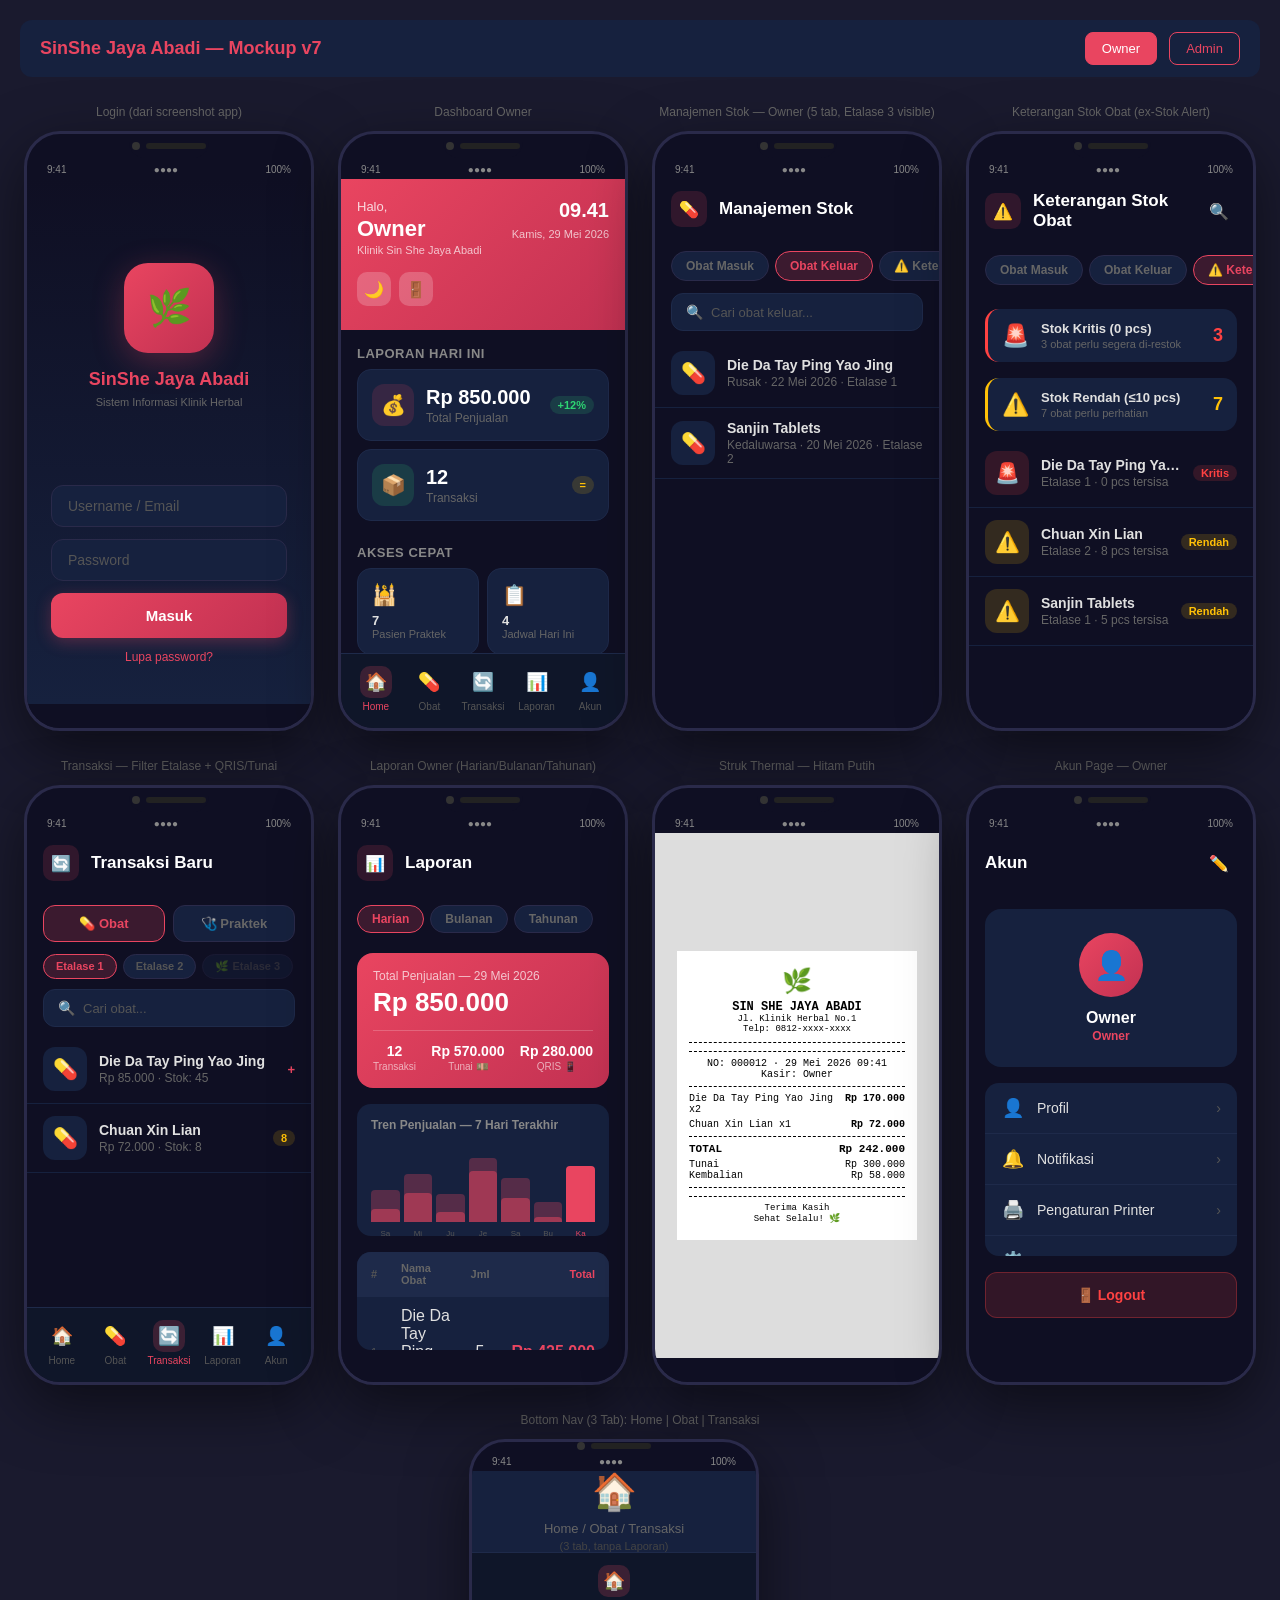
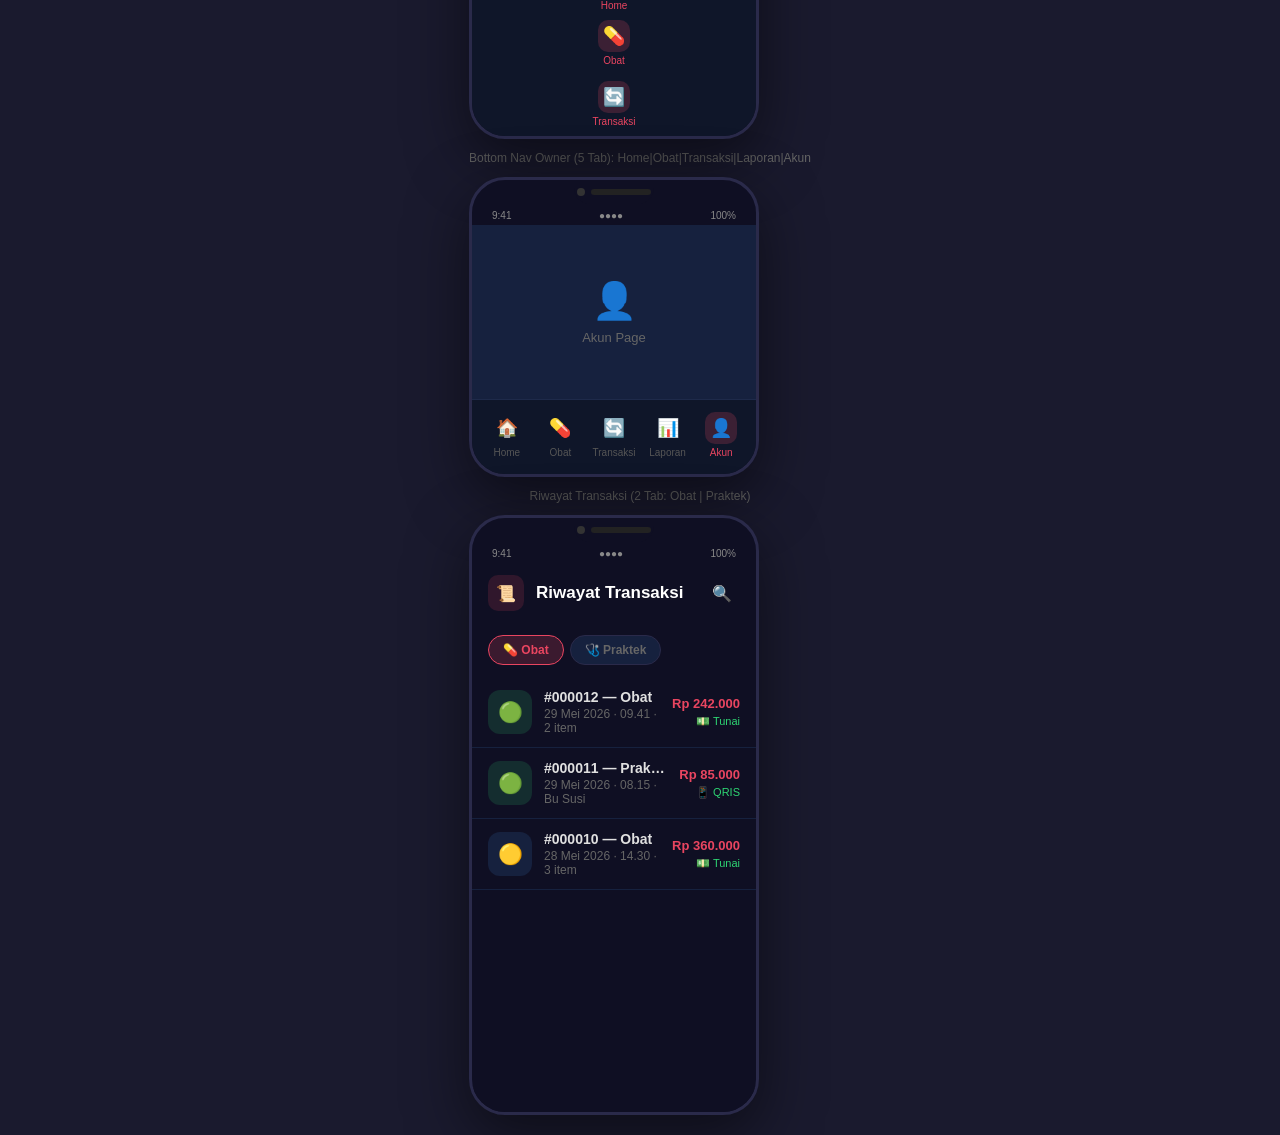
<file: mockup/index.html>
<!DOCTYPE html>
<html lang="id">
<head>
<meta charset="UTF-8">
<meta name="viewport" content="width=device-width, initial-scale=1.0">
<title>SinShe Jaya Abadi — Mockup v7</title>
<style>
  * { margin: 0; padding: 0; box-sizing: border-box; }
  body {
    font-family: 'Segoe UI', Arial, sans-serif;
    background: #1a1a2e;
    color: #e0e0e0;
    padding: 20px;
  }
  .header-bar {
    display: flex;
    align-items: center;
    gap: 12px;
    margin-bottom: 24px;
    padding: 12px 20px;
    background: #16213e;
    border-radius: 12px;
  }
  .header-bar h1 { font-size: 18px; color: #e94560; flex: 1; }
  .header-bar button {
    padding: 8px 16px;
    border: 1px solid #e94560;
    background: transparent;
    color: #e94560;
    border-radius: 8px;
    cursor: pointer;
    font-size: 13px;
  }
  .header-bar button.active {
    background: #e94560;
    color: #fff;
  }
  .screens {
    display: flex;
    gap: 24px;
    flex-wrap: wrap;
    justify-content: center;
  }
  .screen-wrap {
    display: flex;
    flex-direction: column;
    gap: 8px;
  }
  .screen-label {
    font-size: 12px;
    color: #666;
    text-align: center;
    padding: 4px 0;
  }

  /* ===== PHONE FRAME ===== */
  .phone {
    width: 290px;
    height: 600px;
    background: #0f0f23;
    border-radius: 36px;
    border: 3px solid #2a2a4a;
    overflow: hidden;
    position: relative;
    display: flex;
    flex-direction: column;
    box-shadow: 0 20px 60px rgba(0,0,0,0.5);
  }
  .notch {
    width: 80px;
    height: 24px;
    background: #0f0f23;
    border-radius: 0 0 16px 16px;
    margin: 0 auto;
    position: relative;
    z-index: 10;
    display: flex;
    align-items: center;
    justify-content: center;
    gap: 6px;
  }
  .notch::before {
    content: '';
    width: 8px; height: 8px;
    background: #333;
    border-radius: 50%;
  }
  .notch::after {
    content: '';
    width: 60px; height: 6px;
    background: #222;
    border-radius: 3px;
  }
  .status-bar {
    display: flex;
    justify-content: space-between;
    padding: 6px 20px 4px;
    font-size: 10px;
    color: #888;
  }
  .screen-content {
    flex: 1;
    overflow-y: auto;
    display: flex;
    flex-direction: column;
  }
  .safe-bottom {
    height: 24px;
    background: #0f0f23;
    flex-shrink: 0;
  }

  /* ===== LOGIN SCREEN ===== */
  .login-screen {
    flex: 1;
    display: flex;
    flex-direction: column;
    background: linear-gradient(180deg, #0f0f23 0%, #16213e 100%);
  }
  .login-logo-area {
    flex: 1;
    display: flex;
    flex-direction: column;
    align-items: center;
    justify-content: center;
    gap: 16px;
    padding: 24px 24px 16px;
  }
  .login-logo {
    width: 90px;
    height: 90px;
    background: linear-gradient(135deg, #e94560, #c23152);
    border-radius: 24px;
    display: flex;
    align-items: center;
    justify-content: center;
    font-size: 36px;
    box-shadow: 0 8px 32px rgba(233,69,96,0.3);
  }
  .login-logo-text {
    text-align: center;
  }
  .login-logo-text h2 {
    font-size: 18px;
    color: #e94560;
    font-weight: 700;
    margin-bottom: 2px;
  }
  .login-logo-text span {
    font-size: 11px;
    color: #666;
  }
  .login-form {
    padding: 0 24px 24px;
    display: flex;
    flex-direction: column;
    gap: 12px;
  }
  .login-input {
    background: #16213e;
    border: 1px solid #2a2a4a;
    border-radius: 12px;
    padding: 12px 16px;
    color: #ccc;
    font-size: 14px;
    outline: none;
    transition: border 0.2s;
  }
  .login-input:focus { border-color: #e94560; }
  .login-input::placeholder { color: #555; }
  .login-btn {
    background: linear-gradient(135deg, #e94560, #c23152);
    border: none;
    border-radius: 12px;
    padding: 14px;
    color: #fff;
    font-size: 15px;
    font-weight: 600;
    cursor: pointer;
    box-shadow: 0 4px 16px rgba(233,69,96,0.3);
  }
  .login-link {
    text-align: center;
    font-size: 12px;
    color: #555;
    padding-bottom: 16px;
  }
  .login-link a { color: #e94560; text-decoration: none; }

  /* ===== TOP APP BAR ===== */
  .app-bar {
    padding: 12px 16px;
    display: flex;
    align-items: center;
    gap: 12px;
    flex-shrink: 0;
  }
  .app-bar-icon {
    width: 36px; height: 36px;
    background: rgba(233,69,96,0.15);
    border-radius: 10px;
    display: flex;
    align-items: center;
    justify-content: center;
    font-size: 16px;
  }
  .app-bar-title {
    flex: 1;
    font-size: 17px;
    font-weight: 700;
    color: #fff;
  }
  .app-bar-badge {
    width: 8px; height: 8px;
    background: #e94560;
    border-radius: 50%;
    position: absolute;
    top: 10px; right: 58px;
  }
  .app-bar-action {
    width: 36px; height: 36px;
    background: transparent;
    border-radius: 10px;
    display: flex;
    align-items: center;
    justify-content: center;
    color: #888;
    font-size: 16px;
    cursor: pointer;
  }

  /* ===== BOTTOM NAV ===== */
  .bottom-nav {
    display: flex;
    background: #0f1629;
    border-top: 1px solid #1e2a4a;
    padding: 6px 8px 10px;
    flex-shrink: 0;
  }
  .nav-item {
    flex: 1;
    display: flex;
    flex-direction: column;
    align-items: center;
    gap: 3px;
    padding: 6px 4px;
    cursor: pointer;
    border-radius: 8px;
    transition: all 0.2s;
  }
  .nav-item.active .nav-icon-wrap {
    background: rgba(233,69,96,0.2);
    color: #e94560;
  }
  .nav-item.active .nav-label { color: #e94560; }
  .nav-icon-wrap {
    width: 32px; height: 32px;
    display: flex;
    align-items: center;
    justify-content: center;
    border-radius: 10px;
    font-size: 18px;
    color: #555;
    transition: all 0.2s;
  }
  .nav-label {
    font-size: 10px;
    color: #555;
    font-weight: 500;
  }

  /* ===== CARD COMPONENTS ===== */
  .section-title {
    font-size: 13px;
    color: #888;
    font-weight: 600;
    letter-spacing: 0.5px;
    text-transform: uppercase;
    padding: 16px 16px 8px;
  }
  .metric-card {
    margin: 0 16px 8px;
    background: #16213e;
    border-radius: 14px;
    padding: 14px;
    border: 1px solid #1e2a4a;
    display: flex;
    align-items: center;
    gap: 12px;
  }
  .metric-icon {
    width: 42px; height: 42px;
    border-radius: 12px;
    display: flex;
    align-items: center;
    justify-content: center;
    font-size: 20px;
    flex-shrink: 0;
  }
  .metric-info { flex: 1; }
  .metric-value {
    font-size: 20px;
    font-weight: 700;
    color: #fff;
    line-height: 1.2;
  }
  .metric-label {
    font-size: 12px;
    color: #666;
    margin-top: 2px;
  }
  .metric-trend {
    font-size: 11px;
    padding: 3px 8px;
    border-radius: 20px;
    font-weight: 600;
  }
  .trend-up { background: rgba(46,213,115,0.15); color: #2ed573; }
  .trend-down { background: rgba(255,66,66,0.15); color: #ff4242; }
  .trend-neutral { background: rgba(255,193,7,0.15); color: #ffc107; }

  /* ===== DASHBOARD OWNER ===== */
  .owner-header {
    background: linear-gradient(135deg, #e94560, #c23152);
    padding: 20px 16px 24px;
    position: relative;
    flex-shrink: 0;
  }
  .owner-header-top {
    display: flex;
    justify-content: space-between;
    align-items: flex-start;
    margin-bottom: 16px;
  }
  .owner-greeting { color: rgba(255,255,255,0.8); font-size: 13px; }
  .owner-name { color: #fff; font-size: 22px; font-weight: 700; margin-top: 2px; }
  .owner-clinic { color: rgba(255,255,255,0.7); font-size: 11px; margin-top: 2px; }
  .header-right {
    display: flex;
    flex-direction: column;
    align-items: flex-end;
    gap: 6px;
  }
  .header-clock {
    font-size: 20px;
    font-weight: 700;
    color: #fff;
    font-variant-numeric: tabular-nums;
  }
  .header-date {
    font-size: 11px;
    color: rgba(255,255,255,0.7);
    text-align: right;
  }
  .header-actions {
    display: flex;
    gap: 8px;
    margin-top: 4px;
  }
  .header-icon-btn {
    width: 34px; height: 34px;
    background: rgba(255,255,255,0.2);
    border-radius: 10px;
    display: flex;
    align-items: center;
    justify-content: center;
    font-size: 16px;
    color: #fff;
    cursor: pointer;
    border: none;
  }

  /* ===== TAB STRIP ===== */
  .tab-strip {
    display: flex;
    gap: 6px;
    padding: 12px 16px;
    overflow-x: auto;
    flex-shrink: 0;
  }
  .tab-strip::-webkit-scrollbar { display: none; }
  .tab-chip {
    padding: 7px 14px;
    border-radius: 20px;
    font-size: 12px;
    font-weight: 600;
    white-space: nowrap;
    cursor: pointer;
    transition: all 0.2s;
    border: 1px solid #2a2a4a;
    background: #16213e;
    color: #666;
    flex-shrink: 0;
  }
  .tab-chip.active {
    background: rgba(233,69,96,0.2);
    border-color: #e94560;
    color: #e94560;
  }

  /* ===== LIST ITEMS ===== */
  .list-item {
    display: flex;
    align-items: center;
    gap: 12px;
    padding: 12px 16px;
    border-bottom: 1px solid #16213e;
    cursor: pointer;
  }
  .list-item:last-child { border-none; }
  .list-thumb {
    width: 44px; height: 44px;
    border-radius: 12px;
    background: #16213e;
    display: flex;
    align-items: center;
    justify-content: center;
    font-size: 20px;
    flex-shrink: 0;
    overflow: hidden;
  }
  .list-thumb img { width: 100%; height: 100%; object-fit: cover; }
  .list-info { flex: 1; min-width: 0; }
  .list-title {
    font-size: 14px;
    font-weight: 600;
    color: #e0e0e0;
    white-space: nowrap;
    overflow: hidden;
    text-overflow: ellipsis;
  }
  .list-sub {
    font-size: 12px;
    color: #666;
    margin-top: 2px;
  }
  .list-meta {
    display: flex;
    flex-direction: column;
    align-items: flex-end;
    gap: 4px;
  }
  .list-price {
    font-size: 13px;
    font-weight: 700;
    color: #e94560;
  }
  .stok-badge {
    padding: 2px 8px;
    border-radius: 10px;
    font-size: 11px;
    font-weight: 600;
  }
  .stok-ok { background: rgba(46,213,115,0.15); color: #2ed573; }
  .stok-low { background: rgba(255,193,7,0.15); color: #ffc107; }
  .stok-critical { background: rgba(255,66,66,0.15); color: #ff4242; }

  /* ===== TRANSAKSI ===== */
  .transaksi-header {
    display: flex;
    gap: 8px;
    padding: 12px 16px;
    flex-shrink: 0;
  }
  .type-btn {
    flex: 1;
    padding: 10px;
    border-radius: 12px;
    text-align: center;
    font-size: 13px;
    font-weight: 600;
    cursor: pointer;
    border: 1px solid #2a2a4a;
    background: #16213e;
    color: #666;
    transition: all 0.2s;
    display: flex;
    align-items: center;
    justify-content: center;
    gap: 6px;
  }
  .type-btn.active {
    background: rgba(233,69,96,0.2);
    border-color: #e94560;
    color: #e94560;
  }
  .etalase-select {
    display: flex;
    gap: 6px;
    padding: 0 16px 10px;
    overflow-x: auto;
    flex-shrink: 0;
  }
  .etalase-pill {
    padding: 5px 12px;
    border-radius: 14px;
    font-size: 11px;
    font-weight: 600;
    cursor: pointer;
    border: 1px solid #2a2a4a;
    background: #16213e;
    color: #555;
    white-space: nowrap;
    flex-shrink: 0;
  }
  .etalase-pill.active {
    background: rgba(233,69,96,0.2);
    border-color: #e94560;
    color: #e94560;
  }
  .etalase-pill.disabled {
    opacity: 0.4;
    pointer-events: none;
  }
  .search-bar {
    margin: 0 16px 8px;
    display: flex;
    align-items: center;
    gap: 8px;
    background: #16213e;
    border-radius: 12px;
    padding: 10px 14px;
    border: 1px solid #1e2a4a;
  }
  .search-bar input {
    flex: 1;
    background: transparent;
    border: none;
    outline: none;
    color: #ccc;
    font-size: 13px;
  }
  .search-bar input::placeholder { color: #555; }
  .search-icon { color: #555; font-size: 14px; }

  /* ===== KETERANGAN STOK ===== */
  .alert-card {
    margin: 8px 16px;
    background: #16213e;
    border-radius: 14px;
    padding: 12px 14px;
    border-left: 3px solid;
    display: flex;
    align-items: center;
    gap: 12px;
  }
  .alert-card.warn { border-left-color: #ffc107; }
  .alert-card.critical { border-left-color: #ff4242; }
  .alert-icon {
    font-size: 22px;
    flex-shrink: 0;
  }
  .alert-info { flex: 1; }
  .alert-title { font-size: 13px; font-weight: 600; color: #e0e0e0; }
  .alert-sub { font-size: 11px; color: #666; margin-top: 2px; }
  .alert-count {
    font-size: 18px;
    font-weight: 700;
  }
  .alert-count.warn { color: #ffc107; }
  .alert-count.critical { color: #ff4242; }

  /* ===== LAPORAN SECTION ===== */
  .date-range-tabs {
    display: flex;
    gap: 6px;
    padding: 12px 16px;
    flex-shrink: 0;
  }
  .range-tab {
    padding: 6px 14px;
    border-radius: 20px;
    font-size: 12px;
    font-weight: 600;
    cursor: pointer;
    background: #16213e;
    color: #666;
    border: 1px solid #2a2a4a;
  }
  .range-tab.active {
    background: rgba(233,69,96,0.2);
    border-color: #e94560;
    color: #e94560;
  }
  .laporan-summary {
    margin: 8px 16px;
    background: linear-gradient(135deg, #e94560, #c23152);
    border-radius: 16px;
    padding: 16px;
  }
  .laporan-summary .label {
    font-size: 12px;
    color: rgba(255,255,255,0.7);
  }
  .laporan-summary .nominal {
    font-size: 26px;
    font-weight: 700;
    color: #fff;
    margin-top: 4px;
  }
  .laporan-summary .detail {
    display: flex;
    justify-content: space-between;
    margin-top: 12px;
    padding-top: 12px;
    border-top: 1px solid rgba(255,255,255,0.2);
  }
  .laporan-summary .detail-item {
    text-align: center;
  }
  .laporan-summary .detail-value {
    font-size: 14px;
    font-weight: 700;
    color: #fff;
  }
  .laporan-summary .detail-label {
    font-size: 10px;
    color: rgba(255,255,255,0.6);
    margin-top: 2px;
  }
  .laporan-chart {
    margin: 8px 16px;
    background: #16213e;
    border-radius: 14px;
    padding: 14px;
  }
  .chart-title {
    font-size: 12px;
    color: #888;
    font-weight: 600;
    margin-bottom: 10px;
  }
  .bar-chart { display: flex; align-items: flex-end; gap: 4px; height: 80px; }
  .bar {
    flex: 1;
    border-radius: 4px 4px 0 0;
    background: rgba(233,69,96,0.3);
    position: relative;
  }
  .bar .bar-fill {
    position: absolute;
    bottom: 0;
    left: 0; right: 0;
    border-radius: 4px 4px 0 0;
    background: #e9456080;
  }
  .bar .bar-label {
    position: absolute;
    bottom: -16px;
    left: 0; right: 0;
    text-align: center;
    font-size: 8px;
    color: #555;
  }
  .laporan-table {
    margin: 8px 16px;
    background: #16213e;
    border-radius: 14px;
    overflow: hidden;
  }
  .table-row {
    display: flex;
    align-items: center;
    padding: 10px 14px;
    border-bottom: 1px solid #1e2a4a;
  }
  .table-row:last-child { border: none; }
  .table-header { background: #1e2a4a; font-size: 11px; color: #666; font-weight: 600; }
  .table-cell { font-size: 12px; color: #ccc; }
  .col-no { width: 30px; font-size: 11px; color: #555; }
  .col-name { flex: 1; }
  .col-qty { width: 50px; text-align: center; }
  .col-total { width: 90px; text-align: right; font-weight: 600; color: #e94560; }

  /* ===== STRUK HITAM PUTIH ===== */
  .struk-bw {
    width: 240px;
    background: #fff;
    color: #000;
    padding: 16px 12px;
    font-family: 'Courier New', monospace;
    font-size: 11px;
  }
  .struk-header { text-align: center; border-bottom: 1px dashed #000; padding-bottom: 8px; margin-bottom: 8px; }
  .struk-logo { font-size: 24px; margin-bottom: 4px; }
  .struk-clinic { font-size: 12px; font-weight: bold; }
  .struk-address { font-size: 9px; }
  .struk-divider { border: none; border-top: 1px dashed #000; margin: 6px 0; }
  .struk-items { }
  .struk-item { display: flex; justify-content: space-between; margin-bottom: 4px; }
  .struk-item-name { flex: 1; font-size: 10px; }
  .struk-item-price { font-size: 10px; font-weight: bold; }
  .struk-total { display: flex; justify-content: space-between; font-weight: bold; margin-top: 6px; }
  .struk-footer { margin-top: 8px; text-align: center; font-size: 9px; border-top: 1px dashed #000; padding-top: 6px; }

  /* ===== AKUN PAGE ===== */
  .akun-header {
    display: flex;
    flex-direction: column;
    align-items: center;
    padding: 24px 16px;
    background: #16213e;
    margin: 16px;
    border-radius: 16px;
  }
  .akun-avatar {
    width: 64px;
    height: 64px;
    border-radius: 50%;
    background: linear-gradient(135deg, #e94560, #c23152);
    display: flex;
    align-items: center;
    justify-content: center;
    font-size: 28px;
    margin-bottom: 12px;
  }
  .akun-name { font-size: 16px; font-weight: 700; color: #fff; }
  .akun-role { font-size: 12px; color: #e94560; margin-top: 2px; font-weight: 600; }
  .akun-menu {
    margin: 0 16px;
    background: #16213e;
    border-radius: 14px;
    overflow: hidden;
    margin-bottom: 8px;
  }
  .akun-menu-item {
    display: flex;
    align-items: center;
    gap: 12px;
    padding: 14px 16px;
    border-bottom: 1px solid #1e2a4a;
    cursor: pointer;
  }
  .akun-menu-item:last-child { border: none; }
  .akun-menu-icon { font-size: 18px; color: #e94560; width: 24px; text-align: center; }
  .akun-menu-label { flex: 1; font-size: 14px; color: #e0e0e0; }
  .akun-menu-arrow { color: #555; font-size: 14px; }
  .logout-btn {
    margin: 8px 16px 16px;
    padding: 14px;
    background: rgba(255,66,66,0.15);
    border: 1px solid rgba(255,66,66,0.3);
    border-radius: 12px;
    text-align: center;
    color: #ff4242;
    font-size: 14px;
    font-weight: 600;
    cursor: pointer;
  }

  /* ===== SCREEN DIVIDER ===== */
  .role-label {
    display: inline-block;
    padding: 4px 12px;
    background: #16213e;
    border-radius: 20px;
    font-size: 11px;
    font-weight: 600;
    color: #e94560;
    border: 1px solid #e94560;
    margin-bottom: 8px;
  }
</style>
</head>
<body>

<div class="header-bar">
  <h1>SinShe Jaya Abadi — Mockup v7</h1>
  <button class="active" onclick="showRole('owner')">Owner</button>
  <button onclick="showRole('admin')">Admin</button>
</div>

<div class="screens" id="screens">




<!-- ============================================================
     SCREEN 2: LOGIN
     ============================================================ -->
<div class="screen-wrap owner" id="login-screen-owner">
  <div class="screen-label">Login (dari screenshot app)</div>
  <div class="phone">
    <div class="notch"></div>
    <div class="status-bar">
      <span>9:41</span><span>●●●●</span><span>100%</span>
    </div>
    <div class="screen-content">
      <div class="login-screen">
        <div class="login-logo-area">
          <div class="login-logo">🌿</div>
          <div class="login-logo-text">
            <h2>SinShe Jaya Abadi</h2>
            <span>Sistem Informasi Klinik Herbal</span>
          </div>
        </div>
        <div class="login-form">
          <input class="login-input" type="text" placeholder="Username / Email" />
          <input class="login-input" type="password" placeholder="Password" />
          <button class="login-btn">Masuk</button>
          <div class="login-link">
            <a href="#">Lupa password?</a>
          </div>
        </div>
      </div>
    </div>
    <div class="safe-bottom"></div>
  </div>
</div>

<!-- ============================================================
     SCREEN 3: DASHBOARD OWNER
     ============================================================ -->
<div class="screen-wrap owner" id="dashboard-owner">
  <div class="screen-label">Dashboard Owner</div>
  <div class="phone">
    <div class="notch"></div>
    <div class="status-bar">
      <span>9:41</span><span>●●●●</span><span>100%</span>
    </div>
    <div class="screen-content">
      <!-- Header Card -->
      <div class="owner-header">
        <div class="owner-header-top">
          <div>
            <div class="owner-greeting">Halo,</div>
            <div class="owner-name">Owner</div>
            <div class="owner-clinic">Klinik Sin She Jaya Abadi</div>
          </div>
          <div class="header-right">
            <div class="header-clock">09.41</div>
            <div class="header-date">Kamis, 29 Mei 2026</div>
          </div>
        </div>
        <div class="header-actions">
          <button class="header-icon-btn">🌙</button>
          <button class="header-icon-btn">🚪</button>
        </div>
      </div>

      <!-- Summary Cards -->
      <div class="section-title">Laporan Hari Ini</div>

      <div class="metric-card">
        <div class="metric-icon" style="background: rgba(233,69,96,0.15); color: #e94560;">
          💰
        </div>
        <div class="metric-info">
          <div class="metric-value">Rp 850.000</div>
          <div class="metric-label">Total Penjualan</div>
        </div>
        <div class="metric-trend trend-up">+12%</div>
      </div>

      <div class="metric-card">
        <div class="metric-icon" style="background: rgba(46,213,115,0.15); color: #2ed573;">
          📦
        </div>
        <div class="metric-info">
          <div class="metric-value">12</div>
          <div class="metric-label">Transaksi</div>
        </div>
        <div class="metric-trend trend-neutral">=</div>
      </div>

      <div class="section-title">Akses Cepat</div>

      <div style="padding: 0 16px; display: grid; grid-template-columns: 1fr 1fr; gap: 8px;">
        <div style="background:#16213e; border-radius:14px; padding:14px; border:1px solid #1e2a4a;">
          <div style="font-size:20px; margin-bottom:6px;">🕌</div>
          <div style="font-size:13px; font-weight:600; color:#e0e0e0;">7</div>
          <div style="font-size:11px; color:#666;">Pasien Praktek</div>
        </div>
        <div style="background:#16213e; border-radius:14px; padding:14px; border:1px solid #1e2a4a;">
          <div style="font-size:20px; margin-bottom:6px;">📋</div>
          <div style="font-size:13px; font-weight:600; color:#e0e0e0;">4</div>
          <div style="font-size:11px; color:#666;">Jadwal Hari Ini</div>
        </div>
        <div style="background:#16213e; border-radius:14px; padding:14px; border:1px solid #1e2a4a;">
          <div style="font-size:20px; margin-bottom:6px;">🔔</div>
          <div style="font-size:13px; font-weight:600; color:#e0e0e0;">3</div>
          <div style="font-size:11px; color:#e94560;">Stok Rendah</div>
        </div>
        <div style="background:#16213e; border-radius:14px; padding:14px; border:1px solid #1e2a4a;">
          <div style="font-size:20px; margin-bottom:6px;">💳</div>
          <div style="font-size:13px; font-weight:600; color:#e0e0e0;">Rp 280.000</div>
          <div style="font-size:11px; color:#666;">QRIS</div>
        </div>
      </div>

      <div style="height: 16px;"></div>
    </div>

    <!-- Bottom Nav -->
    <div class="bottom-nav">
      <div class="nav-item active">
        <div class="nav-icon-wrap">🏠</div>
        <div class="nav-label">Home</div>
      </div>
      <div class="nav-item">
        <div class="nav-icon-wrap">💊</div>
        <div class="nav-label">Obat</div>
      </div>
      <div class="nav-item">
        <div class="nav-icon-wrap">🔄</div>
        <div class="nav-label">Transaksi</div>
      </div>
      <div class="nav-item">
        <div class="nav-icon-wrap">📊</div>
        <div class="nav-label">Laporan</div>
      </div>
      <div class="nav-item">
        <div class="nav-icon-wrap">👤</div>
        <div class="nav-label">Akun</div>
      </div>
    </div>
  </div>
</div>

<!-- ============================================================
     SCREEN 4: DASHBOARD ADMIN
     ============================================================ -->
<div class="screen-wrap admin" id="dashboard-admin">
  <div class="screen-label">Dashboard Admin</div>
  <div class="phone">
    <div class="notch"></div>
    <div class="status-bar">
      <span>9:41</span><span>●●●●</span><span>100%</span>
    </div>
    <div class="screen-content">
      <div class="owner-header">
        <div class="owner-header-top">
          <div>
            <div class="owner-greeting">Halo,</div>
            <div class="owner-name">Petugas</div>
            <div class="owner-clinic">Klinik Sin She Jaya Abadi</div>
          </div>
          <div class="header-right">
            <div class="header-clock">09.41</div>
            <div class="header-date">Kamis, 29 Mei 2026</div>
          </div>
        </div>
      </div>

      <div class="section-title">Jadwal Hari Ini</div>
      <div class="list-item">
        <div class="list-thumb" style="background: rgba(46,213,115,0.15); color: #2ed573;">🟢</div>
        <div class="list-info">
          <div class="list-title">Bu Susi — Praktek</div>
          <div class="list-sub">09.00 WIB</div>
        </div>
        <div class="stok-badge stok-ok">Hadir</div>
      </div>
      <div class="list-item">
        <div class="list-thumb" style="background: rgba(255,193,7,0.15); color: #ffc107;">🟡</div>
        <div class="list-info">
          <div class="list-title">Pak Budi — Konsul</div>
          <div class="list-sub">10.00 WIB</div>
        </div>
        <div class="stok-badge stok-low">Menunggu</div>
      </div>

      <div class="section-title">Ringkasan</div>
      <div style="padding: 0 16px; display: grid; grid-template-columns: 1fr 1fr; gap: 8px;">
        <div style="background:#16213e; border-radius:14px; padding:14px; border:1px solid #1e2a4a;">
          <div style="font-size:20px; margin-bottom:6px;">🕌</div>
          <div style="font-size:13px; font-weight:600; color:#e0e0e0;">7</div>
          <div style="font-size:11px; color:#666;">Pasien Praktek</div>
        </div>
        <div style="background:#16213e; border-radius:14px; padding:14px; border:1px solid #1e2a4a;">
          <div style="font-size:20px; margin-bottom:6px;">📋</div>
          <div style="font-size:13px; font-weight:600; color:#e0e0e0;">4</div>
          <div style="font-size:11px; color:#666;">Jadwal</div>
        </div>
      </div>
    </div>
    <div class="bottom-nav">
      <div class="nav-item active">
        <div class="nav-icon-wrap">🏠</div>
        <div class="nav-label">Home</div>
      </div>
      <div class="nav-item">
        <div class="nav-icon-wrap">💊</div>
        <div class="nav-label">Obat</div>
      </div>
      <div class="nav-item">
        <div class="nav-icon-wrap">🔄</div>
        <div class="nav-label">Transaksi</div>
      </div>
      <div class="nav-item">
        <div class="nav-icon-wrap">💻</div>
        <div class="nav-label">Akun</div>
      </div>
    </div>
  </div>
</div>

<!-- ============================================================
     SCREEN 5: MANAJEMEN STOK (5 TAB)
     Obat Masuk | Obat Keluar | Keterangan Stok | Sinkronisasi
     + TAB ETALASE 3 (Owner only)
     ============================================================ -->
<div class="screen-wrap owner" id="manajemen-stok">
  <div class="screen-label">Manajemen Stok — Owner (5 tab, Etalase 3 visible)</div>
  <div class="phone">
    <div class="notch"></div>
    <div class="status-bar"><span>9:41</span><span>●●●●</span><span>100%</span></div>
    <div class="screen-content">
      <div class="app-bar" style="background:#0f0f23;">
        <div class="app-bar-icon">💊</div>
        <div class="app-bar-title">Manajemen Stok</div>
      </div>
      <div class="tab-strip">
        <div class="tab-chip">Obat Masuk</div>
        <div class="tab-chip active">Obat Keluar</div>
        <div class="tab-chip">⚠️ Keterangan Stok</div>
        <div class="tab-chip">Sinkronisasi</div>
        <div class="tab-chip" style="background:rgba(233,69,96,0.2); border-color:#e94560; color:#e94560;">🌿 Etalase 3</div>
      </div>
      <div class="search-bar">
        <span class="search-icon">🔍</span>
        <input placeholder="Cari obat keluar..." />
      </div>
      <div class="list-item">
        <div class="list-thumb">💊</div>
        <div class="list-info">
          <div class="list-title">Die Da Tay Ping Yao Jing</div>
          <div class="list-sub">Rusak · 22 Mei 2026 · Etalase 1</div>
        </div>
      </div>
      <div class="list-item">
        <div class="list-thumb">💊</div>
        <div class="list-info">
          <div class="list-title">Sanjin Tablets</div>
          <div class="list-sub">Kedaluwarsa · 20 Mei 2026 · Etalase 2</div>
        </div>
      </div>
    </div>
    <div class="safe-bottom"></div>
  </div>
</div>

<!-- ============================================================
     SCREEN 5b: MANAJEMEN STOK — ADMIN (4 tab, Etalase 3 HIDDEN)
     ============================================================ -->
<div class="screen-wrap admin" id="manajemen-stok-admin">
  <div class="screen-label">Manajemen Stok — Admin (4 tab, Etalase 3 NOT visible)</div>
  <div class="phone">
    <div class="notch"></div>
    <div class="status-bar"><span>9:41</span><span>●●●●</span><span>100%</span></div>
    <div class="screen-content">
      <div class="app-bar" style="background:#0f0f23;">
        <div class="app-bar-icon">💊</div>
        <div class="app-bar-title">Manajemen Stok</div>
      </div>
      <div class="tab-strip">
        <div class="tab-chip active">Obat Masuk</div>
        <div class="tab-chip">Obat Keluar</div>
        <div class="tab-chip">⚠️ Keterangan Stok</div>
        <div class="tab-chip">Sinkronisasi</div>
      </div>
      <div class="list-item">
        <div class="list-thumb">💊</div>
        <div class="list-info">
          <div class="list-title">OB-001 — Pengadaan Baru</div>
          <div class="list-sub">20 Apr 2026 · +120 box</div>
        </div>
      </div>
      <div class="list-item" style="color:#555; font-size:12px; padding:6px 16px; border:none;">
        ✅ Petugas TIDAK melihat tab Etalase 3 — murni milik Owner
      </div>
    </div>
    <div class="safe-bottom"></div>
  </div>
</div>

<!-- ============================================================
     SCREEN 6: KETERANGAN STOK (ALERT)
     ============================================================ -->
<div class="screen-wrap owner" id="keterangan-stok">
  <div class="screen-label">Keterangan Stok Obat (ex-Stok Alert)</div>
  <div class="phone">
    <div class="notch"></div>
    <div class="status-bar"><span>9:41</span><span>●●●●</span><span>100%</span></div>
    <div class="screen-content">
      <div class="app-bar" style="background:#0f0f23;">
        <div class="app-bar-icon">⚠️</div>
        <div class="app-bar-title">Keterangan Stok Obat</div>
        <div class="app-bar-action">🔍</div>
      </div>

      <div class="tab-strip">
        <div class="tab-chip">Obat Masuk</div>
        <div class="tab-chip">Obat Keluar</div>
        <div class="tab-chip active">⚠️ Keterangan Stok</div>
        <div class="tab-chip">Sinkronisasi</div>
      </div>

      <!-- Critical Alert Box -->
      <div class="alert-card critical" style="margin-top:12px;">
        <div class="alert-icon">🚨</div>
        <div class="alert-info">
          <div class="alert-title">Stok Kritis (0 pcs)</div>
          <div class="alert-sub">3 obat perlu segera di-restok</div>
        </div>
        <div class="alert-count critical">3</div>
      </div>

      <!-- Warning Alert Box -->
      <div class="alert-card warn" style="margin-top:8px;">
        <div class="alert-icon">⚠️</div>
        <div class="alert-info">
          <div class="alert-title">Stok Rendah (≤10 pcs)</div>
          <div class="alert-sub">7 obat perlu perhatian</div>
        </div>
        <div class="alert-count warn">7</div>
      </div>

      <!-- Item List -->
      <div class="list-item">
        <div class="list-thumb" style="background:rgba(255,66,66,0.15); color:#ff4242;">🚨</div>
        <div class="list-info">
          <div class="list-title">Die Da Tay Ping Yao Jing</div>
          <div class="list-sub">Etalase 1 · 0 pcs tersisa</div>
        </div>
        <div><div class="stok-badge stok-critical">Kritis</div></div>
      </div>
      <div class="list-item">
        <div class="list-thumb" style="background:rgba(255,193,7,0.15); color:#ffc107;">⚠️</div>
        <div class="list-info">
          <div class="list-title">Chuan Xin Lian</div>
          <div class="list-sub">Etalase 2 · 8 pcs tersisa</div>
        </div>
        <div><div class="stok-badge stok-low">Rendah</div></div>
      </div>
      <div class="list-item">
        <div class="list-thumb" style="background:rgba(255,193,7,0.15); color:#ffc107;">⚠️</div>
        <div class="list-info">
          <div class="list-title">Sanjin Tablets</div>
          <div class="list-sub">Etalase 1 · 5 pcs tersisa</div>
        </div>
        <div><div class="stok-badge stok-low">Rendah</div></div>
      </div>
    </div>
    <div class="safe-bottom"></div>
  </div>
</div>

<!-- ============================================================
     SCREEN 7: TRANSAKSI (dengan filter etalase)
  ============================================================ -->
<div class="screen-wrap owner" id="transaksi-screen">
  <div class="screen-label">Transaksi — Filter Etalase + QRIS/Tunai</div>
  <div class="phone">
    <div class="notch"></div>
    <div class="status-bar"><span>9:41</span><span>●●●●</span><span>100%</span></div>
    <div class="screen-content">
      <div class="app-bar" style="background:#0f0f23;">
        <div class="app-bar-icon">🔄</div>
        <div class="app-bar-title">Transaksi Baru</div>
      </div>

      <!-- Transaksi Type -->
      <div class="transaksi-header">
        <div class="type-btn active">💊 Obat</div>
        <div class="type-btn">🩺 Praktek</div>
      </div>

      <!-- Etalase Filter -->
      <div class="etalase-select">
        <div class="etalase-pill active">Etalase 1</div>
        <div class="etalase-pill">Etalase 2</div>
        <div class="etalase-pill disabled" title="Etalase 3 — Racikan/Owner">🌿 Etalase 3</div>
      </div>

      <!-- Search -->
      <div class="search-bar">
        <span class="search-icon">🔍</span>
        <input placeholder="Cari obat..." />
      </div>

      <!-- Item List -->
      <div class="list-item">
        <div class="list-thumb">💊</div>
        <div class="list-info">
          <div class="list-title">Die Da Tay Ping Yao Jing</div>
          <div class="list-sub">Rp 85.000 · Stok: 45</div>
        </div>
        <div class="list-price">+</div>
      </div>
      <div class="list-item">
        <div class="list-thumb">💊</div>
        <div class="list-info">
          <div class="list-title">Chuan Xin Lian</div>
          <div class="list-sub">Rp 72.000 · Stok: 8</div>
        </div>
        <div class="stok-badge stok-low">8</div>
      </div>
    </div>

    <!-- Bottom Nav -->
    <div class="bottom-nav">
      <div class="nav-item">
        <div class="nav-icon-wrap">🏠</div>
        <div class="nav-label">Home</div>
      </div>
      <div class="nav-item">
        <div class="nav-icon-wrap">💊</div>
        <div class="nav-label">Obat</div>
      </div>
      <div class="nav-item active">
        <div class="nav-icon-wrap">🔄</div>
        <div class="nav-label">Transaksi</div>
      </div>
      <div class="nav-item">
        <div class="nav-icon-wrap">📊</div>
        <div class="nav-label">Laporan</div>
      </div>
      <div class="nav-item">
        <div class="nav-icon-wrap">👤</div>
        <div class="nav-label">Akun</div>
      </div>
    </div>
  </div>
</div>

<!-- ============================================================
     SCREEN 8: LAPORAN OWNER
     ============================================================ -->
<div class="screen-wrap owner" id="laporan-owner">
  <div class="screen-label">Laporan Owner (Harian/Bulanan/Tahunan)</div>
  <div class="phone">
    <div class="notch"></div>
    <div class="status-bar"><span>9:41</span><span>●●●●</span><span>100%</span></div>
    <div class="screen-content">
      <div class="app-bar" style="background:#0f0f23;">
        <div class="app-bar-icon">📊</div>
        <div class="app-bar-title">Laporan</div>
      </div>

      <div class="date-range-tabs">
        <div class="range-tab active">Harian</div>
        <div class="range-tab">Bulanan</div>
        <div class="range-tab">Tahunan</div>
      </div>

      <!-- Summary Card -->
      <div class="laporan-summary">
        <div class="label">Total Penjualan — 29 Mei 2026</div>
        <div class="nominal">Rp 850.000</div>
        <div class="detail">
          <div class="detail-item">
            <div class="detail-value">12</div>
            <div class="detail-label">Transaksi</div>
          </div>
          <div class="detail-item">
            <div class="detail-value">Rp 570.000</div>
            <div class="detail-label">Tunai 💵</div>
          </div>
          <div class="detail-item">
            <div class="detail-value">Rp 280.000</div>
            <div class="detail-label">QRIS 📱</div>
          </div>
        </div>
      </div>

      <!-- Chart -->
      <div class="laporan-chart">
        <div class="chart-title">Tren Penjualan — 7 Hari Terakhir</div>
        <div class="bar-chart">
          <div class="bar" style="height:40%"><div class="bar-fill" style="height:40%"></div><div class="bar-label">Sa</div></div>
          <div class="bar" style="height:60%"><div class="bar-fill" style="height:60%"></div><div class="bar-label">Mi</div></div>
          <div class="bar" style="height:35%"><div class="bar-fill" style="height:35%"></div><div class="bar-label">Ju</div></div>
          <div class="bar" style="height:80%"><div class="bar-fill" style="height:80%"></div><div class="bar-label">Je</div></div>
          <div class="bar" style="height:55%"><div class="bar-fill" style="height:55%"></div><div class="bar-label">Sa</div></div>
          <div class="bar" style="height:25%"><div class="bar-fill" style="height:25%"></div><div class="bar-label">Bu</div></div>
          <div class="bar" style="height:70%; background:#e94560;"><div class="bar-fill" style="height:70%; background:#e94560;"></div><div class="bar-label" style="color:#e94560;">Ka</div></div>
        </div>
      </div>

      <!-- Detail Table -->
      <div class="laporan-table">
        <div class="table-row table-header">
          <div class="col-no">#</div>
          <div class="col-name">Nama Obat</div>
          <div class="col-qty">Jml</div>
          <div class="col-total">Total</div>
        </div>
        <div class="table-row">
          <div class="col-no">1</div>
          <div class="col-name">Die Da Tay Ping Yoo Jing</div>
          <div class="col-qty">5</div>
          <div class="col-total">Rp 425.000</div>
        </div>
        <div class="table-row">
          <div class="col-no">2</div>
          <div class="col-name">Chuan Xin Lian</div>
          <div class="col-qty">3</div>
          <div class="col-total">Rp 216.000</div>
        </div>
      </div>
    </div>
    <div class="safe-bottom"></div>
  </div>
</div>

<!-- ============================================================
     SCREEN 9: STRUK THERMAL HITAM PUTIH
     ============================================================ -->
<div class="screen-wrap owner" id="struk-bw">
  <div class="screen-label">Struk Thermal — Hitam Putih</div>
  <div class="phone">
    <div class="notch"></div>
    <div class="status-bar"><span>9:41</span><span>●●●●</span><span>100%</span></div>
    <div class="screen-content" style="background:#ddd; display:flex; align-items:center; justify-content:center; padding:16px;">
      <div class="struk-bw">
        <div class="struk-header">
          <div class="struk-logo">🌿</div>
          <div class="struk-clinic">SIN SHE JAYA ABADI</div>
          <div class="struk-address">Jl. Klinik Herbal No.1<br>Telp: 0812-xxxx-xxxx</div>
        </div>
        <hr class="struk-divider">
        <div style="text-align:center; font-size:10px;">NO: 000012 · 29 Mei 2026 09:41</div>
        <div style="text-align:center; font-size:10px;">Kasir: Owner</div>
        <hr class="struk-divider">
        <div class="struk-items">
          <div class="struk-item">
            <div class="struk-item-name">Die Da Tay Ping Yao Jing x2</div>
            <div class="struk-item-price">Rp 170.000</div>
          </div>
          <div class="struk-item">
            <div class="struk-item-name">Chuan Xin Lian x1</div>
            <div class="struk-item-price">Rp 72.000</div>
          </div>
        </div>
        <hr class="struk-divider">
        <div class="struk-total">
          <span>TOTAL</span>
          <span>Rp 242.000</span>
        </div>
        <div style="display:flex; justify-content:space-between; font-size:10px; margin-top:4px;">
          <span>Tunai</span><span>Rp 300.000</span>
        </div>
        <div style="display:flex; justify-content:space-between; font-size:10px;">
          <span>Kembalian</span><span>Rp 58.000</span>
        </div>
        <hr class="struk-divider">
        <div class="struk-footer">
          Terima Kasih<br>
          Sehat Selalu! 🌿
        </div>
      </div>
    </div>
    <div class="safe-bottom"></div>
  </div>
</div>

<!-- ============================================================
     SCREEN 10: AKUN PAGE
     ============================================================ -->
<div class="screen-wrap owner" id="akun-page-owner">
  <div class="screen-label">Akun Page — Owner</div>
  <div class="phone">
    <div class="notch"></div>
    <div class="status-bar"><span>9:41</span><span>●●●●</span><span>100%</span></div>
    <div class="screen-content">
      <div class="app-bar" style="background:#0f0f23;">
        <div class="app-bar-title">Akun</div>
        <div class="app-bar-action">✏️</div>
      </div>

      <div class="akun-header">
        <div class="akun-avatar">👤</div>
        <div class="akun-name">Owner</div>
        <div class="akun-role">Owner</div>
      </div>

      <div class="akun-menu">
        <div class="akun-menu-item">
          <div class="akun-menu-icon">👤</div>
          <div class="akun-menu-label">Profil</div>
          <div class="akun-menu-arrow">›</div>
        </div>
        <div class="akun-menu-item">
          <div class="akun-menu-icon">🔔</div>
          <div class="akun-menu-label">Notifikasi</div>
          <div class="akun-menu-arrow">›</div>
        </div>
        <div class="akun-menu-item">
          <div class="akun-menu-icon">🖨️</div>
          <div class="akun-menu-label">Pengaturan Printer</div>
          <div class="akun-menu-arrow">›</div>
        </div>
        <div class="akun-menu-item">
          <div class="akun-menu-icon">⚙️</div>
          <div class="akun-menu-label">Pengaturan</div>
          <div class="akun-menu-arrow">›</div>
        </div>
        <div class="akun-menu-item">
          <div class="akun-menu-icon">ℹ️</div>
          <div class="akun-menu-label">Tentang Aplikasi</div>
          <div class="akun-menu-arrow">›</div>
        </div>
      </div>

      <div class="logout-btn">🚪 Logout</div>
      <div class="safe-bottom"></div>
    </div>
    <div class="safe-bottom"></div>
  </div>
</div>

<!-- ============================================================
     SCREEN 11: NAVIGASI UTUH (COMPACT)
     ============================================================ -->
<div class="screen-wrap owner" id="nav-compact">
  <div class="screen-label">Bottom Nav (3 Tab): Home | Obat | Transaksi</div>
  <div class="phone" style="height:300px;">
    <div class="notch"></div>
    <div class="status-bar"><span>9:41</span><span>●●●●</span><span>100%</span></div>
    <div style="flex:1; background:#16213e; display:flex; align-items:center; justify-content:center;">
      <div style="text-align:center; color:#555;">
        <div style="font-size:36px; margin-bottom:8px;">🏠</div>
        <div style="font-size:13px; color:#666;">Home / Obat / Transaksi</div>
        <div style="font-size:11px; color:#444; margin-top:4px;">(3 tab, tanpa Laporan)</div>
      </div>
    </div>
    <div class="bottom-nav">
      <div class="nav-item active">
        <div class="nav-icon-wrap">🏠</div>
        <div class="nav-label">Home</div>
      </>
      <div class="nav-item">
        <div class="nav-icon-wrap">💊</div>
        <div class="nav-label">Obat</div>
      </div>
      <div class="nav-item">
        <div class="nav-icon-wrap">🔄</div>
        <div class="nav-label">Transaksi</div>
      </div>
    </div>
  </div>
</div>

<!-- ============================================================
     SCREEN 12: NAVIGASI UTUH (LENGKAP)
     ============================================================ -->
<div class="screen-wrap owner" id="nav-full">
  <div class="screen-label">Bottom Nav Owner (5 Tab): Home|Obat|Transaksi|Laporan|Akun</div>
  <div class="phone" style="height:300px;">
    <div class="notch"></div>
    <div class="status-bar"><span>9:41</span><span>●●●●</span><span>100%</span></div>
    <div style="flex:1; background:#16213e; display:flex; align-items:center; justify-content:center;">
      <div style="text-align:center; color:#555;">
        <div style="font-size:36px; margin-bottom:8px;">👤</div>
        <div style="font-size:13px; color:#666;">Akun Page</div>
      </div>
    </div>
    <div class="bottom-nav">
      <div class="nav-item">
        <div class="nav-icon-wrap">🏠</div>
        <div class="nav-label">Home</div>
      </div>
      <div class="nav-item">
        <div class="nav-icon-wrap">💊</div>
        <div class="nav-label">Obat</div>
      </div>
      <div class="nav-item">
        <div class="nav-icon-wrap">🔄</div>
        <div class="nav-label">Transaksi</div>
      </div>
      <div class="nav-item">
        <div class="nav-icon-wrap">📊</div>
        <div class="nav-label">Laporan</div>
      </div>
      <div class="nav-item active">
        <div class="nav-icon-wrap">👤</div>
        <div class="nav-label">Akun</div>
      </div>
    </div>
  </div>
</div>

<!-- ============================================================
     SCREEN 13: RIWAYAT TRANSAKSI (2 TAB)
     ============================================================ -->
<div class="screen-wrap owner" id="riwayat-transaksi">
  <div class="screen-label">Riwayat Transaksi (2 Tab: Obat | Praktek)</div>
  <div class="phone">
    <div class="notch"></div>
    <div class="status-bar"><span>9:41</span><span>●●●●</span><span>100%</span></div>
    <div class="screen-content">
      <div class="app-bar" style="background:#0f0f23;">
        <div class="app-bar-icon">📜</div>
        <div class="app-bar-title">Riwayat Transaksi</div>
        <div class="app-bar-action">🔍</div>
      </div>

      <div class="tab-strip">
        <div class="tab-chip active">💊 Obat</div>
        <div class="tab-chip">🩺 Praktek</div>
      </div>

      <div class="list-item">
        <div class="list-thumb" style="background:rgba(46,213,115,0.15); color:#2ed573;">🟢</div>
        <div class="list-info">
          <div class="list-title">#000012 — Obat</div>
          <div class="list-sub">29 Mei 2026 · 09.41 · 2 item</div>
        </div>
        <div class="list-meta">
          <div class="list-price">Rp 242.000</div>
          <div style="font-size:11px; color:#2ed573;">💵 Tunai</div>
        </div>
      </div>
      <div class="list-item">
        <div class="list-thumb" style="background:rgba(46,213,115,0.15); color:#2ed573;">🟢</div>
        <div class="list-info">
          <div class="list-title">#000011 — Praktek</div>
          <div class="list-sub">29 Mei 2026 · 08.15 · Bu Susi</div>
        </div>
        <div class="list-meta">
          <div class="list-price">Rp 85.000</div>
          <div style="font-size:11px; color:#2ed573;">📱 QRIS</div>
        </div>
      </div>
      <div class="list-item">
        <div class="list-thumb">🟡</div>
        <div class="list-info">
          <div class="list-title">#000010 — Obat</div>
          <div class="list-sub">28 Mei 2026 · 14.30 · 3 item</div>
        </div>
        <div class="list-meta">
          <div class="list-price">Rp 360.000</div>
          <div style="font-size:11px; color:#2ed573;">💵 Tunai</div>
        </div>
      </div>
    </div>
    <div class="safe-bottom"></div>
  </div>
</div>

</div><!-- end .screens -->

<script>
  // Default: show owner screens
  document.querySelectorAll('.admin').forEach(el => el.style.display = 'none');

  function showRole(role) {
    document.querySelectorAll('[id]').forEach(el => {
      const id = el.id;
      if (id === 'screens') return;
    });
    document.querySelectorAll('.screen-wrap').forEach(el => {
      el.style.display = el.classList.contains(role) ? 'flex' : 'none';
    });
    document.querySelectorAll('.header-bar button').forEach(btn => {
      btn.classList.toggle('active', btn.textContent.toLowerCase() === role);
    });
  }
</script>

</body>
</html>
</file>
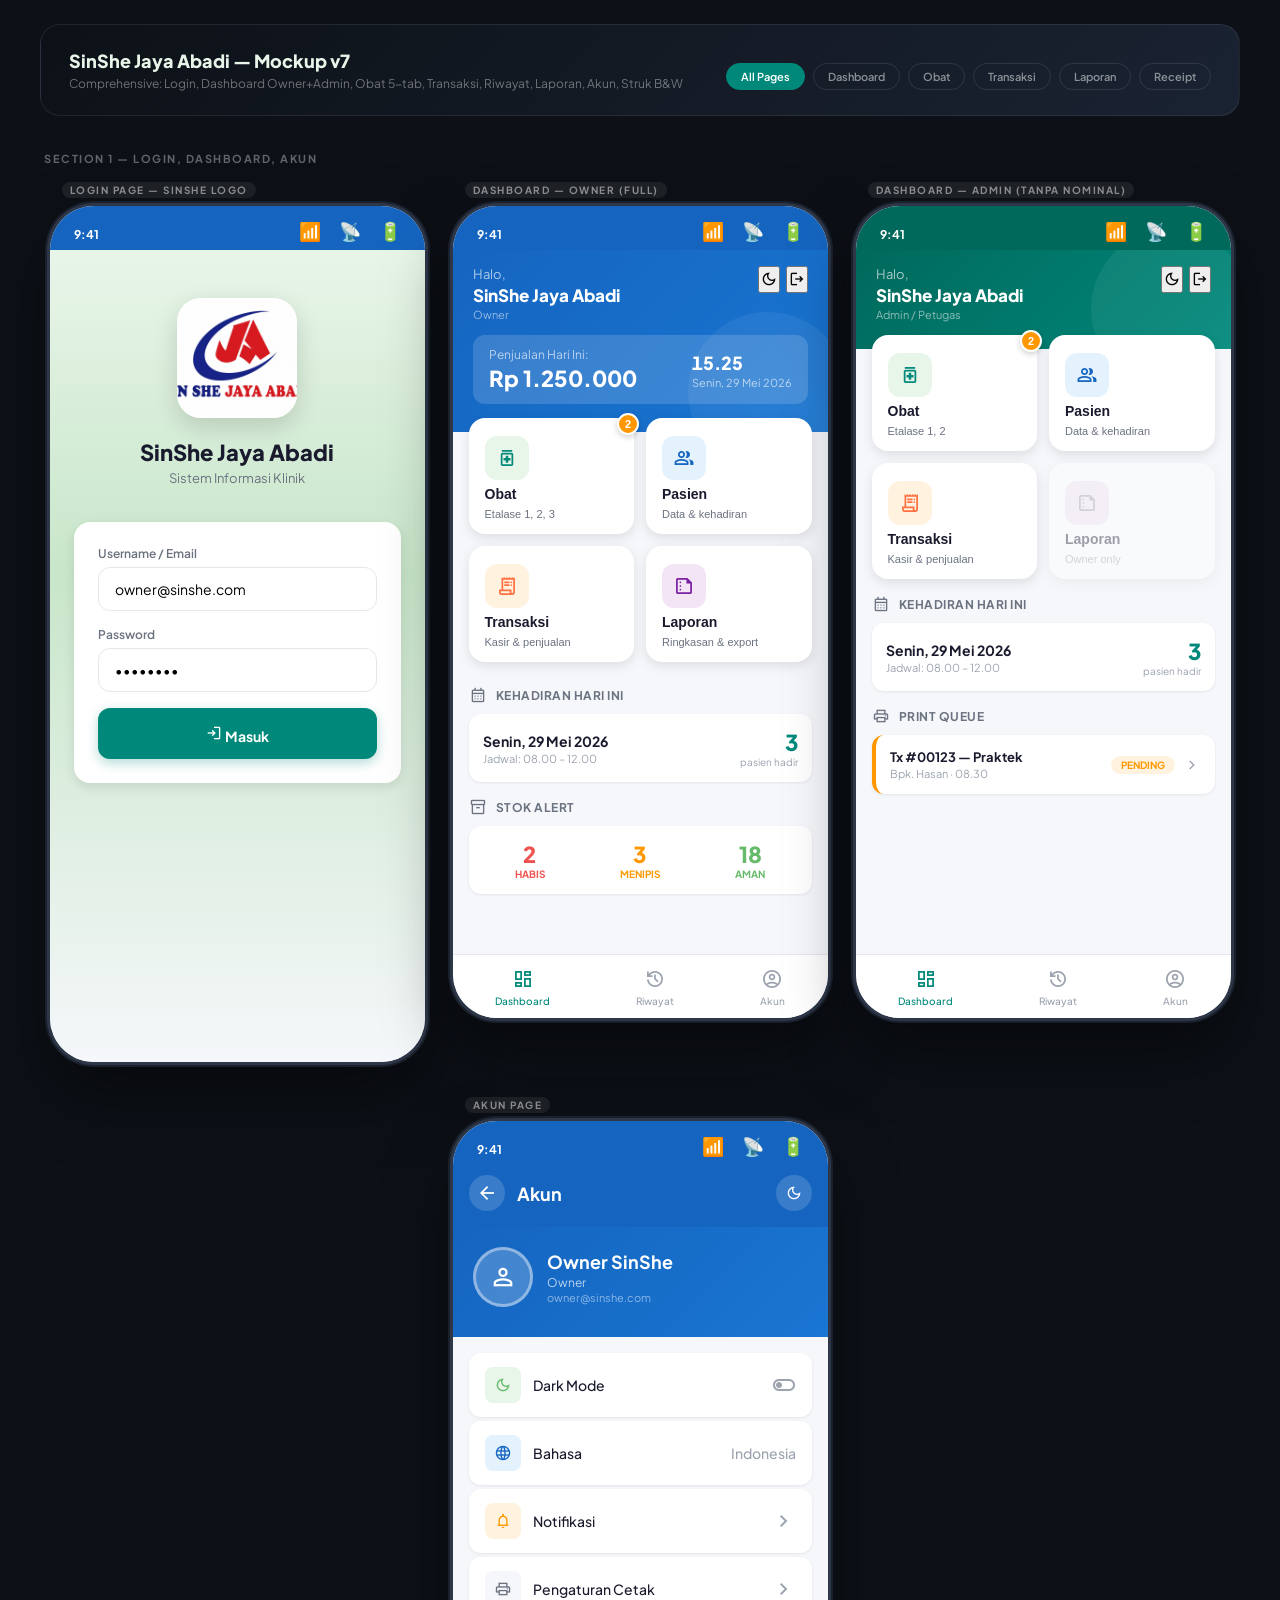
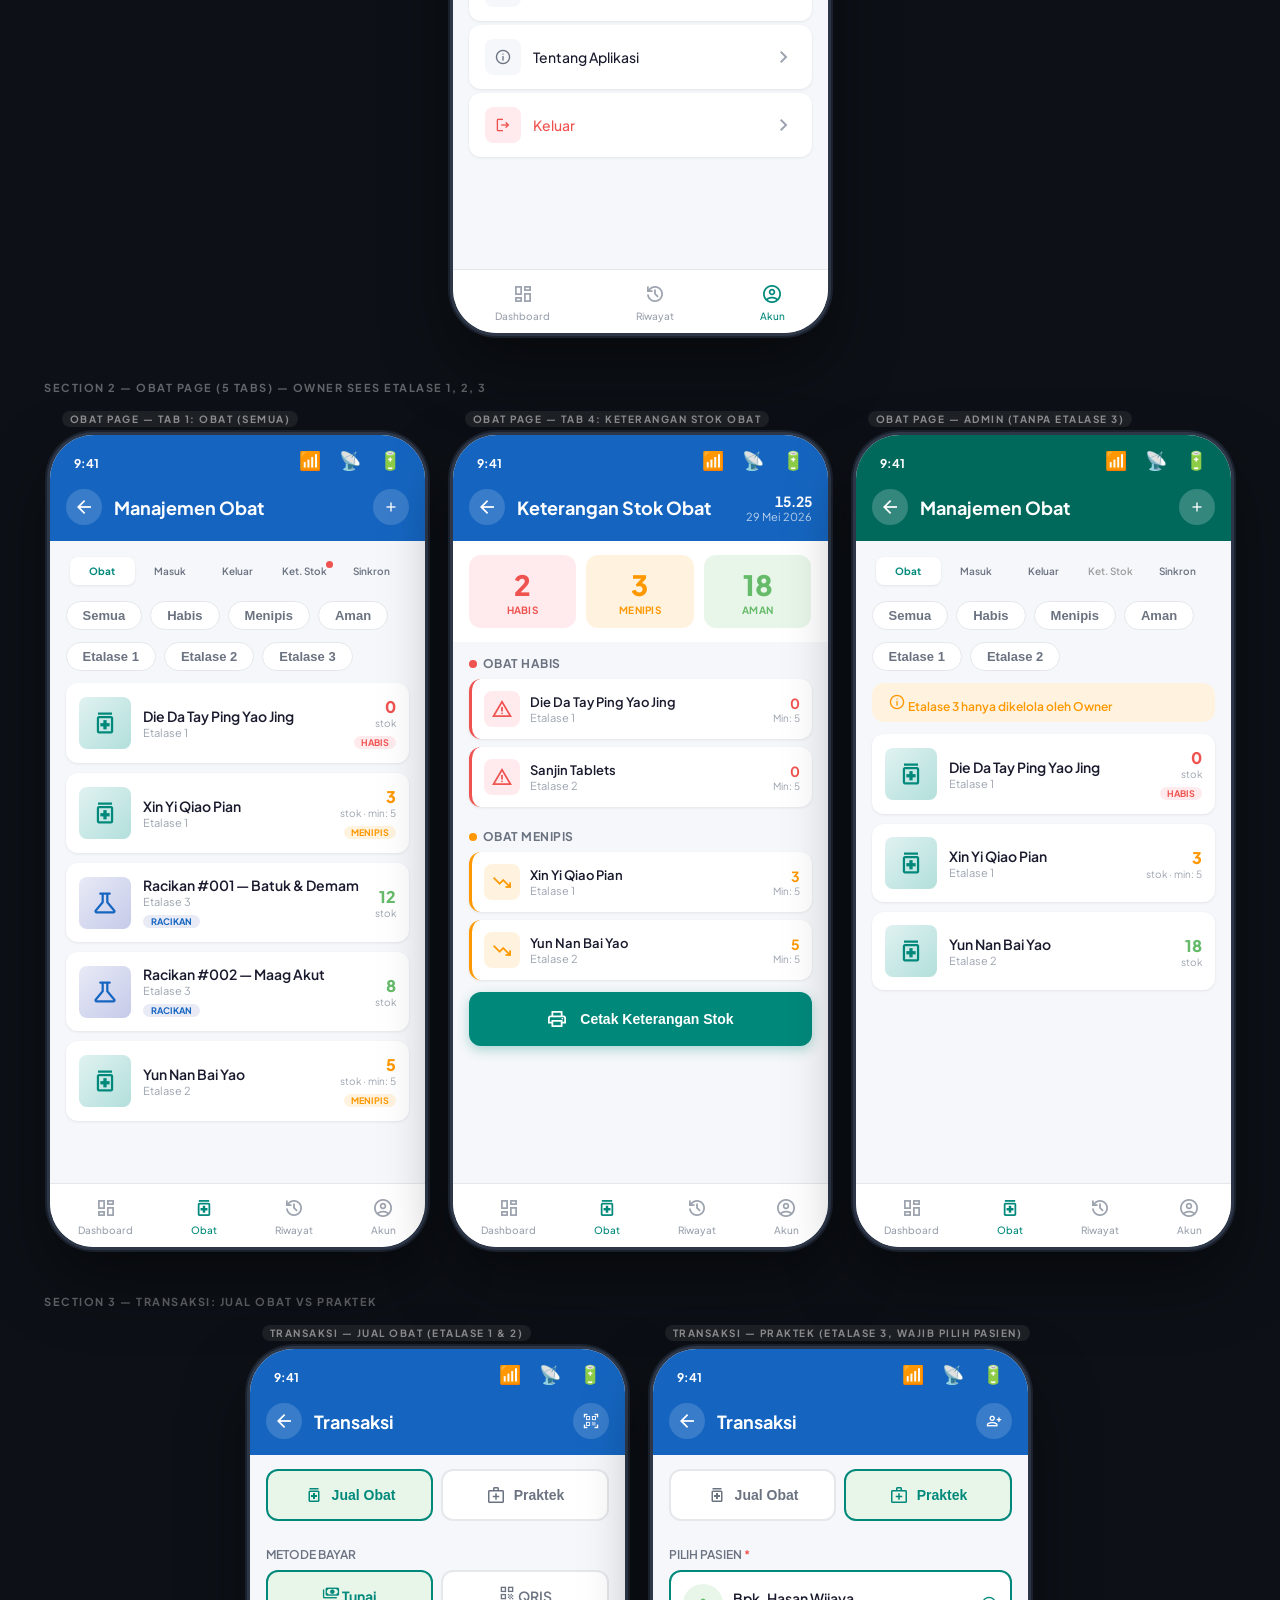
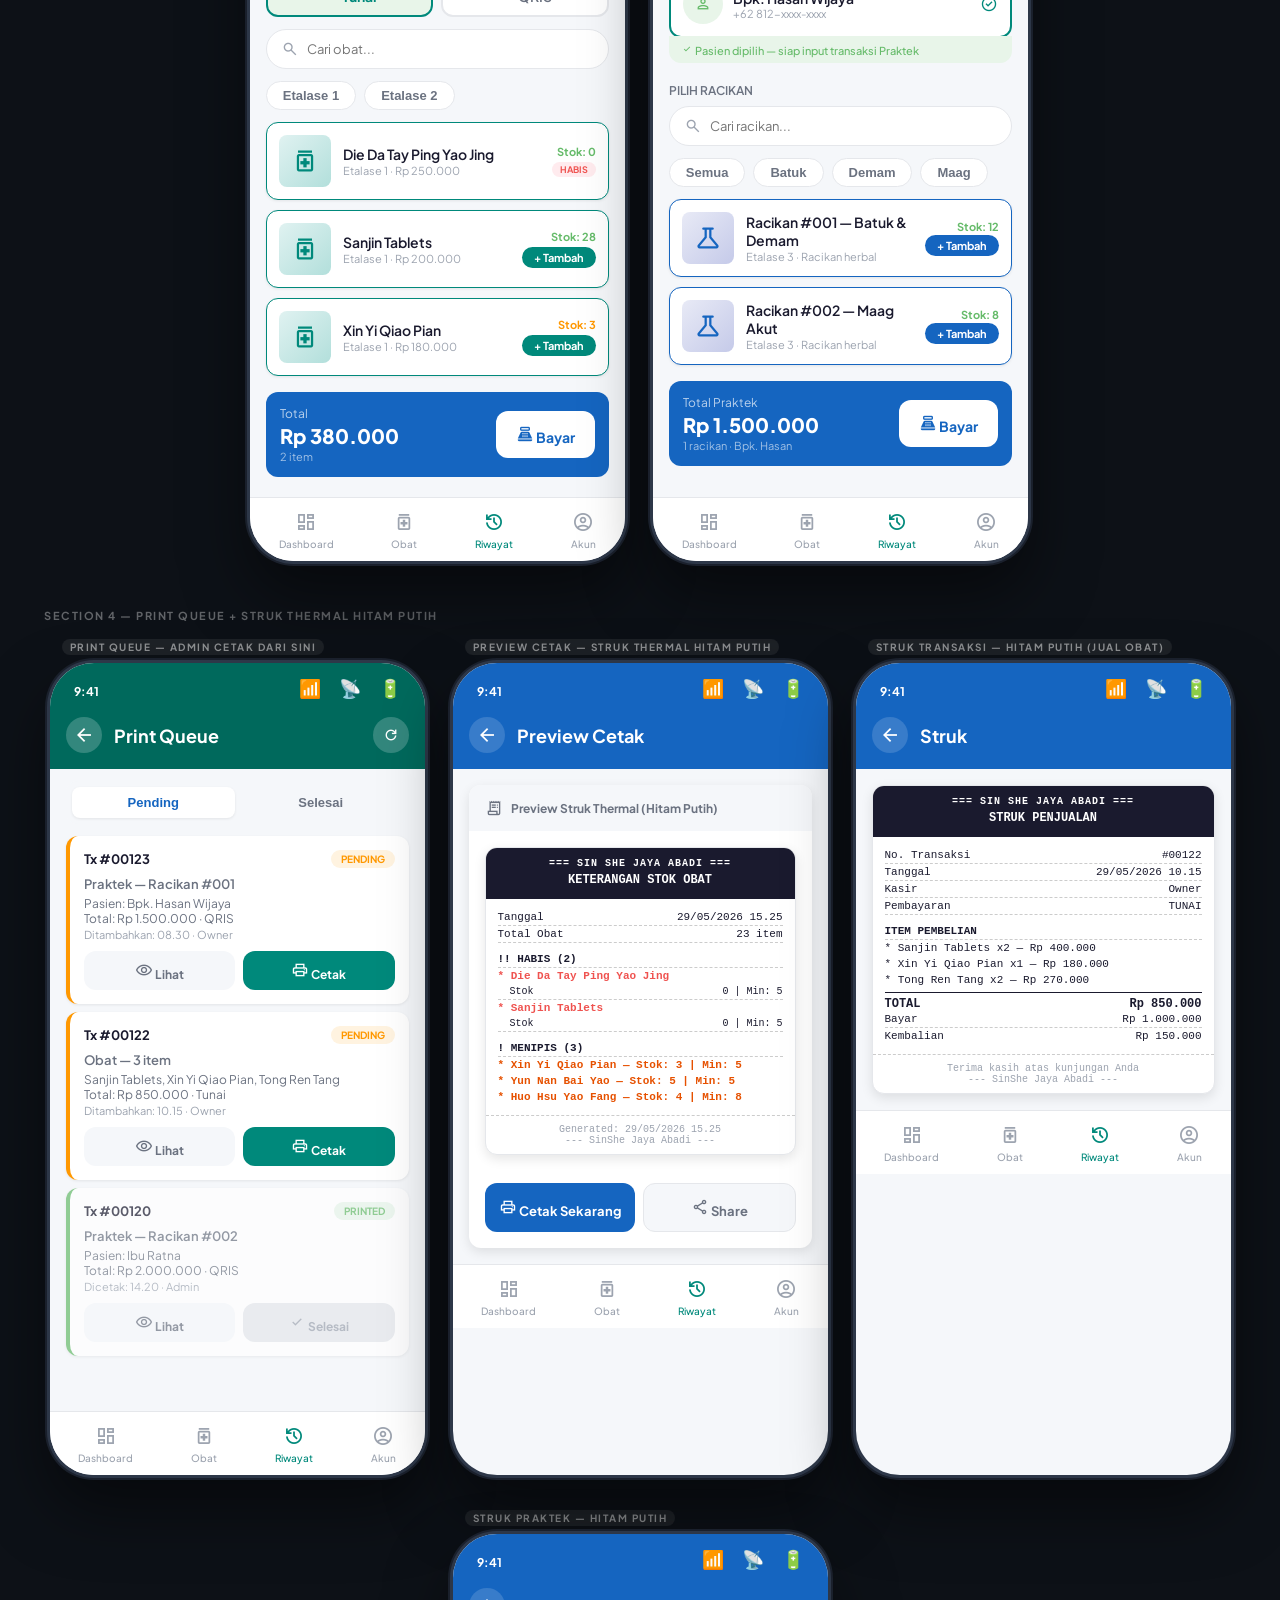
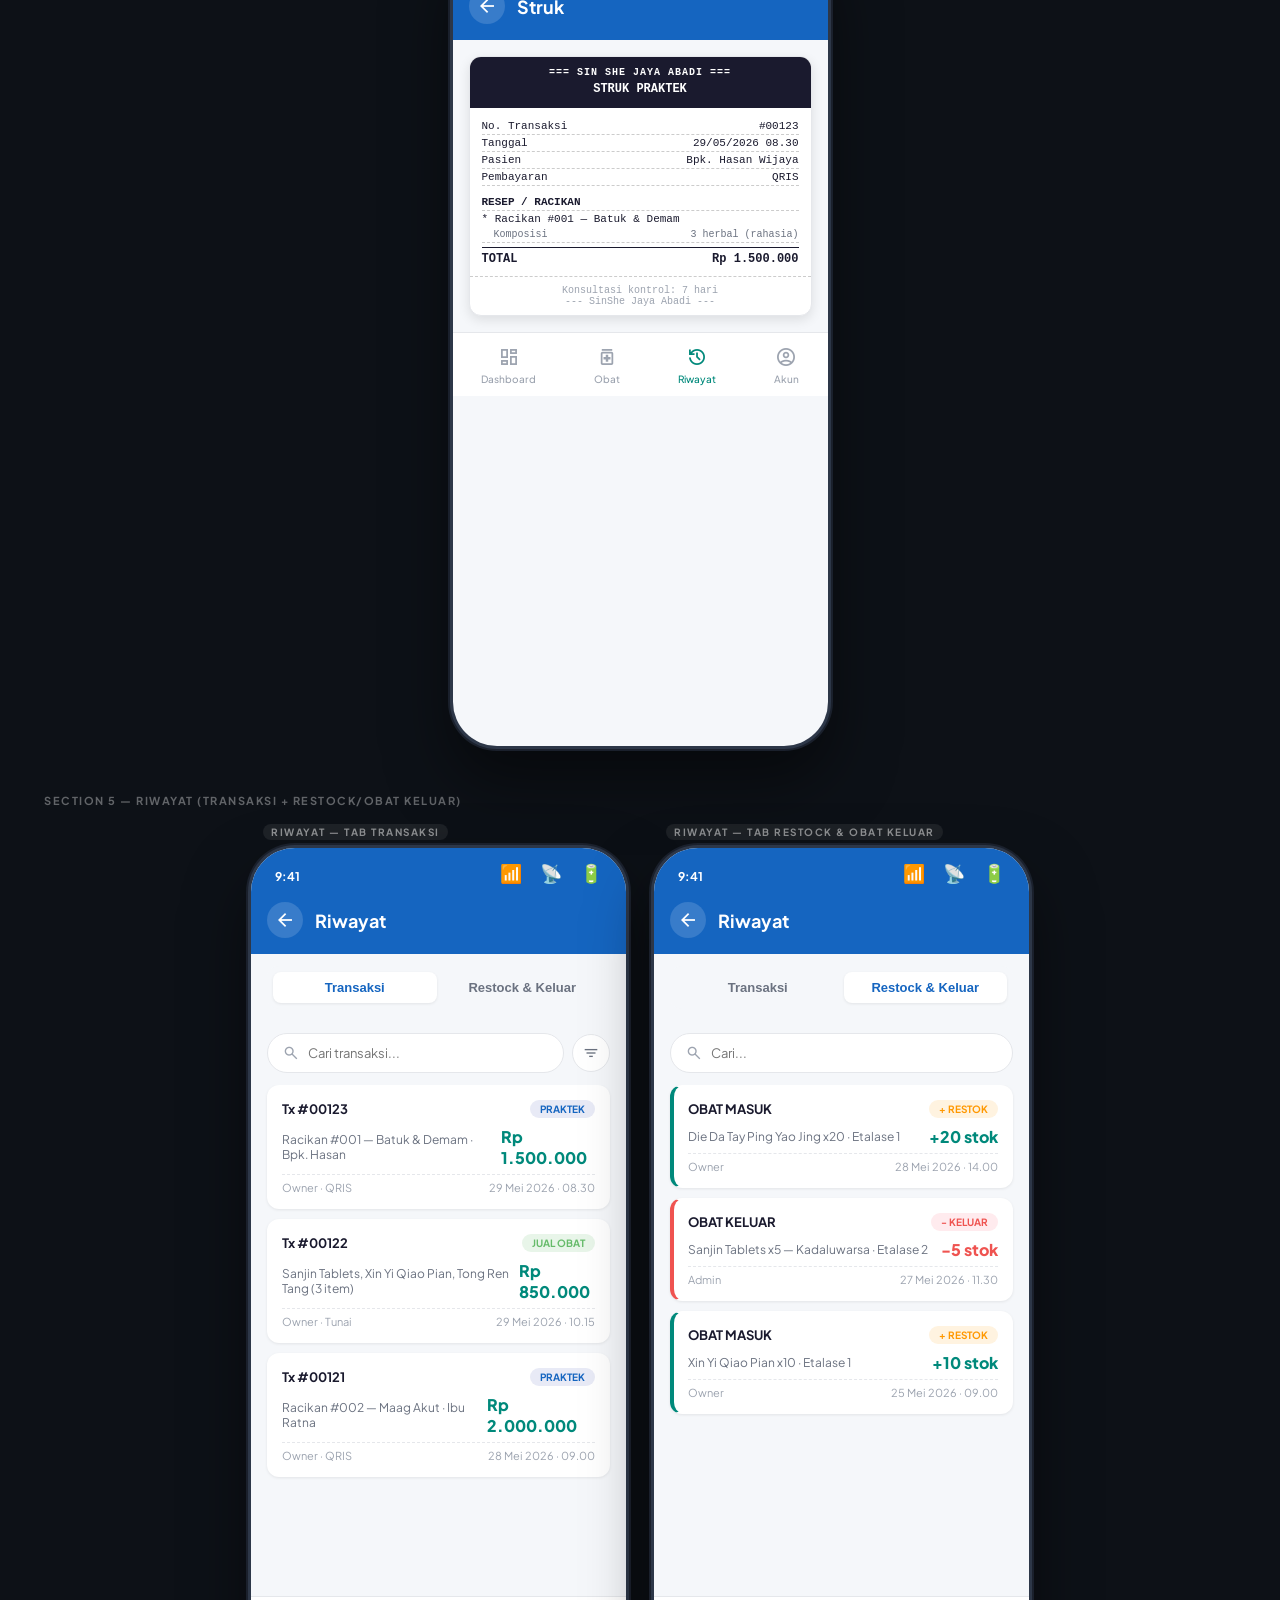
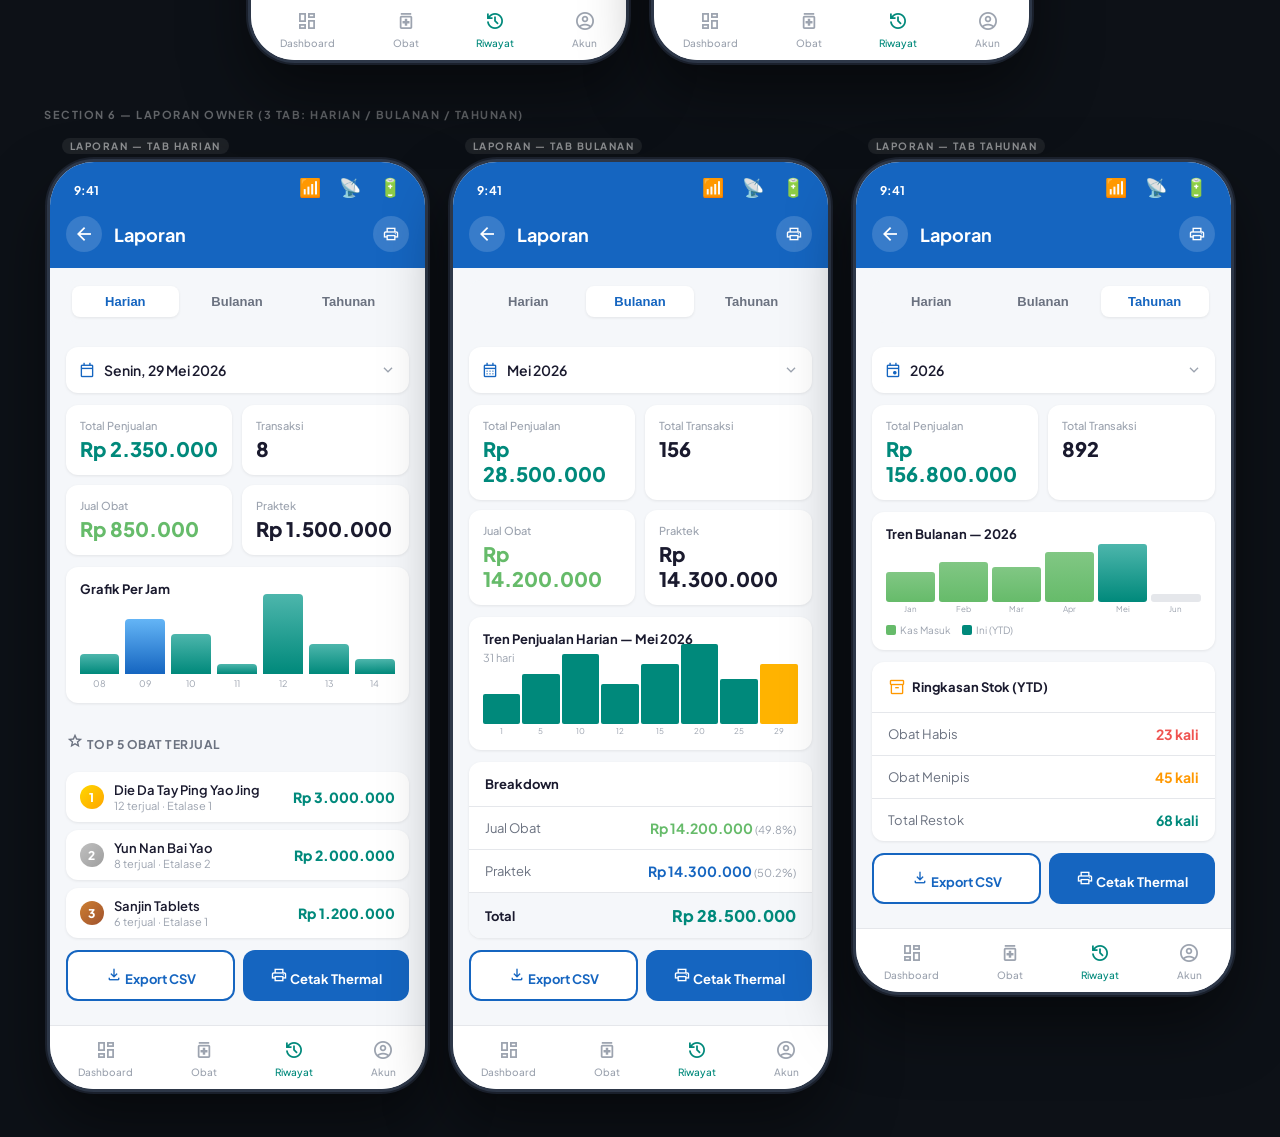
<file: mockup/mockup_v7.html>
<!DOCTYPE html>
<html lang="id">
<head>
<meta charset="UTF-8">
<meta name="viewport" content="width=device-width, initial-scale=1.0">
<title>SinShe Jaya Abadi — Mockup v7 (Comprehensive)</title>
<link href="https://fonts.googleapis.com/css2?family=Plus+Jakarta+Sans:wght@400;500;600;700;800&display=swap" rel="stylesheet">
<link href="https://fonts.googleapis.com/css2?family=Material+Symbols+Outlined:opsz,wght,FILL,GRAD@20..48,100..700,0..1,-50..200&display=swap" rel="stylesheet">
<style>
/* ============================================
   SIN SHE JAYA ABADI — MOCKUP v7
   Mobile-first: 375px × 812px phone frame
   Role-based, comprehensive, all B&W receipts
   ============================================ */

*, *::before, *::after { box-sizing: border-box; margin: 0; padding: 0; }

:root {
  --blue:        #1565C0;
  --blue-dark:   #0D47A1;
  --teal:        #00897B;
  --teal-light:  #4DB6AC;
  --coral:       #FF7043;
  --amber:       #FFB300;
  --danger:      #EF5350;
  --danger-soft: #FFEBEE;
  --warning:     #FF9800;
  --warning-soft:#FFF3E0;
  --success:     #66BB6A;
  --success-soft:#E8F5E9;
  --surface:     #F5F7FA;
  --card:        #FFFFFF;
  --text:        #1A1A2E;
  --text-sec:    #6B7280;
  --text-muted:  #9CA3AF;
  --border:      #E5E7EB;
  --shadow-sm:   0 1px 3px rgba(0,0,0,.08);
  --shadow-md:   0 4px 12px rgba(0,0,0,.1);
  --shadow-lg:   0 8px 24px rgba(0,0,0,.15);
  --r-sm: 8px; --r-md: 12px; --r-lg: 16px; --r-xl: 20px; --r-full: 9999px;
}

body {
  font-family: 'Plus Jakarta Sans', -apple-system, sans-serif;
  background: #0D1117;
  color: var(--text);
  min-height: 100vh;
  display: flex;
  flex-direction: column;
  align-items: center;
  padding: 24px 16px 48px;
}

.mockup-wrap { width: 100%; max-width: 1200px; }

/* HERO */
.hero {
  background: linear-gradient(135deg, #0D1117 0%, #1A2332 100%);
  border: 1px solid rgba(255,255,255,.08);
  border-radius: 20px;
  padding: 24px 28px;
  position: sticky;
  top: 16px;
  z-index: 100;
  display: flex;
  align-items: flex-start;
  justify-content: space-between;
  gap: 16px;
  flex-wrap: wrap;
  margin-bottom: 32px;
}
.hero h1 { color: #E8F5E9; font-size: 18px; font-weight: 800; }
.hero p  { color: rgba(255,255,255,.4); font-size: 12px; margin-top: 4px; }
.hero-nav { display: flex; gap: 8px; flex-wrap: wrap; margin-top: 14px; }
.hero-nav a {
  color: rgba(255,255,255,.5);
  text-decoration: none;
  font-size: 11px; font-weight: 600;
  padding: 6px 14px; border-radius: var(--r-full);
  border: 1px solid rgba(255,255,255,.1);
  cursor: pointer; transition: all .2s;
}
.hero-nav a:hover, .hero-nav a.active {
  background: var(--teal); color: white; border-color: var(--teal);
}

.section-label {
  color: rgba(255,255,255,.35);
  font-size: 11px; font-weight: 700;
  text-transform: uppercase; letter-spacing: 1.5px;
  margin: 36px 0 10px; padding-left: 4px;
}
.section-label span {
  background: rgba(255,255,255,.07);
  color: rgba(255,255,255,.5);
  font-size: 10px; padding: 2px 8px;
  border-radius: var(--r-full); margin-left: 8px;
}

.layout { display: flex; gap: 28px; flex-wrap: wrap; justify-content: center; align-items: flex-start; }
.col    { display: flex; flex-direction: column; }

/* PHONE FRAME */
.phone {
  width: 375px; min-height: 812px;
  background: var(--surface);
  border-radius: 44px;
  overflow: hidden;
  box-shadow: 0 0 0 3px #2D3748, 0 0 0 5px #1A202C, 0 32px 64px rgba(0,0,0,.5);
  display: flex; flex-direction: column;
  position: relative;
}

/* STATUS BAR */
.status-bar {
  height: 44px;
  background: var(--blue);
  display: flex; align-items: flex-end;
  justify-content: space-between;
  padding: 0 24px 8px;
  font-size: 12px; font-weight: 700; color: white;
  flex-shrink: 0;
}

/* APPBAR */
.appbar {
  background: var(--blue);
  padding: 10px 16px 16px;
  display: flex; align-items: center; gap: 12px;
  flex-shrink: 0;
}
.appbar .back-btn {
  width: 36px; height: 36px; border-radius: 50%;
  background: rgba(255,255,255,.15); border: none;
  color: white;
  display: flex; align-items: center; justify-content: center;
}
.appbar .page-title { flex: 1; font-size: 18px; font-weight: 700; color: white; }
.appbar .action-btn {
  width: 36px; height: 36px; border-radius: 50%;
  background: rgba(255,255,255,.15); border: none;
  color: white; display: flex; align-items: center; justify-content: center;
}
.appbar .clock-box { text-align: right; }
.appbar .clock-t   { color: white; font-size: 14px; font-weight: 700; font-variant-numeric: tabular-nums; }
.appbar .clock-d   { color: rgba(255,255,255,.7); font-size: 11px; }

/* DASHBOARD HEADER (OWNER) */
.dash-hdr {
  background: linear-gradient(135deg, var(--blue) 0%, #1976D2 100%);
  padding: 16px 20px 28px;
  position: relative; overflow: hidden; flex-shrink: 0;
}
.dash-hdr::after {
  content: ''; position: absolute;
  bottom: -40px; right: -20px;
  width: 160px; height: 160px; border-radius: 50%;
  background: rgba(255,255,255,.06);
}
.dash-hdr .top {
  display: flex; justify-content: space-between;
  align-items: flex-start; position: relative; z-index: 2;
}
.dash-hdr .greet   { color: rgba(255,255,255,.65); font-size: 13px; }
.dash-hdr .clinic  { color: white; font-size: 17px; font-weight: 800; margin-top: 2px; }
.dash-hdr .role    { color: rgba(255,255,255,.55); font-size: 11px; margin-top: 2px; }
.dash-hdr .hdr-actions { display: flex; gap: 6px; align-items: center; }
.dash-hdr .sale-box {
  background: rgba(255,255,255,.15);
  border-radius: var(--r-md); padding: 12px 16px;
  margin-top: 14px; display: flex; justify-content: space-between;
  align-items: center; position: relative; z-index: 2;
}
.dash-hdr .sale-lbl { color: rgba(255,255,255,.65); font-size: 12px; }
.dash-hdr .sale-amt { color: white; font-size: 22px; font-weight: 800; margin-top: 2px; }
.dash-hdr .clock-amt .ct { color: white; font-size: 18px; font-weight: 800; font-variant-numeric: tabular-nums; }
.dash-hdr .clock-amt .cd { color: rgba(255,255,255,.65); font-size: 11px; margin-top: 2px; text-align: right; }

/* DASHBOARD HEADER (ADMIN) */
.dash-hdr.admin {
  background: linear-gradient(135deg, #00695C 0%, #00897B 100%);
}
.dash-hdr.admin .sale-box { display: none; }

/* MENU GRID */
.menu-grid {
  display: grid; grid-template-columns: 1fr 1fr; gap: 12px;
  padding: 0 16px; margin-top: -18px; position: relative; z-index: 5;
}
.menu-card {
  background: white; border-radius: var(--r-lg);
  padding: 18px 16px 14px; box-shadow: var(--shadow-md);
  display: flex; flex-direction: column; gap: 6px;
  cursor: pointer; transition: all .2s;
  border: none; text-align: left; position: relative;
}
.menu-card:hover { transform: translateY(-2px); box-shadow: var(--shadow-lg); }
.menu-card .icon-wrap {
  width: 44px; height: 44px; border-radius: var(--r-md);
  display: flex; align-items: center; justify-content: center;
}
.menu-card .ttl { font-size: 14px; font-weight: 700; color: var(--text); }
.menu-card .sub { font-size: 11px; color: var(--text-sec); }
.menu-card .badge-eta {
  position: absolute; top: -5px; right: -5px;
  min-width: 22px; height: 22px; border-radius: var(--r-full);
  background: var(--blue); color: white;
  font-size: 11px; font-weight: 700;
  display: flex; align-items: center; justify-content: center;
  padding: 0 6px; border: 2.5px solid white;
  z-index: 3; box-shadow: 0 2px 6px rgba(0,0,0,.2);
}
.menu-card .badge-eta.warn { background: var(--warning); }

/* PAGE BODY */
.page-body { flex: 1; overflow-y: auto; padding-bottom: 8px; }
.page-body::-webkit-scrollbar { width: 0; }

/* BOTTOM NAV */
.btm-nav {
  height: 64px; background: white;
  border-top: 1px solid var(--border);
  display: flex; justify-content: space-around; align-items: center; flex-shrink: 0;
}
.btm-nav-item {
  display: flex; flex-direction: column; align-items: center; gap: 3px;
  color: var(--text-muted); font-size: 10px; font-weight: 500;
  cursor: pointer; padding: 4px 8px; position: relative; transition: all .15s;
}
.btm-nav-item.on { color: var(--teal); }
.btm-nav-item .dot {
  position: absolute; top: 2px; right: 6px;
  width: 8px; height: 8px; border-radius: 50%;
  background: var(--danger); border: 1.5px solid white; display: none;
}
.btm-nav-item.notif .dot { display: block; }

/* LOGIN PAGE */
.login-page {
  background: linear-gradient(180deg, #E8F5E9 0%, #C8E6C9 40%, var(--surface) 100%);
  min-height: 812px; display: flex; flex-direction: column;
  padding: 48px 24px 24px;
}
.login-logo {
  width: 120px; height: 120px; border-radius: 24px;
  background: white; box-shadow: var(--shadow-lg);
  display: flex; align-items: center; justify-content: center;
  margin: 0 auto 20px;
  overflow: hidden;
}
.login-logo img { width: 100%; height: 100%; object-fit: cover; }
.login-app-name {
  text-align: center;
  font-size: 22px; font-weight: 800; color: var(--text);
  margin-bottom: 4px;
}
.login-app-sub {
  text-align: center; font-size: 13px; color: var(--text-sec); margin-bottom: 36px;
}
.login-form {
  background: white; border-radius: var(--r-lg);
  padding: 24px; box-shadow: var(--shadow-md);
}
.login-field {
  margin-bottom: 16px;
}
.login-label {
  font-size: 12px; font-weight: 600; color: var(--text-sec);
  margin-bottom: 6px;
}
.login-input {
  width: 100%; padding: 12px 16px;
  border: 1.5px solid var(--border);
  border-radius: var(--r-md); font-size: 14px;
  font-family: inherit; outline: none;
  transition: border-color .15s;
}
.login-input:focus { border-color: var(--teal); }
.login-btn {
  width: 100%; padding: 14px;
  background: var(--teal); color: white;
  border: none; border-radius: var(--r-md);
  font-size: 14px; font-weight: 700;
  font-family: inherit; cursor: pointer;
  box-shadow: 0 4px 12px rgba(0,137,123,.3);
}
.login-error {
  background: var(--danger-soft); color: var(--danger);
  font-size: 12px; padding: 10px 14px;
  border-radius: var(--r-md); margin-bottom: 16px;
  display: none;
}

/* TRANSACTION TABS */
.tx-tabs {
  display: flex; gap: 8px; padding: 14px 16px;
}
.tx-tab {
  flex: 1; padding: 12px;
  border: 2px solid var(--border); border-radius: var(--r-md);
  background: white; font-size: 14px; font-weight: 700;
  color: var(--text-sec); cursor: pointer;
  display: flex; align-items: center; justify-content: center; gap: 8px;
  transition: all .15s;
}
.tx-tab.on { border-color: var(--teal); color: var(--teal); background: var(--success-soft); }
.tx-tab .ic { font-size: 20px; }

/* OBAT TABS (5 tabs) */
.obat-tabs-wrap { padding: 12px 16px 0; }
.obat-tabs {
  display: flex; background: var(--surface); border-radius: var(--r-md); padding: 4px; gap: 2px;
}
.obat-tab {
  flex: 1; padding: 8px 4px; text-align: center;
  font-size: 10px; font-weight: 600; color: var(--text-sec);
  border-radius: 8px; cursor: pointer;
  transition: all .15s; line-height: 1.2;
}
.obat-tab.on { background: white; color: var(--teal); box-shadow: var(--shadow-sm); font-weight: 700; }
.obat-tab.warn { position: relative; }
.obat-tab.warn::after {
  content: ''; position: absolute; top: 4px; right: 4px;
  width: 7px; height: 7px; border-radius: 50%; background: var(--danger);
}

/* FILTER CHIPS */
.chips {
  display: flex; gap: 8px; padding: 12px 16px;
  overflow-x: auto; scrollbar-width: none;
}
.chips::-webkit-scrollbar { display: none; }
.chip {
  padding: 6px 16px; border-radius: var(--r-full);
  font-size: 13px; font-weight: 600;
  border: 1.5px solid var(--border); background: white;
  color: var(--text-sec); cursor: pointer; white-space: nowrap; transition: all .15s;
}
.chip.on.habis   { background: var(--danger-soft); color: var(--danger); border-color: var(--danger); }
.chip.on.menipis { background: var(--warning-soft); color: var(--warning); border-color: var(--warning); }
.chip.on.aman    { background: var(--success-soft); color: var(--success); border-color: var(--success); }

/* OBAT LIST */
.obat-list { padding: 0 16px; display: flex; flex-direction: column; gap: 10px; }
.obat-card {
  background: white; border-radius: var(--r-md); padding: 12px;
  display: flex; gap: 12px; align-items: center;
  box-shadow: var(--shadow-sm); cursor: pointer;
  border: 1.5px solid transparent; transition: all .15s;
}
.obat-card:hover { border-color: var(--teal); }
.obat-img {
  width: 52px; height: 52px; border-radius: var(--r-sm);
  background: linear-gradient(135deg, #E0F2F1, #B2DFDB);
  display: flex; align-items: center; justify-content: center; flex-shrink: 0; overflow: hidden;
}
.obat-img img { width: 100%; height: 100%; object-fit: cover; }
.obat-info { flex: 1; min-width: 0; }
.obat-info .nama    { font-size: 14px; font-weight: 600; color: var(--text); }
.obat-info .etalase { font-size: 11px; color: var(--text-muted); margin-top: 1px; }
.obat-info .eta3-tag { font-size: 9px; font-weight: 700; padding: 1px 8px; border-radius: var(--r-full); background: #E8EAF6; color: var(--blue); margin-top: 2px; display: inline-block; }
.obat-right { text-align: right; flex-shrink: 0; }
.obat-right .stok-num  { font-size: 16px; font-weight: 800; }
.obat-right .stok-num.habis    { color: var(--danger); }
.obat-right .stok-num.menipis  { color: var(--warning); }
.obat-right .stok-num.aman     { color: var(--success); }
.obat-right .stok-lbl { font-size: 10px; color: var(--text-muted); }
.obat-right .chip-tag {
  display: inline-block; font-size: 9px; font-weight: 700;
  padding: 1px 7px; border-radius: var(--r-full); margin-top: 3px;
}
.obat-right .chip-tag.habis    { background: var(--danger-soft); color: var(--danger); }
.obat-right .chip-tag.menipis  { background: var(--warning-soft); color: var(--warning); }

/* SUMMARY ROW */
.sum-row {
  display: grid; grid-template-columns: 1fr 1fr 1fr;
  gap: 10px; padding: 14px 16px; background: white;
}
.sum-card { border-radius: var(--r-md); padding: 12px 8px; text-align: center; }
.sum-card.habis   { background: var(--danger-soft); }
.sum-card.menipis { background: var(--warning-soft); }
.sum-card.aman   { background: var(--success-soft); }
.sum-card .n { font-size: 28px; font-weight: 800; }
.sum-card.habis .n    { color: var(--danger); }
.sum-card.menipis .n  { color: var(--warning); }
.sum-card.aman .n     { color: var(--success); }
.sum-card .l { font-size: 10px; font-weight: 700; text-transform: uppercase; letter-spacing: .3px; margin-top: 2px; }
.sum-card.habis .l    { color: var(--danger); }
.sum-card.menipis .l  { color: var(--warning); }
.sum-card.aman .l    { color: var(--success); }

/* ALERT LIST */
.section-hdr {
  font-size: 12px; font-weight: 700; color: var(--text-sec);
  text-transform: uppercase; letter-spacing: .5px;
  padding: 14px 16px 8px;
  display: flex; align-items: center; gap: 6px;
}
.dot { width: 8px; height: 8px; border-radius: 50%; flex-shrink: 0; }
.dot.h { background: var(--danger); }
.dot.m { background: var(--warning); }
.alert-card {
  background: white; border-radius: var(--r-md); padding: 12px;
  margin: 0 16px 8px; display: flex; gap: 10px; align-items: center;
  box-shadow: var(--shadow-sm); border-left: 3px solid transparent;
}
.alert-card.h { border-left-color: var(--danger); }
.alert-card.m { border-left-color: var(--warning); }
.alert-ic {
  width: 36px; height: 36px; border-radius: var(--r-sm);
  display: flex; align-items: center; justify-content: center; flex-shrink: 0;
}
.alert-ic.h { background: var(--danger-soft); color: var(--danger); }
.alert-ic.m { background: var(--warning-soft); color: var(--warning); }
.alert-info { flex: 1; }
.alert-info .nama    { font-size: 13px; font-weight: 600; color: var(--text); }
.alert-info .etalase { font-size: 11px; color: var(--text-muted); margin-top: 1px; }
.alert-stok { text-align: right; }
.alert-stok .val { font-size: 14px; font-weight: 700; }
.alert-stok.h .val { color: var(--danger); }
.alert-stok.m .val { color: var(--warning); }
.alert-stok .min { font-size: 10px; color: var(--text-muted); }

/* CETAK BTN */
.cetak-btn {
  margin: 12px 16px 16px;
  background: var(--teal); color: white;
  border: none; border-radius: var(--r-md);
  padding: 14px; font-size: 14px; font-weight: 700;
  width: calc(100% - 32px);
  display: flex; align-items: center; justify-content: center; gap: 8px;
  cursor: pointer; box-shadow: 0 4px 12px rgba(0,137,123,.3);
}

/* RECEIPT — HITAM PUTIH */
.receipt {
  background: white;
  margin: 16px;
  border-radius: var(--r-md); overflow: hidden;
  box-shadow: var(--shadow-md);
  font-family: 'Courier New', monospace;
  border: 1px solid var(--border);
}
.receipt-hdr-bw {
  background: #1A1A2E; color: white;
  padding: 10px 16px; text-align: center;
  font-size: 12px; font-weight: 700;
  border-bottom: 2px solid #1A1A2E;
}
.receipt-hdr-bw .logo-line {
  font-size: 10px; font-weight: 700; letter-spacing: 1px;
  margin-bottom: 4px;
}
.receipt-body { padding: 10px 12px; }
.receipt-body .rcp-ln {
  display: flex; justify-content: space-between;
  font-size: 11px; padding: 2px 0;
  color: #1A1A2E;
  border-bottom: 1px dashed #ccc;
}
.receipt-body .rcp-ln:last-child { border-bottom: none; }
.receipt-body .rcp-sec {
  font-size: 11px; font-weight: 700;
  padding: 4px 0 2px; margin-top: 6px;
  border-bottom: 1px dashed #ccc;
  color: #1A1A2E;
}
.receipt-body .rcp-item { font-size: 11px; padding: 2px 0; }
.receipt-body .rcp-item.h { color: #EF5350; font-weight: 700; }
.receipt-body .rcp-item.m { color: #E65100; font-weight: 700; }
.receipt-ftr {
  text-align: center; font-size: 10px; color: var(--text-muted);
  padding: 8px 12px; border-top: 1px dashed #ccc;
}

/* RIWAYAT TABS */
.riw-tabs {
  display: flex; background: var(--surface);
  padding: 6px; gap: 4px;
  margin: 12px 16px; border-radius: var(--r-md);
}
.riw-tab {
  flex: 1; padding: 8px; text-align: center;
  font-size: 13px; font-weight: 600;
  color: var(--text-sec);
  border-radius: var(--r-sm); cursor: pointer; border: none; background: none;
  transition: all .15s;
}
.riw-tab.on { background: white; color: var(--blue); box-shadow: var(--shadow-sm); }

/* RIWAYAT LIST */
.riw-list { padding: 0 16px; display: flex; flex-direction: column; gap: 10px; }
.riw-card {
  background: white; border-radius: var(--r-md); padding: 14px;
  box-shadow: var(--shadow-sm); border: 1.5px solid transparent; transition: all .15s;
}
.riw-card:hover { border-color: var(--teal); }
.riw-card-top { display: flex; justify-content: space-between; align-items: center; margin-bottom: 8px; }
.riw-card-top .tx-id { font-size: 13px; font-weight: 700; color: var(--text); }
.riw-card-top .tx-badge {
  font-size: 10px; font-weight: 700; padding: 3px 10px;
  border-radius: var(--r-full);
}
.riw-card-top .tx-badge.obat  { background: var(--success-soft); color: var(--success); }
.riw-card-top .tx-badge.praktek { background: #E8EAF6; color: var(--blue); }
.riw-card-top .tx-badge.restok  { background: var(--warning-soft); color: var(--warning); }
.riw-card-top .tx-badge.keluar  { background: var(--danger-soft); color: var(--danger); }
.riw-card-mid { display: flex; justify-content: space-between; align-items: center; }
.riw-card-mid .items { font-size: 12px; color: var(--text-sec); }
.riw-card-mid .total { font-size: 16px; font-weight: 800; color: var(--teal); }
.riw-card-bot { display: flex; justify-content: space-between; align-items: center; margin-top: 6px; padding-top: 6px; border-top: 1px dashed var(--border); }
.riw-card-bot .kasir { font-size: 11px; color: var(--text-muted); }
.riw-card-bot .waktu { font-size: 11px; color: var(--text-muted); }

/* SEARCH BAR */
.search-bar {
  display: flex; gap: 8px; padding: 12px 16px;
  align-items: center;
}
.search-input-wrap {
  flex: 1; display: flex; align-items: center; gap: 8px;
  background: white; border: 1.5px solid var(--border);
  border-radius: var(--r-full); padding: 8px 14px;
}
.search-input-wrap input {
  flex: 1; border: none; outline: none; font-size: 13px;
  font-family: inherit; background: transparent;
}
.filter-btn {
  width: 38px; height: 38px; border-radius: 50%;
  background: white; border: 1.5px solid var(--border);
  display: flex; align-items: center; justify-content: center;
  cursor: pointer;
}

/* LAPORAN TABS */
.lap-tabs {
  display: flex; background: var(--surface);
  padding: 6px; gap: 4px;
  margin: 12px 16px; border-radius: var(--r-md);
}
.lap-tab {
  flex: 1; padding: 8px; text-align: center;
  font-size: 13px; font-weight: 600;
  color: var(--text-sec); border-radius: var(--r-sm);
  cursor: pointer; border: none; background: none; transition: all .15s;
}
.lap-tab.on { background: white; color: var(--blue); box-shadow: var(--shadow-sm); }

/* BAR CHART */
.bar-chart {
  display: flex; align-items: flex-end; gap: 6px;
  height: 80px; padding-top: 8px; margin-top: 12px;
}
.bar-group { flex: 1; text-align: center; display: flex; flex-direction: column; align-items: center; gap: 4px; }
.bar-group .bar {
  width: 100%;
  background: linear-gradient(to top, var(--teal), var(--teal-light));
  border-radius: 4px 4px 0 0; min-height: 4px;
}
.bar-group .lbl { font-size: 9px; color: var(--text-muted); }

/* TOP OBAT */
.top-obat { padding: 0 16px; display: flex; flex-direction: column; gap: 8px; margin-top: 12px; }
.to-item {
  background: white; border-radius: var(--r-md); padding: 10px 14px;
  display: flex; align-items: center; gap: 10px; box-shadow: var(--shadow-sm);
}
.to-item .rank {
  width: 24px; height: 24px; border-radius: 50%;
  font-size: 12px; font-weight: 800;
  display: flex; align-items: center; justify-content: center;
  color: white; flex-shrink: 0;
}
.rank.gold   { background: linear-gradient(135deg, #FFD700, #FFA500); }
.rank.silver { background: linear-gradient(135deg, #C0C0C0, #9E9E9E); }
.rank.bronze { background: linear-gradient(135deg, #CD7F32, #A0522D); }
.rank.plain  { background: var(--teal); }
.to-item .info   { flex: 1; }
.to-item .nama   { font-size: 13px; font-weight: 600; }
.to-item .sold   { font-size: 11px; color: var(--text-muted); margin-top: 1px; }
.to-item .amount { font-size: 14px; font-weight: 800; color: var(--teal); }

/* STATS GRID */
.stats-grid { display: grid; grid-template-columns: 1fr 1fr; gap: 10px; padding: 0 16px; }
.stat-card {
  background: white; border-radius: var(--r-md);
  padding: 14px; box-shadow: var(--shadow-sm);
}
.stat-card .lbl { font-size: 11px; color: var(--text-muted); font-weight: 500; }
.stat-card .val { font-size: 20px; font-weight: 800; color: var(--text); margin-top: 4px; }
.stat-card .val.teal { color: var(--teal); }
.stat-card .val.green { color: var(--success); }
.stat-card .val.red { color: var(--danger); }

/* AKUN PAGE */
.akun-profile {
  background: linear-gradient(135deg, var(--blue) 0%, #1976D2 100%);
  padding: 20px 20px 30px; display: flex; align-items: center; gap: 14px;
}
.akun-avatar {
  width: 60px; height: 60px; border-radius: 50%;
  background: rgba(255,255,255,.2);
  border: 3px solid rgba(255,255,255,.4);
  display: flex; align-items: center; justify-content: center;
  font-size: 24px; color: white; flex-shrink: 0;
}
.akun-info .akun-nama { font-size: 18px; font-weight: 700; color: white; }
.akun-info .akun-role { font-size: 12px; color: rgba(255,255,255,.7); margin-top: 2px; }
.akun-info .akun-email { font-size: 11px; color: rgba(255,255,255,.5); margin-top: 1px; }

.akun-menu {
  padding: 16px;
  display: flex; flex-direction: column; gap: 4px;
}
.akun-menu-item {
  background: white; border-radius: var(--r-md); padding: 14px 16px;
  display: flex; align-items: center; gap: 12px;
  box-shadow: var(--shadow-sm); cursor: pointer;
  border: none; width: 100%; text-align: left;
  font-family: inherit; font-size: 14px; font-weight: 500; color: var(--text);
  transition: all .15s;
}
.akun-menu-item:hover { border: 1.5px solid var(--teal); }
.akun-menu-item .mi-ic {
  width: 36px; height: 36px; border-radius: var(--r-sm);
  display: flex; align-items: center; justify-content: center;
  font-size: 20px; flex-shrink: 0;
}
.akun-menu-item .mi-lbl { flex: 1; text-align: left; }
.akun-menu-item .mi-arrow { color: var(--text-muted); }
.akun-menu-item.danger { color: var(--danger); }
.akun-menu-item.danger .mi-ic { background: var(--danger-soft); color: var(--danger); }
.akun-menu-item.danger:hover { border-color: var(--danger); }

/* PRINT QUEUE */
.queue-list { padding: 0 16px; display: flex; flex-direction: column; gap: 8px; }
.queue-card {
  background: white; border-radius: var(--r-md); padding: 14px;
  box-shadow: var(--shadow-sm); border-left: 4px solid var(--warning);
}
.queue-card.printed { border-left-color: var(--success); opacity: .7; }
.queue-card .qc-top { display: flex; justify-content: space-between; align-items: center; margin-bottom: 8px; }
.queue-card .qc-id { font-size: 13px; font-weight: 700; color: var(--text); }
.queue-card .qc-status {
  font-size: 10px; font-weight: 700; padding: 3px 10px;
  border-radius: var(--r-full);
}
.queue-card .qc-status.pending { background: var(--warning-soft); color: var(--warning); }
.queue-card .qc-status.printed { background: var(--success-soft); color: var(--success); }
.queue-card .qc-detail { font-size: 12px; color: var(--text-sec); margin-bottom: 10px; }
.queue-card .qc-actions { display: flex; gap: 8px; }
.queue-card .qc-btn {
  flex: 1; padding: 8px;
  border: none; border-radius: var(--r-md); font-size: 12px;
  font-weight: 700; font-family: inherit; cursor: pointer;
}
.queue-card .qc-btn.view { background: var(--surface); color: var(--text-sec); }
.queue-card .qc-btn.print { background: var(--teal); color: white; }
.queue-card .qc-btn.print:disabled { background: var(--border); color: var(--text-muted); cursor: not-allowed; }

/* PRINT PREVIEW — B&W */
.print-preview {
  background: white; margin: 16px;
  border-radius: var(--r-md); overflow: hidden;
  box-shadow: var(--shadow-md);
}
.print-preview-hdr {
  padding: 12px 16px; background: var(--surface);
  font-size: 12px; font-weight: 700; color: var(--text-sec);
  display: flex; align-items: center; gap: 8px;
}
.print-preview-actions {
  padding: 12px 16px 16px;
  display: flex; gap: 8px;
}
.print-preview-actions button {
  flex: 1; padding: 12px; border: none; border-radius: var(--r-md);
  font-size: 13px; font-weight: 700; font-family: inherit; cursor: pointer;
}
.print-preview-actions .btn-print { background: var(--blue); color: white; }
.print-preview-actions .btn-share { background: var(--surface); color: var(--text-sec); border: 1.5px solid var(--border); }

/* MATERIAL ICONS */
.ic { font-family: 'Material Symbols Outlined'; font-weight: 400; font-size: 22px; }
.ic.sm { font-size: 18px; }
.ic.lg { font-size: 28px; }
</style>
</head>
<body>

<div class="mockup-wrap">

  <!-- HERO -->
  <div class="hero">
    <div>
      <h1>SinShe Jaya Abadi — Mockup v7</h1>
      <p>Comprehensive: Login, Dashboard Owner+Admin, Obat 5-tab, Transaksi, Riwayat, Laporan, Akun, Struk B&W</p>
    </div>
    <div class="hero-nav">
      <a class="active" onclick="showCol('all')">All Pages</a>
      <a onclick="showCol('dashboard')">Dashboard</a>
      <a onclick="showCol('obat')">Obat</a>
      <a onclick="showCol('transaksi')">Transaksi</a>
      <a onclick="showCol('laporan')">Laporan</a>
      <a onclick="showCol('receipt')">Receipt</a>
    </div>
  </div>

<!-- ================================================================ -->
<!-- SECTION 1: LOGIN + DASHBOARD OWNER + DASHBOARD ADMIN + AKUN    -->
<!-- ================================================================ -->
<div class="section-label">Section 1 — Login, Dashboard, Akun</div>

<div class="layout" id="layout-dashboard">

  <!-- LOGIN PAGE -->
  <div class="col">
    <div class="section-label" style="margin-top:8px"><span>Login Page — SinShe Logo</span></div>
    <div class="phone">
      <div class="status-bar"><span>9:41</span><span class="ic sm">📶 📡 🔋</span></div>
      <div class="login-page">
        <div class="login-logo">
          <img src="screenshots/logo_sinshe.jpeg" alt="SinShe Logo" onerror="this.parentElement.innerHTML='<span class=\'ic lg\' style=\'color:var(--teal)\'>spa</span>'">
        </div>
        <div class="login-app-name">SinShe Jaya Abadi</div>
        <div class="login-app-sub">Sistem Informasi Klinik</div>
        <div class="login-form">
          <div class="login-error" id="login-error">Username atau password salah</div>
          <div class="login-field">
            <div class="login-label">Username / Email</div>
            <input class="login-input" type="text" placeholder="Masukkan username" value="owner@sinshe.com">
          </div>
          <div class="login-field">
            <div class="login-label">Password</div>
            <input class="login-input" type="password" placeholder="Masukkan password" value="••••••••">
          </div>
          <button class="login-btn">
            <span class="ic sm">login</span>&nbsp;Masuk
          </button>
        </div>
      </div>
    </div>
  </div>

  <!-- DASHBOARD OWNER -->
  <div class="col">
    <div class="section-label" style="margin-top:8px"><span>Dashboard — Owner (Full)</span></div>
    <div class="phone">
      <div class="status-bar"><span>9:41</span><span class="ic sm">📶 📡 🔋</span></div>
      <div class="dash-hdr">
        <div class="top">
          <div>
            <div class="greet">Halo,</div>
            <div class="clinic">SinShe Jaya Abadi</div>
            <div class="role">Owner</div>
          </div>
          <div class="hdr-actions">
            <button class="action-btn"><span class="ic sm">dark_mode</span></button>
            <button class="action-btn"><span class="ic sm">logout</span></button>
          </div>
        </div>
        <div class="sale-box">
          <div>
            <div class="sale-lbl">Penjualan Hari Ini:</div>
            <div class="sale-amt">Rp 1.250.000</div>
          </div>
          <div class="clock-amt">
            <div class="ct">15.25</div>
            <div class="cd">Senin, 29 Mei 2026</div>
          </div>
        </div>
      </div>

      <!-- MENU GRID OWNER -->
      <div class="menu-grid" style="margin-top:-14px">
        <button class="menu-card" onclick="return false">
          <span class="badge-eta warn">2</span>
          <div class="icon-wrap" style="background:#E8F5E9"><span class="ic" style="color:var(--teal)">medication</span></div>
          <div class="ttl">Obat</div>
          <div class="sub">Etalase 1, 2, 3</div>
        </button>
        <button class="menu-card">
          <div class="icon-wrap" style="background:#E3F2FD"><span class="ic" style="color:var(--blue)">group</span></div>
          <div class="ttl">Pasien</div>
          <div class="sub">Data &amp; kehadiran</div>
        </button>
        <button class="menu-card">
          <div class="icon-wrap" style="background:#FFF3E0"><span class="ic" style="color:var(--coral)">receipt_long</span></div>
          <div class="ttl">Transaksi</div>
          <div class="sub">Kasir &amp; penjualan</div>
        </button>
        <button class="menu-card">
          <div class="icon-wrap" style="background:#F3E5F5"><span class="ic" style="color:#7B1FA2">summarize</span></div>
          <div class="ttl">Laporan</div>
          <div class="sub">Ringkasan &amp; export</div>
        </button>
      </div>

      <div class="page-body" style="margin-top:8px">
        <div class="section-hdr"><span class="ic sm">calendar_month</span>&nbsp;Kehadiran Hari Ini</div>
        <div style="padding:0 16px">
          <div style="background:white;border-radius:var(--r-md);padding:14px;box-shadow:var(--shadow-sm)">
            <div style="display:flex;justify-content:space-between;align-items:center">
              <div>
                <div style="font-size:14px;font-weight:700;color:var(--text)">Senin, 29 Mei 2026</div>
                <div style="font-size:11px;color:var(--text-muted);margin-top:2px">Jadwal: 08.00 – 12.00</div>
              </div>
              <div style="text-align:right">
                <div style="font-size:22px;font-weight:800;color:var(--teal)">3</div>
                <div style="font-size:10px;color:var(--text-muted)">pasien hadir</div>
              </div>
            </div>
          </div>
        </div>

        <div class="section-hdr"><span class="ic sm">inventory_2</span>&nbsp;Stok Alert</div>
        <div style="padding:0 16px">
          <div style="background:white;border-radius:var(--r-md);padding:14px;box-shadow:var(--shadow-sm)">
            <div style="display:flex;gap:16px;text-align:center">
              <div style="flex:1">
                <div style="font-size:22px;font-weight:800;color:var(--danger)">2</div>
                <div style="font-size:10px;color:var(--danger);font-weight:700">HABIS</div>
              </div>
              <div style="flex:1">
                <div style="font-size:22px;font-weight:800;color:var(--warning)">3</div>
                <div style="font-size:10px;color:var(--warning);font-weight:700">MENIPIS</div>
              </div>
              <div style="flex:1">
                <div style="font-size:22px;font-weight:800;color:var(--success)">18</div>
                <div style="font-size:10px;color:var(--success);font-weight:700">AMAN</div>
              </div>
            </div>
          </div>
        </div>
      </div>

      <!-- BOTTOM NAV 3 TAB -->
      <div class="btm-nav">
        <div class="btm-nav-item on"><span class="ic">dashboard</span><span>Dashboard</span><div class="dot"></div></div>
        <div class="btm-nav-item"><span class="ic">history</span><span>Riwayat</span><div class="dot"></div></div>
        <div class="btm-nav-item"><span class="ic">account_circle</span><span>Akun</span><div class="dot"></div></div>
      </div>
    </div>
  </div>

  <!-- DASHBOARD ADMIN -->
  <div class="col">
    <div class="section-label" style="margin-top:8px"><span>Dashboard — Admin (Tanpa Nominal)</span></div>
    <div class="phone">
      <div class="status-bar" style="background:#00695C"><span>9:41</span><span class="ic sm">📶 📡 🔋</span></div>
      <div class="dash-hdr admin">
        <div class="top">
          <div>
            <div class="greet">Halo,</div>
            <div class="clinic">SinShe Jaya Abadi</div>
            <div class="role">Admin / Petugas</div>
          </div>
          <div class="hdr-actions">
            <button class="action-btn"><span class="ic sm">dark_mode</span></button>
            <button class="action-btn"><span class="ic sm">logout</span></button>
          </div>
        </div>
        <div class="sale-box" style="display:none"></div>
      </div>

      <!-- MENU GRID ADMIN -->
      <div class="menu-grid" style="margin-top:-14px">
        <button class="menu-card" onclick="return false">
          <span class="badge-eta warn">2</span>
          <div class="icon-wrap" style="background:#E8F5E9"><span class="ic" style="color:var(--teal)">medication</span></div>
          <div class="ttl">Obat</div>
          <div class="sub">Etalase 1, 2</div>
        </button>
        <button class="menu-card">
          <div class="icon-wrap" style="background:#E3F2FD"><span class="ic" style="color:var(--blue)">group</span></div>
          <div class="ttl">Pasien</div>
          <div class="sub">Data &amp; kehadiran</div>
        </button>
        <button class="menu-card">
          <div class="icon-wrap" style="background:#FFF3E0"><span class="ic" style="color:var(--coral)">receipt_long</span></div>
          <div class="ttl">Transaksi</div>
          <div class="sub">Kasir &amp; penjualan</div>
        </button>
        <button class="menu-card" style="opacity:.4;cursor:not-allowed">
          <div class="icon-wrap" style="background:#F3E5F5"><span class="ic" style="color:#9E9E9E">summarize</span></div>
          <div class="ttl">Laporan</div>
          <div class="sub" style="color:#9E9E9E">Owner only</div>
        </button>
      </div>

      <div class="page-body" style="margin-top:0">
        <div class="section-hdr"><span class="ic sm">calendar_month</span>&nbsp;Kehadiran Hari Ini</div>
        <div style="padding:0 16px">
          <div style="background:white;border-radius:var(--r-md);padding:14px;box-shadow:var(--shadow-sm)">
            <div style="display:flex;justify-content:space-between;align-items:center">
              <div>
                <div style="font-size:14px;font-weight:700;color:var(--text)">Senin, 29 Mei 2026</div>
                <div style="font-size:11px;color:var(--text-muted);margin-top:2px">Jadwal: 08.00 – 12.00</div>
              </div>
              <div style="text-align:right">
                <div style="font-size:22px;font-weight:800;color:var(--teal)">3</div>
                <div style="font-size:10px;color:var(--text-muted)">pasien hadir</div>
              </div>
            </div>
          </div>
        </div>

        <div class="section-hdr"><span class="ic sm">local_printshop</span>&nbsp;Print Queue</div>
        <div style="padding:0 16px 16px">
          <div style="background:white;border-radius:var(--r-md);padding:14px;box-shadow:var(--shadow-sm);border-left:4px solid var(--warning)">
            <div style="display:flex;justify-content:space-between;align-items:center">
              <div>
                <div style="font-size:13px;font-weight:700;color:var(--text)">Tx #00123 — Praktek</div>
                <div style="font-size:11px;color:var(--text-muted);margin-top:2px">Bpk. Hasan · 08.30</div>
              </div>
              <div style="display:flex;align-items:center;gap:8px">
                <span style="font-size:10px;font-weight:700;padding:3px 10px;border-radius:999px;background:var(--warning-soft);color:var(--warning)">PENDING</span>
                <span class="ic sm" style="color:var(--text-muted)">chevron_right</span>
              </div>
            </div>
          </div>
        </div>
      </div>

      <div class="btm-nav">
        <div class="btm-nav-item on"><span class="ic">dashboard</span><span>Dashboard</span><div class="dot"></div></div>
        <div class="btm-nav-item"><span class="ic">history</span><span>Riwayat</span><div class="dot"></div></div>
        <div class="btm-nav-item"><span class="ic">account_circle</span><span>Akun</span><div class="dot"></div></div>
      </div>
    </div>
  </div>

  <!-- AKUN PAGE -->
  <div class="col">
    <div class="section-label" style="margin-top:8px"><span>Akun Page</span></div>
    <div class="phone">
      <div class="status-bar"><span>9:41</span><span class="ic sm">📶 📡 🔋</span></div>
      <div class="appbar">
        <button class="back-btn"><span class="ic">arrow_back</span></button>
        <div class="page-title">Akun</div>
        <div class="action-btn"><span class="ic sm">dark_mode</span></div>
      </div>
      <div class="page-body">
        <div class="akun-profile">
          <div class="akun-avatar"><span class="ic lg">person</span></div>
          <div class="akun-info">
            <div class="akun-nama">Owner SinShe</div>
            <div class="akun-role">Owner</div>
            <div class="akun-email">owner@sinshe.com</div>
          </div>
        </div>

        <div class="akun-menu">
          <button class="akun-menu-item">
            <div class="mi-ic" style="background:var(--success-soft);color:var(--success)"><span class="ic sm">dark_mode</span></div>
            <span class="mi-lbl">Dark Mode</span>
            <span class="mi-arrow material-symbols-outlined">toggle_off</span>
          </button>
          <button class="akun-menu-item">
            <div class="mi-ic" style="background:#E3F2FD;color:var(--blue)"><span class="ic sm">language</span></div>
            <span class="mi-lbl">Bahasa</span>
            <span class="mi-arrow">Indonesia</span>
          </button>
          <button class="akun-menu-item">
            <div class="mi-ic" style="background:var(--warning-soft);color:var(--warning)"><span class="ic sm">notifications</span></div>
            <span class="mi-lbl">Notifikasi</span>
            <span class="mi-arrow material-symbols-outlined">chevron_right</span>
          </button>
          <button class="akun-menu-item">
            <div class="mi-ic" style="background:var(--surface);color:var(--text-sec)"><span class="ic sm">print</span></div>
            <span class="mi-lbl">Pengaturan Cetak</span>
            <span class="mi-arrow material-symbols-outlined">chevron_right</span>
          </button>
          <button class="akun-menu-item">
            <div class="mi-ic" style="background:var(--surface);color:var(--text-sec)"><span class="ic sm">info</span></div>
            <span class="mi-lbl">Tentang Aplikasi</span>
            <span class="mi-arrow material-symbols-outlined">chevron_right</span>
          </button>
          <button class="akun-menu-item danger">
            <div class="mi-ic"><span class="ic sm">logout</span></div>
            <span class="mi-lbl">Keluar</span>
            <span class="mi-arrow material-symbols-outlined">chevron_right</span>
          </button>
        </div>
      </div>

      <div class="btm-nav">
        <div class="btm-nav-item"><span class="ic">dashboard</span><span>Dashboard</span><div class="dot"></div></div>
        <div class="btm-nav-item"><span class="ic">history</span><span>Riwayat</span><div class="dot"></div></div>
        <div class="btm-nav-item on"><span class="ic">account_circle</span><span>Akun</span><div class="dot"></div></div>
      </div>
    </div>
  </div>

</div><!-- end layout-dashboard -->

<!-- ================================================================ -->
<!-- SECTION 2: OBAT PAGE — 5 TABS + ROLE FILTER                   -->
<!-- ================================================================ -->
<div class="section-label" style="margin-top:48px">Section 2 — Obat Page (5 Tabs) — Owner sees Etalase 1, 2, 3</div>

<div class="layout" id="layout-obat">

  <!-- OBAT — TAB 1 (Obat / Semua) -->
  <div class="col">
    <div class="section-label" style="margin-top:8px"><span>Obat Page — Tab 1: Obat (Semua)</span></div>
    <div class="phone">
      <div class="status-bar"><span>9:41</span><span class="ic sm">📶 📡 🔋</span></div>
      <div class="appbar">
        <button class="back-btn"><span class="ic">arrow_back</span></button>
        <div class="page-title">Manajemen Obat</div>
        <button class="action-btn"><span class="ic sm">add</span></button>
      </div>

      <!-- 5-TAB NAV -->
      <div class="obat-tabs-wrap">
        <div class="obat-tabs">
          <div class="obat-tab on">Obat</div>
          <div class="obat-tab">Masuk</div>
          <div class="obat-tab">Keluar</div>
          <div class="obat-tab warn">Ket. Stok</div>
          <div class="obat-tab">Sinkron</div>
        </div>
      </div>

      <!-- FILTER CHIPS — OWNER: bisa pilih eta 1, 2, 3 -->
      <div class="chips">
        <button class="chip on semua">Semua</button>
        <button class="chip">Habis</button>
        <button class="chip">Menipis</button>
        <button class="chip">Aman</button>
      </div>
      <div class="chips" style="padding-top:0">
        <button class="chip on">Etalase 1</button>
        <button class="chip on">Etalase 2</button>
        <button class="chip">Etalase 3</button>
      </div>

      <div class="page-body">
        <div class="obat-list">
          <!-- ETA 1 -->
          <div class="obat-card">
            <div class="obat-img"><span class="ic lg" style="color:var(--teal)">medication</span></div>
            <div class="obat-info">
              <div class="nama">Die Da Tay Ping Yao Jing</div>
              <div class="etalase">Etalase 1</div>
            </div>
            <div class="obat-right">
              <div class="stok-num habis">0</div>
              <div class="stok-lbl">stok</div>
              <div class="chip-tag habis">HABIS</div>
            </div>
          </div>
          <div class="obat-card">
            <div class="obat-img"><span class="ic lg" style="color:var(--teal)">medication</span></div>
            <div class="obat-info">
              <div class="nama">Xin Yi Qiao Pian</div>
              <div class="etalase">Etalase 1</div>
            </div>
            <div class="obat-right">
              <div class="stok-num menipis">3</div>
              <div class="stok-lbl">stok · min: 5</div>
              <div class="chip-tag menipis">MENIPIS</div>
            </div>
          </div>
          <!-- ETA 3 — RACIKAN -->
          <div class="obat-card">
            <div class="obat-img" style="background:linear-gradient(135deg,#E8EAF6,#C5CAE9)"><span class="ic lg" style="color:var(--blue)">science</span></div>
            <div class="obat-info">
              <div class="nama">Racikan #001 — Batuk & Demam</div>
              <div class="etalase">Etalase 3</div>
              <span class="eta3-tag">RACIKAN</span>
            </div>
            <div class="obat-right">
              <div class="stok-num aman">12</div>
              <div class="stok-lbl">stok</div>
            </div>
          </div>
          <!-- ETA 3 — RACIKAN -->
          <div class="obat-card">
            <div class="obat-img" style="background:linear-gradient(135deg,#E8EAF6,#C5CAE9)"><span class="ic lg" style="color:var(--blue)">science</span></div>
            <div class="obat-info">
              <div class="nama">Racikan #002 — Maag Akut</div>
              <div class="etalase">Etalase 3</div>
              <span class="eta3-tag">RACIKAN</span>
            </div>
            <div class="obat-right">
              <div class="stok-num aman">8</div>
              <div class="stok-lbl">stok</div>
            </div>
          </div>
          <!-- ETA 2 -->
          <div class="obat-card">
            <div class="obat-img"><span class="ic lg" style="color:var(--teal)">medication</span></div>
            <div class="obat-info">
              <div class="nama">Yun Nan Bai Yao</div>
              <div class="etalase">Etalase 2</div>
            </div>
            <div class="obat-right">
              <div class="stok-num menipis">5</div>
              <div class="stok-lbl">stok · min: 5</div>
              <div class="chip-tag menipis">MENIPIS</div>
            </div>
          </div>
        </div>
      </div>

      <div class="btm-nav">
        <div class="btm-nav-item"><span class="ic">dashboard</span><span>Dashboard</span><div class="dot"></div></div>
        <div class="btm-nav-item on"><span class="ic">medication</span><span>Obat</span><div class="dot"></div></div>
        <div class="btm-nav-item"><span class="ic">history</span><span>Riwayat</span><div class="dot"></div></div>
        <div class="btm-nav-item"><span class="ic">account_circle</span><span>Akun</span><div class="dot"></div></div>
      </div>
    </div>
  </div>

  <!-- OBAT — TAB KETERANGAN STOK (owner only) -->
  <div class="col">
    <div class="section-label" style="margin-top:8px"><span>Obat Page — Tab 4: Keterangan Stok Obat</span></div>
    <div class="phone">
      <div class="status-bar"><span>9:41</span><span class="ic sm">📶 📡 🔋</span></div>
      <div class="appbar">
        <button class="back-btn"><span class="ic">arrow_back</span></button>
        <div class="page-title">Keterangan Stok Obat</div>
        <div class="clock-box">
          <div class="clock-t">15.25</div>
          <div class="clock-d">29 Mei 2026</div>
        </div>
      </div>

      <div class="page-body">
        <div class="sum-row">
          <div class="sum-card habis"><div class="n">2</div><div class="l">Habis</div></div>
          <div class="sum-card menipis"><div class="n">3</div><div class="l">Menipis</div></div>
          <div class="sum-card aman"><div class="n">18</div><div class="l">Aman</div></div>
        </div>

        <div class="section-hdr"><span class="dot h"></span>Obat Habis</div>
        <div class="alert-card h">
          <div class="alert-ic h"><span class="ic">warning</span></div>
          <div class="alert-info">
            <div class="nama">Die Da Tay Ping Yao Jing</div>
            <div class="etalase">Etalase 1</div>
          </div>
          <div class="alert-stok h">
            <div class="val">0</div>
            <div class="min">Min: 5</div>
          </div>
        </div>
        <div class="alert-card h">
          <div class="alert-ic h"><span class="ic">warning</span></div>
          <div class="alert-info">
            <div class="nama">Sanjin Tablets</div>
            <div class="etalase">Etalase 2</div>
          </div>
          <div class="alert-stok h">
            <div class="val">0</div>
            <div class="min">Min: 5</div>
          </div>
        </div>

        <div class="section-hdr"><span class="dot m"></span>Obat Menipis</div>
        <div class="alert-card m">
          <div class="alert-ic m"><span class="ic">trending_down</span></div>
          <div class="alert-info">
            <div class="nama">Xin Yi Qiao Pian</div>
            <div class="etalase">Etalase 1</div>
          </div>
          <div class="alert-stok m">
            <div class="val">3</div>
            <div class="min">Min: 5</div>
          </div>
        </div>
        <div class="alert-card m">
          <div class="alert-ic m"><span class="ic">trending_down</span></div>
          <div class="alert-info">
            <div class="nama">Yun Nan Bai Yao</div>
            <div class="etalase">Etalase 2</div>
          </div>
          <div class="alert-stok m">
            <div class="val">5</div>
            <div class="min">Min: 5</div>
          </div>
        </div>

        <button class="cetak-btn"><span class="ic">print</span>&nbsp;Cetak Keterangan Stok</button>
      </div>

      <div class="btm-nav">
        <div class="btm-nav-item"><span class="ic">dashboard</span><span>Dashboard</span><div class="dot"></div></div>
        <div class="btm-nav-item on"><span class="ic">medication</span><span>Obat</span><div class="dot"></div></div>
        <div class="btm-nav-item"><span class="ic">history</span><span>Riwayat</span><div class="dot"></div></div>
        <div class="btm-nav-item"><span class="ic">account_circle</span><span>Akun</span><div class="dot"></div></div>
      </div>
    </div>
  </div>

  <!-- ADMIN: OBAT — HANYA ETA 1 & 2 -->
  <div class="col">
    <div class="section-label" style="margin-top:8px"><span>Obat Page — Admin (Tanpa Etalase 3)</span></div>
    <div class="phone">
      <div class="status-bar" style="background:#00695C"><span>9:41</span><span class="ic sm">📶 📡 🔋</span></div>
      <div class="appbar" style="background:#00695C">
        <button class="back-btn" style="background:rgba(255,255,255,.2)"><span class="ic">arrow_back</span></button>
        <div class="page-title">Manajemen Obat</div>
        <button class="action-btn" style="background:rgba(255,255,255,.2)"><span class="ic sm">add</span></button>
      </div>

      <div class="obat-tabs-wrap">
        <div class="obat-tabs">
          <div class="obat-tab on">Obat</div>
          <div class="obat-tab">Masuk</div>
          <div class="obat-tab">Keluar</div>
          <div class="obat-tab" style="color:#9E9E9E">Ket. Stok</div>
          <div class="obat-tab">Sinkron</div>
        </div>
      </div>

      <!-- FILTER CHIPS — ADMIN: hanya eta 1 & 2 -->
      <div class="chips">
        <button class="chip on">Semua</button>
        <button class="chip">Habis</button>
        <button class="chip">Menipis</button>
        <button class="chip">Aman</button>
      </div>
      <div class="chips" style="padding-top:0">
        <button class="chip on">Etalase 1</button>
        <button class="chip on">Etalase 2</button>
        <!-- TIDAK ADA ETALASE 3 UNTUK ADMIN -->
      </div>

      <div class="page-body">
        <div style="padding:8px 16px;background:var(--warning-soft);border-radius:var(--r-md);margin:0 16px 12px;font-size:12px;font-weight:600;color:var(--warning)">
          <span class="ic sm">info</span>&nbsp;Etalase 3 hanya dikelola oleh Owner
        </div>
        <div class="obat-list">
          <div class="obat-card">
            <div class="obat-img"><span class="ic lg" style="color:var(--teal)">medication</span></div>
            <div class="obat-info">
              <div class="nama">Die Da Tay Ping Yao Jing</div>
              <div class="etalase">Etalase 1</div>
            </div>
            <div class="obat-right">
              <div class="stok-num habis">0</div>
              <div class="stok-lbl">stok</div>
              <div class="chip-tag habis">HABIS</div>
            </div>
          </div>
          <div class="obat-card">
            <div class="obat-img"><span class="ic lg" style="color:var(--teal)">medication</span></div>
            <div class="obat-info">
              <div class="nama">Xin Yi Qiao Pian</div>
              <div class="etalase">Etalase 1</div>
            </div>
            <div class="obat-right">
              <div class="stok-num menipis">3</div>
              <div class="stok-lbl">stok · min: 5</div>
            </div>
          </div>
          <div class="obat-card">
            <div class="obat-img"><span class="ic lg" style="color:var(--teal)">medication</span></div>
            <div class="obat-info">
              <div class="nama">Yun Nan Bai Yao</div>
              <div class="etalase">Etalase 2</div>
            </div>
            <div class="obat-right">
              <div class="stok-num aman">18</div>
              <div class="stok-lbl">stok</div>
            </div>
          </div>
        </div>
      </div>

      <div class="btm-nav">
        <div class="btm-nav-item"><span class="ic">dashboard</span><span>Dashboard</span><div class="dot"></div></div>
        <div class="btm-nav-item on"><span class="ic">medication</span><span>Obat</span><div class="dot"></div></div>
        <div class="btm-nav-item"><span class="ic">history</span><span>Riwayat</span><div class="dot"></div></div>
        <div class="btm-nav-item"><span class="ic">account_circle</span><span>Akun</span><div class="dot"></div></div>
      </div>
    </div>
  </div>

</div><!-- end layout-obat -->

<!-- ================================================================ -->
<!-- SECTION 3: TRANSAKSI — JUAL OBAT + PRAKTEK                     -->
<!-- ================================================================ -->
<div class="section-label" style="margin-top:48px">Section 3 — Transaksi: Jual Obat vs Praktek</div>

<div class="layout" id="layout-transaksi">

  <!-- TRANSAKSI — JUAL OBAT -->
  <div class="col">
    <div class="section-label" style="margin-top:8px"><span>Transaksi — Jual Obat (Etalase 1 & 2)</span></div>
    <div class="phone">
      <div class="status-bar"><span>9:41</span><span class="ic sm">📶 📡 🔋</span></div>
      <div class="appbar">
        <button class="back-btn"><span class="ic">arrow_back</span></button>
        <div class="page-title">Transaksi</div>
        <div class="action-btn"><span class="ic sm">qr_code_scanner</span></div>
      </div>

      <!-- JUAL OBAT / PRAKTEK TABS -->
      <div class="tx-tabs">
        <button class="tx-tab on">
          <span class="ic">medication</span>
          Jual Obat
        </button>
        <button class="tx-tab">
          <span class="ic">medical_services</span>
          Praktek
        </button>
      </div>

      <div class="page-body">
        <!-- METODE BAYAR -->
        <div style="padding:12px 16px">
          <div style="font-size:12px;font-weight:600;color:var(--text-sec);margin-bottom:8px">METODE BAYAR</div>
          <div style="display:flex;gap:8px">
            <button style="flex:1;padding:10px;border:2px solid var(--teal);border-radius:var(--r-md);background:var(--success-soft);font-size:14px;font-weight:700;color:var(--teal);font-family:inherit;cursor:pointer">
              <span class="ic sm">payments</span>&nbsp;Tunai
            </button>
            <button style="flex:1;padding:10px;border:2px solid var(--border);border-radius:var(--r-md);background:white;font-size:14px;font-weight:600;color:var(--text-sec);font-family:inherit;cursor:pointer">
              <span class="ic sm">qr_code</span>&nbsp;QRIS
            </button>
          </div>
        </div>

        <!-- PILIH OBAT -->
        <div style="padding:0 16px">
          <div style="display:flex;align-items:center;gap:8px;background:white;border:1.5px solid var(--border);border-radius:var(--r-full);padding:8px 14px">
            <span class="ic sm" style="color:var(--text-muted)">search</span>
            <input placeholder="Cari obat..." style="flex:1;border:none;outline:none;font-size:13px;font-family:inherit;background:transparent">
          </div>
        </div>

        <!-- ETALASE FILTER -->
        <div class="chips">
          <button class="chip on">Etalase 1</button>
          <button class="chip on">Etalase 2</button>
        </div>

        <div class="obat-list">
          <div class="obat-card" style="border-color:var(--teal)">
            <div class="obat-img"><span class="ic lg" style="color:var(--teal)">medication</span></div>
            <div class="obat-info">
              <div class="nama">Die Da Tay Ping Yao Jing</div>
              <div class="etalase">Etalase 1 · Rp 250.000</div>
            </div>
            <div class="obat-right" style="display:flex;flex-direction:column;align-items:flex-end;gap:4px">
              <div style="font-size:11px;color:var(--success);font-weight:700">Stok: 0</div>
              <span style="font-size:9px;font-weight:700;padding:2px 8px;border-radius:999px;background:var(--danger-soft);color:var(--danger)">HABIS</span>
            </div>
          </div>
          <div class="obat-card" style="border-color:var(--teal)">
            <div class="obat-img"><span class="ic lg" style="color:var(--teal)">medication</span></div>
            <div class="obat-info">
              <div class="nama">Sanjin Tablets</div>
              <div class="etalase">Etalase 1 · Rp 200.000</div>
            </div>
            <div class="obat-right" style="display:flex;flex-direction:column;align-items:flex-end;gap:4px">
              <div style="font-size:11px;color:var(--success);font-weight:700">Stok: 28</div>
              <button style="padding:4px 12px;border:none;border-radius:999px;background:var(--teal);color:white;font-size:11px;font-weight:700;font-family:inherit;cursor:pointer">+ Tambah</button>
            </div>
          </div>
          <div class="obat-card" style="border-color:var(--teal)">
            <div class="obat-img"><span class="ic lg" style="color:var(--teal)">medication</span></div>
            <div class="obat-info">
              <div class="nama">Xin Yi Qiao Pian</div>
              <div class="etalase">Etalase 1 · Rp 180.000</div>
            </div>
            <div class="obat-right" style="display:flex;flex-direction:column;align-items:flex-end;gap:4px">
              <div style="font-size:11px;color:var(--warning);font-weight:700">Stok: 3</div>
              <button style="padding:4px 12px;border:none;border-radius:999px;background:var(--teal);color:white;font-size:11px;font-weight:700;font-family:inherit;cursor:pointer">+ Tambah</button>
            </div>
          </div>
        </div>

        <!-- KERANJANG -->
        <div style="padding:12px 16px;margin-top:4px">
          <div style="background:var(--blue);border-radius:var(--r-md);padding:14px;display:flex;justify-content:space-between;align-items:center">
            <div>
              <div style="font-size:12px;color:rgba(255,255,255,.7)">Total</div>
              <div style="font-size:20px;font-weight:800;color:white;margin-top:2px">Rp 380.000</div>
              <div style="font-size:11px;color:rgba(255,255,255,.6);margin-top:2px">2 item</div>
            </div>
            <button style="background:white;color:var(--blue);border:none;border-radius:var(--r-md);padding:12px 20px;font-size:14px;font-weight:700;font-family:inherit;cursor:pointer">
              <span class="ic sm">point_of_sale</span>&nbsp;Bayar
            </button>
          </div>
        </div>
      </div>

      <div class="btm-nav">
        <div class="btm-nav-item"><span class="ic">dashboard</span><span>Dashboard</span><div class="dot"></div></div>
        <div class="btm-nav-item"><span class="ic">medication</span><span>Obat</span><div class="dot"></div></div>
        <div class="btm-nav-item on"><span class="ic">history</span><span>Riwayat</span><div class="dot"></div></div>
        <div class="btm-nav-item"><span class="ic">account_circle</span><span>Akun</span><div class="dot"></div></div>
      </div>
    </div>
  </div>

  <!-- TRANSAKSI — PRAKTEK (OWNER ONLY) -->
  <div class="col">
    <div class="section-label" style="margin-top:8px"><span>Transaksi — Praktek (Etalase 3, WAJIB pilih pasien)</span></div>
    <div class="phone">
      <div class="status-bar"><span>9:41</span><span class="ic sm">📶 📡 🔋</span></div>
      <div class="appbar">
        <button class="back-btn"><span class="ic">arrow_back</span></button>
        <div class="page-title">Transaksi</div>
        <div class="action-btn"><span class="ic sm">person_add</span></div>
      </div>

      <div class="tx-tabs">
        <button class="tx-tab">
          <span class="ic">medication</span>
          Jual Obat
        </button>
        <button class="tx-tab on">
          <span class="ic">medical_services</span>
          Praktek
        </button>
      </div>

      <div class="page-body">
        <!-- PILIH PASIEN — WAJIB -->
        <div style="padding:12px 16px">
          <div style="font-size:12px;font-weight:600;color:var(--text-sec);margin-bottom:8px">PILIH PASIEN <span style="color:var(--danger)">*</span></div>
          <div style="background:white;border:2px solid var(--teal);border-radius:var(--r-md);padding:12px;display:flex;align-items:center;gap:10px">
            <div style="width:40px;height:40px;border-radius:50%;background:var(--success-soft);display:flex;align-items:center;justify-content:center">
              <span class="ic sm" style="color:var(--success)">person</span>
            </div>
            <div style="flex:1">
              <div style="font-size:14px;font-weight:600;color:var(--text)">Bpk. Hasan Wijaya</div>
              <div style="font-size:11px;color:var(--text-muted)">+62 812-xxxx-xxxx</div>
            </div>
            <span class="ic sm" style="color:var(--teal)">check_circle</span>
          </div>
          <div style="padding:6px 12px;background:var(--success-soft);border-radius:0 0 var(--r-md) var(--r-md);margin-top:-2px;font-size:11px;color:var(--success);font-weight:500;margin-bottom:8px">
            <span class="ic sm" style="font-size:12px">check</span>&nbsp;Pasien dipilih — siap input transaksi Praktek
          </div>
        </div>

        <!-- PILIH RACIKAN -->
        <div style="padding:0 16px">
          <div style="font-size:12px;font-weight:600;color:var(--text-sec);margin-bottom:8px">PILIH RACIKAN</div>
          <div style="display:flex;align-items:center;gap:8px;background:white;border:1.5px solid var(--border);border-radius:var(--r-full);padding:8px 14px">
            <span class="ic sm" style="color:var(--text-muted)">search</span>
            <input placeholder="Cari racikan..." style="flex:1;border:none;outline:none;font-size:13px;font-family:inherit;background:transparent">
          </div>
        </div>

        <div class="chips">
          <button class="chip on">Semua</button>
          <button class="chip">Batuk</button>
          <button class="chip">Demam</button>
          <button class="chip">Maag</button>
        </div>

        <div class="obat-list">
          <div class="obat-card" style="border-color:var(--blue)">
            <div class="obat-img" style="background:linear-gradient(135deg,#E8EAF6,#C5CAE9)"><span class="ic lg" style="color:var(--blue)">science</span></div>
            <div class="obat-info">
              <div class="nama">Racikan #001 — Batuk & Demam</div>
              <div class="etalase">Etalase 3 · Racikan herbal</div>
            </div>
            <div class="obat-right">
              <div style="font-size:11px;color:var(--success);font-weight:700">Stok: 12</div>
              <button style="padding:4px 12px;border:none;border-radius:999px;background:var(--blue);color:white;font-size:11px;font-weight:700;font-family:inherit;cursor:pointer">+ Tambah</button>
            </div>
          </div>
          <div class="obat-card" style="border-color:var(--blue)">
            <div class="obat-img" style="background:linear-gradient(135deg,#E8EAF6,#C5CAE9)"><span class="ic lg" style="color:var(--blue)">science</span></div>
            <div class="obat-info">
              <div class="nama">Racikan #002 — Maag Akut</div>
              <div class="etalase">Etalase 3 · Racikan herbal</div>
            </div>
            <div class="obat-right">
              <div style="font-size:11px;color:var(--success);font-weight:700">Stok: 8</div>
              <button style="padding:4px 12px;border:none;border-radius:999px;background:var(--blue);color:white;font-size:11px;font-weight:700;font-family:inherit;cursor:pointer">+ Tambah</button>
            </div>
          </div>
        </div>

        <!-- KERANJANG -->
        <div style="padding:12px 16px;margin-top:4px">
          <div style="background:var(--blue);border-radius:var(--r-md);padding:14px;display:flex;justify-content:space-between;align-items:center">
            <div>
              <div style="font-size:12px;color:rgba(255,255,255,.7)">Total Praktek</div>
              <div style="font-size:20px;font-weight:800;color:white;margin-top:2px">Rp 1.500.000</div>
              <div style="font-size:11px;color:rgba(255,255,255,.6);margin-top:2px">1 racikan · Bpk. Hasan</div>
            </div>
            <button style="background:white;color:var(--blue);border:none;border-radius:var(--r-md);padding:12px 20px;font-size:14px;font-weight:700;font-family:inherit;cursor:pointer">
              <span class="ic sm">point_of_sale</span>&nbsp;Bayar
            </button>
          </div>
        </div>
      </div>

      <div class="btm-nav">
        <div class="btm-nav-item"><span class="ic">dashboard</span><span>Dashboard</span><div class="dot"></div></div>
        <div class="btm-nav-item"><span class="ic">medication</span><span>Obat</span><div class="dot"></div></div>
        <div class="btm-nav-item on"><span class="ic">history</span><span>Riwayat</span><div class="dot"></div></div>
        <div class="btm-nav-item"><span class="ic">account_circle</span><span>Akun</span><div class="dot"></div></div>
      </div>
    </div>
  </div>

</div><!-- end layout-transaksi -->

<!-- ================================================================ -->
<!-- SECTION 4: PRINT QUEUE + PREVIEW STRUK B&W                     -->
<!-- ================================================================ -->
<div class="section-label" style="margin-top:48px">Section 4 — Print Queue + Struk Thermal Hitam Putih</div>

<div class="layout" id="layout-receipt">

  <!-- PRINT QUEUE PAGE -->
  <div class="col">
    <div class="section-label" style="margin-top:8px"><span>Print Queue — Admin cetak dari sini</span></div>
    <div class="phone">
      <div class="status-bar" style="background:#00695C"><span>9:41</span><span class="ic sm">📶 📡 🔋</span></div>
      <div class="appbar" style="background:#00695C">
        <button class="back-btn" style="background:rgba(255,255,255,.2)"><span class="ic">arrow_back</span></button>
        <div class="page-title">Print Queue</div>
        <div class="action-btn" style="background:rgba(255,255,255,.2)"><span class="ic sm">refresh</span></div>
      </div>

      <div class="page-body">
        <!-- TABS -->
        <div class="riw-tabs">
          <button class="riw-tab on">Pending</button>
          <button class="riw-tab">Selesai</button>
        </div>

        <div class="queue-list">
          <div class="queue-card">
            <div class="qc-top">
              <div class="qc-id">Tx #00123</div>
              <span class="qc-status pending">PENDING</span>
            </div>
            <div class="qc-detail">
              <div style="font-weight:600;font-size:13px">Praktek — Racikan #001</div>
              <div style="margin-top:4px">Pasien: Bpk. Hasan Wijaya</div>
              <div>Total: Rp 1.500.000 · QRIS</div>
              <div style="font-size:11px;color:var(--text-muted);margin-top:2px">Ditambahkan: 08.30 · Owner</div>
            </div>
            <div class="qc-actions">
              <button class="qc-btn view"><span class="ic sm">visibility</span>&nbsp;Lihat</button>
              <button class="qc-btn print"><span class="ic sm">print</span>&nbsp;Cetak</button>
            </div>
          </div>

          <div class="queue-card">
            <div class="qc-top">
              <div class="qc-id">Tx #00122</div>
              <span class="qc-status pending">PENDING</span>
            </div>
            <div class="qc-detail">
              <div style="font-weight:600;font-size:13px">Obat — 3 item</div>
              <div style="margin-top:4px">Sanjin Tablets, Xin Yi Qiao Pian, Tong Ren Tang</div>
              <div>Total: Rp 850.000 · Tunai</div>
              <div style="font-size:11px;color:var(--text-muted);margin-top:2px">Ditambahkan: 10.15 · Owner</div>
            </div>
            <div class="qc-actions">
              <button class="qc-btn view"><span class="ic sm">visibility</span>&nbsp;Lihat</button>
              <button class="qc-btn print"><span class="ic sm">print</span>&nbsp;Cetak</button>
            </div>
          </div>

          <div class="queue-card printed">
            <div class="qc-top">
              <div class="qc-id">Tx #00120</div>
              <span class="qc-status printed">PRINTED</span>
            </div>
            <div class="qc-detail">
              <div style="font-weight:600;font-size:13px">Praktek — Racikan #002</div>
              <div style="margin-top:4px">Pasien: Ibu Ratna</div>
              <div>Total: Rp 2.000.000 · QRIS</div>
              <div style="font-size:11px;color:var(--text-muted);margin-top:2px">Dicetak: 14.20 · Admin</div>
            </div>
            <div class="qc-actions">
              <button class="qc-btn view"><span class="ic sm">visibility</span>&nbsp;Lihat</button>
              <button class="qc-btn print" disabled><span class="ic sm">check</span>&nbsp;Selesai</button>
            </div>
          </div>
        </div>
      </div>

      <div class="btm-nav">
        <div class="btm-nav-item"><span class="ic">dashboard</span><span>Dashboard</span><div class="dot"></div></div>
        <div class="btm-nav-item"><span class="ic">medication</span><span>Obat</span><div class="dot"></div></div>
        <div class="btm-nav-item on"><span class="ic">history</span><span>Riwayat</span><div class="dot"></div></div>
        <div class="btm-nav-item"><span class="ic">account_circle</span><span>Akun</span><div class="dot"></div></div>
      </div>
    </div>
  </div>

  <!-- PREVIEW CETAK — HITAM PUTIH -->
  <div class="col">
    <div class="section-label" style="margin-top:8px"><span>Preview Cetak — Struk Thermal Hitam Putih</span></div>
    <div class="phone">
      <div class="status-bar"><span>9:41</span><span class="ic sm">📶 📡 🔋</span></div>
      <div class="appbar">
        <button class="back-btn"><span class="ic">arrow_back</span></button>
        <div class="page-title">Preview Cetak</div>
      </div>

      <div class="print-preview">
        <div class="print-preview-hdr">
          <span class="ic sm">receipt_long</span>
          Preview Struk Thermal (Hitam Putih)
        </div>
        <div class="receipt">
          <div class="receipt-hdr-bw">
            <div class="logo-line">=== SIN SHE JAYA ABADI ===</div>
            KETERANGAN STOK OBAT
          </div>
          <div class="receipt-body">
            <div class="rcp-ln"><span>Tanggal</span><span>29/05/2026 15.25</span></div>
            <div class="rcp-ln"><span>Total Obat</span><span>23 item</span></div>
            <div class="rcp-sec">!! HABIS (2)</div>
            <div class="rcp-item h">* Die Da Tay Ping Yao Jing</div>
            <div class="rcp-ln" style="padding-left:12px;font-size:10px"><span>Stok</span><span>0 | Min: 5</span></div>
            <div class="rcp-item h">* Sanjin Tablets</div>
            <div class="rcp-ln" style="padding-left:12px;font-size:10px"><span>Stok</span><span>0 | Min: 5</span></div>
            <div class="rcp-sec">! MENIPIS (3)</div>
            <div class="rcp-item m">* Xin Yi Qiao Pian — Stok: 3 | Min: 5</div>
            <div class="rcp-item m">* Yun Nan Bai Yao — Stok: 5 | Min: 5</div>
            <div class="rcp-item m">* Huo Hsu Yao Fang — Stok: 4 | Min: 8</div>
          </div>
          <div class="receipt-ftr">Generated: 29/05/2026 15.25<br>--- SinShe Jaya Abadi ---</div>
        </div>

        <div class="print-preview-actions">
          <button class="btn-print"><span class="ic sm">print</span>&nbsp;Cetak Sekarang</button>
          <button class="btn-share"><span class="ic sm">share</span>&nbsp;Share</button>
        </div>
      </div>

      <div class="btm-nav">
        <div class="btm-nav-item"><span class="ic">dashboard</span><span>Dashboard</span><div class="dot"></div></div>
        <div class="btm-nav-item"><span class="ic">medication</span><span>Obat</span><div class="dot"></div></div>
        <div class="btm-nav-item on"><span class="ic">history</span><span>Riwayat</span><div class="dot"></div></div>
        <div class="btm-nav-item"><span class="ic">account_circle</span><span>Akun</span><div class="dot"></div></div>
      </div>
    </div>
  </div>

  <!-- STRUK TRANSAKSI — HITAM PUTIH -->
  <div class="col">
    <div class="section-label" style="margin-top:8px"><span>Struk Transaksi — Hitam Putih (Jual Obat)</span></div>
    <div class="phone">
      <div class="status-bar"><span>9:41</span><span class="ic sm">📶 📡 🔋</span></div>
      <div class="appbar">
        <button class="back-btn"><span class="ic">arrow_back</span></button>
        <div class="page-title">Struk</div>
      </div>

      <div class="receipt" style="margin:16px">
        <div class="receipt-hdr-bw">
          <div class="logo-line">=== SIN SHE JAYA ABADI ===</div>
          STRUK PENJUALAN
        </div>
        <div class="receipt-body">
          <div class="rcp-ln"><span>No. Transaksi</span><span>#00122</span></div>
          <div class="rcp-ln"><span>Tanggal</span><span>29/05/2026 10.15</span></div>
          <div class="rcp-ln"><span>Kasir</span><span>Owner</span></div>
          <div class="rcp-ln"><span>Pembayaran</span><span>TUNAI</span></div>
          <div class="rcp-sec">ITEM PEMBELIAN</div>
          <div class="rcp-item">* Sanjin Tablets x2 — Rp 400.000</div>
          <div class="rcp-item">* Xin Yi Qiao Pian x1 — Rp 180.000</div>
          <div class="rcp-item">* Tong Ren Tang x2 — Rp 270.000</div>
          <div style="border-top:1px solid #1A1A2E;margin-top:4px;padding-top:4px;display:flex;justify-content:space-between;font-size:12px;font-weight:700">
            <span>TOTAL</span><span>Rp 850.000</span>
          </div>
          <div class="rcp-ln"><span>Bayar</span><span>Rp 1.000.000</span></div>
          <div class="rcp-ln"><span>Kembalian</span><span>Rp 150.000</span></div>
        </div>
        <div class="receipt-ftr">
          Terima kasih atas kunjungan Anda<br>
          --- SinShe Jaya Abadi ---
        </div>
      </div>

      <div class="btm-nav">
        <div class="btm-nav-item"><span class="ic">dashboard</span><span>Dashboard</span><div class="dot"></div></div>
        <div class="btm-nav-item"><span class="ic">medication</span><span>Obat</span><div class="dot"></div></div>
        <div class="btm-nav-item on"><span class="ic">history</span><span>Riwayat</span><div class="dot"></div></div>
        <div class="btm-nav-item"><span class="ic">account_circle</span><span>Akun</span><div class="dot"></div></div>
      </div>
    </div>
  </div>

  <!-- STRUK TRANSAKSI PRAKTEK — HITAM PUTIH -->
  <div class="col">
    <div class="section-label" style="margin-top:8px"><span>Struk Praktek — Hitam Putih</span></div>
    <div class="phone">
      <div class="status-bar"><span>9:41</span><span class="ic sm">📶 📡 🔋</span></div>
      <div class="appbar">
        <button class="back-btn"><span class="ic">arrow_back</span></button>
        <div class="page-title">Struk</div>
      </div>

      <div class="receipt" style="margin:16px">
        <div class="receipt-hdr-bw">
          <div class="logo-line">=== SIN SHE JAYA ABADI ===</div>
          STRUK PRAKTEK
        </div>
        <div class="receipt-body">
          <div class="rcp-ln"><span>No. Transaksi</span><span>#00123</span></div>
          <div class="rcp-ln"><span>Tanggal</span><span>29/05/2026 08.30</span></div>
          <div class="rcp-ln"><span>Pasien</span><span>Bpk. Hasan Wijaya</span></div>
          <div class="rcp-ln"><span>Pembayaran</span><span>QRIS</span></div>
          <div class="rcp-sec">RESEP / RACIKAN</div>
          <div class="rcp-item">* Racikan #001 — Batuk & Demam</div>
          <div class="rcp-ln" style="font-size:10px;color:var(--text-sec);padding-left:12px"><span>Komposisi</span><span>3 herbal (rahasia)</span></div>
          <div style="border-top:1px solid #1A1A2E;margin-top:4px;padding-top:4px;display:flex;justify-content:space-between;font-size:12px;font-weight:700">
            <span>TOTAL</span><span>Rp 1.500.000</span>
          </div>
        </div>
        <div class="receipt-ftr">
          Konsultasi kontrol: 7 hari<br>
          --- SinShe Jaya Abadi ---
        </div>
      </div>

      <div class="btm-nav">
        <div class="btm-nav-item"><span class="ic">dashboard</span><span>Dashboard</span><div class="dot"></div></div>
        <div class="btm-nav-item"><span class="ic">medication</span><span>Obat</span><div class="dot"></div></div>
        <div class="btm-nav-item on"><span class="ic">history</span><span>Riwayat</span><div class="dot"></div></div>
        <div class="btm-nav-item"><span class="ic">account_circle</span><span>Akun</span><div class="dot"></div></div>
      </div>
    </div>
  </div>

</div><!-- end layout-receipt -->

<!-- ================================================================ -->
<!-- SECTION 5: RIWAYAT TRANSAKSI + RESTOCK                          -->
<!-- ================================================================ -->
<div class="section-label" style="margin-top:48px">Section 5 — Riwayat (Transaksi + Restock/Obat Keluar)</div>

<div class="layout" id="layout-riwayat">

  <!-- RIWAYAT — TAB TRANSAKSI -->
  <div class="col">
    <div class="section-label" style="margin-top:8px"><span>Riwayat — Tab Transaksi</span></div>
    <div class="phone">
      <div class="status-bar"><span>9:41</span><span class="ic sm">📶 📡 🔋</span></div>
      <div class="appbar">
        <button class="back-btn"><span class="ic">arrow_back</span></button>
        <div class="page-title">Riwayat</div>
      </div>

      <div class="riw-tabs">
        <button class="riw-tab on">Transaksi</button>
        <button class="riw-tab">Restock &amp; Keluar</button>
      </div>

      <div class="search-bar">
        <div class="search-input-wrap">
          <span class="ic sm" style="color:var(--text-muted)">search</span>
          <input placeholder="Cari transaksi...">
        </div>
        <button class="filter-btn"><span class="ic sm" style="color:var(--text-sec)">filter_list</span></button>
      </div>

      <div class="page-body">
        <div class="riw-list">
          <div class="riw-card">
            <div class="riw-card-top">
              <div class="tx-id">Tx #00123</div>
              <span class="tx-badge praktek">PRAKTEK</span>
            </div>
            <div class="riw-card-mid">
              <div class="items">Racikan #001 — Batuk & Demam · Bpk. Hasan</div>
              <div class="total">Rp 1.500.000</div>
            </div>
            <div class="riw-card-bot">
              <div class="kasir">Owner · QRIS</div>
              <div class="waktu">29 Mei 2026 · 08.30</div>
            </div>
          </div>

          <div class="riw-card">
            <div class="riw-card-top">
              <div class="tx-id">Tx #00122</div>
              <span class="tx-badge obat">JUAL OBAT</span>
            </div>
            <div class="riw-card-mid">
              <div class="items">Sanjin Tablets, Xin Yi Qiao Pian, Tong Ren Tang (3 item)</div>
              <div class="total">Rp 850.000</div>
            </div>
            <div class="riw-card-bot">
              <div class="kasir">Owner · Tunai</div>
              <div class="waktu">29 Mei 2026 · 10.15</div>
            </div>
          </div>

          <div class="riw-card">
            <div class="riw-card-top">
              <div class="tx-id">Tx #00121</div>
              <span class="tx-badge praktek">PRAKTEK</span>
            </div>
            <div class="riw-card-mid">
              <div class="items">Racikan #002 — Maag Akut · Ibu Ratna</div>
              <div class="total">Rp 2.000.000</div>
            </div>
            <div class="riw-card-bot">
              <div class="kasir">Owner · QRIS</div>
              <div class="waktu">28 Mei 2026 · 09.00</div>
            </div>
          </div>
        </div>
      </div>

      <div class="btm-nav">
        <div class="btm-nav-item"><span class="ic">dashboard</span><span>Dashboard</span><div class="dot"></div></div>
        <div class="btm-nav-item"><span class="ic">medication</span><span>Obat</span><div class="dot"></div></div>
        <div class="btm-nav-item on"><span class="ic">history</span><span>Riwayat</span><div class="dot"></div></div>
        <div class="btm-nav-item"><span class="ic">account_circle</span><span>Akun</span><div class="dot"></div></div>
      </div>
    </div>
  </div>

  <!-- RIWAYAT — TAB RESTOCK & KELUAR -->
  <div class="col">
    <div class="section-label" style="margin-top:8px"><span>Riwayat — Tab Restock &amp; Obat Keluar</span></div>
    <div class="phone">
      <div class="status-bar"><span>9:41</span><span class="ic sm">📶 📡 🔋</span></div>
      <div class="appbar">
        <button class="back-btn"><span class="ic">arrow_back</span></button>
        <div class="page-title">Riwayat</div>
      </div>

      <div class="riw-tabs">
        <button class="riw-tab">Transaksi</button>
        <button class="riw-tab on">Restock &amp; Keluar</button>
      </div>

      <div class="search-bar">
        <div class="search-input-wrap">
          <span class="ic sm" style="color:var(--text-muted)">search</span>
          <input placeholder="Cari...">
        </div>
      </div>

      <div class="page-body">
        <div class="riw-list">
          <div class="riw-card" style="border-left:4px solid var(--teal)">
            <div class="riw-card-top">
              <div class="tx-id">OBAT MASUK</div>
              <span class="tx-badge restok">+ RESTOK</span>
            </div>
            <div class="riw-card-mid">
              <div class="items">Die Da Tay Ping Yao Jing x20 · Etalase 1</div>
              <div class="total" style="color:var(--teal)">+20 stok</div>
            </div>
            <div class="riw-card-bot">
              <div class="kasir">Owner</div>
              <div class="waktu">28 Mei 2026 · 14.00</div>
            </div>
          </div>

          <div class="riw-card" style="border-left:4px solid var(--danger)">
            <div class="riw-card-top">
              <div class="tx-id">OBAT KELUAR</div>
              <span class="tx-badge keluar">- KELUAR</span>
            </div>
            <div class="riw-card-mid">
              <div class="items">Sanjin Tablets x5 — Kadaluwarsa · Etalase 2</div>
              <div class="total" style="color:var(--danger)">-5 stok</div>
            </div>
            <div class="riw-card-bot">
              <div class="kasir">Admin</div>
              <div class="waktu">27 Mei 2026 · 11.30</div>
            </div>
          </div>

          <div class="riw-card" style="border-left:4px solid var(--teal)">
            <div class="riw-card-top">
              <div class="tx-id">OBAT MASUK</div>
              <span class="tx-badge restok">+ RESTOK</span>
            </div>
            <div class="riw-card-mid">
              <div class="items">Xin Yi Qiao Pian x10 · Etalase 1</div>
              <div class="total" style="color:var(--teal)">+10 stok</div>
            </div>
            <div class="riw-card-bot">
              <div class="kasir">Owner</div>
              <div class="waktu">25 Mei 2026 · 09.00</div>
            </div>
          </div>
        </div>
      </div>

      <div class="btm-nav">
        <div class="btm-nav-item"><span class="ic">dashboard</span><span>Dashboard</span><div class="dot"></div></div>
        <div class="btm-nav-item"><span class="ic">medication</span><span>Obat</span><div class="dot"></div></div>
        <div class="btm-nav-item on"><span class="ic">history</span><span>Riwayat</span><div class="dot"></div></div>
        <div class="btm-nav-item"><span class="ic">account_circle</span><span>Akun</span><div class="dot"></div></div>
      </div>
    </div>
  </div>

</div><!-- end layout-riwayat -->

<!-- ================================================================ -->
<!-- SECTION 6: LAPORAN OWNER (3 TAB)                               -->
<!-- ================================================================ -->
<div class="section-label" style="margin-top:48px">Section 6 — Laporan Owner (3 Tab: Harian / Bulanan / Tahunan)</div>

<div class="layout" id="layout-laporan">

  <!-- LAPORAN HARIAN -->
  <div class="col">
    <div class="section-label" style="margin-top:8px"><span>Laporan — Tab Harian</span></div>
    <div class="phone">
      <div class="status-bar"><span>9:41</span><span class="ic sm">📶 📡 🔋</span></div>
      <div class="appbar">
        <button class="back-btn"><span class="ic">arrow_back</span></button>
        <div class="page-title">Laporan</div>
        <div class="action-btn"><span class="ic sm">print</span></div>
      </div>

      <div class="lap-tabs">
        <button class="lap-tab on">Harian</button>
        <button class="lap-tab">Bulanan</button>
        <button class="lap-tab">Tahunan</button>
      </div>

      <div class="page-body">
        <!-- TANGGAL SELECTOR -->
        <div style="padding:12px 16px 0">
          <div style="background:white;border-radius:var(--r-md);padding:12px;display:flex;align-items:center;gap:8px;box-shadow:var(--shadow-sm)">
            <span class="ic sm" style="color:var(--blue)">calendar_today</span>
            <span style="font-size:14px;font-weight:600;color:var(--text)">Senin, 29 Mei 2026</span>
            <span class="ic sm" style="color:var(--text-muted);margin-left:auto">expand_more</span>
          </div>
        </div>

        <!-- STATS ROW -->
        <div class="stats-grid" style="margin-top:12px">
          <div class="stat-card">
            <div class="lbl">Total Penjualan</div>
            <div class="val teal">Rp 2.350.000</div>
          </div>
          <div class="stat-card">
            <div class="lbl">Transaksi</div>
            <div class="val">8</div>
          </div>
          <div class="stat-card">
            <div class="lbl">Jual Obat</div>
            <div class="val green">Rp 850.000</div>
          </div>
          <div class="stat-card">
            <div class="lbl">Praktek</div>
            <div class="val">Rp 1.500.000</div>
          </div>
        </div>

        <!-- GRAFIK PER JAM -->
        <div style="background:white;margin:12px 16px;border-radius:var(--r-md);padding:14px;box-shadow:var(--shadow-sm)">
          <div style="font-size:13px;font-weight:700;color:var(--text);margin-bottom:8px">Grafik Per Jam</div>
          <div class="bar-chart">
            <div class="bar-group"><div class="bar" style="height:20px"></div><div class="lbl">08</div></div>
            <div class="bar-group"><div class="bar" style="height:55px;background:linear-gradient(to top,var(--blue),#64B5F6)"></div><div class="lbl">09</div></div>
            <div class="bar-group"><div class="bar" style="height:40px"></div><div class="lbl">10</div></div>
            <div class="bar-group"><div class="bar" style="height:10px"></div><div class="lbl">11</div></div>
            <div class="bar-group"><div class="bar" style="height:80px;background:linear-gradient(to top,var(--teal),var(--teal-light))"></div><div class="lbl">12</div></div>
            <div class="bar-group"><div class="bar" style="height:30px"></div><div class="lbl">13</div></div>
            <div class="bar-group"><div class="bar" style="height:15px"></div><div class="lbl">14</div></div>
          </div>
        </div>

        <!-- TOP 5 OBAT -->
        <div style="font-size:12px;font-weight:700;color:var(--text-sec);text-transform:uppercase;letter-spacing:.5px;padding:14px 16px 8px">
          <span class="ic sm">star</span>&nbsp;Top 5 Obat Terjual
        </div>
        <div class="top-obat">
          <div class="to-item">
            <div class="rank gold">1</div>
            <div class="info">
              <div class="nama">Die Da Tay Ping Yao Jing</div>
              <div class="sold">12 terjual · Etalase 1</div>
            </div>
            <div class="amount">Rp 3.000.000</div>
          </div>
          <div class="to-item">
            <div class="rank silver">2</div>
            <div class="info">
              <div class="nama">Yun Nan Bai Yao</div>
              <div class="sold">8 terjual · Etalase 2</div>
            </div>
            <div class="amount">Rp 2.000.000</div>
          </div>
          <div class="to-item">
            <div class="rank bronze">3</div>
            <div class="info">
              <div class="nama">Sanjin Tablets</div>
              <div class="sold">6 terjual · Etalase 1</div>
            </div>
            <div class="amount">Rp 1.200.000</div>
          </div>
        </div>

        <!-- AKSI -->
        <div style="display:flex;gap:8px;margin:12px 16px 16px">
          <button style="flex:1;background:white;color:var(--blue);border:2px solid var(--blue);border-radius:var(--r-md);padding:12px;font-size:13px;font-weight:700;font-family:inherit;cursor:pointer">
            <span class="ic sm">download</span>&nbsp;Export CSV
          </button>
          <button style="flex:1;background:var(--blue);color:white;border:none;border-radius:var(--r-md);padding:12px;font-size:13px;font-weight:700;font-family:inherit;cursor:pointer">
            <span class="ic sm">print</span>&nbsp;Cetak Thermal
          </button>
        </div>
      </div>

      <div class="btm-nav">
        <div class="btm-nav-item"><span class="ic">dashboard</span><span>Dashboard</span><div class="dot"></div></div>
        <div class="btm-nav-item"><span class="ic">medication</span><span>Obat</span><div class="dot"></div></div>
        <div class="btm-nav-item on"><span class="ic">history</span><span>Riwayat</span><div class="dot"></div></div>
        <div class="btm-nav-item"><span class="ic">account_circle</span><span>Akun</span><div class="dot"></div></div>
      </div>
    </div>
  </div>

  <!-- LAPORAN BULANAN -->
  <div class="col">
    <div class="section-label" style="margin-top:8px"><span>Laporan — Tab Bulanan</span></div>
    <div class="phone">
      <div class="status-bar"><span>9:41</span><span class="ic sm">📶 📡 🔋</span></div>
      <div class="appbar">
        <button class="back-btn"><span class="ic">arrow_back</span></button>
        <div class="page-title">Laporan</div>
        <div class="action-btn"><span class="ic sm">print</span></div>
      </div>

      <div class="lap-tabs">
        <button class="lap-tab">Harian</button>
        <button class="lap-tab on">Bulanan</button>
        <button class="lap-tab">Tahunan</button>
      </div>

      <div class="page-body">
        <!-- BULAN SELECTOR -->
        <div style="padding:12px 16px 0">
          <div style="background:white;border-radius:var(--r-md);padding:12px;display:flex;align-items:center;gap:8px;box-shadow:var(--shadow-sm)">
            <span class="ic sm" style="color:var(--blue)">calendar_month</span>
            <span style="font-size:14px;font-weight:600;color:var(--text)">Mei 2026</span>
            <span class="ic sm" style="color:var(--text-muted);margin-left:auto">expand_more</span>
          </div>
        </div>

        <!-- STATS GRID -->
        <div class="stats-grid" style="margin-top:12px">
          <div class="stat-card">
            <div class="lbl">Total Penjualan</div>
            <div class="val teal">Rp 28.500.000</div>
          </div>
          <div class="stat-card">
            <div class="lbl">Total Transaksi</div>
            <div class="val">156</div>
          </div>
          <div class="stat-card">
            <div class="lbl">Jual Obat</div>
            <div class="val green">Rp 14.200.000</div>
          </div>
          <div class="stat-card">
            <div class="lbl">Praktek</div>
            <div class="val">Rp 14.300.000</div>
          </div>
        </div>

        <!-- TREN DAILY -->
        <div style="background:white;margin:12px 16px;border-radius:var(--r-md);padding:14px;box-shadow:var(--shadow-sm)">
          <div style="font-size:13px;font-weight:700;color:var(--text);margin-bottom:4px">Tren Penjualan Harian — Mei 2026</div>
          <div style="font-size:11px;color:var(--text-muted);margin-bottom:12px">31 hari</div>
          <div style="display:flex;align-items:flex-end;gap:2px;height:60px">
            <div style="flex:1;display:flex;flex-direction:column;align-items:center;gap:2px">
              <div style="height:30px;width:100%;border-radius:2px;background:var(--teal)"></div>
              <div style="font-size:8px;color:var(--text-muted)">1</div>
            </div>
            <div style="flex:1;display:flex;flex-direction:column;align-items:center;gap:2px">
              <div style="height:50px;width:100%;border-radius:2px;background:var(--teal)"></div>
              <div style="font-size:8px;color:var(--text-muted)">5</div>
            </div>
            <div style="flex:1;display:flex;flex-direction:column;align-items:center;gap:2px">
              <div style="height:70px;width:100%;border-radius:2px;background:var(--teal)"></div>
              <div style="font-size:8px;color:var(--text-muted)">10</div>
            </div>
            <div style="flex:1;display:flex;flex-direction:column;align-items:center;gap:2px">
              <div style="height:40px;width:100%;border-radius:2px;background:var(--teal)"></div>
              <div style="font-size:8px;color:var(--text-muted)">12</div>
            </div>
            <div style="flex:1;display:flex;flex-direction:column;align-items:center;gap:2px">
              <div style="height:60px;width:100%;border-radius:2px;background:var(--teal)"></div>
              <div style="font-size:8px;color:var(--text-muted)">15</div>
            </div>
            <div style="flex:1;display:flex;flex-direction:column;align-items:center;gap:2px">
              <div style="height:80px;width:100%;border-radius:2px;background:var(--teal)"></div>
              <div style="font-size:8px;color:var(--text-muted)">20</div>
            </div>
            <div style="flex:1;display:flex;flex-direction:column;align-items:center;gap:2px">
              <div style="height:45px;width:100%;border-radius:2px;background:var(--teal)"></div>
              <div style="font-size:8px;color:var(--text-muted)">25</div>
            </div>
            <div style="flex:1;display:flex;flex-direction:column;align-items:center;gap:2px">
              <div style="height:60px;width:100%;border-radius:2px;background:var(--amber)"></div>
              <div style="font-size:8px;color:var(--text-muted)">29</div>
            </div>
          </div>
        </div>

        <!-- BREAKDOWN -->
        <div style="background:white;margin:0 16px;border-radius:var(--r-md);overflow:hidden;box-shadow:var(--shadow-sm)">
          <div style="padding:14px 16px;font-size:13px;font-weight:700;color:var(--text);border-bottom:1px solid var(--border)">Breakdown</div>
          <div style="padding:12px 16px;border-bottom:1px solid var(--border);display:flex;justify-content:space-between;align-items:center">
            <div style="font-size:13px;color:var(--text-sec)">Jual Obat</div>
            <div style="font-size:14px;font-weight:700;color:var(--success)">Rp 14.200.000 <span style="font-size:11px;color:var(--text-muted);font-weight:400">(49.8%)</span></div>
          </div>
          <div style="padding:12px 16px;border-bottom:1px solid var(--border);display:flex;justify-content:space-between;align-items:center">
            <div style="font-size:13px;color:var(--text-sec)">Praktek</div>
            <div style="font-size:14px;font-weight:700;color:var(--blue)">Rp 14.300.000 <span style="font-size:11px;color:var(--text-muted);font-weight:400">(50.2%)</span></div>
          </div>
          <div style="padding:12px 16px;display:flex;justify-content:space-between;align-items:center;background:var(--surface)">
            <div style="font-size:13px;font-weight:700;color:var(--text)">Total</div>
            <div style="font-size:16px;font-weight:800;color:var(--teal)">Rp 28.500.000</div>
          </div>
        </div>

        <!-- AKSI -->
        <div style="display:flex;gap:8px;margin:12px 16px 16px">
          <button style="flex:1;background:white;color:var(--blue);border:2px solid var(--blue);border-radius:var(--r-md);padding:12px;font-size:13px;font-weight:700;font-family:inherit;cursor:pointer">
            <span class="ic sm">download</span>&nbsp;Export CSV
          </button>
          <button style="flex:1;background:var(--blue);color:white;border:none;border-radius:var(--r-md);padding:12px;font-size:13px;font-weight:700;font-family:inherit;cursor:pointer">
            <span class="ic sm">print</span>&nbsp;Cetak Thermal
          </button>
        </div>
      </div>

      <div class="btm-nav">
        <div class="btm-nav-item"><span class="ic">dashboard</span><span>Dashboard</span><div class="dot"></div></div>
        <div class="btm-nav-item"><span class="ic">medication</span><span>Obat</span><div class="dot"></div></div>
        <div class="btm-nav-item on"><span class="ic">history</span><span>Riwayat</span><div class="dot"></div></div>
        <div class="btm-nav-item"><span class="ic">account_circle</span><span>Akun</span><div class="dot"></div></div>
      </div>
    </div>
  </div>

  <!-- LAPORAN TAHUNAN -->
  <div class="col">
    <div class="section-label" style="margin-top:8px"><span>Laporan — Tab Tahunan</span></div>
    <div class="phone">
      <div class="status-bar"><span>9:41</span><span class="ic sm">📶 📡 🔋</span></div>
      <div class="appbar">
        <button class="back-btn"><span class="ic">arrow_back</span></button>
        <div class="page-title">Laporan</div>
        <div class="action-btn"><span class="ic sm">print</span></div>
      </div>

      <div class="lap-tabs">
        <button class="lap-tab">Harian</button>
        <button class="lap-tab">Bulanan</button>
        <button class="lap-tab on">Tahunan</button>
      </div>

      <div class="page-body">
        <!-- TAHUN SELECTOR -->
        <div style="padding:12px 16px 0">
          <div style="background:white;border-radius:var(--r-md);padding:12px;display:flex;align-items:center;gap:8px;box-shadow:var(--shadow-sm)">
            <span class="ic sm" style="color:var(--blue)">event</span>
            <span style="font-size:14px;font-weight:600;color:var(--text)">2026</span>
            <span class="ic sm" style="color:var(--text-muted);margin-left:auto">expand_more</span>
          </div>
        </div>

        <!-- STATS GRID -->
        <div class="stats-grid" style="margin-top:12px">
          <div class="stat-card">
            <div class="lbl">Total Penjualan</div>
            <div class="val teal">Rp 156.800.000</div>
          </div>
          <div class="stat-card">
            <div class="lbl">Total Transaksi</div>
            <div class="val">892</div>
          </div>
        </div>

        <!-- TREN BULANAN -->
        <div style="background:white;margin:12px 16px;border-radius:var(--r-md);padding:14px;box-shadow:var(--shadow-sm)">
          <div style="font-size:13px;font-weight:700;color:var(--text);margin-bottom:12px">Tren Bulanan — 2026</div>
          <div style="display:flex;align-items:flex-end;gap:4px;height:60px">
            <div style="flex:1;display:flex;flex-direction:column;align-items:center;gap:2px">
              <div style="height:30px;width:100%;border-radius:3px;background:linear-gradient(to top,var(--success),#81C784)"></div>
              <div style="font-size:8px;color:var(--text-muted)">Jan</div>
            </div>
            <div style="flex:1;display:flex;flex-direction:column;align-items:center;gap:2px">
              <div style="height:40px;width:100%;border-radius:3px;background:linear-gradient(to top,var(--success),#81C784)"></div>
              <div style="font-size:8px;color:var(--text-muted)">Feb</div>
            </div>
            <div style="flex:1;display:flex;flex-direction:column;align-items:center;gap:2px">
              <div style="height:35px;width:100%;border-radius:3px;background:linear-gradient(to top,var(--success),#81C784)"></div>
              <div style="font-size:8px;color:var(--text-muted)">Mar</div>
            </div>
            <div style="flex:1;display:flex;flex-direction:column;align-items:center;gap:2px">
              <div style="height:50px;width:100%;border-radius:3px;background:linear-gradient(to top,var(--success),#81C784)"></div>
              <div style="font-size:8px;color:var(--text-muted)">Apr</div>
            </div>
            <div style="flex:1;display:flex;flex-direction:column;align-items:center;gap:2px">
              <div style="height:58px;width:100%;border-radius:3px;background:linear-gradient(to top,var(--teal),var(--teal-light))"></div>
              <div style="font-size:8px;color:var(--text-muted)">Mei</div>
            </div>
            <div style="flex:1;display:flex;flex-direction:column;align-items:center;gap:2px">
              <div style="height:8px;width:100%;border-radius:3px;background:var(--border)"></div>
              <div style="font-size:8px;color:var(--text-muted)">Jun</div>
            </div>
          </div>
          <div style="display:flex;gap:12px;margin-top:10px;font-size:10px">
            <div style="display:flex;align-items:center;gap:4px">
              <div style="width:10px;height:10px;border-radius:2px;background:var(--success)"></div>
              <span style="color:var(--text-muted)">Kas Masuk</span>
            </div>
            <div style="display:flex;align-items:center;gap:4px">
              <div style="width:10px;height:10px;border-radius:2px;background:var(--teal)"></div>
              <span style="color:var(--text-muted)">Ini (YTD)</span>
            </div>
          </div>
        </div>

        <!-- RINGKASAN STOK -->
        <div style="background:white;margin:0 16px;border-radius:var(--r-md);overflow:hidden;box-shadow:var(--shadow-sm)">
          <div style="padding:14px 16px;font-size:13px;font-weight:700;color:var(--text);border-bottom:1px solid var(--border);display:flex;align-items:center;gap:6px">
            <span class="ic sm" style="color:var(--warning)">inventory_2</span>
            Ringkasan Stok (YTD)
          </div>
          <div style="padding:12px 16px;border-bottom:1px solid var(--border);display:flex;justify-content:space-between;align-items:center">
            <div style="font-size:13px;color:var(--text-sec)">Obat Habis</div>
            <div style="font-size:14px;font-weight:700;color:var(--danger)">23 kali</div>
          </div>
          <div style="padding:12px 16px;border-bottom:1px solid var(--border);display:flex;justify-content:space-between;align-items:center">
            <div style="font-size:13px;color:var(--text-sec)">Obat Menipis</div>
            <div style="font-size:14px;font-weight:700;color:var(--warning)">45 kali</div>
          </div>
          <div style="padding:12px 16px;display:flex;justify-content:space-between;align-items:center">
            <div style="font-size:13px;color:var(--text-sec)">Total Restok</div>
            <div style="font-size:14px;font-weight:700;color:var(--teal)">68 kali</div>
          </div>
        </div>

        <!-- AKSI -->
        <div style="display:flex;gap:8px;margin:12px 16px 16px">
          <button style="flex:1;background:white;color:var(--blue);border:2px solid var(--blue);border-radius:var(--r-md);padding:12px;font-size:13px;font-weight:700;font-family:inherit;cursor:pointer">
            <span class="ic sm">download</span>&nbsp;Export CSV
          </button>
          <button style="flex:1;background:var(--blue);color:white;border:none;border-radius:var(--r-md);padding:12px;font-size:13px;font-weight:700;font-family:inherit;cursor:pointer">
            <span class="ic sm">print</span>&nbsp;Cetak Thermal
          </button>
        </div>
      </div>

      <div class="btm-nav">
        <div class="btm-nav-item"><span class="ic">dashboard</span><span>Dashboard</span><div class="dot"></div></div>
        <div class="btm-nav-item"><span class="ic">medication</span><span>Obat</span><div class="dot"></div></div>
        <div class="btm-nav-item on"><span class="ic">history</span><span>Riwayat</span><div class="dot"></div></div>
        <div class="btm-nav-item"><span class="ic">account_circle</span><span>Akun</span><div class="dot"></div></div>
      </div>
    </div>
  </div>

</div><!-- end layout-laporan -->

</div><!-- end .mockup-wrap -->

<script>
// Tab navigation
var activeLayout = 'all';
function showCol(id) {
  activeLayout = id;
  document.querySelectorAll('.hero-nav a').forEach(a => a.classList.remove('active'));
  event.target.classList.add('active');

  var layouts = ['dashboard','obat','transaksi','laporan','receipt'];
  layouts.forEach(function(l) {
    var el = document.getElementById('layout-' + l);
    if (el) el.style.display = (id === 'all' || id === l) ? 'flex' : 'none';
  });
}
</script>
</body>
</html>
</file>
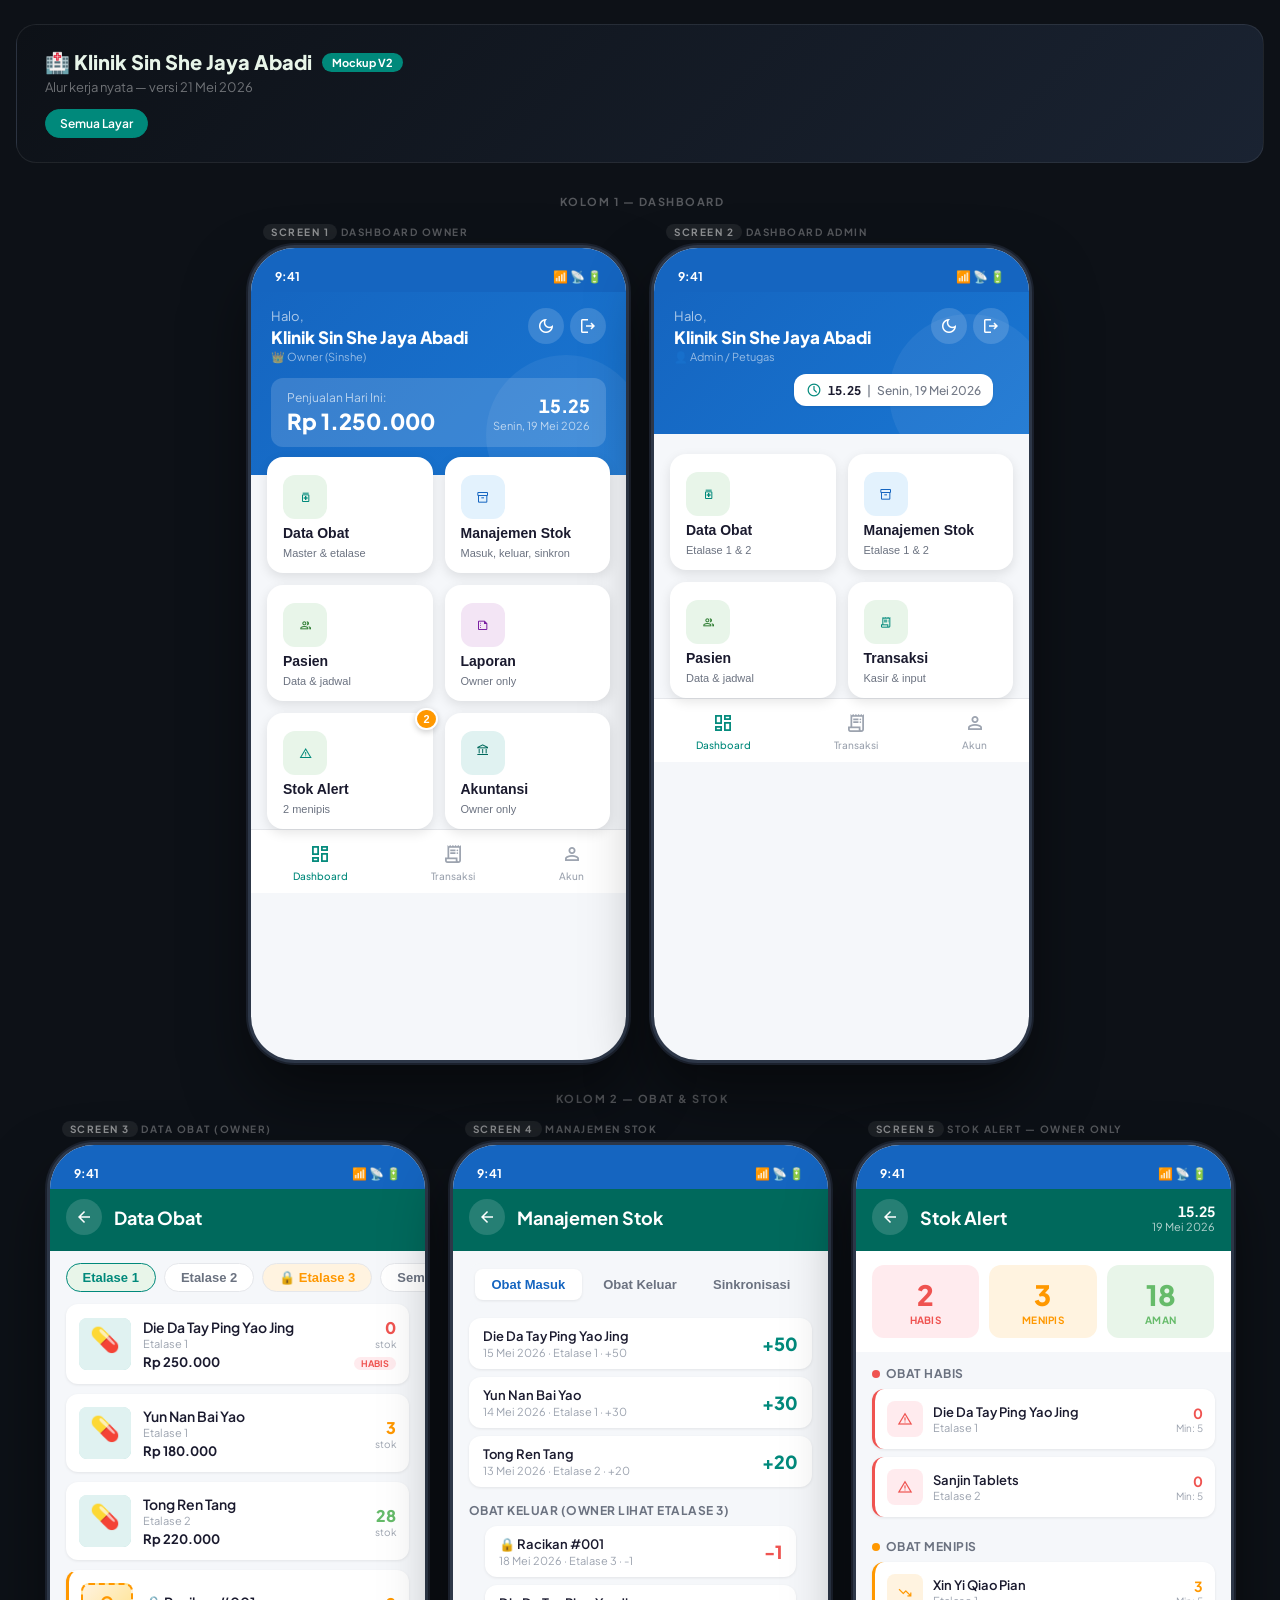
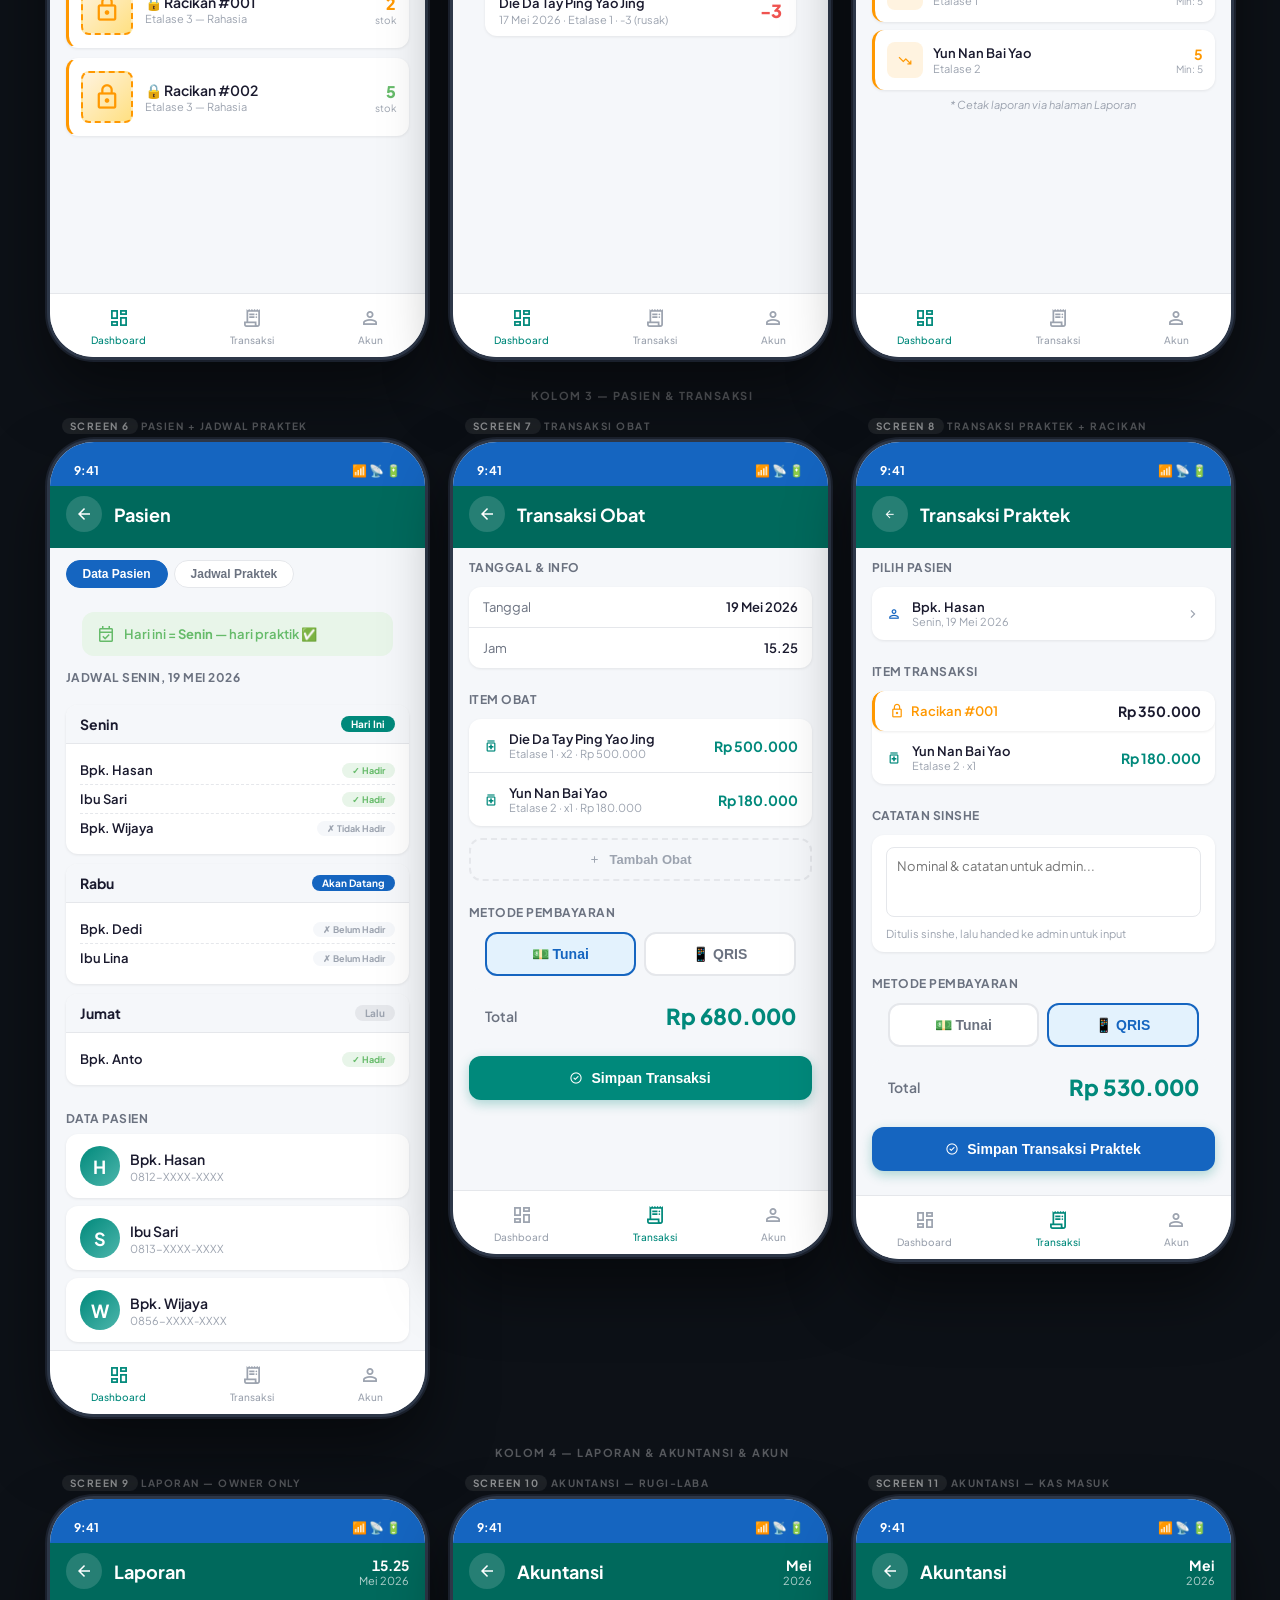
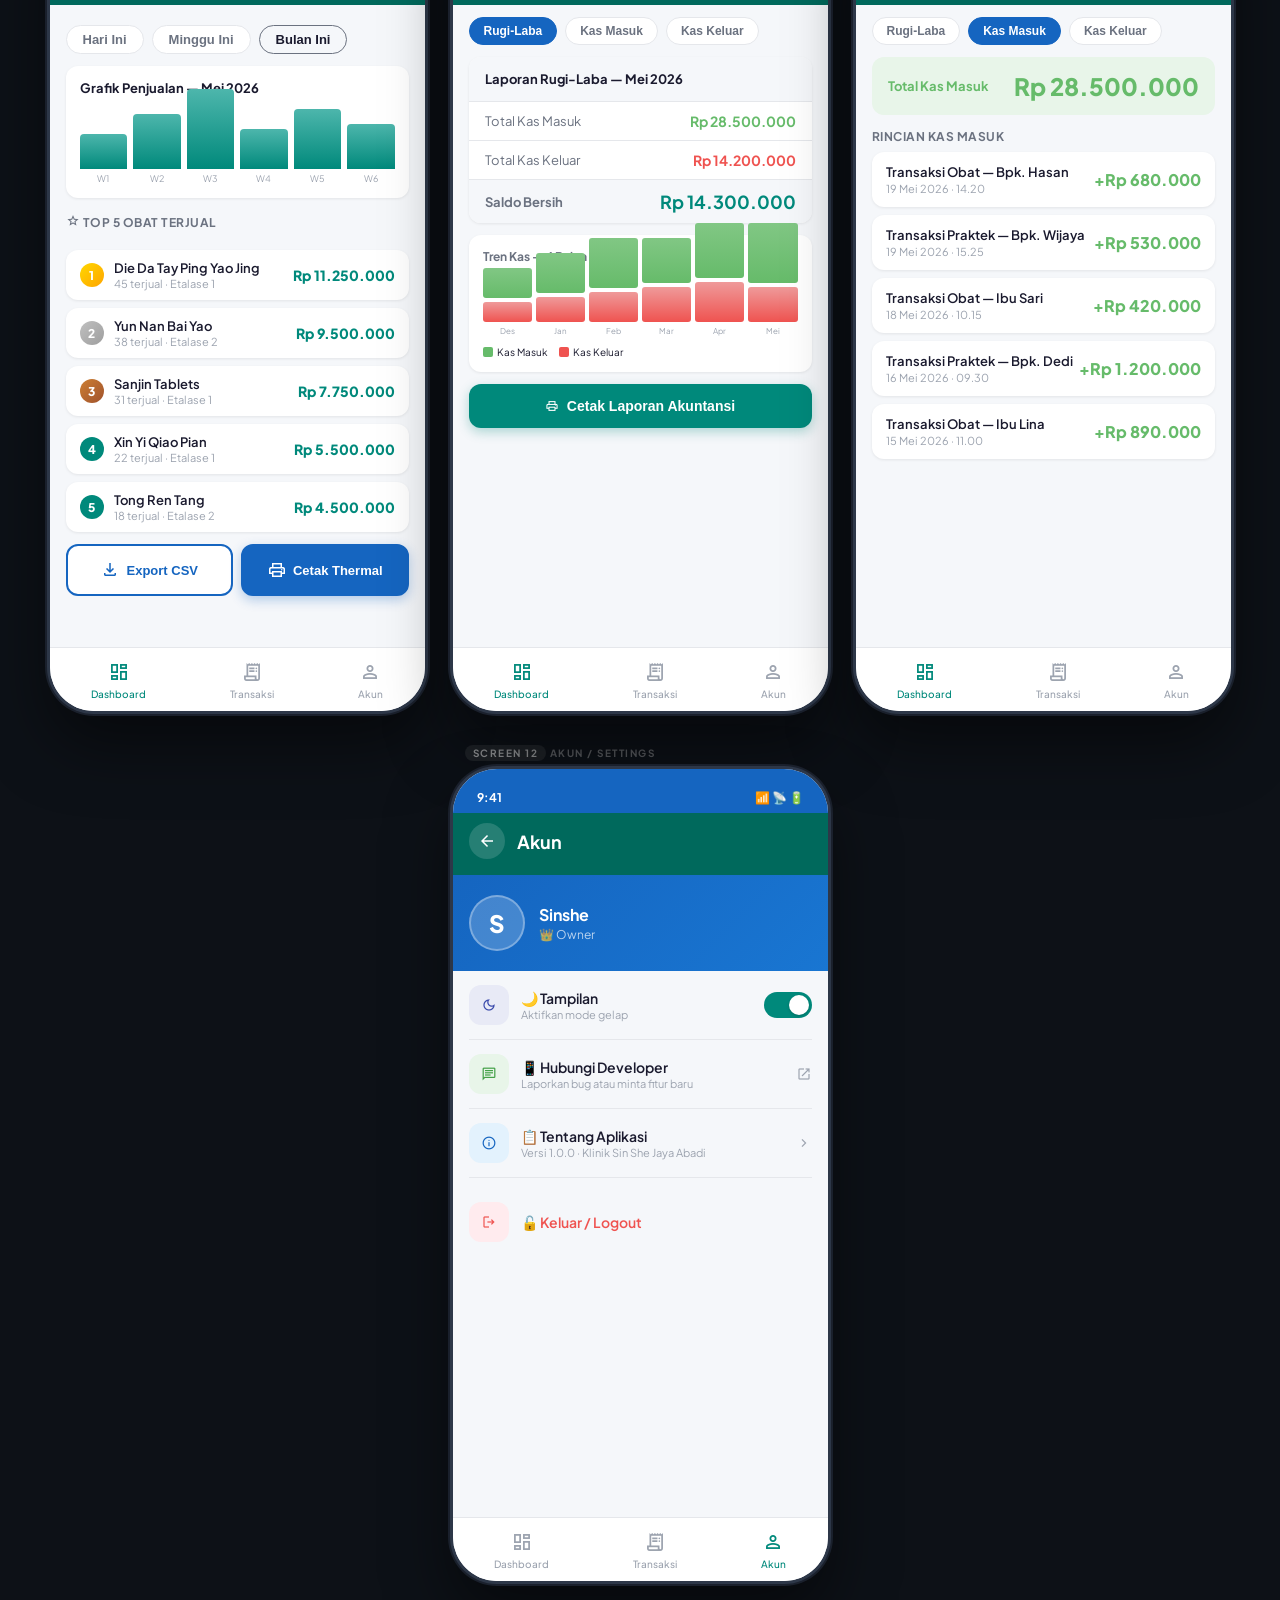
<file: docs/mockup/mockup_v2.html>
<!DOCTYPE html>
<html lang="id">
<head>
<meta charset="UTF-8">
<meta name="viewport" content="width=device-width, initial-scale=1.0">
<title>Klinik Sin She Jaya Abadi — Mockup V2</title>
<link href="https://fonts.googleapis.com/css2?family=Plus+Jakarta+Sans:wght@400;500;600;700;800&display=swap" rel="stylesheet">
<link href="https://fonts.googleapis.com/css2?family=Material+Symbols+Outlined:opsz,wght,FILL,GRAD@20..48,100..700,0..1,-50..200&display=swap" rel="stylesheet">
<style>
/* ================================================
   KLINIK SIN SHE JAYA ABADI — MOCKUP V2
   Mobile-first: 375px × 812px
   ================================================ */
*, *::before, *::after { box-sizing: border-box; margin: 0; padding: 0; }

:root {
  --blue:       #1565C0;
  --blue-dark:  #0D47A1;
  --teal:       #00897B;
  --teal-dark:  #00695C;
  --teal-light: #4DB6AC;
  --coral:      #FF7043;
  --amber:      #FFB300;
  --danger:     #EF5350;
  --danger-soft:#FFEBEE;
  --warning:    #FF9800;
  --warning-soft:#FFF3E0;
  --success:    #66BB6A;
  --success-soft:#E8F5E9;
  --purple:     #7B1FA2;
  --purple-soft:#F3E5F5;
  --surface:    #F5F7FA;
  --card:       #FFFFFF;
  --text:       #1A1A2E;
  --text-sec:   #6B7280;
  --text-muted: #9CA3AF;
  --border:     #E5E7EB;
  --shadow-sm:  0 1px 3px rgba(0,0,0,.08);
  --shadow-md:  0 4px 12px rgba(0,0,0,.1);
  --shadow-lg:  0 8px 24px rgba(0,0,0,.15);
  --r-sm: 8px; --r-md: 12px; --r-lg: 16px; --r-xl: 20px; --r-full: 9999px;
}

body {
  font-family: 'Plus Jakarta Sans', -apple-system, sans-serif;
  background: #0D1117;
  color: var(--text);
  min-height: 100vh;
  display: flex;
  flex-direction: column;
  align-items: center;
  padding: 24px 16px 48px;
}

/* ── HERO ── */
.hero {
  background: linear-gradient(135deg,#0D1117 0%,#1A2332 100%);
  border: 1px solid rgba(255,255,255,.08);
  border-radius: 20px;
  padding: 24px 28px;
  position: sticky;
  top: 16px; z-index: 100;
  width: 100%; max-width: 1400px;
}
.hero-top { display: flex; justify-content: space-between; align-items: flex-start; flex-wrap: wrap; gap: 16px; }
.hero h1 { color: #E8F5E9; font-size: 20px; font-weight: 800; display: flex; align-items: center; gap: 10px; }
.badge-tag { display: inline-block; background: var(--teal); color: white; font-size: 11px; font-weight: 700; padding: 3px 10px; border-radius: var(--r-full); }
.hero p { color: rgba(255,255,255,.4); font-size: 13px; margin-top: 4px; }
.hero-nav { display: flex; gap: 8px; flex-wrap: wrap; margin-top: 14px; }
.hero-nav a {
  color: rgba(255,255,255,.5); text-decoration: none; font-size: 12px; font-weight: 600;
  padding: 6px 14px; border-radius: var(--r-full);
  border: 1px solid rgba(255,255,255,.1); transition: all .2s; cursor: pointer;
}
.hero-nav a:hover, .hero-nav a.active { background: var(--teal); color: white; border-color: var(--teal); }

/* ── SECTION LABEL ── */
.sl { color: rgba(255,255,255,.3); font-size: 11px; font-weight: 700; text-transform: uppercase; letter-spacing: 1.5px; margin: 32px 0 10px; padding-left: 4px; }
.sl span { background: rgba(255,255,255,.07); color: rgba(255,255,255,.5); font-size: 10px; padding: 2px 8px; border-radius: var(--r-full); margin-left: 8px; }

/* ── LAYOUT ── */
.layout { display: flex; gap: 28px; flex-wrap: wrap; justify-content: center; align-items: flex-start; }
.col { display: flex; flex-direction: column; }

/* ── PHONE FRAME ── */
.phone {
  width: 375px; min-height: 812px; background: var(--surface);
  border-radius: 44px; overflow: hidden;
  box-shadow: 0 0 0 3px #2D3748, 0 0 0 5px #1A202C, 0 32px 64px rgba(0,0,0,.5);
  position: relative; display: flex; flex-direction: column;
}

/* STATUS BAR */
.sb { height: 44px; background: var(--blue); display: flex; align-items: flex-end; justify-content: space-between; padding: 0 24px 8px; font-size: 12px; font-weight: 700; color: white; flex-shrink: 0; }
.sb-teal { background: var(--teal); }
.sb-dark { background: #1A1A2E; }

/* APPBAR */
.ab { background: var(--blue); padding: 10px 16px 16px; display: flex; align-items: center; gap: 12px; flex-shrink: 0; }
.ab.dark { background: var(--blue-dark); }
.ab.teal { background: var(--teal); }
.ab.back { background: var(--teal-dark); }
.ab .bb { width: 36px; height: 36px; border-radius: 50%; background: rgba(255,255,255,.15); border: none; color: white; display: flex; align-items: center; justify-content: center; cursor: pointer; flex-shrink: 0; }
.ab .pt { flex: 1; font-size: 18px; font-weight: 700; color: white; }
.ab .cb { text-align: right; }
.ab .ct { color: white; font-size: 14px; font-weight: 700; font-variant-numeric: tabular-nums; }
.ab .cd { color: rgba(255,255,255,.7); font-size: 11px; }

/* DASHBOARD HEADER */
.dh {
  background: linear-gradient(135deg,var(--blue) 0%,#1976D2 100%);
  padding: 16px 20px 28px; position: relative; overflow: hidden; flex-shrink: 0;
}
.dh::after { content: ''; position: absolute; bottom: -40px; right: -20px; width: 160px; height: 160px; border-radius: 50%; background: rgba(255,255,255,.06); }
.dh .row { display: flex; justify-content: space-between; align-items: flex-start; position: relative; z-index: 2; }
.dh .greet { color: rgba(255,255,255,.65); font-size: 13px; }
.dh .clinic { color: white; font-size: 17px; font-weight: 800; margin-top: 2px; }
.dh .role { color: rgba(255,255,255,.55); font-size: 11px; margin-top: 2px; }
.dh .acts { display: flex; gap: 6px; align-items: center; }
.dh .abtn { width: 36px; height: 36px; border-radius: 50%; background: rgba(255,255,255,.15); border: none; color: white; display: flex; align-items: center; justify-content: center; cursor: pointer; }
.dh .sale { background: rgba(255,255,255,.15); border-radius: var(--r-md); padding: 12px 16px; margin-top: 14px; display: flex; justify-content: space-between; align-items: center; position: relative; z-index: 2; }
.dh .slbl { color: rgba(255,255,255,.65); font-size: 12px; }
.dh .samt { color: white; font-size: 22px; font-weight: 800; margin-top: 2px; }
.dh .clock-r { text-align: right; }
.dh .clkt { color: white; font-size: 18px; font-weight: 800; font-variant-numeric: tabular-nums; }
.dh .clkd { color: rgba(255,255,255,.65); font-size: 11px; margin-top: 2px; text-align: right; }

/* MENU GRID */
.mg { display: grid; grid-template-columns: 1fr 1fr; gap: 12px; padding: 0 16px; margin-top: -18px; position: relative; z-index: 5; }
.mc { background: white; border-radius: var(--r-lg); padding: 18px 16px 14px; box-shadow: var(--shadow-md); display: flex; flex-direction: column; gap: 6px; cursor: pointer; transition: all .2s; border: none; text-align: left; position: relative; }
.mc:hover { transform: translateY(-2px); box-shadow: var(--shadow-lg); }
.mc .iw { width: 44px; height: 44px; border-radius: var(--r-md); display: flex; align-items: center; justify-content: center; }
.mc .ttl { font-size: 14px; font-weight: 700; color: var(--text); }
.mc .sub { font-size: 11px; color: var(--text-sec); }
.mc .ow { width: 44px; height: 44px; border-radius: var(--r-md); display: flex; align-items: center; justify-content: center; background: #E8F5E9; color: var(--teal); }
.mc .bw { width: 44px; height: 44px; border-radius: var(--r-md); display: flex; align-items: center; justify-content: center; background: #E3F2FD; color: var(--blue); }
.mc .gr { width: 44px; height: 44px; border-radius: var(--r-md); display: flex; align-items: center; justify-content: center; background: #E8F5E9; color: #2E7D32; }
.mc .pu { width: 44px; height: 44px; border-radius: var(--r-md); display: flex; align-items: center; justify-content: center; background: #F3E5F5; color: var(--purple); }
.mc .ab { width: 44px; height: 44px; border-radius: var(--r-md); display: flex; align-items: center; justify-content: center; background: #E0F2F1; color: var(--teal-dark); }

/* STOCK BADGE */
.sb2 { position: absolute; top: -5px; right: -5px; min-width: 22px; height: 22px; border-radius: var(--r-full); background: var(--warning); color: white; font-size: 11px; font-weight: 700; display: flex; align-items: center; justify-content: center; padding: 0 6px; border: 2.5px solid white; z-index: 3; box-shadow: 0 2px 6px rgba(0,0,0,.2); }
.sb2.danger { background: var(--danger); }

/* PAGE BODY */
.pb { flex: 1; overflow-y: auto; padding-bottom: 8px; }
.pb::-webkit-scrollbar { width: 0; }

/* BOTTOM NAV */
.bn { height: 64px; background: white; border-top: 1px solid var(--border); display: flex; justify-content: space-around; align-items: center; flex-shrink: 0; }
.bi { display: flex; flex-direction: column; align-items: center; gap: 3px; color: var(--text-muted); font-size: 10px; font-weight: 500; cursor: pointer; padding: 4px 16px; transition: all .15s; position: relative; }
.bi.on { color: var(--teal); }
.bi .mat-icon { font-size: 22px; }

/* FILTER CHIPS */
.chips { display: flex; gap: 8px; padding: 12px 16px; overflow-x: auto; scrollbar-width: none; }
.chips::-webkit-scrollbar { display: none; }
.c { padding: 6px 16px; border-radius: var(--r-full); font-size: 13px; font-weight: 600; border: 1.5px solid var(--border); background: white; color: var(--text-sec); cursor: pointer; white-space: nowrap; transition: all .15s; }
.c.on.h { background: var(--danger-soft); color: var(--danger); border-color: var(--danger); }
.c.on.m { background: var(--warning-soft); color: var(--warning); border-color: var(--warning); }
.c.on.a { background: var(--success-soft); color: var(--success); border-color: var(--success); }
.c.on.s { background: var(--surface); color: var(--text); border-color: var(--text-sec); }
.c.on.et1 { background: #E8F5E9; color: var(--teal); border-color: var(--teal); }
.c.on.et2 { background: #E3F2FD; color: var(--blue); border-color: var(--blue); }
.c.on.et3 { background: #FFF3E0; color: var(--warning); border-color: var(--warning); }
.c.on.all { background: var(--surface); color: var(--text); border-color: var(--text-sec); }

/* ETALASE 3 LOCK */
.lock-chip { padding: 6px 16px; border-radius: var(--r-full); font-size: 13px; font-weight: 600; border: 1.5px solid var(--border); background: #FFF3E0; color: var(--warning); cursor: pointer; white-space: nowrap; transition: all .15s; display: flex; align-items: center; gap: 4px; }

/* OBAT LIST */
.ol { padding: 0 16px; display: flex; flex-direction: column; gap: 10px; }
.oc { background: white; border-radius: var(--r-md); padding: 12px; display: flex; gap: 12px; align-items: center; box-shadow: var(--shadow-sm); cursor: pointer; transition: all .15s; border: 1.5px solid transparent; }
.oc:hover { border-color: var(--teal); }
.oc .oi { width: 52px; height: 52px; border-radius: var(--r-sm); background: linear-gradient(135deg,#E0F2F1,#B2DFDB); display: flex; align-items: center; justify-content: center; flex-shrink: 0; }
.oc .oi img { width: 100%; height: 100%; object-fit: cover; border-radius: var(--r-sm); }
.oc .oi2 { width: 52px; height: 52px; border-radius: var(--r-sm); background: linear-gradient(135deg,#FFF3E0,#FFE082); display: flex; align-items: center; justify-content: center; flex-shrink: 0; border: 2px dashed var(--warning); }
.oc .inf { flex: 1; min-width: 0; }
.oc .nama { font-size: 14px; font-weight: 600; color: var(--text); }
.oc .etalase { font-size: 11px; color: var(--text-muted); margin-top: 1px; }
.oc .right { text-align: right; flex-shrink: 0; }
.oc .stok { font-size: 16px; font-weight: 800; }
.oc .stok.h { color: var(--danger); }
.oc .stok.m { color: var(--warning); }
.oc .stok.aman { color: var(--success); }
.oc .lbl { font-size: 10px; color: var(--text-muted); }
.oc .harga { font-size: 13px; font-weight: 700; color: var(--text); margin-top: 4px; }

/* STOK TAB */
.tabs { display: flex; background: var(--surface); padding: 6px; gap: 4px; margin: 12px 16px; border-radius: var(--r-md); }
.tab { flex: 1; padding: 8px; text-align: center; font-size: 13px; font-weight: 600; color: var(--text-sec); border-radius: var(--r-sm); cursor: pointer; border: none; background: none; transition: all .15s; }
.tab.on { background: white; color: var(--blue); box-shadow: var(--shadow-sm); }

/* STOK ENTRY LIST */
.sel { padding: 0 16px; display: flex; flex-direction: column; gap: 8px; }
.se { background: white; border-radius: var(--r-md); padding: 10px 14px; display: flex; justify-content: space-between; align-items: center; box-shadow: var(--shadow-sm); }
.se .inf .jenis { font-size: 13px; font-weight: 600; color: var(--text); }
.se .inf .det { font-size: 11px; color: var(--text-muted); margin-top: 2px; }
.se .jml { font-size: 18px; font-weight: 800; color: var(--teal); }
.se .jml.out { color: var(--danger); }

/* SUMMARY ROW */
.sr { display: grid; grid-template-columns: 1fr 1fr 1fr; gap: 10px; padding: 14px 16px; background: white; }
.sc { border-radius: var(--r-md); padding: 12px 8px; text-align: center; }
.sc.h { background: var(--danger-soft); }
.sc.m { background: var(--warning-soft); }
.sc.a { background: var(--success-soft); }
.sc .n { font-size: 28px; font-weight: 800; }
.sc.h .n { color: var(--danger); }
.sc.m .n { color: var(--warning); }
.sc.a .n { color: var(--success); }
.sc .l { font-size: 10px; font-weight: 700; text-transform: uppercase; letter-spacing: .3px; margin-top: 2px; }
.sc.h .l { color: var(--danger); }
.sc.m .l { color: var(--warning); }
.sc.a .l { color: var(--success); }

/* ALERT CARD */
.sec-hdr { font-size: 12px; font-weight: 700; color: var(--text-sec); text-transform: uppercase; letter-spacing: .5px; padding: 14px 16px 8px; display: flex; align-items: center; gap: 6px; }
.dot { width: 8px; height: 8px; border-radius: 50%; flex-shrink: 0; }
.dot.h { background: var(--danger); }
.dot.m { background: var(--warning); }
.ac { background: white; border-radius: var(--r-md); padding: 12px; margin: 0 16px 8px; display: flex; gap: 10px; align-items: center; box-shadow: var(--shadow-sm); border-left: 3px solid transparent; }
.ac.h { border-left-color: var(--danger); }
.ac.m { border-left-color: var(--warning); }
.ac .ai { width: 36px; height: 36px; border-radius: var(--r-sm); display: flex; align-items: center; justify-content: center; flex-shrink: 0; }
.ac.h .ai { background: var(--danger-soft); color: var(--danger); }
.ac.m .ai { background: var(--warning-soft); color: var(--warning); }
.ac .inf { flex: 1; }
.ac .inf .nama { font-size: 13px; font-weight: 600; color: var(--text); }
.ac .inf .etalase { font-size: 11px; color: var(--text-muted); margin-top: 1px; }
.ac .stk { text-align: right; }
.ac .stk .val { font-size: 14px; font-weight: 700; }
.ac.h .stk .val { color: var(--danger); }
.ac.m .stk .val { color: var(--warning); }
.ac .stk .min { font-size: 10px; color: var(--text-muted); }

/* PASIEN + JADWAL */
.ptabs { display: flex; gap: 6px; padding: 12px 16px; overflow-x: auto; scrollbar-width: none; }
.ptabs::-webkit-scrollbar { display: none; }
.ptab { padding: 6px 16px; border-radius: var(--r-full); font-size: 12px; font-weight: 600; background: white; color: var(--text-sec); border: 1.5px solid var(--border); cursor: pointer; white-space: nowrap; transition: all .15s; }
.ptab.on { background: var(--blue); color: white; border-color: var(--blue); }

.hari-badge { margin: 12px 16px 0; background: var(--success-soft); color: var(--success); border-radius: var(--r-md); padding: 10px 14px; display: flex; align-items: center; gap: 8px; font-size: 13px; font-weight: 600; }
.hari-badge.non { background: var(--surface); color: var(--text-muted); }
.hari-badge .mat-icon { font-size: 20px; }

.jadwal-list { padding: 12px 16px; display: grid; gap: 10px; }
.jc { background: white; border-radius: var(--r-md); overflow: hidden; box-shadow: var(--shadow-sm); }
.jc-hdr { background: var(--surface); padding: 10px 14px; display: flex; justify-content: space-between; align-items: center; border-bottom: 1px solid var(--border); }
.jc-hdr .day { font-size: 14px; font-weight: 700; color: var(--text); }
.jc-hdr .badge { font-size: 10px; font-weight: 700; padding: 2px 10px; border-radius: var(--r-full); }
.jc-hdr .badge.today { background: var(--teal); color: white; }
.jc-hdr .badge.lalu { background: var(--border); color: var(--text-muted); }
.jc-hdr .badge.akan { background: var(--blue); color: white; }
.jc-body { padding: 12px 14px; }
.ji { display: flex; justify-content: space-between; align-items: center; padding: 6px 0; border-bottom: 1px dashed var(--border); }
.ji:last-child { border-bottom: none; }
.ji .pt { font-size: 13px; font-weight: 600; color: var(--text); }
.ji .st { font-size: 9px; font-weight: 700; padding: 2px 10px; border-radius: var(--r-full); }
.ji .st.hadir { background: var(--success-soft); color: var(--success); }
.ji .st.tdk { background: var(--surface); color: var(--text-muted); }

.pasien-list { padding: 0 16px; display: flex; flex-direction: column; gap: 8px; }
.pc { background: white; border-radius: var(--r-md); padding: 12px 14px; display: flex; gap: 10px; align-items: center; box-shadow: var(--shadow-sm); cursor: pointer; }
.pc .av { width: 40px; height: 40px; border-radius: 50%; background: linear-gradient(135deg,var(--teal),var(--teal-light)); display: flex; align-items: center; justify-content: center; color: white; font-size: 18px; font-weight: 700; flex-shrink: 0; }
.pc .inf { flex: 1; }
.pc .inf .nama { font-size: 14px; font-weight: 600; color: var(--text); }
.pc .inf .telp { font-size: 11px; color: var(--text-muted); margin-top: 2px; }

/* TRANSACTION FORM */
.form-section { padding: 0 16px; display: flex; flex-direction: column; gap: 12px; }
.fs-label { font-size: 12px; font-weight: 700; color: var(--text-sec); text-transform: uppercase; letter-spacing: .5px; margin-top: 12px; }
.form-card { background: white; border-radius: var(--r-md); overflow: hidden; box-shadow: var(--shadow-sm); }
.fc-row { display: flex; justify-content: space-between; align-items: center; padding: 12px 14px; border-bottom: 1px solid var(--border); }
.fc-row:last-child { border-bottom: none; }
.fc-label { font-size: 13px; color: var(--text-sec); }
.fc-value { font-size: 13px; font-weight: 600; color: var(--text); display: flex; align-items: center; gap: 4px; }

.pay-btns { display: flex; gap: 8px; padding: 0 16px; }
.pay-btn { flex: 1; padding: 12px; border-radius: var(--r-md); border: 2px solid var(--border); background: white; font-size: 14px; font-weight: 700; color: var(--text-sec); display: flex; align-items: center; justify-content: center; gap: 8px; cursor: pointer; transition: all .15s; }
.pay-btn.on { border-color: var(--blue); background: #E3F2FD; color: var(--blue); }

.add-item-btn { background: none; border: 2px dashed var(--border); border-radius: var(--r-md); padding: 12px; display: flex; align-items: center; justify-content: center; gap: 8px; color: var(--text-muted); font-size: 13px; font-weight: 600; cursor: pointer; width: 100%; transition: all .15s; }
.add-item-btn:hover { border-color: var(--teal); color: var(--teal); }
.tot-card { background: var(--surface); border-radius: var(--r-md); padding: 14px 16px; display: flex; justify-content: space-between; align-items: center; }
.tot-label { font-size: 14px; font-weight: 600; color: var(--text-sec); }
.tot-value { font-size: 22px; font-weight: 800; color: var(--teal); }
.save-btn { margin: 12px 16px 16px; background: var(--teal); color: white; border: none; border-radius: var(--r-md); padding: 14px; font-size: 14px; font-weight: 700; width: calc(100% - 32px); display: flex; align-items: center; justify-content: center; gap: 8px; cursor: pointer; box-shadow: 0 4px 12px rgba(0,137,123,.3); }

.catatan-box { background: white; border-radius: var(--r-md); padding: 12px 14px; box-shadow: var(--shadow-sm); }
.catatan-box textarea { width: 100%; border: 1.5px solid var(--border); border-radius: var(--r-sm); padding: 10px; font-size: 13px; font-family: inherit; resize: none; outline: none; }
.catatan-box textarea:focus { border-color: var(--teal); }
.catatan-box .hint { font-size: 11px; color: var(--text-muted); margin-top: 6px; }

/* RACIKAN ITEM */
.racikan-item { background: white; border-radius: var(--r-md); padding: 10px 14px; display: flex; justify-content: space-between; align-items: center; box-shadow: var(--shadow-sm); border-left: 3px solid var(--warning); }
.racikan-item .racikan-label { font-size: 13px; font-weight: 600; color: var(--warning); display: flex; align-items: center; gap: 6px; }
.racikan-item .jml { font-size: 14px; font-weight: 700; color: var(--text); }

/* FORM INPUT */
.form-input { background: white; border-radius: var(--r-md); overflow: hidden; box-shadow: var(--shadow-sm); }
.fi-row { display: flex; align-items: center; padding: 12px 14px; border-bottom: 1px solid var(--border); gap: 10px; }
.fi-row:last-child { border-bottom: none; }
.fi-icon { color: var(--text-muted); flex-shrink: 0; }
.fi { flex: 1; font-size: 14px; color: var(--text); border: none; outline: none; background: transparent; }
.fi::placeholder { color: var(--text-muted); }
.fi-select { flex: 1; font-size: 14px; color: var(--text); border: none; outline: none; background: transparent; -webkit-appearance: none; }

/* LAPORAN */
.lap-tabs { display: flex; background: var(--surface); padding: 6px; gap: 4px; margin: 12px 16px; border-radius: var(--r-md); }
.lap-tab { flex: 1; padding: 8px; text-align: center; font-size: 13px; font-weight: 600; color: var(--text-sec); border-radius: var(--r-sm); cursor: pointer; border: none; background: none; transition: all .15s; }
.lap-tab.on { background: white; color: var(--blue); box-shadow: var(--shadow-sm); }

.bar-chart { display: flex; align-items: flex-end; gap: 6px; height: 80px; padding-top: 8px; }
.bc-group { flex: 1; text-align: center; display: flex; flex-direction: column; align-items: center; gap: 4px; }
.bc-bar { width: 100%; border-radius: 4px 4px 0 0; background: linear-gradient(to top,var(--teal),var(--teal-light)); min-height: 4px; }
.bc-lbl { font-size: 9px; color: var(--text-muted); }

.top-obat { padding: 0 16px; display: flex; flex-direction: column; gap: 8px; margin-top: 12px; }
.to-item { background: white; border-radius: var(--r-md); padding: 10px 14px; display: flex; align-items: center; gap: 10px; box-shadow: var(--shadow-sm); }
.to-item .rank { width: 24px; height: 24px; border-radius: 50%; font-size: 12px; font-weight: 800; display: flex; align-items: center; justify-content: center; color: white; flex-shrink: 0; }
.rank.gold { background: linear-gradient(135deg,#FFD700,#FFA500); }
.rank.silver { background: linear-gradient(135deg,#C0C0C0,#9E9E9E); }
.rank.bronze { background: linear-gradient(135deg,#CD7F32,#A0522D); }
.rank.plain { background: var(--teal); }
.to-item .info { flex: 1; }
.to-item .nama { font-size: 13px; font-weight: 600; }
.to-item .sold { font-size: 11px; color: var(--text-muted); margin-top: 1px; }
.to-item .amount { font-size: 14px; font-weight: 800; color: var(--teal); }
.action-btns { display: flex; gap: 8px; margin: 12px 16px 16px; }
.act-btn { flex: 1; padding: 12px; border-radius: var(--r-md); font-size: 13px; font-weight: 700; display: flex; align-items: center; justify-content: center; gap: 6px; cursor: pointer; }
.act-btn.outline { background: white; color: var(--blue); border: 2px solid var(--blue); }
.act-btn.fill { background: var(--blue); color: white; border: 2px solid var(--blue); box-shadow: 0 4px 12px rgba(21,101,192,.3); }

/* AKUNTANSI */
.ak-tabs { display: flex; gap: 8px; padding: 12px 16px; overflow-x: auto; scrollbar-width: none; }
.ak-tabs::-webkit-scrollbar { display: none; }
.ak-tab { padding: 6px 14px; border-radius: var(--r-full); font-size: 12px; font-weight: 600; background: white; color: var(--text-sec); border: 1.5px solid var(--border); cursor: pointer; white-space: nowrap; transition: all .15s; }
.ak-tab.on { background: var(--blue); color: white; border-color: var(--blue); }

.rl-card { background: white; border-radius: var(--r-md); margin: 0 16px; overflow: hidden; box-shadow: var(--shadow-sm); }
.rl-hdr { padding: 14px 16px; background: var(--surface); font-size: 13px; font-weight: 700; color: var(--text); border-bottom: 1px solid var(--border); }
.rl-row { display: flex; justify-content: space-between; align-items: center; padding: 10px 16px; border-bottom: 1px solid var(--border); }
.rl-row:last-child { border-bottom: none; }
.rl-lbl { font-size: 13px; color: var(--text-sec); }
.rl-val { font-size: 14px; font-weight: 700; }
.rl-val.masuk { color: var(--success); }
.rl-val.keluar { color: var(--danger); }
.rl-val.total { color: var(--teal); font-size: 18px; }

.tren-chart { margin: 12px 16px; background: white; border-radius: var(--r-md); padding: 14px; box-shadow: var(--shadow-sm); }
.tren-chart .tc-t { font-size: 12px; font-weight: 700; color: var(--text-sec); margin-bottom: 12px; }
.tren-bars { display: flex; align-items: flex-end; gap: 4px; height: 60px; }
.tbw { flex: 1; display: flex; flex-direction: column; align-items: center; gap: 4px; }
.tbar { width: 100%; border-radius: 3px; min-height: 3px; }
.tbar.masuk { background: linear-gradient(to top,var(--success),#81C784); }
.tbar.keluar { background: linear-gradient(to top,var(--danger),#EF9A9A); }
.tlbl { font-size: 8px; color: var(--text-muted); text-align: center; }
.tren-legend { display: flex; gap: 12px; margin-top: 10px; font-size: 10px; }
.tren-legend .li { display: flex; align-items: center; gap: 4px; }
.tren-legend .swatch { width: 10px; height: 10px; border-radius: 2px; }

/* KAS LIST */
.kas-list { padding: 0 16px; display: flex; flex-direction: column; gap: 8px; }
.kas-item { background: white; border-radius: var(--r-md); padding: 12px 14px; display: flex; justify-content: space-between; align-items: center; box-shadow: var(--shadow-sm); }
.kas-item .ki { flex: 1; }
.kas-item .ki .jenis { font-size: 13px; font-weight: 600; color: var(--text); }
.kas-item .ki .tgl { font-size: 11px; color: var(--text-muted); margin-top: 2px; }
.kas-item .jml { font-size: 16px; font-weight: 800; color: var(--success); }
.kas-item.out .jml { color: var(--danger); }

/* AKUN / SETTINGS */
.user-card { background: linear-gradient(135deg,var(--blue),#1976D2); padding: 20px 16px; display: flex; align-items: center; gap: 14px; }
.user-card .av { width: 56px; height: 56px; border-radius: 50%; background: rgba(255,255,255,.2); border: 2px solid rgba(255,255,255,.3); display: flex; align-items: center; justify-content: center; color: white; font-size: 24px; font-weight: 800; flex-shrink: 0; }
.user-card .name { font-size: 16px; font-weight: 700; color: white; }
.user-card .role { font-size: 12px; color: rgba(255,255,255,.7); margin-top: 2px; }

.settings-list { padding: 0 16px; display: flex; flex-direction: column; gap: 0; }
.settings-item { display: flex; align-items: center; padding: 14px 0; border-bottom: 1px solid var(--border); cursor: pointer; transition: all .15s; gap: 12px; }
.settings-item:last-child { border-bottom: none; }
.settings-item:hover { background: var(--surface); margin: 0 -16px; padding: 14px 16px; }
.settings-item .si-icon { width: 40px; height: 40px; border-radius: var(--r-md); display: flex; align-items: center; justify-content: center; flex-shrink: 0; }
.settings-item .si-icon.dark { background: #E8EAF6; color: #3949AB; }
.settings-item .si-icon.whatsapp { background: #E8F5E9; color: #43A047; }
.settings-item .si-icon.info { background: #E3F2FD; color: var(--blue); }
.settings-item .si-icon.logout { background: var(--danger-soft); color: var(--danger); }
.settings-item .si-text { flex: 1; }
.settings-item .si-text .si-title { font-size: 14px; font-weight: 600; color: var(--text); }
.settings-item .si-text .si-sub { font-size: 11px; color: var(--text-muted); margin-top: 1px; }
.settings-item .logout-text { font-size: 14px; font-weight: 600; color: var(--danger); }

/* TOGGLE SWITCH */
.toggle { width: 48px; height: 26px; border-radius: 13px; background: var(--border); position: relative; cursor: pointer; transition: all .2s; flex-shrink: 0; }
.toggle.on { background: var(--teal); }
.toggle::after { content: ''; position: absolute; top: 3px; left: 3px; width: 20px; height: 20px; border-radius: 50%; background: white; transition: all .2s; box-shadow: 0 1px 3px rgba(0,0,0,.2); }
.toggle.on::after { left: 25px; }

/* MATERIAL ICONS */
.mat-icon { font-family: 'Material Symbols Outlined'; font-weight: 400; }
.mat-ic { font-family: 'Material Symbols Outlined'; font-weight: 400; font-size: 20px; }
.mat-lg { font-family: 'Material Symbols Outlined'; font-weight: 400; font-size: 28px; }

/* PRINT BTN */
.print-btn { margin: 12px 16px 16px; background: var(--teal); color: white; border: none; border-radius: var(--r-md); padding: 14px; font-size: 14px; font-weight: 700; width: calc(100% - 32px); display: flex; align-items: center; justify-content: center; gap: 8px; cursor: pointer; box-shadow: 0 4px 12px rgba(0,137,123,.3); }

/* NO CETAK NOTE */
.no-cetak-note { margin: 8px 16px; font-size: 11px; color: var(--text-muted); text-align: center; font-style: italic; }

/* CLOCK IN DASHBOARD */
.clock-mini { display: flex; justify-content: flex-end; padding: 10px 16px 0; }
.mini-clock { background: white; border-radius: var(--r-md); padding: 6px 12px; display: flex; align-items: center; gap: 6px; box-shadow: var(--shadow-sm); font-size: 12px; color: var(--text-sec); font-weight: 500; }
.mini-clock .mc-time { color: var(--text); font-weight: 700; font-variant-numeric: tabular-nums; }

/* JADWAL INFO */
.jadwal-info { background: white; border-radius: var(--r-md); padding: 10px 14px; margin: 10px 16px 0; box-shadow: var(--shadow-sm); display: flex; align-items: center; gap: 8px; }
.jadwal-info .ji-icon { width: 36px; height: 36px; border-radius: var(--r-sm); display: flex; align-items: center; justify-content: center; flex-shrink: 0; }
.jadwal-info .ji-text { flex: 1; }
.jadwal-info .ji-text .ji-title { font-size: 13px; font-weight: 600; color: var(--text); }
.jadwal-info .ji-text .ji-sub { font-size: 11px; color: var(--text-muted); margin-top: 1px; }

/* METODE DISPLAY */
.method-tag { display: inline-flex; align-items: center; gap: 4px; font-size: 12px; font-weight: 600; padding: 2px 10px; border-radius: var(--r-full); }
.method-tag.cash { background: var(--success-soft); color: var(--success); }
.method-tag.qris { background: #E3F2FD; color: var(--blue); }
</style>
</head>
<body>

<!-- HERO HEADER -->
<div style="width:100%;max-width:1400px">
  <div class="hero">
    <div>
      <h1>🏥 Klinik Sin She Jaya Abadi <span class="badge-tag">Mockup V2</span></h1>
      <p>Alur kerja nyata — versi 21 Mei 2026</p>
    </div>
    <div class="hero-nav">
      <a class="active">Semua Layar</a>
    </div>
  </div>
</div>

<!-- ══════════════════════════════════════════════
     KOLOM 1 — DASHBOARD
═══════════════════════════════════════════���══ -->

<div class="sl">KOLOM 1 — Dashboard</div>

<div class="layout">

  <!-- SCREEN 1: DASHBOARD OWNER -->
  <div class="col">
    <div class="sl" style="margin-top:8px;font-size:10px"><span>Screen 1</span> Dashboard Owner</div>
    <div class="phone">
      <div class="sb"><span>9:41</span><span>📶 📡 🔋</span></div>
      <div class="dh">
        <div class="row">
          <div>
            <div class="greet">Halo,</div>
            <div class="clinic">Klinik Sin She Jaya Abadi</div>
            <div class="role">👑 Owner (Sinshe)</div>
          </div>
          <div class="acts">
            <button class="abtn"><span class="mat-ic">dark_mode</span></button>
            <button class="abtn"><span class="mat-ic">logout</span></button>
          </div>
        </div>
        <div class="sale">
          <div>
            <div class="slbl">Penjualan Hari Ini:</div>
            <div class="samt">Rp 1.250.000</div>
          </div>
          <div class="clock-r">
            <div class="clkt">15.25</div>
            <div class="clkd">Senin, 19 Mei 2026</div>
          </div>
        </div>
      </div>
      <div class="mg">
        <button class="mc">
          <div class="ow"><span class="mat-icon">medication</span></div>
          <div class="ttl">Data Obat</div>
          <div class="sub">Master &amp; etalase</div>
        </button>
        <button class="mc">
          <div class="bw"><span class="mat-icon">inventory_2</span></div>
          <div class="ttl">Manajemen Stok</div>
          <div class="sub">Masuk, keluar, sinkron</div>
        </button>
        <button class="mc">
          <div class="gr"><span class="mat-icon">group</span></div>
          <div class="ttl">Pasien</div>
          <div class="sub">Data &amp; jadwal</div>
        </button>
        <button class="mc">
          <div class="pu"><span class="mat-icon">summarize</span></div>
          <div class="ttl">Laporan</div>
          <div class="sub">Owner only</div>
        </button>
        <button class="mc">
          <div class="sb2">2</div>
          <div class="ow"><span class="mat-icon">warning</span></div>
          <div class="ttl">Stok Alert</div>
          <div class="sub">2 menipis</div>
        </button>
        <button class="mc">
          <div class="ab"><span class="mat-icon">account_balance</span></div>
          <div class="ttl">Akuntansi</div>
          <div class="sub">Owner only</div>
        </button>
      </div>
      <div class="bn">
        <div class="bi on"><span class="mat-icon">dashboard</span><span>Dashboard</span></div>
        <div class="bi"><span class="mat-icon">receipt_long</span><span>Transaksi</span></div>
        <div class="bi"><span class="mat-icon">person</span><span>Akun</span></div>
      </div>
    </div>
  </div>

  <!-- SCREEN 2: DASHBOARD ADMIN -->
  <div class="col">
    <div class="sl" style="margin-top:8px;font-size:10px"><span>Screen 2</span> Dashboard Admin</div>
    <div class="phone">
      <div class="sb"><span>9:41</span><span>📶 📡 🔋</span></div>
      <div class="dh">
        <div class="row">
          <div>
            <div class="greet">Halo,</div>
            <div class="clinic">Klinik Sin She Jaya Abadi</div>
            <div class="role">👤 Admin / Petugas</div>
          </div>
          <div class="acts">
            <button class="abtn"><span class="mat-ic">dark_mode</span></button>
            <button class="abtn"><span class="mat-ic">logout</span></button>
          </div>
        </div>
        <!-- NO sale info for admin -->
        <div class="clock-mini">
          <div class="mini-clock">
            <span class="mat-ic" style="font-size:16px;color:var(--teal)">schedule</span>
            <span class="mc-time">15.25</span>
            <span>|</span>
            <span>Senin, 19 Mei 2026</span>
          </div>
        </div>
      </div>
      <div class="mg" style="margin-top:20px">
        <button class="mc">
          <div class="ow"><span class="mat-icon">medication</span></div>
          <div class="ttl">Data Obat</div>
          <div class="sub">Etalase 1 &amp; 2</div>
        </button>
        <button class="mc">
          <div class="bw"><span class="mat-icon">inventory_2</span></div>
          <div class="ttl">Manajemen Stok</div>
          <div class="sub">Etalase 1 &amp; 2</div>
        </button>
        <button class="mc">
          <div class="gr"><span class="mat-icon">group</span></div>
          <div class="ttl">Pasien</div>
          <div class="sub">Data &amp; jadwal</div>
        </button>
        <button class="mc">
          <div class="ow"><span class="mat-icon">receipt_long</span></div>
          <div class="ttl">Transaksi</div>
          <div class="sub">Kasir &amp; input</div>
        </button>
      </div>
      <div class="bn">
        <div class="bi on"><span class="mat-icon">dashboard</span><span>Dashboard</span></div>
        <div class="bi"><span class="mat-icon">receipt_long</span><span>Transaksi</span></div>
        <div class="bi"><span class="mat-icon">person</span><span>Akun</span></div>
      </div>
    </div>
  </div>

</div>

<!-- ══════════════════════════════════════════════
     KOLOM 2 — OBAT & STOK
══════════════════════════════════════════════ -->

<div class="sl">KOLOM 2 — Obat &amp; Stok</div>

<div class="layout">

  <!-- SCREEN 3: DATA OBAT -->
  <div class="col">
    <div class="sl" style="margin-top:8px;font-size:10px"><span>Screen 3</span> Data Obat (Owner)</div>
    <div class="phone">
      <div class="sb sby"><span>9:41</span><span>📶 📡 🔋</span></div>
      <style>.sb-teal { height:44px; background:var(--teal) !important; display:flex; align-items:flex-end; justify-content:space-between; padding:0 24px 8px; font-size:12px; font-weight:700; color:white; flex-shrink:0; }</style>
      <div class="ab teal" style="background:var(--teal-dark)"><button class="bb"><span class="mat-ic">arrow_back</span></button><div class="pt">Data Obat</div></div>
      <div class="pb">
        <div class="chips">
          <button class="c on et1">Etalase 1</button>
          <button class="c et2">Etalase 2</button>
          <button class="lock-chip">🔒 Etalase 3</button>
          <button class="c">Semua</button>
        </div>
        <div class="ol">
          <div class="oc">
            <div class="oi"><img src="data:image/svg+xml,<svg xmlns='http://www.w3.org/2000/svg' width='52' height='52'><rect fill='%23E0F2F1' width='52' height='52'/><text x='26' y='30' text-anchor='middle' font-size='24'>💊</text></svg>" alt="obat"></div>
            <div class="inf"><div class="nama">Die Da Tay Ping Yao Jing</div><div class="etalase">Etalase 1</div><div class="harga">Rp 250.000</div></div>
            <div class="right"><div class="stok h">0</div><div class="lbl">stok</div><div style="display:inline-block;font-size:9px;font-weight:700;padding:1px 7px;border-radius:9999px;background:var(--danger-soft);color:var(--danger);margin-top:3px">HABIS</div></div>
          </div>
          <div class="oc">
            <div class="oi"><img src="data:image/svg+xml,<svg xmlns='http://www.w3.org/2000/svg' width='52' height='52'><rect fill='%23E0F2F1' width='52' height='52'/><text x='26' y='30' text-anchor='middle' font-size='24'>💊</text></svg>" alt="obat"></div>
            <div class="inf"><div class="nama">Yun Nan Bai Yao</div><div class="etalase">Etalase 1</div><div class="harga">Rp 180.000</div></div>
            <div class="right"><div class="stok m">3</div><div class="lbl">stok</div></div>
          </div>
          <div class="oc">
            <div class="oi"><img src="data:image/svg+xml,<svg xmlns='http://www.w3.org/2000/svg' width='52' height='52'><rect fill='%23E0F2F1' width='52' height='52'/><text x='26' y='30' text-anchor='middle' font-size='24'>💊</text></svg>" alt="obat"></div>
            <div class="inf"><div class="nama">Tong Ren Tang</div><div class="etalase">Etalase 2</div><div class="harga">Rp 220.000</div></div>
            <div class="right"><div class="stok aman">28</div><div class="lbl">stok</div></div>
          </div>
          <!-- Etalase 3 — RAHASIA -->
          <div class="oc" style="border-left:3px solid var(--warning)">
            <div class="oi2"><span class="mat-lg" style="color:var(--warning)">lock</span></div>
            <div class="inf"><div class="nama">🔒 Racikan #001</div><div class="etalase">Etalase 3 — Rahasia</div></div>
            <div class="right"><div class="stok m">2</div><div class="lbl">stok</div></div>
          </div>
          <div class="oc" style="border-left:3px solid var(--warning)">
            <div class="oi2"><span class="mat-lg" style="color:var(--warning)">lock</span></div>
            <div class="inf"><div class="nama">🔒 Racikan #002</div><div class="etalase">Etalase 3 — Rahasia</div></div>
            <div class="right"><div class="stok aman">5</div><div class="lbl">stok</div></div>
          </div>
        </div>
      </div>
      <div class="bn">
        <div class="bi on"><span class="mat-icon">dashboard</span><span>Dashboard</span></div>
        <div class="bi"><span class="mat-icon">receipt_long</span><span>Transaksi</span></div>
        <div class="bi"><span class="mat-icon">person</span><span>Akun</span></div>
      </div>
    </div>
  </div>

  <!-- SCREEN 4: MANAJEMEN STOK -->
  <div class="col">
    <div class="sl" style="margin-top:8px;font-size:10px"><span>Screen 4</span> Manajemen Stok</div>
    <div class="phone">
      <div class="sb sby"><span>9:41</span><span>📶 📡 🔋</span></div>
      <div class="ab teal" style="background:var(--teal-dark)"><button class="bb"><span class="mat-ic">arrow_back</span></button><div class="pt">Manajemen Stok</div></div>
      <div class="pb">
        <div class="tabs">
          <button class="tab on">Obat Masuk</button>
          <button class="tab">Obat Keluar</button>
          <button class="tab">Sinkronisasi</button>
        </div>
        <div class="sel">
          <div class="se">
            <div class="inf">
              <div class="jenis">Die Da Tay Ping Yao Jing</div>
              <div class="det">15 Mei 2026 · Etalase 1 · +50</div>
            </div>
            <div class="jml">+50</div>
          </div>
          <div class="se">
            <div class="inf">
              <div class="jenis">Yun Nan Bai Yao</div>
              <div class="det">14 Mei 2026 · Etalase 1 · +30</div>
            </div>
            <div class="jml">+30</div>
          </div>
          <div class="se">
            <div class="inf">
              <div class="jenis">Tong Ren Tang</div>
              <div class="det">13 Mei 2026 · Etalase 2 · +20</div>
            </div>
            <div class="jml">+20</div>
          </div>
        </div>
        <div style="padding:16px">
          <div style="font-size:12px;font-weight:700;color:var(--text-sec);text-transform:uppercase;letter-spacing:.5px;margin-bottom:8px">Obat Keluar (Owner lihat Etalase 3)</div>
          <div class="sel">
            <div class="se">
              <div class="inf">
                <div class="jenis">🔒 Racikan #001</div>
                <div class="det">18 Mei 2026 · Etalase 3 · -1</div>
              </div>
              <div class="jml out">-1</div>
            </div>
            <div class="se">
              <div class="inf">
                <div class="jenis">Die Da Tay Ping Yao Jing</div>
                <div class="det">17 Mei 2026 · Etalase 1 · -3 (rusak)</div>
              </div>
              <div class="jml out">-3</div>
            </div>
          </div>
        </div>
      </div>
      <div class="bn">
        <div class="bi on"><span class="mat-icon">dashboard</span><span>Dashboard</span></div>
        <div class="bi"><span class="mat-icon">receipt_long</span><span>Transaksi</span></div>
        <div class="bi"><span class="mat-icon">person</span><span>Akun</span></div>
      </div>
    </div>
  </div>

  <!-- SCREEN 5: STOK ALERT (NO CETAK) -->
  <div class="col">
    <div class="sl" style="margin-top:8px;font-size:10px"><span>Screen 5</span> Stok Alert — Owner Only</div>
    <div class="phone">
      <div class="sb"><span>9:41</span><span>📶 📡 🔋</span></div>
      <div class="ab back"><button class="bb"><span class="mat-ic">arrow_back</span></button><div class="pt">Stok Alert</div><div class="cb"><div class="ct">15.25</div><div class="cd">19 Mei 2026</div></div></div>
      <div class="pb">
        <div class="sr">
          <div class="sc h"><div class="n">2</div><div class="l">Habis</div></div>
          <div class="sc m"><div class="n">3</div><div class="l">Menipis</div></div>
          <div class="sc a"><div class="n">18</div><div class="l">Aman</div></div>
        </div>
        <div class="sec-hdr"><span class="dot h"></span>Obat Habis</div>
        <div class="ac h">
          <div class="ai"><span class="mat-icon">warning</span></div>
          <div class="inf"><div class="nama">Die Da Tay Ping Yao Jing</div><div class="etalase">Etalase 1</div></div>
          <div class="stk"><div class="val">0</div><div class="min">Min: 5</div></div>
        </div>
        <div class="ac h">
          <div class="ai"><span class="mat-icon">warning</span></div>
          <div class="inf"><div class="nama">Sanjin Tablets</div><div class="etalase">Etalase 2</div></div>
          <div class="stk"><div class="val">0</div><div class="min">Min: 5</div></div>
        </div>
        <div class="sec-hdr"><span class="dot m"></span>Obat Menipis</div>
        <div class="ac m">
          <div class="ai"><span class="mat-icon">trending_down</span></div>
          <div class="inf"><div class="nama">Xin Yi Qiao Pian</div><div class="etalase">Etalase 1</div></div>
          <div class="stk"><div class="val">3</div><div class="min">Min: 5</div></div>
        </div>
        <div class="ac m">
          <div class="ai"><span class="mat-icon">trending_down</span></div>
          <div class="inf"><div class="nama">Yun Nan Bai Yao</div><div class="etalase">Etalase 2</div></div>
          <div class="stk"><div class="val">5</div><div class="min">Min: 5</div></div>
        </div>
        <div class="no-cetak-note">* Cetak laporan via halaman Laporan</div>
      </div>
      <div class="bn">
        <div class="bi on"><span class="mat-icon">dashboard</span><span>Dashboard</span></div>
        <div class="bi"><span class="mat-icon">receipt_long</span><span>Transaksi</span></div>
        <div class="bi"><span class="mat-icon">person</span><span>Akun</span></div>
      </div>
    </div>
  </div>

</div>

<!-- ══════════════════════════════════════════════
     KOLOM 3 — PASIEN & TRANSAKSI
══════════════════════════════════════════════ -->

<div class="sl">KOLOM 3 — Pasien &amp; Transaksi</div>

<div class="layout">

  <!-- SCREEN 6: PASIEN + JADWAL PRAKTEK -->
  <div class="col">
    <div class="sl" style="margin-top:8px;font-size:10px"><span>Screen 6</span> Pasien + Jadwal Praktek</div>
    <div class="phone">
      <div class="sb"><span>9:41</span><span>📶 📡 🔋</span></div>
      <div class="ab back"><button class="bb"><span class="mat-ic">arrow_back</span></button><div class="pt">Pasien</div></div>
      <div class="pb">
        <div class="ptabs">
          <button class="ptab on">Data Pasien</button>
          <button class="ptab">Jadwal Praktek</button>
        </div>

        <!-- JADWAL PRAKTEK SECTION -->
        <div style="padding:0 16px;display:flex;flex-direction:column;gap:0">
          <div class="hari-badge">
            <span class="mat-icon">event_available</span>
            <span>Hari ini = <strong>Senin</strong> — hari praktik ✅</span>
          </div>

          <div style="font-size:12px;font-weight:700;color:var(--text-sec);text-transform:uppercase;letter-spacing:.5px;padding:14px 0 8px">Jadwal Senin, 19 Mei 2026</div>
        </div>

        <div class="jadwal-list">
          <div class="jc">
            <div class="jc-hdr">
              <span class="day">Senin</span>
              <span class="badge today">Hari Ini</span>
            </div>
            <div class="jc-body">
              <div class="ji">
                <span class="pt">Bpk. Hasan</span>
                <span class="st hadir">✓ Hadir</span>
              </div>
              <div class="ji">
                <span class="pt">Ibu Sari</span>
                <span class="st hadir">✓ Hadir</span>
              </div>
              <div class="ji">
                <span class="pt">Bpk. Wijaya</span>
                <span class="st tdk">✗ Tidak Hadir</span>
              </div>
            </div>
          </div>

          <div class="jc">
            <div class="jc-hdr">
              <span class="day">Rabu</span>
              <span class="badge akan">Akan Datang</span>
            </div>
            <div class="jc-body">
              <div class="ji">
                <span class="pt">Bpk. Dedi</span>
                <span class="st tdk">✗ Belum Hadir</span>
              </div>
              <div class="ji">
                <span class="pt">Ibu Lina</span>
                <span class="st tdk">✗ Belum Hadir</span>
              </div>
            </div>
          </div>

          <div class="jc">
            <div class="jc-hdr">
              <span class="day">Jumat</span>
              <span class="badge lalu">Lalu</span>
            </div>
            <div class="jc-body">
              <div class="ji">
                <span class="pt">Bpk. Anto</span>
                <span class="st hadir">✓ Hadir</span>
              </div>
            </div>
          </div>
        </div>

        <div style="font-size:12px;font-weight:700;color:var(--text-sec);text-transform:uppercase;letter-spacing:.5px;padding:14px 16px 8px">Data Pasien</div>
        <div class="pasien-list">
          <div class="pc">
            <div class="av">H</div>
            <div class="inf"><div class="nama">Bpk. Hasan</div><div class="telp">0812-XXXX-XXXX</div></div>
          </div>
          <div class="pc">
            <div class="av">S</div>
            <div class="inf"><div class="nama">Ibu Sari</div><div class="telp">0813-XXXX-XXXX</div></div>
          </div>
          <div class="pc">
            <div class="av">W</div>
            <div class="inf"><div class="nama">Bpk. Wijaya</div><div class="telp">0856-XXXX-XXXX</div></div>
          </div>
        </div>
      </div>
      <div class="bn">
        <div class="bi on"><span class="mat-icon">dashboard</span><span>Dashboard</span></div>
        <div class="bi"><span class="mat-icon">receipt_long</span><span>Transaksi</span></div>
        <div class="bi"><span class="mat-icon">person</span><span>Akun</span></div>
      </div>
    </div>
  </div>

  <!-- SCREEN 7: TRANSAKSI OBAT -->
  <div class="col">
    <div class="sl" style="margin-top:8px;font-size:10px"><span>Screen 7</span> Transaksi Obat</div>
    <div class="phone">
      <div class="sb sby"><span>9:41</span><span>📶 📡 🔋</span></div>
      <div class="ab teal" style="background:var(--teal-dark)"><button class="bb"><span class="mat-ic">arrow_back</span></button><div class="pt">Transaksi Obat</div></div>
      <div class="pb">
        <div class="form-section">
          <div class="fs-label">Tanggal &amp; Info</div>
          <div class="form-card">
            <div class="fc-row">
              <span class="fc-label">Tanggal</span>
              <span class="fc-value">19 Mei 2026</span>
            </div>
            <div class="fc-row">
              <span class="fc-label">Jam</span>
              <span class="fc-value">15.25</span>
            </div>
          </div>

          <div class="fs-label">Item Obat</div>
          <div class="form-card">
            <div class="fi-row">
              <span class="mat-icon" style="color:var(--teal)">medication</span>
              <div style="flex:1">
                <div style="font-size:13px;font-weight:600">Die Da Tay Ping Yao Jing</div>
                <div style="font-size:11px;color:var(--text-muted)">Etalase 1 · x2 · Rp 500.000</div>
              </div>
              <div style="font-size:14px;font-weight:700;color:var(--teal)">Rp 500.000</div>
            </div>
            <div class="fi-row">
              <span class="mat-icon" style="color:var(--teal)">medication</span>
              <div style="flex:1">
                <div style="font-size:13px;font-weight:600">Yun Nan Bai Yao</div>
                <div style="font-size:11px;color:var(--text-muted)">Etalase 2 · x1 · Rp 180.000</div>
              </div>
              <div style="font-size:14px;font-weight:700;color:var(--teal)">Rp 180.000</div>
            </div>
          </div>
          <button class="add-item-btn"><span class="mat-icon">add</span> Tambah Obat</button>

          <div class="fs-label">Metode Pembayaran</div>
          <div class="pay-btns">
            <button class="pay-btn on">💵 Tunai</button>
            <button class="pay-btn">📱 QRIS</button>
          </div>

          <div class="tot-card">
            <span class="tot-label">Total</span>
            <span class="tot-value">Rp 680.000</span>
          </div>
        </div>
        <button class="save-btn"><span class="mat-icon">check_circle</span> Simpan Transaksi</button>
      </div>
      <div class="bn">
        <div class="bi"><span class="mat-icon">dashboard</span><span>Dashboard</span></div>
        <div class="bi on"><span class="mat-icon">receipt_long</span><span>Transaksi</span></div>
        <div class="bi"><span class="mat-icon">person</span><span>Akun</span></div>
      </div>
    </div>
  </div>

  <!-- SCREEN 8: TRANSAKSI PRAKTEK (dengan Racikan) -->
  <div class="col">
    <div class="sl" style="margin-top:8px;font-size:10px"><span>Screen 8</span> Transaksi Praktek + Racikan</div>
    <div class="phone">
      <div class="sb sby"><span>9:41</span><span>📶 📡 🔋</span></div>
      <div class="ab teal" style="background:var(--teal-dark)"><button class="bb"><span class="mat-icon">arrow_back</span></button><div class="pt">Transaksi Praktek</div></div>
      <div class="pb">
        <div class="form-section">
          <div class="fs-label">Pilih Pasien</div>
          <div class="form-card">
            <div class="fi-row">
              <span class="mat-icon" style="color:var(--blue)">person</span>
              <div style="flex:1">
                <div style="font-size:13px;font-weight:600">Bpk. Hasan</div>
                <div style="font-size:11px;color:var(--text-muted)">Senin, 19 Mei 2026</div>
              </div>
              <span class="mat-icon" style="color:var(--text-muted)">chevron_right</span>
            </div>
          </div>

          <div class="fs-label">Item Transaksi</div>
          <div class="form-card">
            <!-- Racikan #001 — shown as KODE, not real name -->
            <div class="racikan-item">
              <div class="racikan-label">
                <span class="mat-icon" style="font-size:16px">lock</span>
                Racikan #001
              </div>
              <div class="jml">Rp 350.000</div>
            </div>
            <div class="fi-row">
              <span class="mat-icon" style="color:var(--teal)">medication</span>
              <div style="flex:1">
                <div style="font-size:13px;font-weight:600">Yun Nan Bai Yao</div>
                <div style="font-size:11px;color:var(--text-muted)">Etalase 2 · x1</div>
              </div>
              <div style="font-size:14px;font-weight:700;color:var(--teal)">Rp 180.000</div>
            </div>
          </div>

          <div class="fs-label">Catatan Sinshe</div>
          <div class="catatan-box">
            <textarea rows="3" placeholder="Nominal &amp; catatan untuk admin..."></textarea>
            <div class="hint">Ditulis sinshe, lalu handed ke admin untuk input</div>
          </div>

          <div class="fs-label">Metode Pembayaran</div>
          <div class="pay-btns">
            <button class="pay-btn">💵 Tunai</button>
            <button class="pay-btn on">📱 QRIS</button>
          </div>

          <div class="tot-card">
            <span class="tot-label">Total</span>
            <span class="tot-value">Rp 530.000</span>
          </div>
        </div>
        <button class="save-btn" style="background:var(--blue)"><span class="mat-icon">check_circle</span> Simpan Transaksi Praktek</button>
      </div>
      <div class="bn">
        <div class="bi"><span class="mat-icon">dashboard</span><span>Dashboard</span></div>
        <div class="bi on"><span class="mat-icon">receipt_long</span><span>Transaksi</span></div>
        <div class="bi"><span class="mat-icon">person</span><span>Akun</span></div>
      </div>
    </div>
  </div>

</div>

<!-- ══════════════════════════════════════════════
     KOLOM 4 — LAPORAN & AKUNTANSI & AKUN
══════════════════════════════════════════════ -->

<div class="sl">KOLOM 4 — Laporan &amp; Akuntansi &amp; Akun</div>

<div class="layout">

  <!-- SCREEN 9: LAPORAN (Owner Only) -->
  <div class="col">
    <div class="sl" style="margin-top:8px;font-size:10px"><span>Screen 9</span> Laporan — Owner Only</div>
    <div class="phone">
      <div class="sb"><span>9:41</span><span>📶 📡 🔋</span></div>
      <div class="ab back"><button class="bb"><span class="mat-ic">arrow_back</span></button><div class="pt">Laporan</div><div class="cb"><div class="ct">15.25</div><div class="cd">Mei 2026</div></div></div>
      <div class="pb">
        <div class="chips" style="margin-top:8px">
          <button class="c">Hari Ini</button>
          <button class="c">Minggu Ini</button>
          <button class="c on s">Bulan Ini</button>
        </div>

        <div style="background:white;margin:0 16px;border-radius:var(--r-md);padding:14px;box-shadow:var(--shadow-sm)">
          <div style="font-size:13px;font-weight:700;color:var(--text);margin-bottom:8px">Grafik Penjualan — Mei 2026</div>
          <div class="bar-chart">
            <div class="bc-group"><div class="bc-bar" style="height:35px"></div><div class="bc-lbl">W1</div></div>
            <div class="bc-group"><div class="bc-bar" style="height:55px"></div><div class="bc-lbl">W2</div></div>
            <div class="bc-group"><div class="bc-bar" style="height:80px"></div><div class="bc-lbl">W3</div></div>
            <div class="bc-group"><div class="bc-bar" style="height:40px"></div><div class="bc-lbl">W4</div></div>
            <div class="bc-group"><div class="bc-bar" style="height:60px"></div><div class="bc-lbl">W5</div></div>
            <div class="bc-group"><div class="bc-bar" style="height:45px"></div><div class="bc-lbl">W6</div></div>
          </div>
        </div>

        <div style="font-size:12px;font-weight:700;color:var(--text-sec);text-transform:uppercase;letter-spacing:.5px;padding:14px 16px 8px">
          <span class="mat-icon" style="font-size:14px">star</span>&nbsp;Top 5 Obat Terjual
        </div>
        <div class="top-obat">
          <div class="to-item">
            <div class="rank gold">1</div>
            <div class="info"><div class="nama">Die Da Tay Ping Yao Jing</div><div class="sold">45 terjual · Etalase 1</div></div>
            <div class="amount">Rp 11.250.000</div>
          </div>
          <div class="to-item">
            <div class="rank silver">2</div>
            <div class="info"><div class="nama">Yun Nan Bai Yao</div><div class="sold">38 terjual · Etalase 2</div></div>
            <div class="amount">Rp 9.500.000</div>
          </div>
          <div class="to-item">
            <div class="rank bronze">3</div>
            <div class="info"><div class="nama">Sanjin Tablets</div><div class="sold">31 terjual · Etalase 1</div></div>
            <div class="amount">Rp 7.750.000</div>
          </div>
          <div class="to-item">
            <div class="rank plain">4</div>
            <div class="info"><div class="nama">Xin Yi Qiao Pian</div><div class="sold">22 terjual · Etalase 1</div></div>
            <div class="amount">Rp 5.500.000</div>
          </div>
          <div class="to-item">
            <div class="rank plain">5</div>
            <div class="info"><div class="nama">Tong Ren Tang</div><div class="sold">18 terjual · Etalase 2</div></div>
            <div class="amount">Rp 4.500.000</div>
          </div>
        </div>
        <div class="action-btns">
          <button class="act-btn outline"><span class="mat-ic">download</span> Export CSV</button>
          <button class="act-btn fill"><span class="mat-ic">print</span> Cetak Thermal</button>
        </div>
      </div>
      <div class="bn">
        <div class="bi on"><span class="mat-icon">dashboard</span><span>Dashboard</span></div>
        <div class="bi"><span class="mat-icon">receipt_long</span><span>Transaksi</span></div>
        <div class="bi"><span class="mat-icon">person</span><span>Akun</span></div>
      </div>
    </div>
  </div>

  <!-- SCREEN 10: AKUNTANSI RUGI-LABA -->
  <div class="col">
    <div class="sl" style="margin-top:8px;font-size:10px"><span>Screen 10</span> Akuntansi — Rugi-Laba</div>
    <div class="phone">
      <div class="sb"><span>9:41</span><span>📶 📡 🔋</span></div>
      <div class="ab back"><button class="bb"><span class="mat-ic">arrow_back</span></button><div class="pt">Akuntansi</div><div class="cb"><div class="ct">Mei</div><div class="cd">2026</div></div></div>
      <div class="pb">
        <div class="ak-tabs">
          <button class="ak-tab on">Rugi-Laba</button>
          <button class="ak-tab">Kas Masuk</button>
          <button class="ak-tab">Kas Keluar</button>
        </div>

        <div class="rl-card">
          <div class="rl-hdr">Laporan Rugi-Laba — Mei 2026</div>
          <div class="rl-row">
            <span class="rl-lbl">Total Kas Masuk</span>
            <span class="rl-val masuk">Rp 28.500.000</span>
          </div>
          <div class="rl-row">
            <span class="rl-lbl">Total Kas Keluar</span>
            <span class="rl-val keluar">Rp 14.200.000</span>
          </div>
          <div class="rl-row" style="background:var(--surface)">
            <span class="rl-lbl" style="font-weight:700">Saldo Bersih</span>
            <span class="rl-val total">Rp 14.300.000</span>
          </div>
        </div>

        <div class="tren-chart">
          <div class="tc-t">Tren Kas — 6 Bulan Terakhir</div>
          <div class="tren-bars">
            <div class="tbw"><div class="tbar masuk" style="height:30px"></div><div class="tbar keluar" style="height:20px"></div><div class="tlbl">Des</div></div>
            <div class="tbw"><div class="tbar masuk" style="height:40px"></div><div class="tbar keluar" style="height:25px"></div><div class="tlbl">Jan</div></div>
            <div class="tbw"><div class="tbar masuk" style="height:50px"></div><div class="tbar keluar" style="height:30px"></div><div class="tlbl">Feb</div></div>
            <div class="tbw"><div class="tbar masuk" style="height:45px"></div><div class="tbar keluar" style="height:35px"></div><div class="tlbl">Mar</div></div>
            <div class="tbw"><div class="tbar masuk" style="height:55px"></div><div class="tbar keluar" style="height:40px"></div><div class="tlbl">Apr</div></div>
            <div class="tbw"><div class="tbar masuk" style="height:60px"></div><div class="tbar keluar" style="height:35px"></div><div class="tlbl">Mei</div></div>
          </div>
          <div class="tren-legend">
            <div class="li"><div class="swatch" style="background:var(--success)"></div><span>Kas Masuk</span></div>
            <div class="li"><div class="swatch" style="background:var(--danger)"></div><span>Kas Keluar</span></div>
          </div>
        </div>
        <button class="print-btn"><span class="mat-icon">print</span> Cetak Laporan Akuntansi</button>
      </div>
      <div class="bn">
        <div class="bi on"><span class="mat-icon">dashboard</span><span>Dashboard</span></div>
        <div class="bi"><span class="mat-icon">receipt_long</span><span>Transaksi</span></div>
        <div class="bi"><span class="mat-icon">person</span><span>Akun</span></div>
      </div>
    </div>
  </div>

  <!-- SCREEN 11: KAS MASUK TAB -->
  <div class="col">
    <div class="sl" style="margin-top:8px;font-size:10px"><span>Screen 11</span> Akuntansi — Kas Masuk</div>
    <div class="phone">
      <div class="sb"><span>9:41</span><span>📶 📡 🔋</span></div>
      <div class="ab back"><button class="bb"><span class="mat-ic">arrow_back</span></button><div class="pt">Akuntansi</div><div class="cb"><div class="ct">Mei</div><div class="cd">2026</div></div></div>
      <div class="pb">
        <div class="ak-tabs">
          <button class="ak-tab">Rugi-Laba</button>
          <button class="ak-tab on">Kas Masuk</button>
          <button class="ak-tab">Kas Keluar</button>
        </div>

        <div style="background:var(--success-soft);margin:0 16px;border-radius:var(--r-md);padding:14px 16px;display:flex;justify-content:space-between;align-items:center">
          <div style="font-size:13px;font-weight:700;color:var(--success)">Total Kas Masuk</div>
          <div style="font-size:24px;font-weight:800;color:var(--success)">Rp 28.500.000</div>
        </div>

        <div style="font-size:12px;font-weight:700;color:var(--text-sec);text-transform:uppercase;letter-spacing:.5px;padding:14px 16px 8px">Rincian Kas Masuk</div>
        <div class="kas-list">
          <div class="kas-item">
            <div class="ki"><div class="jenis">Transaksi Obat — Bpk. Hasan</div><div class="tgl">19 Mei 2026 · 14.20</div></div>
            <div class="jml">+Rp 680.000</div>
          </div>
          <div class="kas-item">
            <div class="ki"><div class="jenis">Transaksi Praktek — Bpk. Wijaya</div><div class="tgl">19 Mei 2026 · 15.25</div></div>
            <div class="jml">+Rp 530.000</div>
          </div>
          <div class="kas-item">
            <div class="ki"><div class="jenis">Transaksi Obat — Ibu Sari</div><div class="tgl">18 Mei 2026 · 10.15</div></div>
            <div class="jml">+Rp 420.000</div>
          </div>
          <div class="kas-item">
            <div class="ki"><div class="jenis">Transaksi Praktek — Bpk. Dedi</div><div class="tgl">16 Mei 2026 · 09.30</div></div>
            <div class="jml">+Rp 1.200.000</div>
          </div>
          <div class="kas-item">
            <div class="ki"><div class="jenis">Transaksi Obat — Ibu Lina</div><div class="tgl">15 Mei 2026 · 11.00</div></div>
            <div class="jml">+Rp 890.000</div>
          </div>
        </div>
      </div>
      <div class="bn">
        <div class="bi on"><span class="mat-icon">dashboard</span><span>Dashboard</span></div>
        <div class="bi"><span class="mat-icon">receipt_long</span><span>Transaksi</span></div>
        <div class="bi"><span class="mat-icon">person</span><span>Akun</span></div>
      </div>
    </div>
  </div>

  <!-- SCREEN 12: AKUN / SETTINGS -->
  <div class="col">
    <div class="sl" style="margin-top:8px;font-size:10px"><span>Screen 12</span> Akun / Settings</div>
    <div class="phone">
      <div class="sb"><span>9:41</span><span>📶 📡 🔋</span></div>
      <div class="ab teal" style="background:var(--teal-dark)"><button class="bb"><span class="mat-ic">arrow_back</span></button><div class="pt">Akun</div></div>
      <div class="pb">
        <div class="user-card">
          <div class="av">S</div>
          <div>
            <div class="name">Sinshe</div>
            <div class="role">👑 Owner</div>
          </div>
        </div>

        <div class="settings-list">
          <div class="settings-item">
            <div class="si-icon dark"><span class="mat-icon">dark_mode</span></div>
            <div class="si-text">
              <div class="si-title">🌙 Tampilan</div>
              <div class="si-sub">Aktifkan mode gelap</div>
            </div>
            <div class="toggle on"></div>
          </div>
          <div class="settings-item">
            <div class="si-icon whatsapp"><span class="mat-icon">chat</span></div>
            <div class="si-text">
              <div class="si-title">📱 Hubungi Developer</div>
              <div class="si-sub">Laporkan bug atau minta fitur baru</div>
            </div>
            <span class="mat-icon" style="color:var(--text-muted)">open_in_new</span>
          </div>
          <div class="settings-item">
            <div class="si-icon info"><span class="mat-icon">info</span></div>
            <div class="si-text">
              <div class="si-title">📋 Tentang Aplikasi</div>
              <div class="si-sub">Versi 1.0.0 · Klinik Sin She Jaya Abadi</div>
            </div>
            <span class="mat-icon" style="color:var(--text-muted)">chevron_right</span>
          </div>
          <div style="height:8px"></div>
          <div class="settings-item" style="padding:16px 0">
            <div class="si-icon logout"><span class="mat-icon">logout</span></div>
            <div class="logout-text">🔓 Keluar / Logout</div>
          </div>
        </div>
      </div>
      <div class="bn">
        <div class="bi"><span class="mat-icon">dashboard</span><span>Dashboard</span></div>
        <div class="bi"><span class="mat-icon">receipt_long</span><span>Transaksi</span></div>
        <div class="bi on"><span class="mat-icon">person</span><span>Akun</span></div>
      </div>
    </div>
  </div>

</div>

</body>
</html>
</file>
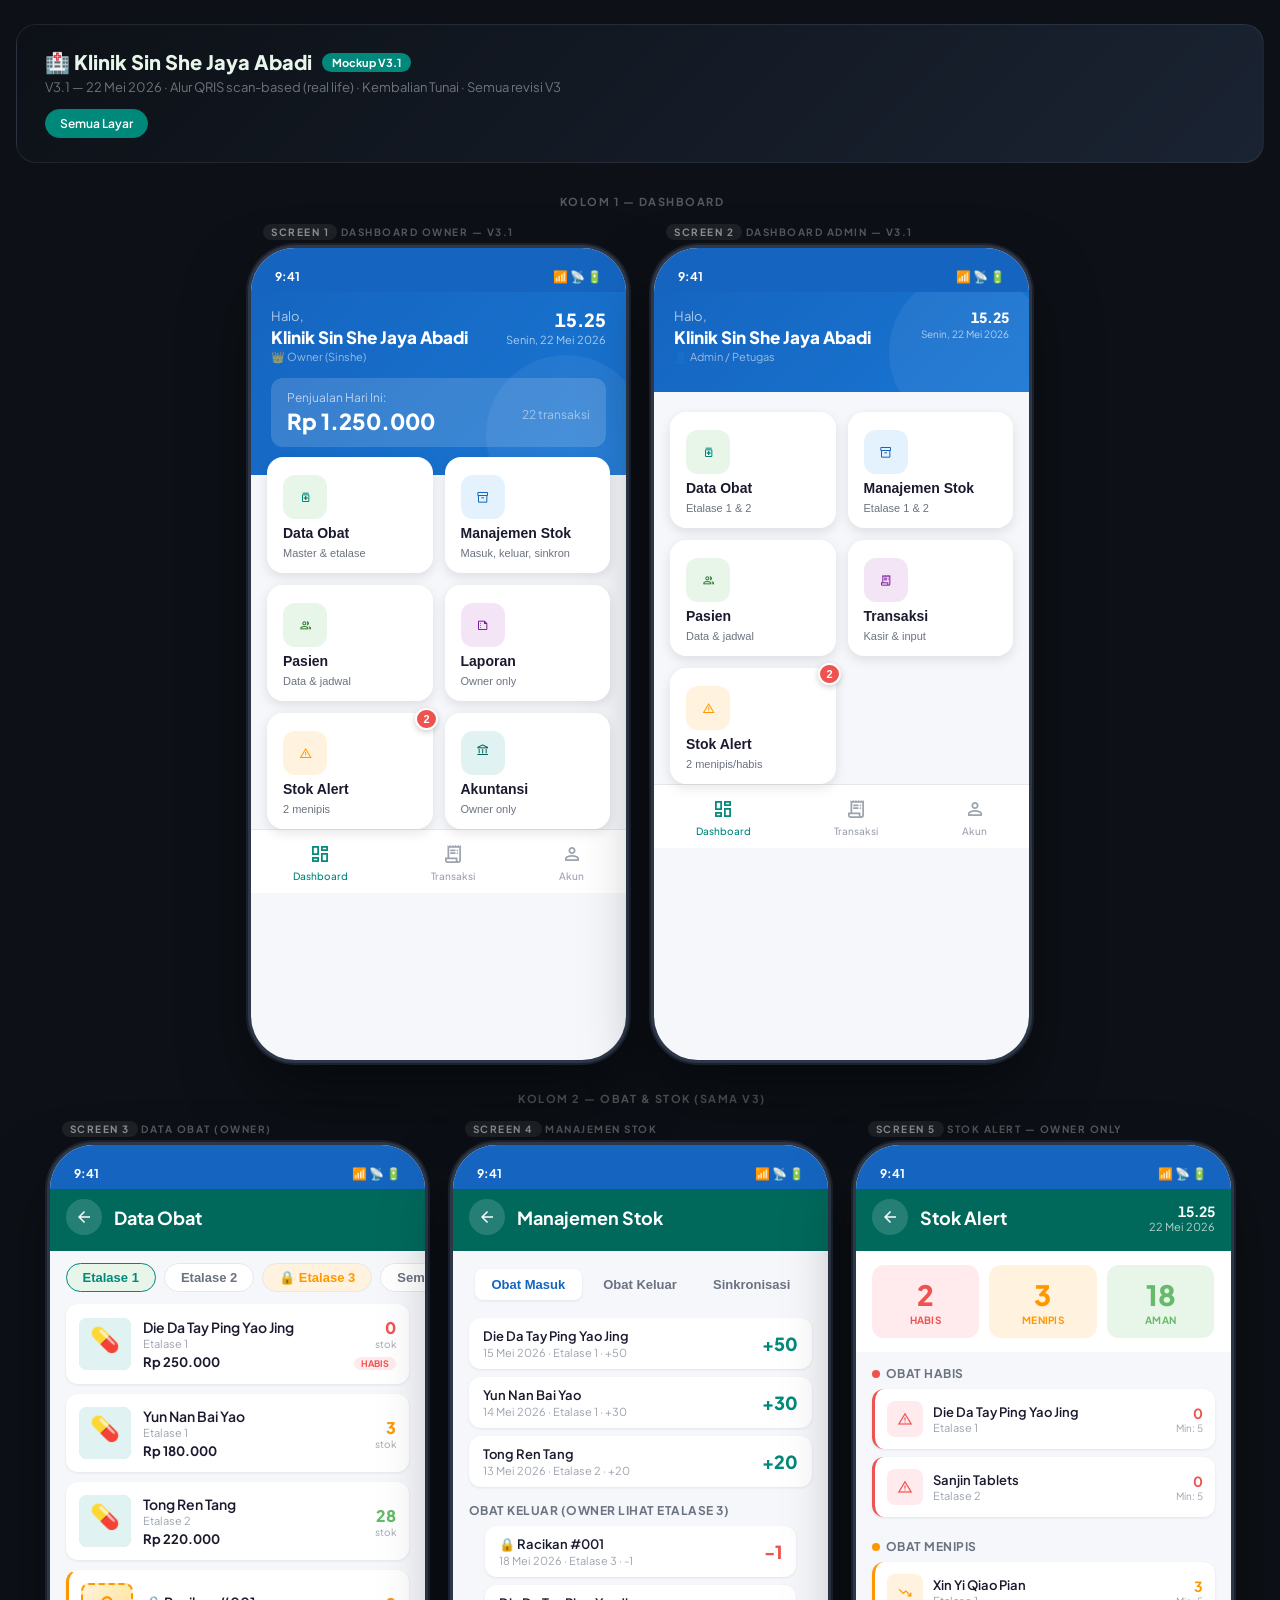
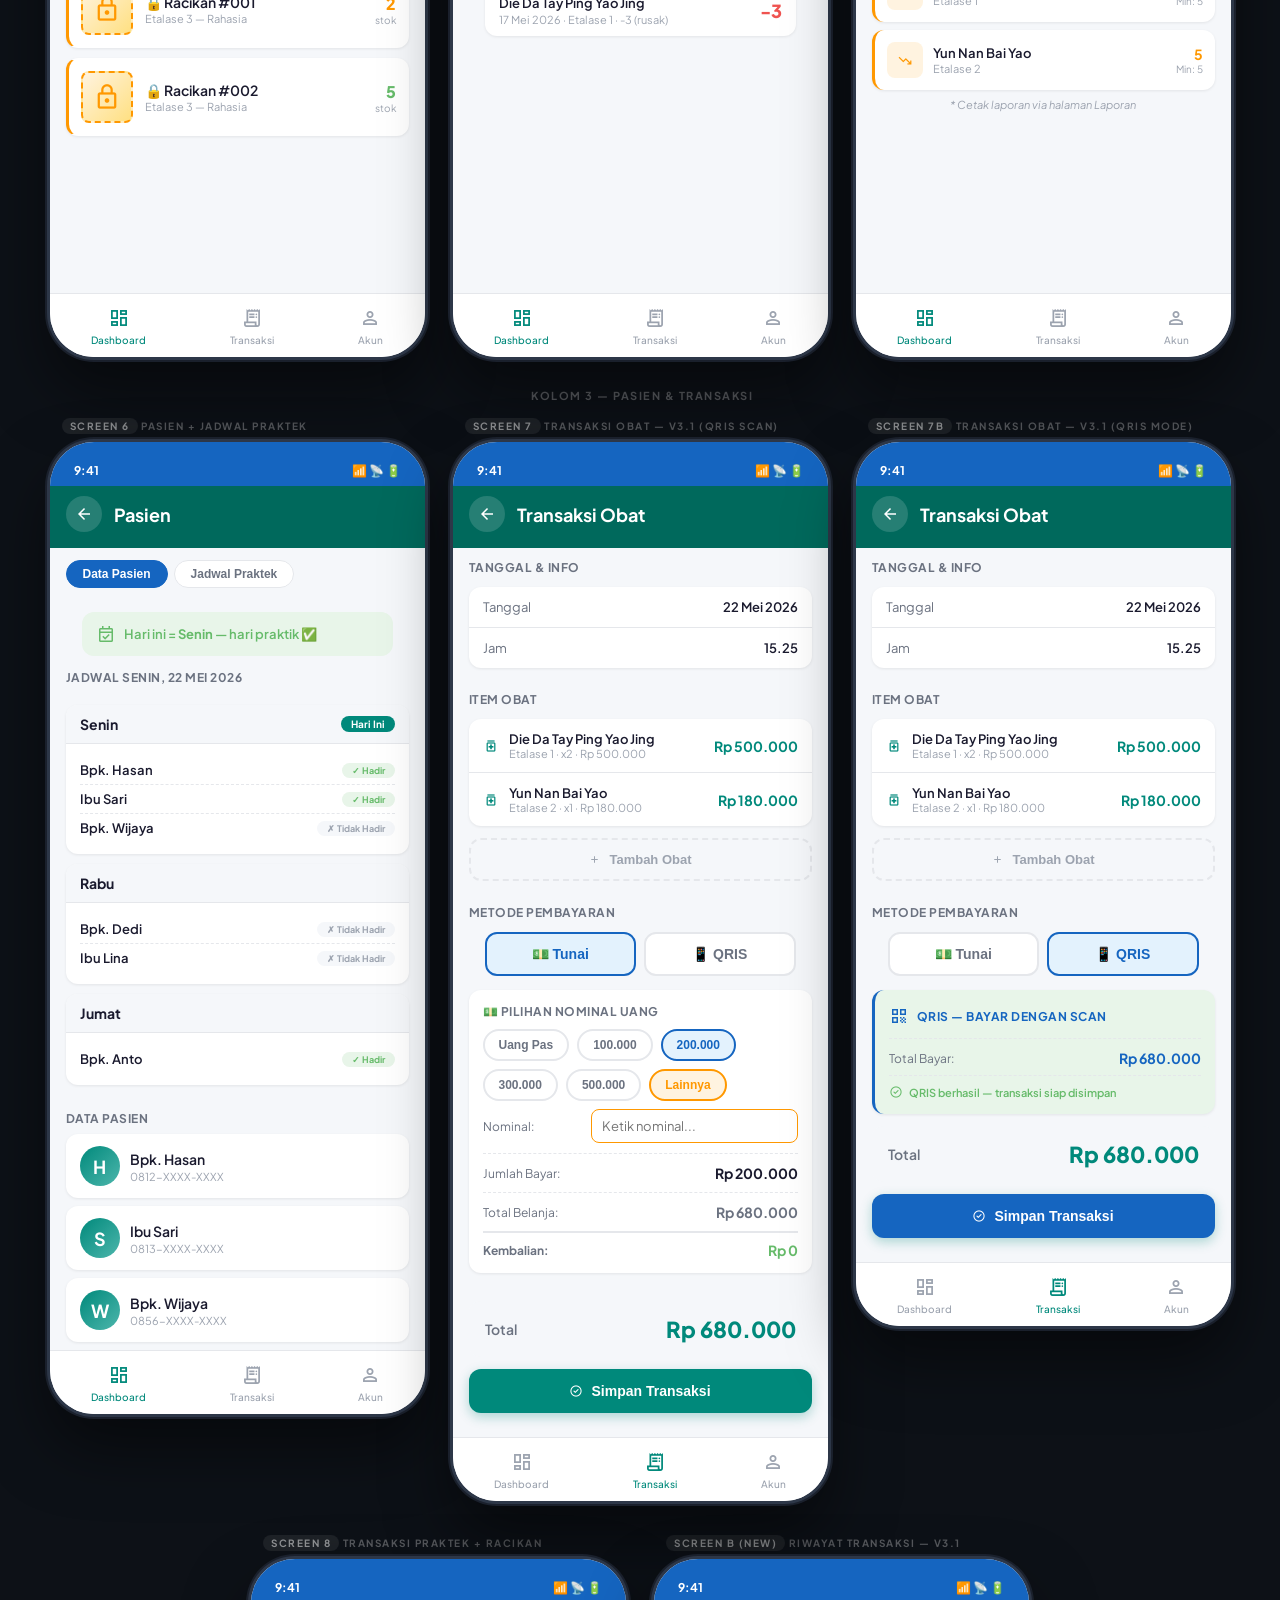
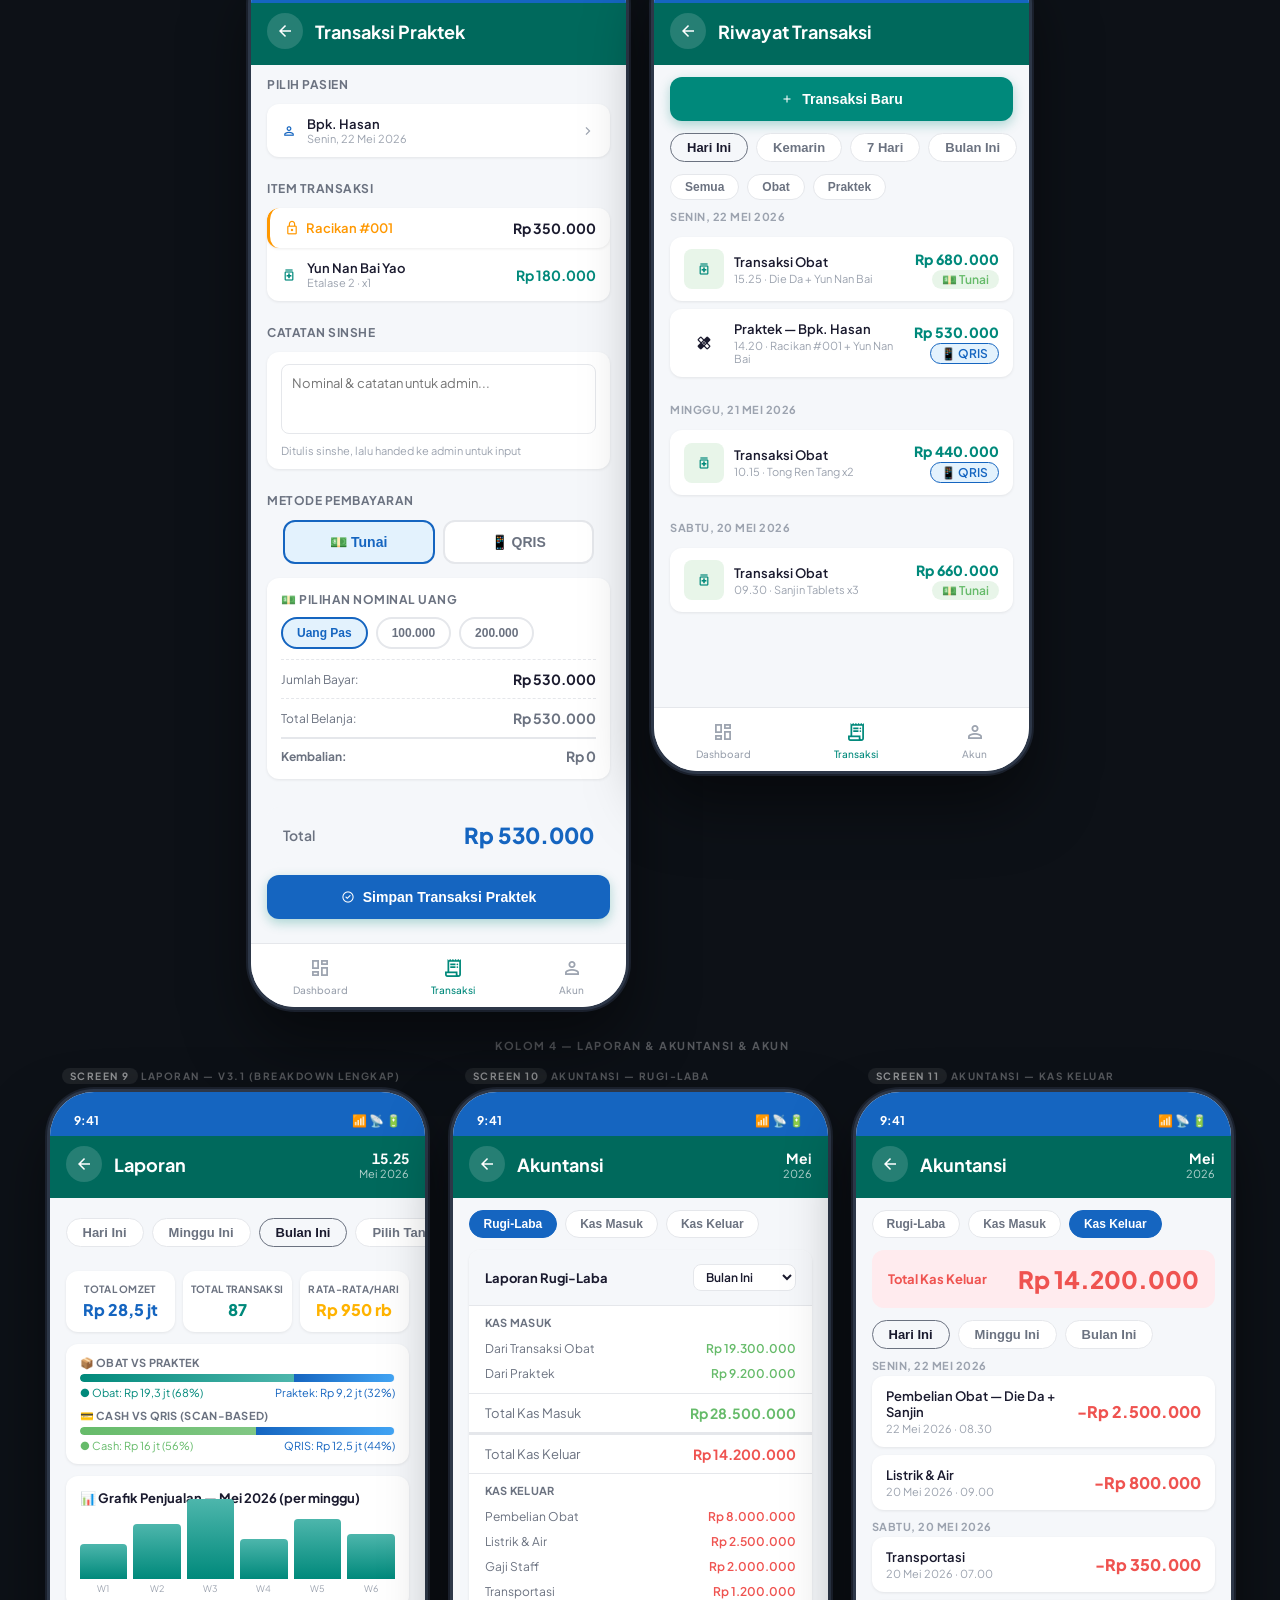
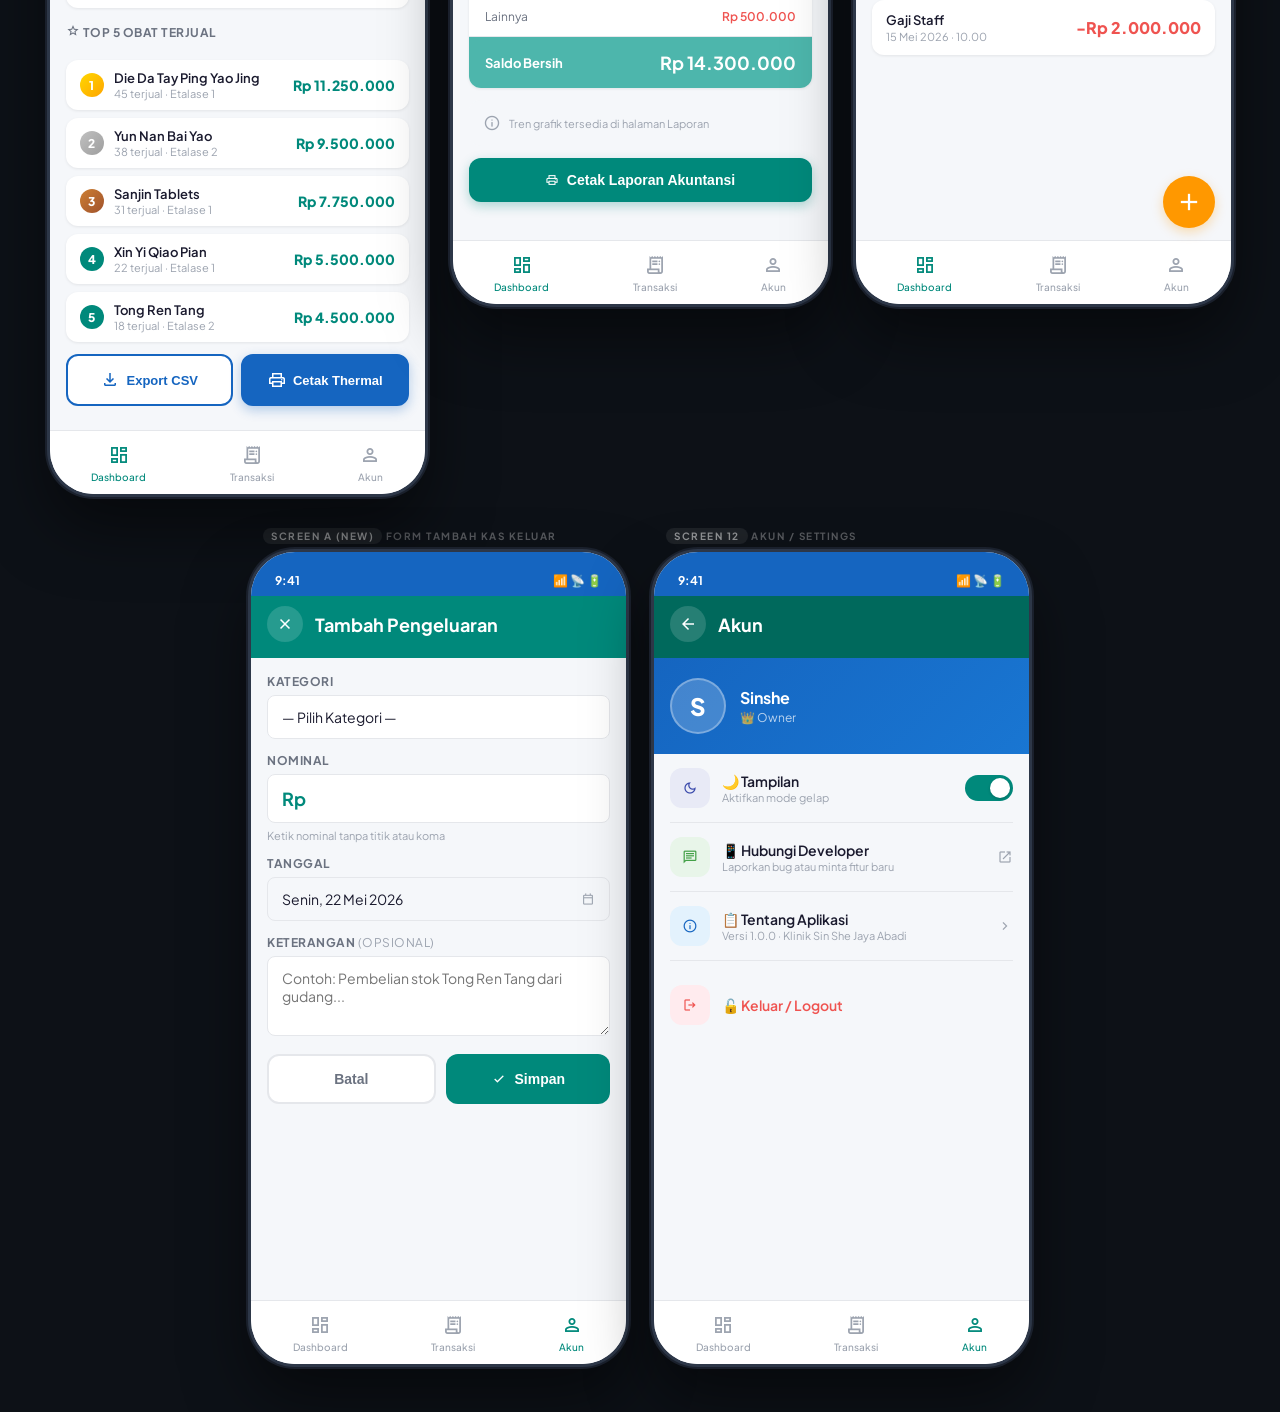
<file: docs/mockup/mockup_v3.1.html>
<!DOCTYPE html>
<html lang="id">
<head>
<meta charset="UTF-8">
<meta name="viewport" content="width=device-width, initial-scale=1.0">
<title>Klinik Sin She Jaya Abadi — Mockup V3.1</title>
<link href="https://fonts.googleapis.com/css2?family=Plus+Jakarta+Sans:wght@400;500;600;700;800&display=swap" rel="stylesheet">
<link href="https://fonts.googleapis.com/css2?family=Material+Symbols+Outlined:opsz,wght,FILL,GRAD@20..48,100..700,0..1,-50..200&display=swap" rel="stylesheet">
<style>
/* ================================================
   KLINIK SIN SHE JAYA ABADI — MOCKUP V3.1
   Mobile-first: 375px × 812px
   Revisi V3 → V3.1: 22 Mei 2026
   Perubahan: alur QRIS scan-based (real life)
   ================================================ */
*, *::before, *::after { box-sizing: border-box; margin: 0; padding: 0; }

:root {
  --blue:       #1565C0;
  --blue-dark:  #0D47A1;
  --teal:       #00897B;
  --teal-dark:  #00695C;
  --teal-light: #4DB6AC;
  --coral:      #FF7043;
  --amber:      #FFB300;
  --danger:     #EF5350;
  --danger-soft:#FFEBEE;
  --warning:    #FF9800;
  --warning-soft:#FFF3E0;
  --success:    #66BB6A;
  --success-soft:#E8F5E9;
  --purple:     #7B1FA2;
  --purple-soft:#F3E5F5;
  --surface:    #F5F7FA;
  --card:       #FFFFFF;
  --text:       #1A1A2E;
  --text-sec:   #6B7280;
  --text-muted: #9CA3AF;
  --border:     #E5E7EB;
  --shadow-sm:  0 1px 3px rgba(0,0,0,.08);
  --shadow-md:  0 4px 12px rgba(0,0,0,.1);
  --shadow-lg:  0 8px 24px rgba(0,0,0,.15);
  --r-sm: 8px; --r-md: 12px; --r-lg: 16px; --r-xl: 20px; --r-full: 9999px;
}

body {
  font-family: 'Plus Jakarta Sans', -apple-system, sans-serif;
  background: #0D1117;
  color: var(--text);
  min-height: 100vh;
  display: flex;
  flex-direction: column;
  align-items: center;
  padding: 24px 16px 48px;
}

/* ── HERO ── */
.hero {
  background: linear-gradient(135deg,#0D1117 0%,#1A2332 100%);
  border: 1px solid rgba(255,255,255,.08);
  border-radius: 20px;
  padding: 24px 28px;
  position: sticky;
  top: 16px; z-index: 100;
  width: 100%; max-width: 1400px;
}
.hero-top { display: flex; justify-content: space-between; align-items: flex-start; flex-wrap: wrap; gap: 16px; }
.hero h1 { color: #E8F5E9; font-size: 20px; font-weight: 800; display: flex; align-items: center; gap: 10px; }
.badge-tag { display: inline-block; background: var(--teal); color: white; font-size: 11px; font-weight: 700; padding: 3px 10px; border-radius: var(--r-full); }
.hero p { color: rgba(255,255,255,.4); font-size: 13px; margin-top: 4px; }
.hero-nav { display: flex; gap: 8px; flex-wrap: wrap; margin-top: 14px; }
.hero-nav a {
  color: rgba(255,255,255,.5); text-decoration: none; font-size: 12px; font-weight: 600;
  padding: 6px 14px; border-radius: var(--r-full);
  border: 1px solid rgba(255,255,255,.1); transition: all .2s; cursor: pointer;
}
.hero-nav a:hover, .hero-nav a.active { background: var(--teal); color: white; border-color: var(--teal); }

/* ── SECTION LABEL ── */
.sl { color: rgba(255,255,255,.3); font-size: 11px; font-weight: 700; text-transform: uppercase; letter-spacing: 1.5px; margin: 32px 0 10px; padding-left: 4px; }
.sl span { background: rgba(255,255,255,.07); color: rgba(255,255,255,.5); font-size: 10px; padding: 2px 8px; border-radius: var(--r-full); margin-left: 8px; }

/* ── LAYOUT ── */
.layout { display: flex; gap: 28px; flex-wrap: wrap; justify-content: center; align-items: flex-start; }
.col { display: flex; flex-direction: column; }

/* ── PHONE FRAME ── */
.phone {
  width: 375px; min-height: 812px; background: var(--surface);
  border-radius: 44px; overflow: hidden;
  box-shadow: 0 0 0 3px #2D3748, 0 0 0 5px #1A202C, 0 32px 64px rgba(0,0,0,.5);
  position: relative; display: flex; flex-direction: column;
}

/* STATUS BAR */
.sb { height: 44px; background: var(--blue); display: flex; align-items: flex-end; justify-content: space-between; padding: 0 24px 8px; font-size: 12px; font-weight: 700; color: white; flex-shrink: 0; }
.sb-teal { background: var(--teal); }
.sb-dark { background: #1A1A2E; }

/* APPBAR */
.ab { background: var(--blue); padding: 10px 16px 16px; display: flex; align-items: center; gap: 12px; flex-shrink: 0; }
.ab.dark { background: var(--blue-dark); }
.ab.teal { background: var(--teal); }
.ab.back { background: var(--teal-dark); }
.ab .bb { width: 36px; height: 36px; border-radius: 50%; background: rgba(255,255,255,.15); border: none; color: white; display: flex; align-items: center; justify-content: center; cursor: pointer; flex-shrink: 0; }
.ab .pt { flex: 1; font-size: 18px; font-weight: 700; color: white; }
.ab .cb { text-align: right; }
.ab .ct { color: white; font-size: 14px; font-weight: 700; font-variant-numeric: tabular-nums; }
.ab .cd { color: rgba(255,255,255,.7); font-size: 11px; }

/* DASHBOARD HEADER */
.dh {
  background: linear-gradient(135deg,var(--blue) 0%,#1976D2 100%);
  padding: 16px 20px 28px; position: relative; overflow: hidden; flex-shrink: 0;
}
.dh::after { content: ''; position: absolute; bottom: -40px; right: -20px; width: 160px; height: 160px; border-radius: 50%; background: rgba(255,255,255,.06); }
.dh .row { display: flex; justify-content: space-between; align-items: flex-start; position: relative; z-index: 2; }
.dh .greet { color: rgba(255,255,255,.65); font-size: 13px; }
.dh .clinic { color: white; font-size: 17px; font-weight: 800; margin-top: 2px; }
.dh .role { color: rgba(255,255,255,.55); font-size: 11px; margin-top: 2px; }
.dh .sale { background: rgba(255,255,255,.15); border-radius: var(--r-md); padding: 12px 16px; margin-top: 14px; display: flex; justify-content: space-between; align-items: center; position: relative; z-index: 2; }
.dh .slbl { color: rgba(255,255,255,.65); font-size: 12px; }
.dh .samt { color: white; font-size: 22px; font-weight: 800; margin-top: 2px; }
.dh .clock-r { text-align: right; }
.dh .clkt { color: white; font-size: 18px; font-weight: 800; font-variant-numeric: tabular-nums; }
.dh .clkd { color: rgba(255,255,255,.65); font-size: 11px; margin-top: 2px; text-align: right; }

/* MENU GRID */
.mg { display: grid; grid-template-columns: 1fr 1fr; gap: 12px; padding: 0 16px; margin-top: -18px; position: relative; z-index: 5; }
.mc { background: white; border-radius: var(--r-lg); padding: 18px 16px 14px; box-shadow: var(--shadow-md); display: flex; flex-direction: column; gap: 6px; cursor: pointer; transition: all .2s; border: none; text-align: left; position: relative; }
.mc:hover { transform: translateY(-2px); box-shadow: var(--shadow-lg); }
.mc .iw { width: 44px; height: 44px; border-radius: var(--r-md); display: flex; align-items: center; justify-content: center; }
.mc .ttl { font-size: 14px; font-weight: 700; color: var(--text); }
.mc .sub { font-size: 11px; color: var(--text-sec); }
.mc .ow { width: 44px; height: 44px; border-radius: var(--r-md); display: flex; align-items: center; justify-content: center; background: #E8F5E9; color: var(--teal); }
.mc .bw { width: 44px; height: 44px; border-radius: var(--r-md); display: flex; align-items: center; justify-content: center; background: #E3F2FD; color: var(--blue); }
.mc .gr { width: 44px; height: 44px; border-radius: var(--r-md); display: flex; align-items: center; justify-content: center; background: #E8F5E9; color: #2E7D32; }
.mc .pu { width: 44px; height: 44px; border-radius: var(--r-md); display: flex; align-items: center; justify-content: center; background: #F3E5F5; color: var(--purple); }
.mc .ab { width: 44px; height: 44px; border-radius: var(--r-md); display: flex; align-items: center; justify-content: center; background: #E0F2F1; color: var(--teal-dark); }
.mc .orange { width: 44px; height: 44px; border-radius: var(--r-md); display: flex; align-items: center; justify-content: center; background: var(--warning-soft); color: var(--warning); }

/* STOCK BADGE */
.sb2 { position: absolute; top: -5px; right: -5px; min-width: 22px; height: 22px; border-radius: var(--r-full); background: var(--warning); color: white; font-size: 11px; font-weight: 700; display: flex; align-items: center; justify-content: center; padding: 0 6px; border: 2.5px solid white; z-index: 3; box-shadow: 0 2px 6px rgba(0,0,0,.2); }
.sb2.danger { background: var(--danger); }

/* PAGE BODY */
.pb { flex: 1; overflow-y: auto; padding-bottom: 8px; }
.pb::-webkit-scrollbar { width: 0; }

/* BOTTOM NAV */
.bn { height: 64px; background: white; border-top: 1px solid var(--border); display: flex; justify-content: space-around; align-items: center; flex-shrink: 0; }
.bi { display: flex; flex-direction: column; align-items: center; gap: 3px; color: var(--text-muted); font-size: 10px; font-weight: 500; cursor: pointer; padding: 4px 16px; transition: all .15s; position: relative; }
.bi.on { color: var(--teal); }
.bi .mat-icon { font-size: 22px; }

/* FILTER CHIPS */
.chips { display: flex; gap: 8px; padding: 12px 16px; overflow-x: auto; scrollbar-width: none; }
.chips::-webkit-scrollbar { display: none; }
.c { padding: 6px 16px; border-radius: var(--r-full); font-size: 13px; font-weight: 600; border: 1.5px solid var(--border); background: white; color: var(--text-sec); cursor: pointer; white-space: nowrap; transition: all .15s; }
.c.on.h { background: var(--danger-soft); color: var(--danger); border-color: var(--danger); }
.c.on.m { background: var(--warning-soft); color: var(--warning); border-color: var(--warning); }
.c.on.a { background: var(--success-soft); color: var(--success); border-color: var(--success); }
.c.on.s { background: var(--surface); color: var(--text); border-color: var(--text-sec); }
.c.on.et1 { background: #E8F5E9; color: var(--teal); border-color: var(--teal); }
.c.on.et2 { background: #E3F2FD; color: var(--blue); border-color: var(--blue); }
.c.on.et3 { background: #FFF3E0; color: var(--warning); border-color: var(--warning); }
.c.on.all { background: var(--surface); color: var(--text); border-color: var(--text-sec); }

/* ETALASE 3 LOCK */
.lock-chip { padding: 6px 16px; border-radius: var(--r-full); font-size: 13px; font-weight: 600; border: 1.5px solid var(--border); background: #FFF3E0; color: var(--warning); cursor: pointer; white-space: nowrap; transition: all .15s; display: flex; align-items: center; gap: 4px; }

/* OBAT LIST */
.ol { padding: 0 16px; display: flex; flex-direction: column; gap: 10px; }
.oc { background: white; border-radius: var(--r-md); padding: 12px; display: flex; gap: 12px; align-items: center; box-shadow: var(--shadow-sm); cursor: pointer; transition: all .15s; border: 1.5px solid transparent; }
.oc:hover { border-color: var(--teal); }
.oc .oi { width: 52px; height: 52px; border-radius: var(--r-sm); background: linear-gradient(135deg,#E0F2F1,#B2DFDB); display: flex; align-items: center; justify-content: center; flex-shrink: 0; }
.oc .oi img { width: 100%; height: 100%; object-fit: cover; border-radius: var(--r-sm); }
.oc .oi2 { width: 52px; height: 52px; border-radius: var(--r-sm); background: linear-gradient(135deg,#FFF3E0,#FFE082); display: flex; align-items: center; justify-content: center; flex-shrink: 0; border: 2px dashed var(--warning); }
.oc .inf { flex: 1; min-width: 0; }
.oc .nama { font-size: 14px; font-weight: 600; color: var(--text); }
.oc .etalase { font-size: 11px; color: var(--text-muted); margin-top: 1px; }
.oc .right { text-align: right; flex-shrink: 0; }
.oc .stok { font-size: 16px; font-weight: 800; }
.oc .stok.h { color: var(--danger); }
.oc .stok.m { color: var(--warning); }
.oc .stok.aman { color: var(--success); }
.oc .lbl { font-size: 10px; color: var(--text-muted); }
.oc .harga { font-size: 13px; font-weight: 700; color: var(--text); margin-top: 4px; }

/* STOK TAB */
.tabs { display: flex; background: var(--surface); padding: 6px; gap: 4px; margin: 12px 16px; border-radius: var(--r-md); }
.tab { flex: 1; padding: 8px; text-align: center; font-size: 13px; font-weight: 600; color: var(--text-sec); border-radius: var(--r-sm); cursor: pointer; border: none; background: none; transition: all .15s; }
.tab.on { background: white; color: var(--blue); box-shadow: var(--shadow-sm); }

/* STOK ENTRY LIST */
.sel { padding: 0 16px; display: flex; flex-direction: column; gap: 8px; }
.se { background: white; border-radius: var(--r-md); padding: 10px 14px; display: flex; justify-content: space-between; align-items: center; box-shadow: var(--shadow-sm); }
.se .inf .jenis { font-size: 13px; font-weight: 600; color: var(--text); }
.se .inf .det { font-size: 11px; color: var(--text-muted); margin-top: 2px; }
.se .jml { font-size: 18px; font-weight: 800; color: var(--teal); }
.se .jml.out { color: var(--danger); }

/* SUMMARY ROW */
.sr { display: grid; grid-template-columns: 1fr 1fr 1fr; gap: 10px; padding: 14px 16px; background: white; }
.sc { border-radius: var(--r-md); padding: 12px 8px; text-align: center; }
.sc.h { background: var(--danger-soft); }
.sc.m { background: var(--warning-soft); }
.sc.a { background: var(--success-soft); }
.sc .n { font-size: 28px; font-weight: 800; }
.sc.h .n { color: var(--danger); }
.sc.m .n { color: var(--warning); }
.sc.a .n { color: var(--success); }
.sc .l { font-size: 10px; font-weight: 700; text-transform: uppercase; letter-spacing: .3px; margin-top: 2px; }
.sc.h .l { color: var(--danger); }
.sc.m .l { color: var(--warning); }
.sc.a .l { color: var(--success); }

/* ALERT CARD */
.sec-hdr { font-size: 12px; font-weight: 700; color: var(--text-sec); text-transform: uppercase; letter-spacing: .5px; padding: 14px 16px 8px; display: flex; align-items: center; gap: 6px; }
.dot { width: 8px; height: 8px; border-radius: 50%; flex-shrink: 0; }
.dot.h { background: var(--danger); }
.dot.m { background: var(--warning); }
.ac { background: white; border-radius: var(--r-md); padding: 12px; margin: 0 16px 8px; display: flex; gap: 10px; align-items: center; box-shadow: var(--shadow-sm); border-left: 3px solid transparent; }
.ac.h { border-left-color: var(--danger); }
.ac.m { border-left-color: var(--warning); }
.ac .ai { width: 36px; height: 36px; border-radius: var(--r-sm); display: flex; align-items: center; justify-content: center; flex-shrink: 0; }
.ac.h .ai { background: var(--danger-soft); color: var(--danger); }
.ac.m .ai { background: var(--warning-soft); color: var(--warning); }
.ac .inf { flex: 1; }
.ac .inf .nama { font-size: 13px; font-weight: 600; color: var(--text); }
.ac .inf .etalase { font-size: 11px; color: var(--text-muted); margin-top: 1px; }
.ac .stk { text-align: right; }
.ac .stk .val { font-size: 14px; font-weight: 700; }
.ac.h .stk .val { color: var(--danger); }
.ac.m .stk .val { color: var(--warning); }
.ac .stk .min { font-size: 10px; color: var(--text-muted); }

/* PASIEN + JADWAL */
.ptabs { display: flex; gap: 6px; padding: 12px 16px; overflow-x: auto; scrollbar-width: none; }
.ptabs::-webkit-scrollbar { display: none; }
.ptab { padding: 6px 16px; border-radius: var(--r-full); font-size: 12px; font-weight: 600; background: white; color: var(--text-sec); border: 1.5px solid var(--border); cursor: pointer; white-space: nowrap; transition: all .15s; }
.ptab.on { background: var(--blue); color: white; border-color: var(--blue); }

.hari-badge { margin: 12px 16px 0; background: var(--success-soft); color: var(--success); border-radius: var(--r-md); padding: 10px 14px; display: flex; align-items: center; gap: 8px; font-size: 13px; font-weight: 600; }
.hari-badge.non { background: var(--surface); color: var(--text-muted); }
.hari-badge .mat-icon { font-size: 20px; }

/* JADWAL LIST */
.jadwal-list { padding: 12px 16px; display: grid; gap: 10px; }
.jc { background: white; border-radius: var(--r-md); overflow: hidden; box-shadow: var(--shadow-sm); }
.jc-hdr { background: var(--surface); padding: 10px 14px; display: flex; justify-content: space-between; align-items: center; border-bottom: 1px solid var(--border); }
.jc-hdr .day { font-size: 14px; font-weight: 700; color: var(--text); }
.jc-hdr .badge { font-size: 10px; font-weight: 700; padding: 2px 10px; border-radius: var(--r-full); }
.jc-hdr .badge.today { background: var(--teal); color: white; }
.jc-hdr .badge.none { background: transparent; color: transparent; border: 1px solid transparent; }
.jc-body { padding: 12px 14px; }
.ji { display: flex; justify-content: space-between; align-items: center; padding: 6px 0; border-bottom: 1px dashed var(--border); }
.ji:last-child { border-bottom: none; }
.ji .pt { font-size: 13px; font-weight: 600; color: var(--text); }
.ji .st { font-size: 9px; font-weight: 700; padding: 2px 10px; border-radius: var(--r-full); }
.ji .st.hadir { background: var(--success-soft); color: var(--success); }
.ji .st.tdk { background: var(--surface); color: var(--text-muted); }

.pasien-list { padding: 0 16px; display: flex; flex-direction: column; gap: 8px; }
.pc { background: white; border-radius: var(--r-md); padding: 12px 14px; display: flex; gap: 10px; align-items: center; box-shadow: var(--shadow-sm); cursor: pointer; }
.pc .av { width: 40px; height: 40px; border-radius: 50%; background: linear-gradient(135deg,var(--teal),var(--teal-light)); display: flex; align-items: center; justify-content: center; color: white; font-size: 18px; font-weight: 700; flex-shrink: 0; }
.pc .inf { flex: 1; }
.pc .inf .nama { font-size: 14px; font-weight: 600; color: var(--text); }
.pc .inf .telp { font-size: 11px; color: var(--text-muted); margin-top: 2px; }

/* TRANSACTION FORM */
.form-section { padding: 0 16px; display: flex; flex-direction: column; gap: 12px; }
.fs-label { font-size: 12px; font-weight: 700; color: var(--text-sec); text-transform: uppercase; letter-spacing: .5px; margin-top: 12px; }
.form-card { background: white; border-radius: var(--r-md); overflow: hidden; box-shadow: var(--shadow-sm); }
.fc-row { display: flex; justify-content: space-between; align-items: center; padding: 12px 14px; border-bottom: 1px solid var(--border); }
.fc-row:last-child { border-bottom: none; }
.fc-label { font-size: 13px; color: var(--text-sec); }
.fc-value { font-size: 13px; font-weight: 600; color: var(--text); display: flex; align-items: center; gap: 4px; }

.pay-btns { display: flex; gap: 8px; padding: 0 16px; }
.pay-btn { flex: 1; padding: 12px; border-radius: var(--r-md); border: 2px solid var(--border); background: white; font-size: 14px; font-weight: 700; color: var(--text-sec); display: flex; align-items: center; justify-content: center; gap: 8px; cursor: pointer; transition: all .15s; }
.pay-btn.on { border-color: var(--blue); background: #E3F2FD; color: var(--blue); }

/* KEMBALIAN TUNAI */
.change-section { background: white; border-radius: var(--r-md); padding: 14px; box-shadow: var(--shadow-sm); margin-top: 2px; }
.change-label { font-size: 12px; font-weight: 700; color: var(--text-sec); text-transform: uppercase; letter-spacing: .5px; margin-bottom: 10px; }
.change-pills { display: flex; flex-wrap: wrap; gap: 8px; }
.chip { padding: 7px 14px; border-radius: var(--r-full); border: 2px solid var(--border); background: white; font-size: 12px; font-weight: 700; color: var(--text-sec); cursor: pointer; transition: all .15s; }
.chip.on { border-color: var(--blue); background: #E3F2FD; color: var(--blue); }
.chip.uang-pas { border-color: var(--success); background: var(--success-soft); color: var(--success); }
.chip.lainnya { border-color: var(--warning); background: var(--warning-soft); color: var(--warning); }
.change-summary { display: flex; justify-content: space-between; align-items: center; padding: 10px 0 0; margin-top: 10px; border-top: 1px dashed var(--border); }
.change-summary .cl { font-size: 12px; color: var(--text-sec); }
.change-summary .cv { font-size: 14px; font-weight: 700; color: var(--success); }
.change-summary .cv.zero { color: var(--text-sec); }
.change-input-row { display: flex; align-items: center; gap: 8px; margin-top: 8px; }
.change-input-row label { font-size: 12px; color: var(--text-sec); width: 100px; flex-shrink: 0; }
.change-input-row input { flex: 1; border: 1.5px solid var(--border); border-radius: var(--r-sm); padding: 8px 10px; font-size: 13px; font-family: inherit; outline: none; }
.change-input-row input:focus { border-color: var(--blue); }

.add-item-btn { background: none; border: 2px dashed var(--border); border-radius: var(--r-md); padding: 12px; display: flex; align-items: center; justify-content: center; gap: 8px; color: var(--text-muted); font-size: 13px; font-weight: 600; cursor: pointer; width: 100%; transition: all .15s; }
.add-item-btn:hover { border-color: var(--teal); color: var(--teal); }
.tot-card { background: var(--surface); border-radius: var(--r-md); padding: 14px 16px; display: flex; justify-content: space-between; align-items: center; }
.tot-label { font-size: 14px; font-weight: 600; color: var(--text-sec); }
.tot-value { font-size: 22px; font-weight: 800; color: var(--teal); }
.save-btn { margin: 12px 16px 16px; background: var(--teal); color: white; border: none; border-radius: var(--r-md); padding: 14px; font-size: 14px; font-weight: 700; width: calc(100% - 32px); display: flex; align-items: center; justify-content: center; gap: 8px; cursor: pointer; box-shadow: 0 4px 12px rgba(0,137,123,.3); }

.catatan-box { background: white; border-radius: var(--r-md); padding: 12px 14px; box-shadow: var(--shadow-sm); }
.catatan-box textarea { width: 100%; border: 1.5px solid var(--border); border-radius: var(--r-sm); padding: 10px; font-size: 13px; font-family: inherit; resize: none; outline: none; }
.catatan-box textarea:focus { border-color: var(--teal); }
.catatan-box .hint { font-size: 11px; color: var(--text-muted); margin-top: 6px; }

/* RACIKAN ITEM */
.racikan-item { background: white; border-radius: var(--r-md); padding: 10px 14px; display: flex; justify-content: space-between; align-items: center; box-shadow: var(--shadow-sm); border-left: 3px solid var(--warning); }
.racikan-item .racikan-label { font-size: 13px; font-weight: 600; color: var(--warning); display: flex; align-items: center; gap: 6px; }
.racikan-item .jml { font-size: 14px; font-weight: 700; color: var(--text); }

/* FORM INPUT */
.form-input { background: white; border-radius: var(--r-md); overflow: hidden; box-shadow: var(--shadow-sm); }
.fi-row { display: flex; align-items: center; padding: 12px 14px; border-bottom: 1px solid var(--border); gap: 10px; }
.fi-row:last-child { border-bottom: none; }
.fi-icon { color: var(--text-muted); flex-shrink: 0; }
.fi { flex: 1; font-size: 14px; color: var(--text); border: none; outline: none; background: transparent; }
.fi::placeholder { color: var(--text-muted); }
.fi-select { flex: 1; font-size: 14px; color: var(--text); border: none; outline: none; background: transparent; -webkit-appearance: none; }

/* ================================================
   V3.1 — QRIS FLOW (SCAN-BASED REAL LIFE)
   ================================================ */

/* QRIS flow card — muncul SETELAH pilih QRIS */
.qris-flow { background: white; border-radius: var(--r-md); overflow: hidden; box-shadow: var(--shadow-sm); margin-top: 2px; }
.qris-header { background: linear-gradient(135deg,var(--blue),#1565C0); padding: 14px 16px; text-align: center; }
.qris-header .qh-title { font-size: 14px; font-weight: 700; color: white; margin-bottom: 4px; }
.qris-header .qh-sub { font-size: 11px; color: rgba(255,255,255,.7); }
.qris-code { background: white; padding: 16px; display: flex; flex-direction: column; align-items: center; gap: 12px; }
.qris-box { width: 120px; height: 120px; background: #FAFAFA; border: 2px dashed var(--border); border-radius: var(--r-md); display: flex; align-items: center; justify-content: center; }
.qris-code-art { width: 84px; height: 84px; display: grid; grid-template-columns: repeat(8,1fr); grid-template-rows: repeat(8,1fr); gap: 2px; }
.qr-cell { border-radius: 1px; }
.qr-cell.dark { background: var(--text); }
.qr-cell.light { background: white; }
.qr-cell.blue { background: var(--blue); }
.qr-cell.white2 { background: white; border: 1px solid #E5E7EB; }
.qr-instruction { background: var(--warning-soft); border-radius: var(--r-md); padding: 10px 14px; margin: 0 16px 12px; display: flex; align-items: flex-start; gap: 8px; }
.qr-instruction .mat-icon { color: var(--warning); font-size: 18px; flex-shrink: 0; margin-top: 1px; }
.qr-instruction .qi-text { font-size: 11px; color: var(--text-sec); flex: 1; line-height: 1.5; }
.qris-confirm { padding: 12px 16px; border-top: 1px solid var(--border); display: flex; align-items: center; gap: 10px; }
.qris-confirm .qc-check { width: 22px; height: 22px; border-radius: 6px; border: 2px solid var(--border); flex-shrink: 0; display: flex; align-items: center; justify-content: center; background: white; cursor: pointer; transition: all .15s; }
.qris-confirm .qc-check.on { border-color: var(--success); background: var(--success); }
.qris-confirm .qc-check.on .mat-icon { color: white; font-size: 14px; }
.qris-confirm .qc-text { flex: 1; }
.qris-confirm .qc-text .qct-label { font-size: 12px; font-weight: 600; color: var(--text); }
.qris-confirm .qc-text .qct-sub { font-size: 10px; color: var(--text-muted); margin-top: 1px; }

/* QRIS done — shown after checkbox ticked */
.qris-done-msg { display: none; margin: 0 16px 12px; }
.qris-done-msg.on { display: flex; align-items: center; gap: 8px; background: var(--success-soft); padding: 10px 14px; border-radius: var(--r-md); }
.qris-done-msg .mat-icon { color: var(--success); font-size: 18px; flex-shrink: 0; }
.qris-done-msg .qd-text { font-size: 12px; color: var(--success); font-weight: 600; flex: 1; }

/* METODE DISPLAY */
.method-tag { display: inline-flex; align-items: center; gap: 4px; font-size: 12px; font-weight: 600; padding: 2px 10px; border-radius: var(--r-full); }
.method-tag.cash { background: var(--success-soft); color: var(--success); }
.method-tag.qris { background: #E3F2FD; color: var(--blue); }
.method-tag.qris-scan { background: #E3F2FD; color: var(--blue); border: 1.5px solid var(--blue); }

/* LAPORAN */
.lap-tabs { display: flex; background: var(--surface); padding: 6px; gap: 4px; margin: 12px 16px; border-radius: var(--r-md); }
.lap-tab { flex: 1; padding: 8px; text-align: center; font-size: 13px; font-weight: 600; color: var(--text-sec); border-radius: var(--r-sm); cursor: pointer; border: none; background: none; transition: all .15s; }
.lap-tab.on { background: white; color: var(--blue); box-shadow: var(--shadow-sm); }

/* V3 Summary Cards */
.sum-cards { display: grid; grid-template-columns: 1fr 1fr 1fr; gap: 8px; padding: 12px 16px; }
.sum-card { background: white; border-radius: var(--r-md); padding: 12px 8px; text-align: center; box-shadow: var(--shadow-sm); }
.sum-card .sc-label { font-size: 10px; font-weight: 700; text-transform: uppercase; letter-spacing: .3px; color: var(--text-sec); margin-bottom: 4px; }
.sum-card .sc-val { font-size: 16px; font-weight: 800; }
.sum-card.blue .sc-val { color: var(--blue); }
.sum-card.teal .sc-val { color: var(--teal); }
.sum-card.amber .sc-val { color: var(--amber); }

/* V3 Breakdown */
.breakdown { margin: 0 16px 12px; background: white; border-radius: var(--r-md); padding: 12px 14px; box-shadow: var(--shadow-sm); display: flex; flex-direction: column; gap: 10px; }
.breakdown-section { display: flex; flex-direction: column; gap: 4px; }
.breakdown-title { font-size: 11px; font-weight: 700; color: var(--text-sec); text-transform: uppercase; letter-spacing: .3px; }
.breakdown-row { display: flex; align-items: center; gap: 8px; }
.breakdown-info { display: flex; justify-content: space-between; align-items: center; min-width: 0; }
.breakdown-info .bi-label { font-size: 11px; color: var(--text-sec); display: flex; align-items: center; gap: 4px; }
.breakdown-info .bi-val { font-size: 12px; font-weight: 700; color: var(--text); }
.breakdown-info .bi-pct { font-size: 10px; color: var(--text-muted); margin-left: 4px; }

.bar-chart { display: flex; align-items: flex-end; gap: 6px; height: 80px; padding-top: 8px; }
.bc-group { flex: 1; text-align: center; display: flex; flex-direction: column; align-items: center; gap: 4px; }
.bc-bar { width: 100%; border-radius: 4px 4px 0 0; background: linear-gradient(to top,var(--teal),var(--teal-light)); min-height: 4px; }
.bc-lbl { font-size: 9px; color: var(--text-muted); }

.top-obat { padding: 0 16px; display: flex; flex-direction: column; gap: 8px; margin-top: 12px; }
.to-item { background: white; border-radius: var(--r-md); padding: 10px 14px; display: flex; align-items: center; gap: 10px; box-shadow: var(--shadow-sm); }
.to-item .rank { width: 24px; height: 24px; border-radius: 50%; font-size: 12px; font-weight: 800; display: flex; align-items: center; justify-content: center; color: white; flex-shrink: 0; }
.rank.gold { background: linear-gradient(135deg,#FFD700,#FFA500); }
.rank.silver { background: linear-gradient(135deg,#C0C0C0,#9E9E9E); }
.rank.bronze { background: linear-gradient(135deg,#CD7F32,#A0522D); }
.rank.plain { background: var(--teal); }
.to-item .info { flex: 1; }
.to-item .nama { font-size: 13px; font-weight: 600; }
.to-item .sold { font-size: 11px; color: var(--text-muted); margin-top: 1px; }
.to-item .amount { font-size: 14px; font-weight: 800; color: var(--teal); }
.action-btns { display: flex; gap: 8px; margin: 12px 16px 16px; }
.act-btn { flex: 1; padding: 12px; border-radius: var(--r-md); font-size: 13px; font-weight: 700; display: flex; align-items: center; justify-content: center; gap: 6px; cursor: pointer; }
.act-btn.outline { background: white; color: var(--blue); border: 2px solid var(--blue); }
.act-btn.fill { background: var(--blue); color: white; border: 2px solid var(--blue); box-shadow: 0 4px 12px rgba(21,101,192,.3); }

/* AKUNTANSI */
.ak-tabs { display: flex; gap: 8px; padding: 12px 16px; overflow-x: auto; scrollbar-width: none; }
.ak-tabs::-webkit-scrollbar { display: none; }
.ak-tab { padding: 6px 14px; border-radius: var(--r-full); font-size: 12px; font-weight: 600; background: white; color: var(--text-sec); border: 1.5px solid var(--border); cursor: pointer; white-space: nowrap; transition: all .15s; }
.ak-tab.on { background: var(--blue); color: white; border-color: var(--blue); }

.rl-card { background: white; border-radius: var(--r-md); margin: 0 16px; overflow: hidden; box-shadow: var(--shadow-sm); }
.rl-hdr { padding: 14px 16px; background: var(--surface); font-size: 13px; font-weight: 700; color: var(--text); border-bottom: 1px solid var(--border); display: flex; justify-content: space-between; align-items: center; flex-wrap: wrap; gap: 8px; }
.rl-hdr select { border: 1.5px solid var(--border); border-radius: var(--r-sm); padding: 4px 8px; font-size: 12px; font-family: inherit; font-weight: 600; color: var(--text); outline: none; background: white; }
.rl-row { display: flex; justify-content: space-between; align-items: center; padding: 10px 16px; border-bottom: 1px solid var(--border); }
.rl-row:last-child { border-bottom: none; }
.rl-lbl { font-size: 13px; color: var(--text-sec); }
.rl-val { font-size: 14px; font-weight: 700; }
.rl-val.masuk { color: var(--success); }
.rl-val.keluar { color: var(--danger); }
.rl-val.total { color: var(--teal); font-size: 18px; }
.rl-breakdown { padding: 10px 16px; border-bottom: 1px solid var(--border); display: flex; flex-direction: column; gap: 6px; }
.rl-breakdown:last-child { border-bottom: none; }
.rl-sub { display: flex; justify-content: space-between; font-size: 12px; color: var(--text-sec); padding: 2px 0; }
.rl-sub-val { font-weight: 600; color: var(--text); }

/* KAS LIST */
.kas-list { padding: 0 16px; display: flex; flex-direction: column; gap: 8px; }
.kas-item { background: white; border-radius: var(--r-md); padding: 12px 14px; display: flex; justify-content: space-between; align-items: center; box-shadow: var(--shadow-sm); }
.kas-item .ki { flex: 1; }
.kas-item .ki .jenis { font-size: 13px; font-weight: 600; color: var(--text); }
.kas-item .ki .tgl { font-size: 11px; color: var(--text-muted); margin-top: 2px; }
.kas-item .jml { font-size: 16px; font-weight: 800; color: var(--success); }
.kas-item.out .jml { color: var(--danger); }

/* FAB */
.fab { position: absolute; bottom: 76px; right: 16px; width: 52px; height: 52px; border-radius: 50%; background: var(--blue); color: white; display: flex; align-items: center; justify-content: center; box-shadow: 0 4px 12px rgba(21,101,192,.4); cursor: pointer; z-index: 10; }
.fab.orange { background: var(--warning); box-shadow: 0 4px 12px rgba(255,152,0,.3); }

/* AKUN / SETTINGS */
.user-card { background: linear-gradient(135deg,var(--blue),#1976D2); padding: 20px 16px; display: flex; align-items: center; gap: 14px; }
.user-card .av { width: 56px; height: 56px; border-radius: 50%; background: rgba(255,255,255,.2); border: 2px solid rgba(255,255,255,.3); display: flex; align-items: center; justify-content: center; color: white; font-size: 24px; font-weight: 800; flex-shrink: 0; }
.user-card .name { font-size: 16px; font-weight: 700; color: white; }
.user-card .role { font-size: 12px; color: rgba(255,255,255,.7); margin-top: 2px; }

.settings-list { padding: 0 16px; display: flex; flex-direction: column; gap: 0; }
.settings-item { display: flex; align-items: center; padding: 14px 0; border-bottom: 1px solid var(--border); cursor: pointer; transition: all .15s; gap: 12px; }
.settings-item:last-child { border-bottom: none; }
.settings-item:hover { background: var(--surface); margin: 0 -16px; padding: 14px 16px; }
.settings-item .si-icon { width: 40px; height: 40px; border-radius: var(--r-md); display: flex; align-items: center; justify-content: center; flex-shrink: 0; }
.settings-item .si-icon.dark { background: #E8EAF6; color: #3949AB; }
.settings-item .si-icon.whatsapp { background: #E8F5E9; color: #43A047; }
.settings-item .si-icon.info { background: #E3F2FD; color: var(--blue); }
.settings-item .si-icon.logout { background: var(--danger-soft); color: var(--danger); }
.settings-item .si-text { flex: 1; }
.settings-item .si-text .si-title { font-size: 14px; font-weight: 600; color: var(--text); }
.settings-item .si-text .si-sub { font-size: 11px; color: var(--text-muted); margin-top: 1px; }
.settings-item .logout-text { font-size: 14px; font-weight: 600; color: var(--danger); }

/* TOGGLE SWITCH */
.toggle { width: 48px; height: 26px; border-radius: 13px; background: var(--border); position: relative; cursor: pointer; transition: all .2s; flex-shrink: 0; }
.toggle.on { background: var(--teal); }
.toggle::after { content: ''; position: absolute; top: 3px; left: 3px; width: 20px; height: 20px; border-radius: 50%; background: white; transition: all .2s; box-shadow: 0 1px 3px rgba(0,0,0,.2); }
.toggle.on::after { left: 25px; }

/* MATERIAL ICONS */
.mat-icon { font-family: 'Material Symbols Outlined'; font-weight: 400; }
.mat-ic { font-family: 'Material Symbols Outlined'; font-weight: 400; font-size: 20px; }
.mat-lg { font-family: 'Material Symbols Outlined'; font-weight: 400; font-size: 28px; }

/* PRINT BTN */
.print-btn { margin: 12px 16px 16px; background: var(--teal); color: white; border: none; border-radius: var(--r-md); padding: 14px; font-size: 14px; font-weight: 700; width: calc(100% - 32px); display: flex; align-items: center; justify-content: center; gap: 8px; cursor: pointer; box-shadow: 0 4px 12px rgba(0,137,123,.3); }

/* NO CETAK NOTE */
.no-cetak-note { margin: 8px 16px; font-size: 11px; color: var(--text-muted); text-align: center; font-style: italic; }

/* METODE DISPLAY */
.method-tag { display: inline-flex; align-items: center; gap: 4px; font-size: 12px; font-weight: 600; padding: 2px 10px; border-radius: var(--r-full); }
.method-tag.cash { background: var(--success-soft); color: var(--success); }
.method-tag.qris { background: #E3F2FD; color: var(--blue); }

/* ================================================
   V3.1 — NEW / MODIFIED SCREEN STYLES
   ================================================ */

/* NEW B: RIWAYAT TRANSAKSI */
.new-trans-btn { margin: 12px 16px 0; background: var(--teal); color: white; border: none; border-radius: var(--r-md); padding: 14px; font-size: 14px; font-weight: 700; width: calc(100% - 32px); display: flex; align-items: center; justify-content: center; gap: 8px; cursor: pointer; box-shadow: 0 4px 12px rgba(0,137,123,.3); }
.trans-history-list { padding: 10px 16px 16px; display: flex; flex-direction: column; gap: 8px; }
.th-item { background: white; border-radius: var(--r-md); padding: 12px 14px; display: flex; gap: 10px; align-items: center; box-shadow: var(--shadow-sm); cursor: pointer; transition: all .15s; }
.th-item:hover { border-left: 3px solid var(--teal); }
.th-icon { width: 40px; height: 40px; border-radius: var(--r-sm); display: flex; align-items: center; justify-content: center; flex-shrink: 0; }
.th-icon.obat { background: #E8F5E9; color: var(--teal); }
.th-icon.praktek { background: #E3F2FD; color: var(--blue); }
.th-info { flex: 1; }
.th-info .th-title { font-size: 13px; font-weight: 600; color: var(--text); }
.th-info .th-sub { font-size: 11px; color: var(--text-muted); margin-top: 2px; }
.th-right { text-align: right; flex-shrink: 0; }
.th-right .th-nominal { font-size: 14px; font-weight: 800; color: var(--teal); }
.th-right .th-meta { font-size: 10px; color: var(--text-muted); margin-top: 2px; display: flex; align-items: center; gap: 4px; justify-content: flex-end; }

/* NEW A: FORM KAS KELUAR */
.form-header { background: var(--teal); padding: 10px 16px 16px; display: flex; align-items: center; gap: 12px; }
.form-header .fh-title { flex: 1; font-size: 18px; font-weight: 700; color: white; }
.form-header .fh-btn { width: 36px; height: 36px; border-radius: 50%; background: rgba(255,255,255,.15); border: none; color: white; display: flex; align-items: center; justify-content: center; cursor: pointer; }

.kas-form { padding: 16px; display: flex; flex-direction: column; gap: 14px; }
.kas-field { display: flex; flex-direction: column; gap: 6px; }
.kas-field label { font-size: 12px; font-weight: 700; color: var(--text-sec); text-transform: uppercase; letter-spacing: .5px; }
.kas-input { border: 1.5px solid var(--border); border-radius: var(--r-sm); padding: 12px 14px; font-size: 14px; font-family: inherit; color: var(--text); outline: none; transition: border-color .15s; }
.kas-input:focus { border-color: var(--teal); }
.kas-input.rp { font-size: 18px; font-weight: 700; color: var(--teal); }
.kas-select { border: 1.5px solid var(--border); border-radius: var(--r-sm); padding: 12px 14px; font-size: 14px; font-family: inherit; color: var(--text); outline: none; background: white; -webkit-appearance: none; }
.kas-date { border: 1.5px solid var(--border); border-radius: var(--r-sm); padding: 12px 14px; font-size: 14px; font-family: inherit; color: var(--text); outline: none; display: flex; justify-content: space-between; align-items: center; }
.kas-hint { font-size: 11px; color: var(--text-muted); }

/* Date group label */
.date-group-label { font-size: 11px; font-weight: 700; color: var(--text-muted); text-transform: uppercase; letter-spacing: .5px; padding: 10px 16px 4px; }

/* Stok alert badge in admin menu */
.mc-alert { position: relative; }
</style>
</head>
<body>

<!-- HERO HEADER -->
<div style="width:100%;max-width:1400px">
  <div class="hero">
    <div>
      <h1>🏥 Klinik Sin She Jaya Abadi <span class="badge-tag">Mockup V3.1</span></h1>
      <p>V3.1 — 22 Mei 2026 · Alur QRIS scan-based (real life) · Kembalian Tunai · Semua revisi V3</p>
    </div>
    <div class="hero-nav">
      <a class="active">Semua Layar</a>
    </div>
  </div>
</div>

<!-- ══════════════════════════════════════════════
     KOLOM 1 — DASHBOARD
══════════════════════════════════════════════ -->

<div class="sl">KOLOM 1 — Dashboard</div>

<div class="layout">

  <!-- SCREEN 1: DASHBOARD OWNER -->
  <div class="col">
    <div class="sl" style="margin-top:8px;font-size:10px"><span>Screen 1</span> Dashboard Owner — V3.1</div>
    <div class="phone">
      <div class="sb"><span>9:41</span><span>📶 📡 🔋</span></div>
      <div class="dh">
        <div class="row">
          <div>
            <div class="greet">Halo,</div>
            <div class="clinic">Klinik Sin She Jaya Abadi</div>
            <div class="role">👑 Owner (Sinshe)</div>
          </div>
          <div class="clock-r">
            <div class="clkt">15.25</div>
            <div class="clkd">Senin, 22 Mei 2026</div>
          </div>
        </div>
        <div class="sale">
          <div>
            <div class="slbl">Penjualan Hari Ini:</div>
            <div class="samt">Rp 1.250.000</div>
          </div>
          <div style="text-align:right;font-size:12px;color:rgba(255,255,255,.5);margin-top:4px">22 transaksi</div>
        </div>
      </div>
      <div class="mg">
        <button class="mc">
          <div class="ow"><span class="mat-icon">medication</span></div>
          <div class="ttl">Data Obat</div>
          <div class="sub">Master &amp; etalase</div>
        </button>
        <button class="mc">
          <div class="bw"><span class="mat-icon">inventory_2</span></div>
          <div class="ttl">Manajemen Stok</div>
          <div class="sub">Masuk, keluar, sinkron</div>
        </button>
        <button class="mc">
          <div class="gr"><span class="mat-icon">group</span></div>
          <div class="ttl">Pasien</div>
          <div class="sub">Data &amp; jadwal</div>
        </button>
        <button class="mc">
          <div class="pu"><span class="mat-icon">summarize</span></div>
          <div class="ttl">Laporan</div>
          <div class="sub">Owner only</div>
        </button>
        <button class="mc">
          <div class="sb2 danger">2</div>
          <div class="orange"><span class="mat-icon">warning</span></div>
          <div class="ttl">Stok Alert</div>
          <div class="sub">2 menipis</div>
        </button>
        <button class="mc">
          <div class="ab"><span class="mat-icon">account_balance</span></div>
          <div class="ttl">Akuntansi</div>
          <div class="sub">Owner only</div>
        </button>
      </div>
      <div class="bn">
        <div class="bi on"><span class="mat-icon">dashboard</span><span>Dashboard</span></div>
        <div class="bi"><span class="mat-icon">receipt_long</span><span>Transaksi</span></div>
        <div class="bi"><span class="mat-icon">person</span><span>Akun</span></div>
      </div>
    </div>
  </div>

  <!-- SCREEN 2: DASHBOARD ADMIN -->
  <div class="col">
    <div class="sl" style="margin-top:8px;font-size:10px"><span>Screen 2</span> Dashboard Admin — V3.1</div>
    <div class="phone">
      <div class="sb"><span>9:41</span><span>📶 📡 🔋</span></div>
      <div class="dh">
        <div class="row">
          <div>
            <div class="greet">Halo,</div>
            <div class="clinic">Klinik Sin She Jaya Abadi</div>
            <div class="role">👤 Admin / Petugas</div>
          </div>
          <div class="clock-r" style="text-align:right">
            <div class="clkt" style="font-size:14px">15.25</div>
            <div class="clkd" style="font-size:10px">Senin, 22 Mei 2026</div>
          </div>
        </div>
      </div>
      <div class="mg" style="margin-top:20px">
        <button class="mc">
          <div class="ow"><span class="mat-icon">medication</span></div>
          <div class="ttl">Data Obat</div>
          <div class="sub">Etalase 1 &amp; 2</div>
        </button>
        <button class="mc">
          <div class="bw"><span class="mat-icon">inventory_2</span></div>
          <div class="ttl">Manajemen Stok</div>
          <div class="sub">Etalase 1 &amp; 2</div>
        </button>
        <button class="mc">
          <div class="gr"><span class="mat-icon">group</span></div>
          <div class="ttl">Pasien</div>
          <div class="sub">Data &amp; jadwal</div>
        </button>
        <button class="mc">
          <div class="pu"><span class="mat-icon">receipt_long</span></div>
          <div class="ttl">Transaksi</div>
          <div class="sub">Kasir &amp; input</div>
        </button>
        <button class="mc mc-alert">
          <div class="sb2 danger">2</div>
          <div class="orange"><span class="mat-icon">warning</span></div>
          <div class="ttl">Stok Alert</div>
          <div class="sub">2 menipis/habis</div>
        </button>
      </div>
      <div class="bn">
        <div class="bi on"><span class="mat-icon">dashboard</span><span>Dashboard</span></div>
        <div class="bi"><span class="mat-icon">receipt_long</span><span>Transaksi</span></div>
        <div class="bi"><span class="mat-icon">person</span><span>Akun</span></div>
      </div>
    </div>
  </div>

</div>

<!-- ══════════════════════════════════════════════
     KOLOM 2 — OBAT & STOK
══════════════════════════════════════════════ -->

<div class="sl">KOLOM 2 — Obat &amp; Stok (sama V3)</div>

<div class="layout">

  <!-- SCREEN 3: DATA OBAT -->
  <div class="col">
    <div class="sl" style="margin-top:8px;font-size:10px"><span>Screen 3</span> Data Obat (Owner)</div>
    <div class="phone">
      <div class="sb sby"><span>9:41</span><span>📶 📡 🔋</span></div>
      <style>.sb-teal { height:44px; background:var(--teal) !important; display:flex; align-items:flex-end; justify-content:space-between; padding:0 24px 8px; font-size:12px; font-weight:700; color:white; flex-shrink:0; }</style>
      <div class="ab teal" style="background:var(--teal-dark)"><button class="bb"><span class="mat-ic">arrow_back</span></button><div class="pt">Data Obat</div></div>
      <div class="pb">
        <div class="chips">
          <button class="c on et1">Etalase 1</button>
          <button class="c et2">Etalase 2</button>
          <button class="lock-chip">🔒 Etalase 3</button>
          <button class="c">Semua</button>
        </div>
        <div class="ol">
          <div class="oc">
            <div class="oi"><img src="data:image/svg+xml,<svg xmlns='http://www.w3.org/2000/svg' width='52' height='52'><rect fill='%23E0F2F1' width='52' height='52'/><text x='26' y='30' text-anchor='middle' font-size='24'>💊</text></svg>" alt="obat"></div>
            <div class="inf"><div class="nama">Die Da Tay Ping Yao Jing</div><div class="etalase">Etalase 1</div><div class="harga">Rp 250.000</div></div>
            <div class="right"><div class="stok h">0</div><div class="lbl">stok</div><div style="display:inline-block;font-size:9px;font-weight:700;padding:1px 7px;border-radius:9999px;background:var(--danger-soft);color:var(--danger);margin-top:3px">HABIS</div></div>
          </div>
          <div class="oc">
            <div class="oi"><img src="data:image/svg+xml,<svg xmlns='http://www.w3.org/2000/svg' width='52' height='52'><rect fill='%23E0F2F1' width='52' height='52'/><text x='26' y='30' text-anchor='middle' font-size='24'>💊</text></svg>" alt="obat"></div>
            <div class="inf"><div class="nama">Yun Nan Bai Yao</div><div class="etalase">Etalase 1</div><div class="harga">Rp 180.000</div></div>
            <div class="right"><div class="stok m">3</div><div class="lbl">stok</div></div>
          </div>
          <div class="oc">
            <div class="oi"><img src="data:image/svg+xml,<svg xmlns='http://www.w3.org/2000/svg' width='52' height='52'><rect fill='%23E0F2F1' width='52' height='52'/><text x='26' y='30' text-anchor='middle' font-size='24'>💊</text></svg>" alt="obat"></div>
            <div class="inf"><div class="nama">Tong Ren Tang</div><div class="etalase">Etalase 2</div><div class="harga">Rp 220.000</div></div>
            <div class="right"><div class="stok aman">28</div><div class="lbl">stok</div></div>
          </div>
          <div class="oc" style="border-left:3px solid var(--warning)">
            <div class="oi2"><span class="mat-lg" style="color:var(--warning)">lock</span></div>
            <div class="inf"><div class="nama">🔒 Racikan #001</div><div class="etalase">Etalase 3 — Rahasia</div></div>
            <div class="right"><div class="stok m">2</div><div class="lbl">stok</div></div>
          </div>
          <div class="oc" style="border-left:3px solid var(--warning)">
            <div class="oi2"><span class="mat-lg" style="color:var(--warning)">lock</span></div>
            <div class="inf"><div class="nama">🔒 Racikan #002</div><div class="etalase">Etalase 3 — Rahasia</div></div>
            <div class="right"><div class="stok aman">5</div><div class="lbl">stok</div></div>
          </div>
        </div>
      </div>
      <div class="bn">
        <div class="bi on"><span class="mat-icon">dashboard</span><span>Dashboard</span></div>
        <div class="bi"><span class="mat-icon">receipt_long</span><span>Transaksi</span></div>
        <div class="bi"><span class="mat-icon">person</span><span>Akun</span></div>
      </div>
    </div>
  </div>

  <!-- SCREEN 4: MANAJEMEN STOK -->
  <div class="col">
    <div class="sl" style="margin-top:8px;font-size:10px"><span>Screen 4</span> Manajemen Stok</div>
    <div class="phone">
      <div class="sb sby"><span>9:41</span><span>📶 📡 🔋</span></div>
      <div class="ab teal" style="background:var(--teal-dark)"><button class="bb"><span class="mat-ic">arrow_back</span></button><div class="pt">Manajemen Stok</div></div>
      <div class="pb">
        <div class="tabs">
          <button class="tab on">Obat Masuk</button>
          <button class="tab">Obat Keluar</button>
          <button class="tab">Sinkronisasi</button>
        </div>
        <div class="sel">
          <div class="se">
            <div class="inf">
              <div class="jenis">Die Da Tay Ping Yao Jing</div>
              <div class="det">15 Mei 2026 · Etalase 1 · +50</div>
            </div>
            <div class="jml">+50</div>
          </div>
          <div class="se">
            <div class="inf">
              <div class="jenis">Yun Nan Bai Yao</div>
              <div class="det">14 Mei 2026 · Etalase 1 · +30</div>
            </div>
            <div class="jml">+30</div>
          </div>
          <div class="se">
            <div class="inf">
              <div class="jenis">Tong Ren Tang</div>
              <div class="det">13 Mei 2026 · Etalase 2 · +20</div>
            </div>
            <div class="jml">+20</div>
          </div>
        </div>
        <div style="padding:16px">
          <div style="font-size:12px;font-weight:700;color:var(--text-sec);text-transform:uppercase;letter-spacing:.5px;margin-bottom:8px">Obat Keluar (Owner lihat Etalase 3)</div>
          <div class="sel">
            <div class="se">
              <div class="inf">
                <div class="jenis">🔒 Racikan #001</div>
                <div class="det">18 Mei 2026 · Etalase 3 · -1</div>
              </div>
              <div class="jml out">-1</div>
            </div>
            <div class="se">
              <div class="inf">
                <div class="jenis">Die Da Tay Ping Yao Jing</div>
                <div class="det">17 Mei 2026 · Etalase 1 · -3 (rusak)</div>
              </div>
              <div class="jml out">-3</div>
            </div>
          </div>
        </div>
      </div>
      <div class="bn">
        <div class="bi on"><span class="mat-icon">dashboard</span><span>Dashboard</span></div>
        <div class="bi"><span class="mat-icon">receipt_long</span><span>Transaksi</span></div>
        <div class="bi"><span class="mat-icon">person</span><span>Akun</span></div>
      </div>
    </div>
  </div>

  <!-- SCREEN 5: STOK ALERT -->
  <div class="col">
    <div class="sl" style="margin-top:8px;font-size:10px"><span>Screen 5</span> Stok Alert — Owner Only</div>
    <div class="phone">
      <div class="sb"><span>9:41</span><span>📶 📡 🔋</span></div>
      <div class="ab back"><button class="bb"><span class="mat-ic">arrow_back</span></button><div class="pt">Stok Alert</div><div class="cb"><div class="ct">15.25</div><div class="cd">22 Mei 2026</div></div></div>
      <div class="pb">
        <div class="sr">
          <div class="sc h"><div class="n">2</div><div class="l">Habis</div></div>
          <div class="sc m"><div class="n">3</div><div class="l">Menipis</div></div>
          <div class="sc a"><div class="n">18</div><div class="l">Aman</div></div>
        </div>
        <div class="sec-hdr"><span class="dot h"></span>Obat Habis</div>
        <div class="ac h">
          <div class="ai"><span class="mat-icon">warning</span></div>
          <div class="inf"><div class="nama">Die Da Tay Ping Yao Jing</div><div class="etalase">Etalase 1</div></div>
          <div class="stk"><div class="val">0</div><div class="min">Min: 5</div></div>
        </div>
        <div class="ac h">
          <div class="ai"><span class="mat-icon">warning</span></div>
          <div class="inf"><div class="nama">Sanjin Tablets</div><div class="etalase">Etalase 2</div></div>
          <div class="stk"><div class="val">0</div><div class="min">Min: 5</div></div>
        </div>
        <div class="sec-hdr"><span class="dot m"></span>Obat Menipis</div>
        <div class="ac m">
          <div class="ai"><span class="mat-icon">trending_down</span></div>
          <div class="inf"><div class="nama">Xin Yi Qiao Pian</div><div class="etalase">Etalase 1</div></div>
          <div class="stk"><div class="val">3</div><div class="min">Min: 5</div></div>
        </div>
        <div class="ac m">
          <div class="ai"><span class="mat-icon">trending_down</span></div>
          <div class="inf"><div class="nama">Yun Nan Bai Yao</div><div class="etalase">Etalase 2</div></div>
          <div class="stk"><div class="val">5</div><div class="min">Min: 5</div></div>
        </div>
        <div class="no-cetak-note">* Cetak laporan via halaman Laporan</div>
      </div>
      <div class="bn">
        <div class="bi on"><span class="mat-icon">dashboard</span><span>Dashboard</span></div>
        <div class="bi"><span class="mat-icon">receipt_long</span><span>Transaksi</span></div>
        <div class="bi"><span class="mat-icon">person</span><span>Akun</span></div>
      </div>
    </div>
  </div>

</div>

<!-- ══════════════════════════════════════════════
     KOLOM 3 — PASIEN & TRANSAKSI
     V3.1: QRIS scan flow
══════════════════════════════════════════════ -->

<div class="sl">KOLOM 3 — Pasien &amp; Transaksi</div>

<div class="layout">

  <!-- SCREEN 6: PASIEN + JADWAL PRAKTEK -->
  <div class="col">
    <div class="sl" style="margin-top:8px;font-size:10px"><span>Screen 6</span> Pasien + Jadwal Praktek</div>
    <div class="phone">
      <div class="sb"><span>9:41</span><span>📶 📡 🔋</span></div>
      <div class="ab back"><button class="bb"><span class="mat-ic">arrow_back</span></button><div class="pt">Pasien</div></div>
      <div class="pb">
        <div class="ptabs">
          <button class="ptab on">Data Pasien</button>
          <button class="ptab">Jadwal Praktek</button>
        </div>

        <div style="padding:0 16px;display:flex;flex-direction:column;gap:0">
          <div class="hari-badge">
            <span class="mat-icon">event_available</span>
            <span>Hari ini = <strong>Senin</strong> — hari praktik ✅</span>
          </div>
          <div style="font-size:12px;font-weight:700;color:var(--text-sec);text-transform:uppercase;letter-spacing:.5px;padding:14px 0 8px">Jadwal Senin, 22 Mei 2026</div>
        </div>

        <div class="jadwal-list">
          <div class="jc">
            <div class="jc-hdr">
              <span class="day">Senin</span>
              <span class="badge today">Hari Ini</span>
            </div>
            <div class="jc-body">
              <div class="ji">
                <span class="pt">Bpk. Hasan</span>
                <span class="st hadir">✓ Hadir</span>
              </div>
              <div class="ji">
                <span class="pt">Ibu Sari</span>
                <span class="st hadir">✓ Hadir</span>
              </div>
              <div class="ji">
                <span class="pt">Bpk. Wijaya</span>
                <span class="st tdk">✗ Tidak Hadir</span>
              </div>
            </div>
          </div>

          <div class="jc">
            <div class="jc-hdr">
              <span class="day">Rabu</span>
              <span class="badge none">&nbsp;</span>
            </div>
            <div class="jc-body">
              <div class="ji">
                <span class="pt">Bpk. Dedi</span>
                <span class="st tdk">✗ Tidak Hadir</span>
              </div>
              <div class="ji">
                <span class="pt">Ibu Lina</span>
                <span class="st tdk">✗ Tidak Hadir</span>
              </div>
            </div>
          </div>

          <div class="jc">
            <div class="jc-hdr">
              <span class="day">Jumat</span>
              <span class="badge none">&nbsp;</span>
            </div>
            <div class="jc-body">
              <div class="ji">
                <span class="pt">Bpk. Anto</span>
                <span class="st hadir">✓ Hadir</span>
              </div>
            </div>
          </div>
        </div>

        <div style="font-size:12px;font-weight:700;color:var(--text-sec);text-transform:uppercase;letter-spacing:.5px;padding:14px 16px 8px">Data Pasien</div>
        <div class="pasien-list">
          <div class="pc">
            <div class="av">H</div>
            <div class="inf"><div class="nama">Bpk. Hasan</div><div class="telp">0812-XXXX-XXXX</div></div>
          </div>
          <div class="pc">
            <div class="av">S</div>
            <div class="inf"><div class="nama">Ibu Sari</div><div class="telp">0813-XXXX-XXXX</div></div>
          </div>
          <div class="pc">
            <div class="av">W</div>
            <div class="inf"><div class="nama">Bpk. Wijaya</div><div class="telp">0856-XXXX-XXXX</div></div>
          </div>
        </div>
      </div>
      <div class="bn">
        <div class="bi on"><span class="mat-icon">dashboard</span><span>Dashboard</span></div>
        <div class="bi"><span class="mat-icon">receipt_long</span><span>Transaksi</span></div>
        <div class="bi"><span class="mat-icon">person</span><span>Akun</span></div>
      </div>
    </div>
  </div>

  <!-- SCREEN 7: TRANSAKSI OBAT — V3.1: QRIS scan flow -->
  <div class="col">
    <div class="sl" style="margin-top:8px;font-size:10px"><span>Screen 7</span> Transaksi Obat — V3.1 (QRIS scan)</div>
    <div class="phone">
      <div class="sb sby"><span>9:41</span><span>📶 📡 🔋</span></div>
      <div class="ab teal" style="background:var(--teal-dark)"><button class="bb"><span class="mat-ic">arrow_back</span></button><div class="pt">Transaksi Obat</div></div>
      <div class="pb">
        <div class="form-section">
          <div class="fs-label">Tanggal &amp; Info</div>
          <div class="form-card">
            <div class="fc-row">
              <span class="fc-label">Tanggal</span>
              <span class="fc-value">22 Mei 2026</span>
            </div>
            <div class="fc-row">
              <span class="fc-label">Jam</span>
              <span class="fc-value">15.25</span>
            </div>
          </div>

          <div class="fs-label">Item Obat</div>
          <div class="form-card">
            <div class="fi-row">
              <span class="mat-icon" style="color:var(--teal)">medication</span>
              <div style="flex:1">
                <div style="font-size:13px;font-weight:600">Die Da Tay Ping Yao Jing</div>
                <div style="font-size:11px;color:var(--text-muted)">Etalase 1 · x2 · Rp 500.000</div>
              </div>
              <div style="font-size:14px;font-weight:700;color:var(--teal)">Rp 500.000</div>
            </div>
            <div class="fi-row">
              <span class="mat-icon" style="color:var(--teal)">medication</span>
              <div style="flex:1">
                <div style="font-size:13px;font-weight:600">Yun Nan Bai Yao</div>
                <div style="font-size:11px;color:var(--text-muted)">Etalase 2 · x1 · Rp 180.000</div>
              </div>
              <div style="font-size:14px;font-weight:700;color:var(--teal)">Rp 180.000</div>
            </div>
          </div>
          <button class="add-item-btn"><span class="mat-icon">add</span> Tambah Obat</button>

          <div class="fs-label">Metode Pembayaran</div>
          <div class="pay-btns">
            <button class="pay-btn on">💵 Tunai</button>
            <button class="pay-btn">📱 QRIS</button>
          </div>

          <!-- V3.1: KEMBALIAN TUNAI — hanya saat Tunai aktif -->
          <div class="change-section">
            <div class="change-label">💵 Pilihan Nominal Uang</div>
            <div class="change-pills">
              <button class="chip chip-pas">Uang Pas</button>
              <button class="chip">100.000</button>
              <button class="chip on">200.000</button>
              <button class="chip">300.000</button>
              <button class="chip">500.000</button>
              <button class="chip lainnya">Lainnya</button>
            </div>
            <div class="change-input-row">
              <label>Nominal:</label>
              <input type="text" placeholder="Ketik nominal..." style="border-color:var(--warning)">
            </div>
            <div class="change-summary">
              <span class="cl">Jumlah Bayar:</span>
              <span class="cv" style="color:var(--text)">Rp 200.000</span>
            </div>
            <div class="change-summary">
              <span class="cl">Total Belanja:</span>
              <span class="cv zero">Rp 680.000</span>
            </div>
            <div class="change-summary" style="padding-top:8px;border-top:2px solid var(--border)">
              <span class="cl" style="font-weight:700">Kembalian:</span>
              <span class="cv">Rp 0</span>
            </div>
          </div>
          <div style="height:4px"></div>

          <div class="tot-card">
            <span class="tot-label">Total</span>
            <span class="tot-value">Rp 680.000</span>
          </div>
        </div>
        <button class="save-btn"><span class="mat-icon">check_circle</span> Simpan Transaksi</button>
      </div>
      <div class="bn">
        <div class="bi"><span class="mat-icon">dashboard</span><span>Dashboard</span></div>
        <div class="bi on"><span class="mat-icon">receipt_long</span><span>Transaksi</span></div>
        <div class="bi"><span class="mat-icon">person</span><span>Akun</span></div>
      </div>
    </div>
  </div>

  <!-- SCREEN 7b: TRANSAKSI OBAT — QRIS MODE (alternatif state) -->
  <div class="col">
    <div class="sl" style="margin-top:8px;font-size:10px"><span>Screen 7b</span> Transaksi Obat — V3.1 (QRIS mode)</div>
    <div class="phone">
      <div class="sb sby"><span>9:41</span><span>📶 📡 🔋</span></div>
      <div class="ab teal" style="background:var(--teal-dark)"><button class="bb"><span class="mat-ic">arrow_back</span></button><div class="pt">Transaksi Obat</div></div>
      <div class="pb">
        <div class="form-section">
          <div class="fs-label">Tanggal &amp; Info</div>
          <div class="form-card">
            <div class="fc-row">
              <span class="fc-label">Tanggal</span>
              <span class="fc-value">22 Mei 2026</span>
            </div>
            <div class="fc-row">
              <span class="fc-label">Jam</span>
              <span class="fc-value">15.25</span>
            </div>
          </div>

          <div class="fs-label">Item Obat</div>
          <div class="form-card">
            <div class="fi-row">
              <span class="mat-icon" style="color:var(--teal)">medication</span>
              <div style="flex:1">
                <div style="font-size:13px;font-weight:600">Die Da Tay Ping Yao Jing</div>
                <div style="font-size:11px;color:var(--text-muted)">Etalase 1 · x2 · Rp 500.000</div>
              </div>
              <div style="font-size:14px;font-weight:700;color:var(--teal)">Rp 500.000</div>
            </div>
            <div class="fi-row">
              <span class="mat-icon" style="color:var(--teal)">medication</span>
              <div style="flex:1">
                <div style="font-size:13px;font-weight:600">Yun Nan Bai Yao</div>
                <div style="font-size:11px;color:var(--text-muted)">Etalase 2 · x1 · Rp 180.000</div>
              </div>
              <div style="font-size:14px;font-weight:700;color:var(--teal)">Rp 180.000</div>
            </div>
          </div>
          <button class="add-item-btn"><span class="mat-icon">add</span> Tambah Obat</button>

          <div class="fs-label">Metode Pembayaran</div>
          <div class="pay-btns">
            <button class="pay-btn">💵 Tunai</button>
            <button class="pay-btn on">📱 QRIS</button>
          </div>

          <!-- V3.1: QRIS — cukup masukkan nominal, langsung selesai -->
          <div class="change-section" style="background:var(--success-soft);border-left:3px solid var(--blue)">
            <div style="display:flex;align-items:center;gap:8px;margin-bottom:10px">
              <span class="mat-icon" style="font-size:20px;color:var(--blue)">qr_code</span>
              <span style="font-size:12px;font-weight:700;color:var(--blue);text-transform:uppercase;letter-spacing:.5px">QRIS — Bayar dengan Scan</span>
            </div>
            <div class="change-summary">
              <span class="cl">Total Bayar:</span>
              <span class="cv" style="color:var(--blue)">Rp 680.000</span>
            </div>
            <div style="margin-top:8px;padding-top:8px;border-top:1px dashed var(--border)">
              <div style="font-size:11px;color:var(--success);font-weight:600;display:flex;align-items:center;gap:6px">
                <span class="mat-icon" style="font-size:14px">check_circle</span>
                QRIS berhasil — transaksi siap disimpan
              </div>
            </div>
          </div>

          <div class="tot-card">
            <span class="tot-label">Total</span>
            <span class="tot-value">Rp 680.000</span>
          </div>
        </div>
        <button class="save-btn" style="background:var(--blue)"><span class="mat-icon">check_circle</span> Simpan Transaksi</button>
      </div>
      <div class="bn">
        <div class="bi"><span class="mat-icon">dashboard</span><span>Dashboard</span></div>
        <div class="bi on"><span class="mat-icon">receipt_long</span><span>Transaksi</span></div>
        <div class="bi"><span class="mat-icon">person</span><span>Akun</span></div>
      </div>
    </div>
  </div>

  <!-- SCREEN 8: TRANSAKSI PRAKTEK — V3.1: QRIS scan -->
  <div class="col">
    <div class="sl" style="margin-top:8px;font-size:10px"><span>Screen 8</span> Transaksi Praktek + Racikan</div>
    <div class="phone">
      <div class="sb sby"><span>9:41</span><span>📶 📡 🔋</span></div>
      <div class="ab teal" style="background:var(--teal-dark)"><button class="bb"><span class="mat-ic">arrow_back</span></button><div class="pt">Transaksi Praktek</div></div>
      <div class="pb">
        <div class="form-section">
          <div class="fs-label">Pilih Pasien</div>
          <div class="form-card">
            <div class="fi-row">
              <span class="mat-icon" style="color:var(--blue)">person</span>
              <div style="flex:1">
                <div style="font-size:13px;font-weight:600">Bpk. Hasan</div>
                <div style="font-size:11px;color:var(--text-muted)">Senin, 22 Mei 2026</div>
              </div>
              <span class="mat-icon" style="color:var(--text-muted)">chevron_right</span>
            </div>
          </div>

          <div class="fs-label">Item Transaksi</div>
          <div class="form-card">
            <div class="racikan-item">
              <div class="racikan-label">
                <span class="mat-icon" style="font-size:16px">lock</span>
                Racikan #001
              </div>
              <div class="jml">Rp 350.000</div>
            </div>
            <div class="fi-row">
              <span class="mat-icon" style="color:var(--teal)">medication</span>
              <div style="flex:1">
                <div style="font-size:13px;font-weight:600">Yun Nan Bai Yao</div>
                <div style="font-size:11px;color:var(--text-muted)">Etalase 2 · x1</div>
              </div>
              <div style="font-size:14px;font-weight:700;color:var(--teal)">Rp 180.000</div>
            </div>
          </div>

          <div class="fs-label">Catatan Sinshe</div>
          <div class="catatan-box">
            <textarea rows="3" placeholder="Nominal &amp; catatan untuk admin..."></textarea>
            <div class="hint">Ditulis sinshe, lalu handed ke admin untuk input</div>
          </div>

          <div class="fs-label">Metode Pembayaran</div>
          <div class="pay-btns">
            <button class="pay-btn on">💵 Tunai</button>
            <button class="pay-btn">📱 QRIS</button>
          </div>

          <!-- Kembalian Tunai aktif (jika Tunai dipilih) -->
          <div class="change-section">
            <div class="change-label">💵 Pilihan Nominal Uang</div>
            <div class="change-pills">
              <button class="chip chip-pas on">Uang Pas</button>
              <button class="chip">100.000</button>
              <button class="chip">200.000</button>
            </div>
            <div class="change-summary">
              <span class="cl">Jumlah Bayar:</span>
              <span class="cv" style="color:var(--text)">Rp 530.000</span>
            </div>
            <div class="change-summary">
              <span class="cl">Total Belanja:</span>
              <span class="cv zero">Rp 530.000</span>
            </div>
            <div class="change-summary" style="padding-top:8px;border-top:2px solid var(--border)">
              <span class="cl" style="font-weight:700">Kembalian:</span>
              <span class="cv zero">Rp 0</span>
            </div>
          </div>
          <div style="height:4px"></div>

          <div class="tot-card">
            <span class="tot-label">Total</span>
            <span class="tot-value" style="color:var(--blue)">Rp 530.000</span>
          </div>
        </div>
        <button class="save-btn" style="background:var(--blue)"><span class="mat-icon">check_circle</span> Simpan Transaksi Praktek</button>
      </div>
      <div class="bn">
        <div class="bi"><span class="mat-icon">dashboard</span><span>Dashboard</span></div>
        <div class="bi on"><span class="mat-icon">receipt_long</span><span>Transaksi</span></div>
        <div class="bi"><span class="mat-icon">person</span><span>Akun</span></div>
      </div>
    </div>
  </div>

  <!-- SCREEN BARU B: RIWAYAT TRANSAKSI — V3.1: QRIS scan badge -->
  <div class="col">
    <div class="sl" style="margin-top:8px;font-size:10px"><span>Screen B (NEW)</span> Riwayat Transaksi — V3.1</div>
    <div class="phone">
      <div class="sb sby"><span>9:41</span><span>📶 📡 🔋</span></div>
      <div class="ab teal" style="background:var(--teal-dark)"><button class="bb"><span class="mat-ic">arrow_back</span></button><div class="pt">Riwayat Transaksi</div></div>
      <div class="pb">
        <button class="new-trans-btn"><span class="mat-icon">add</span> Transaksi Baru</button>

        <div class="chips">
          <button class="c on s">Hari Ini</button>
          <button class="c">Kemarin</button>
          <button class="c">7 Hari</button>
          <button class="c">Bulan Ini</button>
        </div>

        <div style="padding:0 16px">
          <div style="display:flex;gap:8px">
            <button class="c on" style="font-size:12px;padding:5px 14px">Semua</button>
            <button class="c" style="font-size:12px;padding:5px 14px">Obat</button>
            <button class="c" style="font-size:12px;padding:5px 14px">Praktek</button>
          </div>
        </div>

        <!-- V3.1: QRIS badge dengan label "scan" -->
        <div class="date-group-label">Senin, 22 Mei 2026</div>
        <div class="trans-history-list">
          <div class="th-item">
            <div class="th-icon obat"><span class="mat-icon">medication</span></div>
            <div class="th-info">
              <div class="th-title">Transaksi Obat</div>
              <div class="th-sub">15.25 · Die Da + Yun Nan Bai</div>
            </div>
            <div class="th-right">
              <div class="th-nominal">Rp 680.000</div>
              <div class="th-meta">
                <span class="method-tag cash">💵 Tunai</span>
              </div>
            </div>
          </div>
          <div class="th-item">
            <div class="th-icon practise"><span class="mat-icon">healing</span></div>
            <div class="th-info">
              <div class="th-title">Praktek — Bpk. Hasan</div>
              <div class="th-sub">14.20 · Racikan #001 + Yun Nan Bai</div>
            </div>
            <div class="th-right">
              <div class="th-nominal">Rp 530.000</div>
              <div class="th-meta">
                <span class="method-tag qris-scan">📱 QRIS</span>
              </div>
            </div>
          </div>
        </div>

        <div class="date-group-label">Minggu, 21 Mei 2026</div>
        <div class="trans-history-list">
          <div class="th-item">
            <div class="th-icon obat"><span class="mat-icon">medication</span></div>
            <div class="th-info">
              <div class="th-title">Transaksi Obat</div>
              <div class="th-sub">10.15 · Tong Ren Tang x2</div>
            </div>
            <div class="th-right">
              <div class="th-nominal">Rp 440.000</div>
              <div class="th-meta">
                <span class="method-tag qris-scan">📱 QRIS</span>
              </div>
            </div>
          </div>
        </div>

        <div class="date-group-label">Sabtu, 20 Mei 2026</div>
        <div class="trans-history-list">
          <div class="th-item">
            <div class="th-icon obat"><span class="mat-icon">medication</span></div>
            <div class="th-info">
              <div class="th-title">Transaksi Obat</div>
              <div class="th-sub">09.30 · Sanjin Tablets x3</div>
            </div>
            <div class="th-right">
              <div class="th-nominal">Rp 660.000</div>
              <div class="th-meta">
                <span class="method-tag cash">💵 Tunai</span>
              </div>
            </div>
          </div>
        </div>
      </div>
      <div class="bn">
        <div class="bi"><span class="mat-icon">dashboard</span><span>Dashboard</span></div>
        <div class="bi on"><span class="mat-icon">receipt_long</span><span>Transaksi</span></div>
        <div class="bi"><span class="mat-icon">person</span><span>Akun</span></div>
      </div>
    </div>
  </div>

</div>

<!-- ══════════════════════════════════════════════
     KOLOM 4 — LAPORAN & AKUNTANSI & AKUN
══════════════════════════════════════════════ -->

<div class="sl">KOLOM 4 — Laporan &amp; Akuntansi &amp; Akun</div>

<div class="layout">

  <!-- SCREEN 9: LAPORAN — V3.1 -->
  <div class="col">
    <div class="sl" style="margin-top:8px;font-size:10px"><span>Screen 9</span> Laporan — V3.1 (breakdown lengkap)</div>
    <div class="phone">
      <div class="sb"><span>9:41</span><span>📶 📡 🔋</span></div>
      <div class="ab back"><button class="bb"><span class="mat-ic">arrow_back</span></button><div class="pt">Laporan</div><div class="cb"><div class="ct">15.25</div><div class="cd">Mei 2026</div></div></div>
      <div class="pb">
        <div class="chips" style="margin-top:8px">
          <button class="c">Hari Ini</button>
          <button class="c">Minggu Ini</button>
          <button class="c on s">Bulan Ini</button>
          <button class="c">Pilih Tanggal</button>
        </div>

        <div class="sum-cards">
          <div class="sum-card blue">
            <div class="sc-label">Total Omzet</div>
            <div class="sc-val">Rp 28,5 jt</div>
          </div>
          <div class="sum-card teal">
            <div class="sc-label">Total Transaksi</div>
            <div class="sc-val">87</div>
          </div>
          <div class="sum-card amber">
            <div class="sc-label">Rata-rata/hari</div>
            <div class="sc-val">Rp 950 rb</div>
          </div>
        </div>

        <!-- Breakdown Obat vs Praktek + Cash vs QRIS -->
        <div class="breakdown">
          <div class="breakdown-section">
            <div class="breakdown-title">📦 Obat vs Praktek</div>
            <div class="breakdown-row">
              <div style="flex:1;height:8px;border-radius:4px;background:var(--surface);overflow:hidden;display:flex">
                <div style="width:68%;background:linear-gradient(to right,var(--teal),var(--teal-light));border-radius:4px 0 0 4px"></div>
                <div style="width:32%;background:linear-gradient(to right,var(--blue),#42A5F5);border-radius:0 4px 4px 0"></div>
              </div>
            </div>
            <div class="breakdown-info">
              <span class="bi-label" style="color:var(--teal)">● Obat: Rp 19,3 jt (68%)</span>
              <span class="bi-label" style="color:var(--blue)">Praktek: Rp 9,2 jt (32%)</span>
            </div>
          </div>
          <div class="breakdown-section">
            <div class="breakdown-title">💳 Cash vs QRIS (scan-based)</div>
            <div class="breakdown-row">
              <div style="flex:1;height:8px;border-radius:4px;background:var(--surface);overflow:hidden;display:flex">
                <div style="width:56%;background:linear-gradient(to right,var(--success),#81C784);border-radius:4px 0 0 4px"></div>
                <div style="width:44%;background:linear-gradient(to right,var(--blue),#42A5F5);border-radius:0 4px 4px 0"></div>
              </div>
            </div>
            <div class="breakdown-info">
              <span class="bi-label" style="color:var(--success)">● Cash: Rp 16 jt (56%)</span>
              <span class="bi-label" style="color:var(--blue)">QRIS: Rp 12,5 jt (44%)</span>
            </div>
          </div>
        </div>

        <div style="background:white;margin:0 16px;border-radius:var(--r-md);padding:14px;box-shadow:var(--shadow-sm)">
          <div style="font-size:13px;font-weight:700;color:var(--text);margin-bottom:8px">📊 Grafik Penjualan — Mei 2026 (per minggu)</div>
          <div class="bar-chart">
            <div class="bc-group"><div class="bc-bar" style="height:35px"></div><div class="bc-lbl">W1</div></div>
            <div class="bc-group"><div class="bc-bar" style="height:55px"></div><div class="bc-lbl">W2</div></div>
            <div class="bc-group"><div class="bc-bar" style="height:80px"></div><div class="bc-lbl">W3</div></div>
            <div class="bc-group"><div class="bc-bar" style="height:40px"></div><div class="bc-lbl">W4</div></div>
            <div class="bc-group"><div class="bc-bar" style="height:60px"></div><div class="bc-lbl">W5</div></div>
            <div class="bc-group"><div class="bc-bar" style="height:45px"></div><div class="bc-lbl">W6</div></div>
          </div>
        </div>

        <div style="font-size:12px;font-weight:700;color:var(--text-sec);text-transform:uppercase;letter-spacing:.5px;padding:14px 16px 8px">
          <span class="mat-icon" style="font-size:14px">star</span>&nbsp;Top 5 Obat Terjual
        </div>
        <div class="top-obat">
          <div class="to-item">
            <div class="rank gold">1</div>
            <div class="info"><div class="nama">Die Da Tay Ping Yao Jing</div><div class="sold">45 terjual · Etalase 1</div></div>
            <div class="amount">Rp 11.250.000</div>
          </div>
          <div class="to-item">
            <div class="rank silver">2</div>
            <div class="info"><div class="nama">Yun Nan Bai Yao</div><div class="sold">38 terjual · Etalase 2</div></div>
            <div class="amount">Rp 9.500.000</div>
          </div>
          <div class="to-item">
            <div class="rank bronze">3</div>
            <div class="info"><div class="nama">Sanjin Tablets</div><div class="sold">31 terjual · Etalase 1</div></div>
            <div class="amount">Rp 7.750.000</div>
          </div>
          <div class="to-item">
            <div class="rank plain">4</div>
            <div class="info"><div class="nama">Xin Yi Qiao Pian</div><div class="sold">22 terjual · Etalase 1</div></div>
            <div class="amount">Rp 5.500.000</div>
          </div>
          <div class="to-item">
            <div class="rank plain">5</div>
            <div class="info"><div class="nama">Tong Ren Tang</div><div class="sold">18 terjual · Etalase 2</div></div>
            <div class="amount">Rp 4.500.000</div>
          </div>
        </div>
        <div class="action-btns">
          <button class="act-btn outline"><span class="mat-ic">download</span> Export CSV</button>
          <button class="act-btn fill"><span class="mat-ic">print</span> Cetak Thermal</button>
        </div>
      </div>
      <div class="bn">
        <div class="bi on"><span class="mat-icon">dashboard</span><span>Dashboard</span></div>
        <div class="bi"><span class="mat-icon">receipt_long</span><span>Transaksi</span></div>
        <div class="bi"><span class="mat-icon">person</span><span>Akun</span></div>
      </div>
    </div>
  </div>

  <!-- SCREEN 10: AKUNTANSI RUGI-LABA -->
  <div class="col">
    <div class="sl" style="margin-top:8px;font-size:10px"><span>Screen 10</span> Akuntansi — Rugi-Laba</div>
    <div class="phone">
      <div class="sb"><span>9:41</span><span>📶 📡 🔋</span></div>
      <div class="ab back"><button class="bb"><span class="mat-ic">arrow_back</span></button><div class="pt">Akuntansi</div><div class="cb"><div class="ct">Mei</div><div class="cd">2026</div></div></div>
      <div class="pb">
        <div class="ak-tabs">
          <button class="ak-tab on">Rugi-Laba</button>
          <button class="ak-tab">Kas Masuk</button>
          <button class="ak-tab">Kas Keluar</button>
        </div>

        <div class="rl-card">
          <div class="rl-hdr">
            <span>Laporan Rugi-Laba</span>
            <select>
              <option>Bulan Ini</option>
              <option>April 2026</option>
              <option>Maret 2026</option>
            </select>
          </div>
          <div class="rl-breakdown">
            <div style="font-size:11px;font-weight:700;color:var(--text-sec);text-transform:uppercase;letter-spacing:.3px;margin-bottom:4px">Kas Masuk</div>
            <div class="rl-sub"><span>Dari Transaksi Obat</span><span class="rl-sub-val" style="color:var(--success)">Rp 19.300.000</span></div>
            <div class="rl-sub"><span>Dari Praktek</span><span class="rl-sub-val" style="color:var(--success)">Rp 9.200.000</span></div>
          </div>
          <div class="rl-row">
            <span class="rl-lbl">Total Kas Masuk</span>
            <span class="rl-val masuk">Rp 28.500.000</span>
          </div>
          <div class="rl-row" style="border-top:2px solid var(--border)">
            <span class="rl-lbl">Total Kas Keluar</span>
            <span class="rl-val keluar">Rp 14.200.000</span>
          </div>
          <div class="rl-breakdown">
            <div style="font-size:11px;font-weight:700;color:var(--text-sec);text-transform:uppercase;letter-spacing:.3px;margin-bottom:4px">Kas Keluar</div>
            <div class="rl-sub"><span>Pembelian Obat</span><span class="rl-sub-val" style="color:var(--danger)">Rp 8.000.000</span></div>
            <div class="rl-sub"><span>Listrik &amp; Air</span><span class="rl-sub-val" style="color:var(--danger)">Rp 2.500.000</span></div>
            <div class="rl-sub"><span>Gaji Staff</span><span class="rl-sub-val" style="color:var(--danger)">Rp 2.000.000</span></div>
            <div class="rl-sub"><span>Transportasi</span><span class="rl-sub-val" style="color:var(--danger)">Rp 1.200.000</span></div>
            <div class="rl-sub"><span>Lainnya</span><span class="rl-sub-val" style="color:var(--danger)">Rp 500.000</span></div>
          </div>
          <div class="rl-row" style="background:var(--teal-light);padding:14px 16px">
            <span class="rl-lbl" style="font-weight:700;color:white">Saldo Bersih</span>
            <span class="rl-val total" style="color:white">Rp 14.300.000</span>
          </div>
        </div>

        <div style="margin:12px 16px;background:var(--surface);border-radius:var(--r-md);padding:12px 14px;display:flex;align-items:center;gap:8px">
          <span class="mat-icon" style="font-size:18px;color:var(--text-muted)">info</span>
          <span style="font-size:11px;color:var(--text-muted)">Tren grafik tersedia di halaman Laporan</span>
        </div>

        <button class="print-btn" style="margin-top:0"><span class="mat-icon">print</span> Cetak Laporan Akuntansi</button>
      </div>
      <div class="bn">
        <div class="bi on"><span class="mat-icon">dashboard</span><span>Dashboard</span></div>
        <div class="bi"><span class="mat-icon">receipt_long</span><span>Transaksi</span></div>
        <div class="bi"><span class="mat-icon">person</span><span>Akun</span></div>
      </div>
    </div>
  </div>

  <!-- SCREEN 11: KAS KELUAR -->
  <div class="col">
    <div class="sl" style="margin-top:8px;font-size:10px"><span>Screen 11</span> Akuntansi — Kas Keluar</div>
    <div class="phone" style="position:relative">
      <div class="sb"><span>9:41</span><span>📶 📡 🔋</span></div>
      <div class="ab back"><button class="bb"><span class="mat-ic">arrow_back</span></button><div class="pt">Akuntansi</div><div class="cb"><div class="ct">Mei</div><div class="cd">2026</div></div></div>
      <div class="pb">
        <div class="ak-tabs">
          <button class="ak-tab">Rugi-Laba</button>
          <button class="ak-tab">Kas Masuk</button>
          <button class="ak-tab on">Kas Keluar</button>
        </div>

        <div style="background:var(--danger-soft);margin:0 16px;border-radius:var(--r-md);padding:14px 16px;display:flex;justify-content:space-between;align-items:center">
          <div style="font-size:13px;font-weight:700;color:var(--danger)">Total Kas Keluar</div>
          <div style="font-size:24px;font-weight:800;color:var(--danger)">Rp 14.200.000</div>
        </div>

        <div class="chips" style="padding-bottom:0">
          <button class="c on s">Hari Ini</button>
          <button class="c">Minggu Ini</button>
          <button class="c">Bulan Ini</button>
        </div>

        <div class="date-group-label">Senin, 22 Mei 2026</div>
        <div class="kas-list">
          <div class="kas-item out">
            <div class="ki"><div class="jenis">Pembelian Obat — Die Da + Sanjin</div><div class="tgl">22 Mei 2026 · 08.30</div></div>
            <div class="jml out">-Rp 2.500.000</div>
          </div>
          <div class="kas-item out">
            <div class="ki"><div class="jenis">Listrik &amp; Air</div><div class="tgl">20 Mei 2026 · 09.00</div></div>
            <div class="jml out">-Rp 800.000</div>
          </div>
        </div>

        <div class="date-group-label">Sabtu, 20 Mei 2026</div>
        <div class="kas-list">
          <div class="kas-item out">
            <div class="ki"><div class="jenis">Transportasi</div><div class="tgl">20 Mei 2026 · 07.00</div></div>
            <div class="jml out">-Rp 350.000</div>
          </div>
          <div class="kas-item out">
            <div class="ki"><div class="jenis">Gaji Staff</div><div class="tgl">15 Mei 2026 · 10.00</div></div>
            <div class="jml out">-Rp 2.000.000</div>
          </div>
        </div>

        <div class="fab orange"><span class="mat-icon" style="font-size:28px">add</span></div>
      </div>
      <div class="bn">
        <div class="bi on"><span class="mat-icon">dashboard</span><span>Dashboard</span></div>
        <div class="bi"><span class="mat-icon">receipt_long</span><span>Transaksi</span></div>
        <div class="bi"><span class="mat-icon">person</span><span>Akun</span></div>
      </div>
    </div>
  </div>

  <!-- SCREEN BARU A: FORM TAMBAH KAS KELUAR -->
  <div class="col">
    <div class="sl" style="margin-top:8px;font-size:10px"><span>Screen A (NEW)</span> Form Tambah Kas Keluar</div>
    <div class="phone">
      <div class="sb"><span>9:41</span><span>📶 📡 🔋</span></div>
      <div class="form-header">
        <button class="fh-btn"><span class="mat-ic">close</span></button>
        <div class="fh-title">Tambah Pengeluaran</div>
      </div>
      <div class="pb">
        <div class="kas-form">
          <div class="kas-field">
            <label>Kategori</label>
            <select class="kas-select">
              <option value="">— Pilih Kategori —</option>
              <option>Pembelian Obat</option>
              <option>Listrik &amp; Air</option>
              <option>Gaji Staff</option>
              <option>Transportasi</option>
              <option>Lainnya</option>
            </select>
          </div>
          <div class="kas-field">
            <label>Nominal</label>
            <input type="text" class="kas-input rp" value="Rp " placeholder="Rp ">
            <div class="kas-hint">Ketik nominal tanpa titik atau koma</div>
          </div>
          <div class="kas-field">
            <label>Tanggal</label>
            <div class="kas-date">
              <span style="font-size:14px;color:var(--text)">Senin, 22 Mei 2026</span>
              <span class="mat-icon" style="color:var(--text-muted)">calendar_today</span>
            </div>
          </div>
          <div class="kas-field">
            <label>Keterangan <span style="font-weight:400;color:var(--text-muted)">(opsional)</span></label>
            <textarea class="kas-input" rows="3" placeholder="Contoh: Pembelian stok Tong Ren Tang dari gudang..."></textarea>
          </div>
          <div style="display:flex;gap:10px;margin-top:4px">
            <button style="flex:1;padding:14px;border-radius:var(--r-md);border:2px solid var(--border);background:white;font-size:14px;font-weight:700;color:var(--text-sec);cursor:pointer">Batal</button>
            <button style="flex:1;padding:14px;border-radius:var(--r-md);border:none;background:var(--teal);font-size:14px;font-weight:700;color:white;cursor:pointer;display:flex;align-items:center;justify-content:center;gap:6px">
              <span class="mat-icon" style="font-size:18px">check</span> Simpan
            </button>
          </div>
        </div>
      </div>
      <div class="bn">
        <div class="bi"><span class="mat-icon">dashboard</span><span>Dashboard</span></div>
        <div class="bi"><span class="mat-icon">receipt_long</span><span>Transaksi</span></div>
        <div class="bi on"><span class="mat-icon">person</span><span>Akun</span></div>
      </div>
    </div>
  </div>

  <!-- SCREEN 12: AKUN / SETTINGS -->
  <div class="col">
    <div class="sl" style="margin-top:8px;font-size:10px"><span>Screen 12</span> Akun / Settings</div>
    <div class="phone">
      <div class="sb"><span>9:41</span><span>📶 📡 🔋</span></div>
      <div class="ab teal" style="background:var(--teal-dark)"><button class="bb"><span class="mat-ic">arrow_back</span></button><div class="pt">Akun</div></div>
      <div class="pb">
        <div class="user-card">
          <div class="av">S</div>
          <div>
            <div class="name">Sinshe</div>
            <div class="role">👑 Owner</div>
          </div>
        </div>

        <div class="settings-list">
          <div class="settings-item">
            <div class="si-icon dark"><span class="mat-icon">dark_mode</span></div>
            <div class="si-text">
              <div class="si-title">🌙 Tampilan</div>
              <div class="si-sub">Aktifkan mode gelap</div>
            </div>
            <div class="toggle on"></div>
          </div>
          <div class="settings-item">
            <div class="si-icon whatsapp"><span class="mat-icon">chat</span></div>
            <div class="si-text">
              <div class="si-title">📱 Hubungi Developer</div>
              <div class="si-sub">Laporkan bug atau minta fitur baru</div>
            </div>
            <span class="mat-icon" style="color:var(--text-muted)">open_in_new</span>
          </div>
          <div class="settings-item">
            <div class="si-icon info"><span class="mat-icon">info</span></div>
            <div class="si-text">
              <div class="si-title">📋 Tentang Aplikasi</div>
              <div class="si-sub">Versi 1.0.0 · Klinik Sin She Jaya Abadi</div>
            </div>
            <span class="mat-icon" style="color:var(--text-muted)">chevron_right</span>
          </div>
          <div style="height:8px"></div>
          <div class="settings-item" style="padding:16px 0">
            <div class="si-icon logout"><span class="mat-icon">logout</span></div>
            <div class="logout-text">🔓 Keluar / Logout</div>
          </div>
        </div>
      </div>
      <div class="bn">
        <div class="bi"><span class="mat-icon">dashboard</span><span>Dashboard</span></div>
        <div class="bi"><span class="mat-icon">receipt_long</span><span>Transaksi</span></div>
        <div class="bi on"><span class="mat-icon">person</span><span>Akun</span></div>
      </div>
    </div>
  </div>

</div>

</body>
</html>
</file>
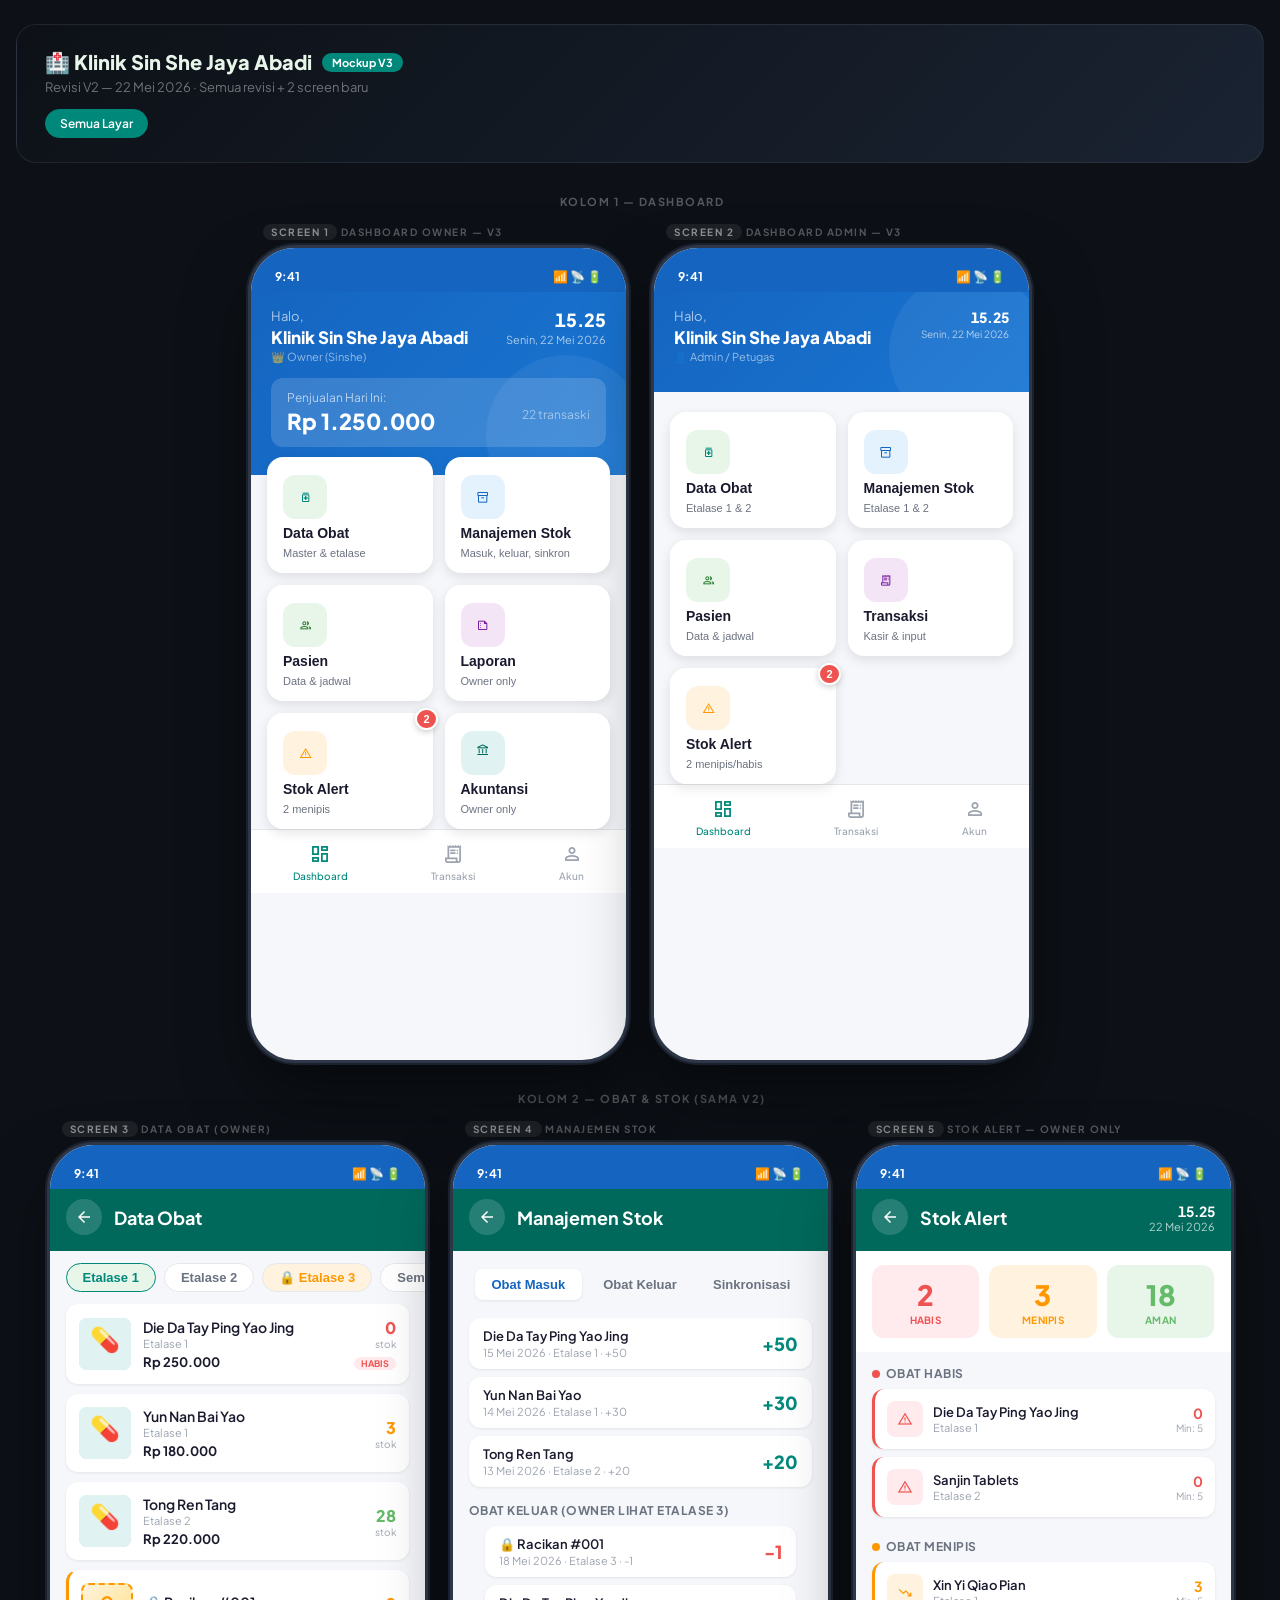
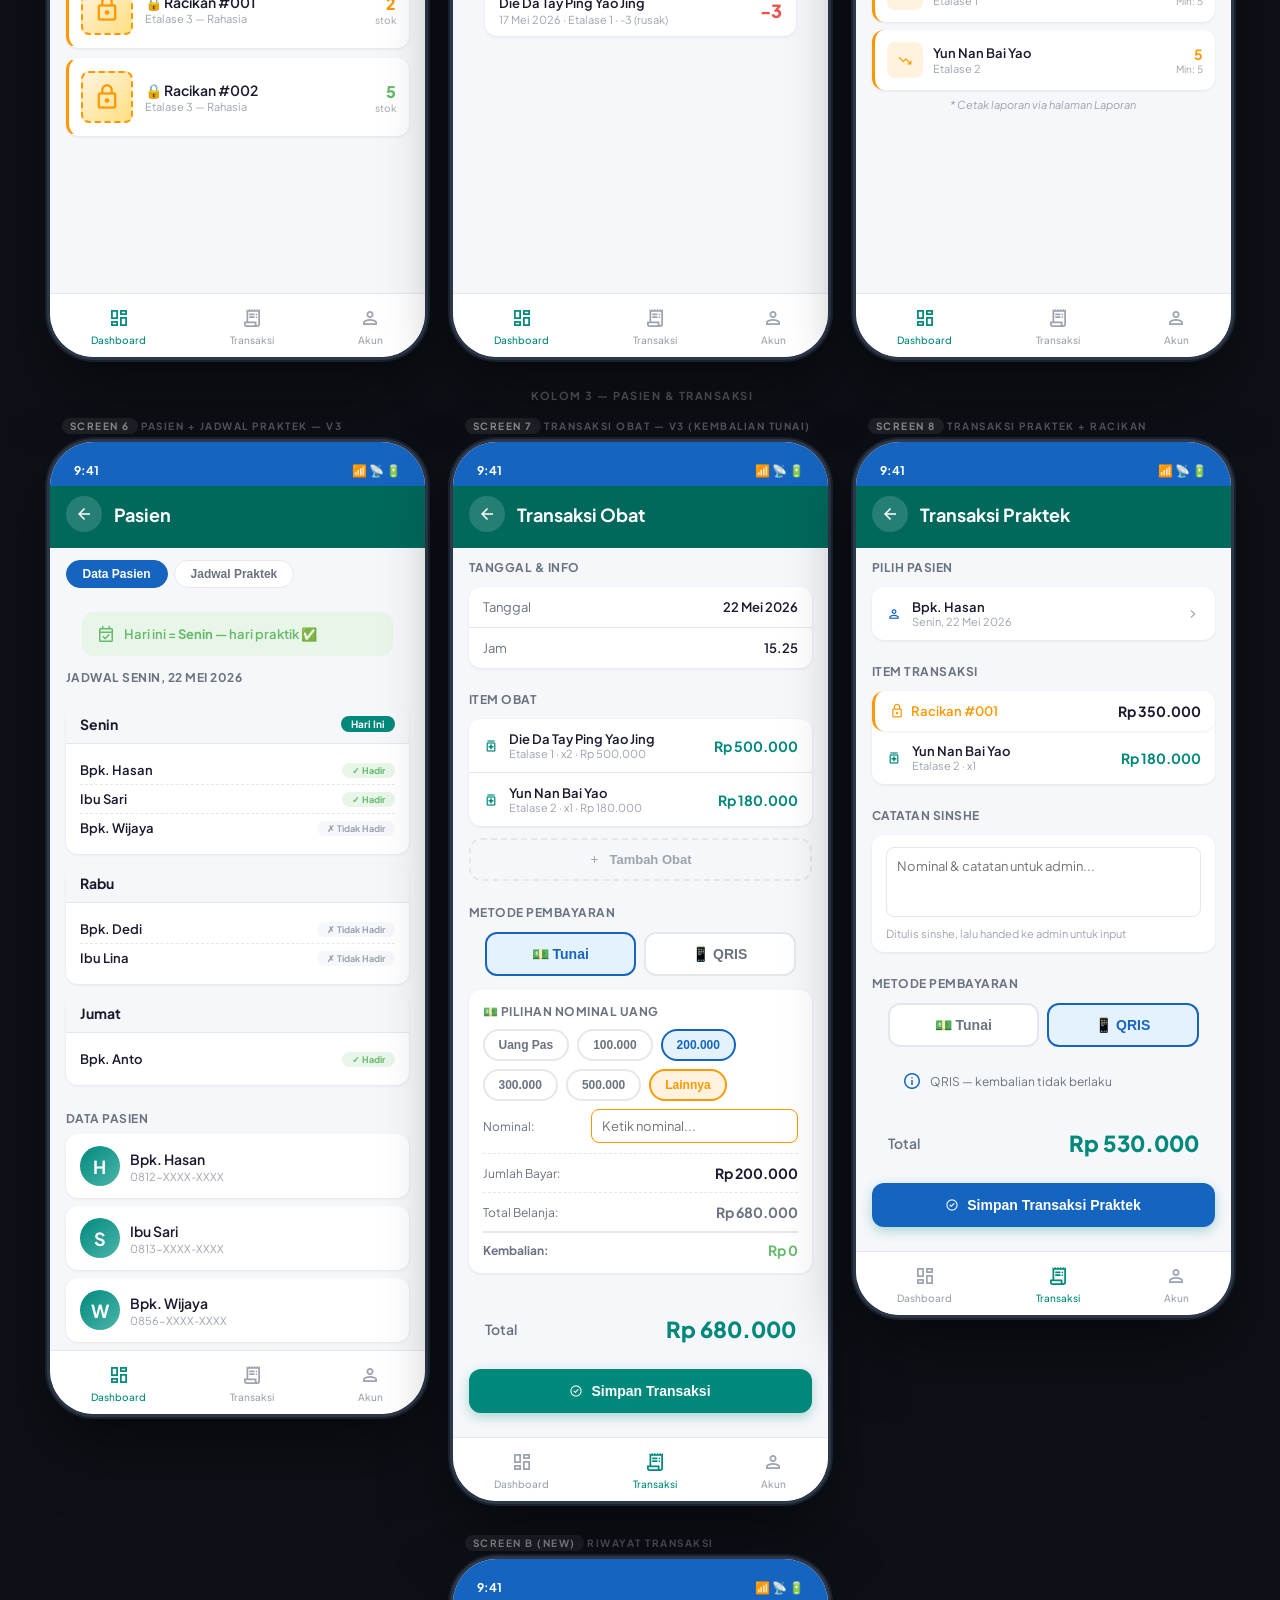
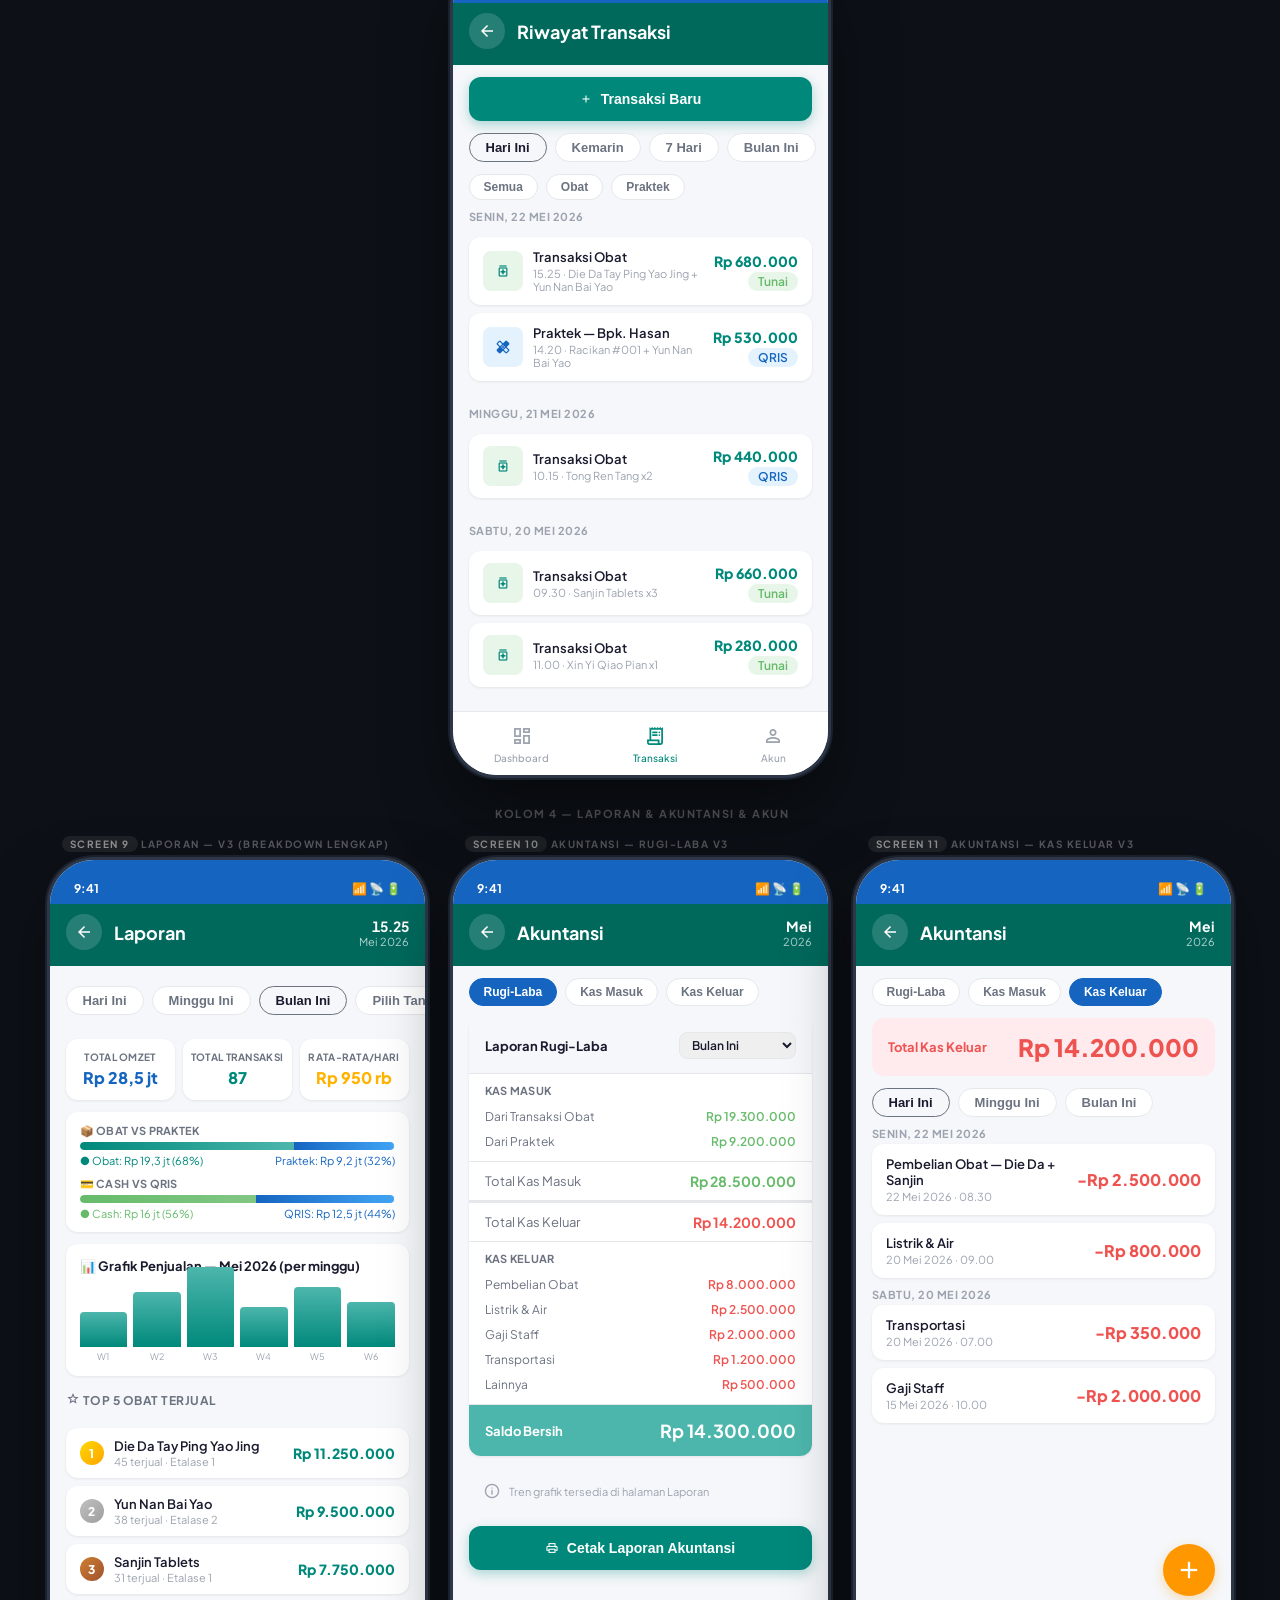
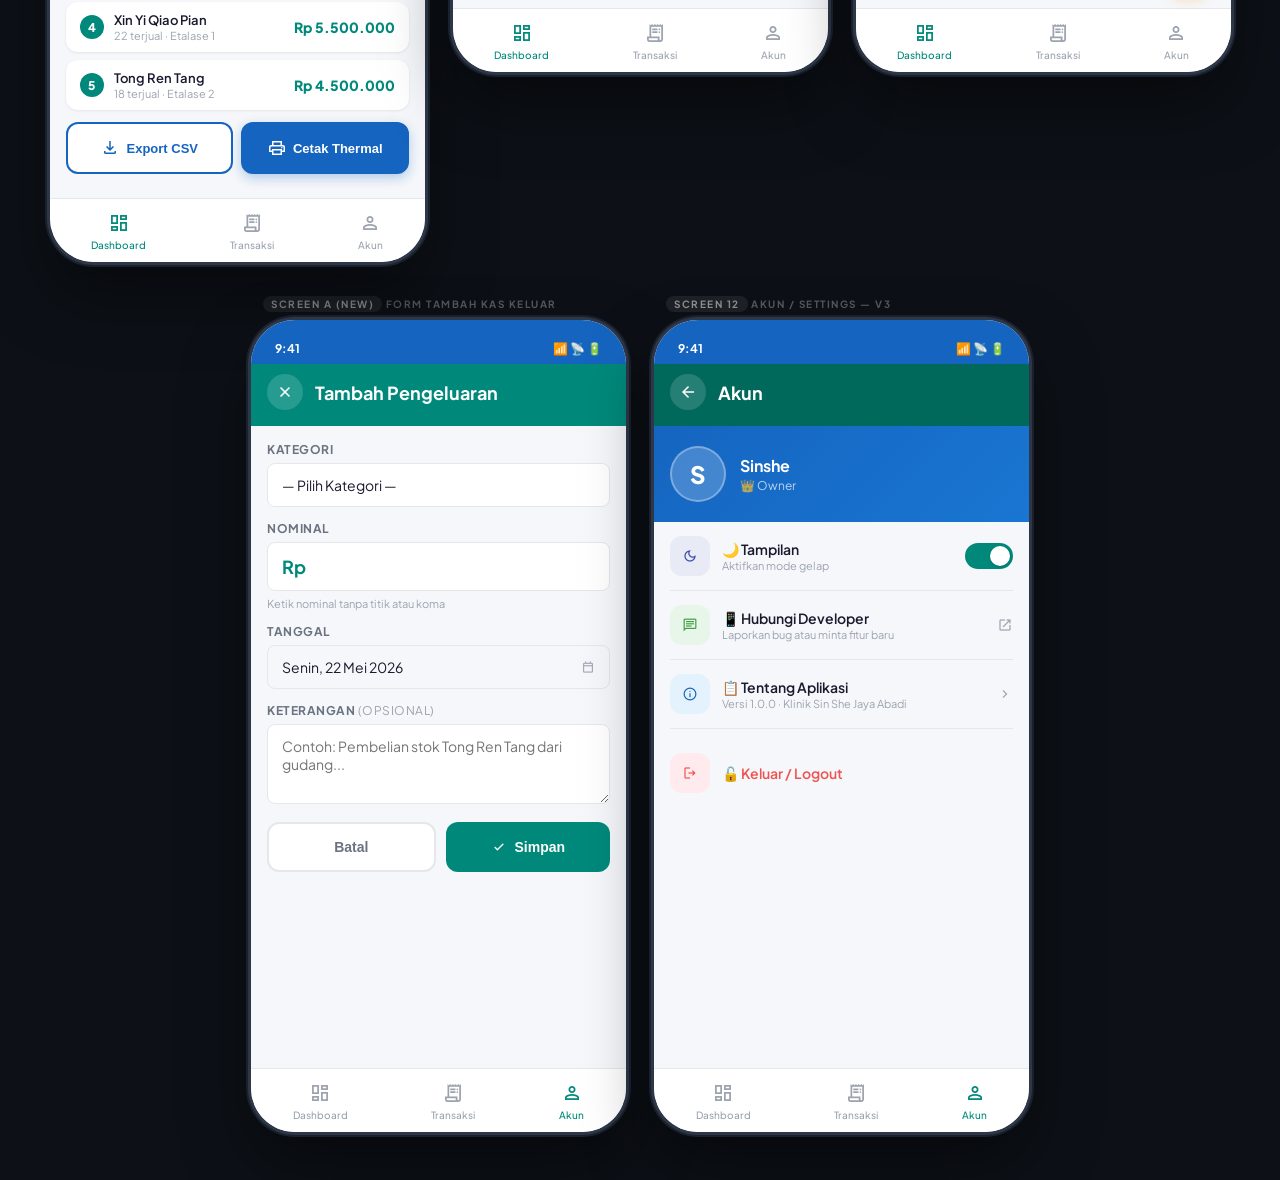
<file: docs/mockup/mockup_v3.html>
<!DOCTYPE html>
<html lang="id">
<head>
<meta charset="UTF-8">
<meta name="viewport" content="width=device-width, initial-scale=1.0">
<title>Klinik Sin She Jaya Abadi — Mockup V3</title>
<link href="https://fonts.googleapis.com/css2?family=Plus+Jakarta+Sans:wght@400;500;600;700;800&display=swap" rel="stylesheet">
<link href="https://fonts.googleapis.com/css2?family=Material+Symbols+Outlined:opsz,wght,FILL,GRAD@20..48,100..700,0..1,-50..200&display=swap" rel="stylesheet">
<style>
/* ================================================
   KLINIK SIN SHE JAYA ABADI — MOCKUP V3
   Mobile-first: 375px × 812px
   Revisi: 22 Mei 2026
   ================================================ */
*, *::before, *::after { box-sizing: border-box; margin: 0; padding: 0; }

:root {
  --blue:       #1565C0;
  --blue-dark:  #0D47A1;
  --teal:       #00897B;
  --teal-dark:  #00695C;
  --teal-light: #4DB6AC;
  --coral:      #FF7043;
  --amber:      #FFB300;
  --danger:     #EF5350;
  --danger-soft:#FFEBEE;
  --warning:    #FF9800;
  --warning-soft:#FFF3E0;
  --success:    #66BB6A;
  --success-soft:#E8F5E9;
  --purple:     #7B1FA2;
  --purple-soft:#F3E5F5;
  --surface:    #F5F7FA;
  --card:       #FFFFFF;
  --text:       #1A1A2E;
  --text-sec:   #6B7280;
  --text-muted: #9CA3AF;
  --border:     #E5E7EB;
  --shadow-sm:  0 1px 3px rgba(0,0,0,.08);
  --shadow-md:  0 4px 12px rgba(0,0,0,.1);
  --shadow-lg:  0 8px 24px rgba(0,0,0,.15);
  --r-sm: 8px; --r-md: 12px; --r-lg: 16px; --r-xl: 20px; --r-full: 9999px;
}

body {
  font-family: 'Plus Jakarta Sans', -apple-system, sans-serif;
  background: #0D1117;
  color: var(--text);
  min-height: 100vh;
  display: flex;
  flex-direction: column;
  align-items: center;
  padding: 24px 16px 48px;
}

/* ── HERO ── */
.hero {
  background: linear-gradient(135deg,#0D1117 0%,#1A2332 100%);
  border: 1px solid rgba(255,255,255,.08);
  border-radius: 20px;
  padding: 24px 28px;
  position: sticky;
  top: 16px; z-index: 100;
  width: 100%; max-width: 1400px;
}
.hero-top { display: flex; justify-content: space-between; align-items: flex-start; flex-wrap: wrap; gap: 16px; }
.hero h1 { color: #E8F5E9; font-size: 20px; font-weight: 800; display: flex; align-items: center; gap: 10px; }
.badge-tag { display: inline-block; background: var(--teal); color: white; font-size: 11px; font-weight: 700; padding: 3px 10px; border-radius: var(--r-full); }
.hero p { color: rgba(255,255,255,.4); font-size: 13px; margin-top: 4px; }
.hero-nav { display: flex; gap: 8px; flex-wrap: wrap; margin-top: 14px; }
.hero-nav a {
  color: rgba(255,255,255,.5); text-decoration: none; font-size: 12px; font-weight: 600;
  padding: 6px 14px; border-radius: var(--r-full);
  border: 1px solid rgba(255,255,255,.1); transition: all .2s; cursor: pointer;
}
.hero-nav a:hover, .hero-nav a.active { background: var(--teal); color: white; border-color: var(--teal); }

/* ── SECTION LABEL ── */
.sl { color: rgba(255,255,255,.3); font-size: 11px; font-weight: 700; text-transform: uppercase; letter-spacing: 1.5px; margin: 32px 0 10px; padding-left: 4px; }
.sl span { background: rgba(255,255,255,.07); color: rgba(255,255,255,.5); font-size: 10px; padding: 2px 8px; border-radius: var(--r-full); margin-left: 8px; }

/* ── LAYOUT ── */
.layout { display: flex; gap: 28px; flex-wrap: wrap; justify-content: center; align-items: flex-start; }
.col { display: flex; flex-direction: column; }

/* ── PHONE FRAME ── */
.phone {
  width: 375px; min-height: 812px; background: var(--surface);
  border-radius: 44px; overflow: hidden;
  box-shadow: 0 0 0 3px #2D3748, 0 0 0 5px #1A202C, 0 32px 64px rgba(0,0,0,.5);
  position: relative; display: flex; flex-direction: column;
}

/* STATUS BAR */
.sb { height: 44px; background: var(--blue); display: flex; align-items: flex-end; justify-content: space-between; padding: 0 24px 8px; font-size: 12px; font-weight: 700; color: white; flex-shrink: 0; }
.sb-teal { background: var(--teal); }
.sb-dark { background: #1A1A2E; }

/* APPBAR */
.ab { background: var(--blue); padding: 10px 16px 16px; display: flex; align-items: center; gap: 12px; flex-shrink: 0; }
.ab.dark { background: var(--blue-dark); }
.ab.teal { background: var(--teal); }
.ab.back { background: var(--teal-dark); }
.ab .bb { width: 36px; height: 36px; border-radius: 50%; background: rgba(255,255,255,.15); border: none; color: white; display: flex; align-items: center; justify-content: center; cursor: pointer; flex-shrink: 0; }
.ab .pt { flex: 1; font-size: 18px; font-weight: 700; color: white; }
.ab .cb { text-align: right; }
.ab .ct { color: white; font-size: 14px; font-weight: 700; font-variant-numeric: tabular-nums; }
.ab .cd { color: rgba(255,255,255,.7); font-size: 11px; }

/* DASHBOARD HEADER — V3: no .acts buttons in header */
.dh {
  background: linear-gradient(135deg,var(--blue) 0%,#1976D2 100%);
  padding: 16px 20px 28px; position: relative; overflow: hidden; flex-shrink: 0;
}
.dh::after { content: ''; position: absolute; bottom: -40px; right: -20px; width: 160px; height: 160px; border-radius: 50%; background: rgba(255,255,255,.06); }
.dh .row { display: flex; justify-content: space-between; align-items: flex-start; position: relative; z-index: 2; }
.dh .greet { color: rgba(255,255,255,.65); font-size: 13px; }
.dh .clinic { color: white; font-size: 17px; font-weight: 800; margin-top: 2px; }
.dh .role { color: rgba(255,255,255,.55); font-size: 11px; margin-top: 2px; }
.dh .sale { background: rgba(255,255,255,.15); border-radius: var(--r-md); padding: 12px 16px; margin-top: 14px; display: flex; justify-content: space-between; align-items: center; position: relative; z-index: 2; }
.dh .slbl { color: rgba(255,255,255,.65); font-size: 12px; }
.dh .samt { color: white; font-size: 22px; font-weight: 800; margin-top: 2px; }
.dh .clock-r { text-align: right; }
.dh .clkt { color: white; font-size: 18px; font-weight: 800; font-variant-numeric: tabular-nums; }
.dh .clkd { color: rgba(255,255,255,.65); font-size: 11px; margin-top: 2px; text-align: right; }

/* MENU GRID */
.mg { display: grid; grid-template-columns: 1fr 1fr; gap: 12px; padding: 0 16px; margin-top: -18px; position: relative; z-index: 5; }
.mc { background: white; border-radius: var(--r-lg); padding: 18px 16px 14px; box-shadow: var(--shadow-md); display: flex; flex-direction: column; gap: 6px; cursor: pointer; transition: all .2s; border: none; text-align: left; position: relative; }
.mc:hover { transform: translateY(-2px); box-shadow: var(--shadow-lg); }
.mc .iw { width: 44px; height: 44px; border-radius: var(--r-md); display: flex; align-items: center; justify-content: center; }
.mc .ttl { font-size: 14px; font-weight: 700; color: var(--text); }
.mc .sub { font-size: 11px; color: var(--text-sec); }
.mc .ow { width: 44px; height: 44px; border-radius: var(--r-md); display: flex; align-items: center; justify-content: center; background: #E8F5E9; color: var(--teal); }
.mc .bw { width: 44px; height: 44px; border-radius: var(--r-md); display: flex; align-items: center; justify-content: center; background: #E3F2FD; color: var(--blue); }
.mc .gr { width: 44px; height: 44px; border-radius: var(--r-md); display: flex; align-items: center; justify-content: center; background: #E8F5E9; color: #2E7D32; }
.mc .pu { width: 44px; height: 44px; border-radius: var(--r-md); display: flex; align-items: center; justify-content: center; background: #F3E5F5; color: var(--purple); }
.mc .ab { width: 44px; height: 44px; border-radius: var(--r-md); display: flex; align-items: center; justify-content: center; background: #E0F2F1; color: var(--teal-dark); }
.mc .orange { width: 44px; height: 44px; border-radius: var(--r-md); display: flex; align-items: center; justify-content: center; background: var(--warning-soft); color: var(--warning); }

/* STOCK BADGE */
.sb2 { position: absolute; top: -5px; right: -5px; min-width: 22px; height: 22px; border-radius: var(--r-full); background: var(--warning); color: white; font-size: 11px; font-weight: 700; display: flex; align-items: center; justify-content: center; padding: 0 6px; border: 2.5px solid white; z-index: 3; box-shadow: 0 2px 6px rgba(0,0,0,.2); }
.sb2.danger { background: var(--danger); }

/* PAGE BODY */
.pb { flex: 1; overflow-y: auto; padding-bottom: 8px; }
.pb::-webkit-scrollbar { width: 0; }

/* BOTTOM NAV */
.bn { height: 64px; background: white; border-top: 1px solid var(--border); display: flex; justify-content: space-around; align-items: center; flex-shrink: 0; }
.bi { display: flex; flex-direction: column; align-items: center; gap: 3px; color: var(--text-muted); font-size: 10px; font-weight: 500; cursor: pointer; padding: 4px 16px; transition: all .15s; position: relative; }
.bi.on { color: var(--teal); }
.bi .mat-icon { font-size: 22px; }

/* FILTER CHIPS */
.chips { display: flex; gap: 8px; padding: 12px 16px; overflow-x: auto; scrollbar-width: none; }
.chips::-webkit-scrollbar { display: none; }
.c { padding: 6px 16px; border-radius: var(--r-full); font-size: 13px; font-weight: 600; border: 1.5px solid var(--border); background: white; color: var(--text-sec); cursor: pointer; white-space: nowrap; transition: all .15s; }
.c.on.h { background: var(--danger-soft); color: var(--danger); border-color: var(--danger); }
.c.on.m { background: var(--warning-soft); color: var(--warning); border-color: var(--warning); }
.c.on.a { background: var(--success-soft); color: var(--success); border-color: var(--success); }
.c.on.s { background: var(--surface); color: var(--text); border-color: var(--text-sec); }
.c.on.et1 { background: #E8F5E9; color: var(--teal); border-color: var(--teal); }
.c.on.et2 { background: #E3F2FD; color: var(--blue); border-color: var(--blue); }
.c.on.et3 { background: #FFF3E0; color: var(--warning); border-color: var(--warning); }
.c.on.all { background: var(--surface); color: var(--text); border-color: var(--text-sec); }

/* ETALASE 3 LOCK */
.lock-chip { padding: 6px 16px; border-radius: var(--r-full); font-size: 13px; font-weight: 600; border: 1.5px solid var(--border); background: #FFF3E0; color: var(--warning); cursor: pointer; white-space: nowrap; transition: all .15s; display: flex; align-items: center; gap: 4px; }

/* OBAT LIST */
.ol { padding: 0 16px; display: flex; flex-direction: column; gap: 10px; }
.oc { background: white; border-radius: var(--r-md); padding: 12px; display: flex; gap: 12px; align-items: center; box-shadow: var(--shadow-sm); cursor: pointer; transition: all .15s; border: 1.5px solid transparent; }
.oc:hover { border-color: var(--teal); }
.oc .oi { width: 52px; height: 52px; border-radius: var(--r-sm); background: linear-gradient(135deg,#E0F2F1,#B2DFDB); display: flex; align-items: center; justify-content: center; flex-shrink: 0; }
.oc .oi img { width: 100%; height: 100%; object-fit: cover; border-radius: var(--r-sm); }
.oc .oi2 { width: 52px; height: 52px; border-radius: var(--r-sm); background: linear-gradient(135deg,#FFF3E0,#FFE082); display: flex; align-items: center; justify-content: center; flex-shrink: 0; border: 2px dashed var(--warning); }
.oc .inf { flex: 1; min-width: 0; }
.oc .nama { font-size: 14px; font-weight: 600; color: var(--text); }
.oc .etalase { font-size: 11px; color: var(--text-muted); margin-top: 1px; }
.oc .right { text-align: right; flex-shrink: 0; }
.oc .stok { font-size: 16px; font-weight: 800; }
.oc .stok.h { color: var(--danger); }
.oc .stok.m { color: var(--warning); }
.oc .stok.aman { color: var(--success); }
.oc .lbl { font-size: 10px; color: var(--text-muted); }
.oc .harga { font-size: 13px; font-weight: 700; color: var(--text); margin-top: 4px; }

/* STOK TAB */
.tabs { display: flex; background: var(--surface); padding: 6px; gap: 4px; margin: 12px 16px; border-radius: var(--r-md); }
.tab { flex: 1; padding: 8px; text-align: center; font-size: 13px; font-weight: 600; color: var(--text-sec); border-radius: var(--r-sm); cursor: pointer; border: none; background: none; transition: all .15s; }
.tab.on { background: white; color: var(--blue); box-shadow: var(--shadow-sm); }

/* STOK ENTRY LIST */
.sel { padding: 0 16px; display: flex; flex-direction: column; gap: 8px; }
.se { background: white; border-radius: var(--r-md); padding: 10px 14px; display: flex; justify-content: space-between; align-items: center; box-shadow: var(--shadow-sm); }
.se .inf .jenis { font-size: 13px; font-weight: 600; color: var(--text); }
.se .inf .det { font-size: 11px; color: var(--text-muted); margin-top: 2px; }
.se .jml { font-size: 18px; font-weight: 800; color: var(--teal); }
.se .jml.out { color: var(--danger); }

/* SUMMARY ROW */
.sr { display: grid; grid-template-columns: 1fr 1fr 1fr; gap: 10px; padding: 14px 16px; background: white; }
.sc { border-radius: var(--r-md); padding: 12px 8px; text-align: center; }
.sc.h { background: var(--danger-soft); }
.sc.m { background: var(--warning-soft); }
.sc.a { background: var(--success-soft); }
.sc .n { font-size: 28px; font-weight: 800; }
.sc.h .n { color: var(--danger); }
.sc.m .n { color: var(--warning); }
.sc.a .n { color: var(--success); }
.sc .l { font-size: 10px; font-weight: 700; text-transform: uppercase; letter-spacing: .3px; margin-top: 2px; }
.sc.h .l { color: var(--danger); }
.sc.m .l { color: var(--warning); }
.sc.a .l { color: var(--success); }

/* ALERT CARD */
.sec-hdr { font-size: 12px; font-weight: 700; color: var(--text-sec); text-transform: uppercase; letter-spacing: .5px; padding: 14px 16px 8px; display: flex; align-items: center; gap: 6px; }
.dot { width: 8px; height: 8px; border-radius: 50%; flex-shrink: 0; }
.dot.h { background: var(--danger); }
.dot.m { background: var(--warning); }
.ac { background: white; border-radius: var(--r-md); padding: 12px; margin: 0 16px 8px; display: flex; gap: 10px; align-items: center; box-shadow: var(--shadow-sm); border-left: 3px solid transparent; }
.ac.h { border-left-color: var(--danger); }
.ac.m { border-left-color: var(--warning); }
.ac .ai { width: 36px; height: 36px; border-radius: var(--r-sm); display: flex; align-items: center; justify-content: center; flex-shrink: 0; }
.ac.h .ai { background: var(--danger-soft); color: var(--danger); }
.ac.m .ai { background: var(--warning-soft); color: var(--warning); }
.ac .inf { flex: 1; }
.ac .inf .nama { font-size: 13px; font-weight: 600; color: var(--text); }
.ac .inf .etalase { font-size: 11px; color: var(--text-muted); margin-top: 1px; }
.ac .stk { text-align: right; }
.ac .stk .val { font-size: 14px; font-weight: 700; }
.ac.h .stk .val { color: var(--danger); }
.ac.m .stk .val { color: var(--warning); }
.ac .stk .min { font-size: 10px; color: var(--text-muted); }

/* PASIEN + JADWAL */
.ptabs { display: flex; gap: 6px; padding: 12px 16px; overflow-x: auto; scrollbar-width: none; }
.ptabs::-webkit-scrollbar { display: none; }
.ptab { padding: 6px 16px; border-radius: var(--r-full); font-size: 12px; font-weight: 600; background: white; color: var(--text-sec); border: 1.5px solid var(--border); cursor: pointer; white-space: nowrap; transition: all .15s; }
.ptab.on { background: var(--blue); color: white; border-color: var(--blue); }

.hari-badge { margin: 12px 16px 0; background: var(--success-soft); color: var(--success); border-radius: var(--r-md); padding: 10px 14px; display: flex; align-items: center; gap: 8px; font-size: 13px; font-weight: 600; }
.hari-badge.non { background: var(--surface); color: var(--text-muted); }
.hari-badge .mat-icon { font-size: 20px; }

/* JADWAL LIST — V3: no "akan/lalu" badges, only Hadir/Tidak Hadir */
.jadwal-list { padding: 12px 16px; display: grid; gap: 10px; }
.jc { background: white; border-radius: var(--r-md); overflow: hidden; box-shadow: var(--shadow-sm); }
.jc-hdr { background: var(--surface); padding: 10px 14px; display: flex; justify-content: space-between; align-items: center; border-bottom: 1px solid var(--border); }
.jc-hdr .day { font-size: 14px; font-weight: 700; color: var(--text); }
.jc-hdr .badge { font-size: 10px; font-weight: 700; padding: 2px 10px; border-radius: var(--r-full); }
.jc-hdr .badge.today { background: var(--teal); color: white; }
.jc-body { padding: 12px 14px; }
.ji { display: flex; justify-content: space-between; align-items: center; padding: 6px 0; border-bottom: 1px dashed var(--border); }
.ji:last-child { border-bottom: none; }
.ji .pt { font-size: 13px; font-weight: 600; color: var(--text); }
.ji .st { font-size: 9px; font-weight: 700; padding: 2px 10px; border-radius: var(--r-full); }
.ji .st.hadir { background: var(--success-soft); color: var(--success); }
.ji .st.tdk { background: var(--surface); color: var(--text-muted); }

/* V3: Jadwal card — only "Hari Ini" badge or no badge */
.jc-hdr .badge.today-only { background: var(--teal); color: white; }
.jc-hdr .badge.none { background: transparent; color: transparent; border: 1px solid transparent; }

.pasien-list { padding: 0 16px; display: flex; flex-direction: column; gap: 8px; }
.pc { background: white; border-radius: var(--r-md); padding: 12px 14px; display: flex; gap: 10px; align-items: center; box-shadow: var(--shadow-sm); cursor: pointer; }
.pc .av { width: 40px; height: 40px; border-radius: 50%; background: linear-gradient(135deg,var(--teal),var(--teal-light)); display: flex; align-items: center; justify-content: center; color: white; font-size: 18px; font-weight: 700; flex-shrink: 0; }
.pc .inf { flex: 1; }
.pc .inf .nama { font-size: 14px; font-weight: 600; color: var(--text); }
.pc .inf .telp { font-size: 11px; color: var(--text-muted); margin-top: 2px; }

/* TRANSACTION FORM */
.form-section { padding: 0 16px; display: flex; flex-direction: column; gap: 12px; }
.fs-label { font-size: 12px; font-weight: 700; color: var(--text-sec); text-transform: uppercase; letter-spacing: .5px; margin-top: 12px; }
.form-card { background: white; border-radius: var(--r-md); overflow: hidden; box-shadow: var(--shadow-sm); }
.fc-row { display: flex; justify-content: space-between; align-items: center; padding: 12px 14px; border-bottom: 1px solid var(--border); }
.fc-row:last-child { border-bottom: none; }
.fc-label { font-size: 13px; color: var(--text-sec); }
.fc-value { font-size: 13px; font-weight: 600; color: var(--text); display: flex; align-items: center; gap: 4px; }

.pay-btns { display: flex; gap: 8px; padding: 0 16px; }
.pay-btn { flex: 1; padding: 12px; border-radius: var(--r-md); border: 2px solid var(--border); background: white; font-size: 14px; font-weight: 700; color: var(--text-sec); display: flex; align-items: center; justify-content: center; gap: 8px; cursor: pointer; transition: all .15s; }
.pay-btn.on { border-color: var(--blue); background: #E3F2FD; color: var(--blue); }

/* V3: KEMBALIAN TUNAI */
.change-section { background: white; border-radius: var(--r-md); padding: 14px; box-shadow: var(--shadow-sm); margin-top: 2px; }
.change-label { font-size: 12px; font-weight: 700; color: var(--text-sec); text-transform: uppercase; letter-spacing: .5px; margin-bottom: 10px; }
.change-pills { display: flex; flex-wrap: wrap; gap: 8px; }
.chip { padding: 7px 14px; border-radius: var(--r-full); border: 2px solid var(--border); background: white; font-size: 12px; font-weight: 700; color: var(--text-sec); cursor: pointer; transition: all .15s; }
.chip.on { border-color: var(--blue); background: #E3F2FD; color: var(--blue); }
.chip.uang-pas { border-color: var(--success); background: var(--success-soft); color: var(--success); }
.chip.lainnya { border-color: var(--warning); background: var(--warning-soft); color: var(--warning); }
.change-summary { display: flex; justify-content: space-between; align-items: center; padding: 10px 0 0; margin-top: 10px; border-top: 1px dashed var(--border); }
.change-summary .cl { font-size: 12px; color: var(--text-sec); }
.change-summary .cv { font-size: 14px; font-weight: 700; color: var(--success); }
.change-summary .cv.zero { color: var(--text-sec); }
.change-input-row { display: flex; align-items: center; gap: 8px; margin-top: 8px; }
.change-input-row label { font-size: 12px; color: var(--text-sec); width: 100px; flex-shrink: 0; }
.change-input-row input { flex: 1; border: 1.5px solid var(--border); border-radius: var(--r-sm); padding: 8px 10px; font-size: 13px; font-family: inherit; outline: none; }
.change-input-row input:focus { border-color: var(--blue); }

/* HIDDEN — shown only when QRIS */
.change-hidden { display: none; }

.add-item-btn { background: none; border: 2px dashed var(--border); border-radius: var(--r-md); padding: 12px; display: flex; align-items: center; justify-content: center; gap: 8px; color: var(--text-muted); font-size: 13px; font-weight: 600; cursor: pointer; width: 100%; transition: all .15s; }
.add-item-btn:hover { border-color: var(--teal); color: var(--teal); }
.tot-card { background: var(--surface); border-radius: var(--r-md); padding: 14px 16px; display: flex; justify-content: space-between; align-items: center; }
.tot-label { font-size: 14px; font-weight: 600; color: var(--text-sec); }
.tot-value { font-size: 22px; font-weight: 800; color: var(--teal); }
.save-btn { margin: 12px 16px 16px; background: var(--teal); color: white; border: none; border-radius: var(--r-md); padding: 14px; font-size: 14px; font-weight: 700; width: calc(100% - 32px); display: flex; align-items: center; justify-content: center; gap: 8px; cursor: pointer; box-shadow: 0 4px 12px rgba(0,137,123,.3); }

.catatan-box { background: white; border-radius: var(--r-md); padding: 12px 14px; box-shadow: var(--shadow-sm); }
.catatan-box textarea { width: 100%; border: 1.5px solid var(--border); border-radius: var(--r-sm); padding: 10px; font-size: 13px; font-family: inherit; resize: none; outline: none; }
.catatan-box textarea:focus { border-color: var(--teal); }
.catatan-box .hint { font-size: 11px; color: var(--text-muted); margin-top: 6px; }

/* RACIKAN ITEM */
.racikan-item { background: white; border-radius: var(--r-md); padding: 10px 14px; display: flex; justify-content: space-between; align-items: center; box-shadow: var(--shadow-sm); border-left: 3px solid var(--warning); }
.racikan-item .racikan-label { font-size: 13px; font-weight: 600; color: var(--warning); display: flex; align-items: center; gap: 6px; }
.racikan-item .jml { font-size: 14px; font-weight: 700; color: var(--text); }

/* FORM INPUT */
.form-input { background: white; border-radius: var(--r-md); overflow: hidden; box-shadow: var(--shadow-sm); }
.fi-row { display: flex; align-items: center; padding: 12px 14px; border-bottom: 1px solid var(--border); gap: 10px; }
.fi-row:last-child { border-bottom: none; }
.fi-icon { color: var(--text-muted); flex-shrink: 0; }
.fi { flex: 1; font-size: 14px; color: var(--text); border: none; outline: none; background: transparent; }
.fi::placeholder { color: var(--text-muted); }
.fi-select { flex: 1; font-size: 14px; color: var(--text); border: none; outline: none; background: transparent; -webkit-appearance: none; }

/* LAPORAN — V3 */
.lap-tabs { display: flex; background: var(--surface); padding: 6px; gap: 4px; margin: 12px 16px; border-radius: var(--r-md); }
.lap-tab { flex: 1; padding: 8px; text-align: center; font-size: 13px; font-weight: 600; color: var(--text-sec); border-radius: var(--r-sm); cursor: pointer; border: none; background: none; transition: all .15s; }
.lap-tab.on { background: white; color: var(--blue); box-shadow: var(--shadow-sm); }

/* V3: Summary Cards */
.sum-cards { display: grid; grid-template-columns: 1fr 1fr 1fr; gap: 8px; padding: 12px 16px; }
.sum-card { background: white; border-radius: var(--r-md); padding: 12px 8px; text-align: center; box-shadow: var(--shadow-sm); }
.sum-card .sc-label { font-size: 10px; font-weight: 700; text-transform: uppercase; letter-spacing: .3px; color: var(--text-sec); margin-bottom: 4px; }
.sum-card .sc-val { font-size: 16px; font-weight: 800; }
.sum-card.blue .sc-val { color: var(--blue); }
.sum-card.teal .sc-val { color: var(--teal); }
.sum-card.amber .sc-val { color: var(--amber); }

/* V3: Breakdown */
.breakdown { margin: 0 16px 12px; background: white; border-radius: var(--r-md); padding: 12px 14px; box-shadow: var(--shadow-sm); display: flex; flex-direction: column; gap: 10px; }
.breakdown-section { display: flex; flex-direction: column; gap: 4px; }
.breakdown-title { font-size: 11px; font-weight: 700; color: var(--text-sec); text-transform: uppercase; letter-spacing: .3px; }
.breakdown-row { display: flex; align-items: center; gap: 8px; }
.breakdown-bar-wrap { flex: 1; height: 8px; border-radius: 4px; background: var(--surface); overflow: hidden; }
.breakdown-bar { height: 100%; border-radius: 4px; }
.breakdown-bar.obat { background: linear-gradient(to right,var(--teal),var(--teal-light)); }
.breakdown-bar.praktek { background: linear-gradient(to right,var(--blue),#42A5F5); }
.breakdown-bar.cash { background: linear-gradient(to right,var(--success),#81C784); }
.breakdown-bar.qris { background: linear-gradient(to right,var(--blue),#42A5F5); }
.breakdown-info { display: flex; justify-content: space-between; align-items: center; min-width: 0; }
.breakdown-info .bi-label { font-size: 11px; color: var(--text-sec); display: flex; align-items: center; gap: 4px; }
.breakdown-info .bi-val { font-size: 12px; font-weight: 700; color: var(--text); }
.breakdown-info .bi-pct { font-size: 10px; color: var(--text-muted); margin-left: 4px; }

.bar-chart { display: flex; align-items: flex-end; gap: 6px; height: 80px; padding-top: 8px; }
.bc-group { flex: 1; text-align: center; display: flex; flex-direction: column; align-items: center; gap: 4px; }
.bc-bar { width: 100%; border-radius: 4px 4px 0 0; background: linear-gradient(to top,var(--teal),var(--teal-light)); min-height: 4px; }
.bc-lbl { font-size: 9px; color: var(--text-muted); }

.top-obat { padding: 0 16px; display: flex; flex-direction: column; gap: 8px; margin-top: 12px; }
.to-item { background: white; border-radius: var(--r-md); padding: 10px 14px; display: flex; align-items: center; gap: 10px; box-shadow: var(--shadow-sm); }
.to-item .rank { width: 24px; height: 24px; border-radius: 50%; font-size: 12px; font-weight: 800; display: flex; align-items: center; justify-content: center; color: white; flex-shrink: 0; }
.rank.gold { background: linear-gradient(135deg,#FFD700,#FFA500); }
.rank.silver { background: linear-gradient(135deg,#C0C0C0,#9E9E9E); }
.rank.bronze { background: linear-gradient(135deg,#CD7F32,#A0522D); }
.rank.plain { background: var(--teal); }
.to-item .info { flex: 1; }
.to-item .nama { font-size: 13px; font-weight: 600; }
.to-item .sold { font-size: 11px; color: var(--text-muted); margin-top: 1px; }
.to-item .amount { font-size: 14px; font-weight: 800; color: var(--teal); }
.action-btns { display: flex; gap: 8px; margin: 12px 16px 16px; }
.act-btn { flex: 1; padding: 12px; border-radius: var(--r-md); font-size: 13px; font-weight: 700; display: flex; align-items: center; justify-content: center; gap: 6px; cursor: pointer; }
.act-btn.outline { background: white; color: var(--blue); border: 2px solid var(--blue); }
.act-btn.fill { background: var(--blue); color: white; border: 2px solid var(--blue); box-shadow: 0 4px 12px rgba(21,101,192,.3); }

/* AKUNTANSI — V3: simplified, no tren chart */
.ak-tabs { display: flex; gap: 8px; padding: 12px 16px; overflow-x: auto; scrollbar-width: none; }
.ak-tabs::-webkit-scrollbar { display: none; }
.ak-tab { padding: 6px 14px; border-radius: var(--r-full); font-size: 12px; font-weight: 600; background: white; color: var(--text-sec); border: 1.5px solid var(--border); cursor: pointer; white-space: nowrap; transition: all .15s; }
.ak-tab.on { background: var(--blue); color: white; border-color: var(--blue); }

.rl-card { background: white; border-radius: var(--r-md); margin: 0 16px; overflow: hidden; box-shadow: var(--shadow-sm); }
.rl-hdr { padding: 14px 16px; background: var(--surface); font-size: 13px; font-weight: 700; color: var(--text); border-bottom: 1px solid var(--border); display: flex; justify-content: space-between; align-items: center; }
.rl-hdr select { border: 1.5px solid var(--border); border-radius: var(--r-sm); padding: 4px 8px; font-size: 12px; font-family: inherit; font-weight: 600; color: var(--text); outline: none; }
.rl-row { display: flex; justify-content: space-between; align-items: center; padding: 10px 16px; border-bottom: 1px solid var(--border); }
.rl-row:last-child { border-bottom: none; }
.rl-lbl { font-size: 13px; color: var(--text-sec); }
.rl-val { font-size: 14px; font-weight: 700; }
.rl-val.masuk { color: var(--success); }
.rl-val.keluar { color: var(--danger); }
.rl-val.total { color: var(--teal); font-size: 18px; }
.rl-breakdown { padding: 10px 16px; border-bottom: 1px solid var(--border); display: flex; flex-direction: column; gap: 6px; }
.rl-breakdown:last-child { border-bottom: none; }
.rl-sub { display: flex; justify-content: space-between; font-size: 12px; color: var(--text-sec); padding: 2px 0; }
.rl-sub-val { font-weight: 600; color: var(--text); }

/* KAS LIST */
.kas-list { padding: 0 16px; display: flex; flex-direction: column; gap: 8px; }
.kas-item { background: white; border-radius: var(--r-md); padding: 12px 14px; display: flex; justify-content: space-between; align-items: center; box-shadow: var(--shadow-sm); }
.kas-item .ki { flex: 1; }
.kas-item .ki .jenis { font-size: 13px; font-weight: 600; color: var(--text); }
.kas-item .ki .tgl { font-size: 11px; color: var(--text-muted); margin-top: 2px; }
.kas-item .jml { font-size: 16px; font-weight: 800; color: var(--success); }
.kas-item.out .jml { color: var(--danger); }

/* FAB */
.fab { position: absolute; bottom: 76px; right: 16px; width: 52px; height: 52px; border-radius: 50%; background: var(--blue); color: white; display: flex; align-items: center; justify-content: center; box-shadow: 0 4px 12px rgba(21,101,192,.4); cursor: pointer; z-index: 10; }
.fab.orange { background: var(--warning); box-shadow: 0 4px 12px rgba(255,152,0,.3); }

/* AKUN / SETTINGS */
.user-card { background: linear-gradient(135deg,var(--blue),#1976D2); padding: 20px 16px; display: flex; align-items: center; gap: 14px; }
.user-card .av { width: 56px; height: 56px; border-radius: 50%; background: rgba(255,255,255,.2); border: 2px solid rgba(255,255,255,.3); display: flex; align-items: center; justify-content: center; color: white; font-size: 24px; font-weight: 800; flex-shrink: 0; }
.user-card .name { font-size: 16px; font-weight: 700; color: white; }
.user-card .role { font-size: 12px; color: rgba(255,255,255,.7); margin-top: 2px; }

.settings-list { padding: 0 16px; display: flex; flex-direction: column; gap: 0; }
.settings-item { display: flex; align-items: center; padding: 14px 0; border-bottom: 1px solid var(--border); cursor: pointer; transition: all .15s; gap: 12px; }
.settings-item:last-child { border-bottom: none; }
.settings-item:hover { background: var(--surface); margin: 0 -16px; padding: 14px 16px; }
.settings-item .si-icon { width: 40px; height: 40px; border-radius: var(--r-md); display: flex; align-items: center; justify-content: center; flex-shrink: 0; }
.settings-item .si-icon.dark { background: #E8EAF6; color: #3949AB; }
.settings-item .si-icon.whatsapp { background: #E8F5E9; color: #43A047; }
.settings-item .si-icon.info { background: #E3F2FD; color: var(--blue); }
.settings-item .si-icon.logout { background: var(--danger-soft); color: var(--danger); }
.settings-item .si-text { flex: 1; }
.settings-item .si-text .si-title { font-size: 14px; font-weight: 600; color: var(--text); }
.settings-item .si-text .si-sub { font-size: 11px; color: var(--text-muted); margin-top: 1px; }
.settings-item .logout-text { font-size: 14px; font-weight: 600; color: var(--danger); }

/* TOGGLE SWITCH */
.toggle { width: 48px; height: 26px; border-radius: 13px; background: var(--border); position: relative; cursor: pointer; transition: all .2s; flex-shrink: 0; }
.toggle.on { background: var(--teal); }
.toggle::after { content: ''; position: absolute; top: 3px; left: 3px; width: 20px; height: 20px; border-radius: 50%; background: white; transition: all .2s; box-shadow: 0 1px 3px rgba(0,0,0,.2); }
.toggle.on::after { left: 25px; }

/* MATERIAL ICONS */
.mat-icon { font-family: 'Material Symbols Outlined'; font-weight: 400; }
.mat-ic { font-family: 'Material Symbols Outlined'; font-weight: 400; font-size: 20px; }
.mat-lg { font-family: 'Material Symbols Outlined'; font-weight: 400; font-size: 28px; }

/* PRINT BTN */
.print-btn { margin: 12px 16px 16px; background: var(--teal); color: white; border: none; border-radius: var(--r-md); padding: 14px; font-size: 14px; font-weight: 700; width: calc(100% - 32px); display: flex; align-items: center; justify-content: center; gap: 8px; cursor: pointer; box-shadow: 0 4px 12px rgba(0,137,123,.3); }

/* NO CETAK NOTE */
.no-cetak-note { margin: 8px 16px; font-size: 11px; color: var(--text-muted); text-align: center; font-style: italic; }

/* CLOCK IN DASHBOARD */
.clock-mini { display: flex; justify-content: flex-end; padding: 10px 16px 0; }
.mini-clock { background: white; border-radius: var(--r-md); padding: 6px 12px; display: flex; align-items: center; gap: 6px; box-shadow: var(--shadow-sm); font-size: 12px; color: var(--text-sec); font-weight: 500; }
.mini-clock .mc-time { color: var(--text); font-weight: 700; font-variant-numeric: tabular-nums; }

/* METODE DISPLAY */
.method-tag { display: inline-flex; align-items: center; gap: 4px; font-size: 12px; font-weight: 600; padding: 2px 10px; border-radius: var(--r-full); }
.method-tag.cash { background: var(--success-soft); color: var(--success); }
.method-tag.qris { background: #E3F2FD; color: var(--blue); }

/* ================================================
   V3 — NEW SCREEN STYLES
   ================================================ */

/* NEW B: RIWAYAT TRANSAKSI */
.new-trans-btn { margin: 12px 16px 0; background: var(--teal); color: white; border: none; border-radius: var(--r-md); padding: 14px; font-size: 14px; font-weight: 700; width: calc(100% - 32px); display: flex; align-items: center; justify-content: center; gap: 8px; cursor: pointer; box-shadow: 0 4px 12px rgba(0,137,123,.3); }
.trans-history-list { padding: 10px 16px 16px; display: flex; flex-direction: column; gap: 8px; }
.th-item { background: white; border-radius: var(--r-md); padding: 12px 14px; display: flex; gap: 10px; align-items: center; box-shadow: var(--shadow-sm); cursor: pointer; transition: all .15s; }
.th-item:hover { border-left: 3px solid var(--teal); }
.th-icon { width: 40px; height: 40px; border-radius: var(--r-sm); display: flex; align-items: center; justify-content: center; flex-shrink: 0; }
.th-icon.obat { background: #E8F5E9; color: var(--teal); }
.th-icon.praktek { background: #E3F2FD; color: var(--blue); }
.th-info { flex: 1; }
.th-info .th-title { font-size: 13px; font-weight: 600; color: var(--text); }
.th-info .th-sub { font-size: 11px; color: var(--text-muted); margin-top: 2px; }
.th-right { text-align: right; flex-shrink: 0; }
.th-right .th-nominal { font-size: 14px; font-weight: 800; color: var(--teal); }
.th-right .th-nominal.admin-hidden { color: var(--text-muted); }
.th-right .th-dash { font-size: 14px; color: var(--text-muted); font-weight: 600; }
.th-right .th-meta { font-size: 10px; color: var(--text-muted); margin-top: 2px; display: flex; align-items: center; gap: 4px; justify-content: flex-end; }

/* NEW A: FORM KAS KELUAR */
.form-header { background: var(--teal); padding: 10px 16px 16px; display: flex; align-items: center; gap: 12px; }
.form-header .fh-title { flex: 1; font-size: 18px; font-weight: 700; color: white; }
.form-header .fh-btn { width: 36px; height: 36px; border-radius: 50%; background: rgba(255,255,255,.15); border: none; color: white; display: flex; align-items: center; justify-content: center; cursor: pointer; }

.kas-form { padding: 16px; display: flex; flex-direction: column; gap: 14px; }
.kas-field { display: flex; flex-direction: column; gap: 6px; }
.kas-field label { font-size: 12px; font-weight: 700; color: var(--text-sec); text-transform: uppercase; letter-spacing: .5px; }
.kas-input { border: 1.5px solid var(--border); border-radius: var(--r-sm); padding: 12px 14px; font-size: 14px; font-family: inherit; color: var(--text); outline: none; transition: border-color .15s; }
.kas-input:focus { border-color: var(--teal); }
.kas-input.rp { font-size: 18px; font-weight: 700; color: var(--teal); }
.kas-select { border: 1.5px solid var(--border); border-radius: var(--r-sm); padding: 12px 14px; font-size: 14px; font-family: inherit; color: var(--text); outline: none; background: white; -webkit-appearance: none; }
.kas-date { border: 1.5px solid var(--border); border-radius: var(--r-sm); padding: 12px 14px; font-size: 14px; font-family: inherit; color: var(--text); outline: none; display: flex; justify-content: space-between; align-items: center; }
.kas-hint { font-size: 11px; color: var(--text-muted); }

/* Divider */
.divider { height: 1px; background: var(--border); margin: 4px 0; }

/* Stok alert badge in admin menu */
.mc-alert { position: relative; }

/* V3.1: QRIS Flow — scan-based real life */
.qris-flow { background: white; border-radius: var(--r-md); overflow: hidden; box-shadow: var(--shadow-sm); margin-top: 4px; }
.qris-header { background: linear-gradient(135deg,var(--blue),#1565C0); padding: 14px 16px; text-align: center; }
.qris-header .qh-title { font-size: 14px; font-weight: 700; color: white; margin-bottom: 4px; }
.qris-header .qh-sub { font-size: 11px; color: rgba(255,255,255,.7); }
.qris-code { background: white; padding: 20px; display: flex; flex-direction: column; align-items: center; gap: 12px; }
.qris-box { width: 140px; height: 140px; background: #FAFAFA; border: 2px dashed var(--border); border-radius: var(--r-md); display: flex; align-items: center; justify-content: center; flex-shrink: 0; }
.qris-box-inner { width: 100px; height: 100px; border-radius: 8px; background: white; display: grid; grid-template-columns: 1fr 1fr 1fr; grid-template-rows: 1fr 1fr 1fr; gap: 2px; padding: 6px; box-shadow: 0 1px 4px rgba(0,0,0,.08); }
.qr-dot { width: 100%; height: 100%; background: var(--text); border-radius: 1px; }
.qr-dot.light { background: white; }
.qr-dot.bl { background: var(--blue); }
.qr-dot.wh { background: white; }
.qris-label { font-size: 12px; color: var(--text-sec); text-align: center; }
.qr-instruction { background: var(--warning-soft); border-radius: var(--r-md); padding: 10px 14px; display: flex; align-items: center; gap: 8px; width: calc(100% - 32px); margin: 0 16px 4px; }
.qr-instruction .mat-icon { color: var(--warning); font-size: 20px; flex-shrink: 0; }
.qr-instruction .qi-text { font-size: 12px; color: var(--text-sec); flex: 1; line-height: 1.4; }
.qris-confirm { padding: 12px 16px; border-top: 1px solid var(--border); display: flex; align-items: center; gap: 10px; }
.qris-confirm .qc-check { width: 24px; height: 24px; border-radius: 6px; border: 2px solid var(--border); flex-shrink: 0; display: flex; align-items: center; justify-content: center; background: white; cursor: pointer; transition: all .15s; }
.qris-confirm .qc-check.on { border-color: var(--success); background: var(--success); color: white; }
.qris-confirm .qc-text { flex: 1; }
.qris-confirm .qc-text .qct-label { font-size: 13px; font-weight: 600; color: var(--text); }
.qris-confirm .qc-text .qct-sub { font-size: 11px; color: var(--text-muted); margin-top: 1px; }
.qris-done { display: none; }
.qris-done.on { display: flex; align-items: center; gap: 8px; background: var(--success-soft); padding: 10px 14px; margin: 0 16px; border-radius: var(--r-md); }
.qris-done .mat-icon { color: var(--success); font-size: 20px; }
.qris-done .qd-text { font-size: 12px; color: var(--success); font-weight: 600; }

/* Date group label */
.date-group-label { font-size: 11px; font-weight: 700; color: var(--text-muted); text-transform: uppercase; letter-spacing: .5px; padding: 10px 16px 4px; }
</style>
</head>
<body>

<!-- HERO HEADER -->
<div style="width:100%;max-width:1400px">
  <div class="hero">
    <div>
      <h1>🏥 Klinik Sin She Jaya Abadi <span class="badge-tag">Mockup V3</span></h1>
      <p>Revisi V2 — 22 Mei 2026 · Semua revisi + 2 screen baru</p>
    </div>
    <div class="hero-nav">
      <a class="active">Semua Layar</a>
    </div>
  </div>
</div>

<!-- ══════════════════════════════════════════════
     KOLOM 1 — DASHBOARD
     REVISI 1: Header tanpa dark_mode/logout
     REVISI 2: Admin grid tambah Stok Alert
══════════════════════════════════════════════ -->

<div class="sl">KOLOM 1 — Dashboard</div>

<div class="layout">

  <!-- SCREEN 1: DASHBOARD OWNER — V3: no .acts buttons -->
  <div class="col">
    <div class="sl" style="margin-top:8px;font-size:10px"><span>Screen 1</span> Dashboard Owner — V3</div>
    <div class="phone">
      <div class="sb"><span>9:41</span><span>📶 📡 🔋</span></div>
      <div class="dh">
        <div class="row">
          <div>
            <div class="greet">Halo,</div>
            <div class="clinic">Klinik Sin She Jaya Abadi</div>
            <div class="role">👑 Owner (Sinshe)</div>
          </div>
          <!-- V3: acts HANYA di halaman Akun — tidak ada di header dashboard -->
          <div class="clock-r">
            <div class="clkt">15.25</div>
            <div class="clkd">Senin, 22 Mei 2026</div>
          </div>
        </div>
        <div class="sale">
          <div>
            <div class="slbl">Penjualan Hari Ini:</div>
            <div class="samt">Rp 1.250.000</div>
          </div>
          <div style="text-align:right;font-size:12px;color:rgba(255,255,255,.5);margin-top:4px">22 transaski</div>
        </div>
      </div>
      <div class="mg">
        <button class="mc">
          <div class="ow"><span class="mat-icon">medication</span></div>
          <div class="ttl">Data Obat</div>
          <div class="sub">Master &amp; etalase</div>
        </button>
        <button class="mc">
          <div class="bw"><span class="mat-icon">inventory_2</span></div>
          <div class="ttl">Manajemen Stok</div>
          <div class="sub">Masuk, keluar, sinkron</div>
        </button>
        <button class="mc">
          <div class="gr"><span class="mat-icon">group</span></div>
          <div class="ttl">Pasien</div>
          <div class="sub">Data &amp; jadwal</div>
        </button>
        <button class="mc">
          <div class="pu"><span class="mat-icon">summarize</span></div>
          <div class="ttl">Laporan</div>
          <div class="sub">Owner only</div>
        </button>
        <button class="mc">
          <div class="sb2 danger">2</div>
          <div class="orange"><span class="mat-icon">warning</span></div>
          <div class="ttl">Stok Alert</div>
          <div class="sub">2 menipis</div>
        </button>
        <button class="mc">
          <div class="ab"><span class="mat-icon">account_balance</span></div>
          <div class="ttl">Akuntansi</div>
          <div class="sub">Owner only</div>
        </button>
      </div>
      <div class="bn">
        <div class="bi on"><span class="mat-icon">dashboard</span><span>Dashboard</span></div>
        <div class="bi"><span class="mat-icon">receipt_long</span><span>Transaksi</span></div>
        <div class="bi"><span class="mat-icon">person</span><span>Akun</span></div>
      </div>
    </div>
  </div>

  <!-- SCREEN 2: DASHBOARD ADMIN — V3: no .acts + Stok Alert -->
  <div class="col">
    <div class="sl" style="margin-top:8px;font-size:10px"><span>Screen 2</span> Dashboard Admin — V3</div>
    <div class="phone">
      <div class="sb"><span>9:41</span><span>📶 📡 🔋</span></div>
      <div class="dh">
        <div class="row">
          <div>
            <div class="greet">Halo,</div>
            <div class="clinic">Klinik Sin She Jaya Abadi</div>
            <div class="role">👤 Admin / Petugas</div>
          </div>
          <!-- V3: acts tidak ada di header admin -->
          <div class="clock-r" style="text-align:right">
            <div class="clkt" style="font-size:14px">15.25</div>
            <div class="clkd" style="font-size:10px">Senin, 22 Mei 2026</div>
          </div>
        </div>
      </div>
      <!-- V3: Admin grid dengan Stok Alert -->
      <div class="mg" style="margin-top:20px">
        <button class="mc">
          <div class="ow"><span class="mat-icon">medication</span></div>
          <div class="ttl">Data Obat</div>
          <div class="sub">Etalase 1 &amp; 2</div>
        </button>
        <button class="mc">
          <div class="bw"><span class="mat-icon">inventory_2</span></div>
          <div class="ttl">Manajemen Stok</div>
          <div class="sub">Etalase 1 &amp; 2</div>
        </button>
        <button class="mc">
          <div class="gr"><span class="mat-icon">group</span></div>
          <div class="ttl">Pasien</div>
          <div class="sub">Data &amp; jadwal</div>
        </button>
        <button class="mc">
          <div class="pu"><span class="mat-icon">receipt_long</span></div>
          <div class="ttl">Transaksi</div>
          <div class="sub">Kasir &amp; input</div>
        </button>
        <button class="mc mc-alert">
          <div class="sb2 danger">2</div>
          <div class="orange"><span class="mat-icon">warning</span></div>
          <div class="ttl">Stok Alert</div>
          <div class="sub">2 menipis/habis</div>
        </button>
      </div>
      <div class="bn">
        <div class="bi on"><span class="mat-icon">dashboard</span><span>Dashboard</span></div>
        <div class="bi"><span class="mat-icon">receipt_long</span><span>Transaksi</span></div>
        <div class="bi"><span class="mat-icon">person</span><span>Akun</span></div>
      </div>
    </div>
  </div>

</div>

<!-- ══════════════════════════════════════════════
     KOLOM 2 — OBAT & STOK (sama V2 — tidak berubah)
══════════════════════════════════════════════ -->

<div class="sl">KOLOM 2 — Obat &amp; Stok (sama V2)</div>

<div class="layout">

  <!-- SCREEN 3: DATA OBAT -->
  <div class="col">
    <div class="sl" style="margin-top:8px;font-size:10px"><span>Screen 3</span> Data Obat (Owner)</div>
    <div class="phone">
      <div class="sb sby"><span>9:41</span><span>📶 📡 🔋</span></div>
      <style>.sb-teal { height:44px; background:var(--teal) !important; display:flex; align-items:flex-end; justify-content:space-between; padding:0 24px 8px; font-size:12px; font-weight:700; color:white; flex-shrink:0; }</style>
      <div class="ab teal" style="background:var(--teal-dark)"><button class="bb"><span class="mat-ic">arrow_back</span></button><div class="pt">Data Obat</div></div>
      <div class="pb">
        <div class="chips">
          <button class="c on et1">Etalase 1</button>
          <button class="c et2">Etalase 2</button>
          <button class="lock-chip">🔒 Etalase 3</button>
          <button class="c">Semua</button>
        </div>
        <div class="ol">
          <div class="oc">
            <div class="oi"><img src="data:image/svg+xml,<svg xmlns='http://www.w3.org/2000/svg' width='52' height='52'><rect fill='%23E0F2F1' width='52' height='52'/><text x='26' y='30' text-anchor='middle' font-size='24'>💊</text></svg>" alt="obat"></div>
            <div class="inf"><div class="nama">Die Da Tay Ping Yao Jing</div><div class="etalase">Etalase 1</div><div class="harga">Rp 250.000</div></div>
            <div class="right"><div class="stok h">0</div><div class="lbl">stok</div><div style="display:inline-block;font-size:9px;font-weight:700;padding:1px 7px;border-radius:9999px;background:var(--danger-soft);color:var(--danger);margin-top:3px">HABIS</div></div>
          </div>
          <div class="oc">
            <div class="oi"><img src="data:image/svg+xml,<svg xmlns='http://www.w3.org/2000/svg' width='52' height='52'><rect fill='%23E0F2F1' width='52' height='52'/><text x='26' y='30' text-anchor='middle' font-size='24'>💊</text></svg>" alt="obat"></div>
            <div class="inf"><div class="nama">Yun Nan Bai Yao</div><div class="etalase">Etalase 1</div><div class="harga">Rp 180.000</div></div>
            <div class="right"><div class="stok m">3</div><div class="lbl">stok</div></div>
          </div>
          <div class="oc">
            <div class="oi"><img src="data:image/svg+xml,<svg xmlns='http://www.w3.org/2000/svg' width='52' height='52'><rect fill='%23E0F2F1' width='52' height='52'/><text x='26' y='30' text-anchor='middle' font-size='24'>💊</text></svg>" alt="obat"></div>
            <div class="inf"><div class="nama">Tong Ren Tang</div><div class="etalase">Etalase 2</div><div class="harga">Rp 220.000</div></div>
            <div class="right"><div class="stok aman">28</div><div class="lbl">stok</div></div>
          </div>
          <div class="oc" style="border-left:3px solid var(--warning)">
            <div class="oi2"><span class="mat-lg" style="color:var(--warning)">lock</span></div>
            <div class="inf"><div class="nama">🔒 Racikan #001</div><div class="etalase">Etalase 3 — Rahasia</div></div>
            <div class="right"><div class="stok m">2</div><div class="lbl">stok</div></div>
          </div>
          <div class="oc" style="border-left:3px solid var(--warning)">
            <div class="oi2"><span class="mat-lg" style="color:var(--warning)">lock</span></div>
            <div class="inf"><div class="nama">🔒 Racikan #002</div><div class="etalase">Etalase 3 — Rahasia</div></div>
            <div class="right"><div class="stok aman">5</div><div class="lbl">stok</div></div>
          </div>
        </div>
      </div>
      <div class="bn">
        <div class="bi on"><span class="mat-icon">dashboard</span><span>Dashboard</span></div>
        <div class="bi"><span class="mat-icon">receipt_long</span><span>Transaksi</span></div>
        <div class="bi"><span class="mat-icon">person</span><span>Akun</span></div>
      </div>
    </div>
  </div>

  <!-- SCREEN 4: MANAJEMEN STOK -->
  <div class="col">
    <div class="sl" style="margin-top:8px;font-size:10px"><span>Screen 4</span> Manajemen Stok</div>
    <div class="phone">
      <div class="sb sby"><span>9:41</span><span>📶 📡 🔋</span></div>
      <div class="ab teal" style="background:var(--teal-dark)"><button class="bb"><span class="mat-ic">arrow_back</span></button><div class="pt">Manajemen Stok</div></div>
      <div class="pb">
        <div class="tabs">
          <button class="tab on">Obat Masuk</button>
          <button class="tab">Obat Keluar</button>
          <button class="tab">Sinkronisasi</button>
        </div>
        <div class="sel">
          <div class="se">
            <div class="inf">
              <div class="jenis">Die Da Tay Ping Yao Jing</div>
              <div class="det">15 Mei 2026 · Etalase 1 · +50</div>
            </div>
            <div class="jml">+50</div>
          </div>
          <div class="se">
            <div class="inf">
              <div class="jenis">Yun Nan Bai Yao</div>
              <div class="det">14 Mei 2026 · Etalase 1 · +30</div>
            </div>
            <div class="jml">+30</div>
          </div>
          <div class="se">
            <div class="inf">
              <div class="jenis">Tong Ren Tang</div>
              <div class="det">13 Mei 2026 · Etalase 2 · +20</div>
            </div>
            <div class="jml">+20</div>
          </div>
        </div>
        <div style="padding:16px">
          <div style="font-size:12px;font-weight:700;color:var(--text-sec);text-transform:uppercase;letter-spacing:.5px;margin-bottom:8px">Obat Keluar (Owner lihat Etalase 3)</div>
          <div class="sel">
            <div class="se">
              <div class="inf">
                <div class="jenis">🔒 Racikan #001</div>
                <div class="det">18 Mei 2026 · Etalase 3 · -1</div>
              </div>
              <div class="jml out">-1</div>
            </div>
            <div class="se">
              <div class="inf">
                <div class="jenis">Die Da Tay Ping Yao Jing</div>
                <div class="det">17 Mei 2026 · Etalase 1 · -3 (rusak)</div>
              </div>
              <div class="jml out">-3</div>
            </div>
          </div>
        </div>
      </div>
      <div class="bn">
        <div class="bi on"><span class="mat-icon">dashboard</span><span>Dashboard</span></div>
        <div class="bi"><span class="mat-icon">receipt_long</span><span>Transaksi</span></div>
        <div class="bi"><span class="mat-icon">person</span><span>Akun</span></div>
      </div>
    </div>
  </div>

  <!-- SCREEN 5: STOK ALERT -->
  <div class="col">
    <div class="sl" style="margin-top:8px;font-size:10px"><span>Screen 5</span> Stok Alert — Owner Only</div>
    <div class="phone">
      <div class="sb"><span>9:41</span><span>📶 📡 🔋</span></div>
      <div class="ab back"><button class="bb"><span class="mat-ic">arrow_back</span></button><div class="pt">Stok Alert</div><div class="cb"><div class="ct">15.25</div><div class="cd">22 Mei 2026</div></div></div>
      <div class="pb">
        <div class="sr">
          <div class="sc h"><div class="n">2</div><div class="l">Habis</div></div>
          <div class="sc m"><div class="n">3</div><div class="l">Menipis</div></div>
          <div class="sc a"><div class="n">18</div><div class="l">Aman</div></div>
        </div>
        <div class="sec-hdr"><span class="dot h"></span>Obat Habis</div>
        <div class="ac h">
          <div class="ai"><span class="mat-icon">warning</span></div>
          <div class="inf"><div class="nama">Die Da Tay Ping Yao Jing</div><div class="etalase">Etalase 1</div></div>
          <div class="stk"><div class="val">0</div><div class="min">Min: 5</div></div>
        </div>
        <div class="ac h">
          <div class="ai"><span class="mat-icon">warning</span></div>
          <div class="inf"><div class="nama">Sanjin Tablets</div><div class="etalase">Etalase 2</div></div>
          <div class="stk"><div class="val">0</div><div class="min">Min: 5</div></div>
        </div>
        <div class="sec-hdr"><span class="dot m"></span>Obat Menipis</div>
        <div class="ac m">
          <div class="ai"><span class="mat-icon">trending_down</span></div>
          <div class="inf"><div class="nama">Xin Yi Qiao Pian</div><div class="etalase">Etalase 1</div></div>
          <div class="stk"><div class="val">3</div><div class="min">Min: 5</div></div>
        </div>
        <div class="ac m">
          <div class="ai"><span class="mat-icon">trending_down</span></div>
          <div class="inf"><div class="nama">Yun Nan Bai Yao</div><div class="etalase">Etalase 2</div></div>
          <div class="stk"><div class="val">5</div><div class="min">Min: 5</div></div>
        </div>
        <div class="no-cetak-note">* Cetak laporan via halaman Laporan</div>
      </div>
      <div class="bn">
        <div class="bi on"><span class="mat-icon">dashboard</span><span>Dashboard</span></div>
        <div class="bi"><span class="mat-icon">receipt_long</span><span>Transaksi</span></div>
        <div class="bi"><span class="mat-icon">person</span><span>Akun</span></div>
      </div>
    </div>
  </div>

</div>

<!-- ══════════════════════════════════════════════
     KOLOM 3 — PASIEN & TRANSAKSI
     REVISI 3: Jadwal — hapus "Akan Datang"/"Lalu"
     REVISI 4: Transaksi Obat — tambah kembalian tunai
     BARU B: Riwayat Transaksi
══════════════════════════════════════════════ -->

<div class="sl">KOLOM 3 — Pasien &amp; Transaksi</div>

<div class="layout">

  <!-- SCREEN 6: PASIEN + JADWAL PRAKTEK — V3: hapus badge -->
  <div class="col">
    <div class="sl" style="margin-top:8px;font-size:10px"><span>Screen 6</span> Pasien + Jadwal Praktek — V3</div>
    <div class="phone">
      <div class="sb"><span>9:41</span><span>📶 📡 🔋</span></div>
      <div class="ab back"><button class="bb"><span class="mat-ic">arrow_back</span></button><div class="pt">Pasien</div></div>
      <div class="pb">
        <div class="ptabs">
          <button class="ptab on">Data Pasien</button>
          <button class="ptab">Jadwal Praktek</button>
        </div>

        <!-- JADWAL PRAKTEK SECTION — V3: tanpa badge "Akan Datang"/"Lalu" -->
        <div style="padding:0 16px;display:flex;flex-direction:column;gap:0">
          <div class="hari-badge">
            <span class="mat-icon">event_available</span>
            <span>Hari ini = <strong>Senin</strong> — hari praktik ✅</span>
          </div>

          <div style="font-size:12px;font-weight:700;color:var(--text-sec);text-transform:uppercase;letter-spacing:.5px;padding:14px 0 8px">Jadwal Senin, 22 Mei 2026</div>
        </div>

        <div class="jadwal-list">
          <!-- Card Senin — "Hari Ini" badge -->
          <div class="jc">
            <div class="jc-hdr">
              <span class="day">Senin</span>
              <span class="badge today">Hari Ini</span>
            </div>
            <div class="jc-body">
              <div class="ji">
                <span class="pt">Bpk. Hasan</span>
                <span class="st hadir">✓ Hadir</span>
              </div>
              <div class="ji">
                <span class="pt">Ibu Sari</span>
                <span class="st hadir">✓ Hadir</span>
              </div>
              <div class="ji">
                <span class="pt">Bpk. Wijaya</span>
                <span class="st tdk">✗ Tidak Hadir</span>
              </div>
            </div>
          </div>

          <!-- Card Rabu — TIDAK ADA badge "Akan Datang" — hanya nama hari -->
          <div class="jc">
            <div class="jc-hdr">
              <span class="day">Rabu</span>
              <span class="badge none">&nbsp;</span>
            </div>
            <div class="jc-body">
              <div class="ji">
                <span class="pt">Bpk. Dedi</span>
                <span class="st tdk">✗ Tidak Hadir</span>
              </div>
              <div class="ji">
                <span class="pt">Ibu Lina</span>
                <span class="st tdk">✗ Tidak Hadir</span>
              </div>
            </div>
          </div>

          <!-- Card Jumat — TIDAK ADA badge "Lalu" — hanya nama hari -->
          <div class="jc">
            <div class="jc-hdr">
              <span class="day">Jumat</span>
              <span class="badge none">&nbsp;</span>
            </div>
            <div class="jc-body">
              <div class="ji">
                <span class="pt">Bpk. Anto</span>
                <span class="st hadir">✓ Hadir</span>
              </div>
            </div>
          </div>
        </div>

        <div style="font-size:12px;font-weight:700;color:var(--text-sec);text-transform:uppercase;letter-spacing:.5px;padding:14px 16px 8px">Data Pasien</div>
        <div class="pasien-list">
          <div class="pc">
            <div class="av">H</div>
            <div class="inf"><div class="nama">Bpk. Hasan</div><div class="telp">0812-XXXX-XXXX</div></div>
          </div>
          <div class="pc">
            <div class="av">S</div>
            <div class="inf"><div class="nama">Ibu Sari</div><div class="telp">0813-XXXX-XXXX</div></div>
          </div>
          <div class="pc">
            <div class="av">W</div>
            <div class="inf"><div class="nama">Bpk. Wijaya</div><div class="telp">0856-XXXX-XXXX</div></div>
          </div>
        </div>
      </div>
      <div class="bn">
        <div class="bi on"><span class="mat-icon">dashboard</span><span>Dashboard</span></div>
        <div class="bi"><span class="mat-icon">receipt_long</span><span>Transaksi</span></div>
        <div class="bi"><span class="mat-icon">person</span><span>Akun</span></div>
      </div>
    </div>
  </div>

  <!-- SCREEN 7: TRANSAKSI OBAT — V3: tambah kembalian tunai -->
  <div class="col">
    <div class="sl" style="margin-top:8px;font-size:10px"><span>Screen 7</span> Transaksi Obat — V3 (kembalian Tunai)</div>
    <div class="phone">
      <div class="sb sby"><span>9:41</span><span>📶 📡 🔋</span></div>
      <div class="ab teal" style="background:var(--teal-dark)"><button class="bb"><span class="mat-ic">arrow_back</span></button><div class="pt">Transaksi Obat</div></div>
      <div class="pb">
        <div class="form-section">
          <div class="fs-label">Tanggal &amp; Info</div>
          <div class="form-card">
            <div class="fc-row">
              <span class="fc-label">Tanggal</span>
              <span class="fc-value">22 Mei 2026</span>
            </div>
            <div class="fc-row">
              <span class="fc-label">Jam</span>
              <span class="fc-value">15.25</span>
            </div>
          </div>

          <div class="fs-label">Item Obat</div>
          <div class="form-card">
            <div class="fi-row">
              <span class="mat-icon" style="color:var(--teal)">medication</span>
              <div style="flex:1">
                <div style="font-size:13px;font-weight:600">Die Da Tay Ping Yao Jing</div>
                <div style="font-size:11px;color:var(--text-muted)">Etalase 1 · x2 · Rp 500.000</div>
              </div>
              <div style="font-size:14px;font-weight:700;color:var(--teal)">Rp 500.000</div>
            </div>
            <div class="fi-row">
              <span class="mat-icon" style="color:var(--teal)">medication</span>
              <div style="flex:1">
                <div style="font-size:13px;font-weight:600">Yun Nan Bai Yao</div>
                <div style="font-size:11px;color:var(--text-muted)">Etalase 2 · x1 · Rp 180.000</div>
              </div>
              <div style="font-size:14px;font-weight:700;color:var(--teal)">Rp 180.000</div>
            </div>
          </div>
          <button class="add-item-btn"><span class="mat-icon">add</span> Tambah Obat</button>

          <div class="fs-label">Metode Pembayaran</div>
          <div class="pay-btns">
            <button class="pay-btn on">💵 Tunai</button>
            <button class="pay-btn">📱 QRIS</button>
          </div>

          <!-- V3: KEMBALIAN TUNAI — hanya muncul saat Tunai -->
          <div class="change-section">
            <div class="change-label">💵 Pilihan Nominal Uang</div>
            <div class="change-pills">
              <button class="chip chip-pas">Uang Pas</button>
              <button class="chip">100.000</button>
              <button class="chip on">200.000</button>
              <button class="chip">300.000</button>
              <button class="chip">500.000</button>
              <button class="chip lainnya">Lainnya</button>
            </div>
            <!-- Input manual — terlihat saat "Lainnya" aktif -->
            <div class="change-input-row">
              <label>Nominal:</label>
              <input type="text" placeholder="Ketik nominal..." style="border-color:var(--warning)">
            </div>
            <div class="change-summary">
              <span class="cl">Jumlah Bayar:</span>
              <span class="cv" style="color:var(--text)">Rp 200.000</span>
            </div>
            <div class="change-summary">
              <span class="cl">Total Belanja:</span>
              <span class="cv zero">Rp 680.000</span>
            </div>
            <div class="change-summary" style="padding-top:8px;border-top:2px solid var(--border)">
              <span class="cl" style="font-weight:700">Kembalian:</span>
              <span class="cv">Rp 0</span>
            </div>
          </div>
          <!-- Batas kembalian — garis pemisah visual -->
          <div style="height:4px"></div>

          <div class="tot-card">
            <span class="tot-label">Total</span>
            <span class="tot-value">Rp 680.000</span>
          </div>
        </div>
        <button class="save-btn"><span class="mat-icon">check_circle</span> Simpan Transaksi</button>
      </div>
      <div class="bn">
        <div class="bi"><span class="mat-icon">dashboard</span><span>Dashboard</span></div>
        <div class="bi on"><span class="mat-icon">receipt_long</span><span>Transaksi</span></div>
        <div class="bi"><span class="mat-icon">person</span><span>Akun</span></div>
      </div>
    </div>
  </div>

  <!-- SCREEN 8: TRANSAKSI PRAKTEK (dengan Racikan) -->
  <div class="col">
    <div class="sl" style="margin-top:8px;font-size:10px"><span>Screen 8</span> Transaksi Praktek + Racikan</div>
    <div class="phone">
      <div class="sb sby"><span>9:41</span><span>📶 📡 🔋</span></div>
      <div class="ab teal" style="background:var(--teal-dark)"><button class="bb"><span class="mat-ic">arrow_back</span></button><div class="pt">Transaksi Praktek</div></div>
      <div class="pb">
        <div class="form-section">
          <div class="fs-label">Pilih Pasien</div>
          <div class="form-card">
            <div class="fi-row">
              <span class="mat-icon" style="color:var(--blue)">person</span>
              <div style="flex:1">
                <div style="font-size:13px;font-weight:600">Bpk. Hasan</div>
                <div style="font-size:11px;color:var(--text-muted)">Senin, 22 Mei 2026</div>
              </div>
              <span class="mat-icon" style="color:var(--text-muted)">chevron_right</span>
            </div>
          </div>

          <div class="fs-label">Item Transaksi</div>
          <div class="form-card">
            <div class="racikan-item">
              <div class="racikan-label">
                <span class="mat-icon" style="font-size:16px">lock</span>
                Racikan #001
              </div>
              <div class="jml">Rp 350.000</div>
            </div>
            <div class="fi-row">
              <span class="mat-icon" style="color:var(--teal)">medication</span>
              <div style="flex:1">
                <div style="font-size:13px;font-weight:600">Yun Nan Bai Yao</div>
                <div style="font-size:11px;color:var(--text-muted)">Etalase 2 · x1</div>
              </div>
              <div style="font-size:14px;font-weight:700;color:var(--teal)">Rp 180.000</div>
            </div>
          </div>

          <div class="fs-label">Catatan Sinshe</div>
          <div class="catatan-box">
            <textarea rows="3" placeholder="Nominal &amp; catatan untuk admin..."></textarea>
            <div class="hint">Ditulis sinshe, lalu handed ke admin untuk input</div>
          </div>

          <div class="fs-label">Metode Pembayaran</div>
          <div class="pay-btns">
            <button class="pay-btn">💵 Tunai</button>
            <button class="pay-btn on">📱 QRIS</button>
          </div>

          <!-- QRIS tidak menampilkan kembalian -->
          <div style="margin:0 16px;background:var(--surface);border-radius:var(--r-md);padding:10px 14px;display:flex;align-items:center;gap:8px">
            <span class="mat-icon" style="font-size:20px;color:var(--blue)">info</span>
            <span style="font-size:12px;color:var(--text-sec)">QRIS — kembalian tidak berlaku</span>
          </div>

          <div class="tot-card">
            <span class="tot-label">Total</span>
            <span class="tot-value">Rp 530.000</span>
          </div>
        </div>
        <button class="save-btn" style="background:var(--blue)"><span class="mat-icon">check_circle</span> Simpan Transaksi Praktek</button>
      </div>
      <div class="bn">
        <div class="bi"><span class="mat-icon">dashboard</span><span>Dashboard</span></div>
        <div class="bi on"><span class="mat-icon">receipt_long</span><span>Transaksi</span></div>
        <div class="bi"><span class="mat-icon">person</span><span>Akun</span></div>
      </div>
    </div>
  </div>

  <!-- SCREEN BARU B: RIWAYAT TRANSAKSI -->
  <div class="col">
    <div class="sl" style="margin-top:8px;font-size:10px"><span>Screen B (NEW)</span> Riwayat Transaksi</div>
    <div class="phone">
      <div class="sb sby"><span>9:41</span><span>📶 📡 🔋</span></div>
      <div class="ab teal" style="background:var(--teal-dark)"><button class="bb"><span class="mat-ic">arrow_back</span></button><div class="pt">Riwayat Transaksi</div></div>
      <div class="pb">
        <!-- Tombol besar Transaksi Baru -->
        <button class="new-trans-btn"><span class="mat-icon">add</span> Transaksi Baru</button>

        <!-- Filter chips -->
        <div class="chips">
          <button class="c on s">Hari Ini</button>
          <button class="c">Kemarin</button>
          <button class="c">7 Hari</button>
          <button class="c">Bulan Ini</button>
        </div>

        <!-- Filter jenis -->
        <div style="padding:0 16px">
          <div style="display:flex;gap:8px">
            <button class="c on" style="font-size:12px;padding:5px 14px">Semua</button>
            <button class="c" style="font-size:12px;padding:5px 14px">Obat</button>
            <button class="c" style="font-size:12px;padding:5px 14px">Praktek</button>
          </div>
        </div>

        <!-- Riwayat list grouped by tanggal -->
        <div class="date-group-label">Senin, 22 Mei 2026</div>
        <div class="trans-history-list">
          <div class="th-item">
            <div class="th-icon obat"><span class="mat-icon">medication</span></div>
            <div class="th-info">
              <div class="th-title">Transaksi Obat</div>
              <div class="th-sub">15.25 · Die Da Tay Ping Yao Jing + Yun Nan Bai Yao</div>
            </div>
            <div class="th-right">
              <div class="th-nominal">Rp 680.000</div>
              <div class="th-meta"><span class="method-tag cash">Tunai</span></div>
            </div>
          </div>
          <div class="th-item">
            <div class="th-icon praktek"><span class="mat-icon">healing</span></div>
            <div class="th-info">
              <div class="th-title">Praktek — Bpk. Hasan</div>
              <div class="th-sub">14.20 · Racikan #001 + Yun Nan Bai Yao</div>
            </div>
            <div class="th-right">
              <div class="th-nominal">Rp 530.000</div>
              <div class="th-meta"><span class="method-tag qris">QRIS</span></div>
            </div>
          </div>
        </div>

        <div class="date-group-label">Minggu, 21 Mei 2026</div>
        <div class="trans-history-list">
          <div class="th-item">
            <div class="th-icon obat"><span class="mat-icon">medication</span></div>
            <div class="th-info">
              <div class="th-title">Transaksi Obat</div>
              <div class="th-sub">10.15 · Tong Ren Tang x2</div>
            </div>
            <div class="th-right">
              <div class="th-nominal">Rp 440.000</div>
              <div class="th-meta"><span class="method-tag qris">QRIS</span></div>
            </div>
          </div>
        </div>

        <div class="date-group-label">Sabtu, 20 Mei 2026</div>
        <div class="trans-history-list">
          <div class="th-item">
            <div class="th-icon obat"><span class="mat-icon">medication</span></div>
            <div class="th-info">
              <div class="th-title">Transaksi Obat</div>
              <div class="th-sub">09.30 · Sanjin Tablets x3</div>
            </div>
            <div class="th-right">
              <div class="th-nominal">Rp 660.000</div>
              <div class="th-meta"><span class="method-tag cash">Tunai</span></div>
            </div>
          </div>
          <div class="th-item">
            <div class="th-icon obat"><span class="mat-icon">medication</span></div>
            <div class="th-info">
              <div class="th-title">Transaksi Obat</div>
              <div class="th-sub">11.00 · Xin Yi Qiao Pian x1</div>
            </div>
            <div class="th-right">
              <div class="th-nominal">Rp 280.000</div>
              <div class="th-meta"><span class="method-tag cash">Tunai</span></div>
            </div>
          </div>
        </div>
      </div>
      <div class="bn">
        <div class="bi"><span class="mat-icon">dashboard</span><span>Dashboard</span></div>
        <div class="bi on"><span class="mat-icon">receipt_long</span><span>Transaksi</span></div>
        <div class="bi"><span class="mat-icon">person</span><span>Akun</span></div>
      </div>
    </div>
  </div>

</div>

<!-- ══════════════════════════════════════════════
     KOLOM 4 — LAPORAN & AKUNTANSI & AKUN
     REVISI 5: Laporan — lengkapkan breakdown
     REVISI 6: Akuntansi — hapus grafik tren
     BARU A: Form Tambah Kas Keluar
══════════════════════════════════════════════ -->

<div class="sl">KOLOM 4 — Laporan &amp; Akuntansi &amp; Akun</div>

<div class="layout">

  <!-- SCREEN 9: LAPORAN — V3: lengkap dengan breakdown -->
  <div class="col">
    <div class="sl" style="margin-top:8px;font-size:10px"><span>Screen 9</span> Laporan — V3 (breakdown lengkap)</div>
    <div class="phone">
      <div class="sb"><span>9:41</span><span>📶 📡 🔋</span></div>
      <div class="ab back"><button class="bb"><span class="mat-ic">arrow_back</span></button><div class="pt">Laporan</div><div class="cb"><div class="ct">15.25</div><div class="cd">Mei 2026</div></div></div>
      <div class="pb">
        <div class="chips" style="margin-top:8px">
          <button class="c">Hari Ini</button>
          <button class="c">Minggu Ini</button>
          <button class="c on s">Bulan Ini</button>
          <button class="c">Pilih Tanggal</button>
        </div>

        <!-- V3: Summary Cards -->
        <div class="sum-cards">
          <div class="sum-card blue">
            <div class="sc-label">Total Omzet</div>
            <div class="sc-val">Rp 28,5 jt</div>
          </div>
          <div class="sum-card teal">
            <div class="sc-label">Total Transaksi</div>
            <div class="sc-val">87</div>
          </div>
          <div class="sum-card amber">
            <div class="sc-label">Rata-rata/hari</div>
            <div class="sc-val">Rp 950 rb</div>
          </div>
        </div>

        <!-- V3: Breakdown section -->
        <div class="breakdown">
          <div class="breakdown-section">
            <div class="breakdown-title">📦 Obat vs Praktek</div>
            <div class="breakdown-row">
              <div style="flex:1;height:8px;border-radius:4px;background:var(--surface);overflow:hidden;display:flex">
                <div style="width:68%;background:linear-gradient(to right,var(--teal),var(--teal-light));border-radius:4px 0 0 4px"></div>
                <div style="width:32%;background:linear-gradient(to right,var(--blue),#42A5F5);border-radius:0 4px 4px 0"></div>
              </div>
            </div>
            <div class="breakdown-info">
              <span class="bi-label" style="color:var(--teal)">● Obat: Rp 19,3 jt (68%)</span>
              <span class="bi-label" style="color:var(--blue)">Praktek: Rp 9,2 jt (32%)</span>
            </div>
          </div>
          <div class="breakdown-section">
            <div class="breakdown-title">💳 Cash vs QRIS</div>
            <div class="breakdown-row">
              <div style="flex:1;height:8px;border-radius:4px;background:var(--surface);overflow:hidden;display:flex">
                <div style="width:56%;background:linear-gradient(to right,var(--success),#81C784);border-radius:4px 0 0 4px"></div>
                <div style="width:44%;background:linear-gradient(to right,var(--blue),#42A5F5);border-radius:0 4px 4px 0"></div>
              </div>
            </div>
            <div class="breakdown-info">
              <span class="bi-label" style="color:var(--success)">● Cash: Rp 16 jt (56%)</span>
              <span class="bi-label" style="color:var(--blue)">QRIS: Rp 12,5 jt (44%)</span>
            </div>
          </div>
        </div>

        <!-- V3: Chart — weekly bars (mode Bulan Ini) -->
        <div style="background:white;margin:0 16px;border-radius:var(--r-md);padding:14px;box-shadow:var(--shadow-sm)">
          <div style="font-size:13px;font-weight:700;color:var(--text);margin-bottom:8px">📊 Grafik Penjualan — Mei 2026 (per minggu)</div>
          <div class="bar-chart">
            <div class="bc-group"><div class="bc-bar" style="height:35px"></div><div class="bc-lbl">W1</div></div>
            <div class="bc-group"><div class="bc-bar" style="height:55px"></div><div class="bc-lbl">W2</div></div>
            <div class="bc-group"><div class="bc-bar" style="height:80px"></div><div class="bc-lbl">W3</div></div>
            <div class="bc-group"><div class="bc-bar" style="height:40px"></div><div class="bc-lbl">W4</div></div>
            <div class="bc-group"><div class="bc-bar" style="height:60px"></div><div class="bc-lbl">W5</div></div>
            <div class="bc-group"><div class="bc-bar" style="height:45px"></div><div class="bc-lbl">W6</div></div>
          </div>
        </div>

        <div style="font-size:12px;font-weight:700;color:var(--text-sec);text-transform:uppercase;letter-spacing:.5px;padding:14px 16px 8px">
          <span class="mat-icon" style="font-size:14px">star</span>&nbsp;Top 5 Obat Terjual
        </div>
        <div class="top-obat">
          <div class="to-item">
            <div class="rank gold">1</div>
            <div class="info"><div class="nama">Die Da Tay Ping Yao Jing</div><div class="sold">45 terjual · Etalase 1</div></div>
            <div class="amount">Rp 11.250.000</div>
          </div>
          <div class="to-item">
            <div class="rank silver">2</div>
            <div class="info"><div class="nama">Yun Nan Bai Yao</div><div class="sold">38 terjual · Etalase 2</div></div>
            <div class="amount">Rp 9.500.000</div>
          </div>
          <div class="to-item">
            <div class="rank bronze">3</div>
            <div class="info"><div class="nama">Sanjin Tablets</div><div class="sold">31 terjual · Etalase 1</div></div>
            <div class="amount">Rp 7.750.000</div>
          </div>
          <div class="to-item">
            <div class="rank plain">4</div>
            <div class="info"><div class="nama">Xin Yi Qiao Pian</div><div class="sold">22 terjual · Etalase 1</div></div>
            <div class="amount">Rp 5.500.000</div>
          </div>
          <div class="to-item">
            <div class="rank plain">5</div>
            <div class="info"><div class="nama">Tong Ren Tang</div><div class="sold">18 terjual · Etalase 2</div></div>
            <div class="amount">Rp 4.500.000</div>
          </div>
        </div>
        <div class="action-btns">
          <button class="act-btn outline"><span class="mat-ic">download</span> Export CSV</button>
          <button class="act-btn fill"><span class="mat-ic">print</span> Cetak Thermal</button>
        </div>
      </div>
      <div class="bn">
        <div class="bi on"><span class="mat-icon">dashboard</span><span>Dashboard</span></div>
        <div class="bi"><span class="mat-icon">receipt_long</span><span>Transaksi</span></div>
        <div class="bi"><span class="mat-icon">person</span><span>Akun</span></div>
      </div>
    </div>
  </div>

  <!-- SCREEN 10: AKUNTANSI RUGI-LABA — V3: hapus tren chart -->
  <div class="col">
    <div class="sl" style="margin-top:8px;font-size:10px"><span>Screen 10</span> Akuntansi — Rugi-Laba V3</div>
    <div class="phone">
      <div class="sb"><span>9:41</span><span>📶 📡 🔋</span></div>
      <div class="ab back"><button class="bb"><span class="mat-ic">arrow_back</span></button><div class="pt">Akuntansi</div><div class="cb"><div class="ct">Mei</div><div class="cd">2026</div></div></div>
      <div class="pb">
        <div class="ak-tabs">
          <button class="ak-tab on">Rugi-Laba</button>
          <button class="ak-tab">Kas Masuk</button>
          <button class="ak-tab">Kas Keluar</button>
        </div>

        <!-- V3: Filter dropdown + breakdown langsung di Rugi-Laba -->
        <div class="rl-card">
          <div class="rl-hdr">
            <span>Laporan Rugi-Laba</span>
            <select>
              <option>Bulan Ini</option>
              <option>April 2026</option>
              <option>Maret 2026</option>
              <option>Februari 2026</option>
            </select>
          </div>
          <!-- Kas Masuk breakdown -->
          <div class="rl-breakdown">
            <div style="font-size:11px;font-weight:700;color:var(--text-sec);text-transform:uppercase;letter-spacing:.3px;margin-bottom:4px">Kas Masuk</div>
            <div class="rl-sub"><span>Dari Transaksi Obat</span><span class="rl-sub-val" style="color:var(--success)">Rp 19.300.000</span></div>
            <div class="rl-sub"><span>Dari Praktek</span><span class="rl-sub-val" style="color:var(--success)">Rp 9.200.000</span></div>
          </div>
          <div class="rl-row">
            <span class="rl-lbl">Total Kas Masuk</span>
            <span class="rl-val masuk">Rp 28.500.000</span>
          </div>
          <div class="rl-row" style="border-top:2px solid var(--border)">
            <span class="rl-lbl">Total Kas Keluar</span>
            <span class="rl-val keluar">Rp 14.200.000</span>
          </div>
          <!-- Kas Keluar breakdown -->
          <div class="rl-breakdown">
            <div style="font-size:11px;font-weight:700;color:var(--text-sec);text-transform:uppercase;letter-spacing:.3px;margin-bottom:4px">Kas Keluar</div>
            <div class="rl-sub"><span>Pembelian Obat</span><span class="rl-sub-val" style="color:var(--danger)">Rp 8.000.000</span></div>
            <div class="rl-sub"><span>Listrik &amp; Air</span><span class="rl-sub-val" style="color:var(--danger)">Rp 2.500.000</span></div>
            <div class="rl-sub"><span>Gaji Staff</span><span class="rl-sub-val" style="color:var(--danger)">Rp 2.000.000</span></div>
            <div class="rl-sub"><span>Transportasi</span><span class="rl-sub-val" style="color:var(--danger)">Rp 1.200.000</span></div>
            <div class="rl-sub"><span>Lainnya</span><span class="rl-sub-val" style="color:var(--danger)">Rp 500.000</span></div>
          </div>
          <div class="rl-row" style="background:var(--teal-light);padding:14px 16px">
            <span class="rl-lbl" style="font-weight:700;color:white">Saldo Bersih</span>
            <span class="rl-val total" style="color:white">Rp 14.300.000</span>
          </div>
        </div>

        <!-- V3: HAPUS tren chart — grafik sudah ada di Laporan -->
        <div style="margin:0 16px;background:var(--surface);border-radius:var(--r-md);padding:12px 14px;display:flex;align-items:center;gap:8px;margin-top:12px">
          <span class="mat-icon" style="font-size:18px;color:var(--text-muted)">info</span>
          <span style="font-size:11px;color:var(--text-muted)">Tren grafik tersedia di halaman Laporan</span>
        </div>

        <button class="print-btn" style="margin-top:12px"><span class="mat-icon">print</span> Cetak Laporan Akuntansi</button>
      </div>
      <div class="bn">
        <div class="bi on"><span class="mat-icon">dashboard</span><span>Dashboard</span></div>
        <div class="bi"><span class="mat-icon">receipt_long</span><span>Transaksi</span></div>
        <div class="bi"><span class="mat-icon">person</span><span>Akun</span></div>
      </div>
    </div>
  </div>

  <!-- SCREEN 11: KAS KELUAR — V3: dengan FAB tambah -->
  <div class="col">
    <div class="sl" style="margin-top:8px;font-size:10px"><span>Screen 11</span> Akuntansi — Kas Keluar V3</div>
    <div class="phone" style="position:relative">
      <div class="sb"><span>9:41</span><span>📶 📡 🔋</span></div>
      <div class="ab back"><button class="bb"><span class="mat-ic">arrow_back</span></button><div class="pt">Akuntansi</div><div class="cb"><div class="ct">Mei</div><div class="cd">2026</div></div></div>
      <div class="pb">
        <div class="ak-tabs">
          <button class="ak-tab">Rugi-Laba</button>
          <button class="ak-tab">Kas Masuk</button>
          <button class="ak-tab on">Kas Keluar</button>
        </div>

        <!-- Summary total -->
        <div style="background:var(--danger-soft);margin:0 16px;border-radius:var(--r-md);padding:14px 16px;display:flex;justify-content:space-between;align-items:center">
          <div style="font-size:13px;font-weight:700;color:var(--danger)">Total Kas Keluar</div>
          <div style="font-size:24px;font-weight:800;color:var(--danger)">Rp 14.200.000</div>
        </div>

        <!-- Filter -->
        <div class="chips" style="padding-bottom:0">
          <button class="c on s">Hari Ini</button>
          <button class="c">Minggu Ini</button>
          <button class="c">Bulan Ini</button>
        </div>

        <div class="date-group-label">Senin, 22 Mei 2026</div>
        <div class="kas-list">
          <div class="kas-item out">
            <div class="ki"><div class="jenis">Pembelian Obat — Die Da + Sanjin</div><div class="tgl">22 Mei 2026 · 08.30</div></div>
            <div class="jml out">-Rp 2.500.000</div>
          </div>
          <div class="kas-item out">
            <div class="ki"><div class="jenis">Listrik &amp; Air</div><div class="tgl">20 Mei 2026 · 09.00</div></div>
            <div class="jml out">-Rp 800.000</div>
          </div>
        </div>

        <div class="date-group-label">Sabtu, 20 Mei 2026</div>
        <div class="kas-list">
          <div class="kas-item out">
            <div class="ki"><div class="jenis">Transportasi</div><div class="tgl">20 Mei 2026 · 07.00</div></div>
            <div class="jml out">-Rp 350.000</div>
          </div>
          <div class="kas-item out">
            <div class="ki"><div class="jenis">Gaji Staff</div><div class="tgl">15 Mei 2026 · 10.00</div></div>
            <div class="jml out">-Rp 2.000.000</div>
          </div>
        </div>

        <!-- V3: FAB Tambah Pengeluaran -->
        <div class="fab orange"><span class="mat-icon" style="font-size:28px">add</span></div>
      </div>
      <div class="bn">
        <div class="bi on"><span class="mat-icon">dashboard</span><span>Dashboard</span></div>
        <div class="bi"><span class="mat-icon">receipt_long</span><span>Transaksi</span></div>
        <div class="bi"><span class="mat-icon">person</span><span>Akun</span></div>
      </div>
    </div>
  </div>

  <!-- SCREEN BARU A: FORM TAMBAH KAS KELUAR -->
  <div class="col">
    <div class="sl" style="margin-top:8px;font-size:10px"><span>Screen A (NEW)</span> Form Tambah Kas Keluar</div>
    <div class="phone">
      <div class="sb"><span>9:41</span><span>📶 📡 🔋</span></div>
      <div class="form-header">
        <button class="fh-btn"><span class="mat-ic">close</span></button>
        <div class="fh-title">Tambah Pengeluaran</div>
      </div>
      <div class="pb">
        <div class="kas-form">
          <!-- Kategori -->
          <div class="kas-field">
            <label>Kategori</label>
            <select class="kas-select">
              <option value="">— Pilih Kategori —</option>
              <option>Pembelian Obat</option>
              <option>Listrik &amp; Air</option>
              <option>Gaji Staff</option>
              <option>Transportasi</option>
              <option>Lainnya</option>
            </select>
          </div>

          <!-- Nominal -->
          <div class="kas-field">
            <label>Nominal</label>
            <input type="text" class="kas-input rp" value="Rp " placeholder="Rp ">
            <div class="kas-hint">Ketik nominal tanpa titik atau koma</div>
          </div>

          <!-- Tanggal -->
          <div class="kas-field">
            <label>Tanggal</label>
            <div class="kas-date">
              <span style="font-size:14px;color:var(--text)">Senin, 22 Mei 2026</span>
              <span class="mat-icon" style="color:var(--text-muted)">calendar_today</span>
            </div>
          </div>

          <!-- Keterangan -->
          <div class="kas-field">
            <label>Keterangan <span style="font-weight:400;color:var(--text-muted)">(opsional)</span></label>
            <textarea class="kas-input" rows="3" placeholder="Contoh: Pembelian stok Tong Ren Tang dari gudang..."></textarea>
          </div>

          <!-- Tombol -->
          <div style="display:flex;gap:10px;margin-top:4px">
            <button style="flex:1;padding:14px;border-radius:var(--r-md);border:2px solid var(--border);background:white;font-size:14px;font-weight:700;color:var(--text-sec);cursor:pointer">Batal</button>
            <button style="flex:1;padding:14px;border-radius:var(--r-md);border:none;background:var(--teal);font-size:14px;font-weight:700;color:white;cursor:pointer;display:flex;align-items:center;justify-content:center;gap:6px">
              <span class="mat-icon" style="font-size:18px">check</span> Simpan
            </button>
          </div>
        </div>
      </div>
      <div class="bn">
        <div class="bi"><span class="mat-icon">dashboard</span><span>Dashboard</span></div>
        <div class="bi"><span class="mat-icon">receipt_long</span><span>Transaksi</span></div>
        <div class="bi on"><span class="mat-icon">person</span><span>Akun</span></div>
      </div>
    </div>
  </div>

  <!-- SCREEN 12: AKUN / SETTINGS — V3: dark mode & logout di sini -->
  <div class="col">
    <div class="sl" style="margin-top:8px;font-size:10px"><span>Screen 12</span> Akun / Settings — V3</div>
    <div class="phone">
      <div class="sb"><span>9:41</span><span>📶 📡 🔋</span></div>
      <div class="ab teal" style="background:var(--teal-dark)"><button class="bb"><span class="mat-ic">arrow_back</span></button><div class="pt">Akun</div></div>
      <div class="pb">
        <div class="user-card">
          <div class="av">S</div>
          <div>
            <div class="name">Sinshe</div>
            <div class="role">👑 Owner</div>
          </div>
        </div>

        <div class="settings-list">
          <!-- V3: Dark mode dan logout Pindah ke halaman Akun -->
          <div class="settings-item">
            <div class="si-icon dark"><span class="mat-icon">dark_mode</span></div>
            <div class="si-text">
              <div class="si-title">🌙 Tampilan</div>
              <div class="si-sub">Aktifkan mode gelap</div>
            </div>
            <div class="toggle on"></div>
          </div>
          <div class="settings-item">
            <div class="si-icon whatsapp"><span class="mat-icon">chat</span></div>
            <div class="si-text">
              <div class="si-title">📱 Hubungi Developer</div>
              <div class="si-sub">Laporkan bug atau minta fitur baru</div>
            </div>
            <span class="mat-icon" style="color:var(--text-muted)">open_in_new</span>
          </div>
          <div class="settings-item">
            <div class="si-icon info"><span class="mat-icon">info</span></div>
            <div class="si-text">
              <div class="si-title">📋 Tentang Aplikasi</div>
              <div class="si-sub">Versi 1.0.0 · Klinik Sin She Jaya Abadi</div>
            </div>
            <span class="mat-icon" style="color:var(--text-muted)">chevron_right</span>
          </div>
          <div style="height:8px"></div>
          <div class="settings-item" style="padding:16px 0">
            <div class="si-icon logout"><span class="mat-icon">logout</span></div>
            <div class="logout-text">🔓 Keluar / Logout</div>
          </div>
        </div>
      </div>
      <div class="bn">
        <div class="bi"><span class="mat-icon">dashboard</span><span>Dashboard</span></div>
        <div class="bi"><span class="mat-icon">receipt_long</span><span>Transaksi</span></div>
        <div class="bi on"><span class="mat-icon">person</span><span>Akun</span></div>
      </div>
    </div>
  </div>

</div>

</body>
</html>
</file>
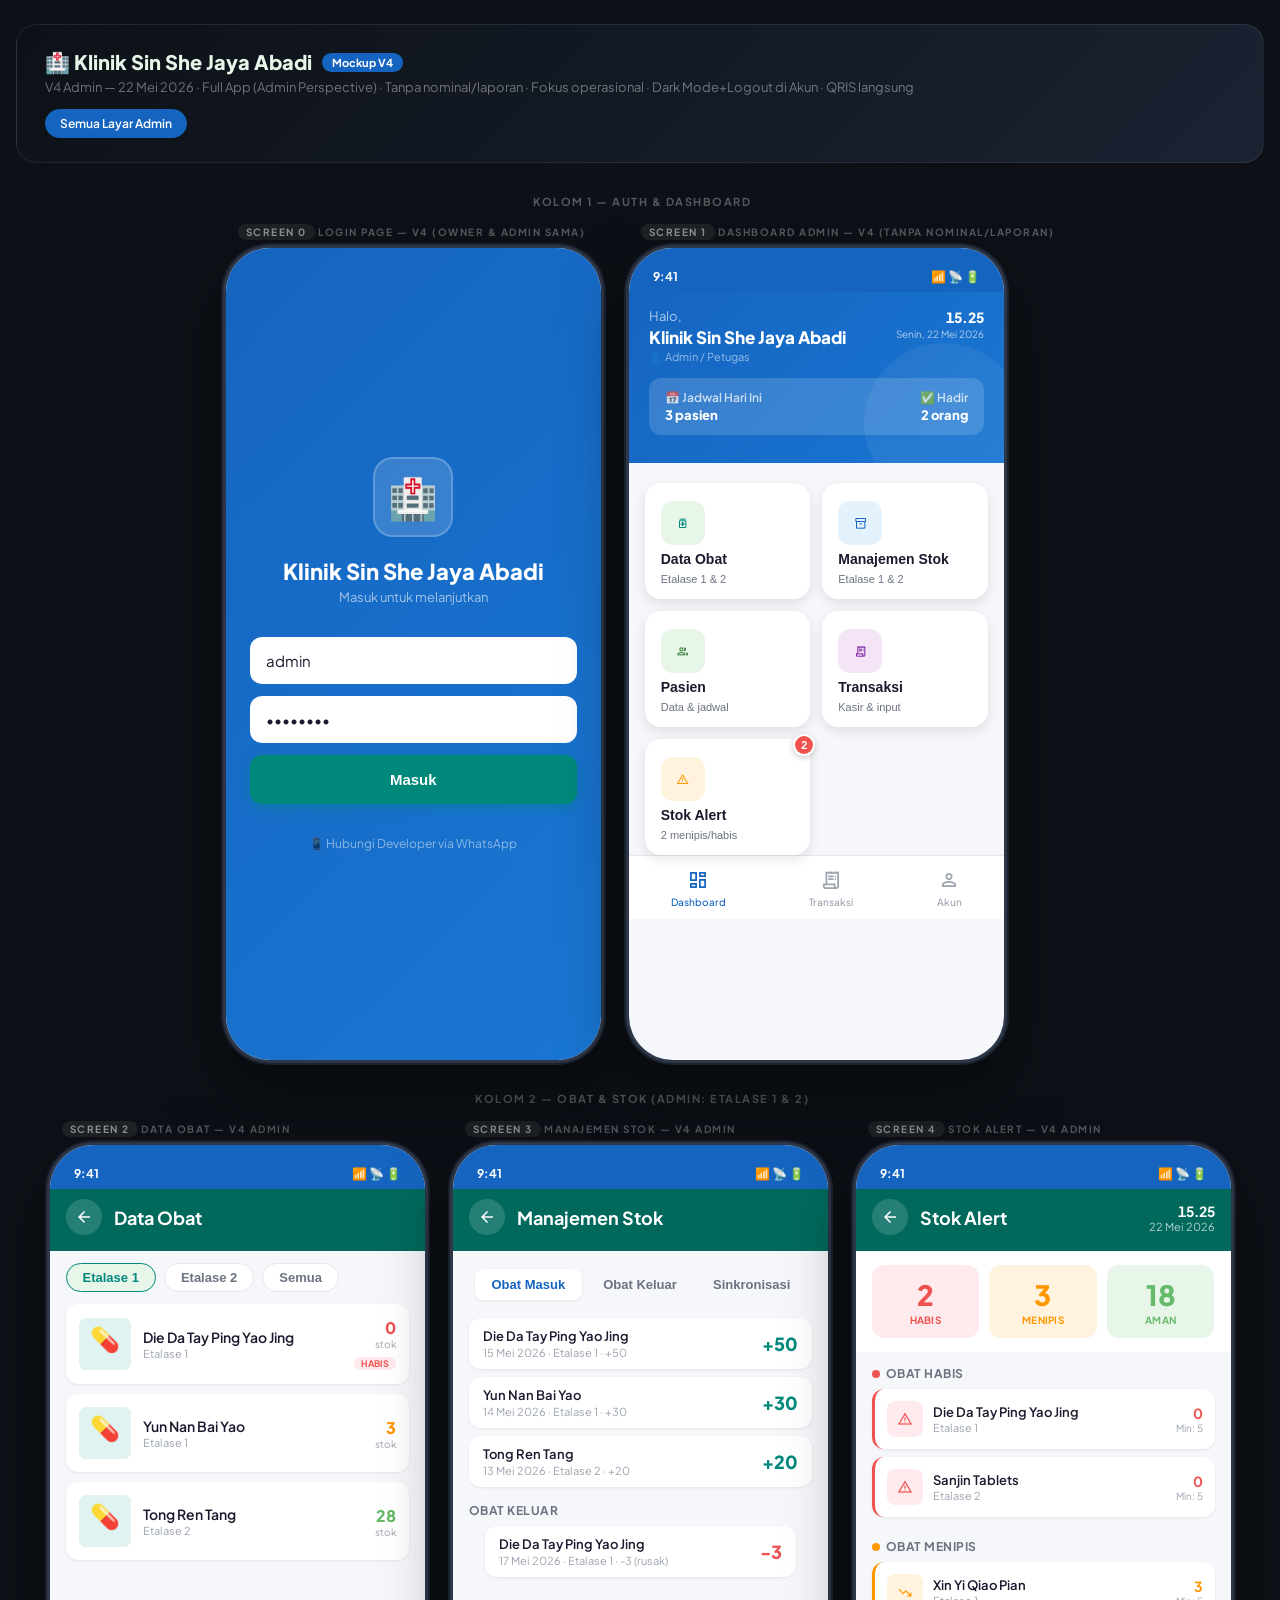
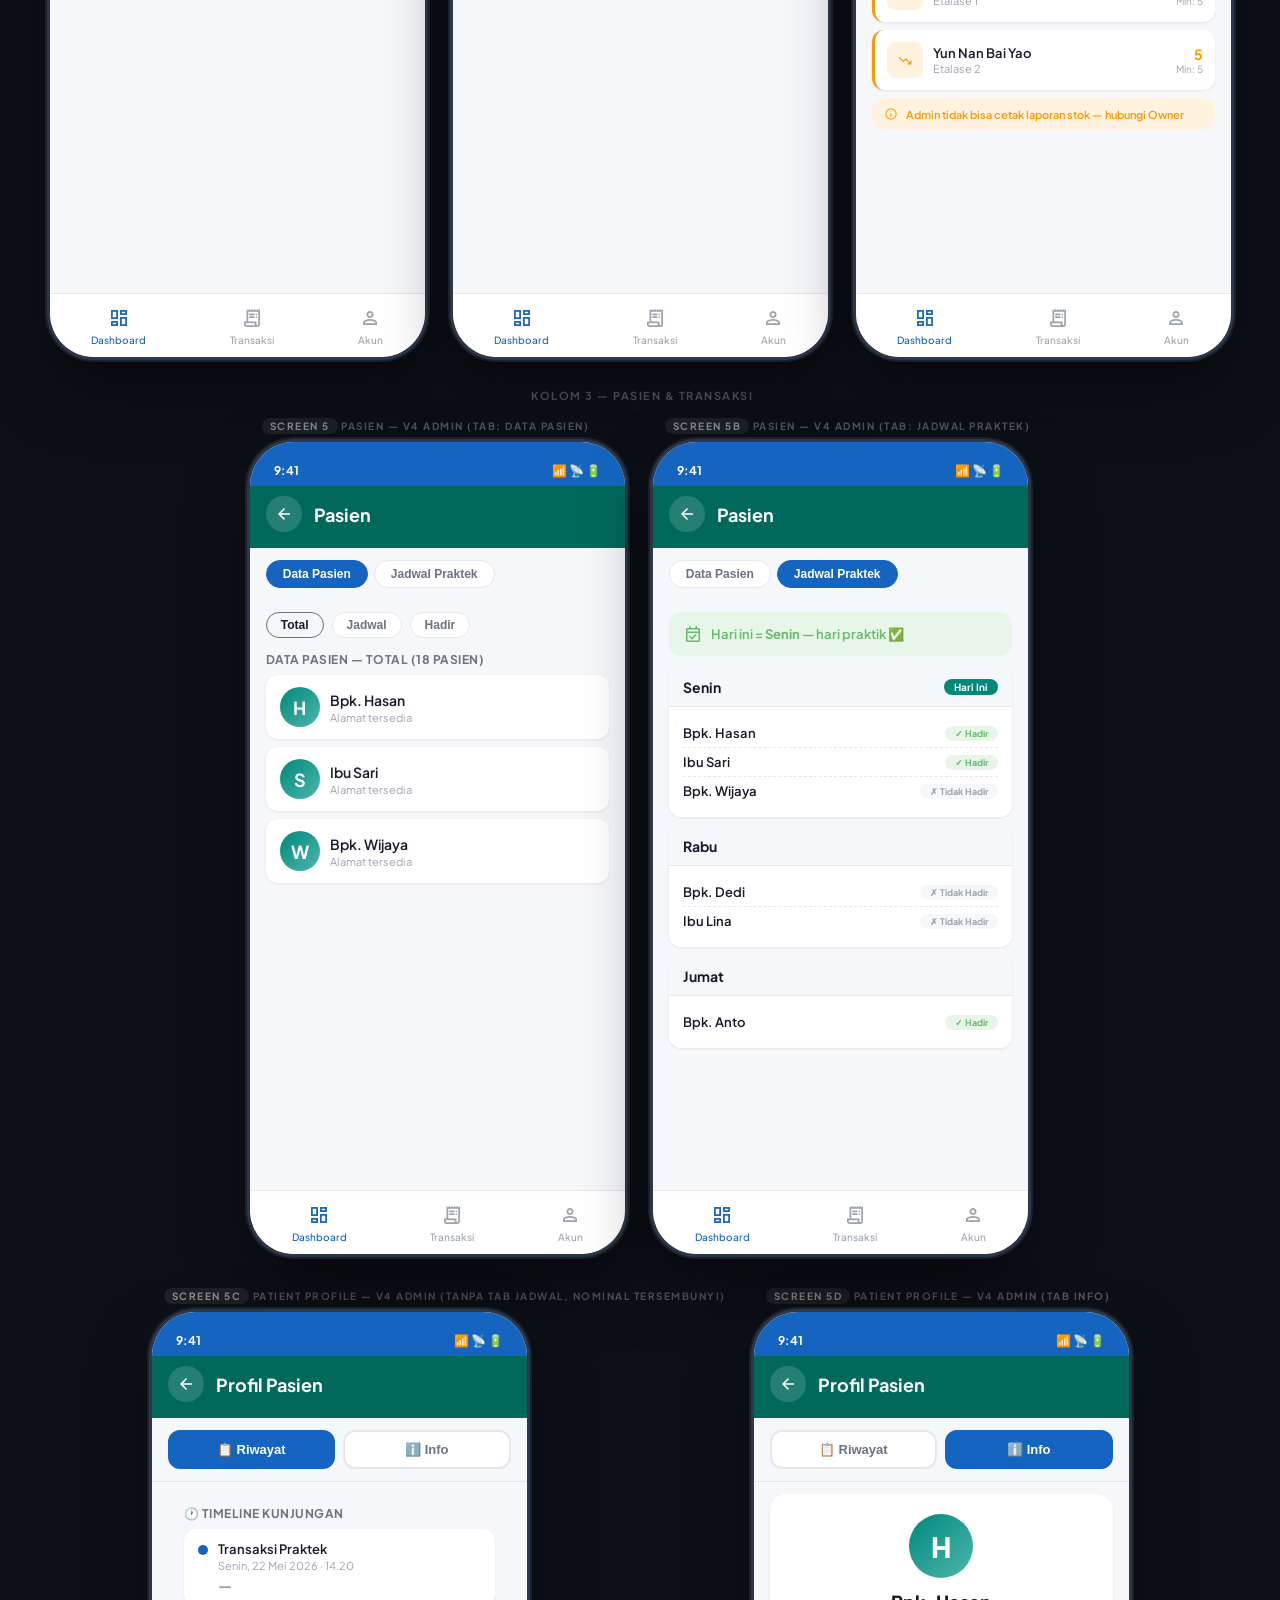
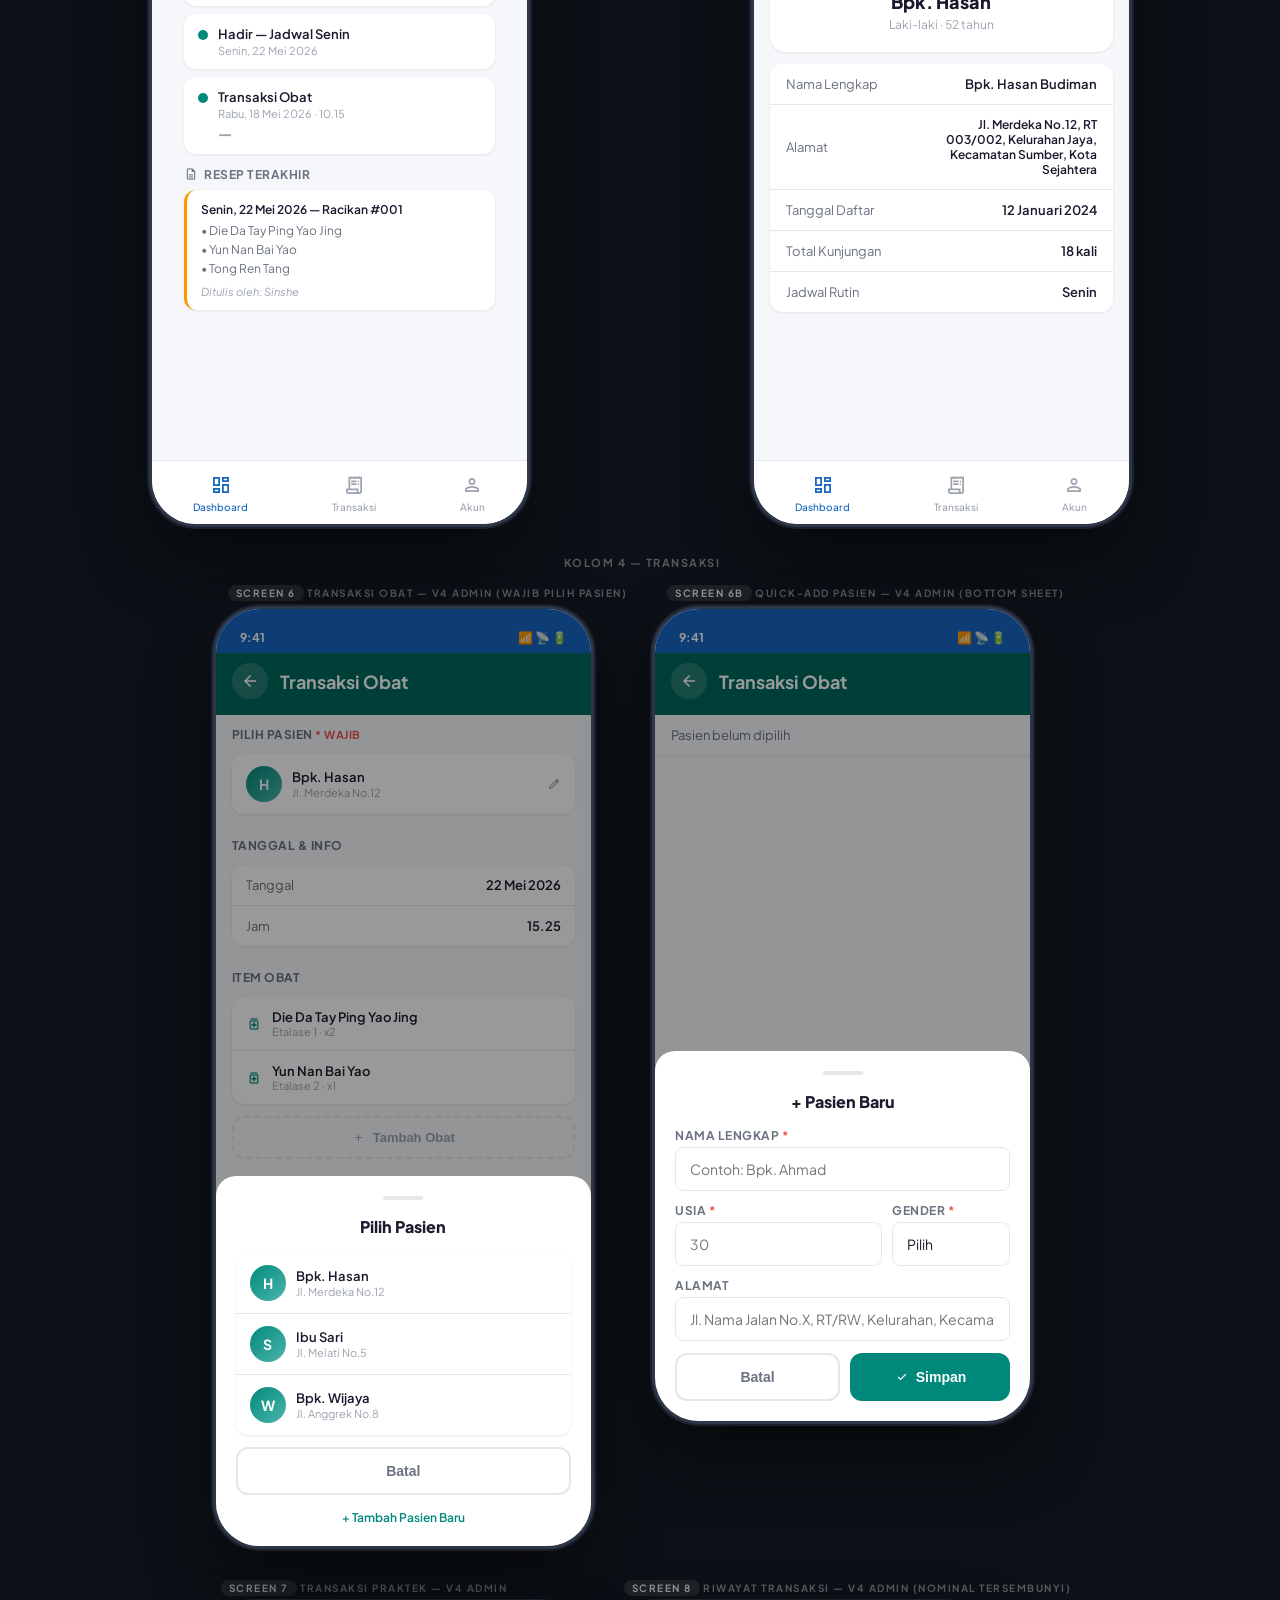
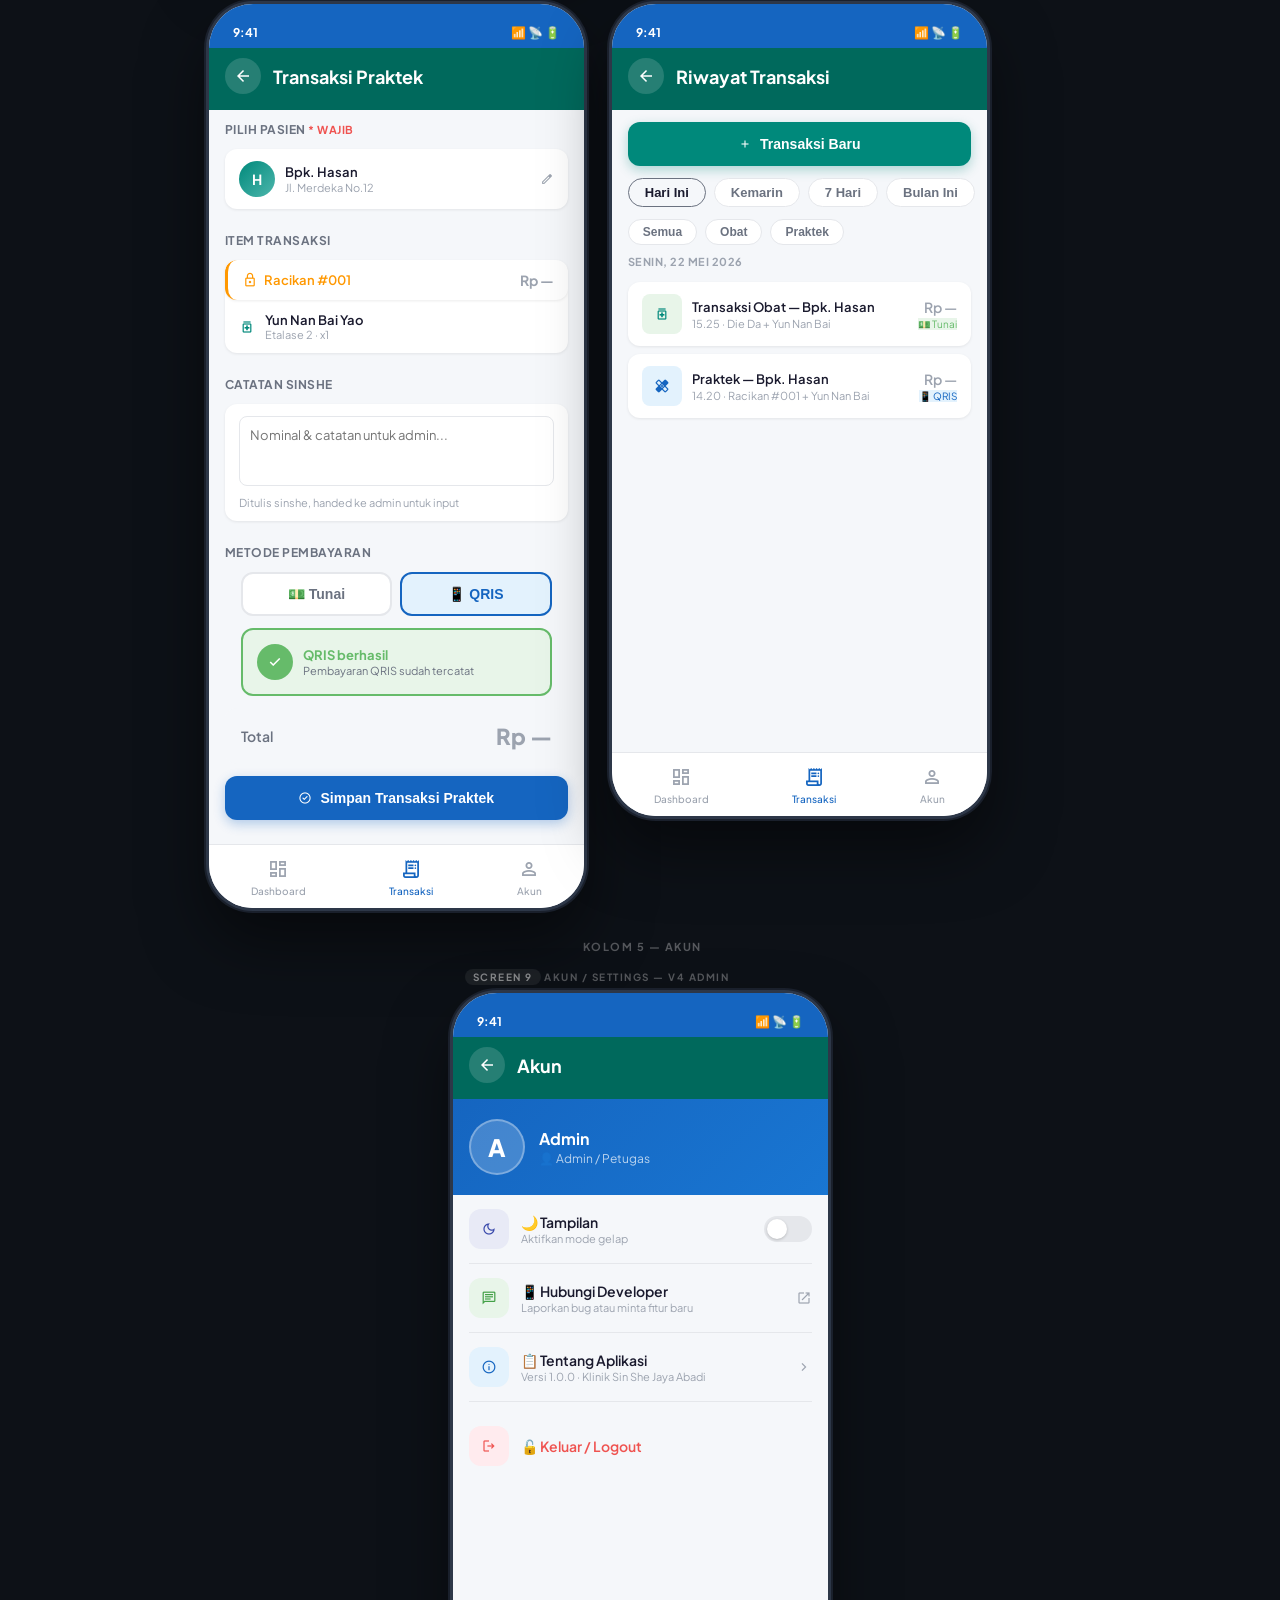
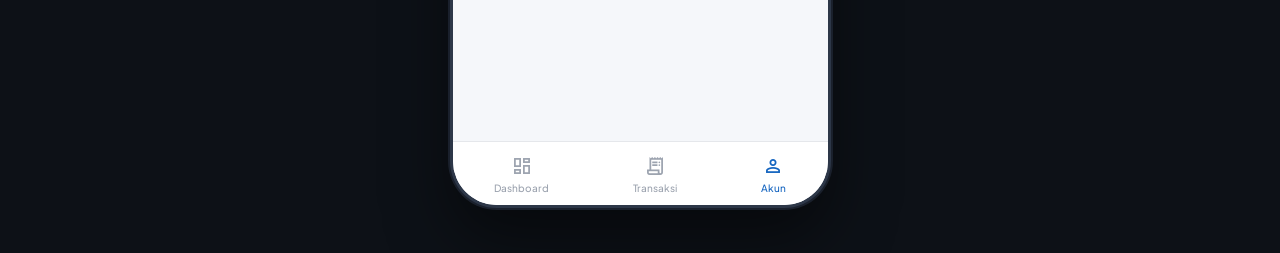
<file: docs/mockup/mockup_v4-admin.html>
<!DOCTYPE html>
<html lang="id">
<head>
<meta charset="UTF-8">
<meta name="viewport" content="width=device-width, initial-scale=1.0">
<title>Klinik Sin She Jaya Abadi — Mockup V4 Admin</title>
<link href="https://fonts.googleapis.com/css2?family=Plus+Jakarta+Sans:wght@400;500;600;700;800&display=swap" rel="stylesheet">
<link href="https://fonts.googleapis.com/css2?family=Material+Symbols+Outlined:opsz,wght,FILL,GRAD@20..48,100..700,0..1,-50..200&display=swap" rel="stylesheet">
<style>
/* ================================================
   KLINIK SIN SHE JAYA ABADI — MOCKUP V4 ADMIN
   Mobile-first: 375px × 812px
   22 Mei 2026 · Full App — Admin Perspective
   ADMIN: tanpa nominal/laporan, fokus operasional,
   Jadwal Hari Ini + Hadir Hari Ini, Dark Mode+Logout
   di Akun, QRIS langsung berhasil
   ================================================ */
*,*::before,*::after{box-sizing:border-box;margin:0;padding:0}

:root{
  --blue:#1565C0;--blue-dark:#0D47A1;--teal:#00897B;--teal-dark:#00695C;
  --teal-light:#4DB6AC;--coral:#FF7043;--amber:#FFB300;--danger:#EF5350;
  --danger-soft:#FFEBEE;--warning:#FF9800;--warning-soft:#FFF3E0;
  --success:#66BB6A;--success-soft:#E8F5E9;--purple:#7B1FA2;
  --purple-soft:#F3E5F5;--surface:#F5F7FA;--card:#FFFFFF;
  --text:#1A1A2E;--text-sec:#6B7280;--text-muted:#9CA3AF;
  --border:#E5E7EB;--shadow-sm:0 1px 3px rgba(0,0,0,.08);
  --shadow-md:0 4px 12px rgba(0,0,0,.1);--shadow-lg:0 8px 24px rgba(0,0,0,.15);
  --r-sm:8px;--r-md:12px;--r-lg:16px;--r-xl:20px;--r-full:9999px;
}

body{
  font-family:'Plus Jakarta Sans',-apple-system,sans-serif;
  background:#0D1117;color:var(--text);min-height:100vh;
  display:flex;flex-direction:column;align-items:center;padding:24px 16px 48px;
}

.hero{
  background:linear-gradient(135deg,#0D1117 0%,#1A2332 100%);
  border:1px solid rgba(255,255,255,.08);border-radius:20px;
  padding:24px 28px;position:sticky;top:16px;z-index:100;
  width:100%;max-width:1400px;
}
.hero h1{color:#E8F5E9;font-size:20px;font-weight:800;display:flex;align-items:center;gap:10px}
.badge-tag{display:inline-block;background:var(--blue);color:white;font-size:11px;font-weight:700;padding:3px 10px;border-radius:var(--r-full)}
.hero p{color:rgba(255,255,255,.4);font-size:13px;margin-top:4px}
.hero-nav{display:flex;gap:8px;flex-wrap:wrap;margin-top:14px}
.hero-nav a{color:rgba(255,255,255,.5);text-decoration:none;font-size:12px;font-weight:600;padding:6px 14px;border-radius:var(--r-full);border:1px solid rgba(255,255,255,.1);transition:all .2s;cursor:pointer}
.hero-nav a:hover,.hero-nav a.active{background:var(--blue);color:white;border-color:var(--blue)}

.sl{color:rgba(255,255,255,.3);font-size:11px;font-weight:700;text-transform:uppercase;letter-spacing:1.5px;margin:32px 0 10px;padding-left:4px}
.sl span{background:rgba(255,255,255,.07);color:rgba(255,255,255,.5);font-size:10px;padding:2px 8px;border-radius:var(--r-full);margin-left:8px}
.layout{display:flex;gap:28px;flex-wrap:wrap;justify-content:center;align-items:flex-start}
.col{display:flex;flex-direction:column}

.phone{
  width:375px;min-height:812px;background:var(--surface);
  border-radius:44px;overflow:hidden;
  box-shadow:0 0 0 3px #2D3748,0 0 0 5px #1A202C,0 32px 64px rgba(0,0,0,.5);
  position:relative;display:flex;flex-direction:column;
}

.sb{height:44px;background:var(--blue);display:flex;align-items:flex-end;justify-content:space-between;padding:0 24px 8px;font-size:12px;font-weight:700;color:white;flex-shrink:0}

.ab{background:var(--blue);padding:10px 16px 16px;display:flex;align-items:center;gap:12px;flex-shrink:0}
.ab.teal{background:var(--teal)}
.ab.back{background:var(--teal-dark)}
.ab .bb{width:36px;height:36px;border-radius:50%;background:rgba(255,255,255,.15);border:none;color:white;display:flex;align-items:center;justify-content:center;cursor:pointer;flex-shrink:0}
.ab .pt{flex:1;font-size:18px;font-weight:700;color:white}
.ab .cb{text-align:right}
.ab .ct{color:white;font-size:14px;font-weight:700;font-variant-numeric:tabular-nums}
.ab .cd{color:rgba(255,255,255,.7);font-size:11px}

.dh{background:linear-gradient(135deg,var(--blue) 0%,#1976D2 100%);padding:16px 20px 28px;position:relative;overflow:hidden;flex-shrink:0}
.dh::after{content:'';position:absolute;bottom:-40px;right:-20px;width:160px;height:160px;border-radius:50%;background:rgba(255,255,255,.06)}
.dh .row{display:flex;justify-content:space-between;align-items:flex-start;position:relative;z-index:2}
.dh .greet{color:rgba(255,255,255,.65);font-size:13px}
.dh .clinic{color:white;font-size:17px;font-weight:800;margin-top:2px}
.dh .role{color:rgba(255,255,255,.55);font-size:11px;margin-top:2px}
.dh .clock-r{text-align:right}
.dh .clkt{color:white;font-size:14px;font-weight:800;font-variant-numeric:tabular-nums}
.dh .clkd{color:rgba(255,255,255,.65);font-size:10px;margin-top:2px;text-align:right}

/* ADMIN: info card di header (bukan nominal) */
.dh .admin-info{background:rgba(255,255,255,.15);border-radius:var(--r-md);padding:12px 16px;margin-top:14px;display:flex;justify-content:space-between;align-items:center;position:relative;z-index:2}
.dh .aiw{font-size:12px;font-weight:600;color:rgba(255,255,255,.75)}
.dh .aic{font-size:13px;font-weight:800;color:white;margin-top:2px}
.dh .aic.grn{color:#A5D6A7}
.dh .aic.blu{color:#90CAF9}
.dh .aiw2{font-size:12px;font-weight:600;color:rgba(255,255,255,.75);text-align:right}
.dh .aic2{font-size:13px;font-weight:800;color:white;margin-top:2px;text-align:right}

.mg{display:grid;grid-template-columns:1fr 1fr;gap:12px;padding:0 16px;margin-top:-18px;position:relative;z-index:5}
.mc{background:white;border-radius:var(--r-lg);padding:18px 16px 14px;box-shadow:var(--shadow-md);display:flex;flex-direction:column;gap:6px;cursor:pointer;transition:all .2s;border:none;text-align:left;position:relative}
.mc:hover{transform:translateY(-2px);box-shadow:var(--shadow-lg)}
.mc .ow{width:44px;height:44px;border-radius:var(--r-md);display:flex;align-items:center;justify-content:center;background:#E8F5E9;color:var(--teal)}
.mc .bw{width:44px;height:44px;border-radius:var(--r-md);display:flex;align-items:center;justify-content:center;background:#E3F2FD;color:var(--blue)}
.mc .gr{width:44px;height:44px;border-radius:var(--r-md);display:flex;align-items:center;justify-content:center;background:#E8F5E9;color:#2E7D32}
.mc .pu{width:44px;height:44px;border-radius:var(--r-md);display:flex;align-items:center;justify-content:center;background:#F3E5F5;color:var(--purple)}
.mc .orange{width:44px;height:44px;border-radius:var(--r-md);display:flex;align-items:center;justify-content:center;background:var(--warning-soft);color:var(--warning)}
.mc .ttl{font-size:14px;font-weight:700;color:var(--text)}
.mc .sub{font-size:11px;color:var(--text-sec)}
.mc-alert{position:relative}

.sb2{position:absolute;top:-5px;right:-5px;min-width:22px;height:22px;border-radius:var(--r-full);background:var(--warning);color:white;font-size:11px;font-weight:700;display:flex;align-items:center;justify-content:center;padding:0 6px;border:2.5px solid white;z-index:3;box-shadow:0 2px 6px rgba(0,0,0,.2)}
.sb2.danger{background:var(--danger)}

.pb{flex:1;overflow-y:auto;padding-bottom:8px}
.pb::-webkit-scrollbar{width:0}

.bn{height:64px;background:white;border-top:1px solid var(--border);display:flex;justify-content:space-around;align-items:center;flex-shrink:0}
.bi{display:flex;flex-direction:column;align-items:center;gap:3px;color:var(--text-muted);font-size:10px;font-weight:500;cursor:pointer;padding:4px 16px;transition:all .15s}
.bi.on{color:var(--blue)}
.bi .mat-icon{font-size:22px}

.chips{display:flex;gap:8px;padding:12px 16px;overflow-x:auto;scrollbar-width:none}
.chips::-webkit-scrollbar{display:none}
.c{padding:6px 16px;border-radius:var(--r-full);font-size:13px;font-weight:600;border:1.5px solid var(--border);background:white;color:var(--text-sec);cursor:pointer;white-space:nowrap;transition:all .15s}
.c.on.et1{background:#E8F5E9;color:var(--teal);border-color:var(--teal)}
.c.on.et2{background:#E3F2FD;color:var(--blue);border-color:var(--blue)}
.c.on.h{background:var(--danger-soft);color:var(--danger);border-color:var(--danger)}
.c.on.m{background:var(--warning-soft);color:var(--warning);border-color:var(--warning)}
.c.on.a{background:var(--success-soft);color:var(--success);border-color:var(--success)}
.c.on.s{background:var(--surface);color:var(--text);border-color:var(--text-sec)}
.c.on.all{background:var(--surface);color:var(--text);border-color:var(--text-sec)}

.lock-chip{padding:6px 16px;border-radius:var(--r-full);font-size:13px;font-weight:600;border:1.5px solid var(--border);background:#FFF3E0;color:var(--warning);cursor:pointer;white-space:nowrap;display:flex;align-items:center;gap:4px}

.ol{padding:0 16px;display:flex;flex-direction:column;gap:10px}
.oc{background:white;border-radius:var(--r-md);padding:12px;display:flex;gap:12px;align-items:center;box-shadow:var(--shadow-sm);cursor:pointer;transition:all .15s;border:1.5px solid transparent}
.oc:hover{border-color:var(--teal)}
.oc .oi{width:52px;height:52px;border-radius:var(--r-sm);background:linear-gradient(135deg,#E0F2F1,#B2DFDB);display:flex;align-items:center;justify-content:center;flex-shrink:0}
.oc .oi img{width:100%;height:100%;object-fit:cover;border-radius:var(--r-sm)}
.oc .inf{flex:1;min-width:0}
.oc .nama{font-size:14px;font-weight:600;color:var(--text)}
.oc .etalase{font-size:11px;color:var(--text-muted);margin-top:1px}
.oc .right{text-align:right;flex-shrink:0}
.oc .stok{font-size:16px;font-weight:800}
.oc .stok.h{color:var(--danger)}
.oc .stok.m{color:var(--warning)}
.oc .stok.aman{color:var(--success)}
.oc .lbl{font-size:10px;color:var(--text-muted)}

.tabs{display:flex;background:var(--surface);padding:6px;gap:4px;margin:12px 16px;border-radius:var(--r-md)}
.tab{flex:1;padding:8px;text-align:center;font-size:13px;font-weight:600;color:var(--text-sec);border-radius:var(--r-sm);cursor:pointer;border:none;background:none;transition:all .15s}
.tab.on{background:white;color:var(--blue);box-shadow:var(--shadow-sm)}

.sel{padding:0 16px;display:flex;flex-direction:column;gap:8px}
.se{background:white;border-radius:var(--r-md);padding:10px 14px;display:flex;justify-content:space-between;align-items:center;box-shadow:var(--shadow-sm)}
.se .inf .jenis{font-size:13px;font-weight:600;color:var(--text)}
.se .inf .det{font-size:11px;color:var(--text-muted);margin-top:2px}
.se .jml{font-size:18px;font-weight:800;color:var(--teal)}
.se .jml.out{color:var(--danger)}

.sr{display:grid;grid-template-columns:1fr 1fr 1fr;gap:10px;padding:14px 16px;background:white}
.sc{border-radius:var(--r-md);padding:12px 8px;text-align:center}
.sc.h{background:var(--danger-soft)}
.sc.m{background:var(--warning-soft)}
.sc.a{background:var(--success-soft)}
.sc .n{font-size:28px;font-weight:800}
.sc.h .n{color:var(--danger)}
.sc.m .n{color:var(--warning)}
.sc.a .n{color:var(--success)}
.sc .l{font-size:10px;font-weight:700;text-transform:uppercase;letter-spacing:.3px;margin-top:2px}
.sc.h .l{color:var(--danger)}
.sc.m .l{color:var(--warning)}
.sc.a .l{color:var(--success)}

.sec-hdr{font-size:12px;font-weight:700;color:var(--text-sec);text-transform:uppercase;letter-spacing:.5px;padding:14px 16px 8px;display:flex;align-items:center;gap:6px}
.dot{width:8px;height:8px;border-radius:50%;flex-shrink:0}
.dot.h{background:var(--danger)}
.dot.m{background:var(--warning)}
.ac{background:white;border-radius:var(--r-md);padding:12px;margin:0 16px 8px;display:flex;gap:10px;align-items:center;box-shadow:var(--shadow-sm);border-left:3px solid transparent}
.ac.h{border-left-color:var(--danger)}
.ac.m{border-left-color:var(--warning)}
.ac .ai{width:36px;height:36px;border-radius:var(--r-sm);display:flex;align-items:center;justify-content:center;flex-shrink:0}
.ac.h .ai{background:var(--danger-soft);color:var(--danger)}
.ac.m .ai{background:var(--warning-soft);color:var(--warning)}
.ac .inf{flex:1}
.ac .inf .nama{font-size:13px;font-weight:600;color:var(--text)}
.ac .inf .etalase{font-size:11px;color:var(--text-muted);margin-top:1px}
.ac .stk{text-align:right}
.ac .stk .val{font-size:14px;font-weight:700}
.ac.h .stk .val{color:var(--danger)}
.ac.m .stk .val{color:var(--warning)}
.ac .stk .min{font-size:10px;color:var(--text-muted)}

.ptabs{display:flex;gap:6px;padding:12px 16px;overflow-x:auto;scrollbar-width:none}
.ptabs::-webkit-scrollbar{display:none}
.ptab{padding:6px 16px;border-radius:var(--r-full);font-size:12px;font-weight:600;background:white;color:var(--text-sec);border:1.5px solid var(--border);cursor:pointer;white-space:nowrap;transition:all .15s}
.ptab.on{background:var(--blue);color:white;border-color:var(--blue)}

.hari-badge{margin:12px 16px 0;background:var(--success-soft);color:var(--success);border-radius:var(--r-md);padding:10px 14px;display:flex;align-items:center;gap:8px;font-size:13px;font-weight:600}
.hari-badge.non{background:var(--surface);color:var(--text-muted)}
.hari-badge .mat-icon{font-size:20px}

.jadwal-list{padding:12px 16px;display:grid;gap:10px}
.jc{background:white;border-radius:var(--r-md);overflow:hidden;box-shadow:var(--shadow-sm)}
.jc-hdr{background:var(--surface);padding:10px 14px;display:flex;justify-content:space-between;align-items:center;border-bottom:1px solid var(--border)}
.jc-hdr .day{font-size:14px;font-weight:700;color:var(--text)}
.jc-hdr .badge{font-size:10px;font-weight:700;padding:2px 10px;border-radius:var(--r-full)}
.jc-hdr .badge.today{background:var(--teal);color:white}
.jc-hdr .badge.none{background:transparent;color:transparent;border:1px solid transparent}
.jc-body{padding:12px 14px}
.ji{display:flex;justify-content:space-between;align-items:center;padding:6px 0;border-bottom:1px dashed var(--border)}
.ji:last-child{border-bottom:none}
.ji .pt{font-size:13px;font-weight:600;color:var(--text)}
.ji .st{font-size:9px;font-weight:700;padding:2px 10px;border-radius:var(--r-full)}
.ji .st.hadir{background:var(--success-soft);color:var(--success)}
.ji .st.tdk{background:var(--surface);color:var(--text-muted)}

.pasien-list{padding:0 16px;display:flex;flex-direction:column;gap:8px}
.pc{background:white;border-radius:var(--r-md);padding:12px 14px;display:flex;gap:10px;align-items:center;box-shadow:var(--shadow-sm);cursor:pointer}
.pc .av{width:40px;height:40px;border-radius:50%;background:linear-gradient(135deg,var(--teal),var(--teal-light));display:flex;align-items:center;justify-content:center;color:white;font-size:18px;font-weight:700;flex-shrink:0}
.pc .inf{flex:1}
.pc .inf .nama{font-size:14px;font-weight:600;color:var(--text)}
.pc .inf .telp{font-size:11px;color:var(--text-muted);margin-top:2px}

.form-section{padding:0 16px;display:flex;flex-direction:column;gap:12px}
.fs-label{font-size:12px;font-weight:700;color:var(--text-sec);text-transform:uppercase;letter-spacing:.5px;margin-top:12px}
.form-card{background:white;border-radius:var(--r-md);overflow:hidden;box-shadow:var(--shadow-sm)}
.fc-row{display:flex;justify-content:space-between;align-items:center;padding:12px 14px;border-bottom:1px solid var(--border)}
.fc-row:last-child{border-bottom:none}
.fc-label{font-size:13px;color:var(--text-sec)}
.fc-value{font-size:13px;font-weight:600;color:var(--text);display:flex;align-items:center;gap:4px}

.pay-btns{display:flex;gap:8px;padding:0 16px}
.pay-btn{flex:1;padding:12px;border-radius:var(--r-md);border:2px solid var(--border);background:white;font-size:14px;font-weight:700;color:var(--text-sec);display:flex;align-items:center;justify-content:center;gap:8px;cursor:pointer;transition:all .15s}
.pay-btn.on{border-color:var(--blue);background:#E3F2FD;color:var(--blue)}

.change-section{background:white;border-radius:var(--r-md);padding:14px;box-shadow:var(--shadow-sm);margin-top:2px}
.change-label{font-size:12px;font-weight:700;color:var(--text-sec);text-transform:uppercase;letter-spacing:.5px;margin-bottom:10px}
.change-pills{display:flex;flex-wrap:wrap;gap:8px}
.chip{padding:7px 14px;border-radius:var(--r-full);border:2px solid var(--border);background:white;font-size:12px;font-weight:700;color:var(--text-sec);cursor:pointer;transition:all .15s}
.chip.on{border-color:var(--blue);background:#E3F2FD;color:var(--blue)}
.chip.uang-pas{border-color:var(--success);background:var(--success-soft);color:var(--success)}
.change-summary{display:flex;justify-content:space-between;align-items:center;padding:10px 0 0;margin-top:10px;border-top:1px dashed var(--border)}
.change-summary .cl{font-size:12px;color:var(--text-sec)}
.change-summary .cv{font-size:14px;font-weight:700;color:var(--success)}
.change-summary .cv.zero{color:var(--text-sec)}
.change-input-row{display:flex;align-items:center;gap:8px;margin-top:8px}
.change-input-row label{font-size:12px;color:var(--text-sec);width:100px;flex-shrink:0}
.change-input-row input{flex:1;border:1.5px solid var(--border);border-radius:var(--r-sm);padding:8px 10px;font-size:13px;font-family:inherit;outline:none}
.change-input-row input:focus{border-color:var(--blue)}

.add-item-btn{background:none;border:2px dashed var(--border);border-radius:var(--r-md);padding:12px;display:flex;align-items:center;justify-content:center;gap:8px;color:var(--text-muted);font-size:13px;font-weight:600;cursor:pointer;width:100%;transition:all .15s}
.add-item-btn:hover{border-color:var(--teal);color:var(--teal)}
.tot-card{background:var(--surface);border-radius:var(--r-md);padding:14px 16px;display:flex;justify-content:space-between;align-items:center}
.tot-label{font-size:14px;font-weight:600;color:var(--text-sec)}
.tot-value{font-size:22px;font-weight:800;color:var(--teal)}
.save-btn{margin:12px 16px 16px;background:var(--teal);color:white;border:none;border-radius:var(--r-md);padding:14px;font-size:14px;font-weight:700;width:calc(100% - 32px);display:flex;align-items:center;justify-content:center;gap:8px;cursor:pointer;box-shadow:0 4px 12px rgba(0,137,123,.3)}
.save-btn.blue{background:var(--blue);box-shadow:0 4px 12px rgba(21,101,192,.3)}

.catatan-box{background:white;border-radius:var(--r-md);padding:12px 14px;box-shadow:var(--shadow-sm)}
.catatan-box textarea{width:100%;border:1.5px solid var(--border);border-radius:var(--r-sm);padding:10px;font-size:13px;font-family:inherit;resize:none;outline:none}
.catatan-box textarea:focus{border-color:var(--teal)}
.catatan-box .hint{font-size:11px;color:var(--text-muted);margin-top:6px}

.racikan-item{background:white;border-radius:var(--r-md);padding:10px 14px;display:flex;justify-content:space-between;align-items:center;box-shadow:var(--shadow-sm);border-left:3px solid var(--warning)}
.racikan-item .racikan-label{font-size:13px;font-weight:600;color:var(--warning);display:flex;align-items:center;gap:6px}
.racikan-item .jml{font-size:14px;font-weight:700;color:var(--text)}

.fi-row{display:flex;align-items:center;padding:12px 14px;border-bottom:1px solid var(--border);gap:10px}
.fi-row:last-child{border-bottom:none}
.fi-icon{color:var(--text-muted);flex-shrink:0}
.fi{flex:1;font-size:14px;color:var(--text);border:none;outline:none;background:transparent}
.fi::placeholder{color:var(--text-muted)}

.new-trans-btn{margin:12px 16px 0;background:var(--teal);color:white;border:none;border-radius:var(--r-md);padding:14px;font-size:14px;font-weight:700;width:calc(100% - 32px);display:flex;align-items:center;justify-content:center;gap:8px;cursor:pointer;box-shadow:0 4px 12px rgba(0,137,123,.3)}
.trans-history-list{padding:10px 16px 16px;display:flex;flex-direction:column;gap:8px}
.th-item{background:white;border-radius:var(--r-md);padding:12px 14px;display:flex;gap:10px;align-items:center;box-shadow:var(--shadow-sm);cursor:pointer;transition:all .15s}
.th-item:hover{border-left:3px solid var(--teal)}
.th-icon{width:40px;height:40px;border-radius:var(--r-sm);display:flex;align-items:center;justify-content:center;flex-shrink:0}
.th-icon.obat{background:#E8F5E9;color:var(--teal)}
.th-icon.praktek{background:#E3F2FD;color:var(--blue)}
.th-info{flex:1}
.th-info .th-title{font-size:13px;font-weight:600;color:var(--text)}
.th-info .th-sub{font-size:11px;color:var(--text-muted);margin-top:2px}
.th-right{text-align:right;flex-shrink:0}
/* ADMIN: nominal disembunyikan, ditampilkan tanda "—" */
.th-right .th-nominal{font-size:14px;font-weight:800;color:var(--text-muted)}
.th-right .th-dash{font-size:14px;color:var(--text-muted);font-weight:600}
.th-right .th-meta{font-size:10px;color:var(--text-muted);margin-top:2px;display:flex;align-items:center;gap:4px;justify-content:flex-end}

.date-group-label{font-size:11px;font-weight:700;color:var(--text-muted);text-transform:uppercase;letter-spacing:.5px;padding:10px 16px 4px}

/* Profile */
.profile-tabs{display:flex;gap:8px;padding:12px 16px;border-bottom:1px solid var(--border)}
.profile-tab{flex:1;padding:10px;text-align:center;font-size:13px;font-weight:700;border-radius:var(--r-md);border:2px solid var(--border);background:white;color:var(--text-sec);cursor:pointer;transition:all .15s}
.profile-tab.on{border-color:var(--blue);background:var(--blue);color:white}

.patient-info-card{background:white;border-radius:var(--r-md);margin:12px 16px;overflow:hidden;box-shadow:var(--shadow-sm)}
.pi-row{display:flex;justify-content:space-between;align-items:center;padding:12px 16px;border-bottom:1px solid var(--border)}
.pi-row:last-child{border-bottom:none}
.pi-label{font-size:13px;color:var(--text-sec)}
.pi-value{font-size:13px;font-weight:600;color:var(--text);text-align:right}

.resep-section{margin:12px 16px}
.resep-section-label{font-size:12px;font-weight:700;color:var(--text-sec);text-transform:uppercase;letter-spacing:.5px;margin-bottom:8px;display:flex;align-items:center;gap:6px}
.resep-card{background:white;border-radius:var(--r-md);padding:12px 14px;box-shadow:var(--shadow-sm);border-left:3px solid var(--warning)}
.resep-card .rc-date{font-size:12px;font-weight:600;color:var(--text);margin-bottom:4px}
.resep-card .rc-items{font-size:12px;color:var(--text-sec);line-height:1.6}
.resep-card .rc-sinshe{font-size:11px;color:var(--text-muted);margin-top:6px;font-style:italic}

.timeline-section{margin:12px 16px}
.timeline-label{font-size:12px;font-weight:700;color:var(--text-sec);text-transform:uppercase;letter-spacing:.5px;margin-bottom:8px}
.tl-item{background:white;border-radius:var(--r-md);padding:12px 14px;margin-bottom:8px;box-shadow:var(--shadow-sm);display:flex;gap:10px;align-items:flex-start}
.tl-dot{width:10px;height:10px;border-radius:50%;background:var(--teal);flex-shrink:0;margin-top:4px}
.tl-dot.blue{background:var(--blue)}
.tl-body{flex:1}
.tl-body .tl-title{font-size:13px;font-weight:600;color:var(--text)}
.tl-body .tl-sub{font-size:11px;color:var(--text-muted);margin-top:2px}
.tl-body .tl-nominal{font-size:14px;font-weight:800;color:var(--text-muted);margin-top:4px}

/* Bottom sheet */
.bottom-sheet-overlay{position:absolute;inset:0;background:rgba(0,0,0,.4);z-index:50;display:flex;align-items:flex-end}
.bottom-sheet{background:white;border-radius:20px 20px 0 0;width:100%;padding:20px;z-index:51}
.bs-handle{width:40px;height:4px;border-radius:2px;background:var(--border);margin:0 auto 16px}
.bs-title{font-size:16px;font-weight:800;color:var(--text);margin-bottom:16px;text-align:center}
.bs-field{display:flex;flex-direction:column;gap:4px;margin-bottom:12px}
.bs-field label{font-size:12px;font-weight:700;color:var(--text-sec);text-transform:uppercase;letter-spacing:.5px}
.bs-input{border:1.5px solid var(--border);border-radius:var(--r-sm);padding:12px 14px;font-size:14px;font-family:inherit;color:var(--text);outline:none}
.bs-input:focus{border-color:var(--blue)}
.bs-select{border:1.5px solid var(--border);border-radius:var(--r-sm);padding:12px 14px;font-size:14px;font-family:inherit;color:var(--text);outline:none;background:white;-webkit-appearance:none}
.bs-row{display:grid;grid-template-columns:1fr 1fr;gap:10px}
.bs-actions{display:flex;gap:10px;margin-top:8px}
.bs-btn{flex:1;padding:14px;border-radius:var(--r-md);font-size:14px;font-weight:700;display:flex;align-items:center;justify-content:center;gap:6px;cursor:pointer}
.bs-btn.cancel{border:2px solid var(--border);background:white;color:var(--text-sec)}
.bs-btn.save{border:none;background:var(--teal);color:white}

/* Pasien selector */
.pasien-selector{background:white;border-radius:var(--r-md);overflow:hidden;box-shadow:var(--shadow-sm)}
.ps-item{display:flex;align-items:center;padding:12px 14px;border-bottom:1px solid var(--border);cursor:pointer;gap:10px}
.ps-item:last-child{border-bottom:none}
.ps-item:hover{background:var(--surface)}
.ps-item .ps-av{width:36px;height:36px;border-radius:50%;background:linear-gradient(135deg,var(--teal),var(--teal-light));display:flex;align-items:center;justify-content:center;color:white;font-size:14px;font-weight:700;flex-shrink:0}
.ps-item .ps-inf{flex:1}
.ps-item .ps-inf .ps-nama{font-size:13px;font-weight:600;color:var(--text)}
.ps-item .ps-inf .ps-alamat{font-size:11px;color:var(--text-muted);margin-top:1px}
.ps-chosen{display:flex;align-items:center;padding:12px 14px;cursor:pointer;gap:10px}
.ps-chosen .ps-av{width:36px;height:36px;border-radius:50%;background:linear-gradient(135deg,var(--teal),var(--teal-light));display:flex;align-items:center;justify-content:center;color:white;font-size:14px;font-weight:700;flex-shrink:0}
.ps-chosen .ps-inf{flex:1}
.ps-chosen .ps-inf .ps-nama{font-size:13px;font-weight:600;color:var(--text)}
.ps-chosen .ps-inf .ps-alamat{font-size:11px;color:var(--text-muted);margin-top:1px}
.ps-chosen .ps-edit{color:var(--text-muted);font-size:14px}

/* QRIS langsung */
.qris-instant{background:var(--success-soft);border-radius:var(--r-md);padding:14px;margin:0 16px;border:2px solid var(--success);display:flex;align-items:center;gap:10px}
.qris-instant .qi-icon{width:36px;height:36px;border-radius:50%;background:var(--success);display:flex;align-items:center;justify-content:center;color:white;font-size:20px;flex-shrink:0}
.qris-instant .qi-text{flex:1}
.qris-instant .qi-text .qi-title{font-size:13px;font-weight:700;color:var(--success)}
.qris-instant .qi-text .qi-sub{font-size:11px;color:var(--text-sec);margin-top:1px}

/* Akun */
.user-card{background:linear-gradient(135deg,var(--blue),#1976D2);padding:20px 16px;display:flex;align-items:center;gap:14px}
.user-card .av{width:56px;height:56px;border-radius:50%;background:rgba(255,255,255,.2);border:2px solid rgba(255,255,255,.3);display:flex;align-items:center;justify-content:center;color:white;font-size:24px;font-weight:800;flex-shrink:0}
.user-card .name{font-size:16px;font-weight:700;color:white}
.user-card .role{font-size:12px;color:rgba(255,255,255,.7);margin-top:2px}

.settings-list{padding:0 16px;display:flex;flex-direction:column;gap:0}
.settings-item{display:flex;align-items:center;padding:14px 0;border-bottom:1px solid var(--border);cursor:pointer;transition:all .15s;gap:12px}
.settings-item:last-child{border-bottom:none}
.settings-item:hover{background:var(--surface);margin:0 -16px;padding:14px 16px}
.settings-item .si-icon{width:40px;height:40px;border-radius:var(--r-md);display:flex;align-items:center;justify-content:center;flex-shrink:0}
.settings-item .si-icon.dark{background:#E8EAF6;color:#3949AB}
.settings-item .si-icon.whatsapp{background:#E8F5E9;color:#43A047}
.settings-item .si-icon.info{background:#E3F2FD;color:var(--blue)}
.settings-item .si-icon.logout{background:var(--danger-soft);color:var(--danger)}
.settings-item .si-text{flex:1}
.settings-item .si-text .si-title{font-size:14px;font-weight:600;color:var(--text)}
.settings-item .si-text .si-sub{font-size:11px;color:var(--text-muted);margin-top:1px}
.settings-item .logout-text{font-size:14px;font-weight:600;color:var(--danger)}

.toggle{width:48px;height:26px;border-radius:13px;background:var(--border);position:relative;cursor:pointer;transition:all .2s;flex-shrink:0}
.toggle.on{background:var(--blue)}
.toggle::after{content:'';position:absolute;top:3px;left:3px;width:20px;height:20px;border-radius:50%;background:white;transition:all .2s;box-shadow:0 1px 3px rgba(0,0,0,.2)}
.toggle.on::after{left:25px}

.mat-icon{font-family:'Material Symbols Outlined';font-weight:400}
.mat-ic{font-family:'Material Symbols Outlined';font-weight:400;font-size:20px}

/* Login */
.login-page{background:linear-gradient(135deg,var(--blue) 0%,#1976D2 100%);min-height:812px;display:flex;flex-direction:column;align-items:center;justify-content:center;padding:32px 24px}
.login-logo{width:80px;height:80px;border-radius:20px;background:rgba(255,255,255,.15);display:flex;align-items:center;justify-content:center;font-size:40px;margin-bottom:20px;border:2px solid rgba(255,255,255,.2)}
.login-title{font-size:22px;font-weight:800;color:white;text-align:center;margin-bottom:4px}
.login-sub{font-size:13px;color:rgba(255,255,255,.6);text-align:center;margin-bottom:32px}
.login-form{width:100%;display:flex;flex-direction:column;gap:12px}
.lf-input{flex:1;border:none;border-radius:var(--r-md);padding:14px 16px;font-size:15px;font-family:inherit;color:var(--text);outline:none;background:white}
.lf-input::placeholder{color:var(--text-muted)}
.login-btn{background:var(--teal);color:white;border:none;border-radius:var(--r-md);padding:16px;font-size:15px;font-weight:700;cursor:pointer;box-shadow:0 4px 12px rgba(0,137,123,.4)}
.login-link{display:block;text-align:center;font-size:12px;color:rgba(255,255,255,.5);margin-top:20px;text-decoration:none}

/* ADMIN note badge */
.admin-note{background:var(--warning-soft);border-radius:var(--r-md);margin:8px 16px;padding:8px 12px;display:flex;align-items:center;gap:8px;font-size:11px;color:var(--warning);font-weight:600}
.admin-note .mat-icon{font-size:14px;flex-shrink:0}
</style>
</head>
<body>

<!-- HERO -->
<div style="width:100%;max-width:1400px">
  <div class="hero">
    <div>
      <h1>🏥 Klinik Sin She Jaya Abadi <span class="badge-tag">Mockup V4</span></h1>
      <p>V4 Admin — 22 Mei 2026 · Full App (Admin Perspective) · Tanpa nominal/laporan · Fokus operasional · Dark Mode+Logout di Akun · QRIS langsung</p>
    </div>
    <div class="hero-nav">
      <a class="active">Semua Layar Admin</a>
    </div>
  </div>
</div>

<!-- ══════════════════════════════════════════════════════
     KOLOM 1 — AUTH + DASHBOARD ADMIN
     ADMIN: Jadwal Hari Ini + Hadir Hari Ini (bukan nominal)
═══════════════════════════════════════════════════════ -->

<div class="sl">KOLOM 1 — Auth &amp; Dashboard</div>
<div class="layout">

  <!-- V4: LOGIN PAGE — sama Owner & Admin -->
  <div class="col">
    <div class="sl" style="margin-top:8px;font-size:10px"><span>Screen 0</span> Login Page — V4 (Owner &amp; Admin sama)</div>
    <div class="phone">
      <div class="login-page">
        <div class="login-logo">🏥</div>
        <div class="login-title">Klinik Sin She Jaya Abadi</div>
        <div class="login-sub">Masuk untuk melanjutkan</div>
        <div class="login-form">
          <input class="lf-input" type="text" placeholder="Username atau Email" value="admin">
          <input class="lf-input" type="password" placeholder="Password" value="••••••••">
          <button class="login-btn">Masuk</button>
          <a href="#" class="login-link">📱 Hubungi Developer via WhatsApp</a>
        </div>
      </div>
    </div>
  </div>

  <!-- V4: DASHBOARD ADMIN — tanpa nominal, fokus operasional -->
  <div class="col">
    <div class="sl" style="margin-top:8px;font-size:10px"><span>Screen 1</span> Dashboard Admin — V4 (Tanpa nominal/laporan)</div>
    <div class="phone">
      <div class="sb"><span>9:41</span><span>📶 📡 🔋</span></div>
      <div class="dh">
        <div class="row">
          <div>
            <div class="greet">Halo,</div>
            <div class="clinic">Klinik Sin She Jaya Abadi</div>
            <div class="role">👤 Admin / Petugas</div>
          </div>
          <div class="clock-r" style="text-align:right">
            <div class="clkt">15.25</div>
            <div class="clkd">Senin, 22 Mei 2026</div>
          </div>
        </div>
        <!-- V4: ADMIN — Jadwal Hari Ini + Hadir Hari Ini, BUKAN nominal -->
        <div class="admin-info">
          <div>
            <div class="aiw">📅 Jadwal Hari Ini</div>
            <div class="aic">3 pasien</div>
          </div>
          <div>
            <div class="aiw2">✅ Hadir</div>
            <div class="aic2 grn">2 orang</div>
          </div>
        </div>
      </div>
      <div class="mg" style="margin-top:20px">
        <button class="mc">
          <div class="ow"><span class="mat-icon">medication</span></div>
          <div class="ttl">Data Obat</div>
          <div class="sub">Etalase 1 &amp; 2</div>
        </button>
        <button class="mc">
          <div class="bw"><span class="mat-icon">inventory_2</span></div>
          <div class="ttl">Manajemen Stok</div>
          <div class="sub">Etalase 1 &amp; 2</div>
        </button>
        <button class="mc">
          <div class="gr"><span class="mat-icon">group</span></div>
          <div class="ttl">Pasien</div>
          <div class="sub">Data &amp; jadwal</div>
        </button>
        <button class="mc">
          <div class="pu"><span class="mat-icon">receipt_long</span></div>
          <div class="ttl">Transaksi</div>
          <div class="sub">Kasir &amp; input</div>
        </button>
        <button class="mc mc-alert">
          <div class="sb2 danger">2</div>
          <div class="orange"><span class="mat-icon">warning</span></div>
          <div class="ttl">Stok Alert</div>
          <div class="sub">2 menipis/habis</div>
        </button>
      </div>
      <div class="bn">
        <div class="bi on"><span class="mat-icon">dashboard</span><span>Dashboard</span></div>
        <div class="bi"><span class="mat-icon">receipt_long</span><span>Transaksi</span></div>
        <div class="bi"><span class="mat-icon">person</span><span>Akun</span></div>
      </div>
    </div>
  </div>

</div>

<!-- ══════════════════════════════════════════════════════
     KOLOM 2 — OBAT & STOK (ADMIN: hanya Etalase 1 & 2)
═══════════════════════════════════════════════════════ -->

<div class="sl">KOLOM 2 — Obat &amp; Stok (Admin: Etalase 1 &amp; 2)</div>
<div class="layout">

  <!-- V4: DATA OBAT — ADMIN hanya lihat Etalase 1 & 2 (Etalase 3 disembunyikan) -->
  <div class="col">
    <div class="sl" style="margin-top:8px;font-size:10px"><span>Screen 2</span> Data Obat — V4 Admin</div>
    <div class="phone">
      <div class="sb"><span>9:41</span><span>📶 📡 🔋</span></div>
      <div class="ab teal" style="background:var(--teal-dark)"><button class="bb"><span class="mat-ic">arrow_back</span></button><div class="pt">Data Obat</div></div>
      <div class="pb">
        <div class="chips">
          <button class="c on et1">Etalase 1</button>
          <button class="c et2">Etalase 2</button>
          <button class="c">Semua</button>
        </div>
        <!-- V4: ADMIN tidak bisa lihat Etalase 3 (tidak ada filter chip) -->
        <div class="ol">
          <div class="oc">
            <div class="oi"><img src="data:image/svg+xml,<svg xmlns='http://www.w3.org/2000/svg' width='52' height='52'><rect fill='%23E0F2F1' width='52' height='52'/><text x='26' y='30' text-anchor='middle' font-size='24'>💊</text></svg>" alt="obat"></div>
            <div class="inf"><div class="nama">Die Da Tay Ping Yao Jing</div><div class="etalase">Etalase 1</div></div>
            <div class="right"><div class="stok h">0</div><div class="lbl">stok</div><div style="display:inline-block;font-size:9px;font-weight:700;padding:1px 7px;border-radius:9999px;background:var(--danger-soft);color:var(--danger);margin-top:3px">HABIS</div></div>
          </div>
          <div class="oc">
            <div class="oi"><img src="data:image/svg+xml,<svg xmlns='http://www.w3.org/2000/svg' width='52' height='52'><rect fill='%23E0F2F1' width='52' height='52'/><text x='26' y='30' text-anchor='middle' font-size='24'>💊</text></svg>" alt="obat"></div>
            <div class="inf"><div class="nama">Yun Nan Bai Yao</div><div class="etalase">Etalase 1</div></div>
            <div class="right"><div class="stok m">3</div><div class="lbl">stok</div></div>
          </div>
          <div class="oc">
            <div class="oi"><img src="data:image/svg+xml,<svg xmlns='http://www.w3.org/2000/svg' width='52' height='52'><rect fill='%23E0F2F1' width='52' height='52'/><text x='26' y='30' text-anchor='middle' font-size='24'>💊</text></svg>" alt="obat"></div>
            <div class="inf"><div class="nama">Tong Ren Tang</div><div class="etalase">Etalase 2</div></div>
            <div class="right"><div class="stok aman">28</div><div class="lbl">stok</div></div>
          </div>
          <!-- V4: ADMIN tidak melihat Racikan/Etalase 3 di list obat -->
        </div>
      </div>
      <div class="bn">
        <div class="bi on"><span class="mat-icon">dashboard</span><span>Dashboard</span></div>
        <div class="bi"><span class="mat-icon">receipt_long</span><span>Transaksi</span></div>
        <div class="bi"><span class="mat-icon">person</span><span>Akun</span></div>
      </div>
    </div>
  </div>

  <!-- V4: MANAJEMEN STOK — Tab [Obat Masuk][Obat Keluar][Sinkronisasi] -->
  <div class="col">
    <div class="sl" style="margin-top:8px;font-size:10px"><span>Screen 3</span> Manajemen Stok — V4 Admin</div>
    <div class="phone">
      <div class="sb"><span>9:41</span><span>📶 📡 🔋</span></div>
      <div class="ab teal" style="background:var(--teal-dark)"><button class="bb"><span class="mat-ic">arrow_back</span></button><div class="pt">Manajemen Stok</div></div>
      <div class="pb">
        <div class="tabs">
          <button class="tab on">Obat Masuk</button>
          <button class="tab">Obat Keluar</button>
          <button class="tab">Sinkronisasi</button>
        </div>
        <div class="sel">
          <div class="se">
            <div class="inf"><div class="jenis">Die Da Tay Ping Yao Jing</div><div class="det">15 Mei 2026 · Etalase 1 · +50</div></div>
            <div class="jml">+50</div>
          </div>
          <div class="se">
            <div class="inf"><div class="jenis">Yun Nan Bai Yao</div><div class="det">14 Mei 2026 · Etalase 1 · +30</div></div>
            <div class="jml">+30</div>
          </div>
          <div class="se">
            <div class="inf"><div class="jenis">Tong Ren Tang</div><div class="det">13 Mei 2026 · Etalase 2 · +20</div></div>
            <div class="jml">+20</div>
          </div>
        </div>
        <div style="padding:16px">
          <div style="font-size:12px;font-weight:700;color:var(--text-sec);text-transform:uppercase;letter-spacing:.5px;margin-bottom:8px">Obat Keluar</div>
          <div class="sel">
            <div class="se">
              <div class="inf"><div class="jenis">Die Da Tay Ping Yao Jing</div><div class="det">17 Mei 2026 · Etalase 1 · -3 (rusak)</div></div>
              <div class="jml out">-3</div>
            </div>
          </div>
          <!-- V4: ADMIN tidak melihat Etalase 3 di Obat Keluar -->
        </div>
      </div>
      <div class="bn">
        <div class="bi on"><span class="mat-icon">dashboard</span><span>Dashboard</span></div>
        <div class="bi"><span class="mat-icon">receipt_long</span><span>Transaksi</span></div>
        <div class="bi"><span class="mat-icon">person</span><span>Akun</span></div>
      </div>
    </div>
  </div>

  <!-- V4: STOK ALERT — Admin lihat tapi tanpa nominal -->
  <div class="col">
    <div class="sl" style="margin-top:8px;font-size:10px"><span>Screen 4</span> Stok Alert — V4 Admin</div>
    <div class="phone">
      <div class="sb"><span>9:41</span><span>📶 📡 🔋</span></div>
      <div class="ab back"><button class="bb"><span class="mat-ic">arrow_back</span></button><div class="pt">Stok Alert</div><div class="cb"><div class="ct">15.25</div><div class="cd">22 Mei 2026</div></div></div>
      <div class="pb">
        <div class="sr">
          <div class="sc h"><div class="n">2</div><div class="l">Habis</div></div>
          <div class="sc m"><div class="n">3</div><div class="l">Menipis</div></div>
          <div class="sc a"><div class="n">18</div><div class="l">Aman</div></div>
        </div>
        <div class="sec-hdr"><span class="dot h"></span>Obat Habis</div>
        <div class="ac h">
          <div class="ai"><span class="mat-icon">warning</span></div>
          <div class="inf"><div class="nama">Die Da Tay Ping Yao Jing</div><div class="etalase">Etalase 1</div></div>
          <div class="stk"><div class="val">0</div><div class="min">Min: 5</div></div>
        </div>
        <div class="ac h">
          <div class="ai"><span class="mat-icon">warning</span></div>
          <div class="inf"><div class="nama">Sanjin Tablets</div><div class="etalase">Etalase 2</div></div>
          <div class="stk"><div class="val">0</div><div class="min">Min: 5</div></div>
        </div>
        <div class="sec-hdr"><span class="dot m"></span>Obat Menipis</div>
        <div class="ac m">
          <div class="ai"><span class="mat-icon">trending_down</span></div>
          <div class="inf"><div class="nama">Xin Yi Qiao Pian</div><div class="etalase">Etalase 1</div></div>
          <div class="stk"><div class="val">3</div><div class="min">Min: 5</div></div>
        </div>
        <div class="ac m">
          <div class="ai"><span class="mat-icon">trending_down</span></div>
          <div class="inf"><div class="nama">Yun Nan Bai Yao</div><div class="etalase">Etalase 2</div></div>
          <div class="stk"><div class="val">5</div><div class="min">Min: 5</div></div>
        </div>
        <div class="admin-note"><span class="mat-icon">info</span>Admin tidak bisa cetak laporan stok — hubungi Owner</div>
      </div>
      <div class="bn">
        <div class="bi on"><span class="mat-icon">dashboard</span><span>Dashboard</span></div>
        <div class="bi"><span class="mat-icon">receipt_long</span><span>Transaksi</span></div>
        <div class="bi"><span class="mat-icon">person</span><span>Akun</span></div>
      </div>
    </div>
  </div>

</div>

<!-- ══════════════════════════════════════════════════════
     KOLOM 3 — PASIEN (Admin: Tab Data Pasien + Jadwal Praktek)
═══════════════════════════════════════════════════════ -->

<div class="sl">KOLOM 3 — Pasien &amp; Transaksi</div>
<div class="layout">

  <!-- V4: PASIEN — Tab [Data Pasien] + [Jadwal Praktek] + chip [Total][Jadwal][Hadir] -->
  <div class="col">
    <div class="sl" style="margin-top:8px;font-size:10px"><span>Screen 5</span> Pasien — V4 Admin (Tab: Data Pasien)</div>
    <div class="phone">
      <div class="sb"><span>9:41</span><span>📶 📡 🔋</span></div>
      <div class="ab back"><button class="bb"><span class="mat-ic">arrow_back</span></button><div class="pt">Pasien</div></div>
      <div class="pb">
        <div class="ptabs">
          <button class="ptab on">Data Pasien</button>
          <button class="ptab">Jadwal Praktek</button>
        </div>

        <div class="chips" style="padding-bottom:0">
          <button class="c on s" style="font-size:12px;padding:5px 14px">Total</button>
          <button class="c" style="font-size:12px;padding:5px 14px">Jadwal</button>
          <button class="c" style="font-size:12px;padding:5px 14px">Hadir</button>
        </div>

        <div style="font-size:12px;font-weight:700;color:var(--text-sec);text-transform:uppercase;letter-spacing:.5px;padding:14px 16px 8px">Data Pasien — Total (18 pasien)</div>
        <div class="pasien-list">
          <div class="pc">
            <div class="av">H</div>
            <div class="inf"><div class="nama">Bpk. Hasan</div><div class="telp">Alamat tersedia</div></div>
          </div>
          <div class="pc">
            <div class="av">S</div>
            <div class="inf"><div class="nama">Ibu Sari</div><div class="telp">Alamat tersedia</div></div>
          </div>
          <div class="pc">
            <div class="av">W</div>
            <div class="inf"><div class="nama">Bpk. Wijaya</div><div class="telp">Alamat tersedia</div></div>
          </div>
        </div>
      </div>
      <div class="bn">
        <div class="bi on"><span class="mat-icon">dashboard</span><span>Dashboard</span></div>
        <div class="bi"><span class="mat-icon">receipt_long</span><span>Transaksi</span></div>
        <div class="bi"><span class="mat-icon">person</span><span>Akun</span></div>
      </div>
    </div>
  </div>

  <!-- V4: JADWAL PRAKTEK (dari Tab Jadwal) -->
  <div class="col">
    <div class="sl" style="margin-top:8px;font-size:10px"><span>Screen 5b</span> Pasien — V4 Admin (Tab: Jadwal Praktek)</div>
    <div class="phone">
      <div class="sb"><span>9:41</span><span>📶 📡 🔋</span></div>
      <div class="ab back"><button class="bb"><span class="mat-ic">arrow_back</span></button><div class="pt">Pasien</div></div>
      <div class="pb">
        <div class="ptabs">
          <button class="ptab">Data Pasien</button>
          <button class="ptab on">Jadwal Praktek</button>
        </div>

        <div class="hari-badge">
          <span class="mat-icon">event_available</span>
          <span>Hari ini = <strong>Senin</strong> — hari praktik ✅</span>
        </div>

        <div class="jadwal-list">
          <div class="jc">
            <div class="jc-hdr"><span class="day">Senin</span><span class="badge today">Hari Ini</span></div>
            <div class="jc-body">
              <div class="ji"><span class="pt">Bpk. Hasan</span><span class="st hadir">✓ Hadir</span></div>
              <div class="ji"><span class="pt">Ibu Sari</span><span class="st hadir">✓ Hadir</span></div>
              <div class="ji"><span class="pt">Bpk. Wijaya</span><span class="st tdk">✗ Tidak Hadir</span></div>
            </div>
          </div>
          <div class="jc">
            <div class="jc-hdr"><span class="day">Rabu</span><span class="badge none">&nbsp;</span></div>
            <div class="jc-body">
              <div class="ji"><span class="pt">Bpk. Dedi</span><span class="st tdk">✗ Tidak Hadir</span></div>
              <div class="ji"><span class="pt">Ibu Lina</span><span class="st tdk">✗ Tidak Hadir</span></div>
            </div>
          </div>
          <div class="jc">
            <div class="jc-hdr"><span class="day">Jumat</span><span class="badge none">&nbsp;</span></div>
            <div class="jc-body">
              <div class="ji"><span class="pt">Bpk. Anto</span><span class="st hadir">✓ Hadir</span></div>
            </div>
          </div>
        </div>
      </div>
      <div class="bn">
        <div class="bi on"><span class="mat-icon">dashboard</span><span>Dashboard</span></div>
        <div class="bi"><span class="mat-icon">receipt_long</span><span>Transaksi</span></div>
        <div class="bi"><span class="mat-icon">person</span><span>Akun</span></div>
      </div>
    </div>
  </div>

  <!-- V4: PATIENT PROFILE — ADMIN: Tab [Riwayat] + [Info] (tanpa Tab Jadwal), nominal disembunyikan -->
  <div class="col">
    <div class="sl" style="margin-top:8px;font-size:10px"><span>Screen 5c</span> Patient Profile — V4 Admin (Tanpa Tab Jadwal, nominal tersembunyi)</div>
    <div class="phone">
      <div class="sb"><span>9:41</span><span>📶 📡 🔋</span></div>
      <div class="ab back"><button class="bb"><span class="mat-ic">arrow_back</span></button><div class="pt">Profil Pasien</div></div>
      <div class="pb">

        <div class="profile-tabs">
          <button class="profile-tab on">📋 Riwayat</button>
          <button class="profile-tab">ℹ️ Info</button>
        </div>

        <div style="padding:12px 16px 0">
          <!-- ADMIN: Timeline tanpa nominal uang -->
          <div class="timeline-section">
            <div class="timeline-label">🕐 Timeline Kunjungan</div>
            <div class="tl-item">
              <div class="tl-dot blue"></div>
              <div class="tl-body">
                <div class="tl-title">Transaksi Praktek</div>
                <div class="tl-sub">Senin, 22 Mei 2026 · 14.20</div>
                <div class="tl-nominal">—</div>
              </div>
            </div>
            <div class="tl-item">
              <div class="tl-dot"></div>
              <div class="tl-body">
                <div class="tl-title">Hadir — Jadwal Senin</div>
                <div class="tl-sub">Senin, 22 Mei 2026</div>
              </div>
            </div>
            <div class="tl-item">
              <div class="tl-dot"></div>
              <div class="tl-body">
                <div class="tl-title">Transaksi Obat</div>
                <div class="tl-sub">Rabu, 18 Mei 2026 · 10.15</div>
                <div class="tl-nominal">—</div>
              </div>
            </div>
          </div>

          <!-- Resep tersimpan (bisa lihat nama obat individual, tapi tidak tahu formula racikan) -->
          <div class="resep-section">
            <div class="resep-section-label">
              <span class="mat-icon" style="font-size:14px">description</span>
              Resep Terakhir
            </div>
            <div class="resep-card">
              <div class="rc-date">Senin, 22 Mei 2026 — Racikan #001</div>
              <div class="rc-items">
                • Die Da Tay Ping Yao Jing<br>
                • Yun Nan Bai Yao<br>
                • Tong Ren Tang
              </div>
              <div class="rc-sinshe">Ditulis oleh: Sinshe</div>
            </div>
          </div>
        </div>

      </div>
      <div class="bn">
        <div class="bi on"><span class="mat-icon">dashboard</span><span>Dashboard</span></div>
        <div class="bi"><span class="mat-icon">receipt_long</span><span>Transaksi</span></div>
        <div class="bi"><span class="mat-icon">person</span><span>Akun</span></div>
      </div>
    </div>
  </div>

  <!-- V4: PATIENT PROFILE — Tab [Info] -->
  <div class="col">
    <div class="sl" style="margin-top:8px;font-size:10px"><span>Screen 5d</span> Patient Profile — V4 Admin (Tab Info)</div>
    <div class="phone">
      <div class="sb"><span>9:41</span><span>📶 📡 🔋</span></div>
      <div class="ab back"><button class="bb"><span class="mat-ic">arrow_back</span></button><div class="pt">Profil Pasien</div></div>
      <div class="pb">

        <div class="profile-tabs">
          <button class="profile-tab">📋 Riwayat</button>
          <button class="profile-tab on">ℹ️ Info</button>
        </div>

        <div style="padding-top:12px">
          <div style="background:white;margin:0 16px;border-radius:var(--r-lg);padding:20px 16px;box-shadow:var(--shadow-sm);text-align:center">
            <div style="width:64px;height:64px;border-radius:50%;background:linear-gradient(135deg,var(--teal),var(--teal-light));display:flex;align-items:center;justify-content:center;color:white;font-size:28px;font-weight:800;margin:0 auto 12px">H</div>
            <div style="font-size:18px;font-weight:800;color:var(--text)">Bpk. Hasan</div>
            <div style="font-size:12px;color:var(--text-muted);margin-top:4px">Laki-laki · 52 tahun</div>
          </div>

          <div class="patient-info-card">
            <div class="pi-row"><span class="pi-label">Nama Lengkap</span><span class="pi-value">Bpk. Hasan Budiman</span></div>
            <div class="pi-row"><span class="pi-label">Alamat</span><span class="pi-value" style="max-width:180px;font-size:12px">Jl. Merdeka No.12, RT 003/002, Kelurahan Jaya, Kecamatan Sumber, Kota Sejahtera</span></div>
            <div class="pi-row"><span class="pi-label">Tanggal Daftar</span><span class="pi-value">12 Januari 2024</span></div>
            <div class="pi-row"><span class="pi-label">Total Kunjungan</span><span class="pi-value">18 kali</span></div>
            <div class="pi-row"><span class="pi-label">Jadwal Rutin</span><span class="pi-value">Senin</span></div>
          </div>
        </div>

      </div>
      <div class="bn">
        <div class="bi on"><span class="mat-icon">dashboard</span><span>Dashboard</span></div>
        <div class="bi"><span class="mat-icon">receipt_long</span><span>Transaksi</span></div>
        <div class="bi"><span class="mat-icon">person</span><span>Akun</span></div>
      </div>
    </div>
  </div>

</div>

<!-- ══════════════════════════════════════════════════════
     KOLOM 4 — TRANSAKSI (V4: WAJIB pilih pasien + QRIS langsung)
═══════════════════════════════════════════════════════ -->

<div class="sl">KOLOM 4 — Transaksi</div>
<div class="layout">

  <!-- V4: TRANSAKSI OBAT — ADMIN: WAJIB pilih pasien + QRIS langsung -->
  <div class="col">
    <div class="sl" style="margin-top:8px;font-size:10px"><span>Screen 6</span> Transaksi Obat — V4 Admin (WAJIB pilih pasien)</div>
    <div class="phone" style="position:relative">
      <div class="sb"><span>9:41</span><span>📶 📡 🔋</span></div>
      <div class="ab teal" style="background:var(--teal-dark)"><button class="bb"><span class="mat-ic">arrow_back</span></button><div class="pt">Transaksi Obat</div></div>
      <div class="pb">
        <div class="form-section">
          <div class="fs-label">Pilih Pasien <span style="color:var(--danger);font-size:11px">* WAJIB</span></div>
          <div class="pasien-selector">
            <div class="ps-chosen">
              <div class="ps-av">H</div>
              <div class="ps-inf">
                <div class="ps-nama">Bpk. Hasan</div>
                <div class="ps-alamat">Jl. Merdeka No.12</div>
              </div>
              <span class="ps-edit mat-icon">edit</span>
            </div>
          </div>

          <div class="fs-label">Tanggal &amp; Info</div>
          <div class="form-card">
            <div class="fc-row"><span class="fc-label">Tanggal</span><span class="fc-value">22 Mei 2026</span></div>
            <div class="fc-row"><span class="fc-label">Jam</span><span class="fc-value">15.25</span></div>
          </div>

          <div class="fs-label">Item Obat</div>
          <div class="form-card">
            <div class="fi-row">
              <span class="mat-icon" style="color:var(--teal)">medication</span>
              <div style="flex:1"><div style="font-size:13px;font-weight:600">Die Da Tay Ping Yao Jing</div><div style="font-size:11px;color:var(--text-muted)">Etalase 1 · x2</div></div>
            </div>
            <div class="fi-row">
              <span class="mat-icon" style="color:var(--teal)">medication</span>
              <div style="flex:1"><div style="font-size:13px;font-weight:600">Yun Nan Bai Yao</div><div style="font-size:11px;color:var(--text-muted)">Etalase 2 · x1</div></div>
            </div>
          </div>
          <button class="add-item-btn"><span class="mat-icon">add</span> Tambah Obat</button>

          <div class="fs-label">Metode Pembayaran</div>
          <div class="pay-btns">
            <button class="pay-btn on">💵 Tunai</button>
            <button class="pay-btn">📱 QRIS</button>
          </div>

          <!-- V4: QRIS langsung berhasil -->
          <div class="qris-instant">
            <div class="qi-icon"><span class="mat-icon" style="font-size:20px">check</span></div>
            <div class="qi-text">
              <div class="qi-title">QRIS berhasil</div>
              <div class="qi-sub">Pembayaran QRIS sudah tercatat</div>
            </div>
          </div>

          <div class="tot-card">
            <span class="tot-label">Total</span>
            <span class="tot-value">Rp —</span>
          </div>
        </div>
        <button class="save-btn"><span class="mat-icon">check_circle</span> Simpan Transaksi</button>
      </div>
      <div class="bn">
        <div class="bi"><span class="mat-icon">dashboard</span><span>Dashboard</span></div>
        <div class="bi on"><span class="mat-icon">receipt_long</span><span>Transaksi</span></div>
        <div class="bi"><span class="mat-icon">person</span><span>Akun</span></div>
      </div>

      <!-- Bottom sheet pilih pasien -->
      <div class="bottom-sheet-overlay">
        <div class="bottom-sheet">
          <div class="bs-handle"></div>
          <div class="bs-title">Pilih Pasien</div>
          <div class="pasien-selector">
            <div class="ps-item"><div class="ps-av">H</div><div class="ps-inf"><div class="ps-nama">Bpk. Hasan</div><div class="ps-alamat">Jl. Merdeka No.12</div></div></div>
            <div class="ps-item"><div class="ps-av">S</div><div class="ps-inf"><div class="ps-nama">Ibu Sari</div><div class="ps-alamat">Jl. Melati No.5</div></div></div>
            <div class="ps-item"><div class="ps-av">W</div><div class="ps-inf"><div class="ps-nama">Bpk. Wijaya</div><div class="ps-alamat">Jl. Anggrek No.8</div></div></div>
          </div>
          <div class="bs-actions" style="margin-top:12px">
            <button class="bs-btn cancel">Batal</button>
          </div>
          <div style="text-align:center;margin-top:10px">
            <span style="font-size:12px;color:var(--teal);font-weight:600;cursor:pointer">+ Tambah Pasien Baru</span>
          </div>
        </div>
      </div>
    </div>
  </div>

  <!-- V4: QUICK-ADD PASIEN — Bottom Sheet -->
  <div class="col">
    <div class="sl" style="margin-top:8px;font-size:10px"><span>Screen 6b</span> Quick-add Pasien — V4 Admin (Bottom Sheet)</div>
    <div class="phone" style="position:relative">
      <div class="sb"><span>9:41</span><span>📶 📡 🔋</span></div>
      <div class="ab teal" style="background:var(--teal-dark)"><button class="bb"><span class="mat-ic">arrow_back</span></button><div class="pt">Transaksi Obat</div></div>
      <div class="pb">
        <div style="display:flex;align-items:center;padding:12px 16px;background:var(--surface);border-bottom:1px solid var(--border)">
          <span style="font-size:13px;color:var(--text-sec)">Pasien belum dipilih</span>
        </div>
      </div>

      <!-- Bottom Sheet Quick-add -->
      <div class="bottom-sheet-overlay">
        <div class="bottom-sheet">
          <div class="bs-handle"></div>
          <div class="bs-title">+ Pasien Baru</div>
          <div class="bs-field">
            <label>Nama Lengkap <span style="color:var(--danger)">*</span></label>
            <input class="bs-input" type="text" placeholder="Contoh: Bpk. Ahmad">
          </div>
          <div class="bs-row">
            <div class="bs-field">
              <label>Usia <span style="color:var(--danger)">*</span></label>
              <input class="bs-input" type="number" placeholder="30">
            </div>
            <div class="bs-field">
              <label>Gender <span style="color:var(--danger)">*</span></label>
              <select class="bs-select">
                <option value="">Pilih</option>
                <option>Laki-laki</option>
                <option>Perempuan</option>
              </select>
            </div>
          </div>
          <div class="bs-field">
            <label>Alamat</label>
            <input class="bs-input" type="text" placeholder="Jl. Nama Jalan No.X, RT/RW, Kelurahan, Kecamatan">
          </div>
          <div class="bs-actions">
            <button class="bs-btn cancel">Batal</button>
            <button class="bs-btn save"><span class="mat-icon" style="font-size:16px">check</span> Simpan</button>
          </div>
        </div>
      </div>
    </div>
  </div>

  <!-- V4: TRANSAKSI PRAKTEK — ADMIN: WAJIB pilih pasien + QRIS langsung + nominal disembunyikan -->
  <div class="col">
    <div class="sl" style="margin-top:8px;font-size:10px"><span>Screen 7</span> Transaksi Praktek — V4 Admin</div>
    <div class="phone">
      <div class="sb"><span>9:41</span><span>📶 📡 🔋</span></div>
      <div class="ab teal" style="background:var(--teal-dark)"><button class="bb"><span class="mat-ic">arrow_back</span></button><div class="pt">Transaksi Praktek</div></div>
      <div class="pb">
        <div class="form-section">
          <div class="fs-label">Pilih Pasien <span style="color:var(--danger);font-size:11px">* WAJIB</span></div>
          <div class="pasien-selector">
            <div class="ps-chosen">
              <div class="ps-av">H</div>
              <div class="ps-inf">
                <div class="ps-nama">Bpk. Hasan</div>
                <div class="ps-alamat">Jl. Merdeka No.12</div>
              </div>
              <span class="ps-edit mat-icon">edit</span>
            </div>
          </div>

          <div class="fs-label">Item Transaksi</div>
          <div class="form-card">
            <!-- V4: ADMIN bisa lihat nama obat tapi tidak tahu formula racikan -->
            <div class="racikan-item">
              <div class="racikan-label"><span class="mat-icon" style="font-size:16px">lock</span>Racikan #001</div>
              <div class="jml" style="color:var(--text-muted)">Rp —</div>
            </div>
            <div class="fi-row">
              <span class="mat-icon" style="color:var(--teal)">medication</span>
              <div style="flex:1"><div style="font-size:13px;font-weight:600">Yun Nan Bai Yao</div><div style="font-size:11px;color:var(--text-muted)">Etalase 2 · x1</div></div>
            </div>
          </div>

          <div class="fs-label">Catatan Sinshe</div>
          <div class="catatan-box">
            <textarea rows="3" placeholder="Nominal &amp; catatan untuk admin..."></textarea>
            <div class="hint">Ditulis sinshe, handed ke admin untuk input</div>
          </div>

          <div class="fs-label">Metode Pembayaran</div>
          <div class="pay-btns">
            <button class="pay-btn">💵 Tunai</button>
            <button class="pay-btn on">📱 QRIS</button>
          </div>

          <div class="qris-instant">
            <div class="qi-icon"><span class="mat-icon" style="font-size:20px">check</span></div>
            <div class="qi-text">
              <div class="qi-title">QRIS berhasil</div>
              <div class="qi-sub">Pembayaran QRIS sudah tercatat</div>
            </div>
          </div>

          <div class="tot-card">
            <span class="tot-label">Total</span>
            <span class="tot-value" style="color:var(--text-muted)">Rp —</span>
          </div>
        </div>
        <button class="save-btn blue"><span class="mat-icon">check_circle</span> Simpan Transaksi Praktek</button>
      </div>
      <div class="bn">
        <div class="bi"><span class="mat-icon">dashboard</span><span>Dashboard</span></div>
        <div class="bi on"><span class="mat-icon">receipt_long</span><span>Transaksi</span></div>
        <div class="bi"><span class="mat-icon">person</span><span>Akun</span></div>
      </div>
    </div>
  </div>

  <!-- V4: RIWAYAT TRANSAKSI — ADMIN: nominal disembunyikan -->
  <div class="col">
    <div class="sl" style="margin-top:8px;font-size:10px"><span>Screen 8</span> Riwayat Transaksi — V4 Admin (nominal tersembunyi)</div>
    <div class="phone">
      <div class="sb"><span>9:41</span><span>📶 📡 🔋</span></div>
      <div class="ab teal" style="background:var(--teal-dark)"><button class="bb"><span class="mat-ic">arrow_back</span></button><div class="pt">Riwayat Transaksi</div></div>
      <div class="pb">
        <button class="new-trans-btn"><span class="mat-icon">add</span> Transaksi Baru</button>
        <div class="chips">
          <button class="c on s">Hari Ini</button>
          <button class="c">Kemarin</button>
          <button class="c">7 Hari</button>
          <button class="c">Bulan Ini</button>
        </div>
        <div style="padding:0 16px">
          <div style="display:flex;gap:8px">
            <button class="c on" style="font-size:12px;padding:5px 14px">Semua</button>
            <button class="c" style="font-size:12px;padding:5px 14px">Obat</button>
            <button class="c" style="font-size:12px;padding:5px 14px">Praktek</button>
          </div>
        </div>
        <div class="date-group-label">Senin, 22 Mei 2026</div>
        <div class="trans-history-list">
          <div class="th-item">
            <div class="th-icon obat"><span class="mat-icon">medication</span></div>
            <div class="th-info">
              <div class="th-title">Transaksi Obat — Bpk. Hasan</div>
              <div class="th-sub">15.25 · Die Da + Yun Nan Bai</div>
            </div>
            <div class="th-right">
              <!-- V4: ADMIN nominal disembunyikan -->
              <div class="th-dash">Rp —</div>
              <div class="th-meta"><span class="method-tag" style="background:var(--success-soft);color:var(--success)">💵 Tunai</span></div>
            </div>
          </div>
          <div class="th-item">
            <div class="th-icon praktek"><span class="mat-icon">healing</span></div>
            <div class="th-info">
              <div class="th-title">Praktek — Bpk. Hasan</div>
              <div class="th-sub">14.20 · Racikan #001 + Yun Nan Bai</div>
            </div>
            <div class="th-right">
              <div class="th-dash">Rp —</div>
              <div class="th-meta"><span class="method-tag" style="background:#E3F2FD;color:var(--blue)">📱 QRIS</span></div>
            </div>
          </div>
        </div>
      </div>
      <div class="bn">
        <div class="bi"><span class="mat-icon">dashboard</span><span>Dashboard</span></div>
        <div class="bi on"><span class="mat-icon">receipt_long</span><span>Transaksi</span></div>
        <div class="bi"><span class="mat-icon">person</span><span>Akun</span></div>
      </div>
    </div>
  </div>

</div>

<!-- ══════════════════════════════════════════════════════
     KOLOM 5 — AKUN (V4: Dark Mode + Logout di sini)
═══════════════════════════════════════════════════════ -->

<div class="sl">KOLOM 5 — Akun</div>
<div class="layout">

  <!-- V4: AKUN / SETTINGS — Dark Mode + Logout di sini (bukan di Dashboard) -->
  <div class="col">
    <div class="sl" style="margin-top:8px;font-size:10px"><span>Screen 9</span> Akun / Settings — V4 Admin</div>
    <div class="phone">
      <div class="sb"><span>9:41</span><span>📶 📡 🔋</span></div>
      <div class="ab teal" style="background:var(--teal-dark)"><button class="bb"><span class="mat-ic">arrow_back</span></button><div class="pt">Akun</div></div>
      <div class="pb">
        <div class="user-card">
          <div class="av">A</div>
          <div>
            <div class="name">Admin</div>
            <div class="role">👤 Admin / Petugas</div>
          </div>
        </div>
        <div class="settings-list">
          <!-- V4: Dark mode toggle ADA di halaman Akun -->
          <div class="settings-item">
            <div class="si-icon dark"><span class="mat-icon">dark_mode</span></div>
            <div class="si-text"><div class="si-title">🌙 Tampilan</div><div class="si-sub">Aktifkan mode gelap</div></div>
            <div class="toggle"></div>
          </div>
          <div class="settings-item">
            <div class="si-icon whatsapp"><span class="mat-icon">chat</span></div>
            <div class="si-text"><div class="si-title">📱 Hubungi Developer</div><div class="si-sub">Laporkan bug atau minta fitur baru</div></div>
            <span class="mat-icon" style="color:var(--text-muted)">open_in_new</span>
          </div>
          <div class="settings-item">
            <div class="si-icon info"><span class="mat-icon">info</span></div>
            <div class="si-text"><div class="si-title">📋 Tentang Aplikasi</div><div class="si-sub">Versi 1.0.0 · Klinik Sin She Jaya Abadi</div></div>
            <span class="mat-icon" style="color:var(--text-muted)">chevron_right</span>
          </div>
          <div style="height:8px"></div>
          <!-- V4: Logout ADA di halaman Akun -->
          <div class="settings-item" style="padding:16px 0">
            <div class="si-icon logout"><span class="mat-icon">logout</span></div>
            <div class="logout-text">🔓 Keluar / Logout</div>
          </div>
        </div>
      </div>
      <div class="bn">
        <div class="bi"><span class="mat-icon">dashboard</span><span>Dashboard</span></div>
        <div class="bi"><span class="mat-icon">receipt_long</span><span>Transaksi</span></div>
        <div class="bi on"><span class="mat-icon">person</span><span>Akun</span></div>
      </div>
    </div>
  </div>

</div>

</body>
</html>
</file>
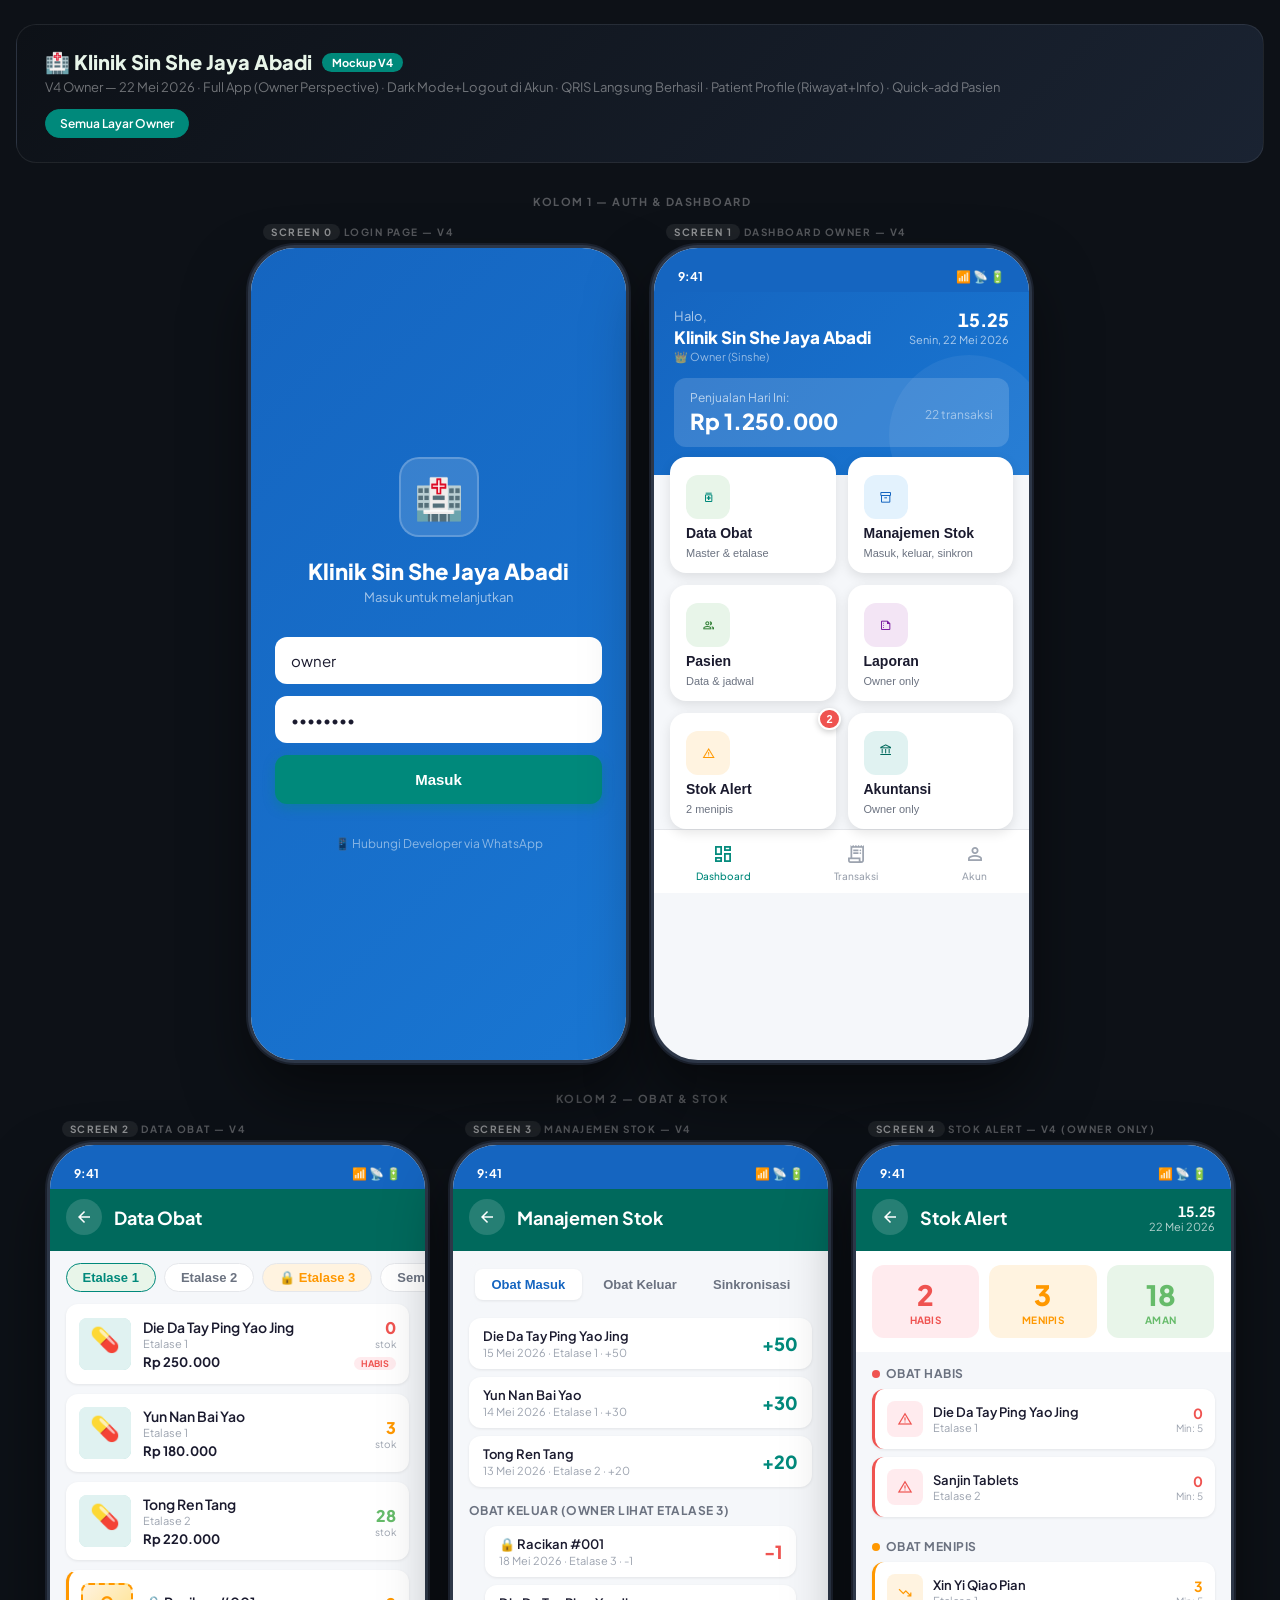
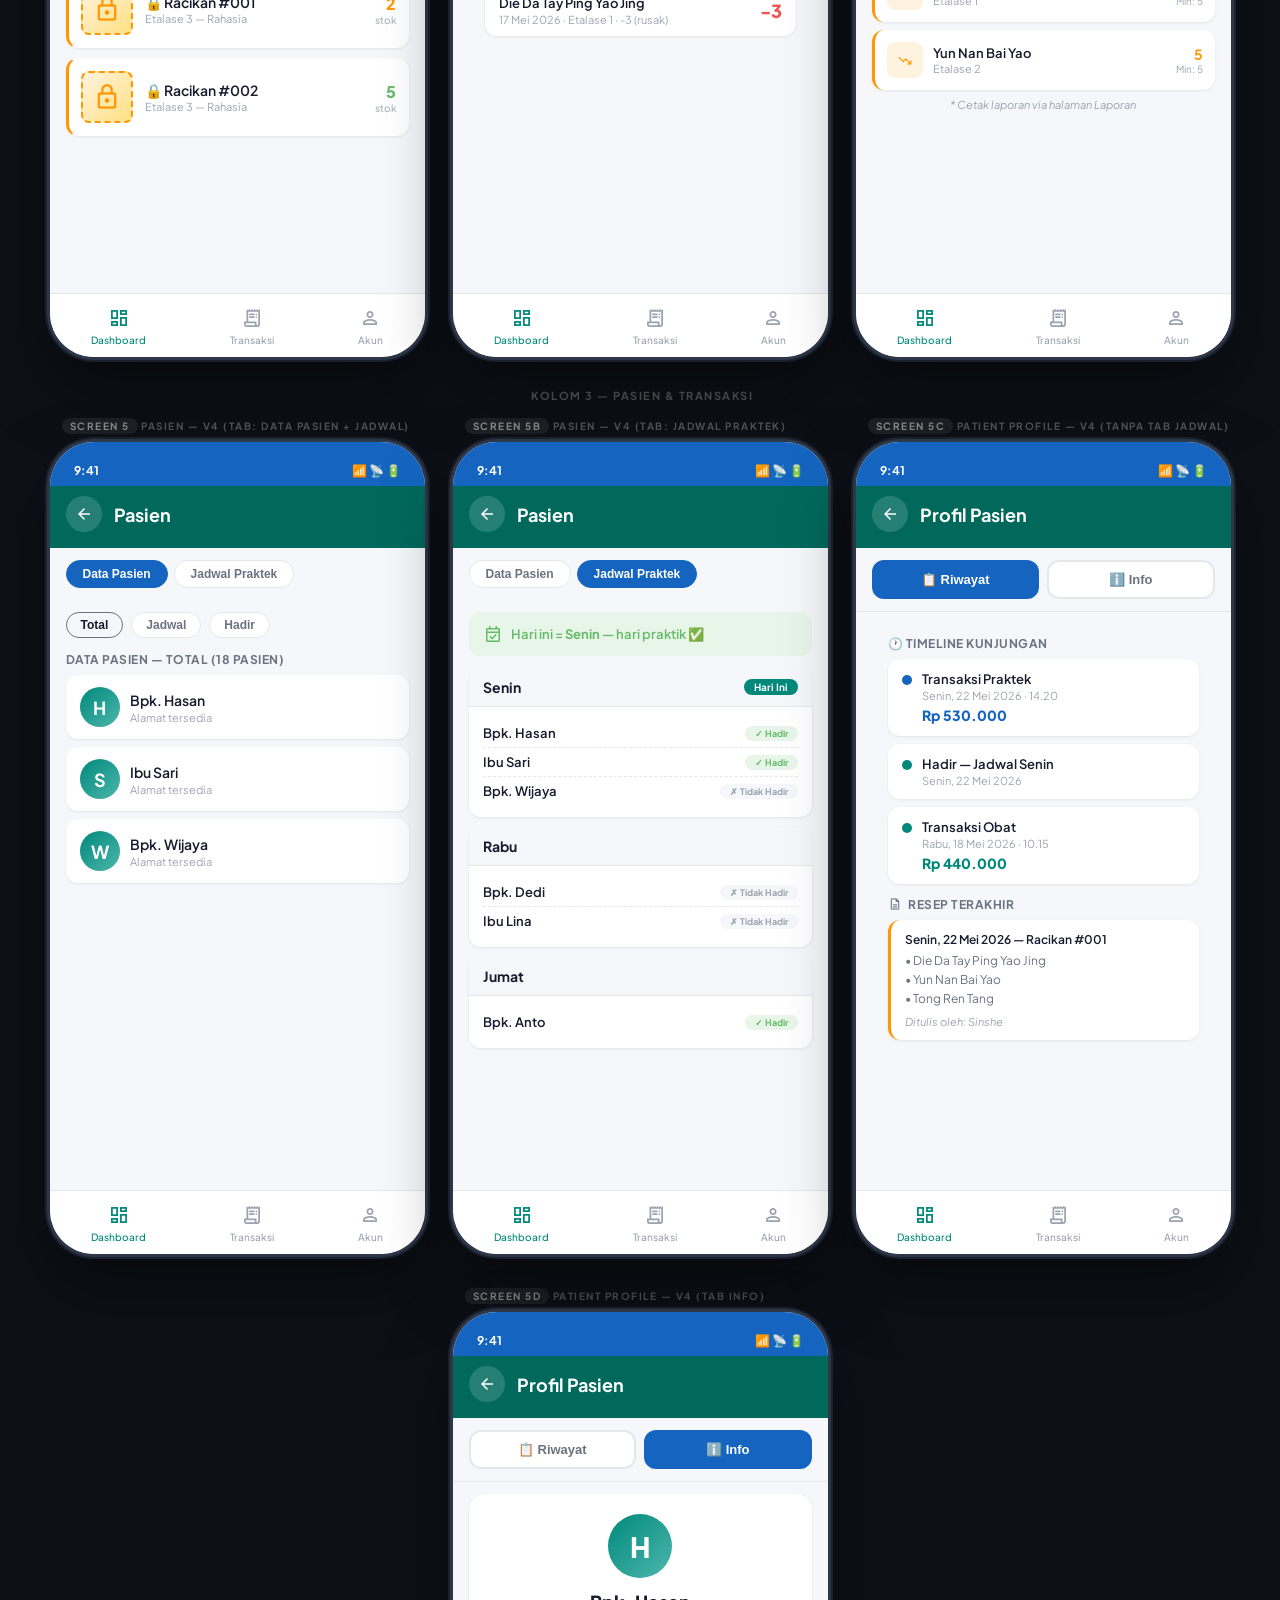
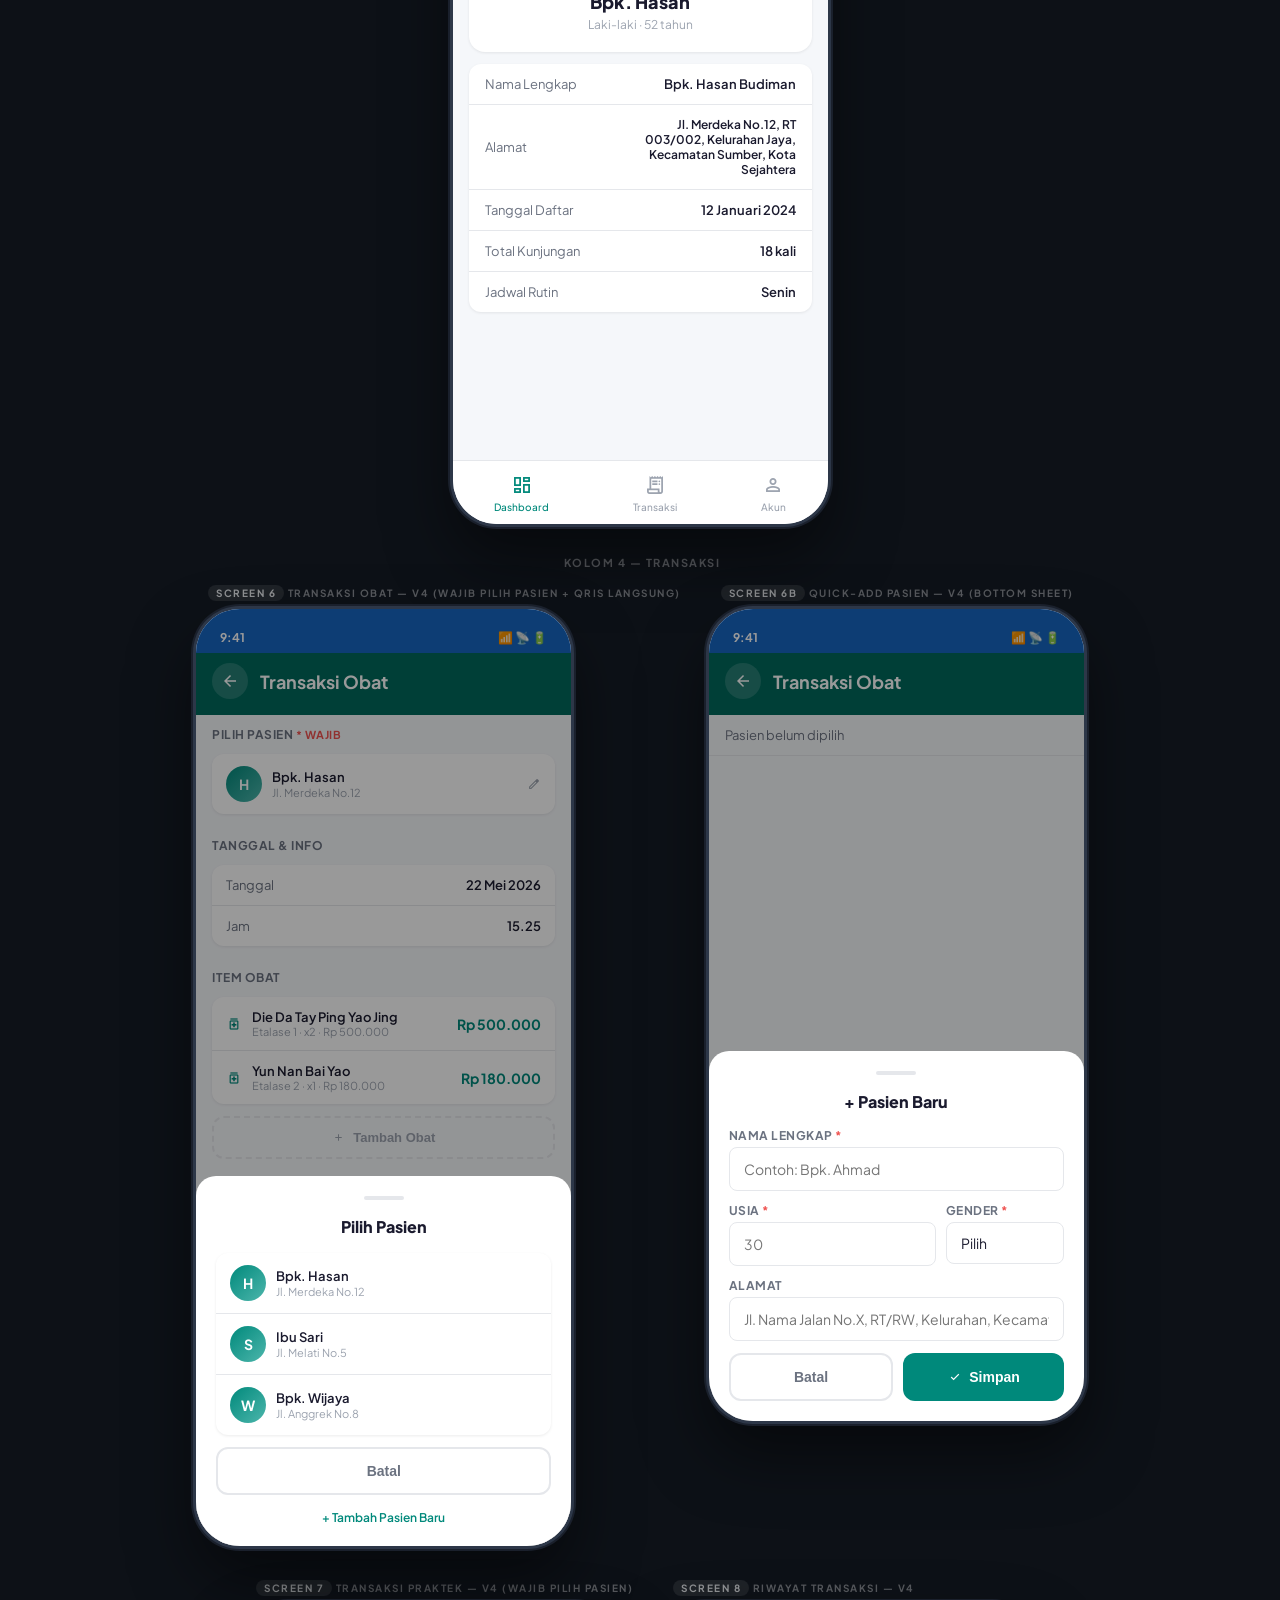
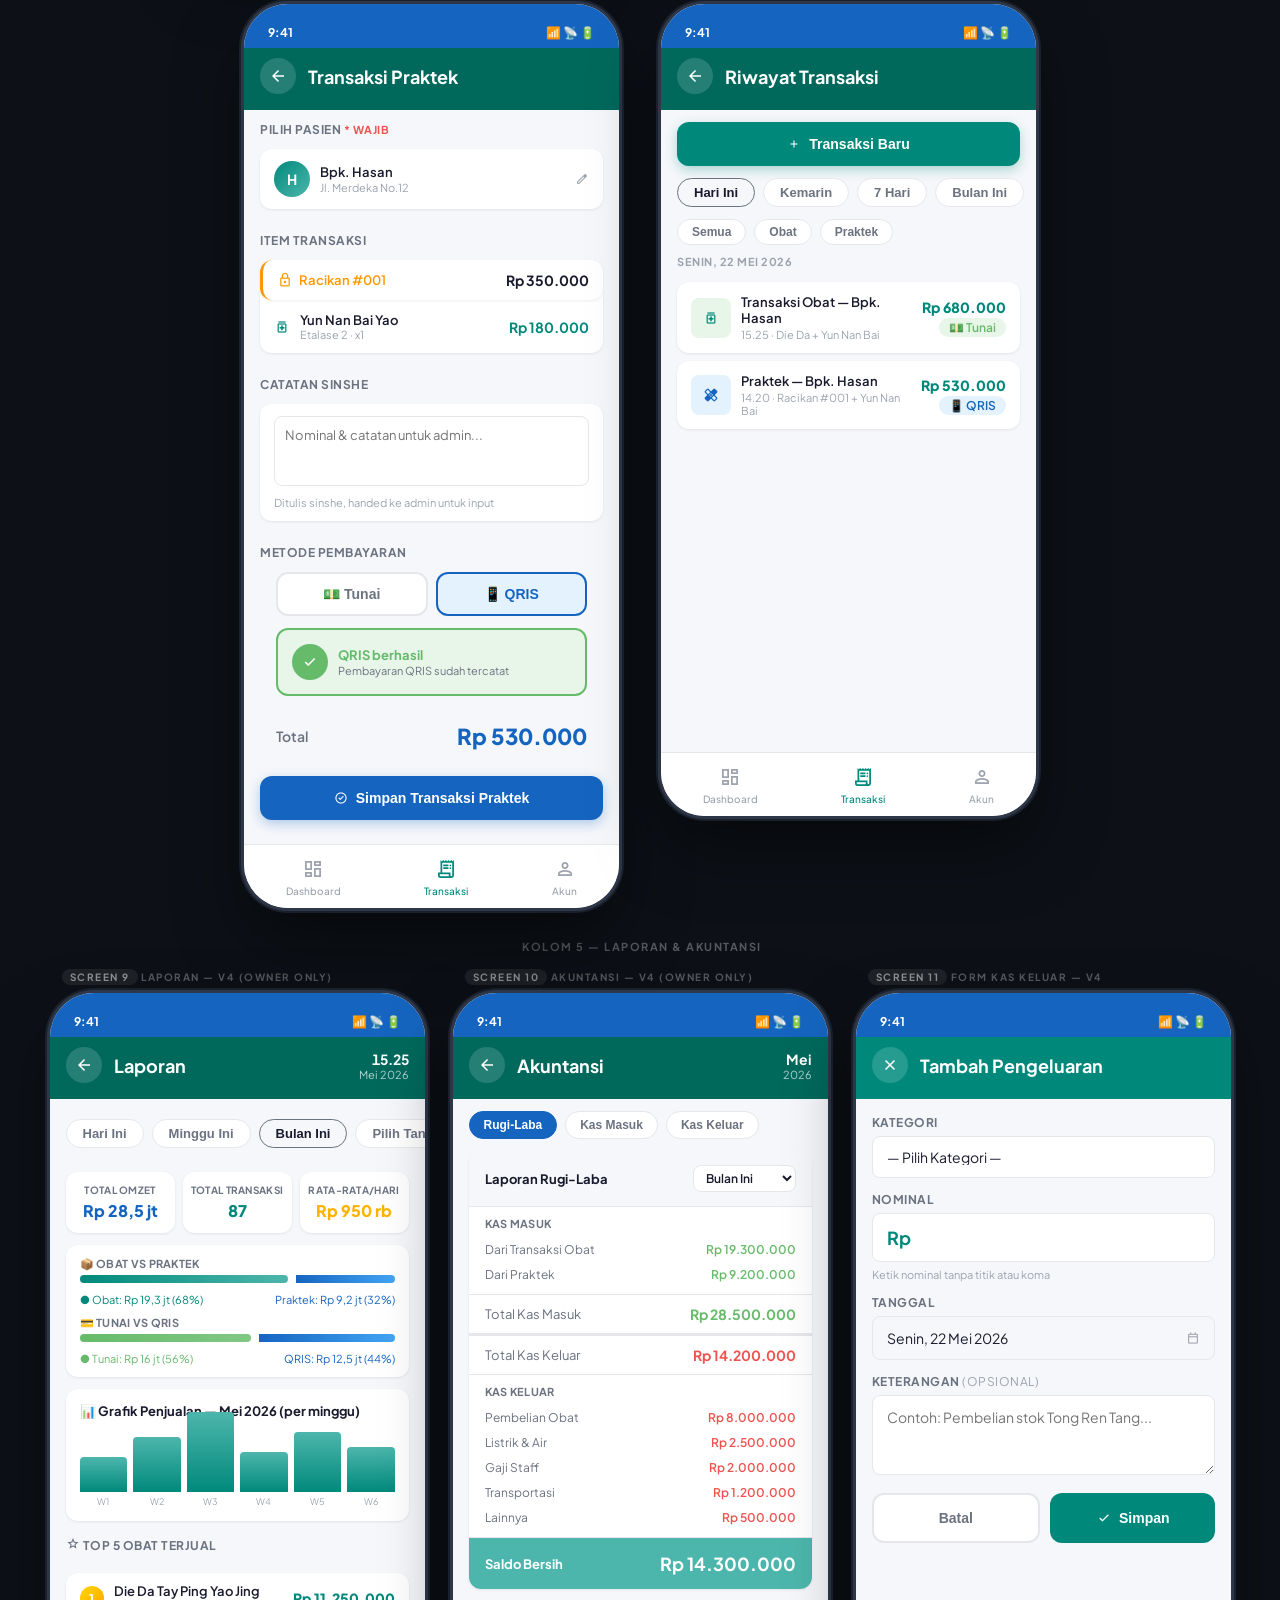
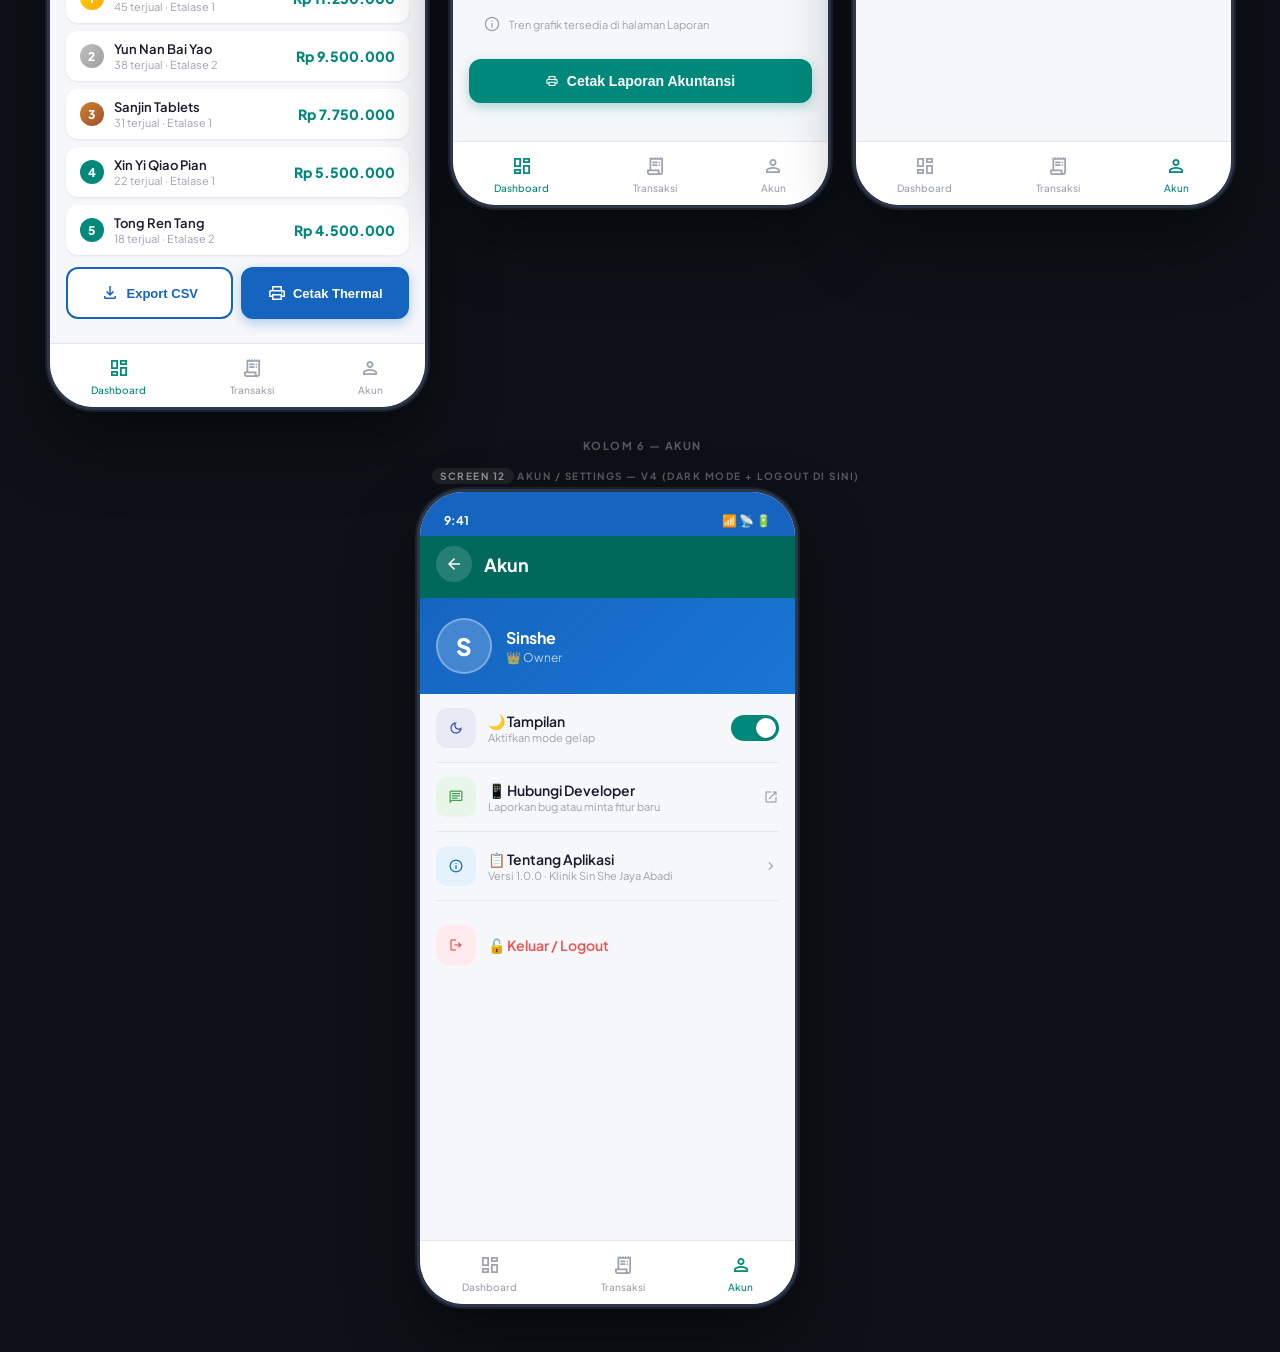
<file: docs/mockup/mockup_v4-owner.html>
<!DOCTYPE html>
<html lang="id">
<head>
<meta charset="UTF-8">
<meta name="viewport" content="width=device-width, initial-scale=1.0">
<title>Klinik Sin She Jaya Abadi — Mockup V4 Owner</title>
<link href="https://fonts.googleapis.com/css2?family=Plus+Jakarta+Sans:wght@400;500;600;700;800&display=swap" rel="stylesheet">
<link href="https://fonts.googleapis.com/css2?family=Material+Symbols+Outlined:opsz,wght,FILL,GRAD@20..48,100..700,0..1,-50..200&display=swap" rel="stylesheet">
<style>
/* ================================================
   KLINIK SIN SHE JAYA ABADI — MOCKUP V4 OWNER
   Mobile-first: 375px × 812px
   22 Mei 2026 · Full App — Owner Perspective
   Perubahan: Dark Mode + Logout di Akun, QRIS langsung
   berhasil, Patient Profile (Riwayat+Info), Quick-add
   pasien bottom sheet, tanpa Tab Jadwal di profile
   ================================================ */
*,*::before,*::after{box-sizing:border-box;margin:0;padding:0}

:root{
  --blue:#1565C0;--blue-dark:#0D47A1;--teal:#00897B;--teal-dark:#00695C;
  --teal-light:#4DB6AC;--coral:#FF7043;--amber:#FFB300;--danger:#EF5350;
  --danger-soft:#FFEBEE;--warning:#FF9800;--warning-soft:#FFF3E0;
  --success:#66BB6A;--success-soft:#E8F5E9;--purple:#7B1FA2;
  --purple-soft:#F3E5F5;--surface:#F5F7FA;--card:#FFFFFF;
  --text:#1A1A2E;--text-sec:#6B7280;--text-muted:#9CA3AF;
  --border:#E5E7EB;--shadow-sm:0 1px 3px rgba(0,0,0,.08);
  --shadow-md:0 4px 12px rgba(0,0,0,.1);--shadow-lg:0 8px 24px rgba(0,0,0,.15);
  --r-sm:8px;--r-md:12px;--r-lg:16px;--r-xl:20px;--r-full:9999px;
}

body{
  font-family:'Plus Jakarta Sans',-apple-system,sans-serif;
  background:#0D1117;color:var(--text);min-height:100vh;
  display:flex;flex-direction:column;align-items:center;padding:24px 16px 48px;
}

.hero{
  background:linear-gradient(135deg,#0D1117 0%,#1A2332 100%);
  border:1px solid rgba(255,255,255,.08);border-radius:20px;
  padding:24px 28px;position:sticky;top:16px;z-index:100;
  width:100%;max-width:1400px;
}
.hero-top{display:flex;justify-content:space-between;align-items:flex-start;flex-wrap:wrap;gap:16px}
.hero h1{color:#E8F5E9;font-size:20px;font-weight:800;display:flex;align-items:center;gap:10px}
.badge-tag{display:inline-block;background:var(--teal);color:white;font-size:11px;font-weight:700;padding:3px 10px;border-radius:var(--r-full)}
.hero p{color:rgba(255,255,255,.4);font-size:13px;margin-top:4px}
.hero-nav{display:flex;gap:8px;flex-wrap:wrap;margin-top:14px}
.hero-nav a{color:rgba(255,255,255,.5);text-decoration:none;font-size:12px;font-weight:600;padding:6px 14px;border-radius:var(--r-full);border:1px solid rgba(255,255,255,.1);transition:all .2s;cursor:pointer}
.hero-nav a:hover,.hero-nav a.active{background:var(--teal);color:white;border-color:var(--teal)}

.sl{color:rgba(255,255,255,.3);font-size:11px;font-weight:700;text-transform:uppercase;letter-spacing:1.5px;margin:32px 0 10px;padding-left:4px}
.sl span{background:rgba(255,255,255,.07);color:rgba(255,255,255,.5);font-size:10px;padding:2px 8px;border-radius:var(--r-full);margin-left:8px}
.layout{display:flex;gap:28px;flex-wrap:wrap;justify-content:center;align-items:flex-start}
.col{display:flex;flex-direction:column}

.phone{
  width:375px;min-height:812px;background:var(--surface);
  border-radius:44px;overflow:hidden;
  box-shadow:0 0 0 3px #2D3748,0 0 0 5px #1A202C,0 32px 64px rgba(0,0,0,.5);
  position:relative;display:flex;flex-direction:column;
}

.sb{height:44px;background:var(--blue);display:flex;align-items:flex-end;justify-content:space-between;padding:0 24px 8px;font-size:12px;font-weight:700;color:white;flex-shrink:0}
.sb-teal{background:var(--teal)}

.ab{background:var(--blue);padding:10px 16px 16px;display:flex;align-items:center;gap:12px;flex-shrink:0}
.ab.teal{background:var(--teal)}
.ab.back{background:var(--teal-dark)}
.ab .bb{width:36px;height:36px;border-radius:50%;background:rgba(255,255,255,.15);border:none;color:white;display:flex;align-items:center;justify-content:center;cursor:pointer;flex-shrink:0}
.ab .pt{flex:1;font-size:18px;font-weight:700;color:white}
.ab .cb{text-align:right}
.ab .ct{color:white;font-size:14px;font-weight:700;font-variant-numeric:tabular-nums}
.ab .cd{color:rgba(255,255,255,.7);font-size:11px}

.dh{background:linear-gradient(135deg,var(--blue) 0%,#1976D2 100%);padding:16px 20px 28px;position:relative;overflow:hidden;flex-shrink:0}
.dh::after{content:'';position:absolute;bottom:-40px;right:-20px;width:160px;height:160px;border-radius:50%;background:rgba(255,255,255,.06)}
.dh .row{display:flex;justify-content:space-between;align-items:flex-start;position:relative;z-index:2}
.dh .greet{color:rgba(255,255,255,.65);font-size:13px}
.dh .clinic{color:white;font-size:17px;font-weight:800;margin-top:2px}
.dh .role{color:rgba(255,255,255,.55);font-size:11px;margin-top:2px}
.dh .sale{background:rgba(255,255,255,.15);border-radius:var(--r-md);padding:12px 16px;margin-top:14px;display:flex;justify-content:space-between;align-items:center;position:relative;z-index:2}
.dh .slbl{color:rgba(255,255,255,.65);font-size:12px}
.dh .samt{color:white;font-size:22px;font-weight:800;margin-top:2px}
.dh .clock-r{text-align:right}
.dh .clkt{color:white;font-size:18px;font-weight:800;font-variant-numeric:tabular-nums}
.dh .clkd{color:rgba(255,255,255,.65);font-size:11px;margin-top:2px;text-align:right}

.mg{display:grid;grid-template-columns:1fr 1fr;gap:12px;padding:0 16px;margin-top:-18px;position:relative;z-index:5}
.mc{background:white;border-radius:var(--r-lg);padding:18px 16px 14px;box-shadow:var(--shadow-md);display:flex;flex-direction:column;gap:6px;cursor:pointer;transition:all .2s;border:none;text-align:left;position:relative}
.mc:hover{transform:translateY(-2px);box-shadow:var(--shadow-lg)}
.mc .ow{width:44px;height:44px;border-radius:var(--r-md);display:flex;align-items:center;justify-content:center;background:#E8F5E9;color:var(--teal)}
.mc .bw{width:44px;height:44px;border-radius:var(--r-md);display:flex;align-items:center;justify-content:center;background:#E3F2FD;color:var(--blue)}
.mc .gr{width:44px;height:44px;border-radius:var(--r-md);display:flex;align-items:center;justify-content:center;background:#E8F5E9;color:#2E7D32}
.mc .pu{width:44px;height:44px;border-radius:var(--r-md);display:flex;align-items:center;justify-content:center;background:#F3E5F5;color:var(--purple)}
.mc .ab{width:44px;height:44px;border-radius:var(--r-md);display:flex;align-items:center;justify-content:center;background:#E0F2F1;color:var(--teal-dark)}
.mc .orange{width:44px;height:44px;border-radius:var(--r-md);display:flex;align-items:center;justify-content:center;background:var(--warning-soft);color:var(--warning)}
.mc .ttl{font-size:14px;font-weight:700;color:var(--text)}
.mc .sub{font-size:11px;color:var(--text-sec)}
.mc-alert{position:relative}

.sb2{position:absolute;top:-5px;right:-5px;min-width:22px;height:22px;border-radius:var(--r-full);background:var(--warning);color:white;font-size:11px;font-weight:700;display:flex;align-items:center;justify-content:center;padding:0 6px;border:2.5px solid white;z-index:3;box-shadow:0 2px 6px rgba(0,0,0,.2)}
.sb2.danger{background:var(--danger)}

.pb{flex:1;overflow-y:auto;padding-bottom:8px}
.pb::-webkit-scrollbar{width:0}

.bn{height:64px;background:white;border-top:1px solid var(--border);display:flex;justify-content:space-around;align-items:center;flex-shrink:0}
.bi{display:flex;flex-direction:column;align-items:center;gap:3px;color:var(--text-muted);font-size:10px;font-weight:500;cursor:pointer;padding:4px 16px;transition:all .15s}
.bi.on{color:var(--teal)}
.bi .mat-icon{font-size:22px}

.chips{display:flex;gap:8px;padding:12px 16px;overflow-x:auto;scrollbar-width:none}
.chips::-webkit-scrollbar{display:none}
.c{padding:6px 16px;border-radius:var(--r-full);font-size:13px;font-weight:600;border:1.5px solid var(--border);background:white;color:var(--text-sec);cursor:pointer;white-space:nowrap;transition:all .15s}
.c.on.et1{background:#E8F5E9;color:var(--teal);border-color:var(--teal)}
.c.on.et2{background:#E3F2FD;color:var(--blue);border-color:var(--blue)}
.c.on.et3{background:#FFF3E0;color:var(--warning);border-color:var(--warning)}
.c.on.h{background:var(--danger-soft);color:var(--danger);border-color:var(--danger)}
.c.on.m{background:var(--warning-soft);color:var(--warning);border-color:var(--warning)}
.c.on.a{background:var(--success-soft);color:var(--success);border-color:var(--success)}
.c.on.s{background:var(--surface);color:var(--text);border-color:var(--text-sec)}
.c.on.all{background:var(--surface);color:var(--text);border-color:var(--text-sec)}

.lock-chip{padding:6px 16px;border-radius:var(--r-full);font-size:13px;font-weight:600;border:1.5px solid var(--border);background:#FFF3E0;color:var(--warning);cursor:pointer;white-space:nowrap;display:flex;align-items:center;gap:4px}

.ol{padding:0 16px;display:flex;flex-direction:column;gap:10px}
.oc{background:white;border-radius:var(--r-md);padding:12px;display:flex;gap:12px;align-items:center;box-shadow:var(--shadow-sm);cursor:pointer;transition:all .15s;border:1.5px solid transparent}
.oc:hover{border-color:var(--teal)}
.oc .oi{width:52px;height:52px;border-radius:var(--r-sm);background:linear-gradient(135deg,#E0F2F1,#B2DFDB);display:flex;align-items:center;justify-content:center;flex-shrink:0}
.oc .oi img{width:100%;height:100%;object-fit:cover;border-radius:var(--r-sm)}
.oc .oi2{width:52px;height:52px;border-radius:var(--r-sm);background:linear-gradient(135deg,#FFF3E0,#FFE082);display:flex;align-items:center;justify-content:center;border:2px dashed var(--warning)}
.oc .inf{flex:1;min-width:0}
.oc .nama{font-size:14px;font-weight:600;color:var(--text)}
.oc .etalase{font-size:11px;color:var(--text-muted);margin-top:1px}
.oc .right{text-align:right;flex-shrink:0}
.oc .stok{font-size:16px;font-weight:800}
.oc .stok.h{color:var(--danger)}
.oc .stok.m{color:var(--warning)}
.oc .stok.aman{color:var(--success)}
.oc .lbl{font-size:10px;color:var(--text-muted)}
.oc .harga{font-size:13px;font-weight:700;color:var(--text);margin-top:4px}

.tabs{display:flex;background:var(--surface);padding:6px;gap:4px;margin:12px 16px;border-radius:var(--r-md)}
.tab{flex:1;padding:8px;text-align:center;font-size:13px;font-weight:600;color:var(--text-sec);border-radius:var(--r-sm);cursor:pointer;border:none;background:none;transition:all .15s}
.tab.on{background:white;color:var(--blue);box-shadow:var(--shadow-sm)}

.sel{padding:0 16px;display:flex;flex-direction:column;gap:8px}
.se{background:white;border-radius:var(--r-md);padding:10px 14px;display:flex;justify-content:space-between;align-items:center;box-shadow:var(--shadow-sm)}
.se .inf .jenis{font-size:13px;font-weight:600;color:var(--text)}
.se .inf .det{font-size:11px;color:var(--text-muted);margin-top:2px}
.se .jml{font-size:18px;font-weight:800;color:var(--teal)}
.se .jml.out{color:var(--danger)}

.sr{display:grid;grid-template-columns:1fr 1fr 1fr;gap:10px;padding:14px 16px;background:white}
.sc{border-radius:var(--r-md);padding:12px 8px;text-align:center}
.sc.h{background:var(--danger-soft)}
.sc.m{background:var(--warning-soft)}
.sc.a{background:var(--success-soft)}
.sc .n{font-size:28px;font-weight:800}
.sc.h .n{color:var(--danger)}
.sc.m .n{color:var(--warning)}
.sc.a .n{color:var(--success)}
.sc .l{font-size:10px;font-weight:700;text-transform:uppercase;letter-spacing:.3px;margin-top:2px}
.sc.h .l{color:var(--danger)}
.sc.m .l{color:var(--warning)}
.sc.a .l{color:var(--success)}

.sec-hdr{font-size:12px;font-weight:700;color:var(--text-sec);text-transform:uppercase;letter-spacing:.5px;padding:14px 16px 8px;display:flex;align-items:center;gap:6px}
.dot{width:8px;height:8px;border-radius:50%;flex-shrink:0}
.dot.h{background:var(--danger)}
.dot.m{background:var(--warning)}
.ac{background:white;border-radius:var(--r-md);padding:12px;margin:0 16px 8px;display:flex;gap:10px;align-items:center;box-shadow:var(--shadow-sm);border-left:3px solid transparent}
.ac.h{border-left-color:var(--danger)}
.ac.m{border-left-color:var(--warning)}
.ac .ai{width:36px;height:36px;border-radius:var(--r-sm);display:flex;align-items:center;justify-content:center;flex-shrink:0}
.ac.h .ai{background:var(--danger-soft);color:var(--danger)}
.ac.m .ai{background:var(--warning-soft);color:var(--warning)}
.ac .inf{flex:1}
.ac .inf .nama{font-size:13px;font-weight:600;color:var(--text)}
.ac .inf .etalase{font-size:11px;color:var(--text-muted);margin-top:1px}
.ac .stk{text-align:right}
.ac .stk .val{font-size:14px;font-weight:700}
.ac.h .stk .val{color:var(--danger)}
.ac.m .stk .val{color:var(--warning)}
.ac .stk .min{font-size:10px;color:var(--text-muted)}
.no-cetak-note{margin:8px 16px;font-size:11px;color:var(--text-muted);text-align:center;font-style:italic}

.ptabs{display:flex;gap:6px;padding:12px 16px;overflow-x:auto;scrollbar-width:none}
.ptabs::-webkit-scrollbar{display:none}
.ptab{padding:6px 16px;border-radius:var(--r-full);font-size:12px;font-weight:600;background:white;color:var(--text-sec);border:1.5px solid var(--border);cursor:pointer;white-space:nowrap;transition:all .15s}
.ptab.on{background:var(--blue);color:white;border-color:var(--blue)}

.hari-badge{margin:12px 16px 0;background:var(--success-soft);color:var(--success);border-radius:var(--r-md);padding:10px 14px;display:flex;align-items:center;gap:8px;font-size:13px;font-weight:600}
.hari-badge.non{background:var(--surface);color:var(--text-muted)}
.hari-badge .mat-icon{font-size:20px}

.jadwal-list{padding:12px 16px;display:grid;gap:10px}
.jc{background:white;border-radius:var(--r-md);overflow:hidden;box-shadow:var(--shadow-sm)}
.jc-hdr{background:var(--surface);padding:10px 14px;display:flex;justify-content:space-between;align-items:center;border-bottom:1px solid var(--border)}
.jc-hdr .day{font-size:14px;font-weight:700;color:var(--text)}
.jc-hdr .badge{font-size:10px;font-weight:700;padding:2px 10px;border-radius:var(--r-full)}
.jc-hdr .badge.today{background:var(--teal);color:white}
.jc-hdr .badge.none{background:transparent;color:transparent;border:1px solid transparent}
.jc-body{padding:12px 14px}
.ji{display:flex;justify-content:space-between;align-items:center;padding:6px 0;border-bottom:1px dashed var(--border)}
.ji:last-child{border-bottom:none}
.ji .pt{font-size:13px;font-weight:600;color:var(--text)}
.ji .st{font-size:9px;font-weight:700;padding:2px 10px;border-radius:var(--r-full)}
.ji .st.hadir{background:var(--success-soft);color:var(--success)}
.ji .st.tdk{background:var(--surface);color:var(--text-muted)}

.pasien-list{padding:0 16px;display:flex;flex-direction:column;gap:8px}
.pc{background:white;border-radius:var(--r-md);padding:12px 14px;display:flex;gap:10px;align-items:center;box-shadow:var(--shadow-sm);cursor:pointer}
.pc .av{width:40px;height:40px;border-radius:50%;background:linear-gradient(135deg,var(--teal),var(--teal-light));display:flex;align-items:center;justify-content:center;color:white;font-size:18px;font-weight:700;flex-shrink:0}
.pc .inf{flex:1}
.pc .inf .nama{font-size:14px;font-weight:600;color:var(--text)}
.pc .inf .telp{font-size:11px;color:var(--text-muted);margin-top:2px}

.form-section{padding:0 16px;display:flex;flex-direction:column;gap:12px}
.fs-label{font-size:12px;font-weight:700;color:var(--text-sec);text-transform:uppercase;letter-spacing:.5px;margin-top:12px}
.form-card{background:white;border-radius:var(--r-md);overflow:hidden;box-shadow:var(--shadow-sm)}
.fc-row{display:flex;justify-content:space-between;align-items:center;padding:12px 14px;border-bottom:1px solid var(--border)}
.fc-row:last-child{border-bottom:none}
.fc-label{font-size:13px;color:var(--text-sec)}
.fc-value{font-size:13px;font-weight:600;color:var(--text);display:flex;align-items:center;gap:4px}

.pay-btns{display:flex;gap:8px;padding:0 16px}
.pay-btn{flex:1;padding:12px;border-radius:var(--r-md);border:2px solid var(--border);background:white;font-size:14px;font-weight:700;color:var(--text-sec);display:flex;align-items:center;justify-content:center;gap:8px;cursor:pointer;transition:all .15s}
.pay-btn.on{border-color:var(--blue);background:#E3F2FD;color:var(--blue)}

.change-section{background:white;border-radius:var(--r-md);padding:14px;box-shadow:var(--shadow-sm);margin-top:2px}
.change-label{font-size:12px;font-weight:700;color:var(--text-sec);text-transform:uppercase;letter-spacing:.5px;margin-bottom:10px}
.change-pills{display:flex;flex-wrap:wrap;gap:8px}
.chip{padding:7px 14px;border-radius:var(--r-full);border:2px solid var(--border);background:white;font-size:12px;font-weight:700;color:var(--text-sec);cursor:pointer;transition:all .15s}
.chip.on{border-color:var(--blue);background:#E3F2FD;color:var(--blue)}
.chip.uang-pas{border-color:var(--success);background:var(--success-soft);color:var(--success)}
.change-summary{display:flex;justify-content:space-between;align-items:center;padding:10px 0 0;margin-top:10px;border-top:1px dashed var(--border)}
.change-summary .cl{font-size:12px;color:var(--text-sec)}
.change-summary .cv{font-size:14px;font-weight:700;color:var(--success)}
.change-summary .cv.zero{color:var(--text-sec)}
.change-input-row{display:flex;align-items:center;gap:8px;margin-top:8px}
.change-input-row label{font-size:12px;color:var(--text-sec);width:100px;flex-shrink:0}
.change-input-row input{flex:1;border:1.5px solid var(--border);border-radius:var(--r-sm);padding:8px 10px;font-size:13px;font-family:inherit;outline:none}
.change-input-row input:focus{border-color:var(--blue)}

.add-item-btn{background:none;border:2px dashed var(--border);border-radius:var(--r-md);padding:12px;display:flex;align-items:center;justify-content:center;gap:8px;color:var(--text-muted);font-size:13px;font-weight:600;cursor:pointer;width:100%;transition:all .15s}
.add-item-btn:hover{border-color:var(--teal);color:var(--teal)}
.tot-card{background:var(--surface);border-radius:var(--r-md);padding:14px 16px;display:flex;justify-content:space-between;align-items:center}
.tot-label{font-size:14px;font-weight:600;color:var(--text-sec)}
.tot-value{font-size:22px;font-weight:800;color:var(--teal)}
.save-btn{margin:12px 16px 16px;background:var(--teal);color:white;border:none;border-radius:var(--r-md);padding:14px;font-size:14px;font-weight:700;width:calc(100% - 32px);display:flex;align-items:center;justify-content:center;gap:8px;cursor:pointer;box-shadow:0 4px 12px rgba(0,137,123,.3)}
.save-btn.blue{background:var(--blue);box-shadow:0 4px 12px rgba(21,101,192,.3)}

.catatan-box{background:white;border-radius:var(--r-md);padding:12px 14px;box-shadow:var(--shadow-sm)}
.catatan-box textarea{width:100%;border:1.5px solid var(--border);border-radius:var(--r-sm);padding:10px;font-size:13px;font-family:inherit;resize:none;outline:none}
.catatan-box textarea:focus{border-color:var(--teal)}
.catatan-box .hint{font-size:11px;color:var(--text-muted);margin-top:6px}

.racikan-item{background:white;border-radius:var(--r-md);padding:10px 14px;display:flex;justify-content:space-between;align-items:center;box-shadow:var(--shadow-sm);border-left:3px solid var(--warning)}
.racikan-item .racikan-label{font-size:13px;font-weight:600;color:var(--warning);display:flex;align-items:center;gap:6px}
.racikan-item .jml{font-size:14px;font-weight:700;color:var(--text)}

.fi-row{display:flex;align-items:center;padding:12px 14px;border-bottom:1px solid var(--border);gap:10px}
.fi-row:last-child{border-bottom:none}
.fi-icon{color:var(--text-muted);flex-shrink:0}
.fi{flex:1;font-size:14px;color:var(--text);border:none;outline:none;background:transparent}
.fi::placeholder{color:var(--text-muted)}
.fi-select{flex:1;font-size:14px;color:var(--text);border:none;outline:none;background:transparent;-webkit-appearance:none}

.lap-tabs{display:flex;background:var(--surface);padding:6px;gap:4px;margin:12px 16px;border-radius:var(--r-md)}
.lap-tab{flex:1;padding:8px;text-align:center;font-size:13px;font-weight:600;color:var(--text-sec);border-radius:var(--r-sm);cursor:pointer;border:none;background:none;transition:all .15s}
.lap-tab.on{background:white;color:var(--blue);box-shadow:var(--shadow-sm)}

.sum-cards{display:grid;grid-template-columns:1fr 1fr 1fr;gap:8px;padding:12px 16px}
.sum-card{background:white;border-radius:var(--r-md);padding:12px 8px;text-align:center;box-shadow:var(--shadow-sm)}
.sum-card .sc-label{font-size:10px;font-weight:700;text-transform:uppercase;letter-spacing:.3px;color:var(--text-sec);margin-bottom:4px}
.sum-card .sc-val{font-size:16px;font-weight:800}
.sum-card.blue .sc-val{color:var(--blue)}
.sum-card.teal .sc-val{color:var(--teal)}
.sum-card.amber .sc-val{color:var(--amber)}

.breakdown{margin:0 16px 12px;background:white;border-radius:var(--r-md);padding:12px 14px;box-shadow:var(--shadow-sm);display:flex;flex-direction:column;gap:10px}
.breakdown-section{display:flex;flex-direction:column;gap:4px}
.breakdown-title{font-size:11px;font-weight:700;color:var(--text-sec);text-transform:uppercase;letter-spacing:.3px}
.breakdown-row{display:flex;align-items:center;gap:8px}
.breakdown-bar-wrap{flex:1;height:8px;border-radius:4px;background:var(--surface);overflow:hidden}
.breakdown-bar{height:100%;border-radius:4px}
.breakdown-bar.obat{background:linear-gradient(to right,var(--teal),var(--teal-light))}
.breakdown-bar.praktek{background:linear-gradient(to right,var(--blue),#42A5F5)}
.breakdown-bar.cash{background:linear-gradient(to right,var(--success),#81C784)}
.breakdown-bar.qris{background:linear-gradient(to right,var(--blue),#42A5F5)}
.breakdown-info{display:flex;justify-content:space-between;align-items:center;min-width:0}
.breakdown-info .bi-label{font-size:11px;color:var(--text-sec);display:flex;align-items:center;gap:4px}
.breakdown-info .bi-val{font-size:12px;font-weight:700;color:var(--text)}

.bar-chart{display:flex;align-items:flex-end;gap:6px;height:80px;padding-top:8px}
.bc-group{flex:1;text-align:center;display:flex;flex-direction:column;align-items:center;gap:4px}
.bc-bar{width:100%;border-radius:4px 4px 0 0;background:linear-gradient(to top,var(--teal),var(--teal-light));min-height:4px}
.bc-lbl{font-size:9px;color:var(--text-muted)}

.top-obat{padding:0 16px;display:flex;flex-direction:column;gap:8px;margin-top:12px}
.to-item{background:white;border-radius:var(--r-md);padding:10px 14px;display:flex;align-items:center;gap:10px;box-shadow:var(--shadow-sm)}
.to-item .rank{width:24px;height:24px;border-radius:50%;font-size:12px;font-weight:800;display:flex;align-items:center;justify-content:center;color:white;flex-shrink:0}
.rank.gold{background:linear-gradient(135deg,#FFD700,#FFA500)}
.rank.silver{background:linear-gradient(135deg,#C0C0C0,#9E9E9E)}
.rank.bronze{background:linear-gradient(135deg,#CD7F32,#A0522D)}
.rank.plain{background:var(--teal)}
.to-item .info{flex:1}
.to-item .nama{font-size:13px;font-weight:600}
.to-item .sold{font-size:11px;color:var(--text-muted);margin-top:1px}
.to-item .amount{font-size:14px;font-weight:800;color:var(--teal)}
.action-btns{display:flex;gap:8px;margin:12px 16px 16px}
.act-btn{flex:1;padding:12px;border-radius:var(--r-md);font-size:13px;font-weight:700;display:flex;align-items:center;justify-content:center;gap:6px;cursor:pointer}
.act-btn.outline{background:white;color:var(--blue);border:2px solid var(--blue)}
.act-btn.fill{background:var(--blue);color:white;border:2px solid var(--blue);box-shadow:0 4px 12px rgba(21,101,192,.3)}

.ak-tabs{display:flex;gap:8px;padding:12px 16px;overflow-x:auto;scrollbar-width:none}
.ak-tabs::-webkit-scrollbar{display:none}
.ak-tab{padding:6px 14px;border-radius:var(--r-full);font-size:12px;font-weight:600;background:white;color:var(--text-sec);border:1.5px solid var(--border);cursor:pointer;white-space:nowrap;transition:all .15s}
.ak-tab.on{background:var(--blue);color:white;border-color:var(--blue)}

.rl-card{background:white;border-radius:var(--r-md);margin:0 16px;overflow:hidden;box-shadow:var(--shadow-sm)}
.rl-hdr{padding:14px 16px;background:var(--surface);font-size:13px;font-weight:700;color:var(--text);border-bottom:1px solid var(--border);display:flex;justify-content:space-between;align-items:center;flex-wrap:wrap;gap:8px}
.rl-hdr select{border:1.5px solid var(--border);border-radius:var(--r-sm);padding:4px 8px;font-size:12px;font-family:inherit;font-weight:600;color:var(--text);outline:none;background:white}
.rl-row{display:flex;justify-content:space-between;align-items:center;padding:10px 16px;border-bottom:1px solid var(--border)}
.rl-row:last-child{border-bottom:none}
.rl-lbl{font-size:13px;color:var(--text-sec)}
.rl-val{font-size:14px;font-weight:700}
.rl-val.masuk{color:var(--success)}
.rl-val.keluar{color:var(--danger)}
.rl-val.total{color:var(--teal);font-size:18px}
.rl-breakdown{padding:10px 16px;border-bottom:1px solid var(--border);display:flex;flex-direction:column;gap:6px}
.rl-breakdown:last-child{border-bottom:none}
.rl-sub{display:flex;justify-content:space-between;font-size:12px;color:var(--text-sec);padding:2px 0}
.rl-sub-val{font-weight:600;color:var(--text)}

.kas-list{padding:0 16px;display:flex;flex-direction:column;gap:8px}
.kas-item{background:white;border-radius:var(--r-md);padding:12px 14px;display:flex;justify-content:space-between;align-items:center;box-shadow:var(--shadow-sm)}
.kas-item .ki{flex:1}
.kas-item .ki .jenis{font-size:13px;font-weight:600;color:var(--text)}
.kas-item .ki .tgl{font-size:11px;color:var(--text-muted);margin-top:2px}
.kas-item .jml{font-size:16px;font-weight:800;color:var(--success)}
.kas-item.out .jml{color:var(--danger)}

.fab{position:absolute;bottom:76px;right:16px;width:52px;height:52px;border-radius:50%;background:var(--blue);color:white;display:flex;align-items:center;justify-content:center;box-shadow:0 4px 12px rgba(21,101,192,.4);cursor:pointer;z-index:10}
.fab.orange{background:var(--warning);box-shadow:0 4px 12px rgba(255,152,0,.3)}

.user-card{background:linear-gradient(135deg,var(--blue),#1976D2);padding:20px 16px;display:flex;align-items:center;gap:14px}
.user-card .av{width:56px;height:56px;border-radius:50%;background:rgba(255,255,255,.2);border:2px solid rgba(255,255,255,.3);display:flex;align-items:center;justify-content:center;color:white;font-size:24px;font-weight:800;flex-shrink:0}
.user-card .name{font-size:16px;font-weight:700;color:white}
.user-card .role{font-size:12px;color:rgba(255,255,255,.7);margin-top:2px}

.settings-list{padding:0 16px;display:flex;flex-direction:column;gap:0}
.settings-item{display:flex;align-items:center;padding:14px 0;border-bottom:1px solid var(--border);cursor:pointer;transition:all .15s;gap:12px}
.settings-item:last-child{border-bottom:none}
.settings-item:hover{background:var(--surface);margin:0 -16px;padding:14px 16px}
.settings-item .si-icon{width:40px;height:40px;border-radius:var(--r-md);display:flex;align-items:center;justify-content:center;flex-shrink:0}
.settings-item .si-icon.dark{background:#E8EAF6;color:#3949AB}
.settings-item .si-icon.whatsapp{background:#E8F5E9;color:#43A047}
.settings-item .si-icon.info{background:#E3F2FD;color:var(--blue)}
.settings-item .si-icon.logout{background:var(--danger-soft);color:var(--danger)}
.settings-item .si-text{flex:1}
.settings-item .si-text .si-title{font-size:14px;font-weight:600;color:var(--text)}
.settings-item .si-text .si-sub{font-size:11px;color:var(--text-muted);margin-top:1px}
.settings-item .logout-text{font-size:14px;font-weight:600;color:var(--danger)}

.toggle{width:48px;height:26px;border-radius:13px;background:var(--border);position:relative;cursor:pointer;transition:all .2s;flex-shrink:0}
.toggle.on{background:var(--teal)}
.toggle::after{content:'';position:absolute;top:3px;left:3px;width:20px;height:20px;border-radius:50%;background:white;transition:all .2s;box-shadow:0 1px 3px rgba(0,0,0,.2)}
.toggle.on::after{left:25px}

.mat-icon{font-family:'Material Symbols Outlined';font-weight:400}
.mat-ic{font-family:'Material Symbols Outlined';font-weight:400;font-size:20px}
.mat-lg{font-family:'Material Symbols Outlined';font-weight:400;font-size:28px}

.print-btn{margin:12px 16px 16px;background:var(--teal);color:white;border:none;border-radius:var(--r-md);padding:14px;font-size:14px;font-weight:700;width:calc(100% - 32px);display:flex;align-items:center;justify-content:center;gap:8px;cursor:pointer;box-shadow:0 4px 12px rgba(0,137,123,.3)}

.method-tag{display:inline-flex;align-items:center;gap:4px;font-size:12px;font-weight:600;padding:2px 10px;border-radius:var(--r-full)}
.method-tag.cash{background:var(--success-soft);color:var(--success)}
.method-tag.qris{background:#E3F2FD;color:var(--blue)}

.new-trans-btn{margin:12px 16px 0;background:var(--teal);color:white;border:none;border-radius:var(--r-md);padding:14px;font-size:14px;font-weight:700;width:calc(100% - 32px);display:flex;align-items:center;justify-content:center;gap:8px;cursor:pointer;box-shadow:0 4px 12px rgba(0,137,123,.3)}
.trans-history-list{padding:10px 16px 16px;display:flex;flex-direction:column;gap:8px}
.th-item{background:white;border-radius:var(--r-md);padding:12px 14px;display:flex;gap:10px;align-items:center;box-shadow:var(--shadow-sm);cursor:pointer;transition:all .15s}
.th-item:hover{border-left:3px solid var(--teal)}
.th-icon{width:40px;height:40px;border-radius:var(--r-sm);display:flex;align-items:center;justify-content:center;flex-shrink:0}
.th-icon.obat{background:#E8F5E9;color:var(--teal)}
.th-icon.praktek{background:#E3F2FD;color:var(--blue)}
.th-info{flex:1}
.th-info .th-title{font-size:13px;font-weight:600;color:var(--text)}
.th-info .th-sub{font-size:11px;color:var(--text-muted);margin-top:2px}
.th-right{text-align:right;flex-shrink:0}
.th-right .th-nominal{font-size:14px;font-weight:800;color:var(--teal)}
.th-right .th-meta{font-size:10px;color:var(--text-muted);margin-top:2px;display:flex;align-items:center;gap:4px;justify-content:flex-end}

.date-group-label{font-size:11px;font-weight:700;color:var(--text-muted);text-transform:uppercase;letter-spacing:.5px;padding:10px 16px 4px}

.form-header{background:var(--teal);padding:10px 16px 16px;display:flex;align-items:center;gap:12px}
.form-header .fh-title{flex:1;font-size:18px;font-weight:700;color:white}
.form-header .fh-btn{width:36px;height:36px;border-radius:50%;background:rgba(255,255,255,.15);border:none;color:white;display:flex;align-items:center;justify-content:center;cursor:pointer}

.kas-form{padding:16px;display:flex;flex-direction:column;gap:14px}
.kas-field{display:flex;flex-direction:column;gap:6px}
.kas-field label{font-size:12px;font-weight:700;color:var(--text-sec);text-transform:uppercase;letter-spacing:.5px}
.kas-input{border:1.5px solid var(--border);border-radius:var(--r-sm);padding:12px 14px;font-size:14px;font-family:inherit;color:var(--text);outline:none;transition:border-color .15s}
.kas-input:focus{border-color:var(--teal)}
.kas-input.rp{font-size:18px;font-weight:700;color:var(--teal)}
.kas-select{border:1.5px solid var(--border);border-radius:var(--r-sm);padding:12px 14px;font-size:14px;font-family:inherit;color:var(--text);outline:none;background:white;-webkit-appearance:none}
.kas-date{border:1.5px solid var(--border);border-radius:var(--r-sm);padding:12px 14px;font-size:14px;font-family:inherit;color:var(--text);display:flex;justify-content:space-between;align-items:center}
.kas-hint{font-size:11px;color:var(--text-muted)}

/* ──── V4 NEW STYLES ──── */

/* Patient Profile — Tab Riwayat + Tab Info */
.profile-tabs{display:flex;gap:8px;padding:12px 16px;border-bottom:1px solid var(--border)}
.profile-tab{flex:1;padding:10px;text-align:center;font-size:13px;font-weight:700;border-radius:var(--r-md);border:2px solid var(--border);background:white;color:var(--text-sec);cursor:pointer;transition:all .15s}
.profile-tab.on{border-color:var(--blue);background:var(--blue);color:white}

.patient-info-card{background:white;border-radius:var(--r-md);margin:12px 16px;overflow:hidden;box-shadow:var(--shadow-sm)}
.pi-row{display:flex;justify-content:space-between;align-items:center;padding:12px 16px;border-bottom:1px solid var(--border)}
.pi-row:last-child{border-bottom:none}
.pi-label{font-size:13px;color:var(--text-sec)}
.pi-value{font-size:13px;font-weight:600;color:var(--text);text-align:right}

.resep-section{margin:12px 16px}
.resep-section-label{font-size:12px;font-weight:700;color:var(--text-sec);text-transform:uppercase;letter-spacing:.5px;margin-bottom:8px;display:flex;align-items:center;gap:6px}
.resep-card{background:white;border-radius:var(--r-md);padding:12px 14px;box-shadow:var(--shadow-sm);border-left:3px solid var(--warning)}
.resep-card .rc-date{font-size:12px;font-weight:600;color:var(--text);margin-bottom:4px}
.resep-card .rc-items{font-size:12px;color:var(--text-sec);line-height:1.6}
.resep-card .rc-sinshe{font-size:11px;color:var(--text-muted);margin-top:6px;font-style:italic}

.timeline-section{margin:12px 16px}
.timeline-label{font-size:12px;font-weight:700;color:var(--text-sec);text-transform:uppercase;letter-spacing:.5px;margin-bottom:8px}
.tl-item{background:white;border-radius:var(--r-md);padding:12px 14px;margin-bottom:8px;box-shadow:var(--shadow-sm);display:flex;gap:10px;align-items:flex-start}
.tl-dot{width:10px;height:10px;border-radius:50%;background:var(--teal);flex-shrink:0;margin-top:4px}
.tl-dot.blue{background:var(--blue)}
.tl-dot.danger{background:var(--danger)}
.tl-body{flex:1}
.tl-body .tl-title{font-size:13px;font-weight:600;color:var(--text)}
.tl-body .tl-sub{font-size:11px;color:var(--text-muted);margin-top:2px}
.tl-body .tl-nominal{font-size:14px;font-weight:800;color:var(--teal);margin-top:4px}
.tl-body .tl-nominal.blue{color:var(--blue)}

/* Quick-add pasien bottom sheet */
.bottom-sheet-overlay{position:absolute;inset:0;background:rgba(0,0,0,.4);z-index:50;display:flex;align-items:flex-end}
.bottom-sheet{background:white;border-radius:20px 20px 0 0;width:100%;padding:20px;z-index:51}
.bs-handle{width:40px;height:4px;border-radius:2px;background:var(--border);margin:0 auto 16px}
.bs-title{font-size:16px;font-weight:800;color:var(--text);margin-bottom:16px;text-align:center}
.bs-field{display:flex;flex-direction:column;gap:4px;margin-bottom:12px}
.bs-field label{font-size:12px;font-weight:700;color:var(--text-sec);text-transform:uppercase;letter-spacing:.5px}
.bs-input{border:1.5px solid var(--border);border-radius:var(--r-sm);padding:12px 14px;font-size:14px;font-family:inherit;color:var(--text);outline:none}
.bs-input:focus{border-color:var(--blue)}
.bs-select{border:1.5px solid var(--border);border-radius:var(--r-sm);padding:12px 14px;font-size:14px;font-family:inherit;color:var(--text);outline:none;background:white;-webkit-appearance:none}
.bs-row{display:grid;grid-template-columns:1fr 1fr;gap:10px}
.bs-actions{display:flex;gap:10px;margin-top:8px}
.bs-btn{flex:1;padding:14px;border-radius:var(--r-md);font-size:14px;font-weight:700;display:flex;align-items:center;justify-content:center;gap:6px;cursor:pointer}
.bs-btn.cancel{border:2px solid var(--border);background:white;color:var(--text-sec)}
.bs-btn.save{border:none;background:var(--teal);color:white}

/* Pasien selector di transaksi */
.pasien-selector{background:white;border-radius:var(--r-md);overflow:hidden;box-shadow:var(--shadow-sm)}
.ps-item{display:flex;align-items:center;padding:12px 14px;border-bottom:1px solid var(--border);cursor:pointer;gap:10px}
.ps-item:last-child{border-bottom:none}
.ps-item:hover{background:var(--surface)}
.ps-item .ps-av{width:36px;height:36px;border-radius:50%;background:linear-gradient(135deg,var(--teal),var(--teal-light));display:flex;align-items:center;justify-content:center;color:white;font-size:14px;font-weight:700;flex-shrink:0}
.ps-item .ps-inf{flex:1}
.ps-item .ps-inf .ps-nama{font-size:13px;font-weight:600;color:var(--text)}
.ps-item .ps-inf .ps-alamat{font-size:11px;color:var(--text-muted);margin-top:1px}
.ps-item .ps-add{color:var(--teal);font-size:20px;font-weight:700}
.ps-chosen{display:flex;align-items:center;padding:12px 14px;cursor:pointer;gap:10px}
.ps-chosen .ps-av{width:36px;height:36px;border-radius:50%;background:linear-gradient(135deg,var(--teal),var(--teal-light));display:flex;align-items:center;justify-content:center;color:white;font-size:14px;font-weight:700;flex-shrink:0}
.ps-chosen .ps-inf{flex:1}
.ps-chosen .ps-inf .ps-nama{font-size:13px;font-weight:600;color:var(--text)}
.ps-chosen .ps-inf .ps-alamat{font-size:11px;color:var(--text-muted);margin-top:1px}
.ps-chosen .ps-edit{color:var(--text-muted);font-size:14px}

/* QRIS langsung berhasil — V4 */
.qris-instant{background:var(--success-soft);border-radius:var(--r-md);padding:14px;margin:0 16px;border:2px solid var(--success);display:flex;align-items:center;gap:10px}
.qris-instant .qi-icon{width:36px;height:36px;border-radius:50%;background:var(--success);display:flex;align-items:center;justify-content:center;color:white;font-size:20px;flex-shrink:0}
.qris-instant .qi-text{flex:1}
.qris-instant .qi-text .qi-title{font-size:13px;font-weight:700;color:var(--success)}
.qris-instant .qi-text .qi-sub{font-size:11px;color:var(--text-sec);margin-top:1px}

/* Login page */
.login-page{background:linear-gradient(135deg,var(--blue) 0%,#1976D2 100%);min-height:812px;display:flex;flex-direction:column;align-items:center;justify-content:center;padding:32px 24px}
.login-logo{width:80px;height:80px;border-radius:20px;background:rgba(255,255,255,.15);display:flex;align-items:center;justify-content:center;font-size:40px;margin-bottom:20px;border:2px solid rgba(255,255,255,.2)}
.login-title{font-size:22px;font-weight:800;color:white;text-align:center;margin-bottom:4px}
.login-sub{font-size:13px;color:rgba(255,255,255,.6);text-align:center;margin-bottom:32px}
.login-form{width:100%;display:flex;flex-direction:column;gap:12px}
.lf-input{blex:1;border:none;border-radius:var(--r-md);padding:14px 16px;font-size:15px;font-family:inherit;color:var(--text);outline:none;background:white}
.lf-input::placeholder{color:var(--text-muted)}
.login-btn{background:var(--teal);color:white;border:none;border-radius:var(--r-md);padding:16px;font-size:15px;font-weight:700;cursor:pointer;box-shadow:0 4px 12px rgba(0,137,123,.4)}
.login-link{display:block;text-align:center;font-size:12px;color:rgba(255,255,255,.5);margin-top:20px;text-decoration:none}
</style>
</head>
<body>

<!-- HERO -->
<div style="width:100%;max-width:1400px">
  <div class="hero">
    <div>
      <h1>🏥 Klinik Sin She Jaya Abadi <span class="badge-tag">Mockup V4</span></h1>
      <p>V4 Owner — 22 Mei 2026 · Full App (Owner Perspective) · Dark Mode+Logout di Akun · QRIS Langsung Berhasil · Patient Profile (Riwayat+Info) · Quick-add Pasien</p>
    </div>
    <div class="hero-nav">
      <a class="active">Semua Layar Owner</a>
    </div>
  </div>
</div>

<!-- ══════════════════════════════════════════════════════
     KOLOM 1 — AUTH + DASHBOARD OWNER
═══════════════════════════════════════════════════════ -->

<div class="sl">KOLOM 1 — Auth &amp; Dashboard</div>
<div class="layout">

  <!-- V4: LOGIN PAGE — Logo + 2 field + "Hubungi Developer" -->
  <div class="col">
    <div class="sl" style="margin-top:8px;font-size:10px"><span>Screen 0</span> Login Page — V4</div>
    <div class="phone">
      <div class="login-page">
        <div class="login-logo">🏥</div>
        <div class="login-title">Klinik Sin She Jaya Abadi</div>
        <div class="login-sub">Masuk untuk melanjutkan</div>
        <div class="login-form">
          <input class="lf-input" type="text" placeholder="Username atau Email" value="owner">
          <input class="lf-input" type="password" placeholder="Password" value="••••••••">
          <button class="login-btn">Masuk</button>
          <a href="#" class="login-link">📱 Hubungi Developer via WhatsApp</a>
        </div>
      </div>
    </div>
  </div>

  <!-- V4: DASHBOARD OWNER — tanpa dark mode/logout di header (pindah ke Akun) -->
  <div class="col">
    <div class="sl" style="margin-top:8px;font-size:10px"><span>Screen 1</span> Dashboard Owner — V4</div>
    <div class="phone">
      <div class="sb"><span>9:41</span><span>📶 📡 🔋</span></div>
      <div class="dh">
        <div class="row">
          <div>
            <div class="greet">Halo,</div>
            <div class="clinic">Klinik Sin She Jaya Abadi</div>
            <div class="role">👑 Owner (Sinshe)</div>
          </div>
          <!-- V4: Jam+tanggal di sini, TIDAK ADA dark mode/logout -->
          <div class="clock-r">
            <div class="clkt">15.25</div>
            <div class="clkd">Senin, 22 Mei 2026</div>
          </div>
        </div>
        <div class="sale">
          <div>
            <div class="slbl">Penjualan Hari Ini:</div>
            <div class="samt">Rp 1.250.000</div>
          </div>
          <div style="text-align:right;font-size:12px;color:rgba(255,255,255,.5);margin-top:4px">22 transaksi</div>
        </div>
      </div>
      <div class="mg">
        <button class="mc">
          <div class="ow"><span class="mat-icon">medication</span></div>
          <div class="ttl">Data Obat</div>
          <div class="sub">Master &amp; etalase</div>
        </button>
        <button class="mc">
          <div class="bw"><span class="mat-icon">inventory_2</span></div>
          <div class="ttl">Manajemen Stok</div>
          <div class="sub">Masuk, keluar, sinkron</div>
        </button>
        <button class="mc">
          <div class="gr"><span class="mat-icon">group</span></div>
          <div class="ttl">Pasien</div>
          <div class="sub">Data &amp; jadwal</div>
        </button>
        <button class="mc">
          <div class="pu"><span class="mat-icon">summarize</span></div>
          <div class="ttl">Laporan</div>
          <div class="sub">Owner only</div>
        </button>
        <button class="mc mc-alert">
          <div class="sb2 danger">2</div>
          <div class="orange"><span class="mat-icon">warning</span></div>
          <div class="ttl">Stok Alert</div>
          <div class="sub">2 menipis</div>
        </button>
        <button class="mc">
          <div class="ab"><span class="mat-icon">account_balance</span></div>
          <div class="ttl">Akuntansi</div>
          <div class="sub">Owner only</div>
        </button>
      </div>
      <div class="bn">
        <div class="bi on"><span class="mat-icon">dashboard</span><span>Dashboard</span></div>
        <div class="bi"><span class="mat-icon">receipt_long</span><span>Transaksi</span></div>
        <div class="bi"><span class="mat-icon">person</span><span>Akun</span></div>
      </div>
    </div>
  </div>

</div>

<!-- ══════════════════════════════════════════════════════
     KOLOM 2 — OBAT & STOK
═══════════════════════════════════════════════════════ -->

<div class="sl">KOLOM 2 — Obat &amp; Stok</div>
<div class="layout">

  <!-- V4: DATA OBAT — filter chips [Etalase 1][Etalase 2][🔒 Etalase 3][Semua] -->
  <div class="col">
    <div class="sl" style="margin-top:8px;font-size:10px"><span>Screen 2</span> Data Obat — V4</div>
    <div class="phone">
      <div class="sb"><span>9:41</span><span>📶 📡 🔋</span></div>
      <div class="ab teal" style="background:var(--teal-dark)"><button class="bb"><span class="mat-ic">arrow_back</span></button><div class="pt">Data Obat</div></div>
      <div class="pb">
        <div class="chips">
          <button class="c on et1">Etalase 1</button>
          <button class="c et2">Etalase 2</button>
          <button class="lock-chip">🔒 Etalase 3</button>
          <button class="c">Semua</button>
        </div>
        <div class="ol">
          <div class="oc">
            <div class="oi"><img src="data:image/svg+xml,<svg xmlns='http://www.w3.org/2000/svg' width='52' height='52'><rect fill='%23E0F2F1' width='52' height='52'/><text x='26' y='30' text-anchor='middle' font-size='24'>💊</text></svg>" alt="obat"></div>
            <div class="inf"><div class="nama">Die Da Tay Ping Yao Jing</div><div class="etalase">Etalase 1</div><div class="harga">Rp 250.000</div></div>
            <div class="right"><div class="stok h">0</div><div class="lbl">stok</div><div style="display:inline-block;font-size:9px;font-weight:700;padding:1px 7px;border-radius:9999px;background:var(--danger-soft);color:var(--danger);margin-top:3px">HABIS</div></div>
          </div>
          <div class="oc">
            <div class="oi"><img src="data:image/svg+xml,<svg xmlns='http://www.w3.org/2000/svg' width='52' height='52'><rect fill='%23E0F2F1' width='52' height='52'/><text x='26' y='30' text-anchor='middle' font-size='24'>💊</text></svg>" alt="obat"></div>
            <div class="inf"><div class="nama">Yun Nan Bai Yao</div><div class="etalase">Etalase 1</div><div class="harga">Rp 180.000</div></div>
            <div class="right"><div class="stok m">3</div><div class="lbl">stok</div></div>
          </div>
          <div class="oc">
            <div class="oi"><img src="data:image/svg+xml,<svg xmlns='http://www.w3.org/2000/svg' width='52' height='52'><rect fill='%23E0F2F1' width='52' height='52'/><text x='26' y='30' text-anchor='middle' font-size='24'>💊</text></svg>" alt="obat"></div>
            <div class="inf"><div class="nama">Tong Ren Tang</div><div class="etalase">Etalase 2</div><div class="harga">Rp 220.000</div></div>
            <div class="right"><div class="stok aman">28</div><div class="lbl">stok</div></div>
          </div>
          <div class="oc" style="border-left:3px solid var(--warning)">
            <div class="oi2"><span class="mat-lg" style="color:var(--warning)">lock</span></div>
            <div class="inf"><div class="nama">🔒 Racikan #001</div><div class="etalase">Etalase 3 — Rahasia</div></div>
            <div class="right"><div class="stok m">2</div><div class="lbl">stok</div></div>
          </div>
          <div class="oc" style="border-left:3px solid var(--warning)">
            <div class="oi2"><span class="mat-lg" style="color:var(--warning)">lock</span></div>
            <div class="inf"><div class="nama">🔒 Racikan #002</div><div class="etalase">Etalase 3 — Rahasia</div></div>
            <div class="right"><div class="stok aman">5</div><div class="lbl">stok</div></div>
          </div>
        </div>
      </div>
      <div class="bn">
        <div class="bi on"><span class="mat-icon">dashboard</span><span>Dashboard</span></div>
        <div class="bi"><span class="mat-icon">receipt_long</span><span>Transaksi</span></div>
        <div class="bi"><span class="mat-icon">person</span><span>Akun</span></div>
      </div>
    </div>
  </div>

  <!-- V4: MANAJEMEN STOK — Tab [Obat Masuk][Obat Keluar][Sinkronisasi] -->
  <div class="col">
    <div class="sl" style="margin-top:8px;font-size:10px"><span>Screen 3</span> Manajemen Stok — V4</div>
    <div class="phone">
      <div class="sb"><span>9:41</span><span>📶 📡 🔋</span></div>
      <div class="ab teal" style="background:var(--teal-dark)"><button class="bb"><span class="mat-ic">arrow_back</span></button><div class="pt">Manajemen Stok</div></div>
      <div class="pb">
        <div class="tabs">
          <button class="tab on">Obat Masuk</button>
          <button class="tab">Obat Keluar</button>
          <button class="tab">Sinkronisasi</button>
        </div>
        <div class="sel">
          <div class="se">
            <div class="inf"><div class="jenis">Die Da Tay Ping Yao Jing</div><div class="det">15 Mei 2026 · Etalase 1 · +50</div></div>
            <div class="jml">+50</div>
          </div>
          <div class="se">
            <div class="inf"><div class="jenis">Yun Nan Bai Yao</div><div class="det">14 Mei 2026 · Etalase 1 · +30</div></div>
            <div class="jml">+30</div>
          </div>
          <div class="se">
            <div class="inf"><div class="jenis">Tong Ren Tang</div><div class="det">13 Mei 2026 · Etalase 2 · +20</div></div>
            <div class="jml">+20</div>
          </div>
        </div>
        <div style="padding:16px">
          <div style="font-size:12px;font-weight:700;color:var(--text-sec);text-transform:uppercase;letter-spacing:.5px;margin-bottom:8px">Obat Keluar (Owner lihat Etalase 3)</div>
          <div class="sel">
            <div class="se">
              <div class="inf"><div class="jenis">🔒 Racikan #001</div><div class="det">18 Mei 2026 · Etalase 3 · -1</div></div>
              <div class="jml out">-1</div>
            </div>
            <div class="se">
              <div class="inf"><div class="jenis">Die Da Tay Ping Yao Jing</div><div class="det">17 Mei 2026 · Etalase 1 · -3 (rusak)</div></div>
              <div class="jml out">-3</div>
            </div>
          </div>
        </div>
      </div>
      <div class="bn">
        <div class="bi on"><span class="mat-icon">dashboard</span><span>Dashboard</span></div>
        <div class="bi"><span class="mat-icon">receipt_long</span><span>Transaksi</span></div>
        <div class="bi"><span class="mat-icon">person</span><span>Akun</span></div>
      </div>
    </div>
  </div>

  <!-- V4: STOK ALERT — Owner Only -->
  <div class="col">
    <div class="sl" style="margin-top:8px;font-size:10px"><span>Screen 4</span> Stok Alert — V4 (Owner Only)</div>
    <div class="phone">
      <div class="sb"><span>9:41</span><span>📶 📡 🔋</span></div>
      <div class="ab back"><button class="bb"><span class="mat-ic">arrow_back</span></button><div class="pt">Stok Alert</div><div class="cb"><div class="ct">15.25</div><div class="cd">22 Mei 2026</div></div></div>
      <div class="pb">
        <div class="sr">
          <div class="sc h"><div class="n">2</div><div class="l">Habis</div></div>
          <div class="sc m"><div class="n">3</div><div class="l">Menipis</div></div>
          <div class="sc a"><div class="n">18</div><div class="l">Aman</div></div>
        </div>
        <div class="sec-hdr"><span class="dot h"></span>Obat Habis</div>
        <div class="ac h">
          <div class="ai"><span class="mat-icon">warning</span></div>
          <div class="inf"><div class="nama">Die Da Tay Ping Yao Jing</div><div class="etalase">Etalase 1</div></div>
          <div class="stk"><div class="val">0</div><div class="min">Min: 5</div></div>
        </div>
        <div class="ac h">
          <div class="ai"><span class="mat-icon">warning</span></div>
          <div class="inf"><div class="nama">Sanjin Tablets</div><div class="etalase">Etalase 2</div></div>
          <div class="stk"><div class="val">0</div><div class="min">Min: 5</div></div>
        </div>
        <div class="sec-hdr"><span class="dot m"></span>Obat Menipis</div>
        <div class="ac m">
          <div class="ai"><span class="mat-icon">trending_down</span></div>
          <div class="inf"><div class="nama">Xin Yi Qiao Pian</div><div class="etalase">Etalase 1</div></div>
          <div class="stk"><div class="val">3</div><div class="min">Min: 5</div></div>
        </div>
        <div class="ac m">
          <div class="ai"><span class="mat-icon">trending_down</span></div>
          <div class="inf"><div class="nama">Yun Nan Bai Yao</div><div class="etalase">Etalase 2</div></div>
          <div class="stk"><div class="val">5</div><div class="min">Min: 5</div></div>
        </div>
        <div class="no-cetak-note">* Cetak laporan via halaman Laporan</div>
      </div>
      <div class="bn">
        <div class="bi on"><span class="mat-icon">dashboard</span><span>Dashboard</span></div>
        <div class="bi"><span class="mat-icon">receipt_long</span><span>Transaksi</span></div>
        <div class="bi"><span class="mat-icon">person</span><span>Akun</span></div>
      </div>
    </div>
  </div>

</div>

<!-- ══════════════════════════════════════════════════════
     KOLOM 3 — PASIEN (TAB: Data Pasien + Jadwal Praktek)
═══════════════════════════════════════════════════════ -->

<div class="sl">KOLOM 3 — Pasien &amp; Transaksi</div>
<div class="layout">

  <!-- V4: PASIEN — Tab [Data Pasien] + [Jadwal Praktek], tab chip [Total][Jadwal][Hadir] di Data Pasien -->
  <div class="col">
    <div class="sl" style="margin-top:8px;font-size:10px"><span>Screen 5</span> Pasien — V4 (Tab: Data Pasien + Jadwal)</div>
    <div class="phone">
      <div class="sb"><span>9:41</span><span>📶 📡 🔋</span></div>
      <div class="ab back"><button class="bb"><span class="mat-ic">arrow_back</span></button><div class="pt">Pasien</div></div>
      <div class="pb">
        <div class="ptabs">
          <button class="ptab on">Data Pasien</button>
          <button class="ptab">Jadwal Praktek</button>
        </div>

        <!-- V4: Filter chip aktif [Total][Jadwal][Hadir] di Tab Data Pasien -->
        <div class="chips" style="padding-bottom:0">
          <button class="c on s" style="font-size:12px;padding:5px 14px">Total</button>
          <button class="c" style="font-size:12px;padding:5px 14px">Jadwal</button>
          <button class="c" style="font-size:12px;padding:5px 14px">Hadir</button>
        </div>

        <div style="font-size:12px;font-weight:700;color:var(--text-sec);text-transform:uppercase;letter-spacing:.5px;padding:14px 16px 8px">Data Pasien — Total (18 pasien)</div>
        <div class="pasien-list">
          <div class="pc">
            <div class="av">H</div>
            <div class="inf"><div class="nama">Bpk. Hasan</div><div class="telp">Alamat tersedia</div></div>
          </div>
          <div class="pc">
            <div class="av">S</div>
            <div class="inf"><div class="nama">Ibu Sari</div><div class="telp">Alamat tersedia</div></div>
          </div>
          <div class="pc">
            <div class="av">W</div>
            <div class="inf"><div class="nama">Bpk. Wijaya</div><div class="telp">Alamat tersedia</div></div>
          </div>
        </div>
      </div>
      <div class="bn">
        <div class="bi on"><span class="mat-icon">dashboard</span><span>Dashboard</span></div>
        <div class="bi"><span class="mat-icon">receipt_long</span><span>Transaksi</span></div>
        <div class="bi"><span class="mat-icon">person</span><span>Akun</span></div>
      </div>
    </div>
  </div>

  <!-- V4: JADWAL PRAKTEK (dari Tab Jadwal di halaman Pasien) -->
  <div class="col">
    <div class="sl" style="margin-top:8px;font-size:10px"><span>Screen 5b</span> Pasien — V4 (Tab: Jadwal Praktek)</div>
    <div class="phone">
      <div class="sb"><span>9:41</span><span>📶 📡 🔋</span></div>
      <div class="ab back"><button class="bb"><span class="mat-ic">arrow_back</span></button><div class="pt">Pasien</div></div>
      <div class="pb">
        <div class="ptabs">
          <button class="ptab">Data Pasien</button>
          <button class="ptab on">Jadwal Praktek</button>
        </div>

        <div class="hari-badge">
          <span class="mat-icon">event_available</span>
          <span>Hari ini = <strong>Senin</strong> — hari praktik ✅</span>
        </div>

        <div class="jadwal-list">
          <div class="jc">
            <div class="jc-hdr">
              <span class="day">Senin</span>
              <span class="badge today">Hari Ini</span>
            </div>
            <div class="jc-body">
              <div class="ji"><span class="pt">Bpk. Hasan</span><span class="st hadir">✓ Hadir</span></div>
              <div class="ji"><span class="pt">Ibu Sari</span><span class="st hadir">✓ Hadir</span></div>
              <div class="ji"><span class="pt">Bpk. Wijaya</span><span class="st tdk">✗ Tidak Hadir</span></div>
            </div>
          </div>
          <div class="jc">
            <div class="jc-hdr"><span class="day">Rabu</span><span class="badge none">&nbsp;</span></div>
            <div class="jc-body">
              <div class="ji"><span class="pt">Bpk. Dedi</span><span class="st tdk">✗ Tidak Hadir</span></div>
              <div class="ji"><span class="pt">Ibu Lina</span><span class="st tdk">✗ Tidak Hadir</span></div>
            </div>
          </div>
          <div class="jc">
            <div class="jc-hdr"><span class="day">Jumat</span><span class="badge none">&nbsp;</span></div>
            <div class="jc-body">
              <div class="ji"><span class="pt">Bpk. Anto</span><span class="st hadir">✓ Hadir</span></div>
            </div>
          </div>
        </div>
      </div>
      <div class="bn">
        <div class="bi on"><span class="mat-icon">dashboard</span><span>Dashboard</span></div>
        <div class="bi"><span class="mat-icon">receipt_long</span><span>Transaksi</span></div>
        <div class="bi"><span class="mat-icon">person</span><span>Akun</span></div>
      </div>
    </div>
  </div>

  <!-- V4: PATIENT PROFILE — Tab [Riwayat] + [Info] (TANPA Tab Jadwal) -->
  <div class="col">
    <div class="sl" style="margin-top:8px;font-size:10px"><span>Screen 5c</span> Patient Profile — V4 (Tanpa Tab Jadwal)</div>
    <div class="phone">
      <div class="sb"><span>9:41</span><span>📶 📡 🔋</span></div>
      <div class="ab back"><button class="bb"><span class="mat-ic">arrow_back</span></button><div class="pt">Profil Pasien</div></div>
      <div class="pb">

        <!-- V4: Tab Riwayat + Info (TIDAK ADA Tab Jadwal) -->
        <div class="profile-tabs">
          <button class="profile-tab on">📋 Riwayat</button>
          <button class="profile-tab">ℹ️ Info</button>
        </div>

        <!-- TAB RIWAYAT aktif -->
        <div style="padding:12px 16px 0">
          <!-- Timeline transaksi -->
          <div class="timeline-section">
            <div class="timeline-label">🕐 Timeline Kunjungan</div>
            <div class="tl-item">
              <div class="tl-dot blue"></div>
              <div class="tl-body">
                <div class="tl-title">Transaksi Praktek</div>
                <div class="tl-sub">Senin, 22 Mei 2026 · 14.20</div>
                <div class="tl-nominal blue">Rp 530.000</div>
              </div>
            </div>
            <div class="tl-item">
              <div class="tl-dot"></div>
              <div class="tl-body">
                <div class="tl-title">Hadir — Jadwal Senin</div>
                <div class="tl-sub">Senin, 22 Mei 2026</div>
              </div>
            </div>
            <div class="tl-item">
              <div class="tl-dot"></div>
              <div class="tl-body">
                <div class="tl-title">Transaksi Obat</div>
                <div class="tl-sub">Rabu, 18 Mei 2026 · 10.15</div>
                <div class="tl-nominal">Rp 440.000</div>
              </div>
            </div>
          </div>

          <!-- Resep terakhir -->
          <div class="resep-section">
            <div class="resep-section-label">
              <span class="mat-icon" style="font-size:14px">description</span>
              Resep Terakhir
            </div>
            <div class="resep-card">
              <div class="rc-date">Senin, 22 Mei 2026 — Racikan #001</div>
              <div class="rc-items">
                • Die Da Tay Ping Yao Jing<br>
                • Yun Nan Bai Yao<br>
                • Tong Ren Tang
              </div>
              <div class="rc-sinshe">Ditulis oleh: Sinshe</div>
            </div>
          </div>
        </div>

      </div>
      <div class="bn">
        <div class="bi on"><span class="mat-icon">dashboard</span><span>Dashboard</span></div>
        <div class="bi"><span class="mat-icon">receipt_long</span><span>Transaksi</span></div>
        <div class="bi"><span class="mat-icon">person</span><span>Akun</span></div>
      </div>
    </div>
  </div>

  <!-- V4: PATIENT PROFILE — Tab [Info] -->
  <div class="col">
    <div class="sl" style="margin-top:8px;font-size:10px"><span>Screen 5d</span> Patient Profile — V4 (Tab Info)</div>
    <div class="phone">
      <div class="sb"><span>9:41</span><span>📶 📡 🔋</span></div>
      <div class="ab back"><button class="bb"><span class="mat-ic">arrow_back</span></button><div class="pt">Profil Pasien</div></div>
      <div class="pb">

        <div class="profile-tabs">
          <button class="profile-tab">📋 Riwayat</button>
          <button class="profile-tab on">ℹ️ Info</button>
        </div>

        <!-- TAB INFO aktif -->
        <div style="padding-top:12px">
          <div style="background:white;margin:0 16px;border-radius:var(--r-lg);padding:20px 16px;box-shadow:var(--shadow-sm);text-align:center">
            <div style="width:64px;height:64px;border-radius:50%;background:linear-gradient(135deg,var(--teal),var(--teal-light));display:flex;align-items:center;justify-content:center;color:white;font-size:28px;font-weight:800;margin:0 auto 12px">H</div>
            <div style="font-size:18px;font-weight:800;color:var(--text)">Bpk. Hasan</div>
            <div style="font-size:12px;color:var(--text-muted);margin-top:4px">Laki-laki · 52 tahun</div>
          </div>

          <div class="patient-info-card">
            <div class="pi-row"><span class="pi-label">Nama Lengkap</span><span class="pi-value">Bpk. Hasan Budiman</span></div>
            <div class="pi-row"><span class="pi-label">Alamat</span><span class="pi-value" style="max-width:180px;font-size:12px">Jl. Merdeka No.12, RT 003/002, Kelurahan Jaya, Kecamatan Sumber, Kota Sejahtera</span></div>
            <div class="pi-row"><span class="pi-label">Tanggal Daftar</span><span class="pi-value">12 Januari 2024</span></div>
            <div class="pi-row"><span class="pi-label">Total Kunjungan</span><span class="pi-value">18 kali</span></div>
            <div class="pi-row"><span class="pi-label">Jadwal Rutin</span><span class="pi-value">Senin</span></div>
          </div>
        </div>

      </div>
      <div class="bn">
        <div class="bi on"><span class="mat-icon">dashboard</span><span>Dashboard</span></div>
        <div class="bi"><span class="mat-icon">receipt_long</span><span>Transaksi</span></div>
        <div class="bi"><span class="mat-icon">person</span><span>Akun</span></div>
      </div>
    </div>
  </div>

</div>

<!-- ══════════════════════════════════════════════════════
     KOLOM 4 — TRANSAKSI (V4: Quick-add pasien + QRIS langsung berhasil)
═══════════════════════════════════════════════════════ -->

<div class="sl">KOLOM 4 — Transaksi</div>
<div class="layout">

  <!-- V4: TRANSAKSI OBAT — WAJIB pilih pasien + QRIS langsung berhasil -->
  <div class="col">
    <div class="sl" style="margin-top:8px;font-size:10px"><span>Screen 6</span> Transaksi Obat — V4 (WAJIB pilih pasien + QRIS langsung)</div>
    <div class="phone" style="position:relative">
      <div class="sb"><span>9:41</span><span>📶 📡 🔋</span></div>
      <div class="ab teal" style="background:var(--teal-dark)"><button class="bb"><span class="mat-ic">arrow_back</span></button><div class="pt">Transaksi Obat</div></div>
      <div class="pb">
        <div class="form-section">
          <div class="fs-label">Pilih Pasien <span style="color:var(--danger);font-size:11px">* WAJIB</span></div>
          <!-- V4: Pasien sudah dipilih -->
          <div class="pasien-selector">
            <div class="ps-chosen">
              <div class="ps-av">H</div>
              <div class="ps-inf">
                <div class="ps-nama">Bpk. Hasan</div>
                <div class="ps-alamat">Jl. Merdeka No.12</div>
              </div>
              <span class="ps-edit mat-icon">edit</span>
            </div>
          </div>

          <div class="fs-label">Tanggal &amp; Info</div>
          <div class="form-card">
            <div class="fc-row"><span class="fc-label">Tanggal</span><span class="fc-value">22 Mei 2026</span></div>
            <div class="fc-row"><span class="fc-label">Jam</span><span class="fc-value">15.25</span></div>
          </div>

          <div class="fs-label">Item Obat</div>
          <div class="form-card">
            <div class="fi-row">
              <span class="mat-icon" style="color:var(--teal)">medication</span>
              <div style="flex:1"><div style="font-size:13px;font-weight:600">Die Da Tay Ping Yao Jing</div><div style="font-size:11px;color:var(--text-muted)">Etalase 1 · x2 · Rp 500.000</div></div>
              <div style="font-size:14px;font-weight:700;color:var(--teal)">Rp 500.000</div>
            </div>
            <div class="fi-row">
              <span class="mat-icon" style="color:var(--teal)">medication</span>
              <div style="flex:1"><div style="font-size:13px;font-weight:600">Yun Nan Bai Yao</div><div style="font-size:11px;color:var(--text-muted)">Etalase 2 · x1 · Rp 180.000</div></div>
              <div style="font-size:14px;font-weight:700;color:var(--teal)">Rp 180.000</div>
            </div>
          </div>
          <button class="add-item-btn"><span class="mat-icon">add</span> Tambah Obat</button>

          <div class="fs-label">Metode Pembayaran</div>
          <div class="pay-btns">
            <button class="pay-btn on">💵 Tunai</button>
            <button class="pay-btn">📱 QRIS</button>
          </div>

          <!-- V4: QRIS — langsung "QRIS berhasil" tanpa langkah scan -->
          <div class="qris-instant">
            <div class="qi-icon"><span class="mat-icon" style="font-size:20px">check</span></div>
            <div class="qi-text">
              <div class="qi-title">QRIS berhasil</div>
              <div class="qi-sub">Pembayaran QRIS sudah tercatat</div>
            </div>
          </div>

          <div class="tot-card">
            <span class="tot-label">Total</span>
            <span class="tot-value">Rp 680.000</span>
          </div>
        </div>
        <button class="save-btn"><span class="mat-icon">check_circle</span> Simpan Transaksi</button>
      </div>
      <div class="bn">
        <div class="bi"><span class="mat-icon">dashboard</span><span>Dashboard</span></div>
        <div class="bi on"><span class="mat-icon">receipt_long</span><span>Transaksi</span></div>
        <div class="bi"><span class="mat-icon">person</span><span>Akun</span></div>
      </div>

      <!-- V4: Bottom sheet pilih pasien (overlay) -->
      <div class="bottom-sheet-overlay">
        <div class="bottom-sheet">
          <div class="bs-handle"></div>
          <div class="bs-title">Pilih Pasien</div>
          <div class="pasien-selector">
            <div class="ps-item"><div class="ps-av">H</div><div class="ps-inf"><div class="ps-nama">Bpk. Hasan</div><div class="ps-alamat">Jl. Merdeka No.12</div></div></div>
            <div class="ps-item"><div class="ps-av">S</div><div class="ps-inf"><div class="ps-nama">Ibu Sari</div><div class="ps-alamat">Jl. Melati No.5</div></div></div>
            <div class="ps-item"><div class="ps-av">W</div><div class="ps-inf"><div class="ps-nama">Bpk. Wijaya</div><div class="ps-alamat">Jl. Anggrek No.8</div></div></div>
          </div>
          <div class="bs-actions" style="margin-top:12px">
            <button class="bs-btn cancel">Batal</button>
          </div>
          <div style="text-align:center;margin-top:10px">
            <span style="font-size:12px;color:var(--teal);font-weight:600;cursor:pointer">+ Tambah Pasien Baru</span>
          </div>
        </div>
      </div>
    </div>
  </div>

  <!-- V4: QUICK-ADD PASIEN — Bottom Sheet dari halaman transaksi -->
  <div class="col">
    <div class="sl" style="margin-top:8px;font-size:10px"><span>Screen 6b</span> Quick-add Pasien — V4 (Bottom Sheet)</div>
    <div class="phone" style="position:relative">
      <div class="sb"><span>9:41</span><span>📶 📡 🔋</span></div>
      <div class="ab teal" style="background:var(--teal-dark)"><button class="bb"><span class="mat-ic">arrow_back</span></button><div class="pt">Transaksi Obat</div></div>
      <div class="pb">
        <div style="display:flex;align-items:center;padding:12px 16px;background:var(--surface);border-bottom:1px solid var(--border)">
          <span style="font-size:13px;color:var(--text-sec)">Pasien belum dipilih</span>
        </div>
      </div>

      <!-- V4: Bottom Sheet Quick-add pasien -->
      <div class="bottom-sheet-overlay">
        <div class="bottom-sheet">
          <div class="bs-handle"></div>
          <div class="bs-title">+ Pasien Baru</div>
          <div class="bs-field">
            <label>Nama Lengkap <span style="color:var(--danger)">*</span></label>
            <input class="bs-input" type="text" placeholder="Contoh: Bpk. Ahmad">
          </div>
          <div class="bs-row">
            <div class="bs-field">
              <label>Usia <span style="color:var(--danger)">*</span></label>
              <input class="bs-input" type="number" placeholder="30">
            </div>
            <div class="bs-field">
              <label>Gender <span style="color:var(--danger)">*</span></label>
              <select class="bs-select">
                <option value="">Pilih</option>
                <option>Laki-laki</option>
                <option>Perempuan</option>
              </select>
            </div>
          </div>
          <div class="bs-field">
            <label>Alamat</label>
            <input class="bs-input" type="text" placeholder="Jl. Nama Jalan No.X, RT/RW, Kelurahan, Kecamatan">
          </div>
          <div class="bs-actions">
            <button class="bs-btn cancel">Batal</button>
            <button class="bs-btn save"><span class="mat-icon" style="font-size:16px">check</span> Simpan</button>
          </div>
        </div>
      </div>
    </div>
  </div>

  <!-- V4: TRANSAKSI PRAKTEK — WAJIB pilih pasien + QRIS langsung -->
  <div class="col">
    <div class="sl" style="margin-top:8px;font-size:10px"><span>Screen 7</span> Transaksi Praktek — V4 (WAJIB pilih pasien)</div>
    <div class="phone">
      <div class="sb"><span>9:41</span><span>📶 📡 🔋</span></div>
      <div class="ab teal" style="background:var(--teal-dark)"><button class="bb"><span class="mat-ic">arrow_back</span></button><div class="pt">Transaksi Praktek</div></div>
      <div class="pb">
        <div class="form-section">
          <div class="fs-label">Pilih Pasien <span style="color:var(--danger);font-size:11px">* WAJIB</span></div>
          <div class="pasien-selector">
            <div class="ps-chosen">
              <div class="ps-av">H</div>
              <div class="ps-inf">
                <div class="ps-nama">Bpk. Hasan</div>
                <div class="ps-alamat">Jl. Merdeka No.12</div>
              </div>
              <span class="ps-edit mat-icon">edit</span>
            </div>
          </div>

          <div class="fs-label">Item Transaksi</div>
          <div class="form-card">
            <div class="racikan-item">
              <div class="racikan-label"><span class="mat-icon" style="font-size:16px">lock</span>Racikan #001</div>
              <div class="jml">Rp 350.000</div>
            </div>
            <div class="fi-row">
              <span class="mat-icon" style="color:var(--teal)">medication</span>
              <div style="flex:1"><div style="font-size:13px;font-weight:600">Yun Nan Bai Yao</div><div style="font-size:11px;color:var(--text-muted)">Etalase 2 · x1</div></div>
              <div style="font-size:14px;font-weight:700;color:var(--teal)">Rp 180.000</div>
            </div>
          </div>

          <div class="fs-label">Catatan Sinshe</div>
          <div class="catatan-box">
            <textarea rows="3" placeholder="Nominal &amp; catatan untuk admin..."></textarea>
            <div class="hint">Ditulis sinshe, handed ke admin untuk input</div>
          </div>

          <div class="fs-label">Metode Pembayaran</div>
          <div class="pay-btns">
            <button class="pay-btn">💵 Tunai</button>
            <button class="pay-btn on">📱 QRIS</button>
          </div>

          <!-- V4: QRIS langsung berhasil -->
          <div class="qris-instant">
            <div class="qi-icon"><span class="mat-icon" style="font-size:20px">check</span></div>
            <div class="qi-text">
              <div class="qi-title">QRIS berhasil</div>
              <div class="qi-sub">Pembayaran QRIS sudah tercatat</div>
            </div>
          </div>

          <div class="tot-card">
            <span class="tot-label">Total</span>
            <span class="tot-value" style="color:var(--blue)">Rp 530.000</span>
          </div>
        </div>
        <button class="save-btn blue"><span class="mat-icon">check_circle</span> Simpan Transaksi Praktek</button>
      </div>
      <div class="bn">
        <div class="bi"><span class="mat-icon">dashboard</span><span>Dashboard</span></div>
        <div class="bi on"><span class="mat-icon">receipt_long</span><span>Transaksi</span></div>
        <div class="bi"><span class="mat-icon">person</span><span>Akun</span></div>
      </div>
    </div>
  </div>

  <!-- V4: RIWAYAT TRANSAKSI -->
  <div class="col">
    <div class="sl" style="margin-top:8px;font-size:10px"><span>Screen 8</span> Riwayat Transaksi — V4</div>
    <div class="phone">
      <div class="sb"><span>9:41</span><span>📶 📡 🔋</span></div>
      <div class="ab teal" style="background:var(--teal-dark)"><button class="bb"><span class="mat-ic">arrow_back</span></button><div class="pt">Riwayat Transaksi</div></div>
      <div class="pb">
        <button class="new-trans-btn"><span class="mat-icon">add</span> Transaksi Baru</button>
        <div class="chips">
          <button class="c on s">Hari Ini</button>
          <button class="c">Kemarin</button>
          <button class="c">7 Hari</button>
          <button class="c">Bulan Ini</button>
        </div>
        <div style="padding:0 16px">
          <div style="display:flex;gap:8px">
            <button class="c on" style="font-size:12px;padding:5px 14px">Semua</button>
            <button class="c" style="font-size:12px;padding:5px 14px">Obat</button>
            <button class="c" style="font-size:12px;padding:5px 14px">Praktek</button>
          </div>
        </div>
        <div class="date-group-label">Senin, 22 Mei 2026</div>
        <div class="trans-history-list">
          <div class="th-item">
            <div class="th-icon obat"><span class="mat-icon">medication</span></div>
            <div class="th-info">
              <div class="th-title">Transaksi Obat — Bpk. Hasan</div>
              <div class="th-sub">15.25 · Die Da + Yun Nan Bai</div>
            </div>
            <div class="th-right">
              <div class="th-nominal">Rp 680.000</div>
              <div class="th-meta"><span class="method-tag cash">💵 Tunai</span></div>
            </div>
          </div>
          <div class="th-item">
            <div class="th-icon praktek"><span class="mat-icon">healing</span></div>
            <div class="th-info">
              <div class="th-title">Praktek — Bpk. Hasan</div>
              <div class="th-sub">14.20 · Racikan #001 + Yun Nan Bai</div>
            </div>
            <div class="th-right">
              <div class="th-nominal">Rp 530.000</div>
              <div class="th-meta"><span class="method-tag qris">📱 QRIS</span></div>
            </div>
          </div>
        </div>
      </div>
      <div class="bn">
        <div class="bi"><span class="mat-icon">dashboard</span><span>Dashboard</span></div>
        <div class="bi on"><span class="mat-icon">receipt_long</span><span>Transaksi</span></div>
        <div class="bi"><span class="mat-icon">person</span><span>Akun</span></div>
      </div>
    </div>
  </div>

</div>

<!-- ══════════════════════════════════════════════════════
     KOLOM 5 — LAPORAN & AKUNTANSI
═══════════════════════════════════════════════════════ -->

<div class="sl">KOLOM 5 — Laporan &amp; Akuntansi</div>
<div class="layout">

  <!-- V4: LAPORAN — Owner Only -->
  <div class="col">
    <div class="sl" style="margin-top:8px;font-size:10px"><span>Screen 9</span> Laporan — V4 (Owner Only)</div>
    <div class="phone">
      <div class="sb"><span>9:41</span><span>📶 📡 🔋</span></div>
      <div class="ab back"><button class="bb"><span class="mat-ic">arrow_back</span></button><div class="pt">Laporan</div><div class="cb"><div class="ct">15.25</div><div class="cd">Mei 2026</div></div></div>
      <div class="pb">
        <div class="chips" style="margin-top:8px">
          <button class="c">Hari Ini</button>
          <button class="c">Minggu Ini</button>
          <button class="c on s">Bulan Ini</button>
          <button class="c">Pilih Tanggal</button>
        </div>
        <div class="sum-cards">
          <div class="sum-card blue"><div class="sc-label">Total Omzet</div><div class="sc-val">Rp 28,5 jt</div></div>
          <div class="sum-card teal"><div class="sc-label">Total Transaksi</div><div class="sc-val">87</div></div>
          <div class="sum-card amber"><div class="sc-label">Rata-rata/hari</div><div class="sc-val">Rp 950 rb</div></div>
        </div>
        <div class="breakdown">
          <div class="breakdown-section">
            <div class="breakdown-title">📦 Obat vs Praktek</div>
            <div style="display:flex;gap:8px;margin-bottom:6px">
              <div style="flex:68%;height:8px;border-radius:4px;background:linear-gradient(to right,var(--teal),var(--teal-light))"></div>
              <div style="flex:32%;height:8px;border-radius:0 4px 4px 0;background:linear-gradient(to right,var(--blue),#42A5F5)"></div>
            </div>
            <div class="breakdown-info"><span class="bi-label" style="color:var(--teal)">● Obat: Rp 19,3 jt (68%)</span><span class="bi-label" style="color:var(--blue)">Praktek: Rp 9,2 jt (32%)</span></div>
          </div>
          <div class="breakdown-section">
            <div class="breakdown-title">💳 Tunai vs QRIS</div>
            <div style="display:flex;gap:8px;margin-bottom:6px">
              <div style="flex:56%;height:8px;border-radius:4px;background:linear-gradient(to right,var(--success),#81C784)"></div>
              <div style="flex:44%;height:8px;border-radius:0 4px 4px 0;background:linear-gradient(to right,var(--blue),#42A5F5)"></div>
            </div>
            <div class="breakdown-info"><span class="bi-label" style="color:var(--success)">● Tunai: Rp 16 jt (56%)</span><span class="bi-label" style="color:var(--blue)">QRIS: Rp 12,5 jt (44%)</span></div>
          </div>
        </div>
        <div style="background:white;margin:0 16px;border-radius:var(--r-md);padding:14px;box-shadow:var(--shadow-sm)">
          <div style="font-size:13px;font-weight:700;color:var(--text);margin-bottom:8px">📊 Grafik Penjualan — Mei 2026 (per minggu)</div>
          <div class="bar-chart">
            <div class="bc-group"><div class="bc-bar" style="height:35px"></div><div class="bc-lbl">W1</div></div>
            <div class="bc-group"><div class="bc-bar" style="height:55px"></div><div class="bc-lbl">W2</div></div>
            <div class="bc-group"><div class="bc-bar" style="height:80px"></div><div class="bc-lbl">W3</div></div>
            <div class="bc-group"><div class="bc-bar" style="height:40px"></div><div class="bc-lbl">W4</div></div>
            <div class="bc-group"><div class="bc-bar" style="height:60px"></div><div class="bc-lbl">W5</div></div>
            <div class="bc-group"><div class="bc-bar" style="height:45px"></div><div class="bc-lbl">W6</div></div>
          </div>
        </div>
        <div style="font-size:12px;font-weight:700;color:var(--text-sec);text-transform:uppercase;letter-spacing:.5px;padding:14px 16px 8px"><span class="mat-icon" style="font-size:14px">star</span>&nbsp;Top 5 Obat Terjual</div>
        <div class="top-obat">
          <div class="to-item"><div class="rank gold">1</div><div class="info"><div class="nama">Die Da Tay Ping Yao Jing</div><div class="sold">45 terjual · Etalase 1</div></div><div class="amount">Rp 11.250.000</div></div>
          <div class="to-item"><div class="rank silver">2</div><div class="info"><div class="nama">Yun Nan Bai Yao</div><div class="sold">38 terjual · Etalase 2</div></div><div class="amount">Rp 9.500.000</div></div>
          <div class="to-item"><div class="rank bronze">3</div><div class="info"><div class="nama">Sanjin Tablets</div><div class="sold">31 terjual · Etalase 1</div></div><div class="amount">Rp 7.750.000</div></div>
          <div class="to-item"><div class="rank plain">4</div><div class="info"><div class="nama">Xin Yi Qiao Pian</div><div class="sold">22 terjual · Etalase 1</div></div><div class="amount">Rp 5.500.000</div></div>
          <div class="to-item"><div class="rank plain">5</div><div class="info"><div class="nama">Tong Ren Tang</div><div class="sold">18 terjual · Etalase 2</div></div><div class="amount">Rp 4.500.000</div></div>
        </div>
        <div class="action-btns">
          <button class="act-btn outline"><span class="mat-ic">download</span> Export CSV</button>
          <button class="act-btn fill"><span class="mat-ic">print</span> Cetak Thermal</button>
        </div>
      </div>
      <div class="bn">
        <div class="bi on"><span class="mat-icon">dashboard</span><span>Dashboard</span></div>
        <div class="bi"><span class="mat-icon">receipt_long</span><span>Transaksi</span></div>
        <div class="bi"><span class="mat-icon">person</span><span>Akun</span></div>
      </div>
    </div>
  </div>

  <!-- V4: AKUNTANSI — Tab [Rugi-Laba][Kas Masuk][Kas Keluar] -->
  <div class="col">
    <div class="sl" style="margin-top:8px;font-size:10px"><span>Screen 10</span> Akuntansi — V4 (Owner Only)</div>
    <div class="phone">
      <div class="sb"><span>9:41</span><span>📶 📡 🔋</span></div>
      <div class="ab back"><button class="bb"><span class="mat-ic">arrow_back</span></button><div class="pt">Akuntansi</div><div class="cb"><div class="ct">Mei</div><div class="cd">2026</div></div></div>
      <div class="pb">
        <div class="ak-tabs">
          <button class="ak-tab on">Rugi-Laba</button>
          <button class="ak-tab">Kas Masuk</button>
          <button class="ak-tab">Kas Keluar</button>
        </div>
        <div class="rl-card">
          <div class="rl-hdr"><span>Laporan Rugi-Laba</span><select><option>Bulan Ini</option><option>April 2026</option><option>Maret 2026</option></select></div>
          <div class="rl-breakdown">
            <div style="font-size:11px;font-weight:700;color:var(--text-sec);text-transform:uppercase;letter-spacing:.3px;margin-bottom:4px">Kas Masuk</div>
            <div class="rl-sub"><span>Dari Transaksi Obat</span><span class="rl-sub-val" style="color:var(--success)">Rp 19.300.000</span></div>
            <div class="rl-sub"><span>Dari Praktek</span><span class="rl-sub-val" style="color:var(--success)">Rp 9.200.000</span></div>
          </div>
          <div class="rl-row"><span class="rl-lbl">Total Kas Masuk</span><span class="rl-val masuk">Rp 28.500.000</span></div>
          <div class="rl-row" style="border-top:2px solid var(--border)"><span class="rl-lbl">Total Kas Keluar</span><span class="rl-val keluar">Rp 14.200.000</span></div>
          <div class="rl-breakdown">
            <div style="font-size:11px;font-weight:700;color:var(--text-sec);text-transform:uppercase;letter-spacing:.3px;margin-bottom:4px">Kas Keluar</div>
            <div class="rl-sub"><span>Pembelian Obat</span><span class="rl-sub-val" style="color:var(--danger)">Rp 8.000.000</span></div>
            <div class="rl-sub"><span>Listrik &amp; Air</span><span class="rl-sub-val" style="color:var(--danger)">Rp 2.500.000</span></div>
            <div class="rl-sub"><span>Gaji Staff</span><span class="rl-sub-val" style="color:var(--danger)">Rp 2.000.000</span></div>
            <div class="rl-sub"><span>Transportasi</span><span class="rl-sub-val" style="color:var(--danger)">Rp 1.200.000</span></div>
            <div class="rl-sub"><span>Lainnya</span><span class="rl-sub-val" style="color:var(--danger)">Rp 500.000</span></div>
          </div>
          <div class="rl-row" style="background:var(--teal-light);padding:14px 16px"><span class="rl-lbl" style="font-weight:700;color:white">Saldo Bersih</span><span class="rl-val total" style="color:white">Rp 14.300.000</span></div>
        </div>
        <div style="margin:12px 16px;background:var(--surface);border-radius:var(--r-md);padding:12px 14px;display:flex;align-items:center;gap:8px"><span class="mat-icon" style="font-size:18px;color:var(--text-muted)">info</span><span style="font-size:11px;color:var(--text-muted)">Tren grafik tersedia di halaman Laporan</span></div>
        <button class="print-btn" style="margin-top:0"><span class="mat-icon">print</span> Cetak Laporan Akuntansi</button>
      </div>
      <div class="bn">
        <div class="bi on"><span class="mat-icon">dashboard</span><span>Dashboard</span></div>
        <div class="bi"><span class="mat-icon">receipt_long</span><span>Transaksi</span></div>
        <div class="bi"><span class="mat-icon">person</span><span>Akun</span></div>
      </div>
    </div>
  </div>

  <!-- V4: FORM KAS KELUAR -->
  <div class="col">
    <div class="sl" style="margin-top:8px;font-size:10px"><span>Screen 11</span> Form Kas Keluar — V4</div>
    <div class="phone">
      <div class="sb"><span>9:41</span><span>📶 📡 🔋</span></div>
      <div class="form-header"><button class="fh-btn"><span class="mat-ic">close</span></button><div class="fh-title">Tambah Pengeluaran</div></div>
      <div class="pb">
        <div class="kas-form">
          <div class="kas-field"><label>Kategori</label><select class="kas-select"><option value="">— Pilih Kategori —</option><option>Pembelian Obat</option><option>Listrik &amp; Air</option><option>Gaji Staff</option><option>Transportasi</option><option>Lainnya</option></select></div>
          <div class="kas-field"><label>Nominal</label><input type="text" class="kas-input rp" value="Rp " placeholder="Rp "><div class="kas-hint">Ketik nominal tanpa titik atau koma</div></div>
          <div class="kas-field"><label>Tanggal</label><div class="kas-date"><span style="font-size:14px;color:var(--text)">Senin, 22 Mei 2026</span><span class="mat-icon" style="color:var(--text-muted)">calendar_today</span></div></div>
          <div class="kas-field"><label>Keterangan <span style="font-weight:400;color:var(--text-muted)">(opsional)</span></label><textarea class="kas-input" rows="3" placeholder="Contoh: Pembelian stok Tong Ren Tang..."></textarea></div>
          <div style="display:flex;gap:10px;margin-top:4px">
            <button style="flex:1;padding:14px;border-radius:var(--r-md);border:2px solid var(--border);background:white;font-size:14px;font-weight:700;color:var(--text-sec);cursor:pointer">Batal</button>
            <button style="flex:1;padding:14px;border-radius:var(--r-md);border:none;background:var(--teal);font-size:14px;font-weight:700;color:white;cursor:pointer;display:flex;align-items:center;justify-content:center;gap:6px"><span class="mat-icon" style="font-size:18px">check</span> Simpan</button>
          </div>
        </div>
      </div>
      <div class="bn">
        <div class="bi"><span class="mat-icon">dashboard</span><span>Dashboard</span></div>
        <div class="bi"><span class="mat-icon">receipt_long</span><span>Transaksi</span></div>
        <div class="bi on"><span class="mat-icon">person</span><span>Akun</span></div>
      </div>
    </div>
  </div>

</div>

<!-- ══════════════════════════════════════════════════════
     KOLOM 6 — AKUN (V4: Dark Mode + Logout di sini)
═══════════════════════════════════════════════════════ -->

<div class="sl">KOLOM 6 — Akun</div>
<div class="layout">

  <!-- V4: AKUN / SETTINGS — Dark Mode + Logout di sini (bukan di Dashboard) -->
  <div class="col">
    <div class="sl" style="margin-top:8px;font-size:10px"><span>Screen 12</span> Akun / Settings — V4 (Dark Mode + Logout di sini)</div>
    <div class="phone">
      <div class="sb"><span>9:41</span><span>📶 📡 🔋</span></div>
      <div class="ab teal" style="background:var(--teal-dark)"><button class="bb"><span class="mat-ic">arrow_back</span></button><div class="pt">Akun</div></div>
      <div class="pb">
        <div class="user-card">
          <div class="av">S</div>
          <div>
            <div class="name">Sinshe</div>
            <div class="role">👑 Owner</div>
          </div>
        </div>
        <div class="settings-list">
          <!-- V4: Dark mode toggle ADA di halaman Akun -->
          <div class="settings-item">
            <div class="si-icon dark"><span class="mat-icon">dark_mode</span></div>
            <div class="si-text"><div class="si-title">🌙 Tampilan</div><div class="si-sub">Aktifkan mode gelap</div></div>
            <div class="toggle on"></div>
          </div>
          <div class="settings-item">
            <div class="si-icon whatsapp"><span class="mat-icon">chat</span></div>
            <div class="si-text"><div class="si-title">📱 Hubungi Developer</div><div class="si-sub">Laporkan bug atau minta fitur baru</div></div>
            <span class="mat-icon" style="color:var(--text-muted)">open_in_new</span>
          </div>
          <div class="settings-item">
            <div class="si-icon info"><span class="mat-icon">info</span></div>
            <div class="si-text"><div class="si-title">📋 Tentang Aplikasi</div><div class="si-sub">Versi 1.0.0 · Klinik Sin She Jaya Abadi</div></div>
            <span class="mat-icon" style="color:var(--text-muted)">chevron_right</span>
          </div>
          <div style="height:8px"></div>
          <!-- V4: Logout ADA di halaman Akun -->
          <div class="settings-item" style="padding:16px 0">
            <div class="si-icon logout"><span class="mat-icon">logout</span></div>
            <div class="logout-text">🔓 Keluar / Logout</div>
          </div>
        </div>
      </div>
      <div class="bn">
        <div class="bi"><span class="mat-icon">dashboard</span><span>Dashboard</span></div>
        <div class="bi"><span class="mat-icon">receipt_long</span><span>Transaksi</span></div>
        <div class="bi on"><span class="mat-icon">person</span><span>Akun</span></div>
      </div>
    </div>
  </div>

</div>

</body>
</html>
</file>
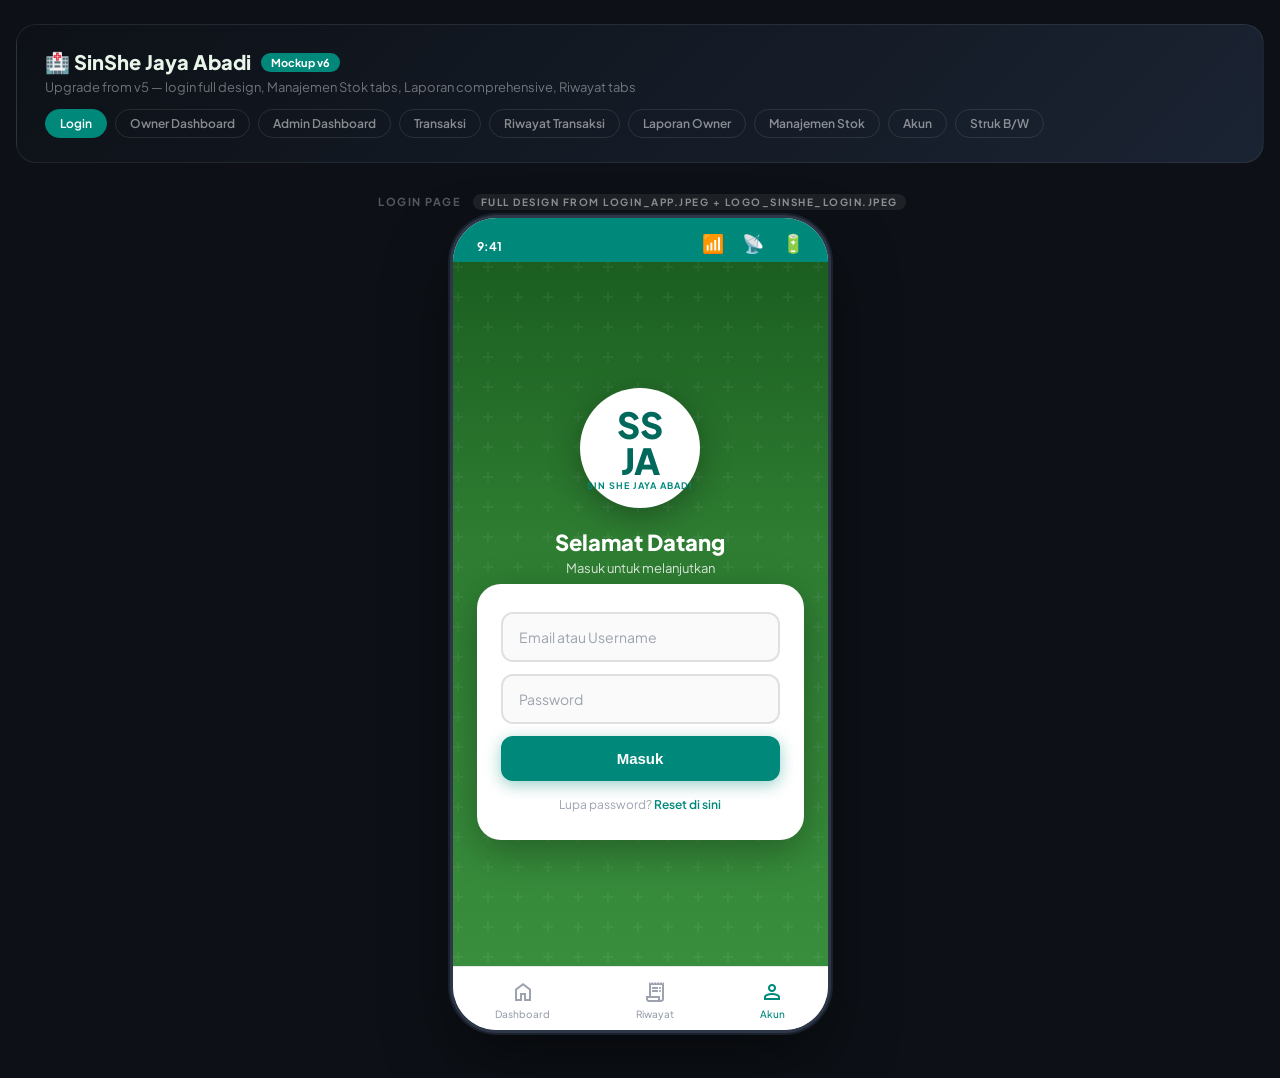
<file: docs/mockup/mockup_v6.html>
<!DOCTYPE html>
<html lang="id">
<head>
<meta charset="UTF-8">
<meta name="viewport" content="width=device-width, initial-scale=1.0">
<title>SinShe Jaya Abadi — Mockup v6</title>
<link href="https://fonts.googleapis.com/css2?family=Plus+Jakarta+Sans:wght@400;500;600;700;800&display=swap" rel="stylesheet">
<link href="https://fonts.googleapis.com/css2?family=Material+Symbols+Outlined:opsz,wght,FILL,GRAD@20..48,100..700,0..1,-50..200&display=swap" rel="stylesheet">
<style>
/* ================================================
   SIN SHE JAYA ABADI — MOCKUP V6
   29 Mei 2026
   Based on v5 — Upgrade areas:
   1. Login: Full design from login_app.jpeg
   2. Manajemen Stok: Clear tab order
   3. Laporan: More comprehensive + YoY
   4. Riwayat: Transaksi Pasien + Restock tabs
   5. Struk: Full B/W thermal receipt
   Bottom Nav: [Dashboard] [Riwayat Transaksi] [Akun]
   ================================================ */

*,*::before,*::after{box-sizing:border-box;margin:0;padding:0}
:root{
  --blue:#1565C0;--blue-dark:#0D47A1;--teal:#00897B;--teal-dark:#00695C;
  --teal-light:#4DB6AC;--coral:#FF7043;--amber:#FFB300;--danger:#EF5350;
  --danger-soft:#FFEBEE;--warning:#FF9800;--warning-soft:#FFF3E0;
  --success:#66BB6A;--success-soft:#E8F5E9;
  --purple:#7B1FA2;--purple-soft:#F3E5F5;
  --surface:#F5F7FA;--card:#FFFFFF;
  --text:#1A1A2E;--text-sec:#6B7280;--text-muted:#9CA3AF;
  --border:#E5E7EB;
  --shadow-sm:0 1px 3px rgba(0,0,0,.08);
  --shadow-md:0 4px 12px rgba(0,0,0,.1);
  --shadow-lg:0 8px 24px rgba(0,0,0,.15);
  --r-sm:8px;--r-md:12px;--r-lg:16px;--r-xl:20px;--r-full:9999px;
}
body{
  font-family:'Plus Jakarta Sans',-apple-system,sans-serif;
  background:#0D1117;color:var(--text);min-height:100vh;
  display:flex;flex-direction:column;align-items:center;padding:24px 16px 48px;
}

/* HERO */
.hero{
  background:linear-gradient(135deg,#0D1117 0%,#1A2332 100%);
  border:1px solid rgba(255,255,255,.08);border-radius:20px;
  padding:24px 28px;position:sticky;top:16px;z-index:100;
  width:100%;max-width:1400px;
}
.hero-top{display:flex;justify-content:space-between;align-items:flex-start;flex-wrap:wrap;gap:16px}
.hero h1{color:#E8F5E9;font-size:20px;font-weight:800;display:flex;align-items:center;gap:10px}
.badge-tag{display:inline-block;background:var(--teal);color:white;font-size:11px;font-weight:700;padding:3px 10px;border-radius:var(--r-full)}
.hero p{color:rgba(255,255,255,.4);font-size:13px;margin-top:4px}
.hero-nav{display:flex;gap:8px;flex-wrap:wrap;margin-top:14px}
.hero-nav a{color:rgba(255,255,255,.5);text-decoration:none;font-size:12px;font-weight:600;padding:6px 14px;border-radius:var(--r-full);border:1px solid rgba(255,255,255,.1);transition:all .2s;cursor:pointer}
.hero-nav a:hover,.hero-nav a.active{background:var(--teal);color:white;border-color:var(--teal)}

.sl{color:rgba(255,255,255,.3);font-size:11px;font-weight:700;text-transform:uppercase;letter-spacing:1.5px;margin:32px 0 10px;padding-left:4px}
.sl span{background:rgba(255,255,255,.07);color:rgba(255,255,255,.5);font-size:10px;padding:2px 8px;border-radius:var(--r-full);margin-left:8px}
.sl-note{color:rgba(255,255,255,.3);font-size:10px;padding-left:4px;display:block;margin-top:2px}
.layout{display:flex;gap:28px;flex-wrap:wrap;justify-content:center;align-items:flex-start}
.col{display:flex;flex-direction:column}

/* PHONE FRAME */
.phone{
  width:375px;min-height:812px;background:var(--surface);
  border-radius:44px;overflow:hidden;
  box-shadow:0 0 0 3px #2D3748,0 0 0 5px #1A202C,0 32px 64px rgba(0,0,0,.5);
  position:relative;display:flex;flex-direction:column;
}

/* STATUS BAR */
.sb{height:44px;background:var(--blue);display:flex;align-items:flex-end;justify-content:space-between;padding:0 24px 8px;font-size:12px;font-weight:700;color:white;flex-shrink:0}
.sb-teal{background:var(--teal)}
.sb-green{background:var(--success)}

/* APP BAR */
.ab{background:var(--blue);padding:10px 16px 16px;display:flex;align-items:center;gap:12px;flex-shrink:0}
.ab.teal{background:var(--teal)}
.ab.dark{background:var(--teal-dark)}
.ab .bb{width:36px;height:36px;border-radius:50%;background:rgba(255,255,255,.15);border:none;color:white;display:flex;align-items:center;justify-content:center;cursor:pointer;flex-shrink:0}
.ab .pt{flex:1;font-size:18px;font-weight:700;color:white}
.ab .cb{text-align:right}
.ab .ct{color:white;font-size:14px;font-weight:700;font-variant-numeric:tabular-nums}
.ab .cd{color:rgba(255,255,255,.7);font-size:11px}

/* DASHBOARD HEADER — OWNER */
.dh{background:linear-gradient(135deg,var(--blue) 0%,#1976D2 100%);padding:16px 20px 28px;position:relative;overflow:hidden;flex-shrink:0}
.dh::after{content:'';position:absolute;bottom:-40px;right:-20px;width:160px;height:160px;border-radius:50%;background:rgba(255,255,255,.06)}
.dh .row{display:flex;justify-content:space-between;align-items:flex-start;position:relative;z-index:2}
.dh .greet{color:rgba(255,255,255,.65);font-size:13px}
.dh .clinic{color:white;font-size:17px;font-weight:800;margin-top:2px}
.dh .role{color:rgba(255,255,255,.55);font-size:11px;margin-top:2px}
.dh .sale{background:rgba(255,255,255,.15);border-radius:var(--r-md);padding:12px 16px;margin-top:14px;display:flex;justify-content:space-between;align-items:center;position:relative;z-index:2}
.dh .slbl{color:rgba(255,255,255,.65);font-size:12px}
.dh .samt{color:white;font-size:22px;font-weight:800;margin-top:2px}
.dh .clkt{color:white;font-size:18px;font-weight:800;font-variant-numeric:tabular-nums}
.dh .clkd{color:rgba(255,255,255,.65);font-size:11px;margin-top:2px;text-align:right}

/* DASHBOARD HEADER — ADMIN */
.dh-admin{background:linear-gradient(135deg,var(--teal) 0%,var(--teal-dark) 100%);padding:16px 20px 20px;position:relative;overflow:hidden;flex-shrink:0}
.dh-admin::after{content:'';position:absolute;bottom:-40px;right:-20px;width:160px;height:160px;border-radius:50%;background:rgba(255,255,255,.06)}
.dh-admin .row{display:flex;justify-content:space-between;align-items:flex-start;position:relative;z-index:2}
.dh-admin .greet{color:rgba(255,255,255,.65);font-size:13px}
.dh-admin .clinic{color:white;font-size:17px;font-weight:800;margin-top:2px}
.dh-admin .role{color:rgba(255,255,255,.55);font-size:11px;margin-top:2px}
.dh-admin .stat-row{display:flex;gap:10px;margin-top:14px;position:relative;z-index:2}
.dh-admin .stat-box{flex:1;background:rgba(255,255,255,.12);border-radius:var(--r-md);padding:10px 12px;text-align:center}
.dh-admin .stat-box .val{color:white;font-size:20px;font-weight:800}
.dh-admin .stat-box .lbl{color:rgba(255,255,255,.65);font-size:10px;margin-top:2px}
.dh-admin .clkt{color:white;font-size:18px;font-weight:800;font-variant-numeric:tabular-nums}
.dh-admin .clkd{color:rgba(255,255,255,.65);font-size:11px;margin-top:2px;text-align:right}

/* MENU GRID */
.mg{display:grid;grid-template-columns:1fr 1fr;gap:10px;padding:0 16px;margin-top:-16px;position:relative;z-index:5}
.mc{background:white;border-radius:var(--r-lg);padding:16px 14px 12px;box-shadow:var(--shadow-md);display:flex;flex-direction:column;gap:5px;cursor:pointer;transition:all .2s;border:none;text-align:left;position:relative}
.mc:hover{transform:translateY(-2px);box-shadow:var(--shadow-lg)}
.mc .ow{width:40px;height:40px;border-radius:var(--r-md);display:flex;align-items:center;justify-content:center;background:#E8F5E9;color:var(--teal)}
.mc .bw{width:40px;height:40px;border-radius:var(--r-md);display:flex;align-items:center;justify-content:center;background:#E3F2FD;color:var(--blue)}
.mc .gr{width:40px;height:40px;border-radius:var(--r-md);display:flex;align-items:center;justify-content:center;background:#FFF3E0;color:var(--coral)}
.mc .pu{width:40px;height:40px;border-radius:var(--r-md);display:flex;align-items:center;justify-content:center;background:#F3E5F5;color:var(--purple)}
.mc .ab{width:40px;height:40px;border-radius:var(--r-md);display:flex;align-items:center;justify-content:center;background:#E0F2F1;color:var(--teal-dark)}
.mc .sk{width:40px;height:40px;border-radius:var(--r-md);display:flex;align-items:center;justify-content:center;background:#FFFDE7;color:var(--amber)}
.mc .ttl{font-size:13px;font-weight:700;color:var(--text)}
.mc .sub{font-size:10px;color:var(--text-sec)}
.mc.owner-only{background:linear-gradient(135deg,#FFF8E1,#FFFDE7);border:1.5px solid var(--amber)}
.mc.admin-locked{opacity:0.5;cursor:not-allowed}
.mc .lock-badge{position:absolute;top:-4px;right:-4px;width:18px;height:18px;border-radius:50%;background:var(--text-muted);color:white;font-size:10px;display:flex;align-items:center;justify-content:center}

/* NOTIFICATION BAR */
.notif-bar{display:flex;align-items:center;gap:10px;padding:10px 16px;background:linear-gradient(135deg,var(--teal),var(--teal-dark));color:white;margin:10px 16px;border-radius:var(--r-md);cursor:pointer;box-shadow:0 4px 12px rgba(0,137,123,.3)}
.notif-bar .ni-icon{width:36px;height:36px;border-radius:50%;background:rgba(255,255,255,.2);display:flex;align-items:center;justify-content:center;font-size:20px;flex-shrink:0}
.notif-bar .ni-text{flex:1}
.notif-bar .ni-title{font-size:13px;font-weight:700}
.notif-bar .ni-sub{font-size:11px;opacity:.85;margin-top:1px}
.notif-bar .ni-action{background:rgba(255,255,255,.2);border:none;color:white;font-size:11px;font-weight:700;padding:5px 12px;border-radius:var(--r-full);cursor:pointer}

/* PAGE BODY */
.pb{flex:1;overflow-y:auto;padding-bottom:8px}
.pb::-webkit-scrollbar{width:0}

/* BOTTOM NAV — 3 TAB */
.bn{height:64px;background:white;border-top:1px solid var(--border);display:flex;justify-content:space-around;align-items:center;flex-shrink:0}
.bi{display:flex;flex-direction:column;align-items:center;gap:2px;color:var(--text-muted);font-size:10px;font-weight:500;cursor:pointer;padding:4px 20px;transition:all .15s;position:relative}
.bi.on{color:var(--teal)}
.bi .ic{font-size:24px;font-family:'Material Symbols Outlined';font-weight:400}
.bi .badge-dot{position:absolute;top:1px;right:12px;width:8px;height:8px;border-radius:50%;background:var(--danger);border:1.5px solid white;display:none}
.bi.notif .badge-dot{display:block}

/* CHIPS */
.chips{display:flex;gap:8px;padding:12px 16px;overflow-x:auto;scrollbar-width:none}
.chips::-webkit-scrollbar{display:none}
.c{padding:5px 14px;border-radius:var(--r-full);font-size:12px;font-weight:600;border:1.5px solid var(--border);background:white;color:var(--text-sec);cursor:pointer;white-space:nowrap;transition:all .15s}
.c.on{background:var(--teal);color:white;border-color:var(--teal)}
.c.on.blue{background:var(--blue);color:white;border-color:var(--blue)}

/* TABS */
.tabs{display:flex;background:white;padding:4px;gap:4px;margin:10px 16px;border-radius:var(--r-md);box-shadow:var(--shadow-sm)}
.tab{flex:1;padding:8px;text-align:center;font-size:12px;font-weight:600;color:var(--text-sec);border-radius:var(--r-sm);cursor:pointer;border:none;background:none;transition:all .15s}
.tab.on{background:var(--teal);color:white}

/* STOK TABS (under app bar) */
.stok-tabs{display:flex;padding:0 16px;gap:0;border-bottom:2px solid var(--border);background:white}
.st{flex:1;padding:10px 0;text-align:center;font-size:11px;font-weight:700;color:var(--text-muted);cursor:pointer;border-bottom:2px solid transparent;margin-bottom:-2px;transition:all .15s;white-space:nowrap}
.st.on{color:var(--teal);border-bottom-color:var(--teal)}
.st .badge{background:var(--danger);color:white;font-size:9px;padding:1px 5px;border-radius:var(--r-full);margin-left:3px}

/* LIST */
.lst{padding:0 16px;display:flex;flex-direction:column;gap:8px}
.li{background:white;border-radius:var(--r-md);padding:12px;display:flex;gap:12px;align-items:center;box-shadow:var(--shadow-sm);cursor:pointer;transition:all .15s;border:1.5px solid transparent}
.li:hover{border-color:var(--teal)}
.li .ico{width:40px;height:40px;border-radius:var(--r-sm);display:flex;align-items:center;justify-content:center;flex-shrink:0}
.li .inf{flex:1;min-width:0}
.li .ttl{font-size:13px;font-weight:600;color:var(--text)}
.li .sub{font-size:11px;color:var(--text-muted);margin-top:1px}
.li .right{text-align:right;flex-shrink:0}
.li .amt{font-size:14px;font-weight:800;color:var(--teal)}
.li .amt.danger{color:var(--danger)}
.li .tag{display:inline-block;font-size:9px;font-weight:700;padding:1px 7px;border-radius:var(--r-full);margin-top:2px}
.li .tag.praktek{background:var(--blue);color:white}
.li .tag.obat{background:var(--teal);color:white}
.li .tag.pending{background:var(--warning-soft);color:var(--warning)}
.li .tag.done{background:var(--success-soft);color:var(--success)}
.li .date{font-size:10px;color:var(--text-muted);margin-top:2px}

/* SECTION HEADER */
.sh{font-size:11px;font-weight:700;color:var(--text-sec);text-transform:uppercase;letter-spacing:.5px;padding:14px 16px 6px;display:flex;align-items:center;gap:6px}
.sh.sm{padding:10px 16px 4px;font-size:10px}

/* TRANSAKSI FORM */
.jenis-tabs{display:flex;gap:8px;padding:12px 16px}
.jenis-btn{flex:1;padding:12px;border-radius:var(--r-md);border:2px solid var(--border);background:white;color:var(--text-sec);font-size:13px;font-weight:700;cursor:pointer;text-align:center;transition:all .15s}
.jenis-btn.on{border-color:var(--teal);background:var(--teal);color:white}
.jenis-btn.on.blue{border-color:var(--blue);background:var(--blue);color:white}
.jenis-btn .ic{font-size:28px;font-family:'Material Symbols Outlined';font-weight:400;display:block;margin-bottom:4px}

/* LOGIN v6 — Full Design from login_app.jpeg */
.login-bg{flex:1;display:flex;flex-direction:column;background:linear-gradient(180deg,#1B5E20 0%,#2E7D32 40%,#388E3C 100%);position:relative;overflow:hidden}
.login-bg::before{content:'';position:absolute;top:0;left:0;right:0;bottom:0;background:url("data:image/svg+xml,%3Csvg width='60' height='60' viewBox='0 0 60 60' xmlns='http://www.w3.org/2000/svg'%3E%3Cg fill='none' fill-rule='evenodd'%3E%3Cg fill='%23ffffff' fill-opacity='0.05'%3E%3Cpath d='M36 34v-4h-2v4h-4v2h4v4h2v-4h4v-2h-4zm0-30V0h-2v4h-4v2h4v4h2V6h4V4h-4zM6 34v-4H4v4H0v2h4v4h2v-4h4v-2H6zM6 4V0H4v4H0v2h4v4h2V6h4V4H6z'/%3E%3C/g%3E%3C/g%3E%3C/svg%3E") repeat}
.login-content{flex:1;display:flex;flex-direction:column;align-items:center;justify-content:center;padding:40px 24px;position:relative;z-index:1}
.login-logo-wrap{width:120px;height:120px;border-radius:50%;background:white;display:flex;align-items:center;justify-content:center;margin-bottom:20px;box-shadow:0 8px 32px rgba(0,0,0,.3);border:4px solid rgba(255,255,255,.3)}
.login-logo-wrap .logo-text{text-align:center;line-height:1}
.login-logo-wrap .logo-main{font-size:36px;font-weight:900;color:var(--teal-dark)}
.login-logo-wrap .logo-sub{font-size:9px;font-weight:700;color:var(--teal);letter-spacing:1px;display:block;margin-top:2px}
.login-welcome{text-align:center;color:white;margin-bottom:8px}
.login-welcome h2{font-size:22px;font-weight:800;margin-bottom:4px}
.login-welcome p{font-size:13px;opacity:.8}
.login-card{background:white;border-radius:24px;padding:28px 24px;width:100%;max-width:340px;box-shadow:0 12px 40px rgba(0,0,0,.3)}
.login-inp{width:100%;padding:14px 16px;border-radius:var(--r-md);border:2px solid #E0E0E0;font-size:14px;font-family:inherit;margin-bottom:12px;outline:none;transition:border .15s;background:#FAFAFA}
.login-inp:focus{border-color:var(--teal);background:white}
.login-inp::placeholder{color:var(--text-muted)}
.login-btn{width:100%;padding:14px;border-radius:var(--r-md);background:var(--teal);color:white;font-size:15px;font-weight:700;border:none;cursor:pointer;box-shadow:0 4px 16px rgba(0,137,123,.4);transition:all .15s}
.login-btn:hover{background:var(--teal-dark);transform:translateY(-1px)}
.login-link{text-align:center;margin-top:16px;font-size:12px;color:var(--text-muted)}
.login-link a{color:var(--teal);font-weight:600;text-decoration:none;cursor:pointer}

/* LAPORAN */
.lap-card{background:white;border-radius:var(--r-md);margin:0 16px;padding:14px;box-shadow:var(--shadow-sm)}
.lap-card .lc-hdr{font-size:13px;font-weight:700;color:var(--text);margin-bottom:12px}
.lap-row{display:flex;justify-content:space-between;align-items:center;padding:8px 0;border-bottom:1px dashed var(--border)}
.lap-row:last-child{border-bottom:none}
.lap-row .lr-lbl{font-size:13px;color:var(--text-sec)}
.lap-row .lr-val{font-size:14px;font-weight:700}
.lap-row .lr-val.green{color:var(--success)}
.lap-row .lr-val.red{color:var(--danger)}
.lap-row .lr-val.teal{color:var(--teal);font-size:16px}

.bar-chart{display:flex;align-items:flex-end;gap:4px;height:60px;padding-top:8px}
.bc{flex:1;text-align:center;display:flex;flex-direction:column;align-items:center;gap:4px}
.bc .bar{width:100%;background:var(--teal);border-radius:3px 3px 0 0;min-height:3px}
.bc .lbl{font-size:9px;color:var(--text-muted)}
.bc .bar.hi{background:var(--blue)}
.bc .bar.lo{background:var(--teal-light)}

/* TOP 10 OBAT */
.top-list{padding:0 16px;display:flex;flex-direction:column;gap:8px;margin-top:6px}
.to-item{background:white;border-radius:var(--r-md);padding:10px 14px;display:flex;align-items:center;gap:10px;box-shadow:var(--shadow-sm)}
.to-item .rank{width:22px;height:22px;border-radius:50%;font-size:11px;font-weight:800;display:flex;align-items:center;justify-content:center;color:white;flex-shrink:0}
.rank.gold{background:linear-gradient(135deg,#FFD700,#FFA500)}
.rank.silver{background:linear-gradient(135deg,#C0C0C0,#9E9E9E)}
.rank.bronze{background:linear-gradient(135deg,#CD7F32,#A0522D)}
.rank.plain{background:var(--teal)}
.to-item .info{flex:1;min-width:0}
.to-item .nama{font-size:12px;font-weight:600}
.to-item .sold{font-size:10px;color:var(--text-muted);margin-top:1px}
.to-item .amount{font-size:13px;font-weight:800;color:var(--teal)}

/* AKUN */
.ak-header{background:linear-gradient(135deg,var(--teal) 0%,var(--teal-dark) 100%);padding:24px 20px 40px;text-align:center;position:relative}
.ak-avatar{width:72px;height:72px;border-radius:50%;background:white;border:3px solid rgba(255,255,255,.5);margin:0 auto 8px;display:flex;align-items:center;justify-content:center;position:relative;z-index:2}
.ak-avatar .initial{font-size:28px;font-weight:800;color:var(--teal)}
.ak-name{color:white;font-size:16px;font-weight:700;position:relative;z-index:2}
.ak-role{color:rgba(255,255,255,.65);font-size:12px;position:relative;z-index:2;margin-top:2px}
.ak-menu-card{background:white;border-radius:var(--r-lg);margin:-20px 16px 16px;padding:16px;box-shadow:var(--shadow-md);position:relative;z-index:2}
.ak-menu-item{display:flex;align-items:center;gap:12px;padding:12px;border-radius:var(--r-md);cursor:pointer;transition:background .15s}
.ak-menu-item:hover{background:var(--surface)}
.ak-menu-item .ami-ic{width:36px;height:36px;border-radius:var(--r-sm);display:flex;align-items:center;justify-content:center;flex-shrink:0}
.ak-menu-item .ami-lbl{flex:1;font-size:14px;font-weight:600;color:var(--text)}
.ak-menu-item .ami-sub{font-size:11px;color:var(--text-muted)}
.ak-menu-item .ami-arrow{color:var(--text-muted);font-size:20px}

/* RECEIPT — Hitam Putih */
.rc{background:white;margin:16px;border-radius:var(--r-md);overflow:hidden;box-shadow:var(--shadow-md)}
.rc-body{padding:12px}
.rc-ln{display:flex;justify-content:space-between;font-size:10px;padding:2px 0;color:var(--text);border-bottom:1px dashed var(--border)}
.rc-ln:last-child{border-bottom:none}
.rc-ln .val{font-weight:700}

/* STOCK MANAGEMENT */
.stok-sum{display:grid;grid-template-columns:1fr 1fr 1fr;gap:10px;padding:0 16px}
.sc{border-radius:var(--r-md);padding:12px;text-align:center}
.sc.habis{background:var(--danger-soft)}
.sc.menipis{background:var(--warning-soft)}
.sc.aman{background:var(--success-soft)}
.sc .n{font-size:22px;font-weight:800}
.sc.habis .n{color:var(--danger)}
.sc.menipis .n{color:var(--warning)}
.sc.aman .n{color:var(--success)}
.sc .l{font-size:9px;font-weight:700;text-transform:uppercase;margin-top:2px}
.sc.habis .l{color:var(--danger)}
.sc.menipis .l{color:var(--warning)}
.sc.aman .l{color:var(--success)}

.alert-card{background:white;border-radius:var(--r-md);padding:12px;margin:0 16px 8px;display:flex;gap:10px;align-items:center;box-shadow:var(--shadow-sm);border-left:3px solid transparent}
.alert-card.h{border-left-color:var(--danger)}
.alert-card.m{border-left-color:var(--warning)}
.alert-card .aci{width:34px;height:34px;border-radius:var(--r-sm);display:flex;align-items:center;justify-content:center;flex-shrink:0}
.alert-card .aci.h{background:var(--danger-soft);color:var(--danger)}
.alert-card .aci.m{background:var(--warning-soft);color:var(--warning)}
.alert-card .inf{flex:1}
.alert-card .inf .nama{font-size:13px;font-weight:600;color:var(--text)}
.alert-card .inf .eta{font-size:10px;color:var(--text-muted);margin-top:1px}
.alert-card .stok{text-align:right}
.alert-card .stok .val{font-size:14px;font-weight:700}
.alert-card .stok.h .val{color:var(--danger)}
.alert-card .stok.m .val{color:var(--warning)}
.alert-card .stok .min{font-size:10px;color:var(--text-muted)}

/* PRINT BTN */
.print-btn{margin:12px 16px 16px;background:var(--blue);color:white;border:none;border-radius:var(--r-md);padding:14px;font-size:14px;font-weight:700;width:calc(100% - 32px);display:flex;align-items:center;justify-content:center;gap:8px;cursor:pointer}

/* CLOCK CHIP */
.clock-chip{display:flex;align-items:center;gap:6px;font-size:11px;color:var(--text-sec);font-weight:600;padding:6px 12px;background:white;border-radius:var(--r-full);box-shadow:var(--shadow-sm)}

/* PRINT QUEUE BADGE (dashboard) */
.print-queue-card{background:white;border-radius:var(--r-md);padding:14px;margin:0 16px;display:flex;align-items:center;gap:12px;box-shadow:var(--shadow-sm)}
.print-queue-card .pq-icon{width:40px;height:40px;border-radius:var(--r-sm);background:var(--warning-soft);display:flex;align-items:center;justify-content:center;color:var(--warning)}
.print-queue-card .pq-info{flex:1}
.print-queue-card .pq-info .pq-title{font-size:13px;font-weight:700}
.print-queue-card .pq-info .pq-sub{font-size:11px;color:var(--text-muted);margin-top:1px}
.print-queue-card .pq-count{background:var(--warning);color:white;font-size:13px;font-weight:800;padding:4px 12px;border-radius:var(--r-full)}

/* MATERIAL ICONS */
.ic{font-family:'Material Symbols Outlined';font-weight:400;font-size:22px}
.ic.sm{font-size:18px}
.ic.lg{font-size:28px}
.ic.xs{font-size:14px}
</style>
</head>
<body>

<div class="hero">
  <div>
    <h1>🏥 SinShe Jaya Abadi <span class="badge-tag">Mockup v6</span></h1>
    <p>Upgrade from v5 — login full design, Manajemen Stok tabs, Laporan comprehensive, Riwayat tabs</p>
  </div>
  <div class="hero-nav">
    <a class="active" onclick="showSection('login')">Login</a>
    <a onclick="showSection('owner-dash')">Owner Dashboard</a>
    <a onclick="showSection('admin-dash')">Admin Dashboard</a>
    <a onclick="showSection('transaksi')">Transaksi</a>
    <a onclick="showSection('riwayat')">Riwayat Transaksi</a>
    <a onclick="showSection('laporan')">Laporan Owner</a>
    <a onclick="showSection('stok')">Manajemen Stok</a>
    <a onclick="showSection('akun')">Akun</a>
    <a onclick="showSection('struk')">Struk B/W</a>
  </div>
</div>

<!-- ═══════════════════════════════════════════ -->
<!-- LOGIN PAGE v6 — Full Design from login_app.jpeg -->
<!-- ═══════════════════════════════════════════ -->
<div id="section-login" class="section-wrap">
  <div class="sl">Login Page <span>Full design from login_app.jpeg + logo_sinshe_login.jpeg</span></div>
  <div class="layout">
    <div class="col">
      <div class="phone">
        <div class="sb sb-teal"><span>9:41</span><span class="ic sm">📶 📡 🔋</span></div>
        <!-- Login dengan desain lengkap dari screenshot -->
        <div class="login-bg">
          <div class="login-content">
            <!-- Logo SinShe — besar di tengah -->
            <div class="login-logo-wrap">
              <div class="logo-text">
                <div class="logo-main">SS<br>JA</div>
                <div class="logo-sub">SIN SHE JAYA ABADI</div>
              </div>
            </div>
            <div class="login-welcome">
              <h2>Selamat Datang</h2>
              <p>Masuk untuk melanjutkan</p>
            </div>
            <div class="login-card">
              <input class="login-inp" type="text" placeholder="Email atau Username" value="">
              <input class="login-inp" type="password" placeholder="Password" value="">
              <button class="login-btn">Masuk</button>
              <div class="login-link">
                Lupa password? <a>Reset di sini</a>
              </div>
            </div>
          </div>
        </div>
        <div class="bn">
          <div class="bi"><span class="ic">home</span><span>Dashboard</span></div>
          <div class="bi"><span class="ic">receipt_long</span><span>Riwayat</span><div class="badge-dot"></div></div>
          <div class="bi on"><span class="ic">person</span><span>Akun</span></div>
        </div>
      </div>
    </div>
  </div>
</div>

<!-- ═══════════════════════════════════════════ -->
<!-- OWNER DASHBOARD                             -->
<!-- ═══════════════════════════════════════════ -->
<div id="section-owner-dash" class="section-wrap" style="display:none">
  <div class="sl">Dashboard — Owner <span>Bottom Nav: Dashboard | Riwayat Transaksi | Akun</span></div>
  <div class="layout">
    <div class="col">
      <div class="phone">
        <div class="sb"><span>9:41</span><span class="ic sm">📶 📡 🔋</span></div>
        <div class="dh">
          <div class="row">
            <div>
              <div class="greet">Halo,</div>
              <div class="clinic">SinShe Jaya Abadi</div>
              <div class="role">👑 Owner</div>
            </div>
            <div class="clkt" style="color:white;font-size:14px;font-weight:700;padding-top:4px">15.25<br><span style="font-size:10px;font-weight:400;opacity:.7">Senin, 29 Mei 2026</span></div>
          </div>
          <div class="sale">
            <div>
              <div class="slbl">Penjualan Hari Ini:</div>
              <div class="samt">Rp 1.250.000</div>
            </div>
            <div style="text-align:right">
              <div style="font-size:11px;color:rgba(255,255,255,.65)">Kemarin</div>
              <div style="font-size:14px;font-weight:700;color:#81C784;margin-top:2px">↑ Rp 350.000</div>
            </div>
          </div>
        </div>

        <!-- Notif: ada struk pending -->
        <div class="notif-bar" style="margin-top:12px">
          <div class="ni-icon"><span class="ic">print</span></div>
          <div class="ni-text">
            <div class="ni-title">Struk Pending Cetak — 2</div>
            <div class="ni-sub">Bpk. Hasan — Praktek — Rp 850.000</div>
          </div>
          <button class="ni-action">Lihat</button>
        </div>

        <div class="pb">
          <!-- MENU GRID — 6 shortcut cards -->
          <div class="mg">
            <button class="mc">
              <div class="ow"><span class="ic sm">medication</span></div>
              <div class="ttl">Obat</div>
              <div class="sub">ETA 1, 2, 3</div>
            </button>
            <button class="mc">
              <div class="bw"><span class="ic sm">group</span></div>
              <div class="ttl">Pasien</div>
              <div class="sub">Data &amp; kehadiran</div>
            </button>
            <button class="mc">
              <div class="gr"><span class="ic sm">point_of_sale</span></div>
              <div class="ttl">Transaksi</div>
              <div class="sub">Jual &amp; Praktik</div>
            </button>
            <button class="mc owner-only">
              <div class="sk"><span class="ic sm">summarize</span></div>
              <div class="ttl">Laporan</div>
              <div class="sub">Harian / Bulanan / Tahunan</div>
            </button>
            <button class="mc">
              <div class="ab"><span class="ic sm">inventory_2</span></div>
              <div class="ttl">Stok</div>
              <div class="sub">Masuk / Keluar / Keterangan</div>
            </button>
            <button class="mc">
              <div class="pu"><span class="ic sm">calendar_month</span></div>
              <div class="ttl">Jadwal</div>
              <div class="sub">Praktik &amp; kontrol</div>
            </button>
          </div>

          <!-- STOK SUMMARY -->
          <div class="stok-sum" style="margin-top:16px">
            <div class="sc habis"><div class="n">2</div><div class="l">Habis</div></div>
            <div class="sc menipis"><div class="n">4</div><div class="l">Menipis</div></div>
            <div class="sc aman"><div class="n">19</div><div class="l">Aman</div></div>
          </div>

          <!-- Clock -->
          <div style="padding:12px 16px 0;display:flex;justify-content:flex-end">
            <div class="clock-chip">
              <span class="ic sm" style="color:var(--teal)">schedule</span>
              <span style="font-weight:700">15.25</span>
              <span style="color:var(--text-muted)">|</span>
              <span>Senin, 29 Mei 2026</span>
            </div>
          </div>
        </div>

        <div class="bn">
          <div class="bi on"><span class="ic">home</span><span>Dashboard</span></div>
          <div class="bi notif"><span class="ic">receipt_long</span><span>Riwayat</span><div class="badge-dot"></div></div>
          <div class="bi"><span class="ic">person</span><span>Akun</span></div>
        </div>
      </div>
    </div>
  </div>
</div>

<!-- ═══════════════════════════════════════════ -->
<!-- ADMIN DASHBOARD                             -->
<!-- ═══════════════════════════════════════════ -->
<div id="section-admin-dash" class="section-wrap" style="display:none">
  <div class="sl">Dashboard — Admin/Petugas <span>No nominal, no Laporan, ETA 1&2 only</span></div>
  <div class="layout">
    <div class="col">
      <div class="phone">
        <div class="sb sb-teal"><span>9:41</span><span class="ic sm">📶 📡 🔋</span></div>
        <div class="dh-admin">
          <div class="row">
            <div>
              <div class="greet">Halo,</div>
              <div class="clinic">SinShe Jaya Abadi</div>
              <div class="role">🏥 Admin / Petugas</div>
            </div>
            <div style="text-align:right">
              <div class="clkt">15.25</div>
              <div class="clkd">Senin, 29 Mei 2026</div>
            </div>
          </div>
          <div class="stat-row">
            <div class="stat-box"><div class="val">3</div><div class="lbl">Pasien Hari Ini</div></div>
            <div class="stat-box"><div class="val">8</div><div class="lbl">Transaksi</div></div>
          </div>
        </div>

        <!-- Notif: struk baru dari owner -->
        <div class="notif-bar">
          <div class="ni-icon"><span class="ic">notifications_active</span></div>
          <div class="ni-text">
            <div class="ni-title">Struk Baru dari Owner</div>
            <div class="ni-sub">Bpk. Hasan — Praktek — Rp 850.000</div>
          </div>
          <button class="ni-action">Cetak</button>
        </div>

        <div class="pb">
          <div class="mg">
            <button class="mc">
              <div class="ow"><span class="ic sm">medication</span></div>
              <div class="ttl">Obat</div>
              <div class="sub">ETA 1 &amp; 2</div>
            </button>
            <button class="mc">
              <div class="bw"><span class="ic sm">group</span></div>
              <div class="ttl">Pasien</div>
              <div class="sub">Data &amp; kehadiran</div>
            </button>
            <button class="mc">
              <div class="gr"><span class="ic sm">point_of_sale</span></div>
              <div class="ttl">Transaksi</div>
              <div class="sub">Jual &amp; Praktik</div>
            </button>
            <!-- Laporan: hidden untuk Admin -->
            <button class="mc admin-locked" style="opacity:0.3">
              <span class="lock-badge" style="display:flex">🔒</span>
              <div class="sk"><span class="ic sm">summarize</span></div>
              <div class="ttl">Laporan</div>
              <div class="sub">Owner only</div>
            </button>
            <button class="mc">
              <div class="ab"><span class="ic sm">inventory_2</span></div>
              <div class="ttl">Stok</div>
              <div class="sub">ETA 1 &amp; 2</div>
            </button>
            <button class="mc">
              <div class="pu"><span class="ic sm">calendar_month</span></div>
              <div class="ttl">Jadwal</div>
              <div class="sub">Praktik &amp; kontrol</div>
            </button>
          </div>

          <!-- Print Queue -->
          <div class="print-queue-card" style="margin-top:16px">
            <div class="pq-icon"><span class="ic">print</span></div>
            <div class="pq-info">
              <div class="pq-title">Print Queue</div>
              <div class="pq-sub">2 struk menunggu dicetak</div>
            </div>
            <div class="pq-count">2</div>
          </div>

          <div style="padding:12px 16px 0;display:flex;justify-content:flex-end">
            <div class="clock-chip">
              <span class="ic sm" style="color:var(--teal)">schedule</span>
              <span style="font-weight:700">15.25</span>
              <span style="color:var(--text-muted)">|</span>
              <span>Senin, 29 Mei 2026</span>
            </div>
          </div>
        </div>

        <div class="bn">
          <div class="bi on"><span class="ic">home</span><span>Dashboard</span></div>
          <div class="bi notif"><span class="ic">receipt_long</span><span>Riwayat</span><div class="badge-dot"></div></div>
          <div class="bi"><span class="ic">person</span><span>Akun</span></div>
        </div>
      </div>
    </div>
  </div>
</div>

<!-- ═══════════════════════════════════════════ -->
<!-- TRANSAKSI                                   -->
<!-- ═══════════════════════════════════════════ -->
<div id="section-transaksi" class="section-wrap" style="display:none">
  <div class="sl">Transaksi <span>Jual Obat = ETA 1&2 | Praktek = ETA 3 (Racikan)</span></div>
  <div class="layout">

    <!-- COL 1: JUAL OBAT (ETA 1&2) -->
    <div class="col">
      <div class="phone">
        <div class="sb"><span>9:41</span><span class="ic sm">📶 📡 🔋</span></div>
        <div class="ab teal">
          <button class="bb"><span class="ic">arrow_back</span></button>
          <div class="pt">Transaksi Baru</div>
          <div class="cb"><div class="ct">15.25</div><div class="cd">29 Mei 2026</div></div>
        </div>
        <div class="pb">
          <div class="jenis-tabs">
            <button class="jenis-btn on">
              <span class="ic">medication</span>
              Jual Obat
              <div style="font-size:10px;font-weight:400;opacity:.8;margin-top:2px">ETA 1 &amp; 2</div>
            </button>
            <button class="jenis-btn">
              <span class="ic">healing</span>
              Praktek
              <div style="font-size:10px;font-weight:400;opacity:.8;margin-top:2px">ETA 3 — Racikan</div>
            </button>
          </div>
          <div class="chips">
            <button class="c on">Etalase 1</button>
            <button class="c">Etalase 2</button>
          </div>
          <div class="sh sm"><span class="ic sm">inventory_2</span> &nbsp;Pilih Obat</div>
          <div class="lst">
            <div class="li">
              <div class="ico" style="background:#E8F5E9;color:var(--teal)"><span class="ic sm">medication</span></div>
              <div class="inf">
                <div class="ttl">Die Da Tay Ping Yao Jing</div>
                <div class="sub">Etalase 1 · Stok: 28</div>
              </div>
              <div class="right">
                <div style="font-size:14px;font-weight:800">Rp 250.000</div>
                <div class="date">per box</div>
              </div>
            </div>
            <div class="li">
              <div class="ico" style="background:#E3F2FD;color:var(--blue)"><span class="ic sm">medication</span></div>
              <div class="inf">
                <div class="ttl">Yun Nan Bai Yao</div>
                <div class="sub">Etalase 2 · Stok: 5</div>
              </div>
              <div class="right">
                <div style="font-size:14px;font-weight:800">Rp 320.000</div>
                <div class="date">per box</div>
              </div>
            </div>
          </div>
          <div class="sh sm"><span class="ic sm">payment</span> &nbsp;Metode Bayar</div>
          <div style="padding:0 16px;display:flex;gap:8px">
            <button class="c on" style="flex:1;text-align:center">💵 Tunai</button>
            <button class="c" style="flex:1;text-align:center">📱 QRIS</button>
          </div>
          <div style="background:white;margin:16px;border-radius:var(--r-md);padding:14px;box-shadow:var(--shadow-sm)">
            <div style="display:flex;justify-content:space-between;align-items:center">
              <div>
                <div style="font-size:12px;color:var(--text-muted)">Total</div>
                <div style="font-size:11px;color:var(--text-muted)">0 item dipilih</div>
              </div>
              <div style="font-size:22px;font-weight:800;color:var(--teal)">Rp 0</div>
            </div>
          </div>
          <button class="print-btn" style="background:var(--teal)">
            <span class="ic">check</span>&nbsp;Selesai &amp; Simpan
          </button>
        </div>
        <div class="bn">
          <div class="bi on"><span class="ic">home</span><span>Dashboard</span></div>
          <div class="bi notif"><span class="ic">receipt_long</span><span>Riwayat</span><div class="badge-dot"></div></div>
          <div class="bi"><span class="ic">person</span><span>Akun</span></div>
        </div>
      </div>
    </div>

    <!-- COL 2: PRAKTEK (ETA 3) -->
    <div class="col">
      <div class="phone">
        <div class="sb"><span>9:41</span><span class="ic sm">📶 📡 🔋</span></div>
        <div class="ab" style="background:var(--blue)">
          <button class="bb"><span class="ic">arrow_back</span></button>
          <div class="pt">Transaksi Praktek</div>
          <div class="cb"><div class="ct">15.25</div><div class="cd">29 Mei 2026</div></div>
        </div>
        <div class="pb">
          <div class="jenis-tabs">
            <button class="jenis-btn">
              <span class="ic">medication</span>
              Jual Obat
              <div style="font-size:10px;font-weight:400;opacity:.8;margin-top:2px">ETA 1 &amp; 2</div>
            </button>
            <button class="jenis-btn on blue">
              <span class="ic">healing</span>
              Praktek
              <div style="font-size:10px;font-weight:400;opacity:.8;margin-top:2px">ETA 3 — Racikan</div>
            </button>
          </div>

          <!-- Pasien WAJIB -->
          <div class="sh sm"><span class="ic sm">person</span> &nbsp;Pilih Pasien <span style="color:var(--danger);font-size:10px">(WAJIB)</span></div>
          <div style="padding:0 16px">
            <div style="background:white;border-radius:var(--r-md);padding:14px;box-shadow:var(--shadow-sm);border:2px solid var(--blue)">
              <div style="display:flex;align-items:center;gap:10px">
                <div style="width:36px;height:36px;border-radius:50%;background:var(--blue);color:white;display:flex;align-items:center;justify-content:center;font-size:16px;font-weight:700">B</div>
                <div style="flex:1">
                  <div style="font-size:14px;font-weight:700">Bpk. Hasan</div>
                  <div style="font-size:11px;color:var(--text-muted)">KTP: 3201xxx · 8x kunjungan</div>
                </div>
                <div style="width:20px;height:20px;border-radius:50%;background:var(--blue);color:white;display:flex;align-items:center;justify-content:center;font-size:14px">✓</div>
              </div>
            </div>
          </div>

          <!-- Racikan ETA 3 -->
          <div class="sh sm"><span class="ic sm">healing</span> &nbsp;Pilih Racikan (Etalase 3)</div>
          <div class="lst">
            <div class="li">
              <div class="ico" style="background:#FFF3E0;color:var(--warning)"><span class="ic sm">healing</span></div>
              <div class="inf">
                <div class="ttl">Racikan #01 — Batuk &amp; Demam</div>
                <div class="sub">Etalase 3 · Stok: 20</div>
              </div>
              <div class="right">
                <div style="font-size:14px;font-weight:800">Rp 150.000</div>
                <div class="date">per resep</div>
              </div>
            </div>
            <div class="li">
              <div class="ico" style="background:#FFF3E0;color:var(--warning)"><span class="ic sm">healing</span></div>
              <div class="inf">
                <div class="ttl">Racikan #02 — Maag</div>
                <div class="sub">Etalase 3 · Stok: 15</div>
              </div>
              <div class="right">
                <div style="font-size:14px;font-weight:800">Rp 120.000</div>
                <div class="date">per resep</div>
              </div>
            </div>
            <div class="li">
              <div class="ico" style="background:#FFF3E0;color:var(--warning)"><span class="ic sm">healing</span></div>
              <div class="inf">
                <div class="ttl">Racikan #03 — Asam Urat</div>
                <div class="sub">Etalase 3 · Stok: 12</div>
              </div>
              <div class="right">
                <div style="font-size:14px;font-weight:800">Rp 180.000</div>
                <div class="date">per resep</div>
              </div>
            </div>
          </div>

          <!-- Biaya Manual -->
          <div class="sh sm"><span class="ic sm">payments</span> &nbsp;Biaya (Input Manual)</div>
          <div style="padding:0 16px;display:flex;flex-direction:column;gap:8px">
            <div style="background:white;border-radius:var(--r-md);padding:12px;display:flex;justify-content:space-between;align-items:center;box-shadow:var(--shadow-sm)">
              <div style="font-size:13px;color:var(--text-sec)">Biaya Obat Racikan</div>
              <div style="display:flex;align-items:center;gap:8px">
                <span style="font-size:14px;font-weight:700;color:var(--teal)">Rp 450.000</span>
                <button style="width:28px;height:28px;border-radius:50%;background:var(--surface);border:none;color:var(--text-sec);cursor:pointer;font-size:16px">✎</button>
              </div>
            </div>
            <div style="background:white;border-radius:var(--r-md);padding:12px;display:flex;justify-content:space-between;align-items:center;box-shadow:var(--shadow-sm)">
              <div style="font-size:13px;color:var(--text-sec)">Biaya Konsultasi</div>
              <div style="display:flex;align-items:center;gap:8px">
                <span style="font-size:14px;font-weight:700;color:var(--teal)">Rp 100.000</span>
                <button style="width:28px;height:28px;border-radius:50%;background:var(--surface);border:none;color:var(--text-sec);cursor:pointer;font-size:16px">✎</button>
              </div>
            </div>
          </div>

          <div class="sh sm"><span class="ic sm">payment</span> &nbsp;Metode Bayar</div>
          <div style="padding:0 16px;display:flex;gap:8px">
            <button class="c on" style="flex:1;text-align:center">💵 Tunai</button>
            <button class="c" style="flex:1;text-align:center">📱 QRIS</button>
          </div>

          <div style="background:white;margin:16px;border-radius:var(--r-md);padding:14px;box-shadow:var(--shadow-sm)">
            <div style="display:flex;justify-content:space-between;align-items:center">
              <div>
                <div style="font-size:12px;color:var(--text-muted)">Total</div>
                <div style="font-size:11px;color:var(--blue);font-weight:600">Bpk. Hasan · 2 racikan</div>
              </div>
              <div style="font-size:22px;font-weight:800;color:var(--blue)">Rp 550.000</div>
            </div>
          </div>

          <button class="print-btn" style="background:var(--blue)">
            <span class="ic">send</span>&nbsp;Selesai — Kirim ke Admin
          </button>
          <div style="text-align:center;font-size:11px;color:var(--text-muted);padding:0 16px 8px">
            ⬆️ Admin dapat notifikasi untuk cetak struk
          </div>
        </div>
        <div class="bn">
          <div class="bi on"><span class="ic">home</span><span>Dashboard</span></div>
          <div class="bi notif"><span class="ic">receipt_long</span><span>Riwayat</span><div class="badge-dot"></div></div>
          <div class="bi"><span class="ic">person</span><span>Akun</span></div>
        </div>
      </div>
    </div>
  </div>
</div>

<!-- ═══════════════════════════════════════════ -->
<!-- RIWAYAT TRANSAKSI — 2 Tab                  -->
<!-- Transaksi Pasien | Riwayat Stok             -->
<!-- ═══════════════════════════════════════════ -->
<div id="section-riwayat" class="section-wrap" style="display:none">
  <div class="sl">Riwayat Transaksi <span>2 Tab: Transaksi Pasien | Riwayat Stok (Restock + Obat Keluar)</span></div>
  <div class="layout">

    <!-- TAB 1: TRANSAKSI PASIEN -->
    <div class="col">
      <div class="phone">
        <div class="sb sb-teal"><span>9:41</span><span class="ic sm">📶 📡 🔋</span></div>
        <div class="ab teal">
          <button class="bb"><span class="ic">arrow_back</span></button>
          <div class="pt">Riwayat Transaksi</div>
        </div>
        <div class="pb">
          <div class="tabs">
            <button class="tab on">Transaksi Pasien</button>
            <button class="tab">Riwayat Stok</button>
          </div>
          <div class="chips">
            <button class="c on">Semua</button>
            <button class="c">Praktek</button>
            <button class="c">Obat</button>
          </div>
          <div class="lst" style="padding-top:4px">
            <div class="li">
              <div class="ico" style="background:#E3F2FD;color:var(--blue)"><span class="ic sm">healing</span></div>
              <div class="inf">
                <div class="ttl">Bpk. Hasan</div>
                <div class="sub">Senin, 29 Mei 2026 · 10.30</div>
              </div>
              <div class="right">
                <div class="amt">Rp 850.000</div>
                <span class="tag praktik">Praktek</span>
                <span class="tag done">Done</span>
              </div>
            </div>
            <div class="li">
              <div class="ico" style="background:#FFF3E0;color:var(--warning)"><span class="ic sm">healing</span></div>
              <div class="inf">
                <div class="ttl">Ibu Sari</div>
                <div class="sub">Senin, 29 Mei 2026 · 09.00</div>
              </div>
              <div class="right">
                <div class="amt">Rp 620.000</div>
                <span class="tag praktik">Praktek</span>
                <span class="tag done">Done</span>
              </div>
            </div>
            <div class="li">
              <div class="ico" style="background:#E8F5E9;color:var(--teal)"><span class="ic sm">medication</span></div>
              <div class="inf">
                <div class="ttl">Tanpa Pasien</div>
                <div class="sub">Senin, 29 Mei 2026 · 08.15</div>
              </div>
              <div class="right">
                <div class="amt">Rp 430.000</div>
                <span class="tag obat">Obat</span>
                <span class="tag done">Done</span>
              </div>
            </div>
            <!-- Pending print -->
            <div class="li" style="border-color:var(--warning)">
              <div class="ico" style="background:#FFF3E0;color:var(--warning)"><span class="ic sm">healing</span></div>
              <div class="inf">
                <div class="ttl">Bpk. Hasan</div>
                <div class="sub">Senin, 29 Mei 2026 · 11.00</div>
              </div>
              <div class="right">
                <div class="amt danger">Rp 550.000</div>
                <span class="tag praktik">Praktek</span>
                <span class="tag pending">Pending Print</span>
              </div>
            </div>
          </div>
        </div>
        <div class="bn">
          <div class="bi"><span class="ic">home</span><span>Dashboard</span></div>
          <div class="bi on notif"><span class="ic">receipt_long</span><span>Riwayat</span><div class="badge-dot"></div></div>
          <div class="bi"><span class="ic">person</span><span>Akun</span></div>
        </div>
      </div>
    </div>

    <!-- TAB 2: RIIWAYAT STOK -->
    <div class="col">
      <div class="phone">
        <div class="sb sb-teal"><span>9:41</span><span class="ic sm">📶 📡 🔋</span></div>
        <div class="ab teal">
          <button class="bb"><span class="ic">arrow_back</span></button>
          <div class="pt">Riwayat Transaksi</div>
        </div>
        <div class="pb">
          <div class="tabs">
            <button class="tab">Transaksi Pasien</button>
            <button class="tab on">Riwayat Stok</button>
          </div>
          <div class="chips">
            <button class="c on">Semua</button>
            <button class="c">Restock</button>
            <button class="c">Obat Keluar</button>
          </div>

          <div class="sh sm" style="color:var(--success)"><span class="ic sm">add_box</span> &nbsp;Restock (Obat Masuk)</div>
          <div class="lst">
            <div class="li">
              <div class="ico" style="background:var(--success-soft);color:var(--success)"><span class="ic sm">add_box</span></div>
              <div class="inf">
                <div class="ttl">Die Da Tay Ping Yao Jing</div>
                <div class="sub">Etalase 1 · Admin: Sari</div>
              </div>
              <div class="right">
                <div class="amt" style="color:var(--success)">+20</div>
                <div class="date">29 Mei · 08.00</div>
              </div>
            </div>
            <div class="li">
              <div class="ico" style="background:var(--success-soft);color:var(--success)"><span class="ic sm">add_box</span></div>
              <div class="inf">
                <div class="ttl">Sanjin Tablets</div>
                <div class="sub">Etalase 1 · Owner: SinShe</div>
              </div>
              <div class="right">
                <div class="amt" style="color:var(--success)">+15</div>
                <div class="date">28 Mei · 16.30</div>
              </div>
            </div>
          </div>

          <div class="sh sm" style="color:var(--danger)"><span class="ic sm">remove_circle</span> &nbsp;Obat Keluar (Non-Jual)</div>
          <div class="lst">
            <div class="li">
              <div class="ico" style="background:var(--danger-soft);color:var(--danger)"><span class="ic sm">remove_circle</span></div>
              <div class="inf">
                <div class="ttl">Yun Nan Bai Yao</div>
                <div class="sub">Etalase 2 · Kedaluwarsa</div>
              </div>
              <div class="right">
                <div class="amt danger">-5</div>
                <div class="date">27 Mei · 14.00</div>
              </div>
            </div>
            <div class="li">
              <div class="ico" style="background:var(--danger-soft);color:var(--danger)"><span class="ic sm">remove_circle</span></div>
              <div class="inf">
                <div class="ttl">Racikan #03 — Asam Urat</div>
                <div class="sub">Etalase 3 · Rusak</div>
              </div>
              <div class="right">
                <div class="amt danger">-2</div>
                <div class="date">26 Mei · 10.00</div>
              </div>
            </div>
          </div>
        </div>
        <div class="bn">
          <div class="bi"><span class="ic">home</span><span>Dashboard</span></div>
          <div class="bi on notif"><span class="ic">receipt_long</span><span>Riwayat</span><div class="badge-dot"></div></div>
          <div class="bi"><span class="ic">person</span><span>Akun</span></div>
        </div>
      </div>
    </div>
  </div>
</div>

<!-- ═══════════════════════════════════════════ -->
<!-- LAPORAN OWNER — Comprehensive               -->
<!-- Harian | Bulanan | Tahunan + Top 10         -->
<!-- ═══════════════════════════════════════════ -->
<div id="section-laporan" class="section-wrap" style="display:none">
  <div class="sl">Laporan Owner <span>3 Tab: Harian | Bulanan | Tahunan — Comprehensive</span></div>
  <div class="layout">

    <!-- TAB HARIAN -->
    <div class="col">
      <div class="phone">
        <div class="sb sb-green"><span>9:41</span><span class="ic sm">📶 📡 🔋</span></div>
        <div class="ab dark">
          <button class="bb"><span class="ic">arrow_back</span></button>
          <div class="pt">Laporan — Harian</div>
          <div class="cb"><div class="ct">15.25</div><div class="cd">29 Mei 2026</div></div>
        </div>
        <div class="pb">
          <div class="tabs">
            <button class="tab on">Harian</button>
            <button class="tab">Bulanan</button>
            <button class="tab">Tahunan</button>
          </div>

          <!-- Stat Utama -->
          <div style="padding:0 16px;display:grid;grid-template-columns:1fr 1fr;gap:10px">
            <div style="background:white;border-radius:var(--r-md);padding:14px;box-shadow:var(--shadow-sm);text-align:center">
              <div style="font-size:11px;color:var(--text-muted)">Total Penjualan</div>
              <div style="font-size:22px;font-weight:800;color:var(--text);margin-top:4px">Rp 1.250.000</div>
            </div>
            <div style="background:white;border-radius:var(--r-md);padding:14px;box-shadow:var(--shadow-sm);text-align:center">
              <div style="font-size:11px;color:var(--text-muted)">vs Kemarin</div>
              <div style="font-size:18px;font-weight:800;color:var(--success);margin-top:4px">↑ Rp 350.000</div>
            </div>
          </div>

          <!-- Breakdown -->
          <div style="padding:8px 16px;display:flex;gap:10px">
            <div style="flex:1;background:var(--blue);border-radius:var(--r-md);padding:12px;text-align:center">
              <div style="font-size:11px;color:rgba(255,255,255,.7)">Praktek</div>
              <div style="font-size:16px;font-weight:800;color:white;margin-top:2px">5x</div>
              <div style="font-size:12px;color:rgba(255,255,255,.8);margin-top:2px">Rp 850.000</div>
            </div>
            <div style="flex:1;background:var(--teal);border-radius:var(--r-md);padding:12px;text-align:center">
              <div style="font-size:11px;color:rgba(255,255,255,.7)">Obat</div>
              <div style="font-size:16px;font-weight:800;color:white;margin-top:2px">3x</div>
              <div style="font-size:12px;color:rgba(255,255,255,.8);margin-top:2px">Rp 400.000</div>
            </div>
          </div>

          <!-- Grafik per jam -->
          <div style="margin:8px 16px;background:white;border-radius:var(--r-md);padding:14px;box-shadow:var(--shadow-sm)">
            <div style="font-size:12px;font-weight:700;color:var(--text);margin-bottom:10px">📊 Grafik Penjualan Per Jam</div>
            <div class="bar-chart">
              <div class="bc"><div class="bar" style="height:15px"></div><div class="lbl">08</div></div>
              <div class="bc"><div class="bar hi" style="height:35px"></div><div class="lbl">09</div></div>
              <div class="bc"><div class="bar" style="height:55px"></div><div class="lbl">10</div></div>
              <div class="bc"><div class="bar hi" style="height:40px"></div><div class="lbl">11</div></div>
              <div class="bc"><div class="bar lo" style="height:20px"></div><div class="lbl">12</div></div>
              <div class="bc"><div class="bar" style="height:30px"></div><div class="lbl">14</div></div>
              <div class="bc"><div class="bar hi" style="height:45px"></div><div class="lbl">15</div></div>
            </div>
          </div>

          <!-- Operasional -->
          <div class="lap-card" style="margin-top:4px">
            <div class="lc-hdr">📦 Operasional</div>
            <div class="lap-row">
              <div class="lr-lbl">Obat Masuk</div>
              <div class="lr-val green">20 item</div>
            </div>
            <div class="lap-row">
              <div class="lr-lbl">Obat Keluar (non-jual)</div>
              <div class="lr-val red">5 item</div>
            </div>
            <div class="lap-row">
              <div class="lr-lbl">Pasien Hadir</div>
              <div class="lr-val teal">8 orang</div>
            </div>
          </div>

          <!-- Top 10 -->
          <div style="font-size:11px;font-weight:700;color:var(--text-sec);text-transform:uppercase;letter-spacing:.5px;padding:14px 16px 4px">
            <span class="ic sm">star</span>&nbsp;Top 10 Obat Terjual
          </div>
          <div class="top-list">
            <div class="to-item">
              <div class="rank gold">1</div>
              <div class="info"><div class="nama">Die Da Tay Ping Yao Jing</div><div class="sold">12 terjual · ETA 1</div></div>
              <div class="amount">Rp 3.000.000</div>
            </div>
            <div class="to-item">
              <div class="rank silver">2</div>
              <div class="info"><div class="nama">Yun Nan Bai Yao</div><div class="sold">10 terjual · ETA 2</div></div>
              <div class="amount">Rp 3.200.000</div>
            </div>
            <div class="to-item">
              <div class="rank bronze">3</div>
              <div class="info"><div class="nama">Sanjin Tablets</div><div class="sold">9 terjual · ETA 1</div></div>
              <div class="amount">Rp 1.620.000</div>
            </div>
            <div class="to-item">
              <div class="rank plain">4</div>
              <div class="info"><div class="nama">Xin Yi Qiao Pian</div><div class="sold">7 terjual · ETA 1</div></div>
              <div class="amount">Rp 1.050.000</div>
            </div>
            <div class="to-item">
              <div class="rank plain">5</div>
              <div class="info"><div class="nama">Tong Ren Tang</div><div class="sold">6 terjual · ETA 1</div></div>
              <div class="amount">Rp 900.000</div>
            </div>
            <div class="to-item">
              <div class="rank plain" style="background:#9E9E9E">6</div>
              <div class="info"><div class="nama">Racikan #01 — Batuk &amp; Demam</div><div class="sold">5 terjual · ETA 3</div></div>
              <div class="amount">Rp 750.000</div>
            </div>
          </div>

          <!-- Actions -->
          <div style="display:flex;gap:8px;margin:12px 16px 16px">
            <button style="flex:1;padding:12px;border-radius:var(--r-md);border:2px solid var(--blue);background:white;color:var(--blue);font-size:13px;font-weight:700;cursor:pointer;display:flex;align-items:center;justify-content:center;gap:6px">
              <span class="ic sm">download</span>Export CSV
            </button>
            <button class="print-btn" style="flex:1;margin:0;padding:12px;background:var(--teal)">
              <span class="ic">print</span>Cetak
            </button>
          </div>
        </div>
        <div class="bn">
          <div class="bi"><span class="ic">home</span><span>Dashboard</span></div>
          <div class="bi notif"><span class="ic">receipt_long</span><span>Riwayat</span><div class="badge-dot"></div></div>
          <div class="bi"><span class="ic">person</span><span>Akun</span></div>
        </div>
      </div>
    </div>

    <!-- TAB BULANAN -->
    <div class="col">
      <div class="phone">
        <div class="sb sb-green"><span>9:41</span><span class="ic sm">📶 📡 🔋</span></div>
        <div class="ab dark">
          <button class="bb"><span class="ic">arrow_back</span></button>
          <div class="pt">Laporan — Bulanan</div>
          <div class="cb"><div class="ct">Mei 2026</div><div class="cd">29 Mei 2026</div></div>
        </div>
        <div class="pb">
          <div class="tabs">
            <button class="tab">Harian</button>
            <button class="tab on">Bulanan</button>
            <button class="tab">Tahunan</button>
          </div>

          <div style="padding:0 16px;display:grid;grid-template-columns:1fr 1fr 1fr;gap:8px">
            <div style="background:white;border-radius:var(--r-md);padding:12px;box-shadow:var(--shadow-sm);text-align:center">
              <div style="font-size:10px;color:var(--text-muted)">Total</div>
              <div style="font-size:16px;font-weight:800;color:var(--text);margin-top:2px">Rp 18.750.000</div>
            </div>
            <div style="background:white;border-radius:var(--r-md);padding:12px;box-shadow:var(--shadow-sm);text-align:center">
              <div style="font-size:10px;color:var(--text-muted)">Rata-rata/hari</div>
              <div style="font-size:14px;font-weight:800;color:var(--teal);margin-top:2px">Rp 625.000</div>
            </div>
            <div style="background:white;border-radius:var(--r-md);padding:12px;box-shadow:var(--shadow-sm);text-align:center">
              <div style="font-size:10px;color:var(--text-muted)">vs Bulan Lalu</div>
              <div style="font-size:14px;font-weight:800;color:var(--success);margin-top:2px">↑ 12%</div>
            </div>
          </div>

          <!-- Grafik tren harian -->
          <div style="margin:10px 16px;background:white;border-radius:var(--r-md);padding:14px;box-shadow:var(--shadow-sm)">
            <div style="font-size:12px;font-weight:700;color:var(--text);margin-bottom:10px">📊 Tren Harian — Mei 2026</div>
            <div class="bar-chart" style="height:50px">
              <div class="bc"><div class="bar" style="height:30px"></div><div class="lbl">1</div></div>
              <div class="bc"><div class="bar" style="height:45px"></div><div class="lbl">5</div></div>
              <div class="bc"><div class="bar" style="height:20px"></div><div class="lbl">10</div></div>
              <div class="bc"><div class="bar" style="height:55px"></div><div class="lbl">15</div></div>
              <div class="bc"><div class="bar" style="height:40px"></div><div class="lbl">20</div></div>
              <div class="bc"><div class="bar" style="height:50px"></div><div class="lbl">25</div></div>
              <div class="bc"><div class="bar hi" style="height:60px"></div><div class="lbl">29</div></div>
            </div>
          </div>

          <!-- Breakdown -->
          <div style="padding:0 16px;display:flex;gap:10px">
            <div style="flex:1;background:var(--blue);border-radius:var(--r-md);padding:12px;text-align:center">
              <div style="font-size:11px;color:rgba(255,255,255,.7)">Praktek</div>
              <div style="font-size:16px;font-weight:800;color:white;margin-top:2px">78x</div>
              <div style="font-size:12px;color:rgba(255,255,255,.8);margin-top:2px">Rp 12.200.000</div>
            </div>
            <div style="flex:1;background:var(--teal);border-radius:var(--r-md);padding:12px;text-align:center">
              <div style="font-size:11px;color:rgba(255,255,255,.7)">Obat</div>
              <div style="font-size:16px;font-weight:800;color:white;margin-top:2px">45x</div>
              <div style="font-size:12px;color:rgba(255,255,255,.8);margin-top:2px">Rp 6.550.000</div>
            </div>
          </div>

          <div class="lap-card" style="margin-top:8px">
            <div class="lc-hdr">📦 Operasional Bulanan</div>
            <div class="lap-row">
              <div class="lr-lbl">Obat Masuk</div>
              <div class="lr-val green">145 item</div>
            </div>
            <div class="lap-row">
              <div class="lr-lbl">Obat Keluar</div>
              <div class="lr-val red">22 item</div>
            </div>
            <div class="lap-row">
              <div class="lr-lbl">Pasien Hadir</div>
              <div class="lr-val teal">123 orang</div>
            </div>
          </div>

          <div style="font-size:11px;font-weight:700;color:var(--text-sec);text-transform:uppercase;letter-spacing:.5px;padding:14px 16px 4px">
            <span class="ic sm">star</span>&nbsp;Top 10 Obat
          </div>
          <div class="top-list">
            <div class="to-item">
              <div class="rank gold">1</div>
              <div class="info"><div class="nama">Die Da Tay Ping Yao Jing</div><div class="sold">120 terjual · ETA 1</div></div>
              <div class="amount">Rp 30.000.000</div>
            </div>
            <div class="to-item">
              <div class="rank silver">2</div>
              <div class="info"><div class="nama">Yun Nan Bai Yao</div><div class="sold">98 terjual · ETA 2</div></div>
              <div class="amount">Rp 31.360.000</div>
            </div>
            <div class="to-item">
              <div class="rank bronze">3</div>
              <div class="info"><div class="nama">Racikan #01 — Batuk &amp; Demam</div><div class="sold">85 terjual · ETA 3</div></div>
              <div class="amount">Rp 12.750.000</div>
            </div>
          </div>

          <div style="display:flex;gap:8px;margin:12px 16px 16px">
            <button style="flex:1;padding:12px;border-radius:var(--r-md);border:2px solid var(--blue);background:white;color:var(--blue);font-size:13px;font-weight:700;cursor:pointer;display:flex;align-items:center;justify-content:center;gap:6px">
              <span class="ic sm">download</span>Export CSV
            </button>
            <button class="print-btn" style="flex:1;margin:0;padding:12px;background:var(--teal)">
              <span class="ic">print</span>Cetak
            </button>
          </div>
        </div>
        <div class="bn">
          <div class="bi"><span class="ic">home</span><span>Dashboard</span></div>
          <div class="bi notif"><span class="ic">receipt_long</span><span>Riwayat</span><div class="badge-dot"></div></div>
          <div class="bi"><span class="ic">person</span><span>Akun</span></div>
        </div>
      </div>
    </div>
  </div>
</div>

<!-- ═══════════════════════════════════════════ -->
<!-- MANAJEMEN STOK — 5 Tab                      -->
<!-- Obat | Obat Masuk | Obat Keluar | Keterangan | Sinkronisasi -->
<!-- ═══════════════════════════════════════════ -->
<div id="section-stok" class="section-wrap" style="display:none">
  <div class="sl">Manajemen Stok <span>5 Tab: Obat | Obat Masuk | Obat Keluar | Keterangan Stok Obat | Sinkronisasi</span></div>
  <div class="layout">

    <!-- TAB 1: DAFTAR OBAT -->
    <div class="col">
      <div class="phone">
        <div class="sb"><span>9:41</span><span class="ic sm">📶 📡 🔋</span></div>
        <div class="ab teal">
          <button class="bb"><span class="ic">arrow_back</span></button>
          <div class="pt">Manajemen Stok</div>
          <div class="cb"><div class="ct">15.25</div><div class="cd">29 Mei 2026</div></div>
        </div>
        <div class="pb">
          <div class="stok-tabs">
            <div class="st on">Obat</div>
            <div class="st">Obat Masuk</div>
            <div class="st">Obat Keluar</div>
            <div class="st">Keterangan<span class="badge">6</span></div>
            <div class="st">Sinkron</div>
          </div>
          <div class="chips">
            <button class="c on">Etalase 1</button>
            <button class="c">Etalase 2</button>
            <button class="c">Etalase 3</button>
          </div>
          <div class="lst" style="padding-top:4px">
            <div class="li">
              <div class="ico" style="background:#E8F5E9;color:var(--teal)"><span class="ic sm">medication</span></div>
              <div class="inf">
                <div class="ttl">Die Da Tay Ping Yao Jing</div>
                <div class="sub">Etalase 1 · Stok: 28</div>
              </div>
              <div class="right">
                <div style="font-size:16px;font-weight:800;color:var(--success)">28</div>
                <div class="date">stok</div>
              </div>
            </div>
            <div class="li" style="border-color:var(--danger)">
              <div class="ico" style="background:var(--danger-soft);color:var(--danger)"><span class="ic sm">warning</span></div>
              <div class="inf">
                <div class="ttl">Sanjin Tablets</div>
                <div class="sub">Etalase 1 · Stok: 0 ⚠️ HABIS</div>
              </div>
              <div class="right">
                <div style="font-size:16px;font-weight:800;color:var(--danger)">0</div>
                <span class="tag" style="background:var(--danger-soft);color:var(--danger)">HABIS</span>
              </div>
            </div>
            <div class="li" style="border-color:var(--warning)">
              <div class="ico" style="background:var(--warning-soft);color:var(--warning)"><span class="ic sm">trending_down</span></div>
              <div class="inf">
                <div class="ttl">Yun Nan Bai Yao</div>
                <div class="sub">Etalase 2 · Stok: 5</div>
              </div>
              <div class="right">
                <div style="font-size:16px;font-weight:800;color:var(--warning)">5</div>
                <span class="tag" style="background:var(--warning-soft);color:var(--warning)">MENIPIS</span>
              </div>
            </div>
            <!-- ETA 3 -->
            <div class="li">
              <div class="ico" style="background:#FFF3E0;color:var(--warning)"><span class="ic sm">healing</span></div>
              <div class="inf">
                <div class="ttl">Racikan #01 — Batuk &amp; Demam</div>
                <div class="sub">Etalase 3 · Owner only</div>
              </div>
              <div class="right">
                <div style="font-size:16px;font-weight:800;color:var(--success)">20</div>
                <div class="date">stok</div>
              </div>
            </div>
          </div>
        </div>
        <div class="bn">
          <div class="bi"><span class="ic">home</span><span>Dashboard</span></div>
          <div class="bi notif"><span class="ic">receipt_long</span><span>Riwayat</span><div class="badge-dot"></div></div>
          <div class="bi"><span class="ic">person</span><span>Akun</span></div>
        </div>
      </div>
    </div>

    <!-- TAB 4: KETERANGAN STOK OBAT (ex-Stok Alert) -->
    <div class="col">
      <div class="phone">
        <div class="sb"><span>9:41</span><span class="ic sm">📶 📡 🔋</span></div>
        <div class="ab teal">
          <button class="bb"><span class="ic">arrow_back</span></button>
          <div class="pt">Keterangan Stok Obat</div>
        </div>
        <div class="pb">
          <div class="stok-tabs">
            <div class="st">Obat</div>
            <div class="st">Obat Masuk</div>
            <div class="st">Obat Keluar</div>
            <div class="st on">Keterangan<span class="badge">6</span></div>
            <div class="st">Sinkron</div>
          </div>
          <div class="stok-sum" style="margin-top:12px">
            <div class="sc habis"><div class="n">2</div><div class="l">Habis</div></div>
            <div class="sc menipis"><div class="n">4</div><div class="l">Menipis</div></div>
            <div class="sc aman"><div class="n">19</div><div class="l">Aman</div></div>
          </div>

          <div class="sh" style="color:var(--danger)">⚠️ Obat Habis</div>
          <div class="alert-card h">
            <div class="aci h"><span class="ic sm">warning</span></div>
            <div class="inf">
              <div class="nama">Sanjin Tablets</div>
              <div class="eta">Etalase 1 · Min: 5</div>
            </div>
            <div class="stok h"><div class="val">0</div><div class="min">habis</div></div>
          </div>
          <div class="alert-card h">
            <div class="aci h"><span class="ic sm">warning</span></div>
            <div class="inf">
              <div class="nama">Die Da Tay Ping Yao Jing</div>
              <div class="eta">Etalase 1 · Min: 5</div>
            </div>
            <div class="stok h"><div class="val">0</div><div class="min">habis</div></div>
          </div>

          <div class="sh" style="color:var(--warning)">⚠️ Obat Menipis</div>
          <div class="alert-card m">
            <div class="aci m"><span class="ic sm">trending_down</span></div>
            <div class="inf">
              <div class="nama">Yun Nan Bai Yao</div>
              <div class="eta">Etalase 2 · Min: 5</div>
            </div>
            <div class="stok m"><div class="val">5</div><div class="min">min: 5</div></div>
          </div>
          <div class="alert-card m">
            <div class="aci m"><span class="ic sm">trending_down</span></div>
            <div class="inf">
              <div class="nama">Xin Yi Qiao Pian</div>
              <div class="eta">Etalase 1 · Min: 5</div>
            </div>
            <div class="stok m"><div class="val">3</div><div class="min">min: 5</div></div>
          </div>

          <button class="print-btn" style="background:var(--teal)">
            <span class="ic">print</span>&nbsp;Cetak Keterangan Stok
          </button>
        </div>
        <div class="bn">
          <div class="bi"><span class="ic">home</span><span>Dashboard</span></div>
          <div class="bi notif"><span class="ic">receipt_long</span><span>Riwayat</span><div class="badge-dot"></div></div>
          <div class="bi"><span class="ic">person</span><span>Akun</span></div>
        </div>
      </div>
    </div>
  </div>
</div>

<!-- ═══════════════════════════════════════════ -->
<!-- AKUN PAGE                                   -->
<!-- ═══════════════════════════════════════════ -->
<div id="section-akun" class="section-wrap" style="display:none">
  <div class="sl">Akun <span>Profile + Dark Mode + Quick Access + Logout</span></div>
  <div class="layout">
    <div class="col">
      <div class="phone">
        <div class="sb sb-teal"><span>9:41</span><span class="ic sm">📶 📡 🔋</span></div>
        <div class="ab teal">
          <button class="bb"><span class="ic">arrow_back</span></button>
          <div class="pt">Akun</div>
        </div>
        <div class="pb">
          <div class="ak-header">
            <div class="ak-avatar"><div class="initial">S</div></div>
            <div class="ak-name">SinShe / Owner</div>
            <div class="ak-role">Owner · SinShe Jaya Abadi</div>
          </div>
          <div class="ak-menu-card">
            <div class="ak-menu-item">
              <div class="ami-ic" style="background:var(--surface);color:var(--text)"><span class="ic sm">dark_mode</span></div>
              <div>
                <div class="ami-lbl">Dark Mode</div>
                <div class="ami-sub">Aktifkan tema gelap</div>
              </div>
              <div style="width:40px;height:24px;border-radius:12px;background:var(--teal);display:flex;align-items:center;justify-content:flex-end;padding:3px;cursor:pointer">
                <div style="width:18px;height:18px;border-radius:50%;background:white"></div>
              </div>
            </div>
            <div style="height:1px;background:var(--border);margin:4px 0"></div>
            <div class="ak-menu-item" style="background:var(--surface);border-radius:var(--r-md)">
              <div class="ami-ic" style="background:#E8F5E9;color:var(--teal)"><span class="ic sm">medication</span></div>
              <div><div class="ami-lbl">Obat</div><div class="ami-sub">ETA 1, 2 &amp; 3</div></div>
              <div class="ami-arrow">›</div>
            </div>
            <div class="ak-menu-item" style="background:var(--surface);border-radius:var(--r-md);margin-top:4px">
              <div class="ami-ic" style="background:#E3F2FD;color:var(--blue)"><span class="ic sm">group</span></div>
              <div><div class="ami-lbl">Pasien</div><div class="ami-sub">Data &amp; kehadiran</div></div>
              <div class="ami-arrow">›</div>
            </div>
            <div style="height:1px;background:var(--border);margin:8px 0"></div>
            <div class="ak-menu-item">
              <div class="ami-ic" style="background:var(--purple-soft);color:var(--purple)"><span class="ic sm">info</span></div>
              <div><div class="ami-lbl">Tentang Aplikasi</div><div class="ami-sub">Versi 1.0.0</div></div>
              <div class="ami-arrow">›</div>
            </div>
          </div>
          <div style="padding:0 16px;margin-top:12px">
            <button style="width:100%;padding:14px;border-radius:var(--r-md);background:var(--danger-soft);color:var(--danger);border:none;font-size:14px;font-weight:700;cursor:pointer;display:flex;align-items:center;justify-content:center;gap:8px">
              <span class="ic sm">logout</span>&nbsp;Keluar / Logout
            </button>
          </div>
        </div>
        <div class="bn">
          <div class="bi"><span class="ic">home</span><span>Dashboard</span></div>
          <div class="bi notif"><span class="ic">receipt_long</span><span>Riwayat</span><div class="badge-dot"></div></div>
          <div class="bi on"><span class="ic">person</span><span>Akun</span></div>
        </div>
      </div>
    </div>
  </div>
</div>

<!-- ═══════════════════════════════════════════ -->
<!-- STRUK THERMAL — HITAM PUTIH                 -->
<!-- Preview = Cetak (satu desain)              -->
<!-- ═══════════════════════════════════════════ -->
<div id="section-struk" class="section-wrap" style="display:none">
  <div class="sl">Struk Thermal — Hitam Putih <span>Preview = Cetak = sama, semua hitam putih</span></div>
  <div class="layout">
    <div class="col">
      <div class="phone">
        <div class="sb"><span>9:41</span><span class="ic sm">📶 📡 🔋</span></div>
        <div class="ab teal">
          <button class="bb"><span class="ic">arrow_back</span></button>
          <div class="pt">Preview Cetak</div>
        </div>
        <div class="pb" style="background:#F5F5F5">
          <div class="rc">
            <div style="background:white;padding:14px;font-family:'Courier New',monospace;margin:16px;border-radius:var(--r-md);border:1px solid #ccc">
              <!-- Header struk -->
              <div style="text-align:center;border-bottom:2px solid #000;padding-bottom:8px;margin-bottom:8px">
                <div style="font-size:13px;font-weight:800;letter-spacing:2px">SIN SHE JAYA ABADI</div>
                <div style="font-size:9px;margin-top:3px;color:#444">Jl. Sin She Jaya Abadi · Tlp: 08xxx</div>
              </div>
              <div style="border-bottom:1px dashed #ccc;padding:3px 0;font-size:10px;display:flex;justify-content:space-between">
                <span>Tanggal</span><span>29/05/2026 10.30</span>
              </div>
              <div style="border-bottom:1px dashed #ccc;padding:3px 0;font-size:10px;display:flex;justify-content:space-between">
                <span>No. Transaksi</span><span>#TRX-20260529001</span>
              </div>
              <div style="border-bottom:1px dashed #ccc;padding:3px 0;font-size:10px;display:flex;justify-content:space-between">
                <span>Pasien</span><span>Bpk. Hasan</span>
              </div>
              <div style="border-bottom:1px dashed #ccc;padding:3px 0;font-size:10px;display:flex;justify-content:space-between">
                <span>Jenis</span><span>Praktek — ETA 3</span>
              </div>
              <div style="border-bottom:2px solid #000;padding:5px 0 3px;font-size:11px;font-weight:800">ITEM:</div>
              <div style="border-bottom:1px dashed #ccc;padding:3px 0;font-size:10px">Racikan #01 - Batuk &amp; Demam</div>
              <div style="border-bottom:1px dashed #ccc;padding:2px 0 3px 16px;font-size:10px;display:flex;justify-content:space-between">
                <span>1x</span><span>Rp 150.000</span>
              </div>
              <div style="border-bottom:1px dashed #ccc;padding:3px 0;font-size:10px">Racikan #02 - Maag</div>
              <div style="border-bottom:1px dashed #ccc;padding:2px 0 3px 16px;font-size:10px;display:flex;justify-content:space-between">
                <span>1x</span><span>Rp 120.000</span>
              </div>
              <div style="border-bottom:1px dashed #ccc;padding:3px 0;font-size:10px">Biaya Konsultasi</div>
              <div style="border-bottom:1px dashed #ccc;padding:2px 0 3px 16px;font-size:10px;display:flex;justify-content:space-between">
                <span>1x</span><span>Rp 100.000</span>
              </div>
              <div style="border-bottom:2px solid #000;padding:6px 0 4px;font-size:11px;display:flex;justify-content:space-between">
                <span style="font-weight:800">TOTAL</span><span style="font-weight:800">Rp 550.000</span>
              </div>
              <div style="border-bottom:1px dashed #ccc;padding:3px 0;font-size:10px;display:flex;justify-content:space-between">
                <span>Metode Bayar</span><span>TUNAI</span>
              </div>
              <div style="text-align:center;padding:8px 0 4px;font-size:10px;font-weight:800">========================================</div>
              <div style="text-align:center;padding:4px 0;font-size:11px;font-weight:800">TERIMA KASIH</div>
              <div style="text-align:center;font-size:9px;color:#555;padding-top:4px">--- SIN SHE JAYA ABADI ---</div>
            </div>
          </div>
          <button class="print-btn" style="margin-top:4px;background:var(--teal)">
            <span class="ic">print</span>&nbsp;Cetak Struk
          </button>
        </div>
        <div class="bn">
          <div class="bi"><span class="ic">home</span><span>Dashboard</span></div>
          <div class="bi notif"><span class="ic">receipt_long</span><span>Riwayat</span><div class="badge-dot"></div></div>
          <div class="bi"><span class="ic">person</span><span>Akun</span></div>
        </div>
      </div>
    </div>
  </div>
</div>

<script>
function showSection(id) {
  document.querySelectorAll('.section-wrap').forEach(el => el.style.display = 'none');
  document.querySelectorAll('.hero-nav a').forEach(a => a.classList.remove('active'));
  event.target.classList.add('active');
  document.getElementById('section-' + id).style.display = 'block';
}
</script>
</body>
</html>
</file>
